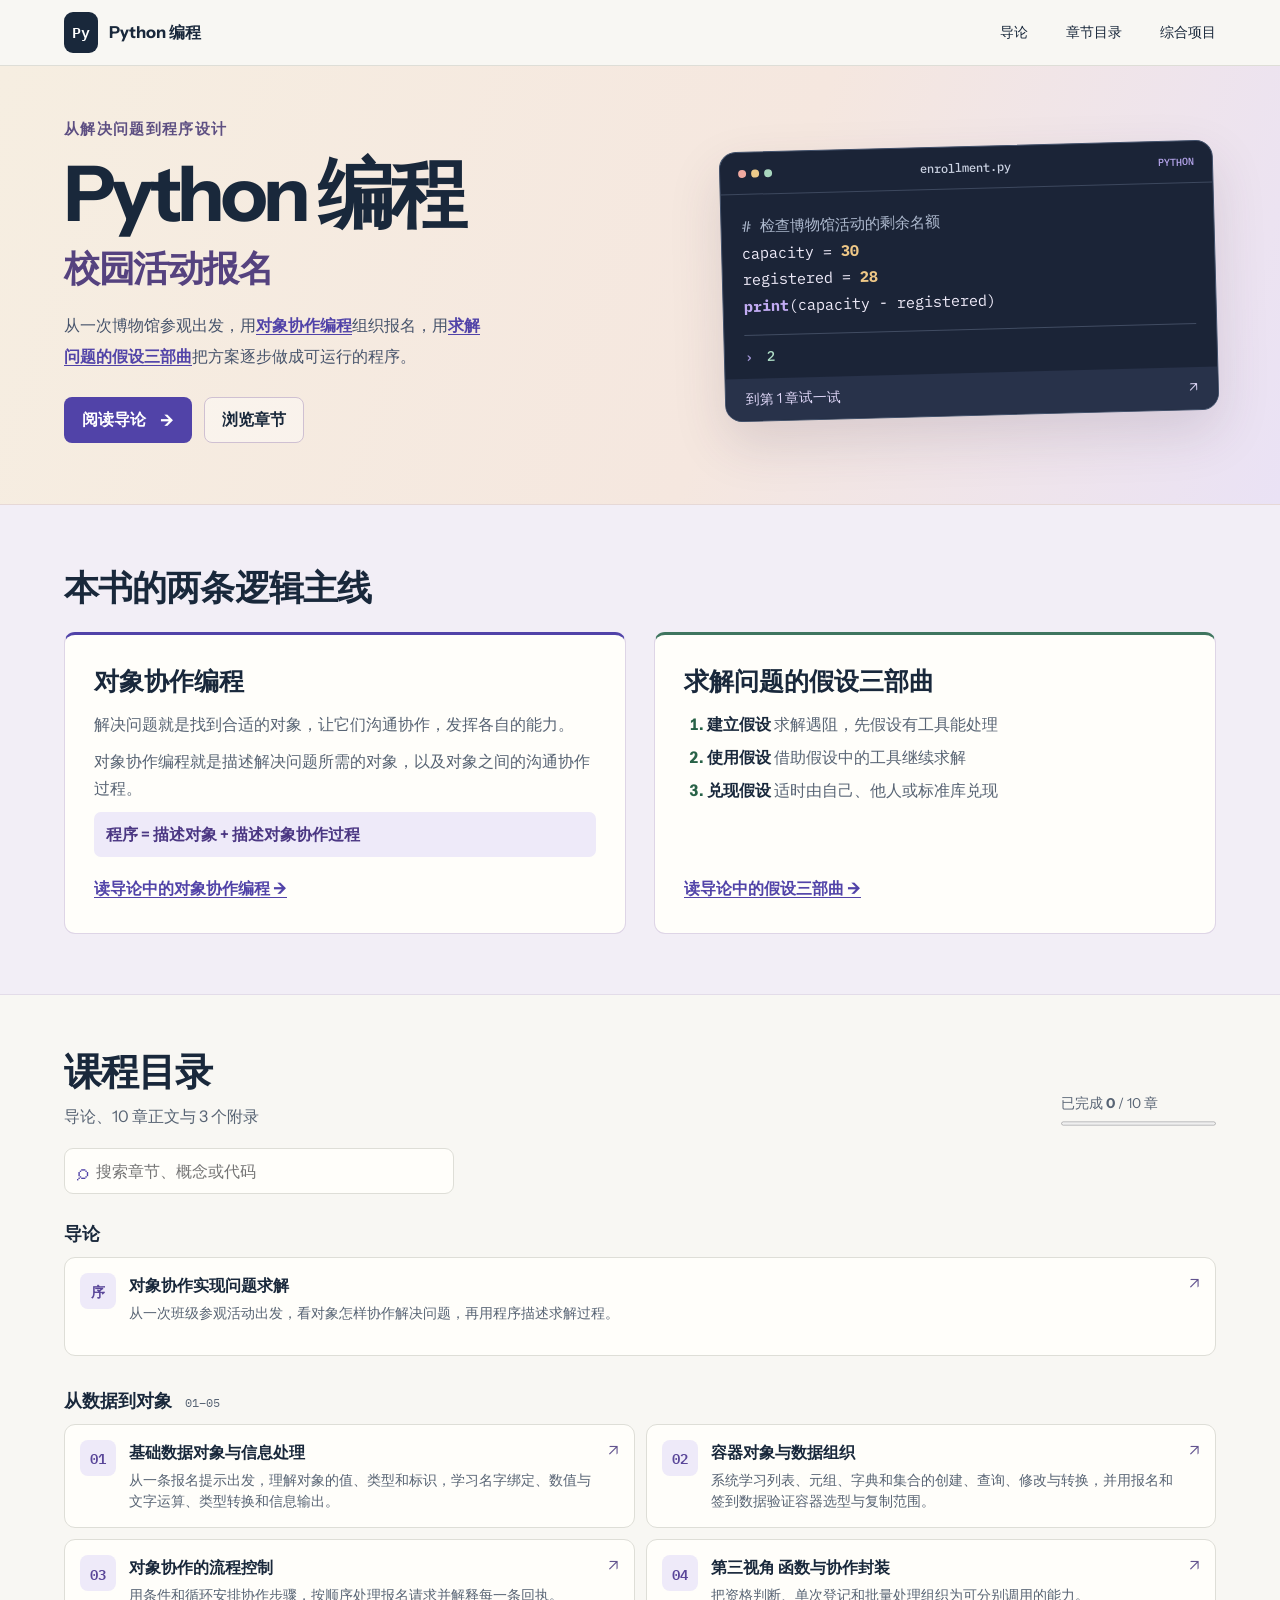
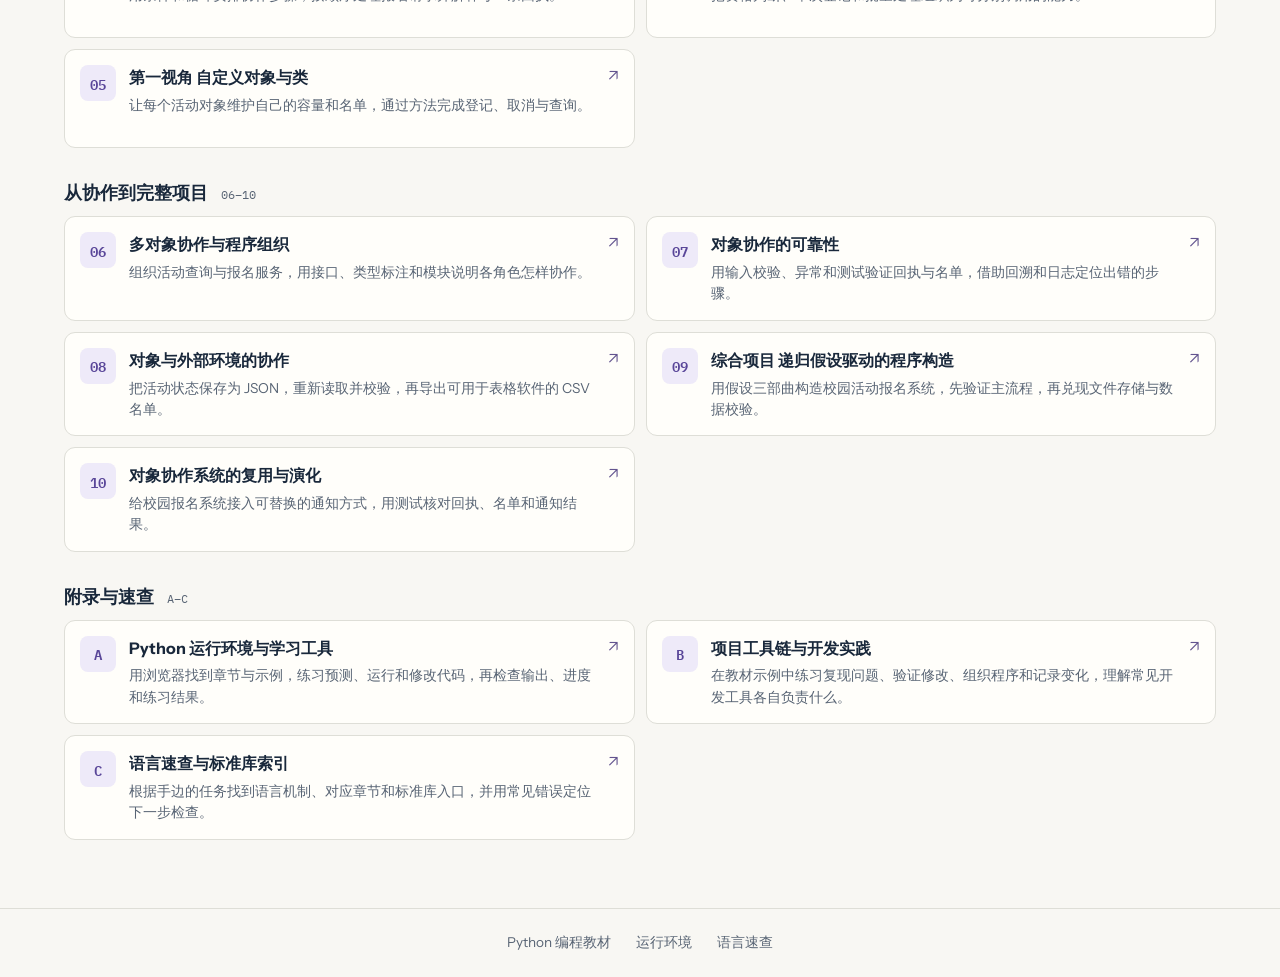
<file: docs/index.html>
<!doctype html>
<html lang="zh-CN">
<head>
<meta charset="utf-8">
<meta name="viewport" content="width=device-width, initial-scale=1">
<meta name="color-scheme" content="light">
<meta name="description" content="以对象协作和假设三部曲为主线的 Python 编程教材。">
<title>Python 编程 · 从解决问题到程序设计</title>
<link rel="stylesheet" href="assets/style.css?v=271b14c33aec">
<script src="assets/site.js?v=3370553bec6f" defer></script>
</head>
<body class="home">
<a class="skip" href="#main">跳到正文</a>
<header class="topbar"><div class="top-inner">
<a class="brand" href="index.html"><span aria-hidden="true">Py</span> Python 编程</a>
<nav aria-label="主导航"><a href="chapter-00.html">导论</a><a href="index.html#catalog">章节目录</a><a href="chapter-09.html">综合项目</a></nav>
</div></header>

<main id="main">
<section class="hero">
 <div class="home-width hero-grid">
  <div>
   <p class="eyebrow">从解决问题到程序设计</p>
   <h1>Python 编程<span>校园活动报名</span></h1>
   <p class="hero-summary">从一次博物馆参观出发，用<a href="#object-collaboration">对象协作编程</a>组织报名，用<a href="#assumption-trilogy">求解问题的假设三部曲</a>把方案逐步做成可运行的程序。</p>
   <div class="hero-links"><a class="primary" href="chapter-00.html" data-resume>阅读导论 <span>→</span></a>
   <a class="secondary" href="#catalog">浏览章节</a></div>
  </div>
  <div class="terminal" aria-label="计算剩余名额的 Python 示例">
   <div class="terminal-bar"><span class="lights" aria-hidden="true"><i></i><i></i><i></i></span><span>enrollment.py</span><span>PYTHON</span></div>
   <div class="terminal-code"><pre><code><span class="code-comment"># 检查博物馆活动的剩余名额</span>
capacity = <b>30</b>
registered = <b>28</b>
<strong>print</strong>(capacity - registered)</code></pre>
   <div class="terminal-output"><span>›</span> 2</div></div>
   <a href="chapter-01.html#first-run">到第 1 章试一试 <span>↗</span></a>
  </div>
 </div>
</section>
<section class="home-methods" aria-labelledby="methods-title">
 <div class="home-width">
  <h2 id="methods-title">本书的两条逻辑主线</h2>
  <div class="methods-grid">
   <article class="method-card" id="object-collaboration">
    <h3>对象协作编程</h3>
    <p>解决问题就是找到合适的对象，让它们沟通协作，发挥各自的能力。</p>
    <p>对象协作编程就是描述解决问题所需的对象，以及对象之间的沟通协作过程。</p>
    <p class="method-formula">程序 = 描述对象 + 描述对象协作过程</p>
    <a class="method-link" href="chapter-00.html#section-2">读导论中的对象协作编程 <span aria-hidden="true">→</span></a>
   </article>
   <article class="method-card method-card-assumptions" id="assumption-trilogy">
    <h3>求解问题的假设三部曲</h3>
    <ol class="method-steps">
     <li><strong>建立假设</strong> 求解遇阻，先假设有工具能处理</li>
     <li><strong>使用假设</strong> 借助假设中的工具继续求解</li>
     <li><strong>兑现假设</strong> 适时由自己、他人或标准库兑现</li>
    </ol>
    <a class="method-link" href="chapter-00.html#section-3">读导论中的假设三部曲 <span aria-hidden="true">→</span></a>
   </article>
  </div>
 </div>
</section>
<section class="home-width catalog" id="catalog">
 <header class="catalog-head"><div><h2>课程目录</h2><p>导论、10 章正文与 3 个附录</p></div>
 <div class="progress" hidden><label for="course-progress">已完成 <b data-count>0</b> / 10 章</label>
 <progress id="course-progress" value="0" max="10"></progress></div></header>
 <label class="search" hidden><span aria-hidden="true">⌕</span><input type="search" placeholder="搜索章节、概念或代码" aria-label="搜索章节、概念或代码"></label>
 <p data-search-status role="status" hidden></p>
 <section class="catalog-group"><h3>导论</h3>
<a class="chapter-card" href="chapter-00.html" data-search="导论 对象协作实现问题求解 从一次班级参观活动出发，看对象怎样协作解决问题，再用程序描述求解过程。  ## 0.1 一次班级参观活动  班级准备组织 30 名同学参观博物馆。大家要在预约时段到馆，参观结束后一起返程。  ### 参与任务的对象集合  这件事需要同学、组织者、博物馆，也需要运输方、车辆和驾驶员。同学确认是否参加，博物馆提供参观时段，运输方和驾驶员负责接送。把完成这项任务所需的对象放在一起，就得到这次参观的对象集合。  ### 组织参观的协作过程  组织者向同学确认人数，与博物馆约定参观时段，再用人数和时段请运输方安排接送。车辆和时间确认后，组织者通知同学集合，驾驶员按约定接送，博物馆按预约接待。前一步确认的信息成为后一步行动的依据，各方就能把参观活动办成。  ### 用同一个视角看日常任务  | 要办成的事 | 对象集合 | 对象协作过程 | | --- | --- | --- | | 小组汇报 | 负责查资料、整理材料和汇报的同学 | 查到的资料交给负责整理的同学，整理成提纲后由汇报人讲解 | | 订一份外卖 | 顾客、餐馆、配送员 | 顾客下单，餐馆按订单备餐，配送员取餐后交给顾客 | | 到图书馆借书 | 读者、图书、图书管理员 | 读者选书后交给管理员，管理员登记借阅并告知归还日期 |  从求解问题的角度看，可以先根据目标找到合适的对象，再安排它们沟通协作，发挥各自的能力。找到的对象构成对象集合，它们交换信息、接手工作并交出结果的方式构成对象协作过程。  ```text 求解方案 = 对象集合 + 对象协作过程 ```  ## 0.2 对象协作编程模型  要把求解方案写成计算机能执行的程序，就要描述对象集合和对象协作过程。以办理报名为例，程序需要描述活动、报名名单和一条带学号的请求。活动有容量，名单保存已确认参加的同学，出发前还可以用它点名。  程序还要描述对象怎样配合。收到请求后，先用学号查名单，再检查活动名额。符合条件时更新名单，最后交回报名结果。本书把这种写法称为对象协作编程模型。  ```text 程序 = 描述对象 + 描述对象协作过程 ```  ### 第一视角 从对象自身描述行为  从驾驶员的角度，可以把接送写成一个任务。四个编号步骤都属于这个任务。每个步骤的具体工作再缩进一级，异常反馈则属于执行接送时的条件分支。  ```text 任务：按约定完成乘客接送     1. 输入         1.1 接收集合地点、目的地、接送时间和乘客名单。     2. 处理：准备接送         2.1 检查车辆，确认行驶路线。     3. 处理：执行接送         3.1 按约定的时间和路线接送乘客。         3.2 如果途中出现异常：             3.2.1 及时向组织者反馈情况。     4. 输出结果         4.1 向组织者报告接送是否完成。 ```  这种从对象本身出发的描述叫第一视角。它关注对象收到哪些信息、怎样完成职责、交出什么结果。  ### 第三视角 从外部组织协作  从整个活动的角度，可以这样安排驾驶员、参加者和博物馆之间的配合。  ```text 任务：组织班级参观博物馆     1. 输入         1.1 收集同学的报名信息，取得场馆可预约时段。     2. 处理：确认车辆和参观时段         2.1 汇总报名名单，按人数向运输方查询座位。         2.2 如果座位不足，调整用车安排，再核对座位。         2.3 确认接送时间后，向博物馆确认预约。     3. 处理：通知并执行行程         3.1 向参加者通知集合时间和地点。         3.2 出发前按名单点名，请驾驶员按约定接送。         3.3 完成参观后再次点名，组织返程。     4. 输出结果         4.1 向班级报告参观和返程的完成情况。 ```  这种从外部使用对象能力、安排多个对象共同完成任务的描述叫第三视角。组织者需要知道驾驶员能否按时接送，以及如何取得确认。驾驶员则需要知道怎样完成接送。两种视角共同说明一项工作怎样办成。  ### 两种视角怎样对接  当组织者发出接送请求，整体安排只需说明交给驾驶员哪些信息、何时能得到确认。驾驶员负责检查车况、选择路线、报告完成情况。这两部分以同一项约定衔接。以后更换驾驶员，只要仍按同一约定提供接送和反馈，原来的活动安排就可以继续使用。  对象自身可以负责检查与自己有关的条件。例如，车辆的座位数由运输方确认。涉及多项条件的取舍则由组织者完成，例如比较预约时段、可用车辆和参加者的集合时间。看到一项工作时，可以先问它只涉及一个角色的职责，还是需要把几个角色的结果接起来。  ## 0.3 假设三部曲  遇到一项暂时缺少的能力，只要眼下还用不到真实结果，就可以先大胆假设它可用。说清它会交回什么，再把预期结果交给后续步骤，先完成整体方案。等到需要真实结果时，再兑现假设。  ### 先排出参观日程  班级已经约好参观时段，车辆还没订好。组织者可以先用暂定的接送时间排日程，其他准备工作也就可以开始了。  ```text 任务：拟定班级参观日程     1. 输入：报名人数、场馆预约时段和用车要求。     2. 处理：先拟定日程         2.1 建立假设：能取得符合要求的接送服务，             并得到发车、到馆和返程时间。         2.2 使用假设：用暂定的发车时间安排集合，             再把到馆和返程时间与预约时段衔接，排出参观日程。     3. 处理：发正式通知前兑现假设         3.1 与运输方确认车辆和实际接送时间。         3.2 按确认的时间核对日程，必要时调整。     4. 输出结果：已确认的参观日程和接送安排。 ```  程序设计中的兑现也有几种做法。可以自己实现所需能力，请别人按约定实现，或使用语言及现有程序库提供的功能。无论用哪种做法，都要检查实际结果是否符合约定。  ### 什么时候应当兑现  “能得到合适的接送安排”是一个起点。把它写成可以检验的假设，还需要说明要提供什么条件、会交回什么信息。在这个例子里，提供报名人数和预约时段，得到暂定的发车、到馆和返程时间。用这些具体结果就能继续排出集合与参观日程。  日程草案允许暂定时间。准备发正式通知时，参加者将按通知行动，这时应拿到实际接送安排。如果运输方给出的到馆时间晚于预约时间，组织者就要重排日程，再决定是否能发布通知。程序也可以先用可预期的数据检查主流程，在结果需要保存或对外使用前验证真实的实现。  ### 兑现遇到新困难时再用一次三部曲  在步骤 3.1 确认用车时，如果一辆车坐不下全班、需要分乘两辆车，组织者就多了一项工作。可以把乘车分组作为子任务，用同样的方法处理。  ```text 子任务：确定乘车分组（步骤 3.1）     3.1.1 建立假设：能按车辆座位数，为两辆车各取得一份乘车名单。     3.1.2 使用假设：用两份暂定名单，分别拟定各车的接送安排。     3.1.3 兑现假设：分配乘客并核对座位，把确认的分组交回用车任务。 ```  分组落实后，组织者就能继续确认接送安排，再用确认的时间核对参观日程。把同一套方法用到子任务上，就是递归使用假设三部曲。  ## 0.4 用两条线索理解程序构造  对象协作模型帮助我们确定需要哪些对象、它们各自做什么，以及工作怎样衔接。假设三部曲帮助我们在某项能力暂时缺少时继续设计，并在适当的时候补上它。  在报名系统里，可以先约定能读到活动容量和报名名单，用这两项信息设计名额检查与登记流程。等到要处理真实记录时，可以借助 Python 标准库读取文件，再按约定交回数据。第 9 章会演示这个过程。  递归使用假设三部曲发生在设计过程中。递归函数则是运行中的函数再次调用自身。报名系统可以用前一种方式设计，再用普通调用和循环实现。  还可以用一条具体情形检查设计。例如，名单只剩一个名额，两条请求先后到达。第一条结果应当更新名单，第二条则要依据更新后的名单判断。能说出每一步取得什么、修改什么、交出什么，就可以进一步选用合适的语言机制。  ## 0.5 从描述需要出发认识 Python 的语言功能  ### 描述对象 从一个数据到一种角色  最先遇到的需要是表达信息。参加人数、票价、活动名称和报名是否成功具有不同含义。Python 提供整数、浮点数、布尔值和字符串来表示这些信息，也提供一种专门的值表示某项信息缺失。给对象绑定名字，便于在后续步骤中引用它。  记录多起来，就要把对象组织起来。列表适合按顺序保存名单，元组可以把固定的一组值放在一起，字典可以按学号查找成绩，集合便于判断成员和去重。选择哪种容器，取决于信息之间的关系和需要进行的操作。  活动、课程或订单有自己的状态和职责。Python 可以用类定义这类对象，用属性保存信息，用方法描述对象自身的行为。更大的结构由多个对象组合而成，例如订单包含多个商品条目。几个名字也可以指向同一个对象。理解这一点，有助于判断一处修改会怎样影响使用同一对象的其他地方。  ### 描述协作 从一次操作到完整流程  最简单的协作是取得信息、进行计算、请求某项工作，再使用它的结果。Python 用表达式和运算符描述计算，用属性访问和方法调用使用对象的信息与行为。普通函数可以从外部处理信息或组织多个对象协作。  任务遇到不同情形，就需要条件判断。比如报名已满时应拒绝新申请。任务要对一批对象重复处理，就需要循环和迭代。比如逐个核对名单。资格检查、费用结算和通知生成等工作会在多处用到，可以把它们写成独立的函数，约定接收什么、交回什么。  ### 组织、检验并扩展协作  对象和函数逐渐增多时，可以用模块和包组织相关能力，用接口约定说明各部分怎样配合。输入有误、文件打不开或外部服务暂时不可用时，可以用异常处理规定失败时的行为，再借助测试、调试和日志检验结果。文件读写、资源管理和数据交换格式则让程序能够与外部环境交换信息。  需要更换通知方式或增加活动类型时，可以用组合、继承、多态或协议复用和替换能力。需要同时等待多个外部操作时，还可以学习异步协作。各章会在出现相应需求后逐步引入这些工具。下面的章节安排把这些需求、语言机制和学习任务对应起来。  ### 从任务推导需要使用的工具  | 求解时的问题 | 需要表达的内容 | 教材中学习的能力 | | --- | --- | --- | | 数据有哪些，彼此是什么关系 | 单个量、顺序、按编号查找、成员关系 | 基础对象、名字、容器 | | 一条请求该怎么处理 | 先做什么，满足条件后做什么，何时结束 | 表达式、条件、循环 | | 哪些工作在别处也会用到 | 一项独立能力的输入、输出和影响 | 普通函数 | | 谁负责维持某项状态 | 对象应记住的信息及允许的修改 | 类、属性和方法 | | 几个对象怎样一起完成工作 | 请求内容、结果与失败行为 | 接口、模块、异常和测试 | | 关闭程序以后如何继续 | 外部记录的格式、读取及恢复规则 | 路径、文件和资源管理 | | 如何验证并更换某项能力 | 不同实现共同遵守的行为 | 综合项目、组合、协议和异步协作 |  这些问题可以反复出现。一个处理文本的短程序可能只要基础对象和函数。一个要保存名单、重新打开并发送通知的系统，还需要明确状态、资源和失败发生在哪里。任务的变化决定要增加哪些工具。  ## 0.6 怎样沿着这条线索学习  每章先提出一项实际任务，尝试用已有知识处理，找出还缺少的描述能力，再学习相应的 Python 功能，最后实现并检验结果。已有条件足以解决时，可以直接做。遇到暂时无法实现的能力，从第 1 章起就可以用假设三部曲推进。  校园活动报名是全书的贯穿案例。成绩统计、文本处理和费用结算等短案例帮助读者把同一种方法用到其他问题。阅读时，可以先用自然语言说出有哪些对象、各自负责什么、怎样传递信息，再看 Python 如何表达这些步骤。  ### 沿同一份任务练到独立交付  | 学习阶段 | 动手完成的事 | 怎样确认自己学会了 | | --- | --- | --- | | 第 1–2 章 | 改一行报名人数，再试着选择和修改容器 | 能先预测输出，并解释改动影响了哪份数据 | | 第 3–4 章 | 跟踪一批请求，再把资格判断写成函数 | 回执顺序与最终名单都符合预期 | | 第 5–6 章 | 让活动各自维护名单，再接好目录和报名服务 | 同一个学号可在两场活动分别登记，查询失败时有明确回执 | | 第 7–8 章 | 让测试先暴露问题，再修复判断或保存流程 | 除了回执，还能核对失败前后的名单或文件 | | 第 9–10 章 | 自己实现余量查询和一种通知方式 | 按验收条件检查新功能、原报名规则与失败后的状态 |  ### 用一组结果检验自己的理解  先读案例里的任务和预期结果。中段讲到一个机制时，可以在独立例子里先预测输出，再在网页上运行。试着每次只改一个输入，观察是对象、状态、还是执行路径发生了变化。最后回到案例，解释为什么选用了这些对象和操作。  例如，学习“名额检查”时，可以分别想象只剩一个名额、没有名额和同一人再次报名。先写出预期回执和名单，再与示例结果核对。以后遇到借阅或预约任务，也可以照这个方式列出几种情形，看看已有的解法哪些能够直接使用。  ## 全书章节结构与教学安排  前两章表示和组织数据，第 3、4 章安排流程并封装处理能力，第 5、6 章构造对象并组织系统，第 7、8 章检验协作并使用外部资源，第 9、10 章完成和扩展一个综合项目。  ### 从数据到独立处理能力  - [第 1 章 基础数据对象与信息处理](01.md)。认识基础对象、名字绑定、运算和信息输出。用活动名称、人数和票价计算费用与剩余名额，生成一条报名提示。 - [第 2 章 容器对象与数据组织](02.md)。比较列表、元组、字典和集合的用途，理解引用、可变性与复制。为报名名单和活动配置选用合适的容器，验证修改时会影响哪些数据。 - [第 3 章 对象协作的流程控制](03.md)。用条件、循环和迭代表示协作步骤。批量处理报名请求，核对重复、满员和正常报名时的结果。 - [第 4 章 第三视角 函数与协作封装](04.md)。学习参数、返回值和函数作为对象的用法。把资格检查、单次登记与批量处理组织成可分别调用和检验的能力。  ### 从专属对象到可靠协作  - [第 5 章 第一视角 自定义对象与类](05.md)。学习类、实例、属性和方法。构造能维护容量与名单的活动对象，验证不同活动独立管理各自的状态。 - [第 6 章 多对象协作与程序组织](06.md)。学习对象组合、接口约定、类型标注和模块组织。划分活动、查询和报名服务的职责，并说明各部分如何交换信息。 - [第 7 章 对象协作的可靠性](07.md)。学习输入校验、异常、调试、测试和日志。为正常与失败情形编写检查，验证返回结果和报名状态。 - [第 8 章 对象与外部环境的协作](08.md)。学习路径、文件读写、资源管理及常见的数据交换格式。保存和恢复报名数据，并生成可在表格软件中打开的名单。  ### 构造并扩展完整系统  - [第 9 章 综合项目 递归假设驱动的程序构造](09.md)。明确目标与验收条件，先用内存中的记录验证主流程，再逐层兑现文件存储和数据检查的假设。交付能够运行和验证的校园活动报名系统。 - [第 10 章 对象协作系统的复用与演化](10.md)。学习用组合和协议替换能力，了解装饰器和异步协作。更换报名通知方式，再用测试检查原有报名规则。  按需查阅三个附录。第 1 章开始时可查[附录 A 运行环境与学习工具](A.md)。从函数和模块实践开始，可查[附录 B 项目工具链与开发实践](B.md)。遇到语言机制或标准库用法时，可查[附录 C 语言速查与标准库索引](C.md)。">
 <span class="chapter-num">序</span>
 <span class="chapter-info"><strong>对象协作实现问题求解</strong><span>从一次班级参观活动出发，看对象怎样协作解决问题，再用程序描述求解过程。</span></span>
 <span class="card-arrow" data-done="00" aria-hidden="true">↗</span>
</a></section>
<section class="catalog-group"><h3>从数据到对象 <small>01–05</small></h3><div>
<a class="chapter-card" href="chapter-01.html" data-search="第 1 章 基础数据对象与信息处理 从一条报名提示出发，理解对象的值、类型和标识，学习名字绑定、数值与文字运算、类型转换和信息输出。  ## 1.1 报名提示需要哪些信息  博物馆参观开放报名。活动最多容纳 30 人，目前有 28 人报名，每人门票 12.50 元。组织者要发布一条提示，让同学知道还剩几个名额，以及已报名同学的门票合计多少钱。  ```text 任务：生成活动报名提示     1. 输入         1.1 活动名称、容量、已报名人数和每人票价。     2. 处理         2.1 用容量减去已报名人数，得到剩余名额。         2.2 用已报名人数乘以每人票价，得到门票合计。         2.3 将名称、名额、金额和单位组织成一句话。     3. 输出         3.1 博物馆参观：剩余 2 个名额，门票合计 350.00 元。 ```  “28 人”和“学号 0028”看起来都有数字，却要做不同的工作。前者要参与计算，后者要保留原来的文字。票价要按分算清楚，输出时还要保留两位小数。把这些要求写清楚，才能为每项信息选择合适的对象和运算。  ### 先改一行，算出剩余名额  点击「运行代码」，核对剩余名额是否为 2。再把第二行的 28 改成 30，预测结果并运行。  ```python first-run capacity = 30 registered = 28 print(capacity - registered) ```  前两行给容量和已报名人数起了名字。第三行相减，`print(...)` 把结果显示在代码框下方。改成 30 后，输出应为 0。接下来再看这些名字怎样指向对象，以及数字和文字各能做什么。  ## 1.2 对象有值、类型和标识  ### 三个问题分别问什么  Python 用对象表示程序中的数据。整数、字符串和布尔值都是对象。理解一个对象，可以分别问它的值是什么、属于什么类型、与另一处引用是否指向同一个对象。  | 要问的问题 | Python 中的观察方法 | 例子 | | --- | --- | --- | | 它表示什么值 | 显示或比较值 | `42 == 42.0` 为真 | | 它是什么类型 | `type(value)` | `42` 是整数，`&quot;42&quot;` 是字符串 | | 两处是否指向同一个对象 | `a is b`，也可观察 `id()` | `second = first` 后两处引用同一个对象 |  `type()` 返回实际类型对象。`isinstance()` 可以判断某对象是否属于一个类型或该类型的子类。`True` 的实际类型是 `bool`。由于 `bool` 是 `int` 的子类，`isinstance(True, int)` 也为真。选择数据时仍可根据含义把真假和数量分开表达。  ```python print(type(42).__name__, type(&quot;42&quot;).__name__) print(type(1.5).__name__, type(True).__name__, type(None).__name__) print(&quot;True 属于布尔类型&quot;, isinstance(True, bool)) print(&quot;True 也满足整数类型检查&quot;, isinstance(True, int)) ```  ### 标识和相等的关系  `id(obj)` 返回表示对象标识的整数。对象存续时标识保持稳定，同时存在的不同对象有不同标识。对象的存续结束后，标识可能被复用。用 `is` 直接判断标识关系，用 `==` 比较值。  ```python whole = 42 approximate = 42.0 same_reference = whole  print(&quot;数值相等&quot;, whole == approximate) print(&quot;整数和浮点数是同一对象&quot;, whole is approximate) print(&quot;两处引用同一整数&quot;, whole is same_reference) print(&quot;三个标识&quot;, id(whole), id(approximate), id(same_reference)) ```  观察第一行和第二行，可以看到“值相等”与“同一个对象”是两个问题。标识的具体数字由运行环境决定，只需核对第一、第三个标识相同。判断空值时常写 `result is None`，因为 `None` 是用来表示缺失的那个单一对象。[Python 官方文档的数据模型](https://docs.python.org/3.12/reference/datamodel.html#objects-values-and-types)  ## 1.3 数值、布尔值和缺失值  ### 按需要选择基础类型  | 类型 | 写法 | 典型任务 | | --- | --- | --- | | 整数 `int` | `42`、`-7`、`1_000` | 计数、序号、以分或厘米为单位的量 | | 浮点数 `float` | `1.5`、`2.5e3` | 测量、比例、允许近似的小数 | | 复数 `complex` | `2 + 3j` | 同时包含实部和虚部的计算 | | 布尔值 `bool` | `True`、`False` | 记录一项条件是否成立 | | 字符串 `str` | `&quot;Python&quot;`、`&quot;0042&quot;` | 文字和需要保留原样的编码 | | 字节序列 `bytes` | `b&quot;OK&quot;` | 文件和通信中的原始字节 | | 空值类型 `NoneType` | `None` | 结果尚未取得、某项数据缺失 |  整数可以写成十进制，也可以用 `0b`、`0o`、`0x` 开头写成二进制、八进制和十六进制。下划线可以分隔数字，方便阅读。`2.5e3` 表示 `2.5` 乘以 10 的三次方，写法中有小数点或指数时，这里得到的是浮点数。  ```python print(&quot;四种写法表示相同的整数&quot;, 42, 0b101010, 0o52, 0x2A) print(&quot;大数按位分组&quot;, 1_000_000) print(&quot;科学计数法&quot;, 2.5e3, 1.25e-2)  z = 3 + 4j print(&quot;实部和虚部&quot;, z.real, z.imag) print(&quot;与共轭复数相乘&quot;, z * (3 - 4j)) print(&quot;复数的模&quot;, abs(z)) ```  实部和虚部可以分别读取。复数支持加减乘除、求模和相等比较。比较 `&lt;`、`&gt;` 需要一种大小顺序，Python 的复数没有这种运算。  ### 浮点数为何出现微小误差  许多十进制小数在二进制浮点数中只能近似表示。近似值相加后，显示结果也可能与十进制心算不同。测量题可以事先确定允许的误差，用标准库的 `math.isclose()` 比较近似值。固定精度的金额或长度可以统一换成整数单位，再做加减乘除。  ```python from math import isclose  result = 0.1 + 0.2 print(&quot;浮点结果&quot;, result) print(&quot;直接判等&quot;, result == 0.3) print(&quot;按误差判断&quot;, isclose(result, 0.3)) print(&quot;以厘米计算&quot;, 10 + 20) ```  最后一行把 0.1 米和 0.2 米分别表示成 10 厘米和 20 厘米，求得 30 厘米。输出时可以再写成 0.30 米。控制显示的小数位数只影响生成的文字，原来的浮点对象仍是近似值。[Python 官方教程的浮点数说明](https://docs.python.org/3.12/tutorial/floatingpoint.html)  ### 真假、零和缺失分别表示什么  数值零、空字符串和 `None` 都可以在真假判断中被当作假，含义仍然不同。零可以是一条已取得的读数，空字符串可能是用户交来的空文本，`None` 可以表示还没有取得读数。字符串 `&quot;False&quot;` 和 `&quot;0&quot;` 含有字符，用 `bool()` 检查都为真。  ```python reading = 0 unmeasured = None  print(&quot;零与缺失的真值&quot;, bool(reading), bool(unmeasured)) print(&quot;零是否缺失&quot;, reading is None) print(&quot;未测量是否缺失&quot;, unmeasured is None) print(&quot;文字是否为空&quot;, bool(&quot;&quot;), bool(&quot;0&quot;), bool(&quot;False&quot;)) ```  如果题目要判断是否取得读数，应检查是否为 `None`。如果题目要判断读数是否大于零，应写数值比较。先用自然语言分清两项任务，再选表达式。  ## 1.4 字符串与字节序列  ### 用字符串表示文字  单引号和双引号都能写字符串。可以用一种引号包住含有另一种引号的文字，用反斜线写换行 `\n`、制表 `\t`、反斜线 `\\` 等字符。字符串有顺序，支持 `len()`、下标、切片和成员判断。  ```python label = &quot;站点：东站&quot; note = &#x27;他说：&quot;已完成。&quot;&#x27; lines = &quot;第一行\n第二行&quot;  print(&quot;字符数&quot;, len(label)) print(&quot;首尾字符&quot;, label[0], label[-1]) print(&quot;末尾的站名&quot;, label[-2:]) print(&quot;包含站名&quot;, &quot;东站&quot; in label) print(note) print(lines) ```  下标从 0 开始，负下标从末尾数。字符串的切片交出相应的文字片段。`&quot;东站&quot; in label` 查找的是连续的子串。字符串是不可变对象，若要更换其中的文字，可以用 `replace()` 生成替换后的结果。第 2 章会进一步解释序列的共同操作。  ### 字节和文字通过编码转换  `str` 处理文字，`bytes` 处理字节。把文字编码为字节时，要指定编码。接收字节后，用相同的编码解读，才有可能还原原来的文字。`b&quot;OK&quot;` 可以直接写出常见 ASCII 字节，汉字通常用 `encode()` 得到字节序列。  ```python text = &quot;东站&quot; data = text.encode(&quot;utf-8&quot;) print(&quot;文字的长度&quot;, len(text)) print(&quot;UTF-8 的字节数&quot;, len(data)) print(&quot;首字节的整数值&quot;, data[0]) print(&quot;还原文字&quot;, data.decode(&quot;utf-8&quot;)) ```  “东站”是两个字符。在 UTF-8 中，这两个字符共占六个字节。对字节序列做下标访问，会得到一个 0 到 255 的整数。第 8 章会用同样的编码知识读写文本文件。[Python 官方文档的文本与二进制序列](https://docs.python.org/3.12/library/stdtypes.html#text-sequence-type-str)  ## 1.5 名字怎样指向对象  ### 先求右边，再绑定左边  执行 `number = 7` 时，Python 先取得右边表示的对象，再让左边的名字引用它。`previous = number` 让两个名字暂时引用同一个对象。执行 `number = number + 1` 时，先用旧值求和，再把 `number` 重新绑定到结果。  ```python number = 7 previous = number print(&quot;初始时共享引用&quot;, number is previous)  number = number + 1 print(&quot;原来的值&quot;, previous) print(&quot;当前的值&quot;, number) print(&quot;现在共享引用&quot;, number is previous) ```  `previous` 仍指向 7。对整数而言，`number += 1` 同样计算结果并重新绑定。第 2 章会比较列表遇到 `+=` 时的行为。一个名字也可以先后指向不同类型的对象，`value = 7` 和 `value = &quot;7&quot;` 使用的是同一个名字，读到的值和可用的运算已经不同。  ### 名字应表达用途和单位  名字可以由字母、数字和下划线等合法字符组成，首字符不能是数字。大小写有区别，`Count` 和 `count` 是两个名字。`if`、`for` 等关键字有固定的语言用途。平时可以用小写单词和下划线连接，`distance_cm` 表示以厘米为单位的距离，`has_reading` 表示是否取得读数。  ```python distance_cm = 125 distance_m = distance_cm / 100 raw_code = &quot;0042&quot;  print(&quot;数值和单位&quot;, distance_cm, distance_m) print(&quot;编号保留原样&quot;, raw_code) ```  名字说明意图，类型由所引用的对象决定。给名字带上单位，有助于发现“以厘米计的距离”和“以米计的距离”混在同一个算式里的问题。  ## 1.6 表达式怎样计算出新对象  ### 算术运算和结果类型  表达式可以是一个字面量、一个名字，也可以由访问、调用和运算组成。每次求值会得到一个结果。例如，`10 - 3` 得到整数，`len(&quot;Python&quot;)` 得到文字的长度，`int(&quot;7&quot;)` 把数字文本转成整数。  | 运算 | 写法 | 结果或用途 | | --- | --- | --- | | 加减乘 | `7 + 2`、`7 - 2`、`7 * 2` | 两个整数得到整数 | | 真除法 | `7 / 2` | 整数相除也得到浮点数 `3.5` | | 向下取整除法 | `7 // 2` | 取不大于商的整数，这里为 `3` | | 余数 | `7 % 2` | 与整除配对，这里为 `1` | | 乘方 | `2 ** 3` | 求 2 的三次方 | | 一元符号 | `-value` | 取得相反数 |  对于整数 `a` 和非零整数 `b`，有 `a == (a // b) * b + a % b`。所以 `-7 // 2` 为 `-4`，余数是 `1`。这与把 `-3.5` 直接转成整数时向零截断不同。`divmod(a, b)` 可以同时取得商和余数。  ```python print(&quot;普通除法、整除、取余&quot;, 7 / 2, 7 // 2, 7 % 2) print(&quot;负数的整除和取余&quot;, -7 // 2, -7 % 2) print(&quot;同时取得商和余数&quot;, divmod(-7, 2)) print(&quot;向零截断&quot;, int(-3.5)) print(&quot;整数与浮点数相加&quot;, 2 + 1.5) ```  整数和浮点数混合做常见算术时会得到浮点数。例如 `2 + 1.5` 得到 `3.5`。`//` 的“取整”描述的是数值，包含浮点数时结果仍可为浮点数，例如 `7.0 // 2` 为 `3.0`。  ### 用优先级和括号说明分组  乘除、整除和取余优先于加减，乘方比乘除更早结合。连续乘方从右边结合。`-2 ** 2` 会先计算乘方，再取相反数。需要对负数底数乘方时写 `(-2) ** 2`。  ```python print(&quot;先乘后加&quot;, 2 + 3 * 4) print(&quot;改变分组&quot;, (2 + 3) * 4) print(&quot;连续乘方&quot;, 2 ** 3 ** 2) print(&quot;符号的位置&quot;, -2 ** 2, (-2) ** 2) ```  前两行得到 14 和 20，最后一行得到 -4 和 4。读长表达式时，可以把某一部分的结果先交给有意义的名字，再写下一步。这样读者容易看出每次运算在解决什么问题。[Python 官方文档的运算优先级](https://docs.python.org/3.12/reference/expressions.html#operator-precedence)  ### 用整数的位保存标志  整数还支持按位运算。`&amp;` 在对应位都为 1 时保留 1，`|` 在至少一位为 1 时保留 1，`^` 在两位不同时保留 1。`&lt;&lt;`、`&gt;&gt;` 移动二进制位，`~` 按位取反。比如用第一个二进制位表示可读，用第三个位表示可导出，可以在一个整数中同时记录两项权限。  ```python can_read = 0b001 can_edit = 0b010 can_export = 0b100  permissions = can_read | can_export print(&quot;组合后的二进制&quot;, bin(permissions)) print(&quot;可读&quot;, (permissions &amp; can_read) != 0) print(&quot;可编辑&quot;, (permissions &amp; can_edit) != 0) print(&quot;去掉可导出标志后的位&quot;, bin(permissions ^ can_export)) ```  最后一行用异或翻转已打开的导出位。如果不确定原位的状态，可以用 `permissions &amp; ~can_export` 清除该位。普通真假判断用 `and`、`or` 和 `not`，接下来会说明它们怎样求值。  ## 1.7 比较、真假和短路  ### 先分清在比较什么  | 需要判断 | 写法举例 | 结果 | | --- | --- | --- | | 值是否相等 | `amount == 42`、`amount != 42` | 按对象支持的相等规则比较 | | 是否在范围内 | `0 &lt;= score &lt;= 100` | 同时满足两边的比较 | | 是否是同一个对象 | `result is None`、`result is not None` | 比较标识 | | 是否包含一段文字 | `&quot;东站&quot; in title` | 查找子串 | | 多个条件怎样结合 | `ready and score &gt;= 60` | 先检查左侧，再决定是否检查右侧 |  整数和浮点数可以按数值比较。文字和数字比较相等时按各自的类型规则处理，`&quot;42&quot; == 42` 为假。字符串之间按字符顺序逐项比较，因此 `&quot;100&quot; &lt; &quot;20&quot;` 为真。若要按数值比较，从文本取得的数据需要先转换。  ```python score = 85  print(&quot;分数在范围内&quot;, 0 &lt;= score &lt;= 100) print(&quot;是否合格&quot;, score &gt;= 60) print(&quot;按字符比较&quot;, &quot;100&quot; &lt; &quot;20&quot;) print(&quot;按数值比较&quot;, int(&quot;100&quot;) &lt; int(&quot;20&quot;)) ```  ### and、or 和 not 怎样求值  `not x` 把 `x` 的真值反过来，得到布尔对象。`a and b` 在 `a` 为假时直接交出 `a`，否则求出并交出 `b`。`a or b` 在 `a` 为真时直接交出 `a`，否则求出并交出 `b`。能从左侧决定结果时，右侧就不再求值，这叫短路。  ```python reading = None print(&quot;取得正数读数&quot;, reading is not None and reading &gt; 0)  label = &quot;&quot; print(&quot;空标题使用默认文字&quot;, label or &quot;未命名&quot;) print(&quot;零也会触发 or 的右侧&quot;, 0 or 100) print(&quot;空标题的取反&quot;, not label) ```  第一行先确认读数存在，才会做大小比较。第二行用非空标题作为优先选择，标题为空时交出默认文字。零是有效值时，应根据是否缺失来选择默认值，例如检查 `reading is None`。优先级按比较和成员判断、`not`、`and`、`or` 的顺序，混合使用时可以用括号写清分组。  ## 1.8 文字处理与类型转换  ### 从一份文本得到可用的值  文本即使看起来像数字，仍然是字符串。先确认下一步需要哪种对象，再用相应的转换。整数转换要有整数字符串，带小数点的文本可以先用 `float()` 读成浮点数。对浮点数用 `int()` 会截去小数部分，是否允许丢掉小数要由任务决定。  | 操作 | 结果 | 常见边界 | | --- | --- | --- | | `int(&quot;42&quot;)` | 整数 `42` | `int(&quot;4.2&quot;)` 报 `ValueError` | | `int(-4.2)` | 整数 `-4` | 向零截断 | | `float(&quot;4.2&quot;)` | 浮点数 `4.2` | `float(&quot;四点二&quot;)` 报 `ValueError` | | `str(42)` | 字符串 `&quot;42&quot;` | 结果用于显示和拼接 | | `bool(&quot;False&quot;)` | `True` | 非空文字为真 | | `int(&quot;2A&quot;, 16)` | 整数 `42` | 第二个参数指定进制 |  ```python raw_text = &quot; 0042 &quot; cleaned = raw_text.strip() number = int(cleaned)  print(&quot;保留编码&quot;, cleaned) print(&quot;用文字拼接&quot;, cleaned + &quot;1&quot;) print(&quot;作为整数计算&quot;, number + 1) print(&quot;把结果变回文字&quot;, str(number + 1) + &quot; 个&quot;) ```  `cleaned` 仍保留两个前导零。`int(cleaned)` 得到数量 42，用于计算。转换后如果还要保留原样，应让原文本和转换值分别拥有自己的名字。收到不符合约定的文本时，先确认格式，再检查转换后的数值范围。第 7 章会处理失败路径。  ### 清理、查找和替换文字  | 常用操作 | 用途 | | --- | --- | | `text.strip()` | 取得去掉首尾空白的文字 | | `text.lower()`、`text.upper()` | 取得相应大小写的文字 | | `text.startswith(prefix)`、`text.endswith(suffix)` | 检查开头或结尾 | | `text.replace(old, new)` | 取得替换后的文字 | | `text.split(separator)` | 按分隔符拆成几段 | | `separator.join(parts)` | 用分隔符连接几段文字 |  ```python raw = &quot;  East-03  &quot; cleaned = raw.strip() updated = cleaned.lower().replace(&quot;-&quot;, &quot;/&quot;) parts = updated.split(&quot;/&quot;)  print(&quot;原文字&quot;, repr(raw)) print(&quot;清理后的文字&quot;, cleaned) print(&quot;是否以 east 开头&quot;, updated.startswith(&quot;east&quot;)) print(&quot;拆分后的各段&quot;, parts) print(&quot;换一种分隔&quot;, &quot; · &quot;.join(parts)) ```  原来的字符串仍可通过 `raw` 取得。上例每一步把新文字交给后续步骤使用。`split()` 返回列表，第 2 章会讲怎样读取它的各项。`repr()` 显示引号和必要的转义字符，便于检查首尾空白或换行。  ## 1.9 让结果成为可读的信息  ### print 接收对象，负责写出文字  `print()` 会把对象转换成文字，默认写入标准输出。在本网站，运行结果显示在代码框下方。多个对象默认用空格分隔，每次输出默认以换行结束。用 `sep` 选择分隔文字，用 `end` 选择末尾内容。  ```python name = &quot;东站&quot; score = 85  print(name, score, sep=&quot;：&quot;) print(&quot;分数&quot;, end=&quot;：&quot;) print(score)  text = &quot;甲\n乙&quot; print(str(text)) print(repr(text)) ```  第一组输出用 `sep` 在名称和分数之间放入冒号。第二组用 `end` 让分数接在提示文字后面。`str(text)` 把换行作为正常文字输出，`repr(text)` 把换行显示成可以观察的转义形式。整理用户提示时用清楚的文字，排查文本格式时可以查看表示形式。  ### 用格式化字符串安排字段  引号前写 `f`，花括号中的表达式会求值。冒号后可以写格式，指定进制、补零、位数或对齐。得到的结果是字符串，可以先保存，之后再决定何时输出。  | 写法 | 显示结果 | 用途 | | --- | --- | --- | | `f&quot;{5:02d}&quot;` | `&quot;05&quot;` | 整数不足两位时补零 | | `f&quot;{2.5:.2f}&quot;` | `&quot;2.50&quot;` | 显示两位小数 | | `f&quot;{12500:,}&quot;` | `&quot;12,500&quot;` | 对长数字分组 | | `f&quot;{0.375:.1%}&quot;` | `&quot;37.5%&quot;` | 显示比例 | | `f&quot;{value!r}&quot;` | 采用 `repr(value)` | 检查输入原样 |  ```python measured = 2.3456 quantity = 5 line = f&quot;第 {quantity:02d} 条 · {measured:.2f} 米&quot;  print(line) print(&quot;仍可用原值计算&quot;, measured * 2) print(f&quot;合格比例 {3 / 8:.1%}&quot;) ```  第一行会显示 `2.35`，第二行仍用 `2.3456` 计算。可以先保留数值，在最后一步决定小数位数和单位。需要从输入取得文字时，真实程序也可以调用 `input()`。网页示例用可编辑的变量给出输入，修改赋值行即可重复试验。[Python 官方教程的输入与输出](https://docs.python.org/3.12/tutorial/inputoutput.html)  ## 1.10 回到案例 生成并核对报名提示  ### 选择类型并标明每步的结果  | 信息或中间结果 | 类型和单位 | 这样选择的原因 | | --- | --- | --- | | 活动名称 | 字符串 | 需要直接出现在通知里 | | 容量、已报名、剩余 | 整数，单位为人 | 计数及相减 | | 票价、门票合计 | 整数，单位为分 | 精确计算到分 | | 提示中的金额与整条消息 | 字符串 | 金额需要两位小数，通知需要带单位 |  先约定收到的数量已经核对，报名人数在零到容量之间，票价为非负整数分。每人 12.50 元写成 1250 分，先用人数乘票价得到合计分数，再将 100 分换算为 1 元。算出来的元数和剩余分数一起组成金额文字。  ```python activity = &quot;博物馆参观&quot; capacity = 30 registered = 28 ticket_cents = 1250  remaining = capacity - registered total_cents = registered * ticket_cents yuan = total_cents // 100 cents = total_cents % 100  amount = f&quot;{yuan}.{cents:02d}&quot; message = f&quot;{activity}：剩余 {remaining} 个名额，门票合计 {amount} 元。&quot; print(message) ```  `remaining` 为 2，`total_cents` 为 35000，`yuan` 为 350，`cents` 为 0。`:02d` 将 0 显示成 `00`，所以通知里的金额是 `350.00`。这几项可以分别检查。若金额文字不合预期，先确认合计分数，再检查换算和格式。  ### 用几组输入检查任务  | 容量、已报名、票价 | 剩余名额 | 门票合计 | | --- | --- | --- | | 30 人、28 人、1250 分 | 2 | 350.00 元 | | 30 人、0 人、1250 分 | 30 | 0.00 元 | | 32 人、31 人、980 分 | 1 | 303.80 元 | | 32 人、32 人、980 分 | 0 | 313.60 元 |  如果门票尚未报价，可以先假设会取得一个以分为单位的票价。拿到暂定票价后，按同样的乘法和换算生成一条测试提示。正式报价到来时，确认单位和计价规则，替换票价再核对结果。接下来若还要查到每位报名者是谁，就需要组织多条记录。[第 2 章 容器对象与数据组织](02.md)  ## 练习  - 修改案例的容量、已报名人数和票价，分别重现表中 31 人和满员的情况。逐步写出合计分数、元数和分数。 - 执行 `registered = 28`、`old_count = registered`、`registered += 1`，预测两个名字的值及 `old_count is registered` 的结果。 - 把输入 `&quot; 0075 &quot;` 同时作为编号和数量处理。输出原编号，再输出数量增加 1 的结果。解释需要保留哪两个对象。 - 将 `8 / 3`、`8 // 3`、`8 % 3` 用于“每盒装 3 支笔”的题目。指出哪个结果表示装满的盒数、哪个结果表示剩下的笔数。  :::answer 31 人合计 30380 分，拆成 303 元和 80 分。32 人合计 31360 分，拆成 313 元和 60 分。剩余名额依次为 1 和 0。 old_count 仍指向 28，registered 指向 29。两个对象的标识不同，is 返回 False。 先用 strip() 得到保留前导零的字符串 &quot;0075&quot;，再用 int() 得到数量 75。编号输出 0075，数量加一输出 76。 8 // 3 得到 2 个整盒，8 % 3 得到 2 支余量。8 / 3 得到近似的普通商。 :::  :::quiz 设 registered 为整数 28，estimate 为浮点数 28.0。哪一项正确？ 两者的值相等，并且指向同一个对象。 两者的值相等，分别指向不同的对象。 两者的值不相等。 2 整数 28 和浮点数 28.0 的数值相等，type 显示它们的类型不同，is 判断得到 False。 :::">
 <span class="chapter-num">01</span>
 <span class="chapter-info"><strong>基础数据对象与信息处理</strong><span>从一条报名提示出发，理解对象的值、类型和标识，学习名字绑定、数值与文字运算、类型转换和信息输出。</span></span>
 <span class="card-arrow" data-done="01" aria-hidden="true">↗</span>
</a>
<a class="chapter-card" href="chapter-02.html" data-search="第 2 章 容器对象与数据组织 系统学习列表、元组、字典和集合的创建、查询、修改与转换，并用报名和签到数据验证容器选型与复制范围。  ## 2.1 一次活动需要组织哪些数据  第 1 章用活动名称、容量和人数生成了一条报名提示。到了签到现场，组织者拿到的是一条条报名和签到记录。他们需要按学号查姓名，也要核对谁还没到。更新班级或活动配置时，还需要保留修改前的数据。  ```text 任务：整理活动报名与签到数据     1. 输入         1.1 活动名称、容量 30、出发地和目的地。         1.2 三条报名记录，学号为 S01、S02、S03。         1.3 签到顺序为 S02、S01、S02。     2. 处理         2.1 根据学号查询报名记录，计算剩余名额。         2.2 保留签到的先后和重复记录，核对已到与未到的报名者。         2.3 在修改容量和班级前保留旧数据，检查哪些内容会跟着变化。     3. 输出         3.1 S02 的姓名、剩余名额、原始签到顺序和未签到名单。         3.2 当前数据和旧数据的比较结果。 ```  按学号查人、按顺序回看记录、判断一个人是否到场，需要保留的数据关系各不相同。先从 Python 的容器类型入手，分别看每种关系怎样表示、查询和修改。  ## 2.2 容器按什么关系组织对象  ### 序列、映射和集合  容器本身也是对象，有类型和标识。容器通过引用组织其他对象。比如 `[&quot;蓝&quot;, &quot;绿&quot;]` 是一个列表对象，它的两个位置分别引用两个字符串对象。容器还可以引用其他容器，形成一条记录、一个表格或多层数据。  | 类型 | 创建举例 | 保存的关系 | 查找方式 | 原地修改 | | --- | --- | --- | --- | --- | | 列表 `list` | `[&quot;蓝&quot;, &quot;绿&quot;, &quot;蓝&quot;]` | 有先后顺序，值可以重复 | 按下标读取，或按值查找 | 可以 | | 元组 `tuple` | `(3, 4)` | 有先后顺序，各位置的引用固定 | 按下标读取，或按值查找 | 不能增删或替换位置 | | 字典 `dict` | `{&quot;x&quot;: 3, &quot;y&quot;: 4}` | 一个键对应一个值，键唯一 | 按键读取 | 可以 | | 集合 `set` | `{&quot;蓝&quot;, &quot;绿&quot;}` | 记录唯一成员 | 判断成员是否存在 | 可以 |  列表和元组属于序列，字符串、字节序列也支持下标和切片。字典属于映射，键可以是字符串、整数或其他可哈希对象。同样写成 `data[0]`，对字典表示“查找键 0”，对列表和元组表示“取得第一项”。集合用来回答归属、交集和差集等问题。集合的遍历顺序没有保证。  ### 四种容器的共同操作  | 操作 | 怎样理解 | | --- | --- | | `len(obj)` | 统计容器中的项。对字典是键值对的数量。 | | `x in obj`、`x not in obj` | 检查某项是否存在。对字典检查的是键。 | | `bool(obj)` | 空容器为假，非空容器为真。 | | `a == b` | 比较内容。两个列表或两个元组须等长且各位置的值相等。字典比较键值对，集合比较成员。 | | `a is b` | 检查两个引用是否指向同一个对象。 |  ```python colors = [&quot;蓝&quot;, &quot;绿&quot;, &quot;蓝&quot;] by_code = {0: &quot;绿&quot;, 1: &quot;蓝&quot;} unique_colors = {&quot;蓝&quot;, &quot;绿&quot;}  print(&quot;按位置取&quot;, colors[0]) print(&quot;按键取&quot;, by_code[0]) print(&quot;字典里查键&quot;, 0 in by_code, &quot;蓝&quot; in by_code) print(&quot;字典里查值&quot;, &quot;蓝&quot; in by_code.values()) print(&quot;项数&quot;, len(colors), len(by_code), len(unique_colors)) print(&quot;空容器的真值&quot;, bool([]), bool(()), bool({}), bool(set())) ```  四种容器都可以逐项取数据。序列按位置，字典默认交出键，集合交出成员。第 3 章会用循环读取它们。这里先弄清每次取到的是什么对象。  ## 2.3 序列的下标、切片与运算  ### 取一项和取一段  下标从 0 开始，`seq[0]` 取第一项，`seq[-1]` 从末尾取最后一项。单个下标超出范围会产生 `IndexError`。切片写成 `seq[start:stop:step]`，从起点按步长取值，终点位置不包含在内。步长省略时是 1，负步长表示往回取，步长为零会产生 `ValueError`。省略起点时从取值方向的第一项开始，省略终点时可以取到另一端。  下表用 `values = [12, 7, 18, 7, 10]` 演示这些写法。  | 写法 | 取得的值 | 取值规则 | | --- | --- | --- | | `values[1]` | `7` | 取下标为 1 的元素 | | `values[-1]` | `10` | 取最后一个元素 | | `values[1:4]` | `[7, 18, 7]` | 取下标 1、2、3 | | `values[:2]` | `[12, 7]` | 从开头取到下标 2 之前 | | `values[-2:]` | `[7, 10]` | 从倒数第二项取到末尾 | | `values[::2]` | `[12, 18, 10]` | 每隔一项取一个 | | `values[::-1]` | `[10, 7, 18, 7, 12]` | 从末尾逐项向前取 | | `values[4:10]` | `[10]` | 只取落在序列范围内的部分 |  `values[1]` 交出一个整数，`values[1:2]` 交出一个只含一项的列表。列表切片创建新的外层列表，所选元素仍来自原列表。对元组做同样的切片，结果是元组。  ### 查询、连接和重复  `count(x)` 统计值 `x` 出现了几次，找不到时返回 0。`index(x)` 返回首次出现的位置，找不到时产生 `ValueError`。对同类型的列表或元组，`+` 把两个序列连接，`*` 按次数重复其中的元素引用。含有可变元素时，重复引用可能造成几处同时变化，稍后会做实验。  ```python values = [12, 7, 18, 7, 10] print(&quot;一项与一段&quot;, values[1], values[1:2]) print(&quot;正向和反向切片&quot;, values[1:4], values[::-1]) print(&quot;出现次数与首个位置&quot;, values.count(7), values.index(7)) print(&quot;连接&quot;, values + [20]) print(&quot;重复&quot;, (&quot;上&quot;, &quot;下&quot;) * 2) print(&quot;汇总&quot;, min(values), max(values), sum(values)) print(&quot;原列表&quot;, values) ```  对数值序列可以求和。求最大值、最小值和排序时，参与比较的值需要能确定先后。两个同类型的列表或元组也可以按顺序比较，先遇到的不同元素决定结果。例如 `[1, 9] &lt; [2, 0]` 为真，因为第一项已经决定大小。[Python 官方文档的序列通用操作](https://docs.python.org/3.12/library/stdtypes.html#common-sequence-operations)  ## 2.4 列表 按顺序保存和修改  ### 创建列表并增加元素  用 `[]` 创建空列表，用 `[12, 7]` 创建带初始元素的列表。`list(...)` 可以把能逐项取值的对象转换为列表，例如 `list(&quot;ABC&quot;)` 得到三个字符组成的列表。一个列表可以存放不同类型的对象。后续需要对每项执行同类计算时，宜让元素具有相同用途并符合运算要求。  | 操作 | 对列表的影响 | | --- | --- | | `items.append(x)` | 把 `x` 作为一个元素加在末尾 | | `items.extend(values)` | 逐项取出 `values` 中的值并追加 | | `items.insert(i, x)` | 在指定位置之前插入一项 | | `items[i] = x` | 替换指定位置的引用 | | `items[i:j] = values` | 用一组元素替换一段，替换前后的长度可以不同 |  :::check 两份列表起初都是 `[&quot;蓝&quot;]`。一份用 `append([&quot;绿&quot;, &quot;黄&quot;])`，另一份用 `extend([&quot;绿&quot;, &quot;黄&quot;])`。刚完成这一步时，两份列表的长度分别是多少？ 2 和 3 3 和 2 都是 3 1 `append()` 把整个列表当作一项加入。`extend()` 会逐项加入两个字符串。再运行下面的示例，看看第二份列表随后怎样变化。 :::  ```python with_group = [&quot;蓝&quot;] with_group.append([&quot;绿&quot;, &quot;黄&quot;]) print(&quot;把一组当作一项&quot;, with_group, len(with_group))  flat = [&quot;蓝&quot;] flat.extend([&quot;绿&quot;, &quot;黄&quot;]) flat.insert(1, &quot;白&quot;) flat[1:3] = [&quot;紫&quot;] print(&quot;逐项加入后修改&quot;, flat, len(flat)) ```  第一份列表的第二项仍是列表，外层长度为 2。第二份列表在加入后有三个颜色，插入“白”后有四项，用一个元素替换中间两项后得到 `[&quot;蓝&quot;, &quot;紫&quot;, &quot;黄&quot;]`。看外层的元素形状，就能判断下一次下标访问会得到字符串还是列表。  ### 按位置或值删除  | 操作 | 删除依据 | 结果 | | --- | --- | --- | | `items.pop(i)` | 下标。省略时取最后一项。 | 返回被删除的元素 | | `items.remove(x)` | 值。删除第一项等于 `x` 的元素。 | 返回 `None` | | `del items[i]`、`del items[i:j]` | 下标或切片 | `del` 语句不返回值 | | `items.clear()` | 清空全部元素 | 返回 `None` |  `pop()` 在没有对应位置时产生 `IndexError`，例如对空列表取最后一项。`remove(x)` 在找不到该值时产生 `ValueError`。下例有两个相同的读数，可以观察按值删除时留下哪一个。  ```python readings = [18, 21, 18, 24, 26] readings.remove(18) print(&quot;删除第一个 18 后&quot;, readings) last = readings.pop() print(&quot;取走的末项&quot;, last) del readings[1:3] print(&quot;删除一段后&quot;, readings) ```  ### 原地排序与新排序结果  `items.sort()` 在原列表上调整顺序，返回 `None`。`sorted(items)` 交出排好序的新列表，也可以接受元组、集合等可迭代对象。二者都能用 `reverse=True` 改为降序，用 `key` 指定比较依据。例如 `key=len` 把求长度的能力交给排序。键相同时，原来靠前的元素仍靠前。  ```python words = [&quot;铅笔&quot;, &quot;尺&quot;, &quot;三角板&quot;, &quot;橡皮&quot;] ordered = sorted(words, key=len) print(&quot;按长度排出的新列表&quot;, ordered) print(&quot;排序前的列表&quot;, words)  returned = words.sort(key=len, reverse=True) print(&quot;原地降序&quot;, words) print(&quot;sort 的返回值&quot;, returned) ```  `items.reverse()` 直接颠倒现有顺序。`list(reversed(items))` 则可取得一份倒序的新列表。`append()`、`extend()`、`sort()` 和 `reverse()` 都在原对象上工作，因此调用后继续用原来的名字读取数据。需要一份可独立增删的外层列表时，用 `items.copy()`。[Python 官方教程的列表方法](https://docs.python.org/3.12/tutorial/datastructures.html#more-on-lists)  ### 顺序还决定先取哪一个对象  把新元素放到列表末尾，再用 `pop()` 取末尾，可以实现后进先出的栈。它适合保存还可以撤回的操作。最近放入的操作最先取出。  按到达顺序处理任务时，需要先进先出的队列。列表可以用 `append()` 和 `pop(0)` 表达这一规则。每次从列表开头取走一项，后面的元素位置都会移动。频繁从两端操作时，标准库的 `collections.deque` 更适合。它提供 `append()`、`appendleft()`、`pop()` 和 `popleft()`。  ```python from collections import deque  history = [&quot;打开文档&quot;, &quot;输入标题&quot;] history.append(&quot;修改标题&quot;) print(&quot;最先撤回&quot;, history.pop()) print(&quot;仍保留的操作&quot;, history)  queue = deque([&quot;第一个请求&quot;, &quot;第二个请求&quot;]) queue.append(&quot;第三个请求&quot;) print(&quot;最先处理&quot;, queue.popleft()) print(&quot;还有哪些请求&quot;, list(queue)) ```  两个例子都追加一项。栈从同一端取出，队列从另一端取出，因而“下一项”的含义不同。选择存储方式时，先确定需要保留的顺序和取出的规则。[Python 官方教程中的栈和队列](https://docs.python.org/3.12/tutorial/datastructures.html#using-lists-as-stacks)  ## 2.5 元组 固定一组值的位置  ### 创建、取值和解包  用 `()` 创建空元组，用 `(3, 4)` 表示一对坐标。只有一项时要保留逗号，`(3,)` 是元组，`(3)` 仍是整数。也可以用 `tuple([3, 4])` 创建元组。元组和列表一样支持下标、切片、`in`、`count()` 和 `index()`。  ```python point = (3, 4) x, y = point print(&quot;横纵坐标&quot;, x, y) print(&quot;一项的类型&quot;, type((3,)).__name__, type((3)).__name__)  stations = (&quot;起点&quot;, &quot;东站&quot;, &quot;西站&quot;, &quot;终点&quot;) first, *middle, last = stations print(&quot;首尾&quot;, first, last) print(&quot;中间的站点&quot;, middle) ```  解包把各位置的对象绑定给左边的名字。逐项解包要求名字和元素数量一致。带星号的名字接收剩余元素，得到列表。知道一组数据的固定含义时，可以用解包把它们赋给能说明用途的名字，例如 `x, y = point`。  ### 固定的是外层位置  元组创建后，位置数量及各位置引用的对象都固定。可以把一个坐标重新绑定到另一个元组。若元组中的一项是列表，还可以通过该位置取得列表，并修改列表内部的内容。  ```python point = (3, 4) previous = point point = (5, 4) print(&quot;新旧坐标&quot;, point, previous)  sample = (&quot;上午&quot;, [18, 20]) readings = sample[1] readings.append(21) print(&quot;元组内的列表&quot;, sample) print(&quot;引用仍指向同一个列表&quot;, sample[1] is readings) ```  固定结构的少量值适合用元组表示，例如横纵坐标。需要通过字段名识别含义时，可以用字典。元组也常用来组成一个复合键，例如用 `(行号, 列号)` 查找网格中的数据，这要求元组里的每一项都可哈希。[Python 官方教程的元组与序列](https://docs.python.org/3.12/tutorial/datastructures.html#tuples-and-sequences)  ## 2.6 字典 用键定位一个值  ### 创建键值关系  字典的每一项由键和值组成。用 `{}` 或 `dict()` 创建空字典，用 `{&quot;x&quot;: 3, &quot;y&quot;: 4}` 写出已有的键值对。`dict([(&quot;x&quot;, 3), (&quot;y&quot;, 4)])` 可以把一组二元记录转换成字典。每个键只对应一个当前值，向已有的键赋值时会替换它关联的对象。  | 操作 | 结果 | 对字典的影响 | | --- | --- | --- | | `d[key]` | 返回指定键的值，缺键时产生 `KeyError` | 读取 | | `key in d` | 判断键是否存在 | 读取 | | `d.get(key, default)` | 有键时返回对应值，缺键时返回默认值。省略默认值时用 `None`。 | 读取 | | `d[key] = value` | 为键建立或更新对应关系 | 新增或替换一项 | | `d.setdefault(key, default)` | 有键时返回对应值，缺键时插入并返回默认值 | 可能新增一项 |  ```python stock = {&quot;铅笔&quot;: 0, &quot;尺&quot;: None}  print(&quot;已有且为零&quot;, stock.get(&quot;铅笔&quot;, 99)) print(&quot;查尺和纸&quot;, stock.get(&quot;尺&quot;), stock.get(&quot;纸&quot;)) print(&quot;尺和纸是否存在&quot;, &quot;尺&quot; in stock, &quot;纸&quot; in stock)  print(&quot;缺键时取默认值&quot;, stock.get(&quot;纸&quot;, 5)) print(&quot;查询后的键&quot;, list(stock)) print(&quot;缺键时存入默认值&quot;, stock.setdefault(&quot;纸&quot;, 5)) print(&quot;再次尝试设置&quot;, stock.setdefault(&quot;纸&quot;, 10)) print(&quot;已有的 None 也保留&quot;, stock.setdefault(&quot;尺&quot;, 10)) print(&quot;当前字典&quot;, stock) ```  库存为零的“铅笔”仍在字典中。“尺”对应的值恰好是 `None`，“纸”起初没有对应项，直接用 `get()` 查找时两者都得到 `None`。用 `in` 可以区分这两种状态。`get()` 只做查询，`setdefault()` 在键缺失时会插入数据。  ### 用字典累计数量或聚合记录  某个键出现时，常要更新它对应的数据。计算每个词出现几次时，可以先用 `get(key, 0)` 取得已有次数，缺键时以 0 开始，再将加一后的结果写回。若想保留每项读数，就让每个站名对应一个列表，首次遇到时建立列表，后续把读数追加进去。  ```python counts = {} counts[&quot;红&quot;] = counts.get(&quot;红&quot;, 0) + 1 counts[&quot;蓝&quot;] = counts.get(&quot;蓝&quot;, 0) + 1 counts[&quot;红&quot;] = counts.get(&quot;红&quot;, 0) + 1 print(&quot;每种颜色出现几次&quot;, counts)  readings = {} readings.setdefault(&quot;东站&quot;, []).append(18) readings.setdefault(&quot;西站&quot;, []).append(20) readings.setdefault(&quot;东站&quot;, []).append(21) print(&quot;按站点保存读数&quot;, readings) print(&quot;两个站点的列表是同一个对象&quot;, readings[&quot;东站&quot;] is readings[&quot;西站&quot;]) ```  次数由整数表示，增加时替换相应键的值。读数由列表保存，增加时修改已有列表。各站第一次出现时分别取得一份新列表。第 3 章会用循环把这些步骤应用到一整批记录。  ### 批量更新、删除与读取视图  | 操作 | 用途 | | --- | --- | | `d.update(other)` | 把另一组键值对写入原字典，已有键采用新值 | | `d \| other` | 合并两个字典，得到新字典。两边都有的键取右侧的值。 | | `del d[key]` | 删除指定键值对。缺键时产生 `KeyError`。 | | `d.pop(key, default)` | 删除指定键并交出原值。缺键时交出默认值，省略默认值则产生 `KeyError`。 | | `d.popitem()` | 移除最后插入的一对键和值，并把它们作为元组交出。空字典会产生 `KeyError`。 | | `d.clear()` | 清空原字典 | | `d.copy()` | 新建一个含有相同键值引用的外层字典 | | `dict.fromkeys(keys, value)` | 创建新字典，让这些键初始关联到同一个值。省略值时使用 `None`。 |  `keys()`、`values()`、`items()` 分别提供键、值、键值对的视图。视图会反映原字典的变化。`list(d)` 和 `list(d.keys())` 可以记录取得列表时有哪些键。`list(d.items())` 会把当前的键值对装入列表，值若引用可变对象，内层内容仍可能共享。  ```python defaults = {&quot;颜色&quot;: &quot;白&quot;, &quot;高度&quot;: 10} changes = {&quot;高度&quot;: 12, &quot;宽度&quot;: 20}  key_view = defaults.keys() before = list(key_view) combined = defaults | changes print(&quot;合并结果&quot;, combined) print(&quot;合并时的原字典&quot;, defaults)  defaults.update(changes) print(&quot;当前的键和值&quot;, list(key_view), list(defaults.values())) print(&quot;原来的键列表&quot;, before) print(&quot;当前的键值对&quot;, list(defaults.items()))  removed = defaults.pop(&quot;宽度&quot;) print(&quot;删去的值&quot;, removed) print(&quot;再次查看键视图&quot;, list(key_view)) ```  字典按插入顺序提供键值对。更新“高度”后，它仍在原来的位置，新插入的“宽度”排在末尾。删掉一个键再插入，它会成为最后插入的键。字典之间用 `==` 比较键和相应的值，插入次序可以不同。[Python 官方文档的字典类型](https://docs.python.org/3.12/library/stdtypes.html#mapping-types-dict)  ### 哪些对象可以作为键  字典用键的散列值辅助定位，再用相等关系区分键。可哈希对象的散列值在其存续期间保持稳定。两个可哈希对象如果相等，它们的散列值也相同。散列值相同的两个对象仍可能有不同的值。集合对元素有同样的要求。  | 对象 | 能否用作键或集合成员 | | --- | --- | | 整数、布尔值、字符串 | 可以 | | `(3, 4)` | 可以，各项均可哈希 | | `(3, [4])` | 不可以，里面有列表 | | `list`、`dict`、`set` 的实例 | 不可以，这几类内置容器不可哈希 | | `frozenset` 的实例 | 可以，成员关系固定 |  ```python grid = {(1, 2): &quot;入口&quot;, (3, 4): &quot;出口&quot;} print(&quot;按两个坐标查找&quot;, grid[(3, 4)])  labels = {1: &quot;整数&quot;} labels[True] = &quot;已更新&quot; print(&quot;整数 1、浮点数 1.0 和 True&quot;, 1 == 1.0 == True) print(&quot;键的个数&quot;, len(labels)) print(&quot;用 1.0 查值&quot;, labels[1.0]) ```  上例中 `1`、`1.0` 与 `True` 彼此相等，所以访问的是同一个键所对应的值。设计编号时，可以让同类编号使用统一类型，避免不同含义的数据碰巧比较相等。字典的值可以引用列表或其他字典。[Python 官方术语表中的可哈希对象](https://docs.python.org/3.12/glossary.html#term-hashable)  ## 2.7 集合 去重、查归属和比较成员  ### 创建集合并维护成员  用 `{&quot;蓝&quot;, &quot;绿&quot;}` 写出有成员的集合。空集合用 `set()` 创建，`{}` 创建的是空字典。`set(values)` 接收可迭代对象，把其中相等的成员合并成一项。集合支持 `in` 和 `len()`，取成员时可以遍历或排序后显示。  | 操作 | 怎样改变集合 | | --- | --- | | `s.add(x)` | 加入一个成员，已存在时保持原样 | | `s.update(values)` | 逐项加入多个成员 | | `s.discard(x)` | 删除指定成员，已缺失时可以继续执行 | | `s.remove(x)` | 删除指定成员，缺失时产生 `KeyError` | | `s.pop()` | 删除并交出一个任意成员，空集合会产生 `KeyError` | | `s.clear()` | 清空集合 |  ```python colors = set([&quot;蓝&quot;, &quot;绿&quot;, &quot;蓝&quot;]) print(&quot;初始成员&quot;, sorted(colors)) colors.add(&quot;蓝&quot;) colors.update([&quot;白&quot;, &quot;黄&quot;]) colors.discard(&quot;黑&quot;) colors.remove(&quot;绿&quot;) print(&quot;更新后的成员&quot;, sorted(colors)) print(&quot;包含白色&quot;, &quot;白&quot; in colors) ```  再次加入“蓝”时，成员数没有变化。示例用 `sorted(colors)` 生成有固定显示顺序的列表，方便核对结果。  ### 用集合运算得到关系  | 关系 | 运算符和方法 | 得到的成员 | | --- | --- | --- | | 交集 | `a &amp; b`、`a.intersection(b)` | 两边都有 | | 并集 | `a \| b`、`a.union(b)` | 至少一边有 | | 差集 | `a - b`、`a.difference(b)` | 左边有，右边没有 | | 对称差 | `a ^ b`、`a.symmetric_difference(b)` | 恰好一边有 |  这些写法会交出新的集合结果。想在原集合上保留交集，可以用 `a.intersection_update(b)` 或 `a &amp;= b`。两个集合可以直接用运算符求交集。如果另一组数据是列表，可以先转成集合，也可以直接交给方法，例如 `a.intersection([&quot;蓝&quot;, &quot;黄&quot;])`。  ```python left = {&quot;蓝&quot;, &quot;绿&quot;, &quot;白&quot;} right = {&quot;绿&quot;, &quot;黄&quot;}  print(&quot;交集&quot;, sorted(left &amp; right)) print(&quot;并集&quot;, sorted(left | right)) print(&quot;左边独有&quot;, sorted(left - right)) print(&quot;右边独有&quot;, sorted(right - left)) print(&quot;只出现于一边&quot;, sorted(left ^ right)) print(&quot;用列表求交集&quot;, sorted(left.intersection([&quot;蓝&quot;, &quot;黄&quot;]))) print(&quot;子集&quot;, {&quot;绿&quot;} &lt;= left) print(&quot;自己是否为自己的子集和真子集&quot;, left &lt;= left, left &lt; left) print(&quot;两边是否没有共同成员&quot;, left.isdisjoint(right)) ```  差集的方向决定保留哪一侧的成员。`a &lt;= b` 检查 `a` 的成员是否都在 `b` 中，相等时也成立。`a &lt; b` 还要求 `b` 有额外成员。`a &gt;= b` 则检查 `a` 是否包含 `b` 的全部成员。`a.isdisjoint(b)` 在两者没有交集时为真。  ### 用不可变集合表示固定的成员组合  `frozenset()` 创建不可变集合，可以做成员判断和集合运算，也可以作为字典的键。下面用颜色的成员组合查找配色方案。两次创建时给出的顺序不同，组成的集合仍相等。  ```python palettes = {frozenset([&quot;蓝&quot;, &quot;绿&quot;]): &quot;方案一&quot;} selected = frozenset([&quot;绿&quot;, &quot;蓝&quot;]) print(&quot;选中的配色&quot;, palettes[selected]) ```  [Python 官方文档的集合类型](https://docs.python.org/3.12/library/stdtypes.html#set-types-set-frozenset)  ## 2.8 组合容器与转换数据  ### 每一层保存一种关系  同一份数据常需要同时使用多种容器。例如用站名查站点，用一对坐标表示位置，用列表保留读数的先后。读取嵌套数据时，可以把每一步的结果先绑定给一个有含义的名字，再继续查询下一层。  ```python stations = {     &quot;东站&quot;: {&quot;position&quot;: (3, 4), &quot;readings&quot;: [18, 21]},     &quot;西站&quot;: {&quot;position&quot;: (7, 2), &quot;readings&quot;: [19]}, }  east = stations[&quot;东站&quot;] x, y = east[&quot;position&quot;] readings = east[&quot;readings&quot;] print(&quot;东站坐标&quot;, x, y) print(&quot;东站最近一次读数&quot;, readings[-1]) print(&quot;东站读数条数&quot;, len(readings)) print(&quot;站点数量&quot;, len(stations)) ```  `stations` 的值是记录字典，`east[&quot;readings&quot;]` 的值是列表，`readings[-1]` 交出一个整数。数据量可以从记录本身推导，例如每次用 `len(readings)` 得到当前条数。这样增加一条读数后，统计就有同一份数据可依据。  ### 转换时明确保留哪些信息  | 转换 | 保留的信息 | | --- | --- | | `list(seq)`、`tuple(seq)` | 元素及原来的先后顺序 | | `set(seq)` | 唯一成员。原顺序和重复次数不再保存。 | | `list(d)` 或 `set(d)` | 字典的键。列表保留键的插入顺序，集合用于成员运算。 | | `list(d.items())` | 一组键值对，每一对是一个二元组 | | `dict(pairs)` | 二元记录中的键值关系。键重复时采用后来读到的值。 | | `list(dict.fromkeys(seq))` | 去掉重复值，按第一次出现的顺序保留各项。元素须可哈希。 |  ```python codes = [&quot;B&quot;, &quot;A&quot;, &quot;B&quot;, &quot;C&quot;] print(&quot;固定一组值&quot;, tuple(codes)) print(&quot;只看成员&quot;, sorted(set(codes))) print(&quot;按首次出现顺序去重&quot;, list(dict.fromkeys(codes)))  pairs = [(&quot;东&quot;, 18), (&quot;西&quot;, 21), (&quot;东&quot;, 20)] by_station = dict(pairs) print(&quot;按站点查最新值&quot;, by_station[&quot;东&quot;]) print(&quot;键值对&quot;, list(by_station.items())) ```  选择转换时，可以先写下需要保留的关系。例如只核对成员时可用集合，需要去重后仍按首次出现的顺序展示时可用字典保留次序。把列表转成元组只改变外层组织方式，里面的对象仍可能是可变的。  也可以看哪项查询最频繁。已知位置时，列表和元组可以直接按下标读取。按值检查成员时，列表和元组逐项比较，找到匹配项或查到末尾才结束。经常按编号查记录，或者反复判断某个成员是否存在，可以分别用字典和集合，让 Python 按散列值定位。  ### 判断派生结果要保存到什么时候  从原始记录可以计算出多种结果。例如原始读数有先后顺序，排序后的列表用于查阅，去重后的集合用于检查出现过哪些值。每种结果的用途不同。若原始记录后来增加一项，可以重新得到当前的排序和集合。若要比较“更新前后”，则应在更新前保留相应结果。  ```python measurements = [21, 18, 21] ordered_before = sorted(measurements) unique_before = set(measurements)  measurements.append(20) print(&quot;更新前的排序结果&quot;, ordered_before) print(&quot;当前的排序结果&quot;, sorted(measurements)) print(&quot;新增的取值&quot;, sorted(set(measurements) - unique_before)) ```  这里的元素都是整数，排序结果和集合保留了计算时的内容。列表中如果存放字典，排序后的新列表仍引用那些字典。是否得到可独立使用的历史记录，还要看元素是否共享。  ## 2.9 可变性、共享引用与复制  ### 区分重新绑定与原地修改  `alias = original` 让两个名字指向同一个对象。执行 `original.append(x)` 会修改这个列表，经由 `alias` 也能看到新元素。执行 `original = original + [x]` 则先生成一个新列表，再让 `original` 指向它。`alias` 仍指向原先的列表。  ```python numbers = [10] alias = numbers  numbers += [20] print(&quot;原地追加后&quot;, numbers, alias, numbers is alias)  numbers = numbers + [30] print(&quot;重新绑定后&quot;, numbers, alias, numbers is alias) ```  这里列表的 `+=` 原地扩展列表。元组是不可变的，用 `+=` 连接元组时会将左侧的名字重新绑定到连接结果。判断其他写法时，先确定它作用于名字、容器的某个位置，还是该位置引用的对象。例如 `rows[0] = [9]` 更换第一项的引用，`rows[0].append(9)` 修改第一项所引用的列表。  ### 复制外层，还是同时复制内层  | 写法 | 外层容器 | 与原容器的内层关系 | | --- | --- | --- | | `alias = original` | 同一个外层对象 | 仍通过同一对象访问成员 | | `shallow = original.copy()` | 新的外层对象 | 保留对原成员的引用 | | `saved = deepcopy(original)` | 对本例会创建新的外层对象 | 嵌套的可变容器也会复制 |  列表、字典和集合的 `copy()` 都做浅复制。列表也可以用 `original[:]` 浅复制。标准库 `copy` 模块提供 `copy()` 和 `deepcopy()`。深复制会递归处理嵌套对象，例如为下面的字典创建副本。不可变的字符串和整数可以继续共享。  :::check 对 `[{&quot;value&quot;: 1}]` 做浅复制和深复制，再把原列表第一项字典里的 `value` 改成 9。两个副本中的 `value` 分别是多少？ 都为 9 浅副本为 9，深副本为 1 浅副本为 1，深副本为 9 2 浅副本的外层列表是新的，内层字典仍然共享。深副本中的字典独立保留原值。用下面的代码再核对。 :::  ```python from copy import deepcopy  original = [{&quot;value&quot;: 1}] alias = original shallow = original.copy() saved = deepcopy(original)  print(&quot;刚复制时内容相等&quot;, original == shallow == saved) print(&quot;共享外层&quot;, alias is original, shallow is original, saved is original) print(&quot;共享第一项&quot;, shallow[0] is original[0], saved[0] is original[0])  original.append({&quot;value&quot;: 2}) original[0][&quot;value&quot;] = 9  print(&quot;三处列表的长度&quot;, len(alias), len(shallow), len(saved)) print(&quot;三处第一项的值&quot;, alias[0][&quot;value&quot;], shallow[0][&quot;value&quot;], saved[0][&quot;value&quot;]) ```  浅副本的外层列表独立，所以追加后仍只有一项。浅副本与原列表的第一项引用同一个字典，因此两处的值都变为 9。深副本保留了修改前的长度和第一项的值。  复制前可以先指出将要修改哪一层。如果只换外层元素或增删键，浅复制已经能保留旧外层。如果只想为第一项保留独立的字典，可以先做 `saved = original.copy()`，再执行 `saved[0] = original[0].copy()`。需要同时保留多层嵌套的可变数据时，可用深复制。[Python 官方文档的浅复制与深复制](https://docs.python.org/3.12/library/copy.html)  ### 同一对象可能出现在多个位置  `[[0, 0]] * 2` 重复的是对同一个列表的引用。修改一行，就会在两个位置看到同一份内容。要让每行可以单独修改，可以分别创建行列表。`dict.fromkeys(keys, [])` 同样会让多个键引用同一个列表，分别写出每个键的初始列表即可避免这种共享。  ```python shared_rows = [[0, 0]] * 2 shared_rows[0][1] = 9 print(&quot;重复引用的两行&quot;, shared_rows)  separate_rows = [[0, 0], [0, 0]] separate_rows[0][1] = 9 print(&quot;分别创建的两行&quot;, separate_rows)  groups = dict.fromkeys([&quot;甲&quot;, &quot;乙&quot;], []) groups[&quot;甲&quot;].append(&quot;读数 1&quot;) print(&quot;两个键指向同一列表&quot;, groups)  groups = {&quot;甲&quot;: [], &quot;乙&quot;: []} groups[&quot;甲&quot;].append(&quot;读数 1&quot;) print(&quot;每个键有自己的列表&quot;, groups) ```  `deepcopy()` 会记录已经复制的对象。若原结构中的两处引用同一行，深副本中的两处仍会引用同一份新行。需要各行独立时，创建数据时就要为每行分别建立对象。  ### 只复制将要编辑的层  如果程序只要编辑一组测量记录中的“东站”，可以复制外层字典和东站的列表。西站的数据在两份结构中仍由同一个列表表示。这样能明确说明哪些状态由新结构独立维护。  ```python original = {&quot;东站&quot;: [18, 20], &quot;西站&quot;: [22]} revised = original.copy() revised[&quot;东站&quot;] = original[&quot;东站&quot;].copy()  revised[&quot;东站&quot;].append(21) print(&quot;原来的东站读数&quot;, original[&quot;东站&quot;]) print(&quot;更新后的东站读数&quot;, revised[&quot;东站&quot;]) print(&quot;东站列表共享&quot;, original[&quot;东站&quot;] is revised[&quot;东站&quot;]) print(&quot;西站列表共享&quot;, original[&quot;西站&quot;] is revised[&quot;西站&quot;]) ```  这种复制方式的前提是接下来只独立更新东站。若西站也会改动，就要同样复制西站，或按实际需要做深复制。选择之前可以沿访问路径说出被修改的是哪一个对象，判断还有哪些地方引用它。  ## 2.10 回到案例 组织报名和签到数据  ### 为每种数据关系选择容器  | 要做的事 | 选择 | 保留的数据关系 | | --- | --- | --- | | 读取活动名称、容量和路线 | 配置字典 | 根据字段名取值 | | 识别出发地与目的地 | 路线元组 | 两个位置分别表示起点、终点 | | 按学号查姓名和班级 | 报名字典，值也是字典 | 由学号找到记录，再按字段名查找 | | 回看签到原始记录 | 签到列表 | 保留先后与重复 | | 核对成员 | 从名单和签到记录取得集合 | 通过交集和差集确定到场、缺席和未报名的学号 |  报名人数从报名记录的数量计算。签到记录只要有更新，就能从原始列表再次计算出现过的学号。两项统计分别以自己的原始记录为依据。  ```python activity = {     &quot;name&quot;: &quot;博物馆参观&quot;,     &quot;capacity&quot;: 30,     &quot;route&quot;: (&quot;教学楼&quot;, &quot;博物馆&quot;), } registrations = {     &quot;S01&quot;: {&quot;name&quot;: &quot;林同学&quot;, &quot;group&quot;: &quot;一班&quot;},     &quot;S02&quot;: {&quot;name&quot;: &quot;周同学&quot;, &quot;group&quot;: &quot;二班&quot;},     &quot;S03&quot;: {&quot;name&quot;: &quot;吴同学&quot;, &quot;group&quot;: &quot;一班&quot;}, } arrival_order = [&quot;S02&quot;, &quot;S01&quot;, &quot;S02&quot;]  departure, destination = activity[&quot;route&quot;] enrolled_ids = set(registrations) scanned_ids = set(arrival_order) present = enrolled_ids &amp; scanned_ids missing = enrolled_ids - scanned_ids unregistered = scanned_ids - enrolled_ids  print(&quot;活动&quot;, activity[&quot;name&quot;]) print(&quot;路线&quot;, departure, &quot;→&quot;, destination) print(&quot;剩余名额&quot;, activity[&quot;capacity&quot;] - len(registrations)) print(&quot;S02 姓名&quot;, registrations[&quot;S02&quot;][&quot;name&quot;]) print(&quot;原始签到记录&quot;, arrival_order) print(&quot;已到的报名者&quot;, sorted(present)) print(&quot;未签到的报名者&quot;, sorted(missing)) print(&quot;签到但未报名&quot;, sorted(unregistered)) ```  运行后会查到 S02 是周同学，还剩 27 个名额。原始记录保留两次 S02，已到的报名者只有 S01 和 S02，未签到的是 S03。报名者集合减去签到集合用于找缺席者，反过来做差可找到未报名却有签到记录的人。  ### 验证配置和名单的复制范围  活动配置的容量是整数，路线是由字符串组成的元组。浅复制可以保留调整容量前的配置。报名记录有两层字典。新增学号改变外层，编辑班级改变内层，因此要分别观察共享引用、浅副本和深副本。  ```python from copy import deepcopy  activity = {&quot;name&quot;: &quot;博物馆参观&quot;, &quot;capacity&quot;: 30, &quot;route&quot;: (&quot;教学楼&quot;, &quot;博物馆&quot;)} old_config = activity.copy() activity[&quot;capacity&quot;] = 32 print(&quot;容量变更前后&quot;, old_config[&quot;capacity&quot;], activity[&quot;capacity&quot;])  registrations = {     &quot;S01&quot;: {&quot;name&quot;: &quot;林同学&quot;, &quot;group&quot;: &quot;一班&quot;},     &quot;S02&quot;: {&quot;name&quot;: &quot;周同学&quot;, &quot;group&quot;: &quot;二班&quot;},     &quot;S03&quot;: {&quot;name&quot;: &quot;吴同学&quot;, &quot;group&quot;: &quot;一班&quot;}, } shared = registrations shallow = registrations.copy() saved = deepcopy(registrations)  registrations[&quot;S04&quot;] = {&quot;name&quot;: &quot;陈同学&quot;, &quot;group&quot;: &quot;二班&quot;} registrations[&quot;S01&quot;][&quot;group&quot;] = &quot;二班&quot;  print(&quot;共享、浅复制、深复制的人数&quot;, len(shared), len(shallow), len(saved)) print(&quot;S01 的班级&quot;, shared[&quot;S01&quot;][&quot;group&quot;], shallow[&quot;S01&quot;][&quot;group&quot;], saved[&quot;S01&quot;][&quot;group&quot;]) ```  | 修改后核对 | 共享引用 `shared` | 浅复制 `shallow` | 深复制 `saved` | | --- | --- | --- | --- | | 新增 S04 后的人数 | 4 | 3 | 3 | | 修改 S01 后看到的班级 | 二班 | 二班 | 一班 |  只想保留原来的学号顺序时，可以用 `list(registrations)` 取出键列表。需要同时保存原班级时，要复制到报名记录这一层。接下来若收到一个新学号，程序还要先检查它是否重复、是否有空位，再决定是否更新字典。[第 3 章 对象协作的流程控制](03.md)  ## 练习  - 对 `colors = [&quot;蓝&quot;]` 分别试用 `append([&quot;绿&quot;, &quot;黄&quot;])` 和 `extend([&quot;绿&quot;, &quot;黄&quot;])`。预测两种结果的长度，以及取第二项时得到什么类型。 - 把案例的签到顺序改成 S02、S03、S02、S04。预测原始顺序、已到、未签到和未报名这四项输出。 - 在案例的复制示例中，改用 `registrations[&quot;S01&quot;] = {&quot;name&quot;: &quot;林同学&quot;, &quot;group&quot;: &quot;二班&quot;}` 替换修改班级的一行。比较三个引用下 S01 的班级，说明改变的是哪一层。 - 先预测 `list(dict.fromkeys([&quot;B&quot;, &quot;A&quot;, &quot;B&quot;, &quot;C&quot;]))` 的结果，再与 `sorted(set([&quot;B&quot;, &quot;A&quot;, &quot;B&quot;, &quot;C&quot;]))` 比较。两者各依据什么次序？ - 图书角要按书号查书名，保留借阅请求的到达顺序，并比较两天来过的读者。为三项任务分别选择容器，说明要保留哪种关系。  :::answer 使用 append 后长度为 2，第二项是列表 [&quot;绿&quot;, &quot;黄&quot;]。使用 extend 后长度为 3，第二项是字符串“绿”。 改动签到顺序后，原始列表保留两次 S02。已到的报名者是 S02 和 S03，未签到的是 S01，签到但未报名的是 S04。 赋新字典给 S01 会替换外层字典中的一个引用。共享引用中 S01 是二班，浅副本与深副本中都是一班。 前者得到 [&quot;B&quot;, &quot;A&quot;, &quot;C&quot;]，沿用各值首次出现的顺序。后者得到 [&quot;A&quot;, &quot;B&quot;, &quot;C&quot;]，按字符串的大小排序。 可以用字典按书号查书名，用列表保留到达次序和重复请求，分别用集合保存每天来过的读者。交集可以找出两天都来的人。 :::  :::quiz 执行 shallow = original.copy() 后，哪项操作会使浅副本也看到变化？ 向原列表末尾增加一个新的字典 修改原列表和副本共同引用的字典里的某个值 将原列表中的某个位置替换为新字典 2 浅复制新建外层列表，内层字典仍被原列表和副本共同引用。修改该字典时，两处都能看到更新。 :::">
 <span class="chapter-num">02</span>
 <span class="chapter-info"><strong>容器对象与数据组织</strong><span>系统学习列表、元组、字典和集合的创建、查询、修改与转换，并用报名和签到数据验证容器选型与复制范围。</span></span>
 <span class="card-arrow" data-done="02" aria-hidden="true">↗</span>
</a>
<a class="chapter-card" href="chapter-03.html" data-search="第 3 章 对象协作的流程控制 用条件和循环安排协作步骤，按顺序处理报名请求并解释每一条回执。  ## 3.1 一批报名请求怎样逐条处理  第 2 章已经选好保存活动配置和名单的容器。现在活动开放报名，程序收到一批有先后顺序的学号。组织者需要为每条请求给出回执，也需要知道整批处理完后谁进入了名单。  - 输入是一场容量为 2 的活动、一份空名单，以及依次到达的请求 `S01`、空白、`S02`、`S03`、`S01`。 - 处理时先去掉学号首尾空白，再依次检查空学号、重复、满员。满足登记条件时才更新名单。 - 输出应有五条回执。最后一次请求到达时，名单既已满又包含 `S01`，按本活动的规则应回执“重复”。  如果只有一条请求，仍要根据名单和容量选择回执。如果有一批请求，同一判断要反复执行，而且每次判断都要使用上一条处理后的名单。这两类要求决定了程序既要能选择路径，也要能组织重复。  ## 3.2 用条件选择执行路径  ### 条件的真值与代码块  `if` 后面的条件可以是比较结果，也可以直接是对象。空字符串、空容器、数值零、`None` 和 `False` 的真值都为假。例如，`if not text` 对空字符串成立。冒号后缩进的语句属于这个分支，退回原来的缩进就离开分支。教材统一用四个空格表示一级缩进。  ### 独立判断与互斥分支  | 写法 | 执行规则 | 适合的任务 | | --- | --- | --- | | 单个 `if` | 条件成立时执行该块 | 需要时追加一条提示 | | 多个并列的 `if` | 各自判断，多个条件可以同时成立 | 分别检查多项指标 | | `if / elif / else` | 从上往下检查，只执行首个成立的分支。前面都不成立时执行可选的 `else` | 按阈值选择一个级别 | | 嵌套的 `if` | 外层分支执行后才检查内层条件 | 先确认有数据，再检查取值 |  下面给温度划分级别。35 同时满足两个阈值，所以要把更高的阈值放在前面。最后两个 `if` 分别检查温度和湿度，可以同时打印两条建议。  ```python temperature = 35 humidity = 80  if temperature &gt;= 35:     level = &quot;高温&quot; elif temperature &gt;= 30:     level = &quot;偏热&quot; else:     level = &quot;常温&quot; print(level)  if temperature &gt;= 30:     print(&quot;注意通风&quot;) if humidity &gt;= 75:     print(&quot;注意防潮&quot;) ```  若只需根据条件在两个值中选一个，可以写 `label = &quot;合格&quot; if score &gt;= 60 else &quot;待复核&quot;`。每条路径需要执行多条语句时，使用分支代码块来展示步骤。  ### 先判断能否执行，再判断要怎样执行  同一个对象的不同状态可能需要不同的处理。温度记录尚未收到时，可以先提示缺失。有了读数后，再检查阈值。空值判断必须放在大小比较前，避免拿缺失值参与数值运算。  ```python reading = None limit = 28  if reading is None:     message = &quot;等待读数&quot; elif reading &gt;= limit:     message = &quot;达到阈值&quot; else:     message = &quot;低于阈值&quot;  print(message) ```  把 `reading` 依次改为 `0`、`27`、`28`。零和 27 都有读数，只是低于阈值。等于 28 时恰好满足 `&gt;=`。如果只需要判断“是否有读数且达到阈值”，也可以写 `reading is not None and reading &gt;= limit`，利用短路先检查安全条件。  ### 用一张表检查边界和重叠  | 输入情形 | 首个成立的条件 | 执行结果 | | --- | --- | --- | | 尚未取得读数 | `reading is None` | 等待读数 | | 27，低于阈值 | 前两个条件都不成立 | 低于阈值 | | 28，正好等于阈值 | `reading &gt;= limit` | 达到阈值 | | 35，高于阈值 | `reading &gt;= limit` | 达到阈值 |  设计分支时，可以分别挑选一个能进入每条分支的输入。两个条件都能成立时，再检查它们的先后是否符合任务规则。测试分界点时，要特意包含恰好等于阈值的情况。  ## 3.3 用 for 遍历一组对象  ### 用 for 逐项处理可迭代对象  `for` 从可迭代对象中逐项取得值，每一轮把当前值绑定到循环变量。列表、元组、字符串、字典和集合都可以遍历。遍历字典时默认得到键，用 `items()` 可以同时取得键和值。空容器不会执行循环体。  | 工具 | 依次提供什么 | 使用场景 | | --- | --- | --- | | `range(start, stop, step)` | 从起点按步长取整数，不包含终点 | 重复固定次数或按间隔取数 | | `enumerate(values, start=1)` | 序号与当前值组成的二元组 | 给记录编号 | | `zip(left, right)` | 从两组数据各取一项组成二元组 | 把名称与测量值配对 | | `mapping.items()` | 键和值组成的二元组 | 同时读取字典的两个字段 |  ```python for minute in range(0, 10, 3):     print(&quot;采样时间&quot;, minute)  stations = [&quot;东站&quot;, &quot;西站&quot;] readings = [18, 21] for row, (station, reading) in enumerate(zip(stations, readings), start=1):     print(row, station, reading) ```  `range(0, 10, 3)` 给出 0、3、6、9。上例先用 `zip` 配对，再用 `enumerate` 编号。`zip` 默认到最短的一组为止。如果两组数据应当一一对应，可用 `zip(stations, readings, strict=True)`，在遍历发现长度不一致时报告错误。  ### 字典、序列和循环变量  遍历字典可以按键、值或键值对进行。循环每取一项就绑定一次循环变量。用 `for name, amount in readings.items()`，元组中的两个位置分别绑定到两个名字。读取字典时，可以准备另一份容器收集结果，待遍历结束再决定怎样更新原数据。  ```python readings = {&quot;东站&quot;: 18, &quot;西站&quot;: None, &quot;南站&quot;: 20} available = {}  for station, value in readings.items():     if value is not None:         available[station] = value         print(station, value)  print(&quot;可用记录&quot;, available) print(&quot;原记录&quot;, readings) ```  如果在遍历一个字典时增删其键，正在遍历的数据范围会改变，Python 可能报告运行错误。也可以先用 `list(readings)` 取得键的快照，再根据各个键更新字典。这个办法利用了第 2 章的视图和复制知识。  ### 嵌套循环描述两层重复  先取一个地点，再对这个地点逐项读取时段。内层循环在每次外层循环时重新开始。缩进表示两个层次分别包含哪些工作。  ```python rooms = [&quot;东室&quot;, &quot;西室&quot;] times = [&quot;上午&quot;, &quot;下午&quot;]  for room in rooms:     print(&quot;开始安排&quot;, room)     for time in times:         print(room, time)     print(&quot;完成安排&quot;, room) ```  按顺序读输出。东室的两个时段都处理完才轮到西室。如果把两层循环交换，地点和时段的所有组合仍会出现，先后次序会改为先安排各个地点的上午，再安排下午。  ## 3.4 用 while 持续到条件改变  ### 用 while 等待条件变化  `while` 在每轮开始前重新判断条件，条件一开始为假时一次也不执行。设计这种循环要指出什么变化会让条件变假，或者在哪个分支明确退出。  ```python balance = 38 payment = 15  while balance &gt;= payment:     balance -= payment     print(&quot;扣款后的余额&quot;, balance)  print(&quot;停止扣款，余额&quot;, balance) ```  每次扣款都使余额变小，余额从 38 到 23，再到 8，循环结束。这里约定 `payment` 是正数，这个前提保证循环会停止。  ### 找出每轮变化的量  还可以用 `while` 重复缩小差距。例如，纸条宽 64 毫米，每次折成一半，直到不超过 10 毫米。每轮之后都重新检查宽度，折叠次数也要一起更新。  ```python width = 64 limit = 10 folds = 0  while width &gt; limit:     width = width // 2     folds += 1     print(&quot;第几次、当前宽度&quot;, folds, width)  print(&quot;总次数&quot;, folds) ```  这里依次得到 32、16、8，第三轮后条件为假。若初始宽度已经不超过限制，循环执行零次。写这类循环时，先检查初始化是否给出了第一次判断所需的数据，再检查每条会继续执行的路径是否都推进了状态。  ## 3.5 选择跳过、退出或继续查找  ### 跳过一轮、提前退出与查找结束  `continue` 跳过本轮剩余的语句，`break` 退出所在的最内层循环。循环后可以接 `else`，在循环正常结束时执行。查找任务中常用 `break` 标记找到目标，用循环的 `else` 处理查找完毕仍未找到的情况。  ```python readings = [None, 16, 20, 28, 31]  for reading in readings:     if reading is None:         continue     if reading &gt;= 25:         print(&quot;首次达到阈值&quot;, reading)         break else:     print(&quot;没有达到阈值的读数&quot;) ```  把 28 和 31 都改为小于 25 的数，再运行一次。循环会检查完所有数据，然后执行 `else`。  ### break 只退出所在的循环  在两层循环中，内层的 `break` 结束本次内层搜索，外层仍可以继续处理下一个对象。下面为每一行寻找第一个非空读数。找到了就停止这一行，整行都没有时输出缺失。  ```python rows = [[None, 18, 21], [None], [19, None]] for number, row in enumerate(rows, start=1):     for value in row:         if value is not None:             print(number, &quot;首个读数&quot;, value)             break     else:         print(number, &quot;本行没有读数&quot;) ```  `else` 与内层 `for` 对齐，所以它说明“这一行没有找到”。如果在 `while` 里使用 `continue`，要检查跳过后是否仍推进循环。计数或位置的更新若被跳过，下一轮可能一直看到同一条件。  ## 3.6 用循环累计、筛选和分组  ### 每轮交出一个中间状态  循环常要维护一份正在构建的结果。例如求平均值时，可以累计有效读数的和以及条数，全部读完再相除。每轮处理后，累计值只反映已经处理的部分。先说明这一点，就容易检查初始值和更新位置。  ```python readings = [12, None, 18, 15] total = 0 count = 0  for value in readings:     if value is None:         continue     total += value     count += 1  if count:     print(&quot;有效条数&quot;, count)     print(&quot;平均值&quot;, total / count) else:     print(&quot;没有可用读数&quot;) ```  | 已处理的元素 | 和 | 条数 | | --- | --- | --- | | 暂无 | 0 | 0 | | 12 | 12 | 1 | | 12、空值 | 12 | 1 | | 12、空值、18 | 30 | 2 | | 12、空值、18、15 | 45 | 3 |  每一轮之后，“和与条数只统计了已读到的有效值”都成立。这样的关系称为循环不变式。将所有值改为缺失后，程序会进入“没有可用读数”的分支，计算平均值之前就处理了条数为零的情形。  ### 按键累计并保留所需信息  输入是“地点、读数”组成的记录时，可以按地点组织结果。第 2 章的 `setdefault()` 可以在地点第一次出现时建立列表。循环负责重复取记录，字典负责找到对应列表。  ```python samples = [(&quot;东站&quot;, 18), (&quot;西站&quot;, 20), (&quot;东站&quot;, 21)] by_station = {}  for station, value in samples:     values = by_station.setdefault(station, [])     values.append(value)  print(by_station) ```  得到的东站读数是 `[18, 21]`。如果只需要各地点的条数，可用 `counts[station] = counts.get(station, 0) + 1`。在设计循环前，先决定最后需要保留全部记录，还是只需要累计值。  ## 3.7 从迭代到推导式和结构匹配  ### 可迭代对象与迭代器  调用 `iter` 会取得一个迭代器，再调用 `next` 就会取出下一项。迭代器记住取到哪里。耗尽时，`next(iterator)` 会抛出 `StopIteration`，而 `next(iterator, 默认值)` 会返回给定的默认值。平常用 `for` 就能自动完成获取和停止的过程。  ```python colors = [&quot;蓝&quot;, &quot;绿&quot;] cursor = iter(colors) print(next(cursor)) print(next(cursor)) print(next(cursor, &quot;取完了&quot;)) print(list(colors)) ```  最后一行重新遍历原列表，仍得到两项。如果继续用原来的 `cursor`，它仍停在末尾。  同一列表可以分别交出两个迭代器，两个迭代器有自己的读取位置。某些对象本身就是迭代器，例如已经创建的 `zip(...)` 结果。把它交给第二个循环时，第二个循环只会拿到尚未消费的部分。若需要反复读同一批结果，可以先转成列表。  ### 用推导式直接生成容器  推导式把逐项转换和可选的筛选写在一起。列表推导式使用方括号，集合推导式使用花括号，字典推导式在花括号中给出键和值。需要同时维护几份状态、选择多条处理路径时，普通循环能明确写出每次更新的时机。  ```python readings = [-1, 4, 9, 4] valid = [value for value in readings if value &gt;= 0] unique = {value for value in valid} squares = {value: value ** 2 for value in valid} print(valid) print(sorted(unique)) print(squares) ```  推导式可以从展开的循环读回去。`[value * 2 for value in readings if value &gt;= 0]` 先逐项取值，再用条件决定是否保留，最后计算要加入列表的值。右边的表达式每保留一项才求值。比如 `[100 // value for value in readings if value &gt; 0]` 会先排除零，再做除法。  ### 用 match 识别数据形状  如果输入包含不同形状的记录，`match` 可以在识别结构时提取其中的值。按顺序尝试各个 `case`，执行第一个模式匹配且附加条件成立的分支。最后的 `case _` 可以接收其余情况。  ```python for command in [&quot;缩放 3&quot;, &quot;查看&quot;, &quot;缩放&quot;, &quot;缩放 大&quot;]:     match command.split():         case [&quot;缩放&quot;, factor] if factor.isdecimal():             print(&quot;设置倍率&quot;, int(factor))         case [&quot;查看&quot;]:             print(&quot;查看设置&quot;)         case _:             print(&quot;无法识别&quot;, command) ```  这里的模式同时约定首项的值和列表的长度，`factor` 取得第二项，再由 `if` 检查它的内容。[Python 官方教程的流程控制章节](https://docs.python.org/3.12/tutorial/controlflow.html)  ## 3.8 回到案例 批量处理报名  用 `for` 按到达顺序取请求。空学号在清理后立即回执，并用 `continue` 进入下一轮。其余请求通过一组互斥分支确定回执，只有“通过”分支写入名单。每轮结束后都应满足两条规则，已登记的学号互不重复，人数不超过容量。这样的条件称为不变式。  ```python capacity = 2 requests = [&quot;S01&quot;, &quot; &quot;, &quot; S02 &quot;, &quot;S03&quot;, &quot;S01&quot;] roster = {}  for number, raw_id in enumerate(requests, start=1):     student_id = raw_id.strip()     if not student_id:         print(number, &quot;（空白）&quot;, &quot;空学号&quot;)         continue      if student_id in roster:         status = &quot;重复&quot;     elif len(roster) &gt;= capacity:         status = &quot;满员&quot;     else:         roster[student_id] = &quot;已报名&quot;         status = &quot;通过&quot;      print(number, student_id, status)  print(&quot;最终名单&quot;, list(roster)) print(&quot;剩余名额&quot;, capacity - len(roster)) ```  | 步骤 | 学号 | 回执 | 处理后的名单 | | --- | --- | --- | --- | | 1 | S01 | 通过 | S01 | | 2 | 空白 | 空学号 | S01 | | 3 | S02 | 通过 | S01、S02 | | 4 | S03 | 满员 | S01、S02 | | 5 | S01 | 重复 | S01、S02 |  对照表格核对每一步。第 4、5 步都发生在满员之后，回执却不同，因为第 5 步先满足了重复条件。名单及余量由各轮的更新逐步得出。  ### 根据新旧状态核对每次处理  这段流程只从“通过”分支写入字典。某轮开始时，容量的判断依据是已有名单的长度。某轮结束时，名单可能多一人，也可能保持原样。下一轮读取的是已经更新的名单，因此同一学号稍后出现时会变成重复。  | 待检查的初始状态或请求 | 对回执的预期 | 对名单的预期 | | --- | --- | --- | | 请求列表为空 | 没有逐条回执 | 名单保持初始状态 | | 只剩一个名额，收到新学号 | 通过 | 新增一人，剩余名额为零 | | 满员后收到另一个新学号 | 满员 | 没有新增 | | 满员后收到已登记学号 | 重复 | 没有新增 | | 学号只包含空白 | 空学号 | 不写入空键 |  可以先用这张表预测每种输入。流程变长时，把可独立验证的资格检查、单次登记和批量处理写成不同能力，会更容易定位规则发生变化的位置。[第 4 章 第三视角 函数与协作封装](04.md)  ### 留下第 4 章要用的预期结果  先看第 4、5 条请求。它们到达前都已满员，前者是新学号，后者已经报名。记下这两条回执和最终名单。第 4 章会给出资格函数的接口，让你独立写出判断，再用同一批请求核对五条回执和名单。[进入资格检查练习](04.md#eligibility-task)  ## 练习  - 先把容量改成 0，预测五条回执和最终名单，再运行核对。恢复容量为 2 后，调换重复与满员判断的顺序，找出第一条发生变化的回执。 - 把报名名单的初始值改成 `{&quot;S02&quot;: &quot;已报名&quot;}`，容量仍为 2。预测前四条回执，并指出哪一步恰好填满活动。 - 把折纸条示例的初始宽度改为 10。预测循环次数，再用一个更大的初值检查终止条件。 - 仿照按站点分组，把每个地点的读数列表换成读数总和。说明循环每轮应该修改哪个键。  :::answer 容量为 0 时，五条回执依次为“满员、空学号、满员、满员、满员”，名单为空。 恢复容量 2 后，调换顺序会使第 5 条从“重复”变成“满员”。此前第 4 条学号是新学号，两种顺序都返回“满员”。 初始已登记 S02 时，前四条依次是“通过、空学号、重复、满员”。第一条加入 S01 后恰好满员。 宽度为 10 时 while 的条件一开始就为假，执行零次。任何大于 10 的正整数宽度都在每轮折半后减小，最终达到限制。 用 `totals[station] = totals.get(station, 0) + value` 更新当前站名对应的和。最后东站是 39，西站是 20。 :::  :::quiz 已经登记 S01、S02，容量为 2。按本章规则处理 S01，会得到什么回执？ 满员 通过 重复 3 重复判断排在容量判断之前，所以程序在第一个成立的分支就得到“重复”。 :::">
 <span class="chapter-num">03</span>
 <span class="chapter-info"><strong>对象协作的流程控制</strong><span>用条件和循环安排协作步骤，按顺序处理报名请求并解释每一条回执。</span></span>
 <span class="card-arrow" data-done="03" aria-hidden="true">↗</span>
</a>
<a class="chapter-card" href="chapter-04.html" data-search="第 4 章 第三视角 函数与协作封装 把资格判断、单次登记和批量处理组织为可分别调用的能力。  ## 4.1 同一套报名规则要用在几个地方  第 3 章用一个循环处理一批请求。现在组织者还希望受理临时到达的单条请求，并且能在不改动名单的情况下回答“这个学号现在能报名吗”。这三个入口需要遵守同一套报名规则。  | 任务 | 接收的信息 | 交出的结果 | | --- | --- | --- | | 检查报名资格 | 整理过的学号、现有名单、容量 | 一条回执，名单保持原样 | | 登记单条请求 | 原始学号、现有名单、容量 | 整理后的学号和回执，通过时更新名单 | | 处理整批请求 | 按到达顺序排列的学号、现有名单、容量 | 按相同顺序排列的回执记录 |  普通函数可以从第三视角接收这些对象，安排它们协作并交出结果。调用者只需要知道它接收什么、返回什么、会改变什么。  ## 4.2 从定义到调用  ### 形参、实参与返回值  `def` 创建函数对象，并把函数名绑定到它。调用时，实参是调用者提供的对象，形参是函数内接收这些对象的名字。函数执行到 `return` 时结束这次调用，把指定对象交给调用者。写空的 `return` 或执行到末尾，结果都是 `None`。  ```python def split_seconds(total):     minutes = total // 60     seconds = total % 60     return minutes, seconds   result = split_seconds(125) minutes, seconds = result print(result) print(f&quot;{minutes} 分 {seconds} 秒&quot;) ```  `return minutes, seconds` 返回一个二元组。调用者可以把整个结果绑定到一个名字，也可以解包。这里由调用者负责显示，函数可以继续为其他调用者计算时长。  读一次调用，可以顺着对象的去向跟踪。先计算实参 `125`，把它绑定给局部名字 `total`。函数体建立 `minutes` 和 `seconds`，最后交出元组。函数调用结束后，调用处通过 `result` 继续引用这个元组。下次调用会有自己的局部名字和计算结果。  ### 参数怎样接收实参  | 形式 | 例子 | 调用方式 | | --- | --- | --- | | 位置或关键字参数 | `value` | 按位置提供，或写成 `value=20` | | 带默认值的参数 | `unit=&quot;米&quot;` | 省略时使用定义时的默认值 | | 仅关键字参数 | `*, digits=1` | 提供时写成 `digits=2` | | 仅位置参数 | `value, /` | 调用时通过位置提供 `value` | | 接收额外位置实参 | `*values` | 额外的位置实参收成元组 | | 接收额外关键字实参 | `**options` | 额外的关键字实参收成字典 |  单独的 `*` 标记后面的形参只接收关键字，`/` 标记前面的形参只接收位置实参。编写普通函数时，可以先用固定参数表达契约，再根据调用场景决定是否需要其余形式。  ```python def format_measurement(value, unit=&quot;米&quot;, *, digits=1):     rounded = f&quot;{value:.{digits}f}&quot;     return f&quot;{rounded} {unit}&quot;   print(format_measurement(2.345)) print(format_measurement(2.345, &quot;千米&quot;, digits=2)) print(format_measurement(value=2.345, unit=&quot;秒&quot;, digits=0)) ```  ### 按接口核对实际调用  | 调用形式 | 怎样绑定或为什么失败 | | --- | --- | | `format_measurement(2.345)` | `value` 取第一个实参，其余使用默认值 | | `format_measurement(2.345, digits=2)` | `digits` 明确按关键字提供 | | `format_measurement(2.345, &quot;米&quot;, 2)` | 给了第三个位置实参，`digits` 只接受关键字 | | `format_measurement(2.345, value=3)` | `value` 已通过位置提供，再用关键字提供会重复 | | `format_measurement()` | 缺少必需的 `value` |  后三种调用在进入函数体前就会报告 `TypeError`。参数规则能帮助设计接口。例如要求调用者写 `capacity=2`，读调用代码时就能看出 2 表示容量。  ## 4.3 默认值、收集参数与展开实参  参数默认值在执行函数定义时求值。如果用空列表作为默认值，每次省略该参数时会得到同一个列表。若每次调用都应获得新列表，可以让参数默认值为 `None`，在函数内部用 `is None` 检查并创建列表。[Python 官方教程的函数定义与参数](https://docs.python.org/3.12/tutorial/controlflow.html#defining-functions)  ### 用两个调用观察默认对象  ```python def collect_shared(value, values=[]):     values.append(value)     return values   def collect_separately(value, values=None):     if values is None:         values = []     values.append(value)     return values   first = collect_shared(&quot;甲&quot;) second = collect_shared(&quot;乙&quot;) print(&quot;共享默认列表&quot;, first, second, first is second)  left = collect_separately(&quot;甲&quot;) right = collect_separately(&quot;乙&quot;) print(&quot;分别创建列表&quot;, left, right, left is right) ```  第一组调用中，两次都使用定义时创建的那份默认列表。第一次保存下来的 `first` 在第二次调用后也会看到“乙”。第二组调用在每次省略参数时新建列表。显式传入一个列表时，仍会在那一份列表中追加内容，这个行为应当写进函数的约定。  ### 用星号把多个对象收集起来或展开  在定义中，`*counts` 收集多余的位置实参，`**details` 收集多余的关键字实参。在调用中，`*values` 把一组数据展开成位置实参，`**options` 则用字典中的键名提供关键字实参。可以用同一组值对比直接传入与展开传入的效果。  ```python def format_counts(title, /, *counts, unit=&quot;项&quot;, **details):     number = sum(counts)     source = details.get(&quot;source&quot;, &quot;未标明来源&quot;)     return f&quot;{title}共 {number} {unit}（{source}）&quot;   values = (3, 4) options = {&quot;unit&quot;: &quot;份&quot;, &quot;source&quot;: &quot;登记表&quot;} print(format_counts(&quot;资料&quot;, 3, 4, unit=&quot;份&quot;, source=&quot;登记表&quot;)) print(format_counts(&quot;资料&quot;, *values, **options)) ```  两次调用交出的内容相同。`unit` 在星号参数后，需要按关键字指定。`details` 里只收集未被其他形参接收的关键字，例如 `source`。固定参数已经能说明契约时，调用代码可以保持简洁。有不同长度的数据或需要转交一组参数时，再使用收集和展开。  ## 4.4 局部名字、外层名字与共享对象  每次调用都会建立自己的局部名字。函数体中对名字赋值，通常建立或改变本次调用的局部绑定。读一个名字时，Python 会根据作用域查找，可能找到局部、外层函数、模块或内置名字。显式传入数据更容易看清函数依赖哪些对象。  ### 名字在哪里可以找到  | 位置 | 例子 | 在哪里可访问 | | --- | --- | --- | | 局部 | 函数参数、函数内部赋值的名字 | 当前这次调用中 | | 外层函数 | 包含当前函数的那次调用中的名字 | 内部函数可读取它 | | 模块 | 在文件顶层绑定的名字 | 同一模块的函数可以访问 | | 内置 | `len`、`print` | 没有被更近的同名绑定覆盖时可访问 |  在函数体里给名字赋值，通常使它成为局部名字。因此，同一个函数中若先读某个尚未赋值的局部名字，之后才给它赋值，可能看到 `UnboundLocalError`。下例用不同的参数显式给计算提供所需数据。  ```python tax_rate = 0.05  def total_with_tax(price, rate):     extra = price * rate     return price + extra   print(&quot;采用模块提供的费率&quot;, total_with_tax(100, tax_rate)) print(&quot;采用指定费率&quot;, total_with_tax(100, 0.08)) print(&quot;模块中的费率&quot;, tax_rate) ```  `global` 可以指定某个名字使用模块的绑定，`nonlocal` 可以指定使用最近的外层函数绑定。先从参数和返回值表达数据怎样流入流出，阅读函数时就能从调用处看出它依赖哪些值。后面会用闭包示例展示 `nonlocal` 的一种用途。[Python 官方文档的作用域规则](https://docs.python.org/3.12/reference/executionmodel.html#resolution-of-names)  ### 改名字与改对象的影响范围  形参与实参可以引用同一个对象。修改可变对象的内容，调用者可以看到变化。把形参改绑到新对象，外面的名字仍引用原来的对象。  ```python def add_sample(values, reading):     values.append(reading)   def start_over(values):     values = []     return values   samples = [12] add_sample(samples, 16) empty = start_over(samples) print(samples) print(empty) ```  `add_sample` 返回 `None` 并原地追加读数。`start_over` 返回一个新列表，`samples` 仍引用含有两项的旧列表。为函数写契约时，可以用一句话写明它会不会修改参数指向的对象。  ## 4.5 用接口说明结果与影响  同一个功能可以用打印提示或返回数据来实现，两种做法给后续步骤的能力不同。调用者需要继续计算时，应取得可使用的值。显示用的函数可以单独接收结果，决定显示成什么格式。  ```python def calculate_area(width, height):     return width * height   def display_area(area):     print(f&quot;面积 {area} 平方米&quot;)   area = calculate_area(3, 4) print(&quot;两块相同区域的总面积&quot;, area * 2) printed = display_area(area) print(&quot;显示函数的返回值&quot;, printed) ```  `calculate_area()` 交出数值，`display_area()` 输出文字并返回 `None`。把两项能力分开后，其他地方可以只使用面积，也可以换一种方式显示面积。  一个可检验的函数契约可以写在文档字符串中，说明接收什么、满足哪些条件、交出什么，以及会不会改变外部对象。还应根据任务说明失败时交出什么。比如一项计算只接受正的宽和高，调用者需要知道是否应先验证取值。对于修改列表的函数，最好明确修改哪一份列表以及成功和失败时有何差别。  ## 4.6 函数也能作为参数或结果  一个函数可以交给另一个函数调用。传递 `abs` 是交出函数对象，写 `abs(-4)` 则立即调用并取得结果。接受函数作为参数，可以让调用者选择规则，组织步骤的函数只负责在合适时机使用它。  ```python def convert_all(values, convert):     return [convert(value) for value in values]   def make_multiplier(factor):     def multiply(value):         return value * factor      return multiply   readings = [-4, 2] print(convert_all(readings, abs)) double = make_multiplier(2) print(convert_all(readings, double)) print(sorted([&quot;铅笔&quot;, &quot;三角板&quot;, &quot;尺&quot;], key=lambda text: len(text))) ```  `make_multiplier` 返回的内部函数仍能访问创建它时外层调用中的 `factor` 绑定。这种函数称为闭包。分别调用 `make_multiplier(2)` 和 `make_multiplier(3)` 会得到使用不同倍数的函数。`lambda` 用一个表达式创建小函数，示例把它交给 `sorted`，以文字长度作为排序依据。  ### 闭包也可以保存一份会变化的状态  内部函数读取外层名字时使用的是绑定。若要重新绑定外层函数里的名字，可以声明 `nonlocal`。下面每次调用 `make_counter` 都创建自己的起始值，返回的函数以后还能读取并增加这份计数。  ```python def make_counter(start):     value = start      def count():         nonlocal value         value += 1         return value      return count   count_a = make_counter(0) count_b = make_counter(10) print(count_a(), count_a()) print(count_b(), count_a()) ```  输出依次展示 A 的 1、2，B 的 11，以及 A 的 3。两个函数共享同一种行为，各自保留创建时的一份状态。若只需要配置一个固定倍数，可以像前面的 `make_multiplier` 那样读取外层值。  ## 4.7 用递归函数处理嵌套结构  递归函数直接或间接调用自己。先确定可以直接回答的情形，再确保每次调用解决更小的问题。例如，统计一份零件清单时，遇到名称就计一个，遇到分组就分别统计组内各项。  ```python def count_parts(group):     if isinstance(group, str):         return 1      total = 0     for item in group:         total += count_parts(item)     return total   parts = [&quot;电池&quot;, [&quot;螺钉&quot;, &quot;垫片&quot;], &quot;外壳&quot;] print(count_parts(parts)) ```  `isinstance(group, str)` 判断对象是否为字符串。对本例的有限嵌套列表，每次递归都进入更小的分组或具体零件。导论中的递归使用假设三部曲是一种设计方法，每次兑现遇到新难题就形成子任务。子任务可以用函数、对象或现成的库来完成。  ### 跟着调用结果逐层返回  | 调用拿到的对象 | 做什么 | 交回结果 | | --- | --- | --- | | `&quot;电池&quot;` | 直接计一项 | 1 | | `[&quot;螺钉&quot;, &quot;垫片&quot;]` | 分别求两项的数量，再相加 | 2 | | `&quot;外壳&quot;` | 直接计一项 | 1 | | 最外层清单 | 使用以上三项结果 | 4 |  递归调用返回后，上一层继续执行自己的累加语句。清单为空时，循环执行零次，返回初始值 0。这个任务约定清单有限，且子组的引用最终会到达具体零件或空组。设计递归时，可以先为最小问题写出结果，再检查每个子问题是否比原问题更接近停止条件。  ## 4.8 用生成器按需产生结果  含有 `yield` 的函数被调用时会返回生成器。每次取下一项才推进函数体，执行到 `yield` 就交出一个值并暂停。调用者可以先消费一部分结果，其余结果留到需要时再产生。  ```python def nonempty_lines(lines):     for line in lines:         text = line.strip()         if text:             yield text   lines = nonempty_lines([&quot;  第一行  &quot;, &quot; &quot;, &quot;第二行&quot;]) print(next(lines)) print(list(lines)) print(list(lines)) ```  第一次 `next` 得到“第一行”。第一次转为列表会取得余下的“第二行”，第二次转为列表时生成器已耗尽。一次性需要全部结果时，返回列表便于重复访问。按需处理很多数据时，可用生成器减少一次性保存的结果。[Python 官方教程的生成器](https://docs.python.org/3.12/tutorial/classes.html#generators)  ### 观察暂停的位置和剩余结果  ```python def convert_readings(values):     for value in values:         print(&quot;正在转换&quot;, value)         yield value * 100   converted = convert_readings([1, 2, 3]) print(&quot;已取得生成器&quot;) print(&quot;先要一项&quot;, next(converted)) print(&quot;继续取得剩余项&quot;, list(converted)) ```  “已取得生成器”先显示，说明调用生成器函数时还没有开始转换。`next()` 只运行到第一次 `yield`。之后 `list()` 继续读取，直到生成器结束。将结果保存为列表会一次收集所有剩余项。如果只需要前几项，可以逐项请求并在达到目的时停止。  ## 4.9 回到案例 封装三个报名任务  先约定资格检查会给出一条回执。单次登记拿到回执后，据此决定是否写入名单，并交出整理后的学号和回执。批量处理对每条请求调用单次登记，把收到的结果累积起来。显示代码接收整批记录并负责输出。  可以先按这个约定写出上层的批量处理，再兑现每次登记所需的判断。用步骤描述函数之间怎样交接结果。  ```text 任务：批量登记并交回逐条结果     1. 输入：原始请求、现有名单、活动容量。     2. 处理：逐条调用单次登记。         2.1 单次登记整理学号，调用资格检查，取得回执。         2.2 回执为“通过”时，单次登记更新名单。         2.3 批量处理取得整理后的学号和回执，将它们加入结果。     3. 输出：交出整批结果，由调用处负责呈现。 ```  ### 先自己写资格检查  接着第 3 章的五条请求来做。`check_eligibility()` 接收已整理的学号、现有名单和容量，交出「空学号」「重复」「满员」或「通过」。调用者根据回执决定是否写入。先补这个函数，再运行整批核对。  ```python eligibility-task def check_eligibility(student_id, roster, *, capacity):     # 写出资格判断，返回回执。     raise NotImplementedError(&quot;请先完成资格检查&quot;)   def register(raw_id, roster, *, capacity):     student_id = raw_id.strip()     status = check_eligibility(student_id, roster, capacity=capacity)     if status == &quot;通过&quot;:         roster[student_id] = &quot;已报名&quot;     return status   roster = {} assert check_eligibility(&quot;S01&quot;, roster, capacity=2) == &quot;通过&quot; assert roster == {}, &quot;资格检查应当保留原名单&quot;  requests = [&quot;S01&quot;, &quot; &quot;, &quot; S02 &quot;, &quot;S03&quot;, &quot;S01&quot;] receipts = [] for raw_id in requests:     receipts.append(register(raw_id, roster, capacity=2))  print(receipts) print(&quot;最终名单&quot;, list(roster)) assert receipts == [&quot;通过&quot;, &quot;空学号&quot;, &quot;通过&quot;, &quot;满员&quot;, &quot;重复&quot;] assert list(roster) == [&quot;S01&quot;, &quot;S02&quot;] print(&quot;资格检查验收通过&quot;) ```  :::answer 先检查空学号，再检查该学号是否在名单中，最后检查人数是否已达容量。三项都允许通过时，返回“通过”。完整写法见下方。 :::  ### 对照三个函数怎样衔接  ```python def check_eligibility(student_id, roster, *, capacity):     &quot;&quot;&quot;接收已去掉首尾空白的学号，返回回执。&quot;&quot;&quot;     if not student_id:         return &quot;空学号&quot;     if student_id in roster:         return &quot;重复&quot;     if len(roster) &gt;= capacity:         return &quot;满员&quot;     return &quot;通过&quot;   def register(raw_id, roster, *, capacity):     student_id = raw_id.strip()     status = check_eligibility(student_id, roster, capacity=capacity)     if status == &quot;通过&quot;:         roster[student_id] = &quot;已报名&quot;     return student_id, status   def process(requests, roster, *, capacity=2):     receipts = []     for raw_id in requests:         receipt = register(raw_id, roster, capacity=capacity)         receipts.append(receipt)     return receipts   roster = {} print(&quot;检查资格&quot;, check_eligibility(&quot;S01&quot;, roster, capacity=2)) print(&quot;检查后的名单&quot;, list(roster)) print(&quot;单次登记&quot;, register(&quot; S01 &quot;, roster, capacity=2)) print(&quot;批量回执&quot;) for student_id, status in process([&quot; &quot;, &quot; S02 &quot;, &quot;S03&quot;, &quot;S01&quot;], roster):     print(student_id or &quot;（空白）&quot;, status) print(&quot;最终名单&quot;, list(roster)) ```  前两行输出表明，资格检查返回“通过”时名单仍为空。单次登记后，批量处理的四条回执依次是“空学号、通过、满员、重复”。最终名单为 `[&quot;S01&quot;, &quot;S02&quot;]`。三个入口都沿用同一处资格规则。  ### 单独验证各项契约  | 验证目标 | 初始状态和输入 | 要核对的结果 | | --- | --- | --- | | 资格检查的影响 | 空名单，查看 S01 是否可报名 | 回执为通过，名单仍为空 | | 登记的输入和结果 | 原始学号带有首尾空格 | 返回整理后的学号，通过时按该学号写入 | | 批量的次序 | 先满员，再收到旧学号 | 回执顺序与输入相同，重复优先于满员 | | 批量为空 | 给出已有名单和空请求列表 | 交出空列表，保留已有名单 |  用不同的名单调用同一组函数，就能复用这套规则。每次登记都要一起传入当前名单和容量。下章会把两项状态交给同一个活动对象维护。[第 5 章 第一视角 自定义对象与类](05.md)  ## 练习  - 对一份新的空名单分别调用 `process([], roster)` 和 `process([&quot;S01&quot;, &quot;S01&quot;], roster)`，预测返回列表和名单。再用容量 1 运行第二组请求，检查回执顺序。 - 给 `format_measurement` 提供值 1.25、单位“千米”和两位小数。分别写出一个正确调用和一个把 `digits` 放到位置上的错误调用，解释区别。 - 将零件清单改成 `[&quot;电池&quot;, [], [&quot;外壳&quot;, [&quot;垫片&quot;, &quot;螺钉&quot;]]]`。画出每个子组交回的数量，再运行验证。 - 在生成器的示例中去掉 `next(converted)` 那行，预测哪些转换会改为在 `list()` 中完成。  :::answer 空批次返回空列表，名单不变。第二个批次返回 [(&quot;S01&quot;, &quot;通过&quot;), (&quot;S01&quot;, &quot;重复&quot;)]，名单只含 S01。 在新的空名单上以容量 1 运行这个批次，回执保持相同。第二次请求先命中重复规则。 正确写法是 `format_measurement(1.25, &quot;千米&quot;, digits=2)`。把第三个值直接写成 2 会违反仅关键字参数的约定。 空组交回 0，含两个小零件的内层组交回 2，外壳所在组交回 3，最外层结果为 4。 生成器在 list() 之前尚未消费，因此 list() 会依次触发三次转换，得到 [100, 200, 300]。 :::  :::quiz 函数收到一个字典 roster，并执行 roster[&quot;S01&quot;] = &quot;已报名&quot;。调用方能观察到什么？ 原名单中新增 S01 只在函数内部新增 S01 名单在函数返回时恢复 1 形参与调用方的名字都引用原字典，给字典添加键会改变这个对象。 :::">
 <span class="chapter-num">04</span>
 <span class="chapter-info"><strong>第三视角 函数与协作封装</strong><span>把资格判断、单次登记和批量处理组织为可分别调用的能力。</span></span>
 <span class="card-arrow" data-done="04" aria-hidden="true">↗</span>
</a>
<a class="chapter-card" href="chapter-05.html" data-search="第 5 章 第一视角 自定义对象与类 让每个活动对象维护自己的容量和名单，通过方法完成登记、取消与查询。  ## 5.1 两场活动各自管理什么  第 4 章把登记写成函数，调用时需要把名单和容量一起传入。现在同时开放博物馆参观和实验室体验，两场活动名额不同。如果调用时把甲活动的名单和乙活动的容量配到一起，程序就可能给出错误的回执。  - 博物馆容量为 2，实验室容量为 1。两场活动都从空名单开始。 - 同一学号可以分别参加两场活动。重复和满员以收到请求的活动为准。 - 取消一场活动的报名只影响这场活动。组织者可以查询名单和剩余名额。  需要一个角色把相关数据和操作集中在一起。调用者选定活动，然后请它自己处理登记或取消。Python 用类描述这种拥有专属状态和职责的对象。  可以先写出两份状态的预期变化。用同一个学号分别报名时，两场活动都能各自接受一次。实验室取消这个学号后，它应释放一个名额，博物馆仍保留原来的报名。后面会用这一组操作检查每个实例是否真的拥有自己的状态。  ## 5.2 从类到实例  类描述一种对象可以保存什么、能做什么。执行 `class` 定义后，类名绑定到一个类对象。调用这个类会创建实例，`__init__` 通常负责设置新实例的初始属性。一个类可以创建多个身份各异的实例。  ```python class StepCounter:     unit = &quot;步&quot;      def __init__(self, label):         self.label = label         self.total = 0      def record(self, steps):         self.total += steps         return self.total   morning = StepCounter(&quot;上午&quot;) evening = StepCounter(&quot;傍晚&quot;) print(type(morning).__name__, morning is evening) print(morning.label, morning.record(120), morning.unit) print(evening.label, evening.total, evening.unit) ```  `label` 和 `total` 属于各自的实例。`unit` 定义在类体里，两次访问都从类中取得同一个单位。若把一份可变列表写成类属性，各实例通过它追加元素时会改动同一个列表。需要独立保存的可变状态应当在 `__init__` 中为每个实例创建。  ### 类对象、实例和初始化的分工  `StepCounter` 是类对象，`morning` 和 `evening` 是通过调用它创建的实例。`type(morning) is StepCounter` 可以核对实际类型。`__init__` 接收刚创建的实例并设置初始属性，它执行完毕后由类调用交出实例。初始化方法本身应正常结束，通常省略 `return`。  构造对象时要决定初始状态应该是什么。调用 `StepCounter(&quot;上午&quot;)` 只要求提供标签，计数从 0 开始。需要为每个实例维护的计数和列表，都应在每次初始化时建立。可以从预期操作反推初始状态，例如允许空记录就要能在刚创建时给出长度 0。  ## 5.3 属性怎样查找与共享  ### 区分实例状态和类上的公共信息  普通实例属性可由 `self.name = value` 建立。读取普通属性时，实例上有自己的值就读取它，否则可以从类上找到公共值。下面让一个标签使用特殊单位，再修改类上的公共单位，观察两个实例读取的是哪里。  ```python class Label:     unit = &quot;厘米&quot;      def __init__(self, name):         self.name = name   left = Label(&quot;左&quot;) right = Label(&quot;右&quot;) right.unit = &quot;毫米&quot; Label.unit = &quot;米&quot;  print(&quot;类的单位&quot;, Label.unit) print(left.name, left.unit) print(right.name, right.unit) ```  右侧标签已建立自己的 `unit` 属性，所以会继续读到“毫米”。左侧标签使用类上的值。`@property` 等机制还可以约定怎样计算或限制某个属性，稍后会介绍。  ### 每个实例应拥有独立的可变状态  若把一个列表设在类上，多个实例可能通过属性找到同一份列表。对其中一个引用做原地追加，会影响其他实例看到的内容。要让每个对象保存自己的操作记录，应在 `__init__` 中分别创建列表。  ```python class SharedNotebook:     lines = []   class Notebook:     def __init__(self):         self.lines = []   a = SharedNotebook() b = SharedNotebook() a.lines.append(&quot;甲的第一条&quot;) print(&quot;共享的记录&quot;, b.lines, a.lines is b.lines)  first = Notebook() second = Notebook() first.lines.append(&quot;甲的第一条&quot;) print(&quot;独立的记录&quot;, second.lines, first.lines is second.lines) ```  前一组中的两个属性引用同一个列表，后一组由两次初始化各建一份。给实例属性重新赋值与修改某个已有列表，是第 2 章讲过的两种操作。  ## 5.4 方法怎样得到要操作的对象  读取 `morning.record` 会得到绑定到 `morning` 的方法。调用 `morning.record(120)` 时，Python 把 `morning` 传给方法的第一个形参，惯例写为 `self`。方法内通过 `self.total` 访问当前实例的总步数。  | 写法 | 访问的内容 | 示例 | | --- | --- | --- | | `obj.name` | 对象公开的一个属性 | 读取计数器的标签 | | `obj.method` | 绑定到这个实例的方法 | 把方法作为可调用对象传递 | | `obj.method(value)` | 请这个实例执行一项操作 | 将新增步数累加到总步数 | | `self.name` | 方法内访问当前实例的属性 | 更新接收调用的计数器 |  普通函数也可以接收实例，调用它的方法并使用结果。当任务需要协调多个角色时，函数可以从第三视角安排先后，实例仍负责各自的行为和状态。[Python 官方教程的类与实例](https://docs.python.org/3.12/tutorial/classes.html#class-objects)  ### 可以保存绑定后的方法  `counter.add` 在读取时就与当前计数器绑定。以后调用这个方法，仍会把那个对象作为 `self`。通过类取得普通函数时，可以显式提供实例。这两种调用方式有助于看清方法的参数从哪里来。  ```python class Counter:     def __init__(self):         self.total = 0      def add(self, amount):         self.total += amount         return self.total   counter = Counter() add_to_counter = counter.add print(&quot;调用保存的方法&quot;, add_to_counter(2)) print(&quot;从类取得函数并提供实例&quot;, Counter.add(counter, 3)) print(&quot;计数结果&quot;, counter.total) ```  第一次调用使总数变为 2，第二次继续加 3。函数定义中的 `self` 在两次调用中都引用同一个对象。读取属性来获得数据，或者读取方法来传递一项能力，由调用处根据任务选择。  ### 实例方法、类方法和静态方法  | 方法形式 | 由 Python 自动提供 | 常见职责 | | --- | --- | --- | | `def method(self, ...)` | 当前实例 | 读取或修改该实例的状态 | | `@classmethod` | 当前类，惯例写作 `cls` | 从另一种输入格式构造实例，或使用类级别配置 | | `@staticmethod` | 没有自动提供的实例或类 | 定义和这个类型相关、只依赖实参的操作 |  ```python class Length:     def __init__(self, centimeters):         if not self.is_valid(centimeters):             raise ValueError(&quot;长度须为非负整数厘米&quot;)         self.centimeters = centimeters      @classmethod     def from_meters(cls, meters):         if meters &lt; 0:             raise ValueError(&quot;以米计的长度须为非负值&quot;)         return cls(round(meters * 100))      @staticmethod     def is_valid(centimeters):         return type(centimeters) is int and centimeters &gt;= 0   length = Length.from_meters(1.25) print(&quot;厘米数&quot;, length.centimeters) print(&quot;负数是有效长度&quot;, Length.is_valid(-2)) ```  `from_meters` 先把单位换成厘米，再通过 `cls(...)` 走同一套初始化规则。`is_valid` 只使用传来的值。是否要把这种操作写在类中，可以看它是否属于这个类型的约定。只依赖数据、也常为其他对象使用的计算，可以写成普通函数。  ## 5.5 用公开操作维护状态  对象的状态可能有需要始终成立的条件。例如，音量必须处在 0 到 100 之间。可以把直接保存的值视为内部实现，将读值和改值作为公开操作。方法先检查新值是否合规，再执行修改。  ```python class Volume:     def __init__(self, level):         self.set_level(level)      @property     def level(self):         return self._level      def set_level(self, level):         if type(level) is not int or not 0 &lt;= level &lt;= 100:             raise ValueError(&quot;音量须为 0 到 100 的整数&quot;)         self._level = level   speaker = Volume(30) speaker.set_level(45) print(speaker.level) ```  `_level` 的前导下划线按惯例表示供类内部使用。外部通过 `speaker.level` 读取当前值，通过 `speaker.set_level(45)` 请求修改。`@property` 让读取操作采用属性的写法。这个属性只定义了读取方法，常规的 `speaker.level = 45` 赋值不会生效，并会报告属性错误。非法音量通过 `raise` 报告，稍后的第 7 章讲解怎样处理这种错误。  如果对象内部保存的是可变容器，查询方法还要考虑调用者能否通过返回值改动原状态。可以按需求返回统计值、复制结果或由不可变值组成的元组快照。快照记录取得它时的数据。  ### 属性可以计算，也可以检查赋值  一个属性可以由已有状态计算出来。例如摄氏温度和华氏温度之间可以转换。只保存摄氏值，读取华氏值时再计算，可以避免同时维护两个容易失去一致性的数值。若希望支持赋值写法，可以用 `@name.setter` 把赋值交给指定的方法。  ```python from math import isfinite   class Temperature:     def __init__(self, celsius):         self.celsius = celsius      @property     def celsius(self):         return self._celsius      @celsius.setter     def celsius(self, value):         if not isfinite(value) or value &lt; -273.15:             raise ValueError(&quot;摄氏温度须为有限值且不低于绝对零度&quot;)         self._celsius = value      @property     def fahrenheit(self):         return self._celsius * 9 / 5 + 32   temperature = Temperature(0) print(&quot;摄氏与华氏&quot;, temperature.celsius, temperature.fahrenheit) temperature.celsius = 20 print(&quot;更新后&quot;, temperature.celsius, temperature.fahrenheit) ```  初始化和外部赋值都通过 `celsius` 的赋值方法，检查结束后才更新底层属性。`fahrenheit` 只提供读取，用同一份状态计算。对需要有明确动作含义的操作，例如“充值”“取消”或“重置”，用有名字的方法通常更容易说明影响。  ### 容器怎样进入和离开对象  对象接受外部列表时，要决定保留共享引用还是独立保存数据。查询时也要决定交出内部列表、外层副本，还是由不可变元素组成的快照。下面的路线只需要记住创建时的站点顺序。  ```python class Route:     def __init__(self, stops):         self._stops = tuple(stops)      def stops(self):         return self._stops   planned = [&quot;起点&quot;, &quot;东站&quot;] route = Route(planned) planned.append(&quot;西站&quot;) print(&quot;原计划列表&quot;, planned) print(&quot;路线对象的站点&quot;, route.stops()) ```  路线使用元组保存站点顺序，站名本身是字符串。传入列表随后增加站点，路线仍保留创建时的两个站名。若成员本身是可变对象，需要根据第 2 章的复制规则判断内层状态是否共享。  ## 5.6 让实例参与 Python 的通用操作  `__init__` 是一种特殊方法。类似的双下划线方法也可为 `len(obj)`、`repr(obj)` 等通用操作定义行为。方法需要遵守相应约定，例如 `__len__` 返回非负整数，`__repr__` 返回便于查看的字符串。  | 公开操作 | 对应的特殊方法 | 约定 | | --- | --- | --- | | `len(obj)` | `__len__` | 交出非负整数 | | `bool(obj)` | `__bool__`，也可依据 `__len__` | 表示在真假判断中的意义 | | `repr(obj)` | `__repr__` | 交出用于查看对象的字符串 | | `str(obj)`、`print(obj)` | `__str__` | 交出面向读者的显示文字 | | `item in obj` | 可通过 `__contains__` 实现 | 判断成员关系 | | `left == right` | 可通过 `__eq__` 实现 | 按领域约定比较值 |  ```python class WordList:     def __init__(self, words):         self._words = list(words)      def __len__(self):         return len(self._words)      def __repr__(self):         return f&quot;WordList({self._words!r})&quot;      def __str__(self):         return &quot;、&quot;.join(self._words)      def __contains__(self, word):         return word in self._words   words = WordList([&quot;蓝&quot;, &quot;绿&quot;]) print(&quot;长度&quot;, len(words)) print(&quot;查看对象&quot;, repr(words)) print(&quot;给读者看的文字&quot;, words) print(&quot;包含绿&quot;, &quot;绿&quot; in words) print(&quot;空对象的真值&quot;, bool(WordList([]))) ```  本例没有定义 `__bool__`，因此 Python 用 `__len__` 的结果判断真值。长度为零的实例在条件中为假。如果要判断某个查找结果是否缺失，使用 `result is None` 可以明确检查缺失值。  ### 什么时候适合按值比较  一对坐标可按横、纵坐标比较。同一坐标的两个对象可以有相同的值和不同的标识。对两个活动对象，则可能需要按活动编号或对象身份区分，标题相同也可能是两场不同的活动。  ```python class Point:     def __init__(self, x, y):         self.x = x         self.y = y      def __eq__(self, other):         if not isinstance(other, Point):             return NotImplemented         return (self.x, self.y) == (other.x, other.y)   left = Point(3, 4) right = Point(3, 4) print(&quot;坐标相等&quot;, left == right) print(&quot;是同一对象&quot;, left is right) ```  `NotImplemented` 表示此方法没有定义与该类型的比较，由 Python 继续处理这次运算。定义特殊方法时，可以先写出它对该对象应表达的含义。若对象没有自然的长度、顺序或相等规则，可以只提供任务实际需要的方法。[Python 官方文档的特殊方法](https://docs.python.org/3.12/reference/datamodel.html#special-method-names)  ## 5.7 回到案例 让活动维护自己的报名  `Activity` 把容量和名单放在同一个实例里。登记依次检查空学号、重复和满员。取消只从当前名单移除对应学号，成功后释放一个名额。查询名单时交出由学号字符串组成的元组，外部可以读取而不会改动名单。  | 活动对外提供的操作 | 结果 | 对状态的影响 | | --- | --- | --- | | `register(raw_id)` | 通过、空学号、重复或满员 | 通过时新增一人 | | `cancel(raw_id)` | 已取消、空学号或未报名 | 已取消时移除一人 | | `student_ids()` | 按登记次序保存学号的元组 | 查询 | | `remaining()`、`len(activity)` | 剩余名额或人数 | 查询 |  名额和名单共同决定两条不变式，人数不能超过容量，学号在同一活动中只出现一次。构造时创建空名单。登记先检查，再写入。取消从当前实例的名单移除指定记录，也就能在下一次登记时重新利用这个名额。  ```python class Activity:     def __init__(self, title, capacity):         if type(capacity) is not int or capacity &lt; 0:             raise ValueError(&quot;容量须为非负整数&quot;)         self.title = title         self._capacity = capacity         self._roster = {}      @property     def capacity(self):         return self._capacity      def register(self, raw_id):         student_id = raw_id.strip()         if not student_id:             return &quot;空学号&quot;         if student_id in self._roster:             return &quot;重复&quot;         if len(self) &gt;= self.capacity:             return &quot;满员&quot;         self._roster[student_id] = &quot;已报名&quot;         return &quot;通过&quot;      def cancel(self, raw_id):         student_id = raw_id.strip()         if not student_id:             return &quot;空学号&quot;         if student_id not in self._roster:             return &quot;未报名&quot;         del self._roster[student_id]         return &quot;已取消&quot;      def student_ids(self):         return tuple(self._roster)      def remaining(self):         return self.capacity - len(self)      def __len__(self):         return len(self._roster)   def show_status(activity):     print(activity.title, activity.student_ids(), &quot;剩余&quot;, activity.remaining())   museum = Activity(&quot;博物馆&quot;, 2) lab = Activity(&quot;实验室&quot;, 1) print(&quot;同一学号分别报名&quot;, museum.register(&quot;S01&quot;), lab.register(&quot;S01&quot;)) print(&quot;实验室再收请求&quot;, lab.register(&quot;S01&quot;), lab.register(&quot;S02&quot;)) print(&quot;取消实验室报名&quot;, lab.cancel(&quot;S01&quot;)) print(&quot;实验室重新接收 S02&quot;, lab.register(&quot;S02&quot;)) show_status(museum) show_status(lab) ```  最后博物馆的名单为 `(&quot;S01&quot;,)`，还剩一个名额。实验室的名单为 `(&quot;S02&quot;,)`，剩余名额为零。两次 `show_status` 调用都使用活动提供的公开操作，同样的函数可以查看任何一个活动的状态。  ### 对比对象内部和外部的职责  | 执行后 | 博物馆名单 | 实验室名单 | | --- | --- | --- | | S01 分别报名 | S01 | S01 | | 实验室重复登记 S01，再收 S02 | S01 | S01 | | 实验室取消 S01 | S01 | 空 | | 实验室再收 S02 | S01 | S02 |  `register` 和 `cancel` 使用 `self` 维护各自的状态，体现第一视角。`show_status` 从第三视角使用对象公开的查询能力。它既能读取博物馆的状态，也能读取实验室的状态。后面如果收到的只有活动编号，就要在调用之前由另一个角色把编号对应到对象。[第 6 章 多对象协作与程序组织](06.md)  在上面的例子中，于取消实验室的报名之前保存 `before = lab.student_ids()`，再在两次 `show_status()` 之后打印 `before`。先写下取消前、取消后和再登记后的实验室名单，并核对博物馆名单。第 6 章会保留这些对象各自的职责，让服务根据编号选择应该调用哪一个活动。[进入多文件报名练习](06.md#workspace-enrollment)  ## 练习  - 在取消实验室的 `S01` 前，保存 `before = lab.student_ids()`。登记 `S02` 后对比 `before`、`lab.student_ids()` 和 `museum.student_ids()`。 - 把实验室容量改为 0，预测两次登记 S01、取消 S01 和再次登记 S02 的结果。解释实例为什么仍然有效。 - 运行类属性示例后，在 `right` 上执行 `del right.unit`，预测接下来两个实例各自读取到的单位。 - 仿照 `Length.from_meters()`，为 `Length` 增加一个接收整数毫米的类方法。检查长度非负，再用 `round()` 取最接近的整数厘米。  :::answer before 仍是 (&quot;S01&quot;,)，它记录取消之前的实验室名单。当前实验室名单为 (&quot;S02&quot;,)，博物馆名单为 (&quot;S01&quot;,)。两个活动的名单在初始化时分别创建。 容量为 0 时，新建活动的空名单符合约定。实验室的登记都回执“满员”，取消回执“未报名”，名单仍为空。 删除右侧实例自己绑定的 unit 后，两个实例都从 Label.unit 读取“米”。 定义接收 cls 和 millimeters 的类方法，检查 millimeters 非负后返回 cls(round(millimeters / 10))。例如 1250 毫米换算为 125 厘米。 :::  :::quiz 把每个活动的名单写成一个可变的类属性，所有实例通过它原地追加学号，会发生什么？ 每次访问都会得到一份空名单 这些实例会修改同一份名单 每个实例会在首次修改时自动得到一份副本 2 实例会查找到同一个类属性。独立的可变状态需要在初始化每个实例时分别创建。 :::">
 <span class="chapter-num">05</span>
 <span class="chapter-info"><strong>第一视角 自定义对象与类</strong><span>让每个活动对象维护自己的容量和名单，通过方法完成登记、取消与查询。</span></span>
 <span class="card-arrow" data-done="05" aria-hidden="true">↗</span>
</a></div></section>
<section class="catalog-group"><h3>从协作到完整项目 <small>06–10</small></h3><div>
<a class="chapter-card" href="chapter-06.html" data-search="第 6 章 多对象协作与程序组织 组织活动查询与报名服务，用接口、类型标注和模块说明各角色怎样协作。  ## 6.1 收到活动编号后，谁负责找到对象  第 5 章可以直接拿着 `museum` 或 `lab` 对象办理报名。真正收到的请求通常只有活动编号和学号，例如 `(&quot;museum&quot;, &quot;S01&quot;)`。程序要先把编号对应到活动，再请该活动决定是否接受请求。  - 输入是若干已开放的活动，以及包含活动编号和学号的报名请求。 - 找到活动时，沿用活动自己的空学号、重复和容量规则。找不到活动时，返回“活动不存在”。 - 输出是每次请求的回执。查询未知编号后，已有活动的名单应保持原样。  从接收请求到给出回执，中间有查找、更新状态和呈现结果几项工作。把这些工作分给不同角色，才能独立调整查询方式或展示方式。  这项任务还有两种不同的变化。活动规则可能增加一个资格条件，查找方式则可能从字典换成别的来源。先分清哪些结果需要跨过职责边界，再决定由谁持有数据、由谁组织调用。  ## 6.2 组合对象与约定接口  当一个对象持有另一个对象并通过其公开操作完成一部分工作，就形成了对象组合。例如，一个补货检查器接收库存查询对象。它只需知道查询操作的名字、需要提供的参数、会交出的结果。创建检查器时把所需对象传进去，就可以让调用者选择它使用哪一份库存数据。  ```python class Stock:     def __init__(self, quantities: dict[str, int]):         self._quantities = dict(quantities)      def quantity(self, code: str) -&gt; int | None:         return self._quantities.get(code)   class ReorderCheck:     def __init__(self, stock: Stock, minimum: int):         self._stock = stock         self._minimum = minimum      def check(self, code: str) -&gt; str:         quantity = self._stock.quantity(code)         if quantity is None:             return &quot;无此货品&quot;         if quantity &lt; self._minimum:             return &quot;需要补货&quot;         return &quot;库存足够&quot;   check = ReorderCheck(Stock({&quot;P1&quot;: 0, &quot;P2&quot;: 8}), minimum=3) for code in [&quot;P1&quot;, &quot;P2&quot;, &quot;P3&quot;]:     print(code, check.check(code)) ```  `quantity` 的接口约定是接收货品编号，返回非负整数，找不到时返回 `None`。检查器拿到 0 时会继续判断是否补货，拿到 `None` 时直接返回“无此货品”。使用接口时，除了记住方法名，还要明确如何解释返回值、调用是否改变状态、什么情况需要报告失败。  依赖方向可以沿着调用关系看出。检查器请求库存对象提供数量，库存对象可以独立使用。测试时可以构造一份只有一两项的库存，覆盖零库存、正常库存和未知编号。  ### 先定职责，再定交接方式  | 要明确的内容 | 用库存查找举例 | | --- | --- | | 谁持有原始数据 | 库存对象持有编号和数量的映射 | | 谁发出请求 | 补货检查器传入一个编号 | | 成功时交出什么 | 一个非负整数，可能为零 | | 找不到时怎样表示 | 交出 `None` | | 调用有没有影响 | 查询只读，补货决定由检查器计算 |  若让检查器直接读库存对象的内部字典，字典字段一改，检查器就得跟着改。经由 `quantity()` 交接时，双方只依赖数量和缺失值的含义。库存对象也可以由多个检查器共享，每个检查器保留自己的补货阈值。  ### 构造时提供需要的对象  下面用很小的数据演示同一个控制器怎样换用不同的计数对象。两个控制器由调用处分别构造，所以可以验证不同初始状态。以后同一个计数器也可以用于其他任务。  ```python class Meter:     def __init__(self, total):         self.total = total      def read(self):         return self.total   class ThresholdAlert:     def __init__(self, meter, threshold):         self._meter = meter         self._threshold = threshold      def exceeded(self):         return self._meter.read() &gt;= self._threshold   normal = ThresholdAlert(Meter(3), 5) at_boundary = ThresholdAlert(Meter(5), 5) print(&quot;低于阈值&quot;, normal.exceeded()) print(&quot;刚好到阈值&quot;, at_boundary.exceeded()) ```  可以沿着“控制器调用计数器”画出依赖方向。计数器不需要知道谁在读取它。把所需对象在构造时传入，读代码的人就能找到它的来源，测试也能准备特定状态。  ## 6.3 用类型标注和记录对象传递信息  ### 读懂接口上的类型标注  | 标注 | 表达的约定 | 使用位置 | | --- | --- | --- | | `code: str` | 参数应为字符串 | 根据编号查找 | | `dict[str, int]` | 字典的键是字符串，值是整数 | 记录各项库存 | | `int \| None` | 结果是整数或缺失值 | 查找可能没有结果 | | `-&gt; str` | 函数交出字符串 | 生成一条检查结论 | | `-&gt; None` | 函数没有需要调用者使用的返回值 | 更新状态或发送输出 |  类型标注帮助读代码的人、编辑器和静态检查工具理解接口。普通调用不会因为写了标注就自动检查或转换实参。诸如整数必须非负、字符串必须非空，仍要通过校验和文档表达。[Python 官方文档的类型标注](https://docs.python.org/3.12/library/typing.html)  ### 标注描述类型，行为还要另外约定  `list[str]` 表示列表中的每项应为字符串。`tuple[str, ...]` 表示长度可变的字符串元组。`A | B` 表示对象可以属于两种类型之一，常用于表示找到对象或交回 `None`。如果还要说明状态只能取几个指定文字，可以在文档里列出允许的值，也可以用 `typing.Literal` 表达给类型检查工具。  ```python from typing import Literal  StockState = Literal[&quot;缺失&quot;, &quot;用完&quot;, &quot;可用&quot;]  def describe(count: int | None) -&gt; StockState:     if count is None:         return &quot;缺失&quot;     if count == 0:         return &quot;用完&quot;     return &quot;可用&quot;   print(describe(None)) print(describe(0)) print(describe(2)) ```  标注让调用者知道返回值属于一组预定的文字。三个结果的实际含义仍由函数体决定。这里假定现有数量是非负数。若外部可能提供负值，入口还需检查这个约定。  ### 把相关参数组成一条记录  一组字段经常一起传递时，可以定义记录类。`dataclasses.dataclass` 根据字段生成初始化、相等比较和便于查看的表示等方法。`frozen=True` 限制常规的字段重新赋值。例中的字段本身都是不可变对象，构造后可在不同组件间传递。  ```python from dataclasses import dataclass   @dataclass(frozen=True) class Measurement:     station: str     value: float   def display(measurement: Measurement) -&gt; str:     return f&quot;{measurement.station} {measurement.value:.1f} ℃&quot;   reading = Measurement(station=&quot;东站&quot;, value=21.5) print(display(reading)) print(reading == Measurement(&quot;东站&quot;, 21.5)) ```  两个 `Measurement` 实例的字段值相同，生成的相等比较返回 `True`。如果字段是列表等可变对象，`frozen=True` 仍允许该列表的内容通过引用被修改。[Python 官方文档的 dataclasses](https://docs.python.org/3.12/library/dataclasses.html)  ### 可变字段需要分别初始化  记录类还可以维护可变字段。使用 `field(default_factory=list)` 可以让每个实例在没有收到列表时取得一份新列表，和第 5 章在 `__init__` 中分别建立状态的原理相同。  ```python from dataclasses import dataclass, field   @dataclass class Draft:     title: str     notes: list[str] = field(default_factory=list)   first = Draft(&quot;上午记录&quot;) second = Draft(&quot;下午记录&quot;) first.notes.append(&quot;核对温度&quot;) print(first) print(second) ```  `default_factory` 接收可调用对象 `list`，创建实例时再调用它。若每个实例要保留不同的修改历史，使用工厂可以让这种独立性在定义中直接表达。  ## 6.4 模块、导入与入口  ### 导入能力并管理名字  通常一个 `.py` 文件可以作为模块。每个模块有自己的名字空间，导入可将其中的能力引入当前模块。`import math` 引入模块名，调用时写 `math.sqrt(9)`。`from statistics import mean` 直接引入指定的函数名。  ```python import math from statistics import mean  print(math.sqrt(9)) print(mean([18, 21, 24])) ```  模块首次导入时会执行顶层语句。把演示或交互步骤放在 `main()`，再用 `if __name__ == &quot;__main__&quot;:` 判断是否启动入口。这样其他模块可以导入其中定义的对象，入口代码在模块作为程序执行时才运行。  ### 每种导入写法在当前模块建立什么名字  | 写法 | 本模块可用的名字 | 典型用法 | | --- | --- | --- | | `import statistics` | `statistics` | 用模块名标明能力的来源 | | `import statistics as stats` | `stats` | 使用更短且明确的模块别名 | | `from statistics import mean` | `mean` | 直接使用模块中的某个对象 | | `from .readings import Measurement` | `Measurement` | 在包内从同包模块导入记录类 |  ```python import statistics import statistics as stats from math import sqrt as root  print(&quot;两处引用同一个模块&quot;, statistics is stats) print(&quot;模块名&quot;, stats.__name__) print(&quot;计算均值和平方根&quot;, stats.mean([3, 6, 9]), root(16)) ```  普通的重复导入会使用已加载的模块对象。若模块顶层立刻运行大量工作，第一次导入时就会触发这些行为。把构造、读文件或显示结果放进入口函数，可以先只导入定义来测试。  ### 使用入口判断区分两种运行方式  ```python def make_message(label):     return f&quot;准备处理 {label}&quot;   def main():     print(make_message(&quot;测量表&quot;))   if __name__ == &quot;__main__&quot;:     main() ```  在网页示例中代码作为入口执行，`__name__` 为 `&quot;__main__&quot;`，于是调用 `main()`。如果这段定义位于 `report.py`，另一个模块导入 `report` 时，`__name__` 是模块名。调用者取得 `report.make_message` 后可以自己决定何时使用它。  ## 6.5 用包和依赖方向组织程序  ### 按职责划分模块  相关模块可以组成包。普通包包含 `__init__.py`，其中可以安排包的初始化或对外入口。包内可以用 `from .readings import Measurement` 导入同包的模块，也可以使用从包名开始的绝对导入。示意目录中的 `report.py` 需要了解记录的格式，记录类则可以独立存在。  ```text weather/     __init__.py    普通包的初始化文件     readings.py    定义 Measurement     report.py      导入 Measurement，组织报告     __main__.py    构造数据并调用报告功能 ```  从包含 `weather` 的目录启动包时，`python -m weather` 会执行 `weather/__main__.py`。当两个模块出现相互导入时，可以沿着职责检查哪一方真正需要另一方的能力，或把共同使用的记录类型放在双方都能导入的位置。[Python 官方教程的模块与包](https://docs.python.org/3.12/tutorial/modules.html)  ### 从实际调用推导模块之间的关系  给出一个目录结构后，还要解释每个文件需要谁。下面的报告程序从入口取得示例数据，由报告模块组织输出。记录模块只负责表达数据，可以独立导入。  ```text weather/__main__.py     导入 readings 里的 Measurement。     导入 report 里的 summarize。     构造读数，再交给 summarize。  weather/report.py     使用 from .readings import Measurement。     接收读数，交回摘要文字。  weather/readings.py     定义 Measurement 的字段和含义。 ```  从文件的依赖来看，`report` 需要认识 `Measurement`，而 `readings` 无需导入 `report`。如果发现两边互相导入，可以先检查其中一个模块是否包办了两项职责。若双方只共享一个记录类型，把记录放在独立模块中，两个模块都可以沿同一方向导入它。  ### 在模块边界保留可以测试的能力  模块的职责和对象的职责是不同层面。一个模块可以包含几个紧密配合的类和函数。先把接口设计清楚，再按照变化原因划分文件。例如调整摘要格式时，主要修改报告模块。增加一种读数来源时，可以在入口换用另一组对象。只要摘要收到的记录仍符合约定，已有的摘要测试仍可复用。  ## 6.6 回到案例 组织多活动报名  | 角色 | 提供的能力 | 被谁使用 | | --- | --- | --- | | `Request` | 用两个字段记录活动编号与学号 | 入口和报名服务 | | `Activity` | 按自己的规则登记，交出名单快照 | 报名服务和查询者 | | `ActivityCatalog` | 按编号找到活动，缺失时交出 `None` | 报名服务 | | `EnrollmentService` | 取得活动对象后请求登记，返回回执 | 入口和测试 | | `main` | 构造对象、提交请求和呈现结果 | 程序入口 |  先假设目录会按编号交出活动对象。服务用查找的结果决定下一步，找到时调用活动的方法，未找到时返回相应回执。用字典实现目录后，服务可以直接使用这份实现。  ```text 任务：受理多场活动的报名     1. 输入：一条包含活动编号和学号的请求。     2. 处理：用编号向目录查找活动。         2.1 找到活动时，把学号交给该对象办理登记。         2.2 查不到时，生成“活动不存在”的回执。     3. 输出：交回回执，由入口呈现。 ```  ### 在网页上接好三个模块  先打开 `enrollment/__main__.py` 看入口怎样构造对象。再编辑 `catalog.py` 的 `find()`，让它按编号交出活动或 `None`。最后在 `service.py` 的 `submit()` 中使用这个结果。点击「运行项目」会从 `__main__.py` 启动，并导入你编辑过的文件。  前两条请求是同一学号分别报名，应各通过一次。接下来应依次得到「满员、活动不存在、重复」。验收会同时检查两份名单。  :::workspace enrollment ```python enrollment/__main__.py from .activity import Activity from .catalog import ActivityCatalog from .service import EnrollmentService, Request  museum = Activity(&quot;博物馆&quot;, 2) lab = Activity(&quot;实验室&quot;, 1) catalog = ActivityCatalog({&quot;museum&quot;: museum, &quot;lab&quot;: lab}) service = EnrollmentService(catalog) requests = [     Request(&quot;museum&quot;, &quot;S01&quot;),     Request(&quot;lab&quot;, &quot;S01&quot;),     Request(&quot;lab&quot;, &quot;S02&quot;),     Request(&quot;unknown&quot;, &quot;S03&quot;),     Request(&quot;lab&quot;, &quot;S01&quot;), ] receipts = [service.submit(request) for request in requests] print(&quot;回执&quot;, receipts) print(&quot;两场活动的名单&quot;, museum.student_ids(), lab.student_ids()) assert receipts == [&quot;通过&quot;, &quot;通过&quot;, &quot;满员&quot;, &quot;活动不存在&quot;, &quot;重复&quot;] assert museum.student_ids() == lab.student_ids() == (&quot;S01&quot;,) print(&quot;模块协作验收通过&quot;) ```  ```python enrollment/catalog.py from .activity import Activity   class ActivityCatalog:     def __init__(self, activities: dict[str, Activity]):         self._activities = dict(activities)      def find(self, activity_id: str) -&gt; Activity | None:         # 通过编号查活动。找不到时交出 None。         raise NotImplementedError(&quot;请在 catalog.py 中完成 find()&quot;) ```  ```python enrollment/service.py from dataclasses import dataclass from .catalog import ActivityCatalog   @dataclass(frozen=True) class Request:     activity_id: str     student_id: str   class EnrollmentService:     def __init__(self, catalog: ActivityCatalog):         self._catalog = catalog      def submit(self, request: Request) -&gt; str:         # 向目录查询，再决定是否请活动登记学号。         raise NotImplementedError(&quot;请在 service.py 中完成 submit()&quot;) ```  ```python enrollment/activity.py class Activity:     def __init__(self, title: str, capacity: int):         if type(capacity) is not int or capacity &lt; 0:             raise ValueError(&quot;容量须为非负整数&quot;)         self.title = title         self._capacity = capacity         self._roster = {}      def register(self, raw_id: str) -&gt; str:         student_id = raw_id.strip()         if not student_id:             return &quot;空学号&quot;         if student_id in self._roster:             return &quot;重复&quot;         if len(self) &gt;= self._capacity:             return &quot;满员&quot;         self._roster[student_id] = &quot;已报名&quot;         return &quot;通过&quot;      def student_ids(self) -&gt; tuple[str, ...]:         return tuple(self._roster)      def __len__(self) -&gt; int:         return len(self._roster) ```  ```python enrollment/__init__.py # 这里是 enrollment 包。 ``` :::  :::answer 目录可以用 `self._activities.get(activity_id)` 返回查找结果。服务先调用 `self._catalog.find(request.activity_id)`。得到 `None` 时交出「活动不存在」，否则把 `request.student_id` 交给活动的 `register()`，并使用它的回执。 :::  下面把各部分放在一起，便于对照接口和调用顺序。  ```python multi-activity-reference solution from dataclasses import dataclass   @dataclass(frozen=True) class Request:     activity_id: str     student_id: str   class Activity:     def __init__(self, title: str, capacity: int):         if type(capacity) is not int or capacity &lt; 0:             raise ValueError(&quot;容量须为非负整数&quot;)         self.title = title         self._capacity = capacity         self._roster: dict[str, str] = {}      def register(self, raw_id: str) -&gt; str:         student_id = raw_id.strip()         if not student_id:             return &quot;空学号&quot;         if student_id in self._roster:             return &quot;重复&quot;         if len(self._roster) &gt;= self._capacity:             return &quot;满员&quot;         self._roster[student_id] = &quot;已报名&quot;         return &quot;通过&quot;      def student_ids(self) -&gt; tuple[str, ...]:         return tuple(self._roster)      def __len__(self) -&gt; int:         return len(self._roster)   class ActivityCatalog:     def __init__(self, activities: dict[str, Activity]):         self._activities = dict(activities)      def find(self, activity_id: str) -&gt; Activity | None:         return self._activities.get(activity_id)   class EnrollmentService:     def __init__(self, catalog: ActivityCatalog):         self._catalog = catalog      def submit(self, request: Request) -&gt; str:         activity = self._catalog.find(request.activity_id)         if activity is None:             return &quot;活动不存在&quot;         return activity.register(request.student_id)   def main() -&gt; None:     museum = Activity(&quot;博物馆&quot;, 2)     lab = Activity(&quot;实验室&quot;, 1)     catalog = ActivityCatalog({&quot;museum&quot;: museum, &quot;lab&quot;: lab})     service = EnrollmentService(catalog)      requests = [         Request(&quot;museum&quot;, &quot;S01&quot;),         Request(&quot;lab&quot;, &quot;S01&quot;),         Request(&quot;lab&quot;, &quot;S02&quot;),         Request(&quot;unknown&quot;, &quot;S03&quot;),         Request(&quot;lab&quot;, &quot;S01&quot;),     ]     for request in requests:         print(request.activity_id, request.student_id, service.submit(request))     print(museum.title, museum.student_ids())     print(lab.title, lab.student_ids())   if __name__ == &quot;__main__&quot;:     main() ```  回执依次是“通过、通过、满员、活动不存在、重复”。两场活动最终都只有 `S01`。目录复制了编号到活动的映射，映射里的值仍引用原来的活动实例，所以入口可以用 `museum.student_ids()` 看到服务完成的登记。服务用 `is None` 检查查找是否失败，长度为零的活动也会接收到它的第一条请求。  程序增长后，可以把 `Activity` 放在 `activity.py`，把目录放在 `catalog.py`，把请求和服务放在 `service.py`，把构造与显示放在 `__main__.py`。入口导入前三者，服务导入目录，目录导入活动。沿这条方向，活动类始终可以独立用于另一个程序。  ### 跟踪请求并验证职责边界  | 请求 | 目录交出的结果 | 服务交出的回执 | 哪个活动会改变 | | --- | --- | --- | --- | | museum / S01 | 空的博物馆活动 | 通过 | 博物馆 | | lab / S01 | 空的实验室活动 | 通过 | 实验室 | | lab / S02 | 已满的实验室活动 | 满员 | 无 | | unknown / S03 | `None` | 活动不存在 | 无 | | lab / S01 | 已满的实验室活动 | 重复 | 无 |  这个例子里，查到一个长度为零的活动是正常结果。判断 `activity is None` 可以让空活动收到第一条请求。如果改用 `if not activity`，活动长度为零时也会进入“活动不存在”的分支，可以试着改动这一行并观察结果。  ### 从网页中的单文件拆出包  | 文件 | 放入的定义 | 需要导入的能力 | | --- | --- | --- | | `activity.py` | `Activity` | 活动规则在本模块内处理 | | `catalog.py` | `ActivityCatalog` | `from .activity import Activity` | | `service.py` | `Request`、`EnrollmentService` | `dataclass` 和同包的 `ActivityCatalog` | | `__main__.py` | `main` 和入口调用 | 从前三个模块取得类，构造并连接它们 |  单文件示例可以先验证角色之间的约定。把类按上表分开时，类内的业务判断可以保持原样，入口仍用同一批请求核对回执和名单。第 7 章会把这些预期写进可重复执行的测试。[第 7 章 对象协作的可靠性](07.md)  完成多文件练习后，试着把 `is None` 改为 `not activity`。看第一次请求为什么进不了活动，再恢复判断。第 7 章会用一个更小的例子练习写出这样的检查。[进入失败用例练习](07.md#registration-regression)  ## 练习  - 把 `main` 中的目录换成只包含 `lab` 的目录，保留原请求。预测前两条回执和两场活动的名单。 - 将 `activity is None` 改成 `not activity`，观察最初的空活动能否接受第一条请求，再恢复原判断。 - 为 `Draft` 创建第三个实例，给它增加一条备注。预测另外两个实例的备注。 - 如果要把回执改成另一种显示格式，指出应改动哪个角色。若要按另一套编号查找活动，再指出应改动哪个角色。  :::answer 第一条回执变为“活动不存在”。第二条仍然“通过”。博物馆实例仍存在，目录无法按 museum 找到它，因此名单为空。实验室的名单为 (&quot;S01&quot;,)。 `not activity` 会把长度为零的活动判为假。首次登记无法发生，两场活动都保持为空。 第三个 Draft 用工厂取得新列表。第一份仍有“核对温度”，第二份仍为空。 显示格式由入口或专门的显示组件处理。查找规则由目录处理，服务仍通过 find 取得活动。 :::  :::quiz 目录找到了一个还没有任何报名的 Activity。服务怎样判断查询是否成功？ 使用 activity is None 区分缺失和找到 用 if not activity 判断查找失败 用活动人数是否为零判断查找失败 1 None 表示编号不存在。找到的活动可能尚未登记任何人，但仍然是可以接收请求的实例。 :::">
 <span class="chapter-num">06</span>
 <span class="chapter-info"><strong>多对象协作与程序组织</strong><span>组织活动查询与报名服务，用接口、类型标注和模块说明各角色怎样协作。</span></span>
 <span class="card-arrow" data-done="06" aria-hidden="true">↗</span>
</a>
<a class="chapter-card" href="chapter-07.html" data-search="第 7 章 对象协作的可靠性 用输入校验、异常和测试验证回执与名单，借助回溯和日志定位出错的步骤。  ## 7.1 一次失败后，怎样知道名单是否正确  报名服务已经能给出回执。组织者还要知道，收到空学号、重复请求或者满员请求时，原来的名单有没有被改动。如果创建活动时填错容量，程序也要说明问题出在哪里。  | 待核对的情形 | 预期结果 | 预期状态 | | --- | --- | --- | | 容量为 1，收到第一个有效学号 | 通过 | 名单恰好有 1 人 | | 活动已满，同一个学号再次提交 | 重复 | 名单保持原样 | | 活动已满，收到另一个有效学号 | 满员 | 名单保持原样 | | 收到空白学号 | 空学号 | 名单保持原样 | | 创建活动时把容量填为“一个” | 说明容量填写有误 | 活动未创建 |  前四种情形都可以按报名规则交出回执。第五种情形下，创建活动的约定无法完成，调用者需要获得错误原因。下面分别学习怎样表达错误、检查状态和定位偏差。  ## 7.2 从症状区分几类失败  程序出现意外时，先确定它运行到了哪里。语法有误时，解释器在开始执行前就可能拒绝代码。运行时异常则说明执行到某一步时无法继续。还有一种情况，程序正常运行，却产生了不合规则的结果。  | 现象 | 独立例子 | 如何定位 | | --- | --- | --- | | 语法有误 | 分支标题漏了冒号 | 阅读 `SyntaxError` 指示的位置，并检查前后代码 | | 执行时无法完成操作 | 用 `int(&quot;三个&quot;)` 转换文字 | 查看异常类型、消息和调用回溯 | | 结果不合规则 | 计价时把每件费用加到件数上 | 比较预期与实际，再追踪中间值 | | 业务请求被拒绝 | 库存为零，无法领用 | 把“无库存”作为约定好的返回结果 |  业务规则可以允许请求被拒绝。拒绝结果仍能交给调用者继续处理，例如显示原因。输入连所需的类型或取值条件都不满足时，函数可以报告异常，交给知道如何应对的一方处理。  ## 7.3 在边界校验并处理异常  ### 从数据到可用的对象  来自表单、文件或其他系统的数据，需要先检查能否转换为所需类型，再核对允许的取值。比如把页数文本转换成整数，再检查它是否大于零。转换完成与符合业务规则是两项独立的检查。函数或方法应在改动状态前完成它负责的检查。  可以把校验分为几个问题。输入的形状和类型是否正确，能否转换为程序使用的值，取值是否符合范围，字段之间的关系是否一致。例如读到“24”时可以转换为整数，读到“0”时也能转换，但页数还需要大于零。  | 边界检查 | 可能发现的问题 | 谁适合做这项检查 | | --- | --- | --- | | 类型或形状 | 文本位置收到列表 | 接收请求的入口 | | 转换 | “二十四”无法用 `int()` 按数字转换 | 解析输入的函数 | | 取值 | 页数小于等于零 | 使用页数的对象或规则函数 | | 状态关系 | 起始页超过总页数 | 维护页数和范围的对象 |  能在修改前完成的检查尽量提前。这样调用者可以用同一份原状态调整输入再试，也能通过测试核对失败发生在哪里。  ### 用 try、except、else 和 finally 表达处理过程  当函数无法按约定交出结果时，可以用 `raise` 抛出异常。异常会沿调用链向外传播，直到遇到能处理它的 `except`。适合处理异常的位置通常知道下一步该怎么做，例如提示用户重新填写。  | 部分 | 负责的工作 | | --- | --- | | `try` | 放入可能发生预期异常的操作 | | `except ValueError as error` | 处理指定类型的异常，并取得异常对象 | | `else` | `try` 正常执行完毕后，继续使用结果 | | `finally` | 在离开整个结构前执行收尾动作 |  ```python def parse_pages(text):     try:         pages = int(text)     except ValueError as error:         raise ValueError(&quot;页数应填写整数&quot;) from error     if pages &lt;= 0:         raise ValueError(&quot;页数须大于零&quot;)     return pages   for raw in [&quot; 24 &quot;, &quot;二十四&quot;, &quot;0&quot;]:     try:         pages = parse_pages(raw)     except ValueError as error:         print(&quot;请修改输入&quot;, error)     else:         print(&quot;准备生成页码&quot;, pages)     finally:         print(&quot;本次检查结束&quot;) ```  转换失败时，`raise ... from error` 在提供更清楚的提示时保留原异常作为原因。把 `try` 限定为预期可能失败的操作，能明确哪一步的错误由这个 `except` 负责。超出它能处理的情况会继续向外传播。[Python 官方教程的异常处理](https://docs.python.org/3.12/tutorial/errors.html)  ### 在边界保留异常的含义  `except` 可以选择一种异常，也可以用元组处理几种需要同样应对的异常。要对一类更具体的异常单独处理时，应把它写在能捕获它的基类之前。比如，读取文件时可以先处理 `FileNotFoundError`，再考虑范围更广的 `OSError`。  领域中有需要专门处理的失败，也可以定义自己的异常类。下面的查找函数把字典的缺键转换成更容易理解的“缺少读数”，同时保留底层原因。  ```python class MissingReading(LookupError):     pass   def require_reading(readings, station):     try:         return readings[station]     except KeyError as error:         raise MissingReading(f&quot;还没有 {station} 的读数&quot;) from error   try:     value = require_reading({&quot;东站&quot;: 0}, &quot;西站&quot;) except MissingReading as error:     print(&quot;给调用者的说明&quot;, error)     print(&quot;底层异常的类型&quot;, type(error.__cause__).__name__) else:     print(&quot;可用于计算的读数&quot;, value) ```  上层能根据 `MissingReading` 决定是否提示补录，调试时仍可通过原因找到缺少的键。只记录一下错误后需要让它继续传播时，可以在 `except` 内写空的 `raise`。`finally` 适合做退出时必须完成的收尾，后续也可以用 `with` 管理常见资源。  ## 7.4 让状态在成功和失败后都可解释  ### 先检查，再更新  状态约束应该在构造和更新后都成立。下面的计量对象只接收一定范围内的整数。尝试无效更新时先报告问题，随后读取对象，可以得到失败前的合法状态。  ```python class Gauge:     def __init__(self, value):         self.update(value)      def update(self, value):         if type(value) is not int or not 0 &lt;= value &lt;= 100:             raise ValueError(&quot;读数须为 0 到 100 的整数&quot;)         self.value = value   gauge = Gauge(40) try:     gauge.update(130) except ValueError as error:     print(&quot;更新失败&quot;, error) print(&quot;当前读数&quot;, gauge.value) ```  如果把赋值放到检查之前，报告失败时对象可能已经保存了非法值。测试要同时核对报告的异常和调用后的状态。  ### 一个流程可以完成一部分工作  协作可能包含几项分别完成的操作。例如，先记录一笔领用，再发送提醒。如果第二步失败，第一步的记录仍然存在。调用者需要分别知道领用和提醒各自的结果，才能决定下一步是重新领用还是补发提醒。第 10 章会用测试验证这种情况。  | 进展 | 可交出的结果 | 下一步能做什么 | | --- | --- | --- | | 领用记录未保存 | 说明保存失败 | 排查保存问题，之后再提交 | | 记录已保存，提醒失败 | 领用完成，提醒待发 | 读取已有记录，单独补发提醒 | | 两项工作都完成 | 领用完成，提醒已发 | 查阅记录和发送结果 |  画出状态在哪一步发生变化，再安排异常处理。这样可以准确说明失败影响的是哪一步，也能据此选择是否需要重试。  ## 7.5 用断言和测试检查程序  不变式是每次有效操作前后都应成立的关系。一个只允许 0 到 100 的百分比值，在构造与更新后都应满足范围约束。`assert` 可检查开发时预期成立的内部条件。解释器以优化模式执行时可以省略 `assert`，所以外部输入的校验应写成显式的 `if` 和 `raise`。  用例从可重复的初始状态出发，提供输入，再比较实际结果和预期结果。状态可能发生变化时，还要检查对象是否按契约更新。选择用例时可以先列出正常情况，再查看边界值、非法输入和操作失败后的状态。  ```python import unittest   def percent(part, total):     if total &lt;= 0 or not 0 &lt;= part &lt;= total:         raise ValueError(&quot;比例须满足 0 ≤ 部分 ≤ 总量，且总量大于零&quot;)     return part * 100 / total   class PercentTests(unittest.TestCase):     def test_bounds(self):         self.assertEqual(percent(0, 5), 0)         self.assertEqual(percent(5, 5), 100)      def test_invalid_total(self):         with self.assertRaises(ValueError):             percent(0, 0)   suite = unittest.defaultTestLoader.loadTestsFromTestCase(PercentTests) unittest.TextTestRunner().run(suite) ```  `TestCase` 是标准库提供的测试基类。括号里的类名表示继承，测试类可以使用基类的断言方法。示例的加载器收集以 `test_` 开头的方法，再交给运行器执行。`assertEqual` 负责比较结果，`assertRaises` 检查指定代码块是否产生约定的异常。[Python 官方文档的 unittest](https://docs.python.org/3.12/library/unittest.html)  ### 让每个用例得到自己的初始状态  测试可以把准备、执行和核对写成三个明确步骤。测试类中的 `setUp()` 在每个测试方法前执行，适合准备一份新对象。若同一个方法有几组相似输入，可以用 `subTest()` 标出当前输入，报告中会包含发生偏差的那一组。  ```python import unittest   def reserve(available, requested):     if requested &lt;= 0:         raise ValueError(&quot;申请量须为正数&quot;)     if requested &gt; available:         return available, &quot;不足&quot;     return available - requested, &quot;已预留&quot;   class ReserveTests(unittest.TestCase):     def setUp(self):         self.available = 2      def test_allowed_requests(self):         for requested, expected in [(1, (1, &quot;已预留&quot;)), (2, (0, &quot;已预留&quot;))]:             with self.subTest(requested=requested):                 self.assertEqual(reserve(self.available, requested), expected)      def test_too_many(self):         self.assertEqual(reserve(self.available, 3), (2, &quot;不足&quot;))      def test_invalid_request(self):         with self.assertRaisesRegex(ValueError, &quot;正数&quot;):             reserve(self.available, 0)   suite = unittest.defaultTestLoader.loadTestsFromTestCase(ReserveTests) unittest.TextTestRunner(verbosity=2).run(suite) ```  恰好用完、差一个就不够、请求量为零，分别检验三个决策边界。`assertRaisesRegex()` 同时核对异常类型和消息中的线索。状态变化的用例可以比较完整数据，而不仅比较数量，避免遗漏“人数相同但名单不同”这类偏差。  ### 区分内部断言和调用者能依赖的行为  | 工具 | 用途 | 举例 | | --- | --- | --- | | 普通条件与 `raise` | 运行中的输入检查 | 收到负数时报告非法容量 | | `assert` | 开发时检验内部假设 | 累计值和记录条数符合约定 | | `assertEqual()` | 在测试中核对值 | 名单与预期元组相等 | | `assertIs()`、`assertIsNone()` | 在测试中核对对象或缺失值 | 查找无结果时交出 `None` | | `assertRaises()` | 在测试中核对失败方式 | 非法调用产生预期异常 |  修复一次问题时，可以先写一个能暴露它的测试，再调整程序。这个用例随后可以保留下来，每次修改后重复运行，检查曾经修好的行为是否再次出错。  ## 7.6 用回溯、调试与日志定位  先用尽可能小的输入重现问题。如果发生异常，从回溯末尾读取异常类型和消息，再查看属于自己程序的调用位置。如果测试只报告结果有偏差，可在关键分支前打印一次中间值，或用调试器暂停并检查当前对象和局部变量。确认原因后，用同一个测试验证修复。  ### 沿调用链找最早可解释的偏差  例如，汇总函数调用读数转换，转换时收到“待测”。可以先读回溯末尾的异常信息，再向上追踪哪一层传入了这段文字。下面把回溯中的函数名提取出来，在网页里观察调用顺序。  ```python from traceback import extract_tb   def parse_reading(text):     return int(text)   def describe_reading(text):     reading = parse_reading(text)     return f&quot;读数 {reading}&quot;   try:     print(describe_reading(&quot;待测&quot;)) except ValueError as error:     print(&quot;异常类型&quot;, type(error).__name__)     print(&quot;错误说明&quot;, error)     print(&quot;回溯中的调用&quot;, [frame.name for frame in extract_tb(error.__traceback__)]) ```  最后一个位置对应抛出异常的调用，前面是它经过的层次。调试时可以在 `parse_reading` 的入口观察收到的值，再回到 `describe_reading` 看它从哪里取得这个值。遇到逻辑错误时，也可以按照“最小输入、预期、实际、产生偏差的第一步”的顺序检查。  ### 用日志保留有用的运行信息  日志用来记录运行中的事件。应用入口可以设置格式和记录级别，各模块用 `logging.getLogger(__name__)` 取得日志器。`DEBUG` 用于诊断细节，`INFO` 记录正常进度，`WARNING` 提醒值得注意的情况，`ERROR` 记录无法完成的操作。  ```python import logging  logging.basicConfig(level=logging.INFO, format=&quot;%(levelname)s %(message)s&quot;) logger = logging.getLogger(__name__) valid = 2 skipped = 1  logger.debug(&quot;开始汇总采样&quot;) logger.info(&quot;已汇总 %s 条有效记录&quot;, valid) if skipped:     logger.warning(&quot;跳过 %s 条缺失记录&quot;, skipped) ```  当前级别下会显示 `INFO` 和 `WARNING`。把级别改为 `logging.DEBUG` 再运行，观察多出的诊断记录。设计日志时，记录能定位问题的操作、结果和数量即可。[Python 官方日志指南](https://docs.python.org/3.12/howto/logging.html)  输出给使用者的回执用于完成任务，诊断日志面向排查程序状态。可以在日志中记录操作、结果和数量。异常处理处需要记录回溯时，`logger.exception()` 可以附上正在处理的异常。日志可以帮助找到要重现的问题，修复后仍可用测试核对实际行为。  ## 7.7 回到案例 为报名规则编写测试  把“容量文本能否转换为整数”留给创建活动的入口，把“容量是否非负”留给活动初始化。报名方法在收到有效文本后依次检查空白、重复和满员。每个测试使用独立的活动，验证回执以及报名方法对状态的影响。  ### 先写出一个能发现偏差的用例  下面的登记函数故意把满员检查放在前面。先保留这处问题，在 `verify_duplicate_when_full()` 里写两条检查。容量为 1、名单已含 S01 时，再提交 S01 应回执「重复」，名单仍应与提交前相同。先运行，看到回执检查失败后再调整判断顺序，重跑两条检查。  ```python registration-regression def register(student_id, roster, capacity):     if len(roster) &gt;= capacity:         return &quot;满员&quot;     if student_id in roster:         return &quot;重复&quot;     roster[student_id] = &quot;已报名&quot;     return &quot;通过&quot;   def verify_duplicate_when_full():     roster = {&quot;S01&quot;: &quot;已报名&quot;}     before = roster.copy()     receipt = register(&quot;S01&quot;, roster, capacity=1)     # 在这里分别断言回执和名单。     raise NotImplementedError(&quot;请先写出两条检查&quot;)   verify_duplicate_when_full() print(&quot;回执和名单检查通过&quot;) ```  :::answer 可用 `assert receipt == &quot;重复&quot;, f&quot;实际回执为 {receipt}&quot;` 和 `assert roster == before, &quot;名单发生变化&quot;` 替换占位语句。第一次运行时，实际回执为“满员”。让重复判断先执行后，两条检查都会通过。 :::  ### 用多组请求检验完整活动对象  | 输入或情形 | 由谁检查 | 预期反馈 | | --- | --- | --- | | 容量是“一个”或负数 | 转换入口和活动初始化 | `ValueError` | | 容量输入不是文本 | 转换入口 | `TypeError` | | 学号不是字符串 | 登记方法 | `TypeError`，名单保持原样 | | 学号为空白、重复或已满 | 登记方法 | 对应的业务回执，名单保持原样 | | 两个活动收到同一学号 | 各活动维护自己的名单 | 两边可分别通过 |  ```python import unittest   class Activity:     def __init__(self, capacity):         if type(capacity) is not int:             raise TypeError(&quot;容量须为整数&quot;)         if capacity &lt; 0:             raise ValueError(&quot;容量须为非负整数&quot;)         self._capacity = capacity         self._roster = {}      def student_ids(self):         return tuple(self._roster)      def register(self, raw_id):         if not isinstance(raw_id, str):             raise TypeError(&quot;学号须为字符串&quot;)         student_id = raw_id.strip()         if not student_id:             return &quot;空学号&quot;         if student_id in self._roster:             return &quot;重复&quot;         if len(self._roster) &gt;= self._capacity:             return &quot;满员&quot;         self._roster[student_id] = &quot;已报名&quot;         return &quot;通过&quot;   def create_activity(raw_capacity):     if not isinstance(raw_capacity, str):         raise TypeError(&quot;容量输入须为文本&quot;)     try:         capacity = int(raw_capacity)     except ValueError as error:         raise ValueError(&quot;容量应填写整数&quot;) from error     return Activity(capacity)   class RegistrationTests(unittest.TestCase):     def test_fills_last_place(self):         activity = create_activity(&quot; 1 &quot;)         self.assertEqual(activity.register(&quot; S01 &quot;), &quot;通过&quot;)         self.assertEqual(activity.student_ids(), (&quot;S01&quot;,))      def test_rejections_leave_full_roster_unchanged(self):         activity = Activity(1)         activity.register(&quot;S01&quot;)         before = activity.student_ids()         for raw, expected in [(&quot;S01&quot;, &quot;重复&quot;), (&quot;S02&quot;, &quot;满员&quot;), (&quot; &quot;, &quot;空学号&quot;)]:             with self.subTest(raw=raw):                 self.assertEqual(activity.register(raw), expected)                 self.assertEqual(activity.student_ids(), before)      def test_zero_capacity(self):         activity = Activity(0)         self.assertEqual(activity.register(&quot;S01&quot;), &quot;满员&quot;)         self.assertEqual(activity.student_ids(), ())      def test_activities_are_independent(self):         first = Activity(1)         second = Activity(1)         self.assertEqual(first.register(&quot;S01&quot;), &quot;通过&quot;)         self.assertEqual(second.student_ids(), ())         self.assertEqual(second.register(&quot;S01&quot;), &quot;通过&quot;)         self.assertEqual(first.student_ids(), (&quot;S01&quot;,))      def test_invalid_input(self):         with self.assertRaises(ValueError):             create_activity(&quot;一个&quot;)         with self.assertRaises(ValueError):             create_activity(&quot;-1&quot;)         with self.assertRaises(TypeError):             create_activity(1.5)         activity = Activity(1)         with self.assertRaises(TypeError):             activity.register(101)         self.assertEqual(activity.student_ids(), ())   suite = unittest.defaultTestLoader.loadTestsFromTestCase(RegistrationTests) unittest.TextTestRunner(verbosity=2).run(suite) ```  运行结果应显示 5 个测试通过。`subTest` 标出满员后分别收到的三个输入。读取报告时可以把用例名、输入和失败的断言连起来看。例如次序写错时，`test_rejections_leave_full_roster_unchanged` 会说明哪条请求的回执不对。  把名单转成元组后再保存在 `before` 中，核对的是操作前的状态。如果只是把同一份可变字典绑定给两个名字，之后原地修改时两处都会看到变化，可能掩盖错误。这里用第 2 章的快照办法，让预期值独立于待检验的操作。报名数据要从文件恢复时，同样需要检查读取结果和失败后保留的状态。[第 8 章 对象与外部环境的协作](08.md)  下一章会把“失败后仍能读到原内容”的预期写成检查，验证保存文件的步骤。[进入文件保存练习](08.md#file-regression)  ## 练习  - 调换 `register` 中的重复与满员判断，运行测试。找出报告中的输入、预期和实际回执，再恢复顺序。 - 在无效容量测试中增加 `create_activity(&quot;0&quot;)` 的检查。判断构造是否成功，再检查它收到新学号时的回执。 - 把 `Gauge.update()` 中的赋值移到检查之前。预测更新失败后打印的读数，再恢复先检查、后更新的顺序。 - 把日志示例的级别改成 `DEBUG` 和 `ERROR` 分别运行，比较显示的事件。  :::answer 已满活动收到 S01 的子用例会失败，实际为“满员”，预期为“重复”。恢复顺序后，五个测试会重新通过。 文本 &quot;0&quot; 能转换成整数，非负校验通过，活动创建成功。新学号会得到“满员”，名单仍为空。 先赋值会使对象在异常后仍持有 130，暴露了部分更新。恢复顺序后，失败会保留 40。 DEBUG 显示诊断、正常进度和警告三条。ERROR 级别下，这组示例没有达到相应级别的事件。 :::  :::quiz 表单文本必须表示非负整数。程序应怎样检查这个条件？ 先转换文本，再用显式条件检查范围并报告非法值 只写 assert，依靠优化模式检查范围 直接把文本当作整数使用 1 转换与范围检查分别确认数据类型和取值。显式检查会作为程序的一部分执行。 :::">
 <span class="chapter-num">07</span>
 <span class="chapter-info"><strong>对象协作的可靠性</strong><span>用输入校验、异常和测试验证回执与名单，借助回溯和日志定位出错的步骤。</span></span>
 <span class="card-arrow" data-done="07" aria-hidden="true">↗</span>
</a>
<a class="chapter-card" href="chapter-08.html" data-search="第 8 章 对象与外部环境的协作 把活动状态保存为 JSON，重新读取并校验，再导出可用于表格软件的 CSV 名单。  ## 8.1 关闭报名程序以后，名单在哪里  前几章的活动对象把名单保存在内存中。组织者结束本次工作后，下次打开程序还需要继续使用同一份名单。另一个需求是把名单交给负责签到的同学，在表格软件里查看。  - 输入是一场已登记 `S01`、`S02` 的博物馆活动，容量为 2。 - 保存活动名称、容量和报名顺序。恢复时从保存的记录重新取得这些数据，并验证名额与名单规则。 - 另外生成一份有表头的名单，每位参加者占一行，供表格软件导入。  这两份文件服务于不同任务。恢复时需要保留有名字的字段及其关系，导出时需要有稳定的行和列。先了解 Python 怎样使用文件资源和两种常见的数据格式。  ## 8.2 用路径定位外部资源  ### 路径怎样指向一个位置  `pathlib.Path` 表示文件系统中的路径。绝对路径从系统规定的位置开始，相对路径通常以当前工作目录为基准。`Path.cwd()` 返回当前工作目录。用 `/` 可以拼接路径段，`path.parent` 取得父目录。若需要创建中间目录，可用 `mkdir(parents=True, exist_ok=True)`。  ### 先构造路径，再使用路径  路径对象可以描述一个尚未创建的文件。`path.name` 取得最后一段文件名，`path.suffix` 取得扩展名，`path.stem` 取得去掉最后一个扩展名的名称。拼接路径只是计算位置，创建目录、打开文件是另外的操作。  ```python from pathlib import Path  path = Path(&quot;records&quot;) / &quot;morning.csv&quot; print(&quot;父目录&quot;, path.parent) print(&quot;文件名&quot;, path.name) print(&quot;主文件名与扩展名&quot;, path.stem, path.suffix) print(&quot;是否为绝对路径&quot;, path.is_absolute()) ```  示例中的路径是相对的，同一写法在不同工作目录下可能指向不同文件。将目标目录作为参数交给函数，能明确在哪个位置读写。相对路径需要先弄清相对的是哪一个目录，绝对路径则可以直接定位到指定位置。[Python 官方文档的 pathlib](https://docs.python.org/3.12/library/pathlib.html)  ## 8.3 选择打开方式并管理文件对象  ### 打开文件时声明读写方式  | 模式 | 用途 | 对已有文件的影响 | | --- | --- | --- | | `&quot;r&quot;` | 读取，默认模式 | 保留内容，文件必须存在 | | `&quot;w&quot;` | 写入，可创建新文件 | 打开时截断已有内容 | | `&quot;a&quot;` | 追加，可创建新文件 | 将新内容加到末尾 | | `&quot;x&quot;` | 创建新文件并写入 | 已存在时报告错误 | | `&quot;rb&quot;` 或 `&quot;wb&quot;` | 按字节读写 | 读写规则沿用对应的 `r` 或 `w` |  文本模式负责在字符与字节之间转换，打开文本文件时可以指定 `encoding=&quot;utf-8&quot;`。二进制模式直接读写字节。文件对象持有打开的资源，使用 `with` 可以在离开代码块时自动关闭文件，包括块内发生异常的情况。  ```python from pathlib import Path from tempfile import TemporaryDirectory  with TemporaryDirectory() as folder:     path = Path(folder) / &quot;samples&quot; / &quot;notes.txt&quot;     path.parent.mkdir(parents=True, exist_ok=True)      with path.open(&quot;x&quot;, encoding=&quot;utf-8&quot;) as stream:         stream.write(&quot;第一条观察\n&quot;)     print(&quot;文件已关闭&quot;, stream.closed)      with path.open(&quot;a&quot;, encoding=&quot;utf-8&quot;) as stream:         stream.write(&quot;第二条观察\n&quot;)      print(path.read_text(encoding=&quot;utf-8&quot;).splitlines()) ```  `TemporaryDirectory` 也由 `with` 管理，离开外层块时清理示例文件。`read_text` 适合一次读取整个小文件，内容较多时可以在打开文件的块内用 `for line in stream` 逐行读。[Python 官方文档的 pathlib](https://docs.python.org/3.12/library/pathlib.html)  ### 一次读完与逐行处理  `read_text()` 一次读出完整文本，适合内容较小、后续要整体处理的文件。逐行处理时可以一边读一边累计结果。下面用一条内存文本流演示同样的迭代写法，每轮得到一行带换行符的文字。  ```python from io import StringIO  total = 0 count = 0 with StringIO(&quot;18\n\n21\n20\n&quot;) as stream:     for number, line in enumerate(stream, start=1):         text = line.strip()         if not text:             continue         value = int(text)         print(&quot;第几行、读数&quot;, number, value)         total += value         count += 1  print(&quot;读数的条数和总和&quot;, count, total) ```  程序跳过空行，在读取下一行前完成当前行的处理。文件流读到末尾后停止迭代。想从头再读，可以重新打开，或对支持定位的流用 `seek(0)` 回到开头。具体的读数格式应由调用者约定，非法行可以按第 7 章的方法报告。  ### with 在正常结束和异常时都执行退出动作  `with` 通过资源对象的进入与退出约定管理资源。文件对象退出时关闭，临时目录退出时清理。嵌套使用时，先离开内层文件块，再离开外层目录块。下面让一个错误发生在读取之后，检查离开代码块时文本流的状态。  ```python from io import StringIO  try:     with StringIO(&quot;无读数&quot;) as stream:         value = int(stream.read()) except ValueError as error:     print(&quot;转换失败&quot;, type(error).__name__)     print(&quot;流是否已经关闭&quot;, stream.closed) ```  异常传播到 `except` 前，`with` 已完成关闭动作。把使用文件的代码放在 `with` 内，将需要交给后续步骤的值保留为普通对象，就能清楚区分文件的使用期限和数据的使用期限。[Python 官方教程的文件读写](https://docs.python.org/3.12/tutorial/inputoutput.html#reading-and-writing-files)  ## 8.4 理解字符、字节和编码  文件中保存的是字节。按文本打开时，Python 依据指定的编码在字符和字节之间转换。用 `encoding=&quot;utf-8&quot;` 明确约定，可以让写入和读取使用同一种编码。按二进制打开时，`read()` 得到字节序列，解释这些字节的工作交给后续步骤。  ```python from pathlib import Path from tempfile import TemporaryDirectory  with TemporaryDirectory() as folder:     path = Path(folder) / &quot;note.txt&quot;     path.write_text(&quot;东站&quot;, encoding=&quot;utf-8&quot;)     data = path.read_bytes()     print(&quot;保存的字节数&quot;, len(data))     print(&quot;按 UTF-8 解读&quot;, data.decode(&quot;utf-8&quot;))     try:         print(data.decode(&quot;ascii&quot;))     except UnicodeDecodeError:         print(&quot;ASCII 无法解释这些字节&quot;) ```  “东站”是两个字符，UTF-8 保存为六个字节。相同的字节交给不同解码规则，可能产生错误或不同文字。读到 `UnicodeDecodeError` 时，先核对实际保存的编码，再选择相应的解码方式。  ## 8.5 用 JSON 保存结构化数据  JSON 把结构化数据写成文本。Python 的字典、列表、字符串、数字、布尔值和 `None` 可转换为对应的 JSON 对象、数组、字符串、数值、真假和 `null`。交换数据时宜使用字符串作为字典键，并事先约定必需字段与类型。  | JSON 中的数据 | 读取为 Python 对象 | 保存时常用的 Python 对象 | | --- | --- | --- | | 对象 | `dict` | 用字符串字段名组织的字典 | | 数组 | `list` | 列表，或可以转成数组的元组 | | 字符串 | `str` | 字符串 | | 数字 | `int` 或 `float` | 整数、有限的浮点数 | | `true`、`false` | `True`、`False` | 布尔值 | | `null` | `None` | 缺失值 |  ```python import json  reading = {&quot;地点&quot;: &quot;东站&quot;, &quot;温度&quot;: [18, 20], &quot;已复核&quot;: True, &quot;备注&quot;: None} text = json.dumps(reading, ensure_ascii=False, indent=2) print(text)  restored = json.loads(text) print(restored[&quot;温度&quot;][0], restored[&quot;已复核&quot;]) ```  `dumps` 和 `loads` 处理字符串，`dump` 和 `load` 处理打开的文件对象。`ensure_ascii=False` 让生成的文本直接显示中文，`indent=2` 便于阅读。自定义对象通常要先挑出要保存的字段，组成可序列化的数据。读取后再根据这些字段恢复对象或供其他组件使用。[Python 官方文档的 json](https://docs.python.org/3.12/library/json.html)  ### 约定能保存什么，以及怎样恢复  JSON 主要保存数据关系。用元组表示的位置在 JSON 里会成为数组，读取后得到列表。如果应用还要求位置固定为两个数，就应校验长度，再按需要恢复成元组。对象的方法和内部状态的更新规则由 Python 中的定义提供。  ```python import json  original = {&quot;position&quot;: (3, 4), &quot;visible&quot;: True, &quot;note&quot;: None} wire = json.dumps(original, ensure_ascii=False) restored = json.loads(wire)  print(&quot;交换文字&quot;, wire) print(&quot;位置字段读为&quot;, type(restored[&quot;position&quot;]).__name__) position = tuple(restored[&quot;position&quot;]) print(&quot;应用需要的坐标&quot;, position) ```  可读性选项控制输出的文字形式。`indent=2` 帮助查阅，紧凑表示更节省空间。程序应依据字段及其值来解析数据。读写前明确字段名称、类型、取值范围和相互关系，才能判断一份记录是否能恢复成可使用的对象。  ## 8.6 用 CSV 交换表格数据  CSV 以记录表示行，以字段表示列。可以用 `csv.writer` 和 `csv.reader` 逐行处理，也可以用 `DictWriter` 和 `DictReader` 按列名组织数据。字段内有逗号、引号或换行时，模块会按规则处理转义和引用。  ```python import csv from io import StringIO  stream = StringIO(newline=&quot;&quot;) writer = csv.DictWriter(stream, fieldnames=[&quot;地点&quot;, &quot;读数&quot;]) writer.writeheader() writer.writerow({&quot;地点&quot;: &quot;东站, 门口&quot;, &quot;读数&quot;: 18})  print(stream.getvalue().strip()) stream.seek(0) row = next(csv.DictReader(stream)) print(row[&quot;地点&quot;], int(row[&quot;读数&quot;]) + 1) ```  `StringIO` 是内存中的文本流，可以像文件一样读写。写完后用 `seek(0)` 回到开头。上例中带逗号的地点保留在同一列，读数读取时仍是字符串，需要计算时再转换。用真实文件读写 CSV 时传入 `newline=&quot;&quot;`，由 `csv` 管理记录的换行。[Python 官方文档的 csv](https://docs.python.org/3.12/library/csv.html)  ### 表头、字段文字和类型转换  使用 `csv.DictReader` 时，第一行通常是表头，之后每一行按照列名交出字段。字段值默认是文字。数量要转换成数字，带前导零的编号则应保留原样。  ```python import csv from io import StringIO  source = StringIO(&quot;编号,件数\n0007,2\n0009,0\n&quot;, newline=&quot;&quot;) reader = csv.DictReader(source) total = 0 for row in reader:     code = row[&quot;编号&quot;]     count = int(row[&quot;件数&quot;])     print(&quot;编号和件数&quot;, code, count)     total += count  print(&quot;总件数&quot;, total) ```  数据来自外部时，还要核对表头是否包含必需列，空字段能否解释，转换后的数量是否在允许范围。导入表格软件时，可以将编号列指定为文本，以保留前导零。需要保存嵌套结构时，可以用 JSON 保存完整记录，再从同一数据生成用于浏览的 CSV。  ## 8.7 在边界区分缺失、格式错误与非法数据  能打开文件、能解析格式、数据符合应用约定，是三个要分别验证的条件。例如，JSON 能把 `{&quot;quantity&quot;: -1}` 解析为字典，使用库存数据的程序还需检查数量是否合法。  | 情形 | 可能出现的异常 | 调用者如何使用这个信息 | | --- | --- | --- | | 路径没有对应的文件 | `FileNotFoundError` | 首次启动时可按约定建立初始状态 | | 当前操作没有足够权限 | `PermissionError` | 报告哪个资源无法访问 | | 字节无法按指定编码解读 | `UnicodeDecodeError` | 确认文件编码，保留原文件供检查 | | JSON 文本格式有误 | `json.JSONDecodeError` | 报告文件内容无法解析 | | 数据类型或取值违反业务规则 | 校验函数报告的 `ValueError` | 报告具体字段或规则 |  ### 只有确实缺失时才启用初始数据  首次启动和已有数据损坏是两种不同的情况。可以在读文件这一小段操作上捕获 `FileNotFoundError`，用默认状态继续。成功取得文字后，再解析内容。格式错误应交给调用者报告。  ```python import json from pathlib import Path from tempfile import TemporaryDirectory   def load_readings(path):     try:         content = path.read_text(encoding=&quot;utf-8&quot;)     except FileNotFoundError:         return {&quot;values&quot;: []}     return json.loads(content)   with TemporaryDirectory() as folder:     path = Path(folder) / &quot;readings.json&quot;     print(&quot;首次启动&quot;, load_readings(path))      path.write_text(&quot;{损坏&quot;, encoding=&quot;utf-8&quot;)     try:         print(load_readings(path))     except json.JSONDecodeError:         print(&quot;原文件需要检查&quot;, path.read_text(encoding=&quot;utf-8&quot;)) ```  这一步只能保证得到可解析的数据。若返回值要参与计算，还应确认是字典、存在 `values` 字段、字段是列表、每项读数符合约定。比如 `{&quot;values&quot;: &quot;18&quot;}` 能成功解析，仍然无法按期望处理多条读数。  ## 8.8 让保存失败保留可恢复的旧数据  ### 把写完和替换分成两个步骤  打开已有文件时选择 `&quot;w&quot;` 会立即截断文件。如果新内容写到一半出现异常，旧内容可能已经丢失。更新正式数据时，可以在同一个目录先写临时文件，完成序列化并关闭后再替换目标。失败时清理临时文件，把原来的错误交给调用者。  ```python import json from pathlib import Path from tempfile import NamedTemporaryFile, TemporaryDirectory   def write_snapshot(path, data):     pending = None     try:         with NamedTemporaryFile(             mode=&quot;w&quot;, encoding=&quot;utf-8&quot;, dir=path.parent, delete=False         ) as stream:             pending = Path(stream.name)             json.dump(data, stream, ensure_ascii=False)         pending.replace(path)     finally:         if pending is not None:             pending.unlink(missing_ok=True)   with TemporaryDirectory() as folder:     path = Path(folder) / &quot;snapshot.json&quot;     write_snapshot(path, {&quot;values&quot;: [18]})     before = path.read_text(encoding=&quot;utf-8&quot;)     try:         write_snapshot(path, {&quot;values&quot;: {18, 20}})     except TypeError:         print(&quot;序列化失败，保留原内容&quot;, path.read_text(encoding=&quot;utf-8&quot;) == before)     write_snapshot(path, {&quot;values&quot;: [18, 20]})     print(&quot;完成后的内容&quot;, json.loads(path.read_text(encoding=&quot;utf-8&quot;))) ```  集合没有默认的 JSON 表示，第二次保存会在替换前失败。第三次改用列表，写完后才替换正式文件。这种写法把“构造完整新文件”和“把新文件作为当前数据”分开。第 9 章会将它用于保存活动状态。[Python 官方文档的 tempfile](https://docs.python.org/3.12/library/tempfile.html#tempfile.NamedTemporaryFile)  ### 先验证失败后的文件，再改写保存步骤  下面的起点直接打开旧文件写入。请在失败时检查文件内容是否与 `before` 一样。运行看到检查失败后，再用上一段的临时文件办法改写 `save()`。重跑时，集合仍会被拒绝，旧内容应能读回，最后一次合法保存也应生效。  ```python file-regression import json from pathlib import Path from tempfile import NamedTemporaryFile, TemporaryDirectory   def save(path, data):     with path.open(&quot;w&quot;, encoding=&quot;utf-8&quot;) as stream:         json.dump(data, stream, ensure_ascii=False)   def verify_failed_save(path):     before = path.read_text(encoding=&quot;utf-8&quot;)     try:         save(path, {&quot;values&quot;: {18, 20}})     except TypeError:         # 比较失败后的文件内容与 before。         raise NotImplementedError(&quot;请先写出旧内容检查&quot;)     else:         raise AssertionError(&quot;应拒绝无法序列化的集合&quot;)   with TemporaryDirectory() as folder:     path = Path(folder) / &quot;readings.json&quot;     save(path, {&quot;values&quot;: [18]})     verify_failed_save(path)     print(&quot;失败后原文件仍可读取&quot;)     save(path, {&quot;values&quot;: [18, 20]})     assert json.loads(path.read_text(encoding=&quot;utf-8&quot;)) == {&quot;values&quot;: [18, 20]}     print(&quot;文件保存验收通过&quot;) ```  :::answer 可写 `assert path.read_text(encoding=&quot;utf-8&quot;) == before, &quot;旧文件内容发生变化&quot;`。直接打开旧文件时，写入模式已经截断内容。参考上一段的 `write_snapshot()`，让 `save()` 先写完同目录的临时文件，再替换目标，并在退出时清理临时文件。 :::  ### 其他外部接口也需要说明交付条件  同样的协作思路也适用于其他外部接口。先约定如何取得资源、结果是什么格式，再判断结果能否进入业务流程。例如，调用网络服务读取数据时，调用方需要处理超时，并校验响应所带的字段。  | 协作步骤 | 读取文件 | 向服务请求数据 | | --- | --- | --- | | 指定资源 | 文件路径 | 地址与查询条件 | | 取得内容 | 文本或字节 | 响应状态和内容 | | 解释数据 | 解码、解析 JSON 或 CSV | 根据约定的格式解析响应 | | 检查与使用 | 校验字段后恢复状态 | 校验字段后继续业务步骤 | | 处理失败 | 区分缺失、权限和坏数据 | 区分超时、失败状态和坏数据 |  可以先用已知的样本文字验证解析，再接上外部读取。这会让测试依赖可控的输入，出错时也能区分是没有拿到内容，还是内容不符合约定。  ## 8.9 回到案例 保存、恢复并导出报名名单  JSON 使用 `title`、`capacity` 和 `students` 三个字段。名单保留原报名顺序。恢复时检查标题、容量及每个学号，确认没有重复且人数不超限。CSV 从恢复后的数据生成，列名为“活动名称”和“学号”。  | 处理步骤 | 接收的内容 | 交给下一步的结果 | | --- | --- | --- | | 保存 | 已校验的活动记录 | 一份 JSON 文件 | | 恢复 | JSON 文本 | 符合规则的活动数据 | | 导出 | 恢复后的报名顺序 | 一份有表头的 CSV | | 核对 | CSV 字段 | 与恢复名单相同的学号顺序 |  校验函数供写入和恢复两条路径使用。写入新文件前先验证原始数据，恢复时先解析再验证，避免把不合规则的内容交给导出功能。  ```python import csv import json from pathlib import Path from tempfile import TemporaryDirectory   def validate_event(data):     required = {&quot;title&quot;, &quot;capacity&quot;, &quot;students&quot;}     if not isinstance(data, dict) or not required &lt;= data.keys():         raise ValueError(&quot;活动数据缺少必需字段&quot;)      title = data[&quot;title&quot;]     capacity = data[&quot;capacity&quot;]     students = data[&quot;students&quot;]     if not isinstance(title, str) or not title.strip():         raise ValueError(&quot;活动名称须为非空字符串&quot;)     if type(capacity) is not int or capacity &lt; 0:         raise ValueError(&quot;容量须为非负整数&quot;)     if not isinstance(students, list):         raise ValueError(&quot;名单须为列表&quot;)     for student_id in students:         if (             not isinstance(student_id, str)             or not student_id             or student_id != student_id.strip()         ):             raise ValueError(&quot;名单中有格式不正确的学号&quot;)     if len(set(students)) != len(students):         raise ValueError(&quot;名单中有重复学号&quot;)     if len(students) &gt; capacity:         raise ValueError(&quot;报名人数超过容量&quot;)     return data   def load_event(path):     with path.open(encoding=&quot;utf-8&quot;) as stream:         data = json.load(stream)     return validate_event(data)   def export_roster(event, path):     with path.open(&quot;x&quot;, encoding=&quot;utf-8&quot;, newline=&quot;&quot;) as stream:         writer = csv.writer(stream)         writer.writerow([&quot;活动名称&quot;, &quot;学号&quot;])         for student_id in event[&quot;students&quot;]:             writer.writerow([event[&quot;title&quot;], student_id])   event = {&quot;title&quot;: &quot;博物馆参观&quot;, &quot;capacity&quot;: 2, &quot;students&quot;: [&quot;S01&quot;, &quot;S02&quot;]} with TemporaryDirectory() as folder:     json_path = Path(folder) / &quot;event.json&quot;     csv_path = Path(folder) / &quot;roster.csv&quot;      validated = validate_event(event)     with json_path.open(&quot;x&quot;, encoding=&quot;utf-8&quot;) as stream:         json.dump(validated, stream, ensure_ascii=False, indent=2)      restored = load_event(json_path)     print(&quot;恢复&quot;, restored[&quot;title&quot;], restored[&quot;students&quot;])     export_roster(restored, csv_path)     print(csv_path.read_text(encoding=&quot;utf-8&quot;).strip())      with csv_path.open(encoding=&quot;utf-8&quot;, newline=&quot;&quot;) as stream:         exported_ids = [row[&quot;学号&quot;] for row in csv.DictReader(stream)]     print(&quot;导出顺序与恢复结果一致&quot;, exported_ids == restored[&quot;students&quot;])      invalid = dict(restored, students=[&quot;S01&quot;, &quot;S01&quot;])     try:         validate_event(invalid)     except ValueError as error:         print(&quot;拒绝非法名单&quot;, error) ```  运行后能看到恢复的两个学号、CSV 表头和两行数据，以及重复学号被拒绝的消息。示例在网页的一次运行里经历关闭文件和重新打开文件。临时目录会在运行结束时清理。  ### 按约定核对读回的数据  CSV 文件中的表头和两行记录能供人查阅。程序还重新读出“学号”列，与 JSON 恢复的顺序比较。修改报名顺序时，两份输出都应反映同一份名单。若把容量改成 1，应在打开新文件前就发现两人超出名额。  下一章会让活动对象维护规则，让不同的存储实现接管读取和保存。程序既可以先用内存验证流程，也可以换成文件实现来验证关闭后再打开的效果。[第 9 章 综合项目 递归假设驱动的程序构造](09.md)  完成失败后的文件检查后，用同样的方法验收第 9 章的查询功能。除了核对余量，也要确认查询前后的文件内容一致。[进入独立交付练习](09.md#remaining-task)  ## 练习  - 给 CSV 增加“签到”列，默认填“未签到”。在临时目录块内用 `csv.DictReader` 读取第一条记录，检查两列的值。 - 把示例活动的容量改为 1，指出程序在哪一步拒绝写入。 - 把 `load_readings()` 示例写入的损坏文字换成合法的 `{&quot;values&quot;: &quot;18&quot;}`。预测能否解析，说明还缺哪项检查。 - 在临时文件替换示例中，改为让第二次写入也使用列表。预测最终文件与最初保存的内容是否相同。  :::answer 表头追加“签到”，数据行追加“未签到”。打开 CSV 时指定 encoding=&quot;utf-8&quot; 和 newline=&quot;&quot;，取 next(csv.DictReader(stream))，结果的“学号”是 S01，“签到”是未签到。 容量为 1 时，validate_event 会报告报名人数超过容量。此时程序尚未打开文件，JSON 文件还没有创建。 JSON 可以解析出字典，但 values 对应的是字符串。需要检查字段是否为列表，再检查其中的每个读数。 第二次写入使用列表时可以完成序列化和替换。若继续运行第三次写入，最终文件仍保存 [18, 20]，与最初的 [18] 不同。 :::  :::quiz json.load 成功读取后，程序还需要做什么？ 检查必需字段、容量、学号和人数是否符合业务规则 把所有值转换成字符串 立即覆盖读取过的文件 1 解析确认文本符合 JSON 格式。活动记录的字段及相互关系需要按应用约定检查。 :::">
 <span class="chapter-num">08</span>
 <span class="chapter-info"><strong>对象与外部环境的协作</strong><span>把活动状态保存为 JSON，重新读取并校验，再导出可用于表格软件的 CSV 名单。</span></span>
 <span class="card-arrow" data-done="08" aria-hidden="true">↗</span>
</a>
<a class="chapter-card" href="chapter-09.html" data-search="第 9 章 综合项目 递归假设驱动的程序构造 用假设三部曲构造校园活动报名系统，先验证主流程，再兑现文件存储与数据校验。  ## 9.1 把报名程序交付给活动组织者  组织者需要在开放报名时受理学号，关闭程序后还可以打开同一份名单。第一个版本管理一场容量为 2 的博物馆参观活动，由一个运行中的程序操作这份名单。入口需要支持提交学号和查看当前名单。  | 验收场景 | 预期结果 | | --- | --- | | 依次提交 ` S01 `、空白、`S02`、`S03`、`S01` | 回执依次为“通过、空学号、通过、满员、重复” | | 处理完请求后重新打开名单 | 按报名顺序读出 `S01` 和 `S02` | | 首次使用时只提交空白 | 给出“空学号”回执，尚未创建名单文件 | | 打开损坏、重复或超容量的旧名单 | 报告数据错误，保留文件原来的内容 | | 取到快照后只在内存中试算 | 已保存的名单仍是试算前的状态 |  要把前面几章的能力接起来，需要先确定主流程应从其他组件取得哪些结果。这样即使负责文件存储的组件还没实现，也可以先把主流程写出来并检验规则。  ### 从验收结果反推要完成的工作  “能报名”包含了检查学号、更新名单、保存结果和报告回执。“下次打开能继续”则要求程序能把文件中的数据恢复成满足规则的活动对象。先分别写出这些结果如何验收，才容易判断一个步骤失败时应该由哪一层处理。  可以先用同一份空名单设计五条请求。前三条检查清理学号、拒绝空白和按顺序登记，名单应依次加入 S01 和 S02。后两条用已经满员的状态检查优先级。需要重读的场景，则要使用新创建的存储对象读取原来的路径。这样才真正经过文件边界。  ## 9.2 把假设写成可以调用的契约  假设三部曲中的“建立”要给出一项能力的输入和输出。“使用”要拿到假设承诺的结果，并说明结果推动了哪一步。“兑现”时可以自己实现、由合作者实现，或用现成的库完成。若某个实现又遇到难题，就把它当作子任务，在这个层次再次建立、使用和兑现假设。  以一份气温摘要为例。先假设有一个读取函数能返回一组可用于计算的温度。摘要函数拿到数据，检查是否为空，再计算并呈现平均温度。早期用一组固定数据兑现读取约定，便可检验摘要。将来可交给另一个函数读取实际数据，并在读取函数中处理文件和校验。  ```python def summarize(read_temperatures):     values = read_temperatures()     if not values:         return &quot;没有可用读数&quot;     average = sum(values) / len(values)     return f&quot;平均温度 {average:.1f} ℃&quot;   def sample_readings():     return [18, 21, 24]   print(summarize(sample_readings)) print(summarize(list)) ```  第一次调用取得三条读数，继续计算得到 `21.0 ℃`。第二次调用把内置的 `list` 作为读取能力，无参数调用时得到空列表，由此可以检查没有数据时的处理。以后换用读取实际文件的函数，只要结果符合这个契约，摘要步骤就可以继续使用。  ### 用交付物写假设  | 写出什么 | 气温摘要中的约定 | 可以怎样检查 | | --- | --- | --- | | 需要的输入 | 读取函数已经知道数据来源 | 用固定输入运行摘要 | | 返回的对象 | 一组数值，缺少数据时交出空列表 | 分别提供三条读数和空列表 | | 结果的用途 | 判断能否计算平均值，再决定显示内容 | 核对两种输出 | | 失败应传到哪里 | 读取失败交由调用摘要的一方处理 | 用会抛异常的读取函数复现 |  把假设写成“系统可以读取数据”时，还无法据此计算或测试。说明会交出数值列表，下一步就能使用 `len()` 和 `sum()`。等到交接工作明确后，可以并行考虑真实的数据来源、错误报告与校验方式。  ## 9.3 选择假设的实现，并在层次之间验证  ### 函数、对象和协议怎样承担契约  | 需要承诺的能力 | Python 中的表达 | 可以怎样验证 | | --- | --- | --- | | 取得一个结果 | 约定函数参数、返回值及失败行为 | 用固定输入检查结果 | | 维护一组相关状态 | 用对象和方法承诺更新规则 | 调用前后比较对象状态 | | 换用多个具备相同操作的实现 | 用文档约定行为，可用 `Protocol` 标注方法的形状 | 用同一组场景检查不同实现 | | 调用文件、编码等外部能力 | 通过独立函数或对象使用标准库 | 用临时文件或目录验证读写 |  协议可以声明调用者需要的方法、参数类型和返回类型。像“读出的快照是否独立”这样的行为，需要在文档中明确，再通过测试核对。第 10 章会进一步解释协议怎样支持替换。  ### 先验证主流程，再验证外部边界  负责业务规则的对象只关心允许哪些更新。负责存储的对象把持久化细节留在自己的方法里。主流程按约定取得快照、执行规则，再决定是否提交保存。快照让一次试算或尚未保存的修改与已保存状态分开。  逐层验证可以从小到大推进。先用内存实现验证判断、更新和回执。再用真实的临时文件验证编码、校验和重新读取。最后通过入口观察一条请求怎样到达存储，以及出错时用户会看到什么。  ### 区分规则、协调和资源  规则负责判定一项操作是否允许，例如数量是否能再增加。协调负责把几项能力串起来，例如先读、再算、最后决定是否保存。资源实现负责怎样取得原数据或写入新数据。可以沿主流程画出依赖方向。  ```text 入口取得一条请求     主流程请存储交出当前状态     主流程请业务对象处理请求     主流程根据结果决定是否要求保存 入口取得回执并呈现 ```  先通过契约连接这些层次。规则的输入可以来自内存，也可以来自已解析的文件。处理后要保存时，主流程可以通过同一种约定调用不同实现。这样能在更换外部资源时保留原有规则。  ## 9.4 先让成功与失败路径可检验  ### 用一个小实现观察读、改、存的次序  以追加一条读数为例。假设读取能力会交出一份独立列表，保存能力能接收更新后的列表。主流程用读到的列表追加读数，保存后再返回新的条数。调用者可以提供一个故意失败的保存函数，观察是否留下了任何更新。  ```python def record_reading(load, save, value):     readings = load()     readings.append(value)     save(readings)     return len(readings)   current = [18]  def load_snapshot():     return current.copy()   def save_to_memory(readings):     current[:] = readings   def reject_save(readings):     raise OSError(&quot;存储暂不可写&quot;)   try:     print(&quot;已记录的条数&quot;, record_reading(load_snapshot, reject_save, 21)) except OSError as error:     print(&quot;保存失败&quot;, error) print(&quot;保存失败后的记录&quot;, current) print(&quot;保存成功后的条数&quot;, record_reading(load_snapshot, save_to_memory, 21)) print(&quot;现在的记录&quot;, current) ```  两次调用使用相同的更新逻辑。第一次在副本上追加后保存失败，调用处获得错误，原记录只有 18。第二次保存成功，调用处得到两条记录。若把读取函数改成直接交出 `current`，第一次追加就会修改原记录。这个试验验证了“独立快照”这个行为约定。  ### 让每层的测试回答不同问题  | 验证层次 | 应回答的问题 | 常用办法 | | --- | --- | --- | | 业务规则 | 输入在边界时得到什么结果 | 直接构造对象，核对状态 | | 主流程 | 何时读，何时保存，何时交回结果 | 传入可控的实现，记录实际行为 | | 资源实现 | 内容怎样保存，能否重新取得 | 用真实临时文件做往返测试 | | 入口 | 用户看见的结果是否清楚 | 运行完整示例，核对输出 |  开发时可以先完成其中最容易验证的一层。真实存储还在编写时，主流程依然能靠内存实现推进。等到文件存储兑现后，用同样的输入复查规则，再增加只有外部资源才会发生的测试。  ## 9.5 回到案例 先兑现报名主流程  校园报名项目先约定一个存储对象能读取并保存活动。主流程先使用这一能力取到活动快照，再请活动判断登记，接着使用回执决定是否保存。  ```text 任务：受理报名并交出回执     1. 输入         1.1 一条学号请求和当前活动的存储对象。     2. 处理：建立假设         2.1 存储对象能交出独立的活动快照，并能保存更新后的活动。     3. 处理：使用假设         3.1 从存储取到活动快照，用快照处理请求，取得报名回执。         3.2 回执为“通过”时，先把更新后的活动交给存储。             3.2.1 保存完成后，交出“通过”回执。         3.3 回执为其他结果时，直接交出回执。     4. 处理：兑现假设         4.1 先用内存存储核对报名规则和名单。         4.2 再用 JSON 文件存储，核对重新打开后的名单。     5. 输出         5.1 报名回执。若读取或保存失败，交由入口报告原因。 ```  `Activity.register` 处理规则并维护单场活动的名单。`Store` 约定 `load()` 返回独立的活动快照，`save(activity)` 保存成功后的状态。`MemoryStore` 用深复制保存和交出活动。即使调用者改变取出的快照，已保存的内存状态仍保持原样，直到调用 `save`。  ### 约定两个存储操作  | 操作 | 给主流程的保证 | 对状态的影响 | | --- | --- | --- | | `load()` | 取得可修改的独立活动快照 | 读取当前保存状态 | | `save(activity)` | 正常返回表示已保存，失败时抛出异常 | 更新保存状态 | | `submit(store, raw_id)` | 返回规则给出的回执，通过时已完成保存 | 只在登记通过时请求写入 |  如果只有空白、重复或满员回执，主流程直接交回业务结果。第一次收到空白时，存储虽然能交出一份初始活动，主流程仍无需创建文件。快照是否独立可先在内存版本验证，例如读取活动并在副本中登记一人，再次读取时应得到此前保存的名单。  ### 用模拟器看清状态变化  模拟器已经填好五条请求。点击「执行下一条」，按下表核对回执和余量。第 2 行为空，最后一行再次提交 `S01`。  :::sim  | 次序 | 请求 | 回执 | 已登记 | 余量 | | --- | --- | --- | --- | --- | | 1 | S01 | 通过 | S01 | 1 | | 2 | 空白 | 空学号 | S01 | 1 | | 3 | S02 | 通过 | S01、S02 | 0 | | 4 | S03 | 满员 | S01、S02 | 0 | | 5 | S01 | 重复 | S01、S02 | 0 |  模拟器便于逐条核对回执和名额。完整 Python 项目还会经过 `load()` 和 `save()`，从而验证重新读取及坏文件处理。可以把上表当作两种实现都要通过的同一组场景。  ## 9.6 在子任务中兑现文件存储  兑现文件存储时，读取和保存各自形成一个子任务。读取需要一个能从文件数据交出有效活动的能力，保存需要一个能用完整新文件替换正式文件的过程。主流程继续沿用相同的 `load` 和 `save`。  ### 子任务一 从文件交出可用的活动  先约定 `activity_from_data` 接收解析后的数据并返回有效的 `Activity`。有了这个约定，`JsonStore.load` 就可以先读文本、解析 JSON，再把返回的活动交给报名主流程。兑现时，检查 `title`、`capacity`、`students`，并按活动规则逐个恢复学号。只在确实没有名单文件时构造初始活动。解析或校验失败时，错误传到调用者。  可以把读取再分成三项动作。取得文本时，区分确实没有文件和其他访问错误。解析文本时，将 JSON 转成基础对象。恢复活动时，让字段满足活动的约定，最后才交出可用于登记的实例。写出这几个层次之后，主流程仍然只需要知道 `load()` 会交回什么。  | 要校验的内容 | 恢复时的处理 | | --- | --- | | 标题和容量 | 由 `Activity` 初始化检查，容量须为非负整数 | | 学号字段的形状 | `students` 应是列表，各项应为已整理的字符串 | | 空学号、重复、超容量 | 逐条交给 `register()`，必须每条都通过 | | 原有顺序 | 按数组顺序调用登记，快照也按这个次序交付 |  `activity_from_data()` 创建的是一份新的活动。遇到某一项失败时，可以丢弃这份尚未交给上层的对象。重新使用合法数据时，已有文件仍能被读取。  ### 子任务二 完成保存后再交回执  先把活动状态转成三个字段组成的字典。用标准库在目标目录中创建临时文件，把完整 JSON 写入并关闭，再通过 `Path.replace` 替换正式文件。若序列化失败，程序还没开始替换，旧文件仍可读取。主流程在 `save` 正常返回后才交出“通过”。  ### 先确认哪些状态需要保存  保存的数据只包含标题、容量和学号列表。剩余名额可以从容量和名单算出，读取时根据恢复后的实际记录计算即可。`save()` 完成后，另一个 `JsonStore` 指向同一路径，就能读取刚保存的数据。  保存动作本身若失败，错误从 `save()` 经过 `submit()` 到入口。这样用户得到的是保存失败的原因。若输入属于满员或重复，流程连写入临时文件这一步都不会进入。两个结果有清楚的发生位置。  ## 9.7 运行项目并对照验收条件  ### 独立交付余量查询  为报名系统实现 `remaining(store)`。它应交回一个整数，供显示或其他步骤使用。先根据下表写出函数，再运行验收。遇到困难时，可以先假设 `load()` 会交回一个活动，用这个对象设计查询。  | 情形 | 预期余量 | 同时检查 | | --- | --- | --- | | 第一次查询，尚无名单文件 | 2 | 查询后仍无文件 | | 登记 S01 后查询 | 1 | 保存的名单仍只有 S01，文件内容与查询前相同 | | 再次提交 S01 后查询 | 1 | 回执为「重复」，名单和文件内容保持原样 |  ```python remaining-task campus from pathlib import Path from tempfile import TemporaryDirectory from campus import JsonStore, submit   def remaining(store):     # 返回当前活动的剩余名额。     raise NotImplementedError(&quot;请先实现 remaining()&quot;)   with TemporaryDirectory() as folder:     path = Path(folder) / &quot;roster.json&quot;     store = JsonStore(path)     first = remaining(store)     assert first == 2, &quot;首次查询应有两个名额&quot;     assert not path.exists(), &quot;首次查询不应创建文件&quot;      assert submit(store, &quot;S01&quot;) == &quot;通过&quot;     before = path.read_text(encoding=&quot;utf-8&quot;)     after = remaining(store)     assert after == 1, &quot;登记后应剩一个名额&quot;     assert path.read_text(encoding=&quot;utf-8&quot;) == before, &quot;查询改变了文件内容&quot;      assert submit(store, &quot;S01&quot;) == &quot;重复&quot;     repeated = remaining(store)     assert repeated == 1, &quot;重复提交后余量应相同&quot;     assert store.load().students == (&quot;S01&quot;,), &quot;名单应只有 S01&quot;     assert path.read_text(encoding=&quot;utf-8&quot;) == before, &quot;原文件内容发生变化&quot;     print(&quot;初始、登记后、重复后的余量&quot;, first, after, repeated)     print(&quot;余量查询验收通过&quot;) ```  :::answer 用 `activity = store.load()` 取得快照。容量在 `activity.capacity`，已报名学号在 `activity.students`。查询只需要读取这些数据。 :::  ```python remaining-reference campus solution from campus import Activity, MemoryStore, submit   def remaining(store):     activity = store.load()     return activity.capacity - len(activity.students)   store = MemoryStore(Activity(&quot;博物馆参观&quot;, 2)) print(&quot;初始余量&quot;, remaining(store)) print(&quot;报名回执&quot;, submit(store, &quot;S01&quot;)) print(&quot;报名后余量&quot;, remaining(store)) ```  ### 查阅完整的报名项目  展开项目源码，再点击运行。浏览器会先执行演示，再执行项目自测。可以从 `submit` 开始读，找出它在哪一步使用活动、在哪一步使用存储。  | 在代码中查找 | 阅读时验证什么 | | --- | --- | | `Activity.register` | 检查顺序、更新时机和名单约束 | | `Store`、`MemoryStore` | 读取快照和保存后的行为 | | `activity_from_data`、`JsonStore` | 外部数据怎样通过校验，写入什么时候生效 | | `submit` | 回执如何决定是否保存 | | `demo`、`self_test` | 演示给人看什么，自测实际核对什么 | | `main` | 怎样接收操作和报告错误 |  :::project  应看到内存版和文件版给出相同的五条回执。演示重新构造一个 `JsonStore` 读取同一路径，应读到 `(&quot;S01&quot;, &quot;S02&quot;)`。自测通过后会显示“项目验收通过”，其中还检查了首次空白请求和读取坏文件的情形。每次点击运行都会创建独立的练习环境，重新打开文件的过程在一次运行内完成。  入口 `main` 负责组织 `enroll` 和 `list` 两个操作。它把存储异常转换成清楚的错误消息，规则与读写各自由对应的对象完成。做完查询功能后，可以继续给回执增加一种通知方式。[进入第 10 章的通知练习](10.md#notifier-task)  ### 从输出判断是哪一层出了偏差  如果内存版和文件版都在第 5 步回执“满员”，先检查活动规则中的判断顺序。如果内存结果正常，重读文件后名单顺序发生变化，重点检查数据转换和存储。如果读到坏数据却生成了空名单，检查 `load()` 是否把格式错误也当成了首次运行。  只看“项目验收通过”还可以追问它覆盖了什么。自测包含快照独立、首次空请求、五条回执、重读和坏文件保持原样。若将来增加取消或候补，需要为新操作定义回执、保存条件与旧文件恢复方式，再把新场景加入自测。[第 10 章 对象协作系统的复用与演化](10.md)  ## 练习  - 在项目自测中，找到用于检查坏文件的 JSON 文本，加入一份标题为空的记录。预测读取失败后自测要核对什么。 - 把独立读数示例的 `load_snapshot()` 改成直接返回 `current`。预测保存失败后和下一次成功后各有多少条记录。 - 在模拟器中把容量改为 1，依次输入 S01、S02、S01。说明两条失败回执为什么不同。 - 扩展余量查询的验收，登记 S02 后再查一次。然后提交 S03，分别核对回执、余量和名单。  :::answer 可加入 &#x27;{&quot;title&quot;:&quot;&quot;,&quot;capacity&quot;:2,&quot;students&quot;:[]}&#x27;。初始化会报告标题非法。自测应核对读取失败且文件原文没有被覆盖。 直接返回 current 会让失败前的追加也进入已保存列表。失败后列表有两条记录，第二次又追加 21，保存后共有三条。 回执是“通过、满员、重复”。第三条的学号已登记，先触发重复规则。 S02 登记通过，余量为 0。S03 得到“满员”，余量仍为 0，名单按次序保存 S01、S02。 :::  :::quiz 内存版已经验证报名流程。怎样兑现文件存储假设？ 让界面直接修改 JSON 文本 实现符合 load 和 save 契约的文件存储，用同样的回执规则和文件用例验收 遇到坏文件就用空名单覆盖 2 主流程可通过同一组操作使用两种存储。文件格式、校验和替换由文件存储负责。 :::">
 <span class="chapter-num">09</span>
 <span class="chapter-info"><strong>综合项目 递归假设驱动的程序构造</strong><span>用假设三部曲构造校园活动报名系统，先验证主流程，再兑现文件存储与数据校验。</span></span>
 <span class="card-arrow" data-done="09" aria-hidden="true">↗</span>
</a>
<a class="chapter-card" href="chapter-10.html" data-search="第 10 章 对象协作系统的复用与演化 给校园报名系统接入可替换的通知方式，用测试核对回执、名单和通知结果。  ## 10.1 报名已经完成，回执可以发到哪里  第 9 章的项目会把报名结果交给调用者。现在活动组织者需要在终端查看回执，测试程序需要把同一批回执收集起来，逐条核对。以后若接入外部通知服务，还要能辨认报名已保存、通知却未完成的情形。  - 两种通知方式都应收到相同的回执内容，报名请求仍由第 9 章的程序处理。 - 通过报名时先保存再通知。空学号、满员和重复都应有自己的回执。 - 已保存的报名遇到通知故障时，应同时报告报名“通过”和“通知待处理”。用同一组用例验证更换通知方式前后的名单。  要做到这些，程序需要明确哪些能力可以替换、各自遵守什么约定。下面先用小例子比较 Python 中组织和复用行为的几种方式。  可先把变化分成两部分。通知目的地会变，回执内容和报名状态必须有可比较的预期。存储失败发生在回执返回前，通知失败发生在取得回执后。用两组用例分别检查，才能知道哪一步已经完成。  ## 10.2 用组合和协议约定可替换能力  ### 通过组合选择要使用的对象  当一项工作的一部分有多种实现，可以把这个能力交给单独的对象。下面的报告函数只需要一个能够接收字符串的输出端。输出端可以显示文字，也可以保存文字供后续使用。  ```python from typing import Protocol   class TextSink(Protocol):     def write(self, text: str) -&gt; None:         ...   class Screen:     def write(self, text: str) -&gt; None:         print(text)   class Buffer:     def __init__(self):         self.lines = []      def write(self, text: str) -&gt; None:         self.lines.append(text)   def report(value: float, target: TextSink) -&gt; None:     target.write(f&quot;测量结果 {value:.1f}&quot;)   report(18.0, Screen()) buffer = Buffer() report(18.0, buffer) print(buffer.lines) ```  同一个调用位置可以通过共同约定使用不同对象，这体现了多态。`Protocol` 把调用者需要的能力写成类型标注。两个类只要提供兼容的 `write` 方法，就能满足静态类型检查所要求的形状。方法的实际行为仍要用测试检查，例如每次调用应该写入一条完整的记录。[Python 官方文档的 Protocol](https://docs.python.org/3.12/library/typing.html#typing.Protocol)  ### 协议说明调用形状，契约说明使用结果  `TextSink` 描述 `write(text: str) -&gt; None`。实现类可以各自定义这项能力，无需继承某个输出类。调用时 Python 会调用对象实际提供的 `write()`。类型检查工具可以提前发现名称、参数或返回类型不合约定的实现。  | 约定层次 | 要核对的问题 | | --- | --- | | 方法形状 | 能否用一个字符串调用，调用者是否需要使用返回值 | | 行为 | 一次调用是否处理一条完整文字，是否按顺序接收 | | 失败 | 失败怎样告诉调用方，之前已完成的工作能否读取 |  协议标注主要说明方法形状。能接收文字的对象如果把每行都悄悄丢掉，仍可能符合方法形状。把同一组输入交给不同实现，检查接收的内容和次数，才能验证实际行为。  ### 组合已有能力形成新的行为  假设数据显示时需要加一个前缀，核心数据仍应交给原有的输出端。可以用一个对象保存下游的输出能力，在转发前处理文字。调用者仍按相同的 `write()` 接口工作。  ```python class Buffer:     def __init__(self):         self.lines = []      def write(self, text):         self.lines.append(text)   class PrefixSink:     def __init__(self, prefix, downstream):         self._prefix = prefix         self._downstream = downstream      def write(self, text):         self._downstream.write(f&quot;{self._prefix}{text}&quot;)   buffer = Buffer() output = PrefixSink(&quot;上午 · &quot;, buffer) output.write(&quot;测量完成&quot;) print(buffer.lines) ```  新增的前缀功能可以与任意满足输出约定的对象组合。测试时使用缓冲区就能看到完整文字。以后更换显示方式，只需要提供另一个下游对象。  ## 10.3 继承、重写与共同的行为约定  ### 用继承复用共同的实现  子类可以继承基类的方法，也可以重写部分行为。例如，一个标题的标准格式保持一致，某类标题还需要加编号。  ```python class Heading:     def __init__(self, title):         self.title = title      def render(self):         return self.title   class NumberedHeading(Heading):     def __init__(self, title, number):         super().__init__(title)         self.number = number      def render(self):         return f&quot;{self.number}. {super().render()}&quot;   for heading in [Heading(&quot;目录&quot;), NumberedHeading(&quot;观察结果&quot;, 2)]:     print(heading.render()) ```  `super()` 在这个例子中把调用交给基类的相应实现。使用标题的代码可以继续依赖 `render()` 交出字符串。设计继承时，检查子类是否仍遵守调用者依赖的约定。如果一个能力经常独立改变，可将该能力作为成员传入，通过组合选择所需对象。[Python 官方教程的继承](https://docs.python.org/3.12/tutorial/classes.html#inheritance)  ### 看哪一种变化需要复用  | 需要解决的问题 | 可选方式 | 核对重点 | | --- | --- | --- | | 将输出、存储等能力交给另一个对象 | 组合 | 调用时需要的方法、结果与失败行为 | | 让不同实现都能参加一项协作 | 协议 | 方法形状和共同的行为约定 | | 几种对象具有同一基本职责，共享初始化或方法 | 继承 | 重写后仍遵守调用者使用的接口 | | 给多个函数统一增加外围工作 | 装饰器 | 调用参数、返回值和异常能继续传递 |  如果一个编号标题仍然交出可显示的标题文字，就可以放在使用普通标题的地方。设计子类时，可以挑选几项基类调用者依赖的行为，用同一组用例检查子类。如果变化独立于原有角色，例如是否给文字加前缀，可以让负责转发的组件承担它。  ## 10.4 用装饰器复用函数外围的行为  装饰器接收一个函数并交出替代对象。写在定义上方的 `@report_call`，相当于函数定义后用 `report_call` 处理它，再把结果绑定回原函数名。记录日志、统计耗时等重复工作可放进包装函数。  ```python from functools import wraps   def report_call(function):     @wraps(function)     def wrapped(*args, **kwargs):         result = function(*args, **kwargs)         print(function.__name__, &quot;计算完成&quot;)         return result      return wrapped   @report_call def rectangle_area(width, height):     return width * height   print(rectangle_area(3, height=4)) print(rectangle_area.__name__) ```  `*args` 和 `**kwargs` 接收并转交位置实参与关键字实参。包装函数照常交出计算结果，调用异常也会继续传播。`wraps` 保留原函数名、文档字符串等元数据，帮助调用者和工具识别被包装的函数。[Python 官方文档的 functools.wraps](https://docs.python.org/3.12/library/functools.html#functools.wraps)  ### 装饰发生在定义时，包装发生在调用时  执行函数定义时，Python 会用装饰器处理函数对象。以后调用该名字时，执行的是包装后的函数。需要给包装行为提供额外参数时，可以先创建装饰器，再用它接收函数。  ```python from functools import wraps   def report_as(label):     def decorate(function):         @wraps(function)         def wrapped(*args, **kwargs):             result = function(*args, **kwargs)             print(label, result)             return result          return wrapped      return decorate   @report_as(&quot;换算后的厘米数&quot;) def to_centimeters(meters):     return meters * 100   print(&quot;用于后续计算&quot;, to_centimeters(1.25) + 25) ```  `report_as(&quot;换算后的厘米数&quot;)` 在定义时取得一个带标签的装饰器。包装函数在调用时计算结果并记录。调用处仍能取得数值并继续相加。如果原函数报告错误，包装函数中位于调用之后的记录不会执行。可以另外在明确知道如何处理时记录失败或重新抛出异常。  ## 10.5 用迭代协议和泛型复用遍历能力  第 3 章已经通过 `iter` 和 `next` 观察过迭代。自定义对象可以通过 `__iter__` 交出迭代器，使 `for` 和 `list()` 等通用操作能够使用它。迭代器通过 `__next__` 取得下一项，耗尽时抛出 `StopIteration`。  ```python from collections.abc import Iterable from typing import TypeVar   T = TypeVar(&quot;T&quot;)   def first(values: Iterable[T]) -&gt; T | None:     return next(iter(values), None)   class Readings:     def __init__(self, values):         self._values = tuple(values)      def __iter__(self):         return iter(self._values)   print(first([&quot;东站&quot;, &quot;西站&quot;])) print(first(Readings([18, 20]))) print(list(Readings([18, 20]))) print(first([])) ```  `Readings` 把实际迭代交给元组的迭代器。`T` 表示由调用决定的元素类型，使接口能表达“第一项的类型来自输入元素”。传入字符串列表时，结果标注对应 `str | None`。这种把类型关系写成参数的方式称为泛型。[Python 官方文档的迭代器类型](https://docs.python.org/3.12/library/stdtypes.html#iterator-types) [Python 官方文档的泛型](https://docs.python.org/3.12/library/typing.html#generics)  ### 迭代对象和迭代器可以分工  一个可迭代对象可以为每次遍历交出新的迭代器。迭代器自己记住当前的位置，`iter(iterator)` 返回它自身。下面显式实现读取位置和结束条件，再对同一批数据取得两个迭代器。  ```python class ReadingCursor:     def __init__(self, values):         self._values = values         self._position = 0      def __iter__(self):         return self      def __next__(self):         if self._position &gt;= len(self._values):             raise StopIteration         value = self._values[self._position]         self._position += 1         return value   class Series:     def __init__(self, values):         self._values = tuple(values)      def __iter__(self):         return ReadingCursor(self._values)   series = Series([18, 20, 22]) first = iter(series) second = iter(series) print(&quot;两个游标各取第一项&quot;, next(first), next(second)) print(&quot;第一个剩下&quot;, list(first)) print(&quot;第一个耗尽&quot;, list(first)) print(&quot;再次遍历序列&quot;, list(series)) ```  两个游标的第一项都是 18。读完第一个游标后，它仍停在末尾。再次遍历 `series` 时会创建新游标，因此又能取得完整数据。若底层已有合适的迭代器，像前例一样直接返回 `iter(self._values)` 可以复用这些操作。  ### 泛型把不同位置的类型关系写出来  `Iterable[T]` 表示可逐项取得 `T` 类型的值。使用同一个 `T` 可以让函数的返回值和输入建立联系。类也可以用类型变量描述自己保存和交出的值。  ```python from typing import Generic, TypeVar   T = TypeVar(&quot;T&quot;)  class Box(Generic[T]):     def __init__(self, value: T):         self._value = value      def get(self) -&gt; T:         return self._value   count = Box(18) title = Box(&quot;东站&quot;) print(&quot;可用于计算&quot;, count.get() + 2) print(&quot;可用于拼接&quot;, title.get() + &quot;读数&quot;) ```  类型检查工具可以从构造实参推导出 `count` 保存整数、`title` 保存字符串。这样两处 `get()` 具有相应的结果类型。泛型帮助描述关系，运行时仍由构造方法和调用者遵守数据约定。  ## 10.6 用异步协作等待多个结果  `async def` 定义异步函数。调用它会得到协程对象，通过 `await` 可以等待它完成。协程等待可以让出执行权的操作时，事件循环能够推进其他任务。适合一起等待的独立操作可以用 `asyncio.gather` 组织。  | 表达方式 | 执行含义 | | --- | --- | | 调用异步函数 | 创建协程对象，准备工作 | | `await operation()` | 等待该协程完成后继续本层步骤 | | 逐个写 `await` | 前一项完成后才开始等待下一项 | | `await asyncio.gather(a(), b())` | 让事件循环推进多个可并发等待的协程 |  若后一项依赖前一项的结果，逐项等待能表达这个依赖。若两个结果来自互相独立的来源，可以一起等待。下面观察各自完成的时刻，再观察汇总的结果顺序。  ```python import asyncio import sys   async def read_station(name, delay, value):     await asyncio.sleep(delay)     print(name, &quot;完成&quot;)     return name, value   async def main():     results = await asyncio.gather(         read_station(&quot;东站&quot;, 0.03, 18),         read_station(&quot;西站&quot;, 0.01, 20),     )     print(&quot;汇总&quot;, results)   if sys.platform == &quot;emscripten&quot;:     __lesson_task__ = asyncio.ensure_future(main()) else:     asyncio.run(main()) ```  示例用 `sleep` 模拟等待，西站可以先完成。`gather` 按传入协程的顺序交出汇总结果，因此汇总中东站仍排在前面。实际访问外部服务时，需要给每项等待规定超时和失败处理。网页运行器已有事件循环，示例最后几行用它启动协程。[Python 官方文档的协程与任务](https://docs.python.org/3.12/library/asyncio-task.html#asyncio.gather)  ### 为每个结果保留超时状态  多个等待任务中，有的可能按时完成，有的可能超时。可以把超时处理放到单项任务内部，让它交出明确的状态，再将各项结果汇总。这里用 `asyncio.wait_for()` 为每个模拟读取设置等待期限。  ```python import asyncio import sys   async def read_after(delay, value):     await asyncio.sleep(delay)     return value   async def read_with_deadline(name, delay, value):     try:         reading = await asyncio.wait_for(read_after(delay, value), timeout=0.1)     except asyncio.TimeoutError:         return name, &quot;超时&quot;, None     return name, &quot;完成&quot;, reading   async def main():     results = await asyncio.gather(         read_with_deadline(&quot;东站&quot;, 0, 18),         read_with_deadline(&quot;西站&quot;, 1, 20),     )     for name, status, reading in results:         print(name, status, reading)   if sys.platform == &quot;emscripten&quot;:     __lesson_task__ = asyncio.ensure_future(main()) else:     asyncio.run(main()) ```  西站的等待超时后被取消，东站的读数仍可使用。这里仅处理了预期的超时。其他异常仍会沿调用链报告。异步等待适合同时推进多个外部等待，本章的报名更新则依赖已有名单和保存的结果，必须按原有顺序完成。[Python 官方文档的超时处理](https://docs.python.org/3.12/library/asyncio-task.html#asyncio.wait_for)  ## 10.7 回到案例 为报名回执更换通知方式  第 9 章的 `submit` 在报名保存成功后返回回执。新增的 `submit_and_notify` 先取得这一回执，再交给提供 `send(message)` 的通知对象。存储异常会沿调用链传播。通知对象报告已知的发送故障时，调用者会同时取得报名回执和“通知待处理”。  | 要替换的对象或能力 | 负责的工作 | 核对方式 | | --- | --- | --- | | 第 9 章的报名能力 | 检查规则，必要时完成保存，再交出回执 | 用同一批请求核对回执和名单 | | 终端通知 | 把回执写到输出 | 查看五条回执 | | 内存通知 | 按次序保留收到的文字 | 比较消息列表 | | 模拟故障的通知 | 报告预期的发送异常 | 核对报名已经保存，通知待处理 | | 模拟故障的存储 | 报告保存异常 | 核对没有生成通知，保存状态未更新 |  协调函数用 `Callable[[str], str]` 说明它需要一个接收学号并交出回执的可调用对象。这里用 `partial(submit, store)` 固定原来函数的存储参数。网页示例加载第 9 章同一份项目代码，报名规则和文件格式由那个项目定义。  ### 交付带活动名称的通知  实现 `PrefixNotifier.send()`，给每条回执加上活动名称，再交给已有的通知对象。先写出 `S01：通过` 应如何显示，再运行。遇到发送异常时，协调函数还要能给出「通知待处理」，并保留已登记的学号。  | 验收情形 | 预期结果 | | --- | --- | | 同一批五条请求 | 回执和名单与第 9 章相同，每条通知都带活动名称 | | 通知对象报告发送故障 | 报名通过，通知待处理，名单仍有 S01 | | 存储对象报告保存故障 | 失败交给调用者，名单为空，通知列表为空 |  ```python notifier-task campus from campus import Activity, MemoryStore, submit   class NoticeError(Exception):     pass   class RecordingNotifier:     def __init__(self):         self.messages = []      def send(self, message):         self.messages.append(message)   class PrefixNotifier:     def __init__(self, title, target):         self.title = title         self.target = target      def send(self, message):         # 加上活动名称和空格，再转交通知。         raise NotImplementedError(&quot;请先完成 PrefixNotifier.send()&quot;)   def submit_and_notify(store, raw_id, notifier):     receipt = submit(store, raw_id)     student = raw_id.strip() or &quot;（空白）&quot;     try:         notifier.send(f&quot;{student}：{receipt}&quot;)     except NoticeError:         return receipt, &quot;通知待处理&quot;     return receipt, &quot;已通知&quot;   requests = [&quot;S01&quot;, &quot; &quot;, &quot;S02&quot;, &quot;S03&quot;, &quot;S01&quot;] receipts = [&quot;通过&quot;, &quot;空学号&quot;, &quot;通过&quot;, &quot;满员&quot;, &quot;重复&quot;] store = MemoryStore(Activity(&quot;博物馆&quot;, 2)) recording = RecordingNotifier() notifier = PrefixNotifier(&quot;博物馆&quot;, recording) outcomes = [submit_and_notify(store, raw, notifier) for raw in requests] assert outcomes == [(receipt, &quot;已通知&quot;) for receipt in receipts] assert store.load().students == (&quot;S01&quot;, &quot;S02&quot;) assert recording.messages == [     &quot;博物馆 S01：通过&quot;, &quot;博物馆 （空白）：空学号&quot;, &quot;博物馆 S02：通过&quot;,     &quot;博物馆 S03：满员&quot;, &quot;博物馆 S01：重复&quot;, ] print(&quot;带活动名的通知&quot;, recording.messages)   class FailingNotifier:     def send(self, message):         raise NoticeError(&quot;通知暂时不可用&quot;)   store = MemoryStore(Activity(&quot;博物馆&quot;, 2)) notifier = PrefixNotifier(&quot;博物馆&quot;, FailingNotifier()) assert submit_and_notify(store, &quot;S01&quot;, notifier) == (&quot;通过&quot;, &quot;通知待处理&quot;) assert store.load().students == (&quot;S01&quot;,) print(&quot;通知故障时保留已保存名单&quot;)   class ReadOnlyStore(MemoryStore):     def save(self, activity):         raise OSError(&quot;存储不可写&quot;)   store = ReadOnlyStore(Activity(&quot;博物馆&quot;, 2)) recording = RecordingNotifier() try:     submit_and_notify(store, &quot;S01&quot;, PrefixNotifier(&quot;博物馆&quot;, recording)) except OSError:     assert store.load().students == ()     assert recording.messages == [] else:     raise AssertionError(&quot;应报告保存失败&quot;) print(&quot;保存故障时未发送通知&quot;) print(&quot;通知扩展验收通过&quot;) ```  :::answer 在 `send()` 中生成带活动名的文字，再调用 `self.target.send(...)`。目标对象报告发送故障时，异常会传到上层的 `submit_and_notify()`，由它交出两个状态。 :::  ### 对照协议和完整实现  ```python notifier-reference campus solution from campus import Activity, MemoryStore, submit from collections.abc import Callable from functools import partial from typing import Protocol   class NoticeError(Exception):     pass   class Notifier(Protocol):     def send(self, message: str) -&gt; None:         ...   class ConsoleNotifier:     def send(self, message: str) -&gt; None:         print(message)   class RecordingNotifier:     def __init__(self):         self.messages: list[str] = []      def send(self, message: str) -&gt; None:         self.messages.append(message)   class PrefixNotifier:     def __init__(self, title: str, target: Notifier):         self.title = title         self.target = target      def send(self, message: str) -&gt; None:         self.target.send(f&quot;{self.title} {message}&quot;)   class FailingNotifier:     def send(self, message: str) -&gt; None:         raise NoticeError(&quot;通知暂时不可用&quot;)   def submit_and_notify(     submit_request: Callable[[str], str], raw_id: str, notifier: Notifier ) -&gt; tuple[str, str]:     status = submit_request(raw_id)     student_id = raw_id.strip() or &quot;（空白）&quot;     try:         notifier.send(f&quot;{student_id}：{status}&quot;)     except NoticeError:         return status, &quot;通知待处理&quot;     return status, &quot;已通知&quot;   def verify() -&gt; None:     requests = [&quot; S01 &quot;, &quot; &quot;, &quot;S02&quot;, &quot;S03&quot;, &quot;S01&quot;]     expected = [&quot;通过&quot;, &quot;空学号&quot;, &quot;通过&quot;, &quot;满员&quot;, &quot;重复&quot;]      def verify_channel(notifier: Notifier) -&gt; None:         store = MemoryStore(Activity(&quot;博物馆参观&quot;, 2))         submit_request = partial(submit, store)         outcomes = [submit_and_notify(submit_request, raw, notifier) for raw in requests]         assert outcomes == [(status, &quot;已通知&quot;) for status in expected]         assert store.load().students == (&quot;S01&quot;, &quot;S02&quot;)      verify_channel(ConsoleNotifier())     recording = RecordingNotifier()     verify_channel(PrefixNotifier(&quot;博物馆&quot;, recording))     assert recording.messages == [         &quot;博物馆 S01：通过&quot;, &quot;博物馆 （空白）：空学号&quot;, &quot;博物馆 S02：通过&quot;,         &quot;博物馆 S03：满员&quot;, &quot;博物馆 S01：重复&quot;,     ]     print(&quot;内存通知&quot;, recording.messages)      store = MemoryStore(Activity(&quot;博物馆参观&quot;, 2))     outcome = submit_and_notify(partial(submit, store), &quot;S01&quot;, FailingNotifier())     assert outcome == (&quot;通过&quot;, &quot;通知待处理&quot;)     assert store.load().students == (&quot;S01&quot;,)     print(&quot;通知故障时&quot;, outcome, store.load().students)      class ReadOnlyStore(MemoryStore):         def save(self, activity):             raise OSError(&quot;存储不可写&quot;)      read_only = ReadOnlyStore(Activity(&quot;博物馆参观&quot;, 2))     unused_notifier = RecordingNotifier()     try:         submit_and_notify(partial(submit, read_only), &quot;S01&quot;, unused_notifier)     except OSError:         assert read_only.load().students == ()         assert unused_notifier.messages == []         print(&quot;保存故障时未发送通知&quot;)     else:         raise AssertionError(&quot;应报告保存失败&quot;)     print(&quot;扩展验收通过&quot;)   verify() ```  ### 沿完成状态决定下一步  终端和内存两种通知收到相同顺序的回执。内存通知额外记录活动名称，两次的最终名单都为 `(&quot;S01&quot;, &quot;S02&quot;)`。模拟通知故障时，名单中已包含 S01，可以按原回执补发。模拟保存故障时，应先处理存储错误。  | 观察到的情况 | 已完成的状态 | 之后可以做什么 | | --- | --- | --- | | 报名通过，已通知 | 报名已保存，通知完成 | 正常查阅回执 | | 报名通过，通知待处理 | 报名已保存 | 以原回执补发 | | 保存失败 | 未提交新的报名状态 | 存储恢复后再提交报名 |  把原有用例保留到扩展之后，能检查代码是否仍按约定给出回执和状态。如果以后要引入多个可并发的通知渠道，可以在取得同一条回执之后组织它们，各自记录结果。这样每项通知的失败都有对应的处理位置。  ## 练习  - 把通知的活动名改成「实验室」，先写出应收到的新文案。更新文案验收，再核对原来的回执和名单。 - 修改 `ReadingCursor` 的示例，在消耗完第一个游标后再读取第二个游标，预测第二个剩下几项。 - 调整超时示例，让西站也立即给出读数，核对两个任务的状态以及结果顺序。 - 模拟通知失败后，将本次生成的“S01：通过”交给新的通知对象。说明为什么重复提交报名会得到不同的回执。  :::answer 用 `PrefixNotifier(&quot;实验室&quot;, recording)`，把预期文案的活动名前缀换成“实验室”。第一条通知应是“实验室 S01：通过”。再运行验收，确认登记和失败处理仍符合预期。 第二个游标只取走了第一项，仍能交出 20 和 22。 西站延迟为 0 时，两项均完成。gather 仍按传入的次序交出东站、西站。 补发时可以调用 recording.send(&quot;S01：通过&quot;)。重新提交 S01 会读取已保存名单，从而返回“重复”。 :::  :::quiz 报名已经保存，通知对象抛出 NoticeError。这个示例会报告什么结果？ 报名失败，名单自动删除该学号 报名通过，通知待处理 报名通过，通知已发送 2 保存发生在调用通知之前。通知故障改变的是发送状态，报名回执和已保存的名单保留。 :::">
 <span class="chapter-num">10</span>
 <span class="chapter-info"><strong>对象协作系统的复用与演化</strong><span>给校园报名系统接入可替换的通知方式，用测试核对回执、名单和通知结果。</span></span>
 <span class="card-arrow" data-done="10" aria-hidden="true">↗</span>
</a></div></section>
<section class="catalog-group"><h3>附录与速查 <small>A–C</small></h3><div>
<a class="chapter-card" href="chapter-A.html" data-search="附录 A 附录 A Python 运行环境与学习工具 用浏览器找到章节与示例，练习预测、运行和修改代码，再检查输出、进度和练习结果。  ## A.1 从目录找到要读的内容  首页的课程目录按学习阶段排列。知道要读哪一章时，可以直接打开章节。想查某个概念或写法时，可以在搜索框输入“浅复制”“异常”或 `setdefault`，从匹配结果进入相关章节。  章节目录用于在全书中切换。进入一章后，用“本页目录”跳转到其中的小节。窄屏上可以展开章节目录和本页目录。查阅某个语法时，先读该小节的独立例子，再看章末怎样把它用回原任务。  ## A.2 在网页里运行和修改示例  有运行按钮的代码框可以直接编辑。先读示例准备了哪些输入，再预测输出，然后点击“运行代码”或按 `Ctrl + Enter`。输出会显示在同一个代码框下方。  ```python message = &quot;我的第一段 Python&quot; print(message) ```  先运行一次，核对输出与字符串内容。再修改 `message` 的值，保留 `print(message)`，观察哪一行决定输入、哪一行负责输出。使用“重置”可以恢复教材原来的示例，使用“复制”可以把当前代码粘贴到自己的练习记录中。  编辑的代码会保存在当前浏览器，刷新或返回时可以接着修改。遇到较长的代码行，可以用「自动换行」切换显示。第 6 章的练习有多个文件，用下拉菜单选文件，再运行整个项目。  | 练习动作 | 可以观察什么 | | --- | --- | | 先预测再运行 | 检查自己是否读懂表达式和执行顺序 | | 只改一个输入 | 找到结果变化由哪一项数据引起 | | 改一处判断或调用 | 比较两种写法的行为 | | 重置后再运行 | 用原示例核对偏差来自哪里 |  示例使用网页上的 Python 运行环境，每次运行会重新准备一份练习环境。第 8、9 章中的文件在一次示例运行里创建、关闭和重新读取。若需要比较两次操作，可以把它们写在同一个代码框中，并分别输出结果。  ## A.3 阅读输出和错误信息  输出面板中的文字可以来自 `print()`、测试运行器或错误报告。读输出时，先找最后一项结果，再沿着它的来源检查中间值。例如一个“空名单”的结果，可能来自初始化，也可能来自某条分支跳过了写入。  | 页面显示 | 接下来查看 | | --- | --- | | 正在加载浏览器中的 Python | 等待运行环境准备完成，之后再观察输出 | | Python 加载失败或加载超时 | 刷新页面后重试，检查网络是否可用 | | 出现异常类型和回溯 | 找到错误说明，再定位对应的代码和输入 | | 程序运行超时 | 检查循环是否有终止条件，再运行一次 | | 运行结束但没有输出 | 检查代码是否只是定义了对象，或是否需要调用和输出结果 |  示例可逐步添加少量输出帮助定位。例如先显示原文字和转换后的数值，再显示最后的计算结果。下面可以改变原文字，观察它是否真的能按预期转换。  ```python raw = &quot; 18 &quot; value = int(raw) print(&quot;原文字&quot;, repr(raw)) print(&quot;整数&quot;, value) print(&quot;增加一项后的值&quot;, value + 1) ```  把输入换成 `&quot;十八&quot;` 后，转换会报告 `ValueError`。这是可以预期的练习结果。恢复数字文本后再运行，核对三个输出。更多错误类型和调试方法见[第 7 章 对象协作的可靠性](07.md)。  ## A.4 做完一章后怎样回看  每章最后的练习可以先自己做，再展开参考解答。自测会给出反馈。答错时，可以回到对应小节，用一组更简单的数据重现规则，再重新作答。  “标记本章完成”会更新首页的学习进度。首页的「继续阅读」会打开上次读到的小节，手机上可以随时展开「本页目录」。进度和代码草稿保存在当前浏览器中。需要带到另一处时，可以保存章节链接和自己的练习结果。  继续阅读时，建议每章至少挑一项输入变化、一项边界情况和一项迁移任务。能先预测结果并解释原因，就可以尝试把学过的机制用到新的数据上。[附录 B 项目工具链与开发实践](B.md)">
 <span class="chapter-num">A</span>
 <span class="chapter-info"><strong>Python 运行环境与学习工具</strong><span>用浏览器找到章节与示例，练习预测、运行和修改代码，再检查输出、进度和练习结果。</span></span>
 <span class="card-arrow" data-done="A" aria-hidden="true">↗</span>
</a>
<a class="chapter-card" href="chapter-B.html" data-search="附录 B 附录 B 项目工具链与开发实践 在教材示例中练习复现问题、验证修改、组织程序和记录变化，理解常见开发工具各自负责什么。  ## B.1 让一次运行可以被重新核对  完成一个程序时，记录使用了哪些输入、预计得到什么、实际发生了什么。比如“重复报名不应改变名单”，需要写明开始时名单里有谁、提交哪个学号、预期回执和预期名单。这样过一段时间，另一位读者也可以用相同的条件核对。  | 应记录的内容 | 可以怎样写 | | --- | --- | | 输入和初始状态 | 容量 1，已有 S01，再提交 S01 | | 预期回执 | 重复 | | 预期状态 | 仍只有 S01 | | 执行观察 | 实际回执为满员，名单仍只有 S01 | | 定位过程 | 检查重复与容量判断的先后 |  这样的记录可以直接转成测试。若只有“程序报错”或“结果有问题”，要先补上产生问题的最小输入。  ## B.2 把计算结果和显示方式分开验证  可以先让小函数交出可比较的对象，再由调用处输出。把预期写成表格或几条断言，便于在改变显示方式或替换数据来源后复查。  ```python def normalize_names(values):     names = []     for raw in values:         text = raw.strip()         if text:             names.append(text)     return names   cases = [     ([], []),     ([&quot; 甲 &quot;, &quot; &quot;, &quot;乙&quot;], [&quot;甲&quot;, &quot;乙&quot;]),     ([&quot;甲&quot;, &quot;甲&quot;], [&quot;甲&quot;, &quot;甲&quot;]), ] for values, expected in cases:     result = normalize_names(values)     print(&quot;输入与结果&quot;, values, result)     assert result == expected  print(&quot;三个用例通过&quot;) ```  最后一组检查重复项是否保留。如果任务改为去重，应先明确先后顺序和预期输出，再修改实现与相应测试。如果任务只要求调整显示，则可以保留这三组原有用例，另外核对显示结果。  ## B.3 用工具解决不同的开发问题  | 工具或机制 | 能检查什么 | 仍需要怎样验证 | | --- | --- | --- | | 格式化工具 | 缩进、换行与布局 | 确认原有结果仍正确 | | 静态检查 | 部分名字、导入和类型问题 | 运行实际场景检查业务规则 | | 调试器 | 暂停执行，观察调用、对象与局部变量 | 找到最早出现错误结果的步骤 | | 自动测试 | 重复核对明确的预期 | 根据任务增补缺失用例 | | 日志 | 记录运行时发生的事件 | 用最小输入重现，再确认原因 | | 版本记录 | 追踪每次修改了什么及其目的 | 复查差异和相关用例 |  这些工具可以配合使用。例如类型检查能提示函数可能收到 `None`，测试则能检查收到 `None` 时的具体行为。单步调试可以确认问题出在检查前还是状态写入后，日志可以帮助收集以后需要重现的输入条件。  ## B.4 认识程序依赖与模块边界  Python 解释器自带标准库。第 9 章用其中的 `json`、`pathlib` 和 `tempfile` 等能力完成文件存储。项目若使用第三方库，则要另外知道它提供什么能力、使用的版本，以及哪些场景需要复查。读到导入语句时，可以先沿着名字确认它来自语言内置能力、标准库、项目模块还是第三方库。  一个项目可以把规则、外部资源和入口放在不同模块。阅读时先找入口，然后沿调用看它如何取得数据、请哪个对象处理、将结果交给谁。测试时则可以直接使用负责规则的对象，也可以从入口运行完整流程。[第 6 章 多对象协作与程序组织](06.md)  ## B.5 每次修改都留下可以说明的结果  准备修改时，先写出变更的需求。修改完成后，比较发生变化的内容，并运行直接相关的用例。以容量判断为例，从“已登记人数大于容量时拒绝”改成“已登记人数达到容量时拒绝”，就要用“恰好满员”来区分两个版本。  版本记录可以把一次修改及其原因保留下来。描述一次变化时，可以写“满员时拒绝新学号，保留重复判断优先级”，再附上恰好满员和满员后重复的核对结果。将范围明确的改变和用例放在一起，之后继续扩展时就知道哪些行为已经经过验证。  扩展功能前，可以把最重要的原有场景保存为一组检查。第 10 章更换通知方式时，就会重用第 9 章的五条请求，并增加存储失败和通知失败的情形。[第 10 章 对象协作系统的复用与演化](10.md)">
 <span class="chapter-num">B</span>
 <span class="chapter-info"><strong>项目工具链与开发实践</strong><span>在教材示例中练习复现问题、验证修改、组织程序和记录变化，理解常见开发工具各自负责什么。</span></span>
 <span class="card-arrow" data-done="B" aria-hidden="true">↗</span>
</a>
<a class="chapter-card" href="chapter-C.html" data-search="附录 C 附录 C 语言速查与标准库索引 根据手边的任务找到语言机制、对应章节和标准库入口，并用常见错误定位下一步检查。  ## C.1 按求解任务查找语言能力  | 要做的事 | 先看哪些写法 | 学习位置 | | --- | --- | --- | | 查对象的类型和标识 | `type(value)`、`id(value)`、`is` | [第 1 章](01.md) | | 计算数量、取商和余数 | `+`、`-`、`*`、`/`、`//`、`%`、`divmod()` | [第 1 章](01.md) | | 清理输入并生成文字 | `strip()`、`int()`、`str()`、格式化字符串 | [第 1 章](01.md) | | 按位置或按键取值 | `seq[i]`、`seq[start:stop]`、`mapping[key]`、`get()` | [第 2 章](02.md) | | 核对成员与复制范围 | `in`、`set()`、`&amp;`、`-`、`copy()`、`deepcopy()` | [第 2 章](02.md) | | 在不同条件下执行 | `if / elif / else`、`match / case` | [第 3 章](03.md) | | 重复、配对和编号 | `for`、`while`、`range()`、`zip()`、`enumerate()` | [第 3 章](03.md) | | 把工作交给独立能力 | `def`、参数、`return`、`yield` | [第 4 章](04.md) | | 维护一个对象自己的状态 | `class`、`self`、`__init__`、`@property` | [第 5 章](05.md) | | 传递记录并组织模块 | `dataclass`、类型标注、`import`、`__name__` | [第 6 章](06.md) | | 报告、处理并检验失败 | `raise`、`try / except`、断言和测试 | [第 7 章](07.md) | | 管理文件并交换数据 | `Path`、`with`、JSON、CSV | [第 8 章](08.md) | | 连接规则和存储 | 存储契约、快照、读改存、自测 | [第 9 章](09.md) | | 更换实现并复用协作 | `Protocol`、继承、装饰器、`async def` 和 `await` | [第 10 章](10.md) |  ## C.2 一些常用写法的区别  | 容易混淆的写法 | 用哪一个问题区分 | | --- | --- | | `a == b` 和 `a is b` | 值是否相等，或两处是否引用同一个对象 | | `x is None` 和 `not x` | 是否缺失，或真值是否为假 | | `append()` 和 `extend()` | 添加一个对象，或逐项加入多个对象 | | `sorted(values)` 和 `values.sort()` | 取得新的排序结果，或在原列表上排序 | | `d[key]`、`d.get(key)`、`d.setdefault(key, value)` | 读取必需的键、读取可缺失的键，或缺失时写入 | | `a = b` 和 `b.copy()` | 建立共享引用，或创建一个浅副本 | | `break` 和 `continue` | 退出所在循环，或跳过当前这一轮 | | `print(result)` 和 `return result` | 显示结果，或交给调用者继续使用 | | `json.load()` 和 `json.loads()` | 从打开的文件读取，或从文字中解析 | | `write()` 和 `Path.replace()` | 写入打开的流，或用一个完整文件替换目标 |  ## C.3 根据异常查找输入与调用  | 异常 | 典型例子 | 先检查什么 | | --- | --- | --- | | `SyntaxError` | 分支标题漏冒号 | 错误位置前后的语法 | | `NameError` | 读取未绑定的名字 | 拼写、定义位置、作用域 | | `TypeError` | 字符串与整数直接相加 | 运算需要的对象类型或调用方式 | | `ValueError` | `int(&quot;四十二&quot;)` | 内容能否转换，取值是否满足约定 | | `KeyError` | 读取字典里没有的键 | 是否允许缺键及默认行为 | | `IndexError` | 读取超出范围的下标 | 长度、起始位置和结束条件 | | `AttributeError` | 对象没有要调用的方法 | 当前对象类型与公开接口 | | `FileNotFoundError` | 路径找不到文件 | 目标位置，以及是否允许首次创建 | | `UnicodeDecodeError` | 用不合适的编码读取文本 | 实际编码与读写时的约定 | | `JSONDecodeError` | JSON 文本没有闭合 | 是否读到了完整且合法的内容 |  遇到错误时先找出最小输入，再看异常类型和回溯。能读到数据后还要检查它的含义。例如 JSON 能解析出一份活动数据，容量、名单和学号仍要按规则验证。[第 7 章](07.md) [第 8 章](08.md)  ## C.4 按任务查标准库  | 模块 | 用途 | 官方文档 | | --- | --- | --- | | `math` | 浮点近似比较、平方根等计算 | [math](https://docs.python.org/3.12/library/math.html) | | `collections` | 队列、计数等容器工具 | [collections](https://docs.python.org/3.12/library/collections.html) | | `copy` | 浅复制与深复制 | [copy](https://docs.python.org/3.12/library/copy.html) | | `dataclasses` | 从字段生成记录类的常用方法 | [dataclasses](https://docs.python.org/3.12/library/dataclasses.html) | | `typing` | 描述类型关系、泛型和协议 | [typing](https://docs.python.org/3.12/library/typing.html) | | `unittest` | 组织和执行测试 | [unittest](https://docs.python.org/3.12/library/unittest.html) | | `traceback` | 读取和呈现异常的调用路径 | [traceback](https://docs.python.org/3.12/library/traceback.html) | | `logging` | 按级别记录运行事件 | [logging](https://docs.python.org/3.12/library/logging.html) | | `pathlib` | 用对象表达和操作路径 | [pathlib](https://docs.python.org/3.12/library/pathlib.html) | | `io` | 操作文件流或内存文本流 | [io](https://docs.python.org/3.12/library/io.html) | | `tempfile` | 建立临时文件和目录 | [tempfile](https://docs.python.org/3.12/library/tempfile.html) | | `json` | 编码、解码结构化 JSON | [json](https://docs.python.org/3.12/library/json.html) | | `csv` | 按记录和字段读写表格 | [csv](https://docs.python.org/3.12/library/csv.html) | | `functools` | 包装函数或固定一部分参数 | [functools](https://docs.python.org/3.12/library/functools.html) | | `asyncio` | 组织协程、并发等待与超时 | [asyncio](https://docs.python.org/3.12/library/asyncio.html) |  知道模块名后，可以先找函数或类的用法，再查输入、结果、错误和示例。需要核对语言规则时看 Python 语言参考。想从更小的例子逐步阅读时，可从官方教程开始。[Python 语言参考](https://docs.python.org/3.12/reference/) [Python 官方教程](https://docs.python.org/3.12/tutorial/)">
 <span class="chapter-num">C</span>
 <span class="chapter-info"><strong>语言速查与标准库索引</strong><span>根据手边的任务找到语言机制、对应章节和标准库入口，并用常见错误定位下一步检查。</span></span>
 <span class="card-arrow" data-done="C" aria-hidden="true">↗</span>
</a></div></section>
</section>
</main>
<footer class="site-footer"><a href="index.html">Python 编程教材</a><a href="chapter-A.html">运行环境</a><a href="chapter-C.html">语言速查</a></footer>
</body></html>
</file>
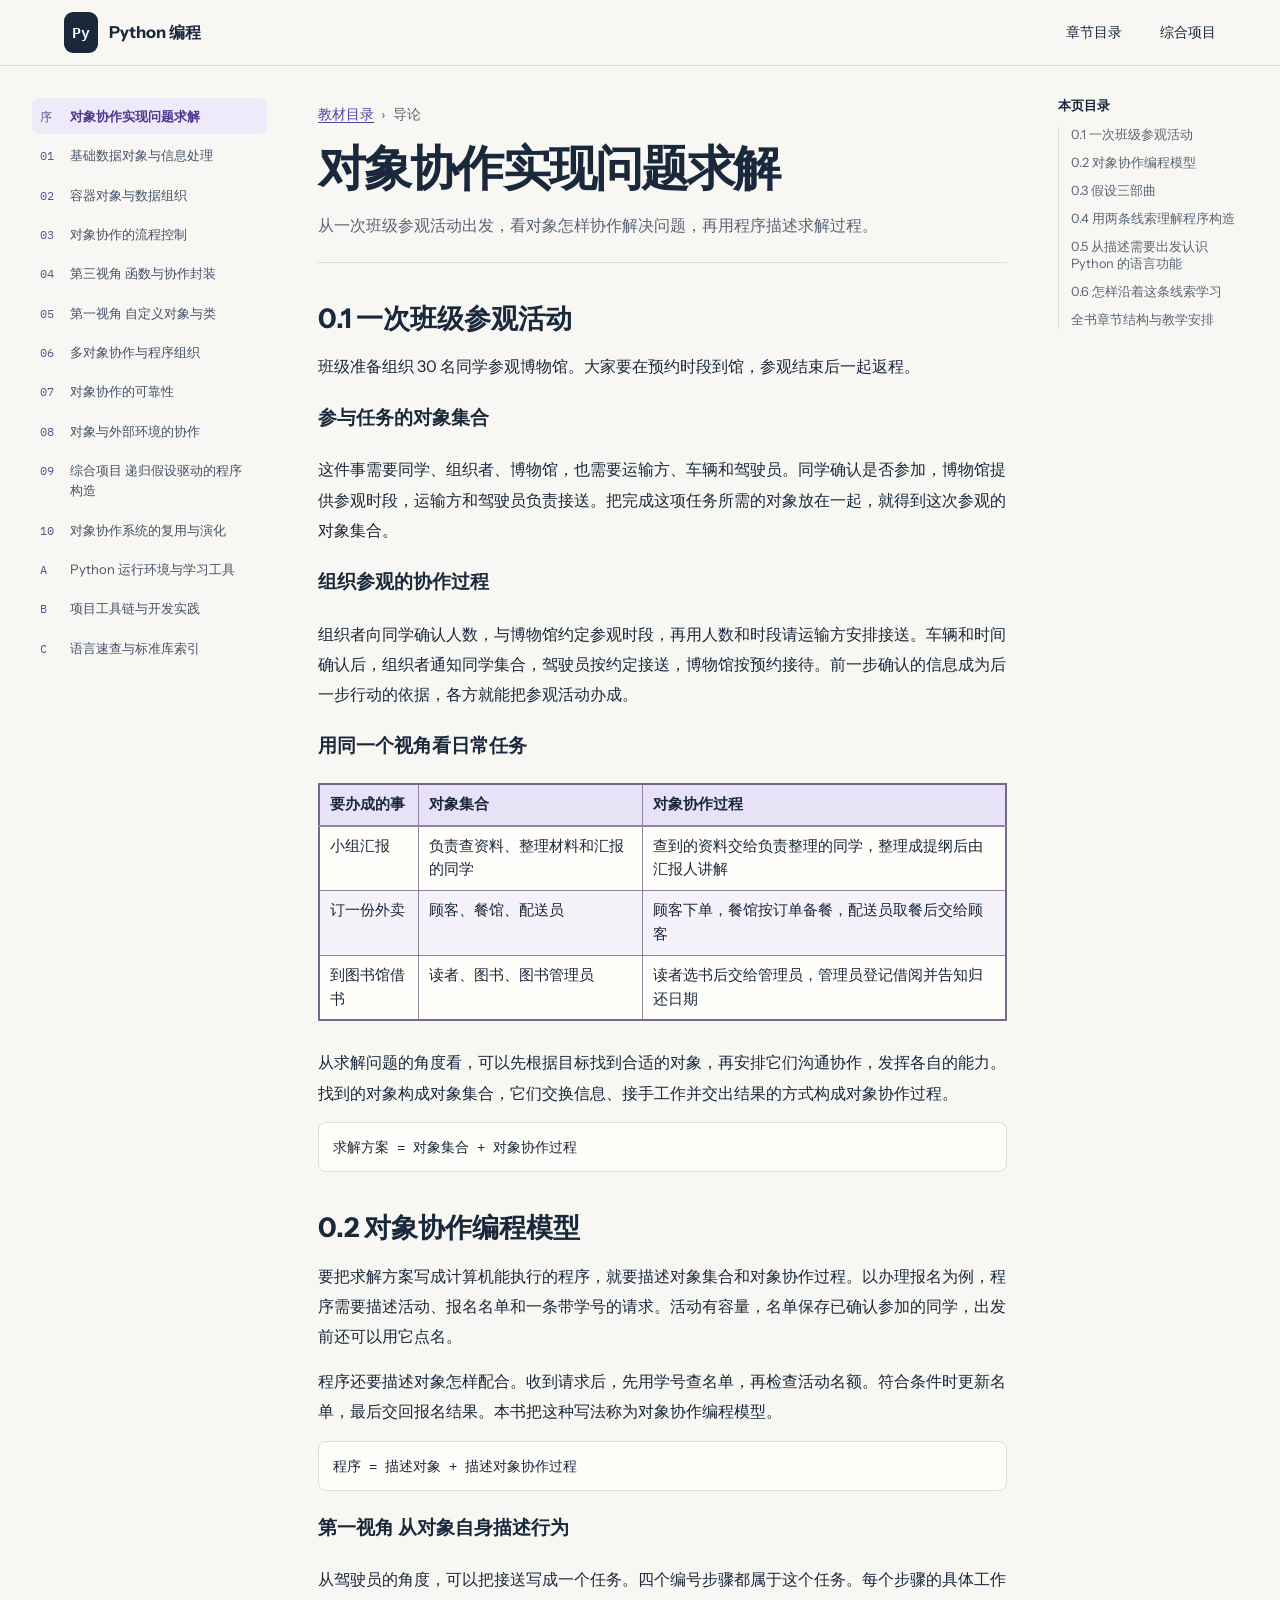
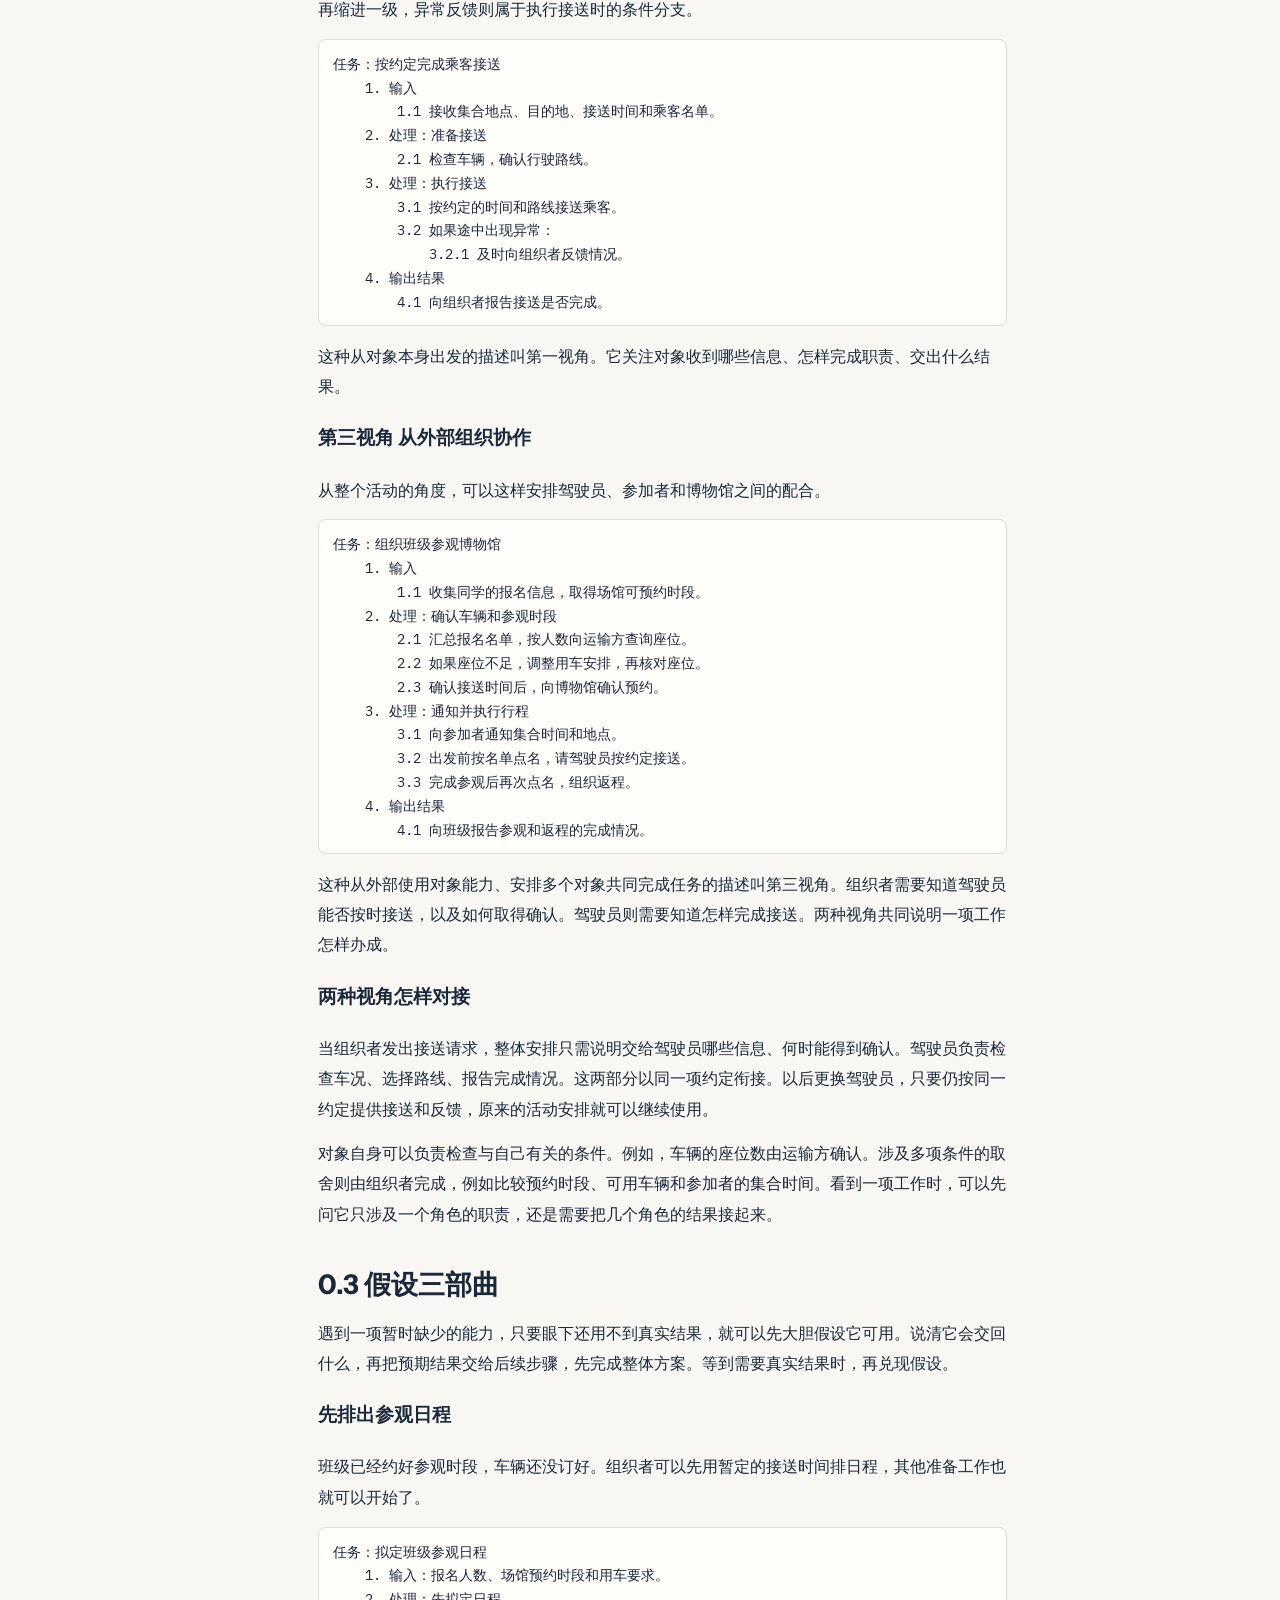
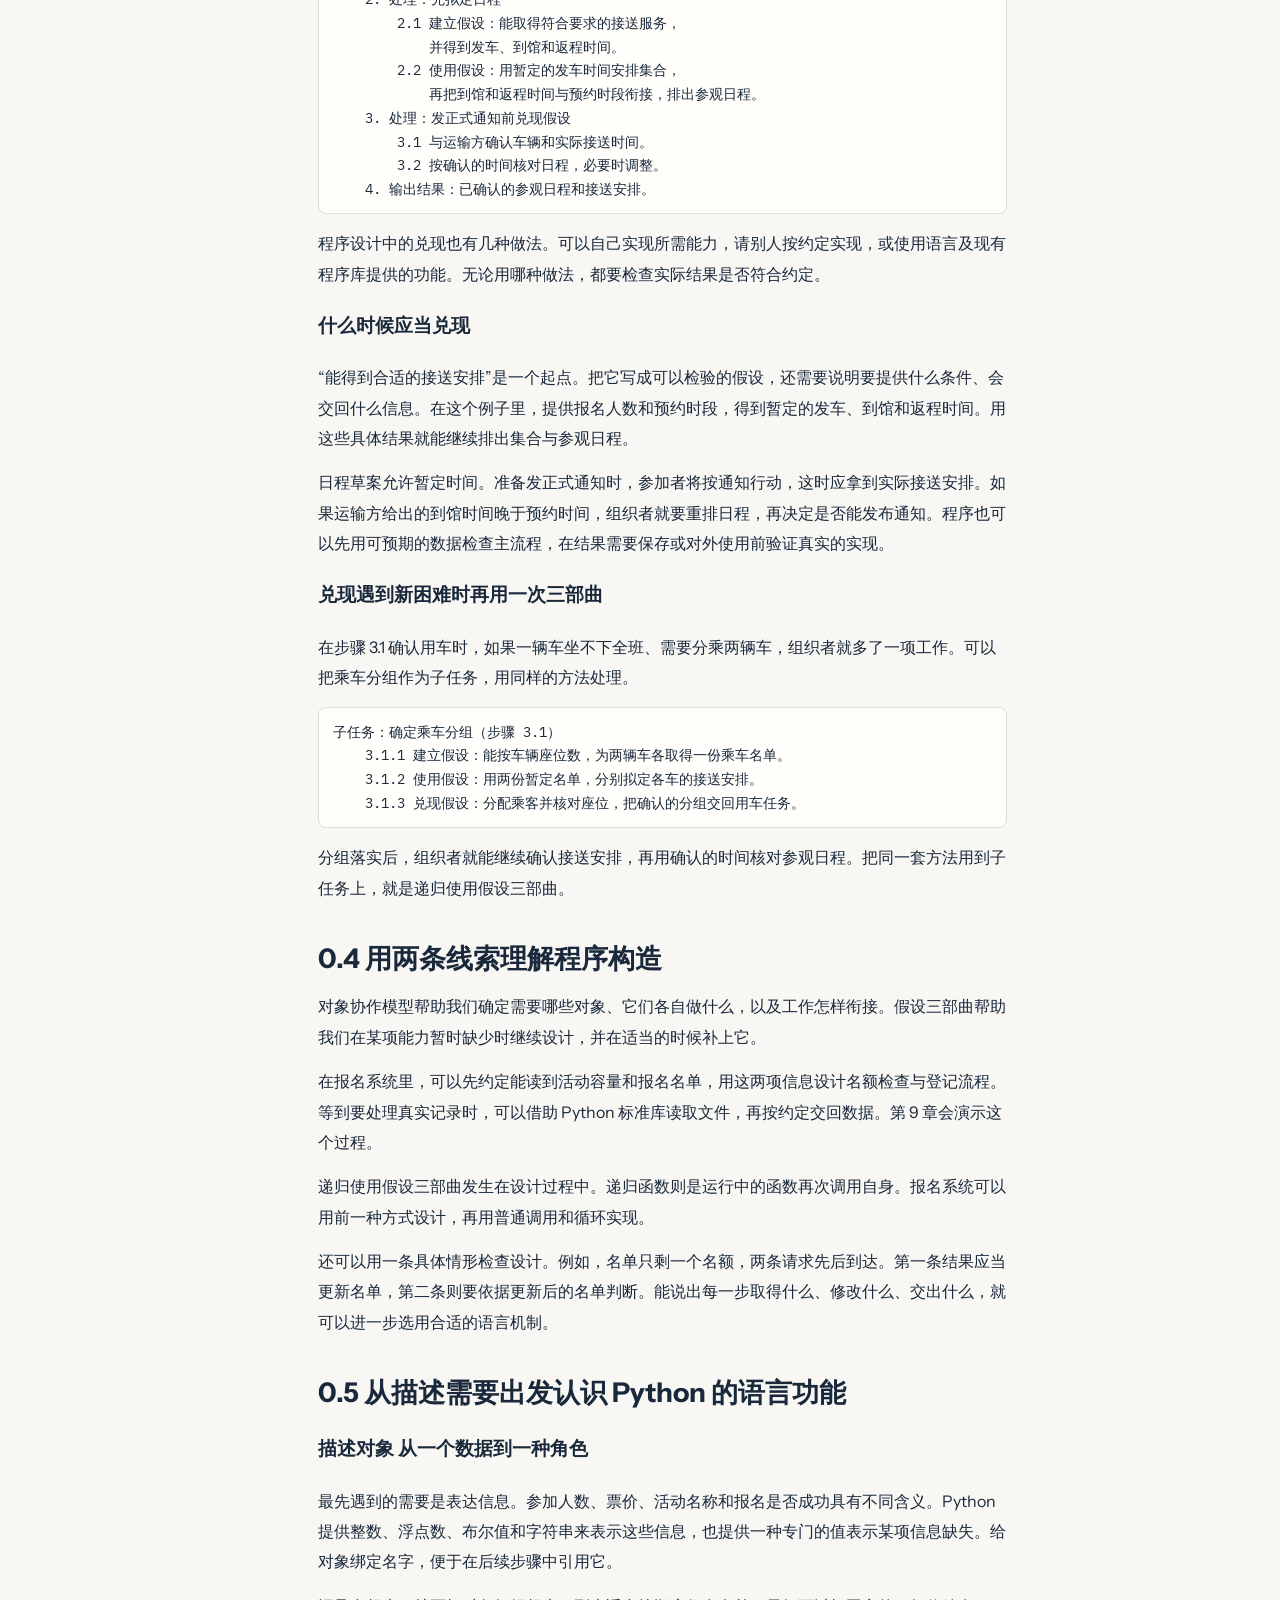
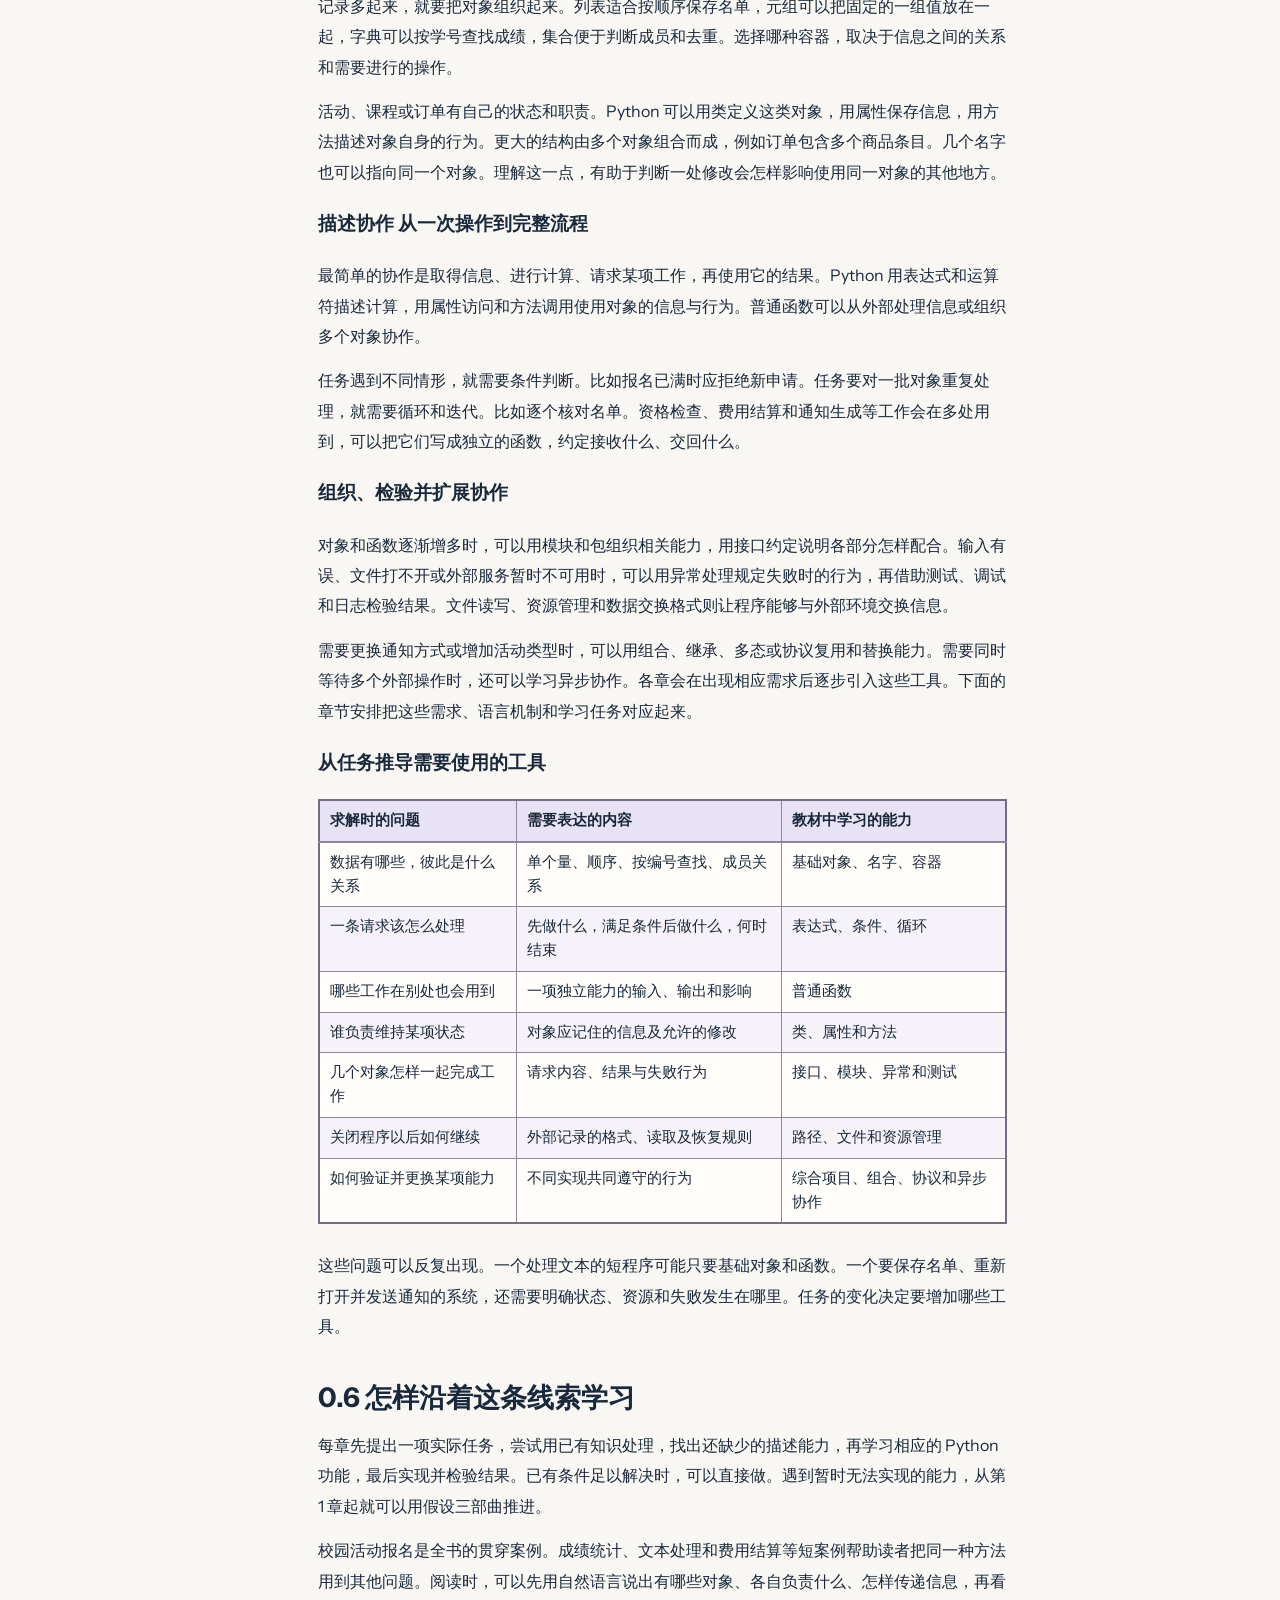
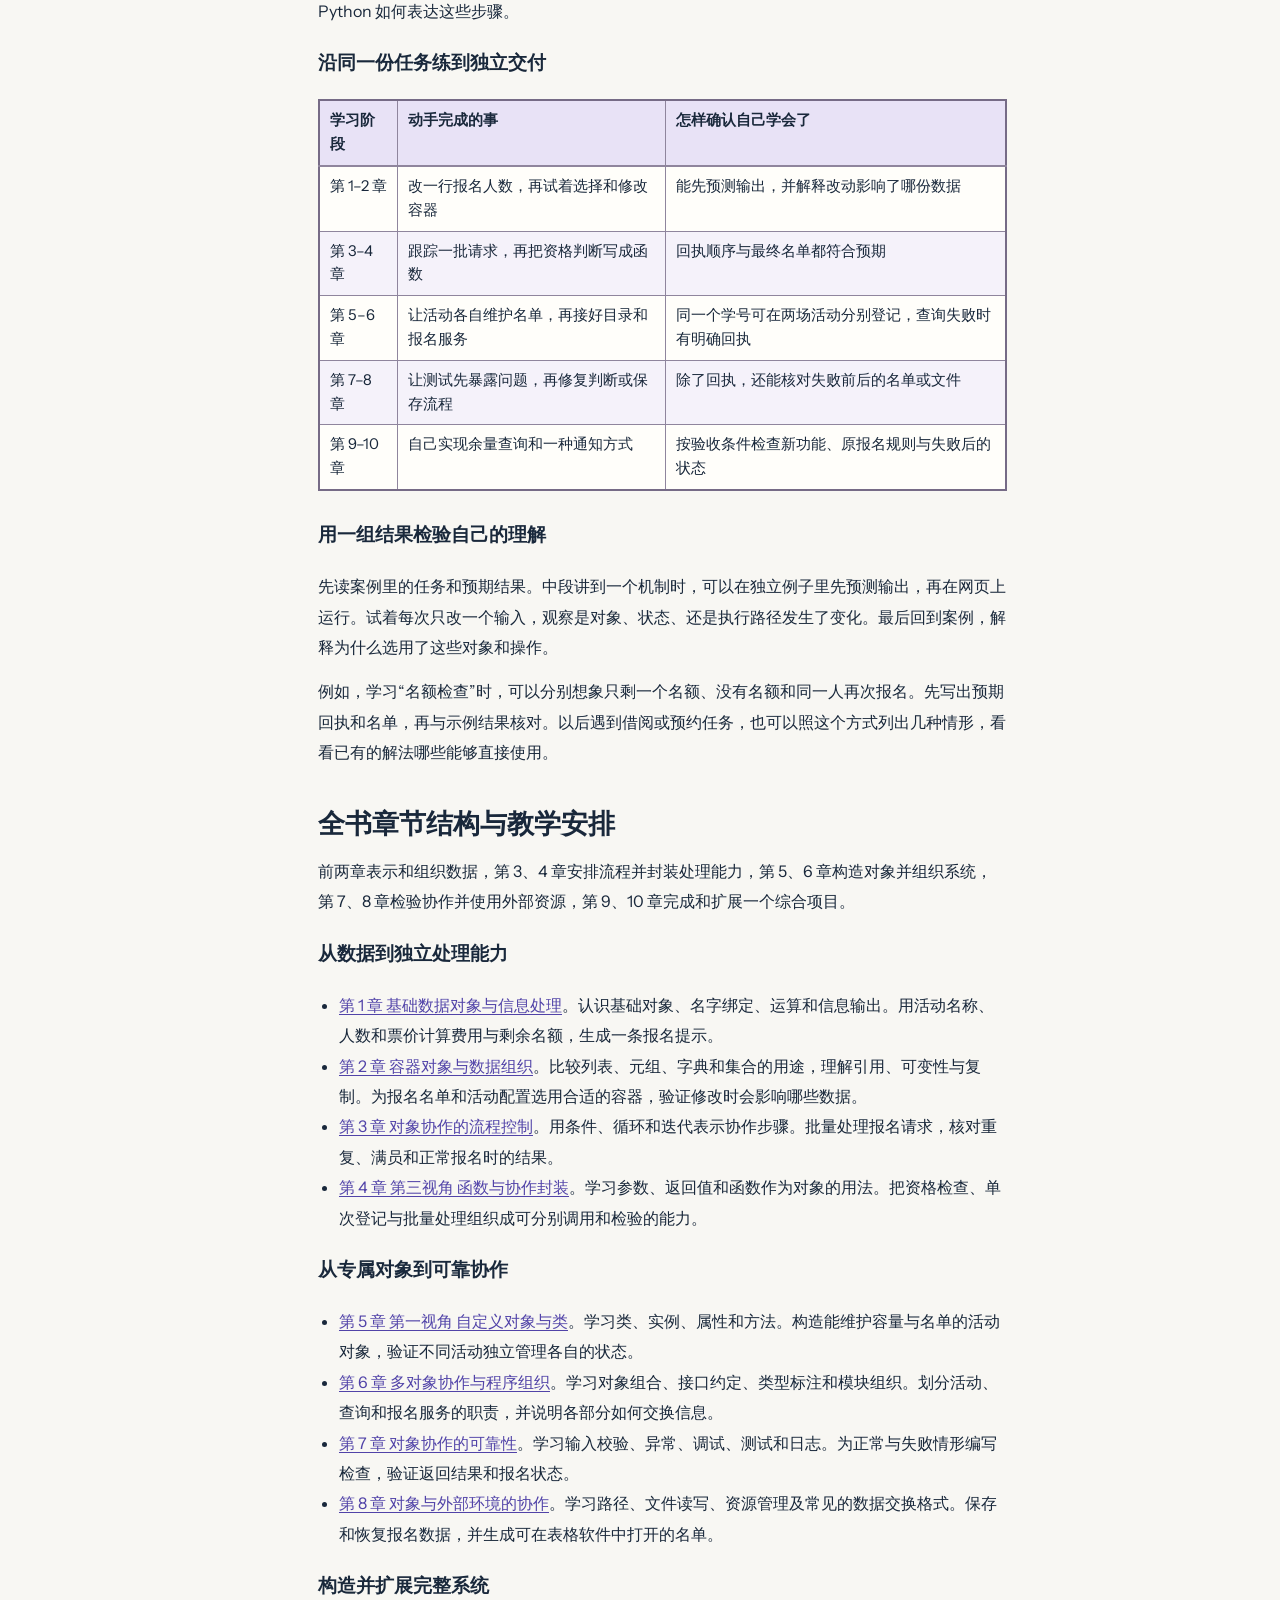
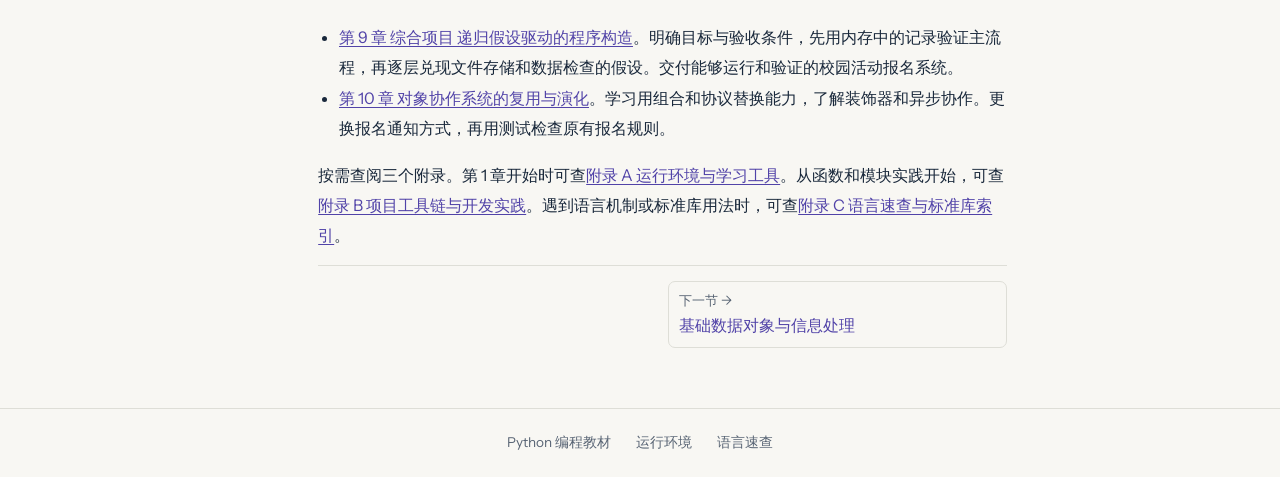
<file: docs/chapter-00.html>
<!doctype html>
<html lang="zh-CN">
<head>
<meta charset="utf-8">
<meta name="viewport" content="width=device-width, initial-scale=1">
<meta name="color-scheme" content="light">
<meta name="description" content="以对象协作和假设三部曲为主线的 Python 编程教材。">
<title>对象协作实现问题求解 · Python 编程</title>
<link rel="stylesheet" href="assets/style.css?v=271b14c33aec">
<script src="assets/site.js?v=3370553bec6f" defer></script>
</head>
<body class="">
<a class="skip" href="#main">跳到正文</a>
<header class="topbar"><div class="top-inner">
<a class="brand" href="index.html"><span aria-hidden="true">Py</span> Python 编程</a>
<nav aria-label="主导航"><a href="index.html#catalog">章节目录</a><a href="chapter-09.html">综合项目</a></nav>
</div></header>

<div class="lesson-layout">
 <aside class="side"><details class="mobile-nav" open><summary>章节目录</summary>
  <nav aria-label="章节目录"><a href="chapter-00.html" aria-current="page"><span class="nav-num">序</span><span>对象协作实现问题求解</span><span class="nav-done" data-done="00"></span></a><a href="chapter-01.html"><span class="nav-num">01</span><span>基础数据对象与信息处理</span><span class="nav-done" data-done="01"></span></a><a href="chapter-02.html"><span class="nav-num">02</span><span>容器对象与数据组织</span><span class="nav-done" data-done="02"></span></a><a href="chapter-03.html"><span class="nav-num">03</span><span>对象协作的流程控制</span><span class="nav-done" data-done="03"></span></a><a href="chapter-04.html"><span class="nav-num">04</span><span>第三视角 函数与协作封装</span><span class="nav-done" data-done="04"></span></a><a href="chapter-05.html"><span class="nav-num">05</span><span>第一视角 自定义对象与类</span><span class="nav-done" data-done="05"></span></a><a href="chapter-06.html"><span class="nav-num">06</span><span>多对象协作与程序组织</span><span class="nav-done" data-done="06"></span></a><a href="chapter-07.html"><span class="nav-num">07</span><span>对象协作的可靠性</span><span class="nav-done" data-done="07"></span></a><a href="chapter-08.html"><span class="nav-num">08</span><span>对象与外部环境的协作</span><span class="nav-done" data-done="08"></span></a><a href="chapter-09.html"><span class="nav-num">09</span><span>综合项目 递归假设驱动的程序构造</span><span class="nav-done" data-done="09"></span></a><a href="chapter-10.html"><span class="nav-num">10</span><span>对象协作系统的复用与演化</span><span class="nav-done" data-done="10"></span></a><a href="chapter-A.html"><span class="nav-num">A</span><span>Python 运行环境与学习工具</span><span class="nav-done" data-done="A"></span></a><a href="chapter-B.html"><span class="nav-num">B</span><span>项目工具链与开发实践</span><span class="nav-done" data-done="B"></span></a><a href="chapter-C.html"><span class="nav-num">C</span><span>语言速查与标准库索引</span><span class="nav-done" data-done="C"></span></a></nav>
 </details></aside>
 <main id="main" class="lesson">
  <header class="lesson-head"><div class="crumb"><a href="index.html#catalog">教材目录</a> <span>›</span> 导论</div>
  <h1>对象协作实现问题求解</h1><p>从一次班级参观活动出发，看对象怎样协作解决问题，再用程序描述求解过程。</p></header>
  <details class="lesson-contents"><summary>本页目录</summary>
   <nav aria-label="本页目录"><ol><li><a href="#section-1">0.1 一次班级参观活动</a></li><li><a href="#section-2">0.2 对象协作编程模型</a></li><li><a href="#section-3">0.3 假设三部曲</a></li><li><a href="#section-4">0.4 用两条线索理解程序构造</a></li><li><a href="#section-5">0.5 从描述需要出发认识 Python 的语言功能</a></li><li><a href="#section-6">0.6 怎样沿着这条线索学习</a></li><li><a href="#section-7">全书章节结构与教学安排</a></li></ol></nav>
  </details>
  <article><h2 id="section-1">0.1 一次班级参观活动</h2>
<p>班级准备组织 30 名同学参观博物馆。大家要在预约时段到馆，参观结束后一起返程。</p>
<h3>参与任务的对象集合</h3>
<p>这件事需要同学、组织者、博物馆，也需要运输方、车辆和驾驶员。同学确认是否参加，博物馆提供参观时段，运输方和驾驶员负责接送。把完成这项任务所需的对象放在一起，就得到这次参观的对象集合。</p>
<h3>组织参观的协作过程</h3>
<p>组织者向同学确认人数，与博物馆约定参观时段，再用人数和时段请运输方安排接送。车辆和时间确认后，组织者通知同学集合，驾驶员按约定接送，博物馆按预约接待。前一步确认的信息成为后一步行动的依据，各方就能把参观活动办成。</p>
<h3>用同一个视角看日常任务</h3>
<div class="lesson-table"><table><thead><tr><th scope="col">要办成的事</th><th scope="col">对象集合</th><th scope="col">对象协作过程</th></tr></thead><tbody><tr><td>小组汇报</td><td>负责查资料、整理材料和汇报的同学</td><td>查到的资料交给负责整理的同学，整理成提纲后由汇报人讲解</td></tr><tr><td>订一份外卖</td><td>顾客、餐馆、配送员</td><td>顾客下单，餐馆按订单备餐，配送员取餐后交给顾客</td></tr><tr><td>到图书馆借书</td><td>读者、图书、图书管理员</td><td>读者选书后交给管理员，管理员登记借阅并告知归还日期</td></tr></tbody></table></div>
<p>从求解问题的角度看，可以先根据目标找到合适的对象，再安排它们沟通协作，发挥各自的能力。找到的对象构成对象集合，它们交换信息、接手工作并交出结果的方式构成对象协作过程。</p>
<pre class="listing">求解方案 = 对象集合 + 对象协作过程</pre>
<h2 id="section-2">0.2 对象协作编程模型</h2>
<p>要把求解方案写成计算机能执行的程序，就要描述对象集合和对象协作过程。以办理报名为例，程序需要描述活动、报名名单和一条带学号的请求。活动有容量，名单保存已确认参加的同学，出发前还可以用它点名。</p>
<p>程序还要描述对象怎样配合。收到请求后，先用学号查名单，再检查活动名额。符合条件时更新名单，最后交回报名结果。本书把这种写法称为对象协作编程模型。</p>
<pre class="listing">程序 = 描述对象 + 描述对象协作过程</pre>
<h3>第一视角 从对象自身描述行为</h3>
<p>从驾驶员的角度，可以把接送写成一个任务。四个编号步骤都属于这个任务。每个步骤的具体工作再缩进一级，异常反馈则属于执行接送时的条件分支。</p>
<pre class="listing">任务：按约定完成乘客接送
    1. 输入
        1.1 接收集合地点、目的地、接送时间和乘客名单。
    2. 处理：准备接送
        2.1 检查车辆，确认行驶路线。
    3. 处理：执行接送
        3.1 按约定的时间和路线接送乘客。
        3.2 如果途中出现异常：
            3.2.1 及时向组织者反馈情况。
    4. 输出结果
        4.1 向组织者报告接送是否完成。</pre>
<p>这种从对象本身出发的描述叫第一视角。它关注对象收到哪些信息、怎样完成职责、交出什么结果。</p>
<h3>第三视角 从外部组织协作</h3>
<p>从整个活动的角度，可以这样安排驾驶员、参加者和博物馆之间的配合。</p>
<pre class="listing">任务：组织班级参观博物馆
    1. 输入
        1.1 收集同学的报名信息，取得场馆可预约时段。
    2. 处理：确认车辆和参观时段
        2.1 汇总报名名单，按人数向运输方查询座位。
        2.2 如果座位不足，调整用车安排，再核对座位。
        2.3 确认接送时间后，向博物馆确认预约。
    3. 处理：通知并执行行程
        3.1 向参加者通知集合时间和地点。
        3.2 出发前按名单点名，请驾驶员按约定接送。
        3.3 完成参观后再次点名，组织返程。
    4. 输出结果
        4.1 向班级报告参观和返程的完成情况。</pre>
<p>这种从外部使用对象能力、安排多个对象共同完成任务的描述叫第三视角。组织者需要知道驾驶员能否按时接送，以及如何取得确认。驾驶员则需要知道怎样完成接送。两种视角共同说明一项工作怎样办成。</p>
<h3>两种视角怎样对接</h3>
<p>当组织者发出接送请求，整体安排只需说明交给驾驶员哪些信息、何时能得到确认。驾驶员负责检查车况、选择路线、报告完成情况。这两部分以同一项约定衔接。以后更换驾驶员，只要仍按同一约定提供接送和反馈，原来的活动安排就可以继续使用。</p>
<p>对象自身可以负责检查与自己有关的条件。例如，车辆的座位数由运输方确认。涉及多项条件的取舍则由组织者完成，例如比较预约时段、可用车辆和参加者的集合时间。看到一项工作时，可以先问它只涉及一个角色的职责，还是需要把几个角色的结果接起来。</p>
<h2 id="section-3">0.3 假设三部曲</h2>
<p>遇到一项暂时缺少的能力，只要眼下还用不到真实结果，就可以先大胆假设它可用。说清它会交回什么，再把预期结果交给后续步骤，先完成整体方案。等到需要真实结果时，再兑现假设。</p>
<h3>先排出参观日程</h3>
<p>班级已经约好参观时段，车辆还没订好。组织者可以先用暂定的接送时间排日程，其他准备工作也就可以开始了。</p>
<pre class="listing">任务：拟定班级参观日程
    1. 输入：报名人数、场馆预约时段和用车要求。
    2. 处理：先拟定日程
        2.1 建立假设：能取得符合要求的接送服务，
            并得到发车、到馆和返程时间。
        2.2 使用假设：用暂定的发车时间安排集合，
            再把到馆和返程时间与预约时段衔接，排出参观日程。
    3. 处理：发正式通知前兑现假设
        3.1 与运输方确认车辆和实际接送时间。
        3.2 按确认的时间核对日程，必要时调整。
    4. 输出结果：已确认的参观日程和接送安排。</pre>
<p>程序设计中的兑现也有几种做法。可以自己实现所需能力，请别人按约定实现，或使用语言及现有程序库提供的功能。无论用哪种做法，都要检查实际结果是否符合约定。</p>
<h3>什么时候应当兑现</h3>
<p>“能得到合适的接送安排”是一个起点。把它写成可以检验的假设，还需要说明要提供什么条件、会交回什么信息。在这个例子里，提供报名人数和预约时段，得到暂定的发车、到馆和返程时间。用这些具体结果就能继续排出集合与参观日程。</p>
<p>日程草案允许暂定时间。准备发正式通知时，参加者将按通知行动，这时应拿到实际接送安排。如果运输方给出的到馆时间晚于预约时间，组织者就要重排日程，再决定是否能发布通知。程序也可以先用可预期的数据检查主流程，在结果需要保存或对外使用前验证真实的实现。</p>
<h3>兑现遇到新困难时再用一次三部曲</h3>
<p>在步骤 3.1 确认用车时，如果一辆车坐不下全班、需要分乘两辆车，组织者就多了一项工作。可以把乘车分组作为子任务，用同样的方法处理。</p>
<pre class="listing">子任务：确定乘车分组（步骤 3.1）
    3.1.1 建立假设：能按车辆座位数，为两辆车各取得一份乘车名单。
    3.1.2 使用假设：用两份暂定名单，分别拟定各车的接送安排。
    3.1.3 兑现假设：分配乘客并核对座位，把确认的分组交回用车任务。</pre>
<p>分组落实后，组织者就能继续确认接送安排，再用确认的时间核对参观日程。把同一套方法用到子任务上，就是递归使用假设三部曲。</p>
<h2 id="section-4">0.4 用两条线索理解程序构造</h2>
<p>对象协作模型帮助我们确定需要哪些对象、它们各自做什么，以及工作怎样衔接。假设三部曲帮助我们在某项能力暂时缺少时继续设计，并在适当的时候补上它。</p>
<p>在报名系统里，可以先约定能读到活动容量和报名名单，用这两项信息设计名额检查与登记流程。等到要处理真实记录时，可以借助 Python 标准库读取文件，再按约定交回数据。第 9 章会演示这个过程。</p>
<p>递归使用假设三部曲发生在设计过程中。递归函数则是运行中的函数再次调用自身。报名系统可以用前一种方式设计，再用普通调用和循环实现。</p>
<p>还可以用一条具体情形检查设计。例如，名单只剩一个名额，两条请求先后到达。第一条结果应当更新名单，第二条则要依据更新后的名单判断。能说出每一步取得什么、修改什么、交出什么，就可以进一步选用合适的语言机制。</p>
<h2 id="section-5">0.5 从描述需要出发认识 Python 的语言功能</h2>
<h3>描述对象 从一个数据到一种角色</h3>
<p>最先遇到的需要是表达信息。参加人数、票价、活动名称和报名是否成功具有不同含义。Python 提供整数、浮点数、布尔值和字符串来表示这些信息，也提供一种专门的值表示某项信息缺失。给对象绑定名字，便于在后续步骤中引用它。</p>
<p>记录多起来，就要把对象组织起来。列表适合按顺序保存名单，元组可以把固定的一组值放在一起，字典可以按学号查找成绩，集合便于判断成员和去重。选择哪种容器，取决于信息之间的关系和需要进行的操作。</p>
<p>活动、课程或订单有自己的状态和职责。Python 可以用类定义这类对象，用属性保存信息，用方法描述对象自身的行为。更大的结构由多个对象组合而成，例如订单包含多个商品条目。几个名字也可以指向同一个对象。理解这一点，有助于判断一处修改会怎样影响使用同一对象的其他地方。</p>
<h3>描述协作 从一次操作到完整流程</h3>
<p>最简单的协作是取得信息、进行计算、请求某项工作，再使用它的结果。Python 用表达式和运算符描述计算，用属性访问和方法调用使用对象的信息与行为。普通函数可以从外部处理信息或组织多个对象协作。</p>
<p>任务遇到不同情形，就需要条件判断。比如报名已满时应拒绝新申请。任务要对一批对象重复处理，就需要循环和迭代。比如逐个核对名单。资格检查、费用结算和通知生成等工作会在多处用到，可以把它们写成独立的函数，约定接收什么、交回什么。</p>
<h3>组织、检验并扩展协作</h3>
<p>对象和函数逐渐增多时，可以用模块和包组织相关能力，用接口约定说明各部分怎样配合。输入有误、文件打不开或外部服务暂时不可用时，可以用异常处理规定失败时的行为，再借助测试、调试和日志检验结果。文件读写、资源管理和数据交换格式则让程序能够与外部环境交换信息。</p>
<p>需要更换通知方式或增加活动类型时，可以用组合、继承、多态或协议复用和替换能力。需要同时等待多个外部操作时，还可以学习异步协作。各章会在出现相应需求后逐步引入这些工具。下面的章节安排把这些需求、语言机制和学习任务对应起来。</p>
<h3>从任务推导需要使用的工具</h3>
<div class="lesson-table"><table><thead><tr><th scope="col">求解时的问题</th><th scope="col">需要表达的内容</th><th scope="col">教材中学习的能力</th></tr></thead><tbody><tr><td>数据有哪些，彼此是什么关系</td><td>单个量、顺序、按编号查找、成员关系</td><td>基础对象、名字、容器</td></tr><tr><td>一条请求该怎么处理</td><td>先做什么，满足条件后做什么，何时结束</td><td>表达式、条件、循环</td></tr><tr><td>哪些工作在别处也会用到</td><td>一项独立能力的输入、输出和影响</td><td>普通函数</td></tr><tr><td>谁负责维持某项状态</td><td>对象应记住的信息及允许的修改</td><td>类、属性和方法</td></tr><tr><td>几个对象怎样一起完成工作</td><td>请求内容、结果与失败行为</td><td>接口、模块、异常和测试</td></tr><tr><td>关闭程序以后如何继续</td><td>外部记录的格式、读取及恢复规则</td><td>路径、文件和资源管理</td></tr><tr><td>如何验证并更换某项能力</td><td>不同实现共同遵守的行为</td><td>综合项目、组合、协议和异步协作</td></tr></tbody></table></div>
<p>这些问题可以反复出现。一个处理文本的短程序可能只要基础对象和函数。一个要保存名单、重新打开并发送通知的系统，还需要明确状态、资源和失败发生在哪里。任务的变化决定要增加哪些工具。</p>
<h2 id="section-6">0.6 怎样沿着这条线索学习</h2>
<p>每章先提出一项实际任务，尝试用已有知识处理，找出还缺少的描述能力，再学习相应的 Python 功能，最后实现并检验结果。已有条件足以解决时，可以直接做。遇到暂时无法实现的能力，从第 1 章起就可以用假设三部曲推进。</p>
<p>校园活动报名是全书的贯穿案例。成绩统计、文本处理和费用结算等短案例帮助读者把同一种方法用到其他问题。阅读时，可以先用自然语言说出有哪些对象、各自负责什么、怎样传递信息，再看 Python 如何表达这些步骤。</p>
<h3>沿同一份任务练到独立交付</h3>
<div class="lesson-table"><table><thead><tr><th scope="col">学习阶段</th><th scope="col">动手完成的事</th><th scope="col">怎样确认自己学会了</th></tr></thead><tbody><tr><td>第 1–2 章</td><td>改一行报名人数，再试着选择和修改容器</td><td>能先预测输出，并解释改动影响了哪份数据</td></tr><tr><td>第 3–4 章</td><td>跟踪一批请求，再把资格判断写成函数</td><td>回执顺序与最终名单都符合预期</td></tr><tr><td>第 5–6 章</td><td>让活动各自维护名单，再接好目录和报名服务</td><td>同一个学号可在两场活动分别登记，查询失败时有明确回执</td></tr><tr><td>第 7–8 章</td><td>让测试先暴露问题，再修复判断或保存流程</td><td>除了回执，还能核对失败前后的名单或文件</td></tr><tr><td>第 9–10 章</td><td>自己实现余量查询和一种通知方式</td><td>按验收条件检查新功能、原报名规则与失败后的状态</td></tr></tbody></table></div>
<h3>用一组结果检验自己的理解</h3>
<p>先读案例里的任务和预期结果。中段讲到一个机制时，可以在独立例子里先预测输出，再在网页上运行。试着每次只改一个输入，观察是对象、状态、还是执行路径发生了变化。最后回到案例，解释为什么选用了这些对象和操作。</p>
<p>例如，学习“名额检查”时，可以分别想象只剩一个名额、没有名额和同一人再次报名。先写出预期回执和名单，再与示例结果核对。以后遇到借阅或预约任务，也可以照这个方式列出几种情形，看看已有的解法哪些能够直接使用。</p>
<h2 id="section-7">全书章节结构与教学安排</h2>
<p>前两章表示和组织数据，第 3、4 章安排流程并封装处理能力，第 5、6 章构造对象并组织系统，第 7、8 章检验协作并使用外部资源，第 9、10 章完成和扩展一个综合项目。</p>
<h3>从数据到独立处理能力</h3>
<ul><li><a href="chapter-01.html">第 1 章 基础数据对象与信息处理</a>。认识基础对象、名字绑定、运算和信息输出。用活动名称、人数和票价计算费用与剩余名额，生成一条报名提示。</li><li><a href="chapter-02.html">第 2 章 容器对象与数据组织</a>。比较列表、元组、字典和集合的用途，理解引用、可变性与复制。为报名名单和活动配置选用合适的容器，验证修改时会影响哪些数据。</li><li><a href="chapter-03.html">第 3 章 对象协作的流程控制</a>。用条件、循环和迭代表示协作步骤。批量处理报名请求，核对重复、满员和正常报名时的结果。</li><li><a href="chapter-04.html">第 4 章 第三视角 函数与协作封装</a>。学习参数、返回值和函数作为对象的用法。把资格检查、单次登记与批量处理组织成可分别调用和检验的能力。</li></ul>
<h3>从专属对象到可靠协作</h3>
<ul><li><a href="chapter-05.html">第 5 章 第一视角 自定义对象与类</a>。学习类、实例、属性和方法。构造能维护容量与名单的活动对象，验证不同活动独立管理各自的状态。</li><li><a href="chapter-06.html">第 6 章 多对象协作与程序组织</a>。学习对象组合、接口约定、类型标注和模块组织。划分活动、查询和报名服务的职责，并说明各部分如何交换信息。</li><li><a href="chapter-07.html">第 7 章 对象协作的可靠性</a>。学习输入校验、异常、调试、测试和日志。为正常与失败情形编写检查，验证返回结果和报名状态。</li><li><a href="chapter-08.html">第 8 章 对象与外部环境的协作</a>。学习路径、文件读写、资源管理及常见的数据交换格式。保存和恢复报名数据，并生成可在表格软件中打开的名单。</li></ul>
<h3>构造并扩展完整系统</h3>
<ul><li><a href="chapter-09.html">第 9 章 综合项目 递归假设驱动的程序构造</a>。明确目标与验收条件，先用内存中的记录验证主流程，再逐层兑现文件存储和数据检查的假设。交付能够运行和验证的校园活动报名系统。</li><li><a href="chapter-10.html">第 10 章 对象协作系统的复用与演化</a>。学习用组合和协议替换能力，了解装饰器和异步协作。更换报名通知方式，再用测试检查原有报名规则。</li></ul>
<p>按需查阅三个附录。第 1 章开始时可查<a href="chapter-A.html">附录 A 运行环境与学习工具</a>。从函数和模块实践开始，可查<a href="chapter-B.html">附录 B 项目工具链与开发实践</a>。遇到语言机制或标准库用法时，可查<a href="chapter-C.html">附录 C 语言速查与标准库索引</a>。</p></article>
  
  <nav class="adjacent" aria-label="前后章节"><span></span><a href="chapter-01.html"><small>下一节 →</small>基础数据对象与信息处理</a></nav>
 </main>
 <aside class="outline"><p>本页目录</p><nav aria-label="本页目录"><ol><li><a href="#section-1">0.1 一次班级参观活动</a></li><li><a href="#section-2">0.2 对象协作编程模型</a></li><li><a href="#section-3">0.3 假设三部曲</a></li><li><a href="#section-4">0.4 用两条线索理解程序构造</a></li><li><a href="#section-5">0.5 从描述需要出发认识 Python 的语言功能</a></li><li><a href="#section-6">0.6 怎样沿着这条线索学习</a></li><li><a href="#section-7">全书章节结构与教学安排</a></li></ol></nav></aside>
</div>
<footer class="site-footer"><a href="index.html">Python 编程教材</a><a href="chapter-A.html">运行环境</a><a href="chapter-C.html">语言速查</a></footer>
</body></html>
</file>
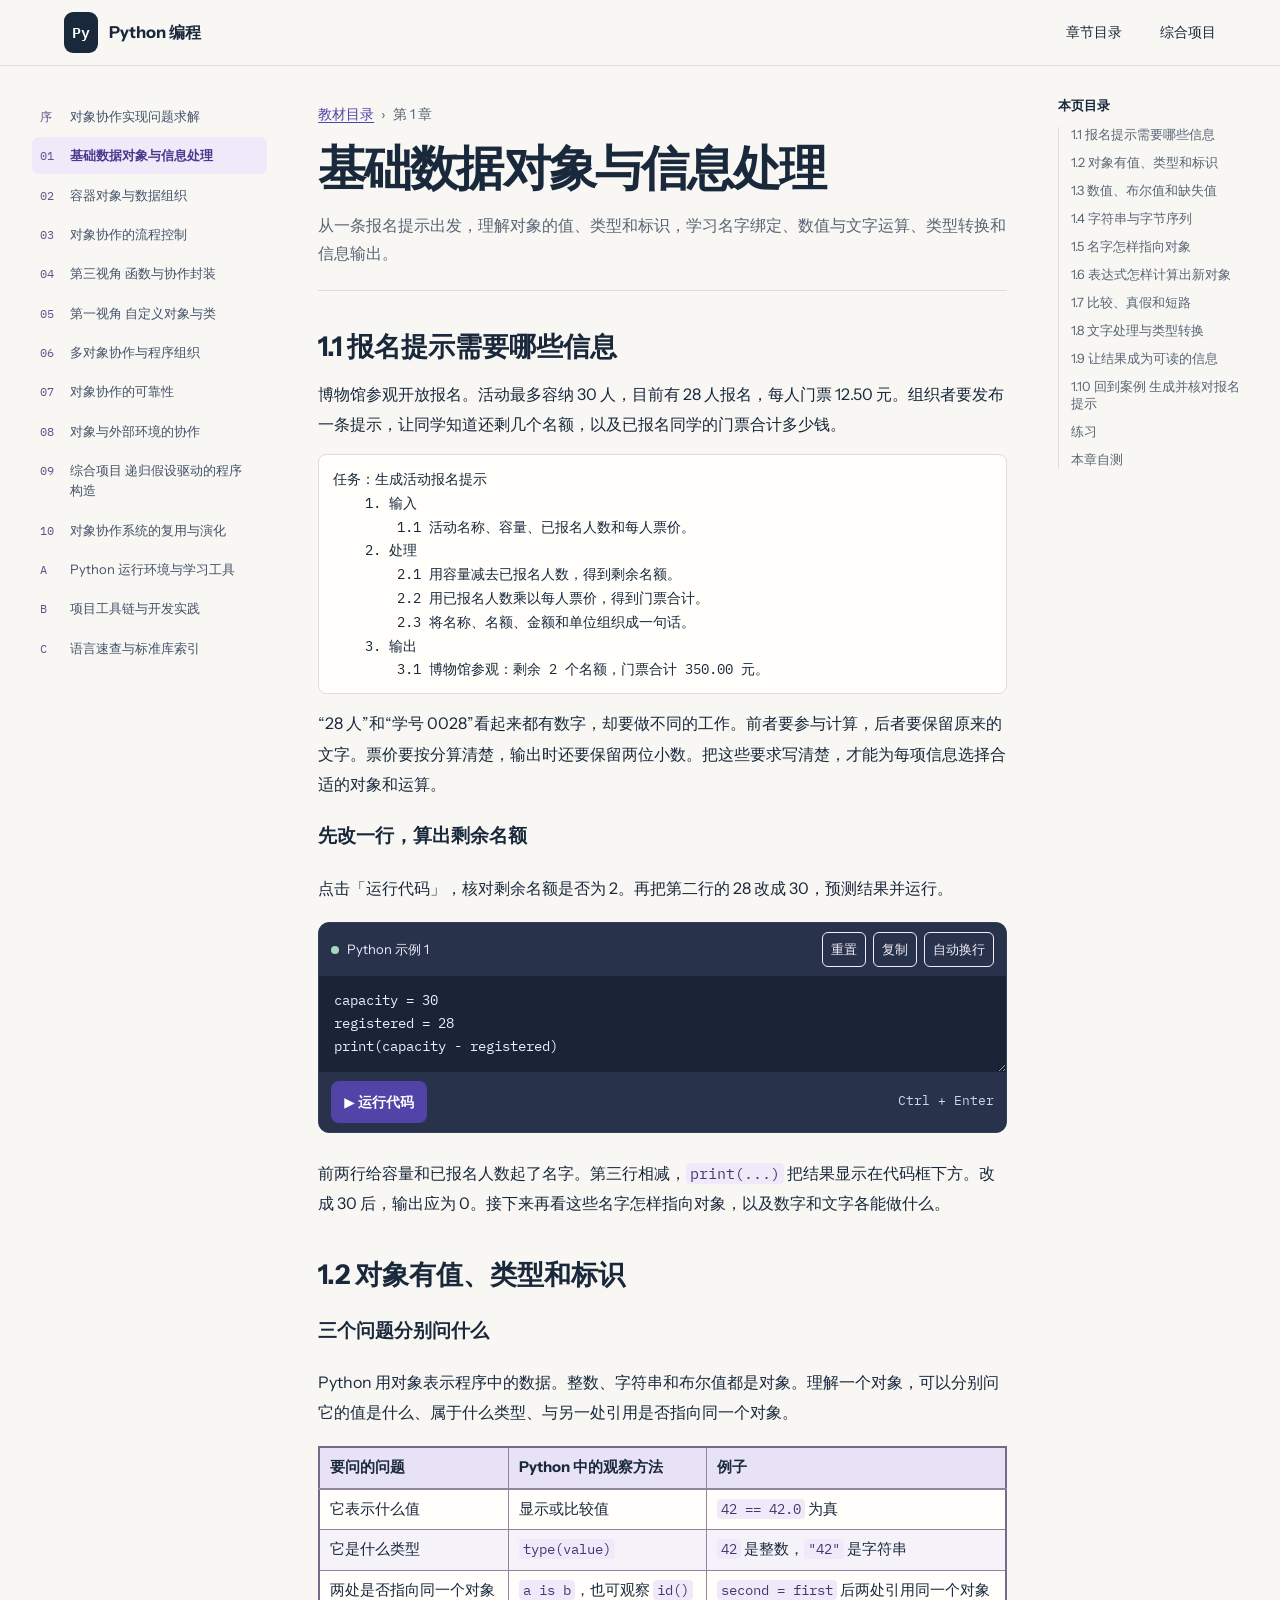
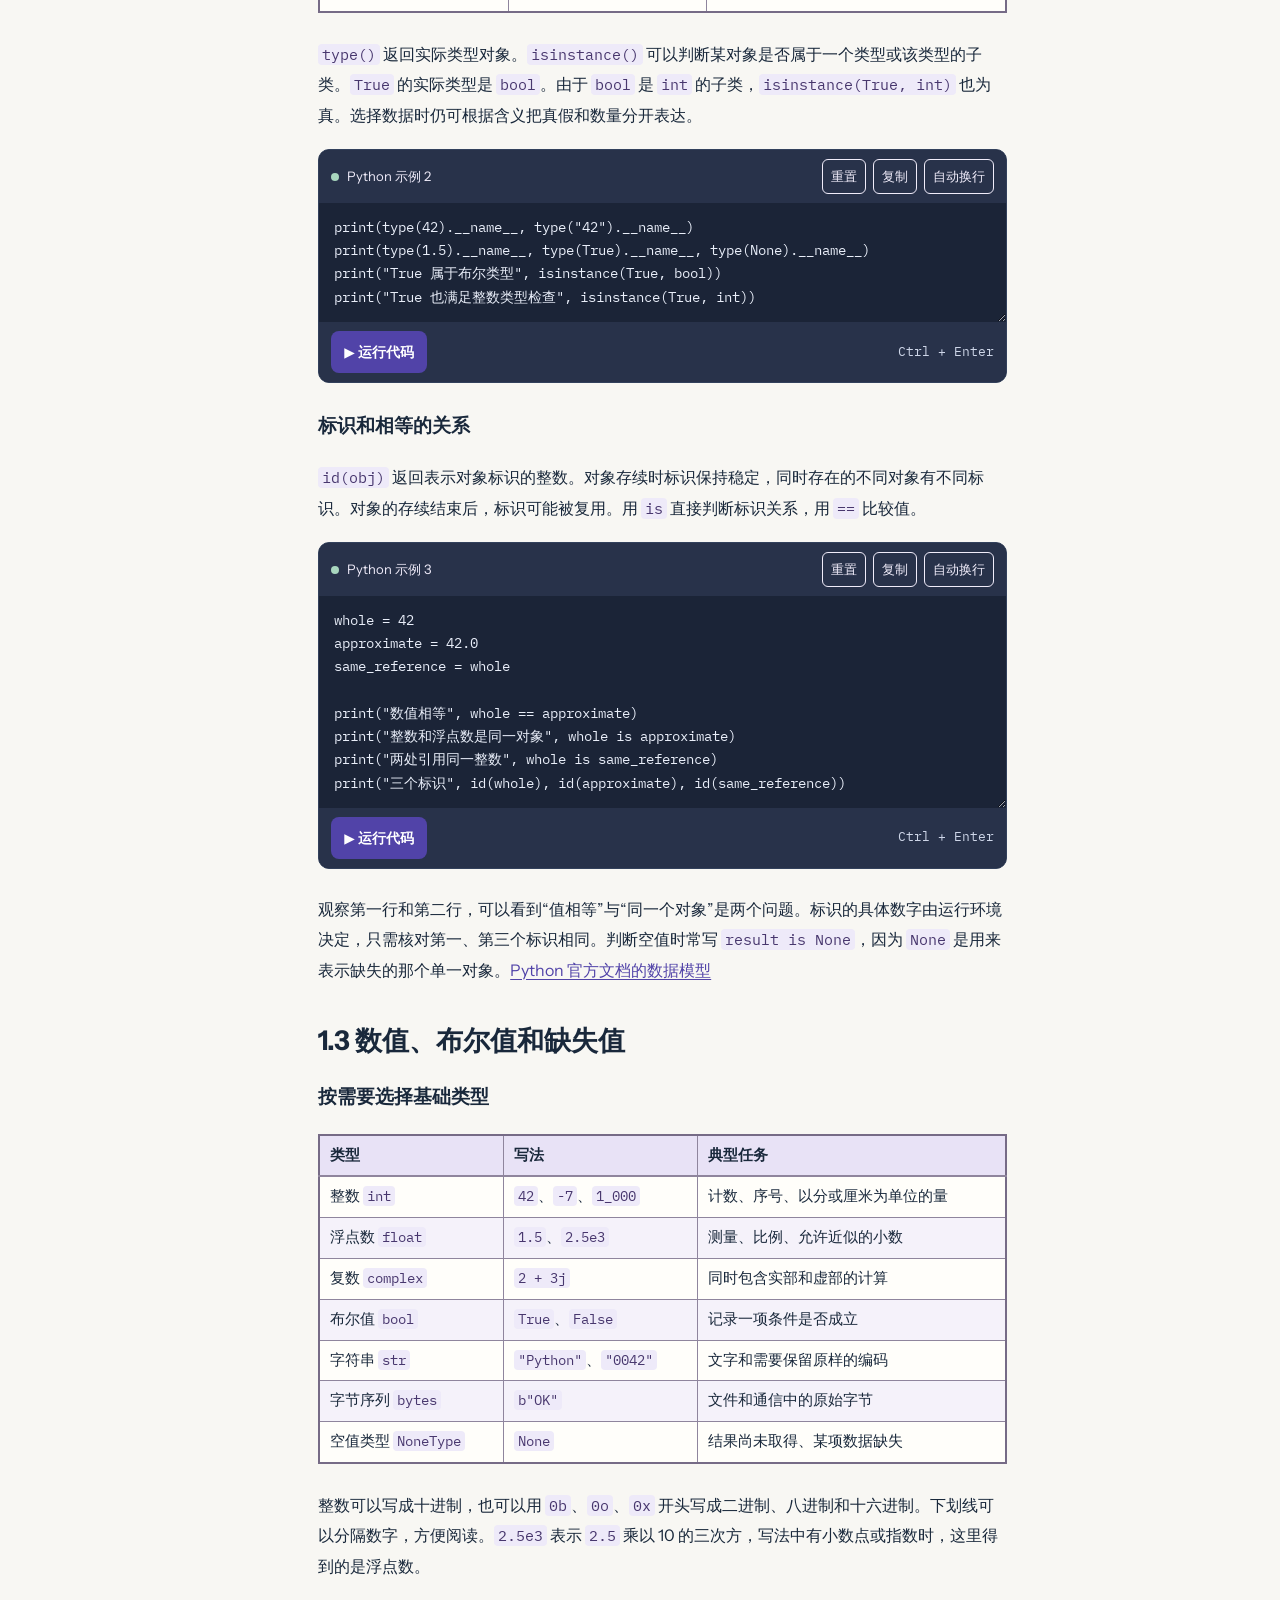
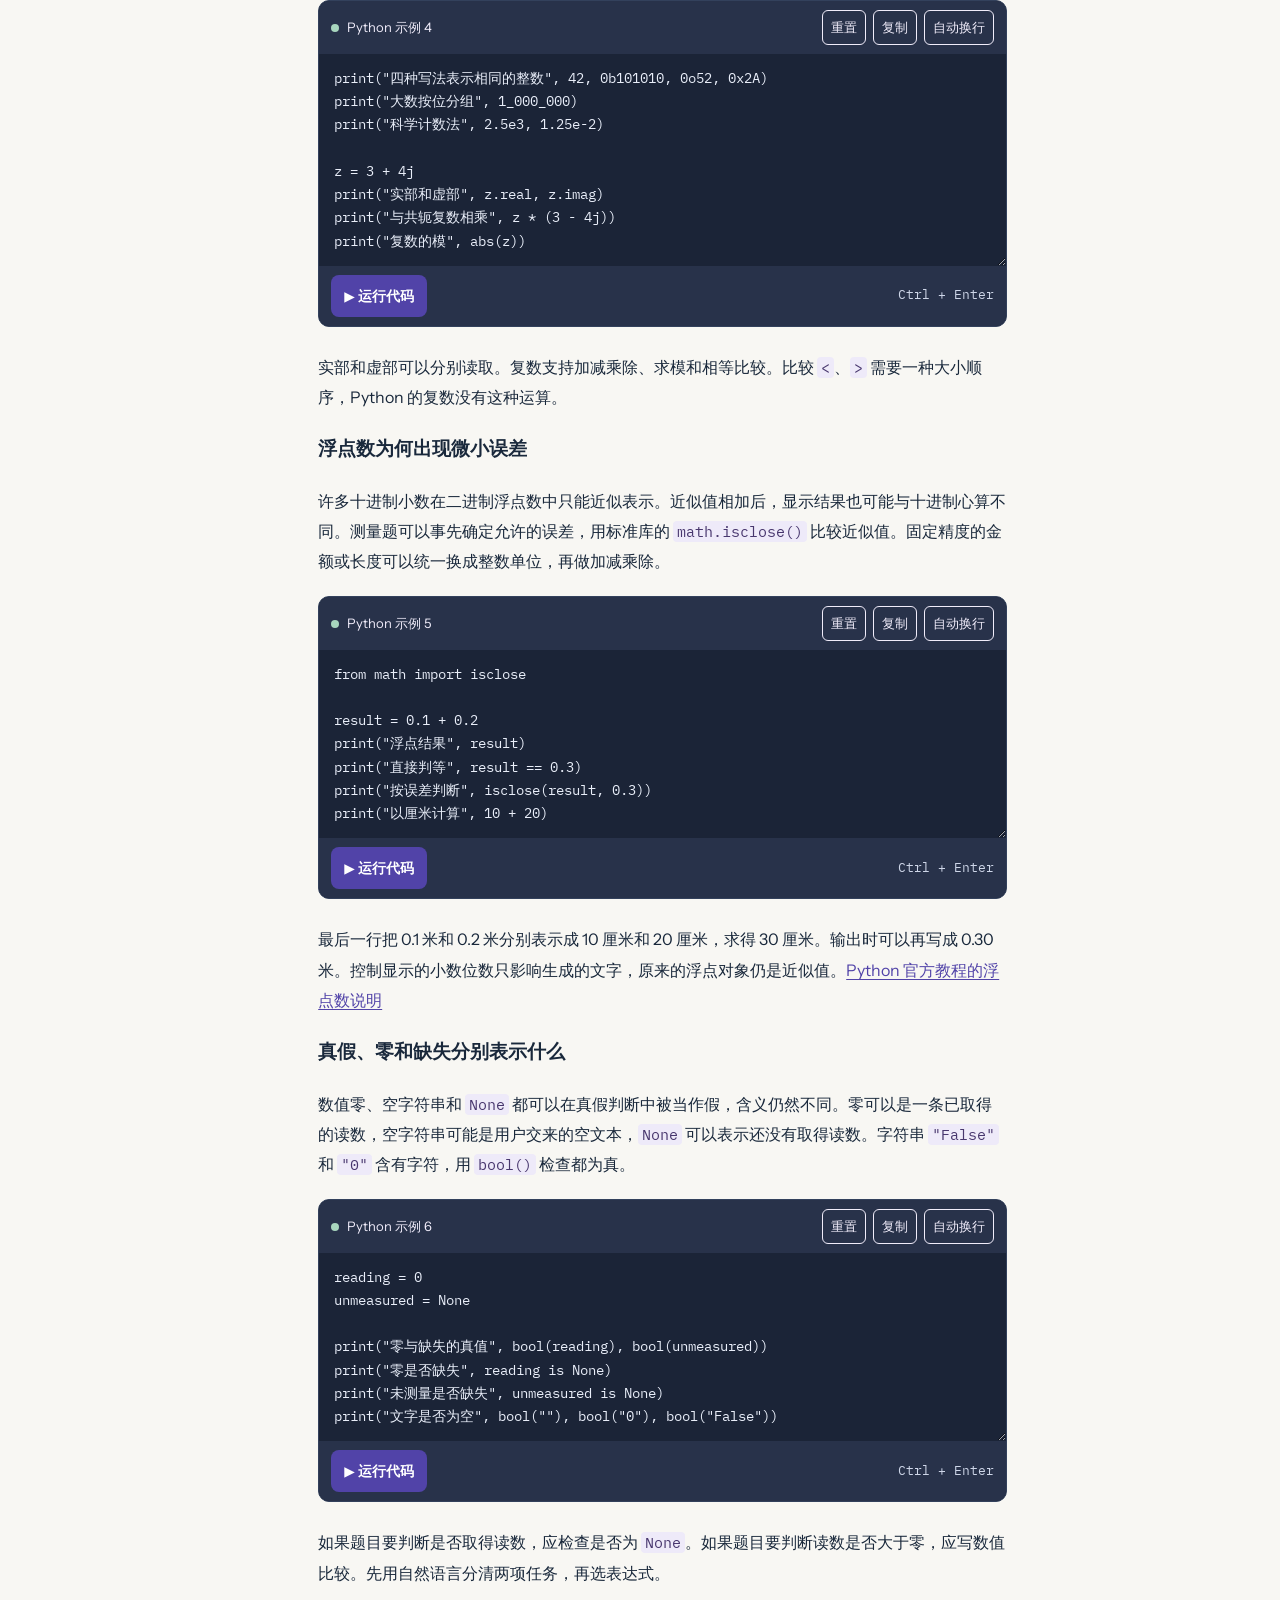
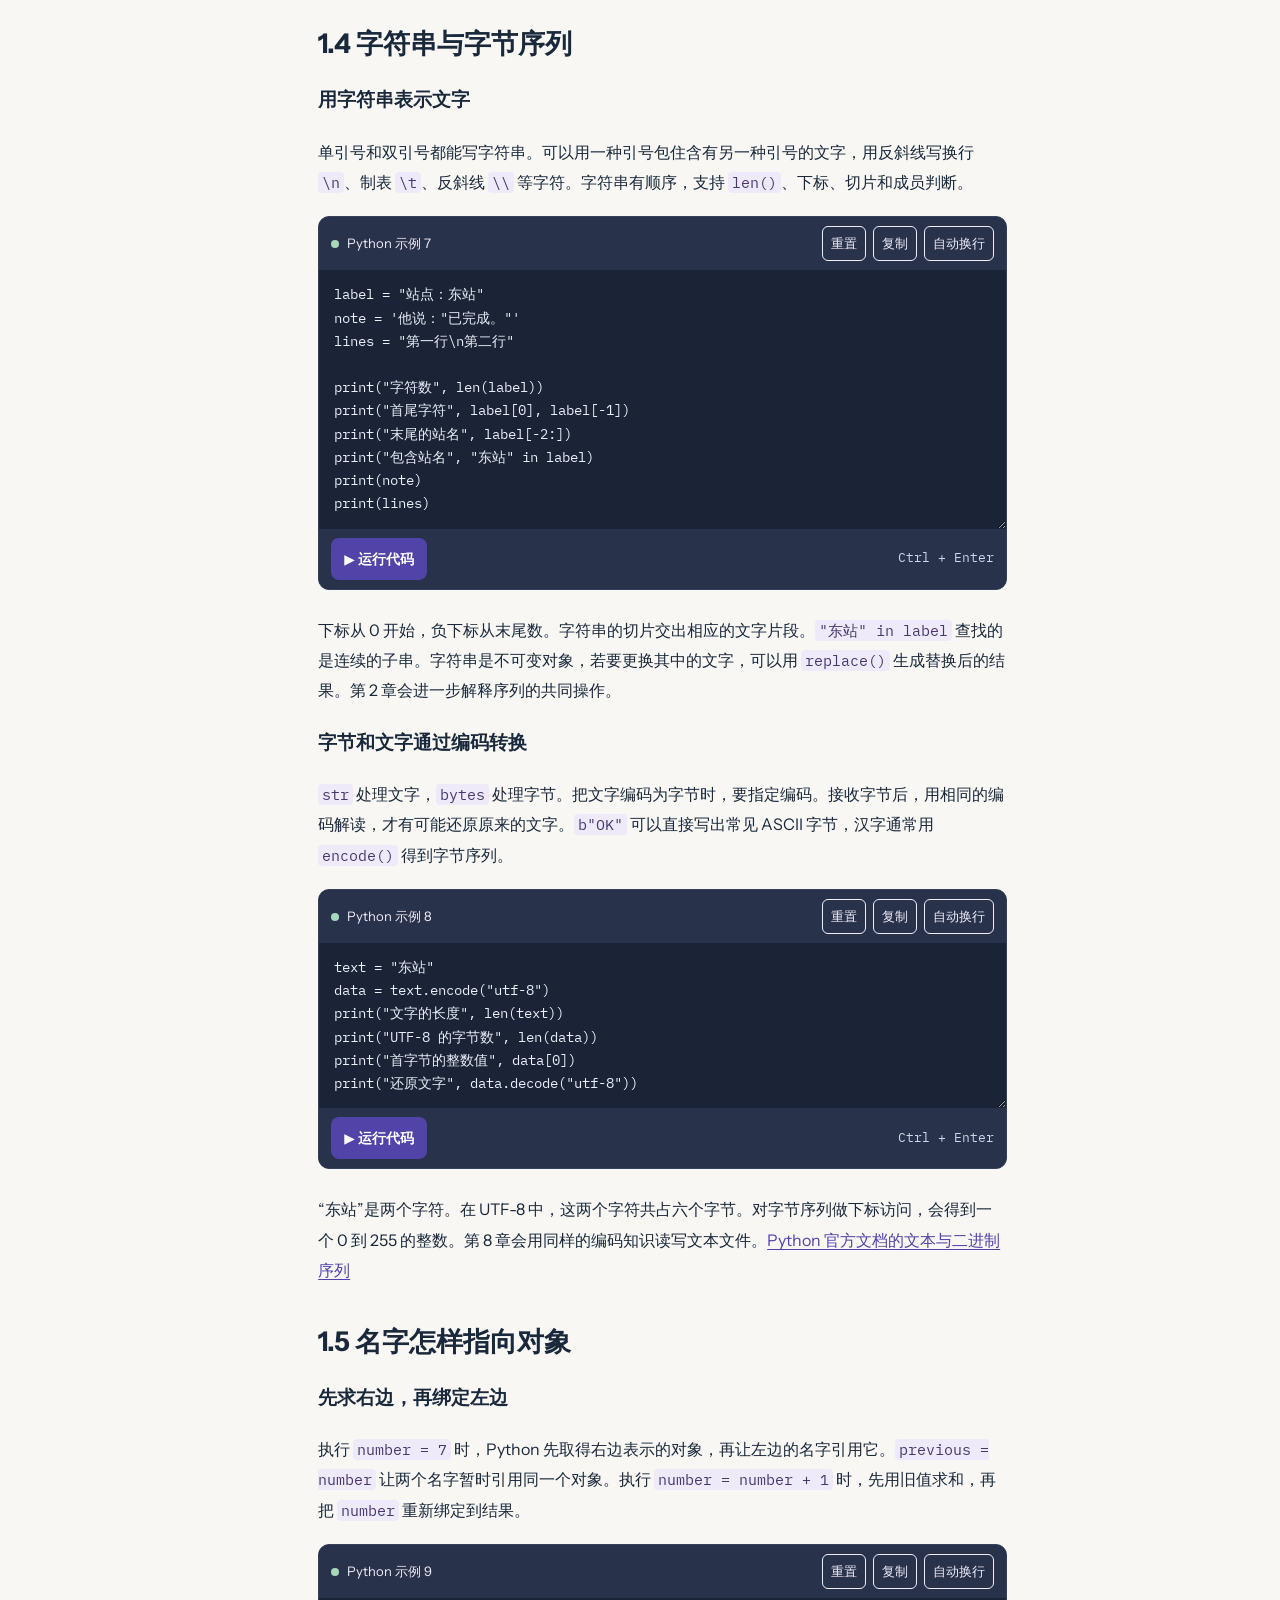
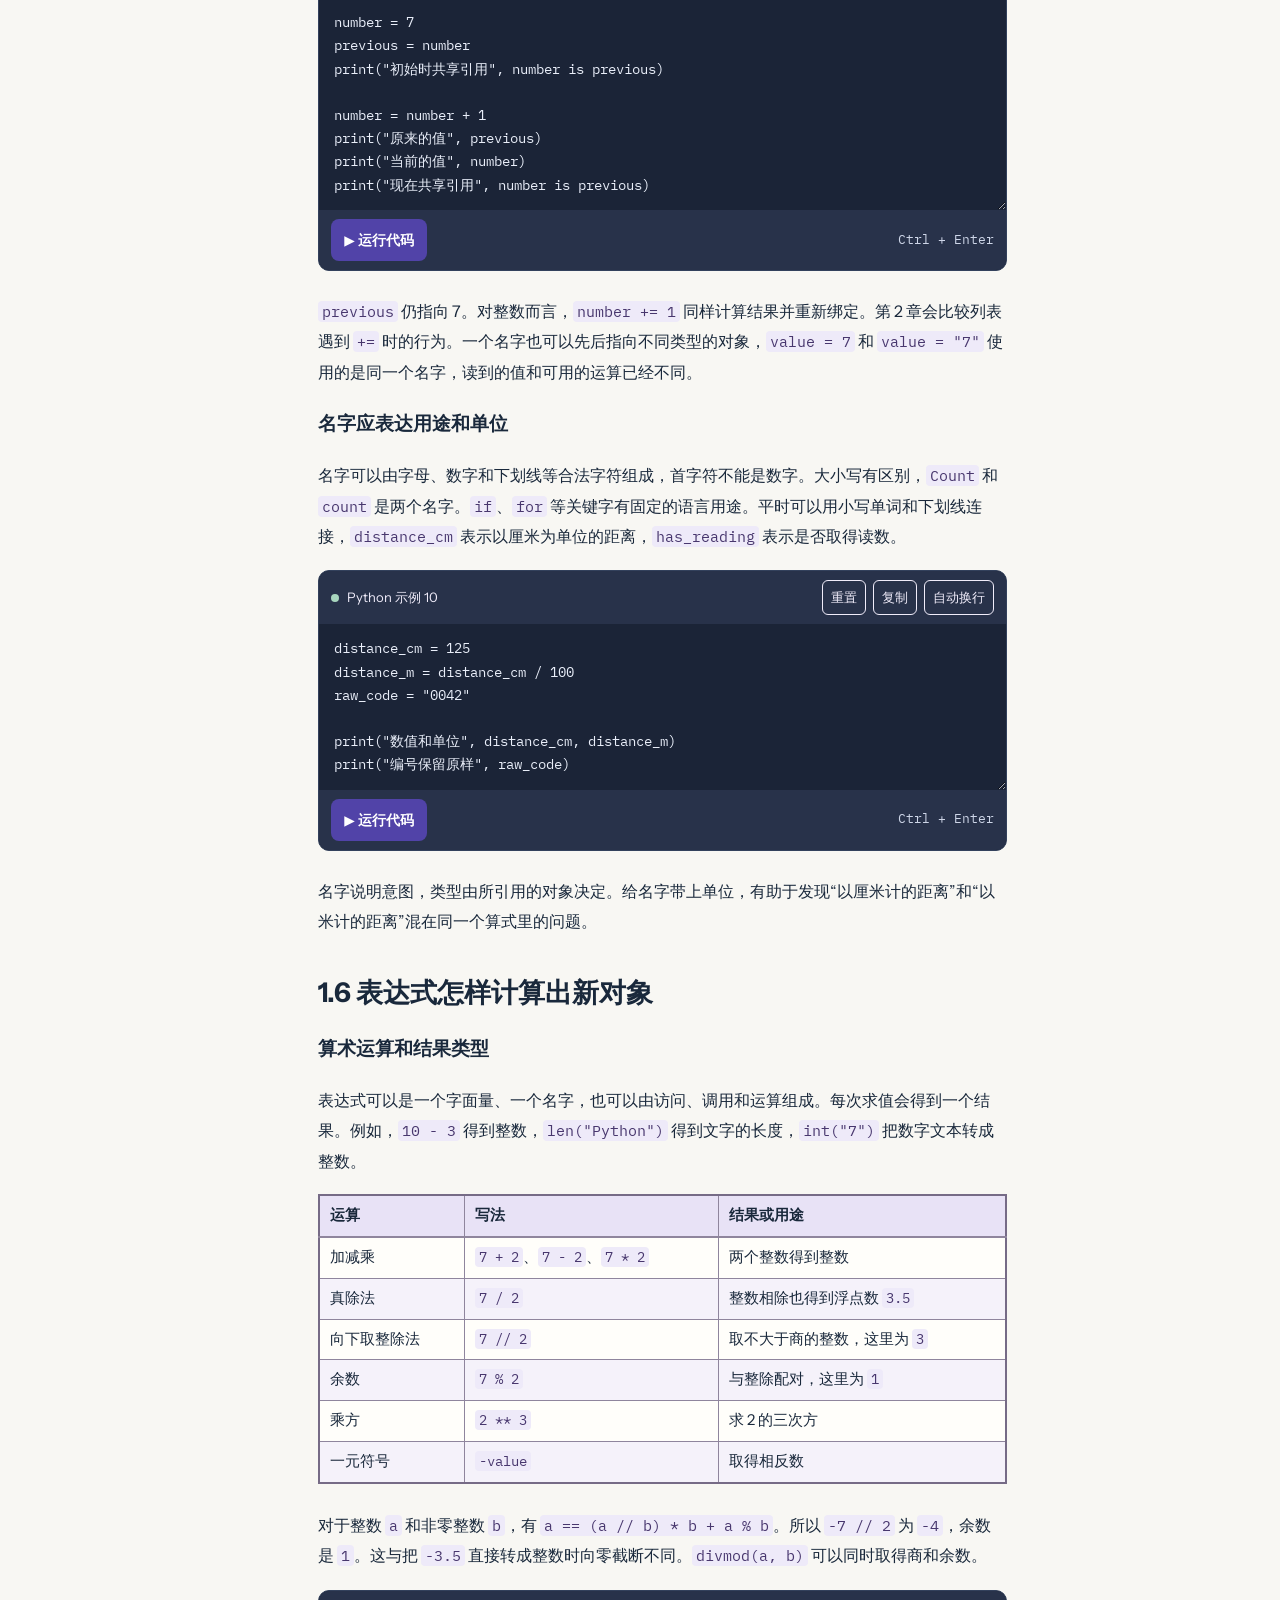
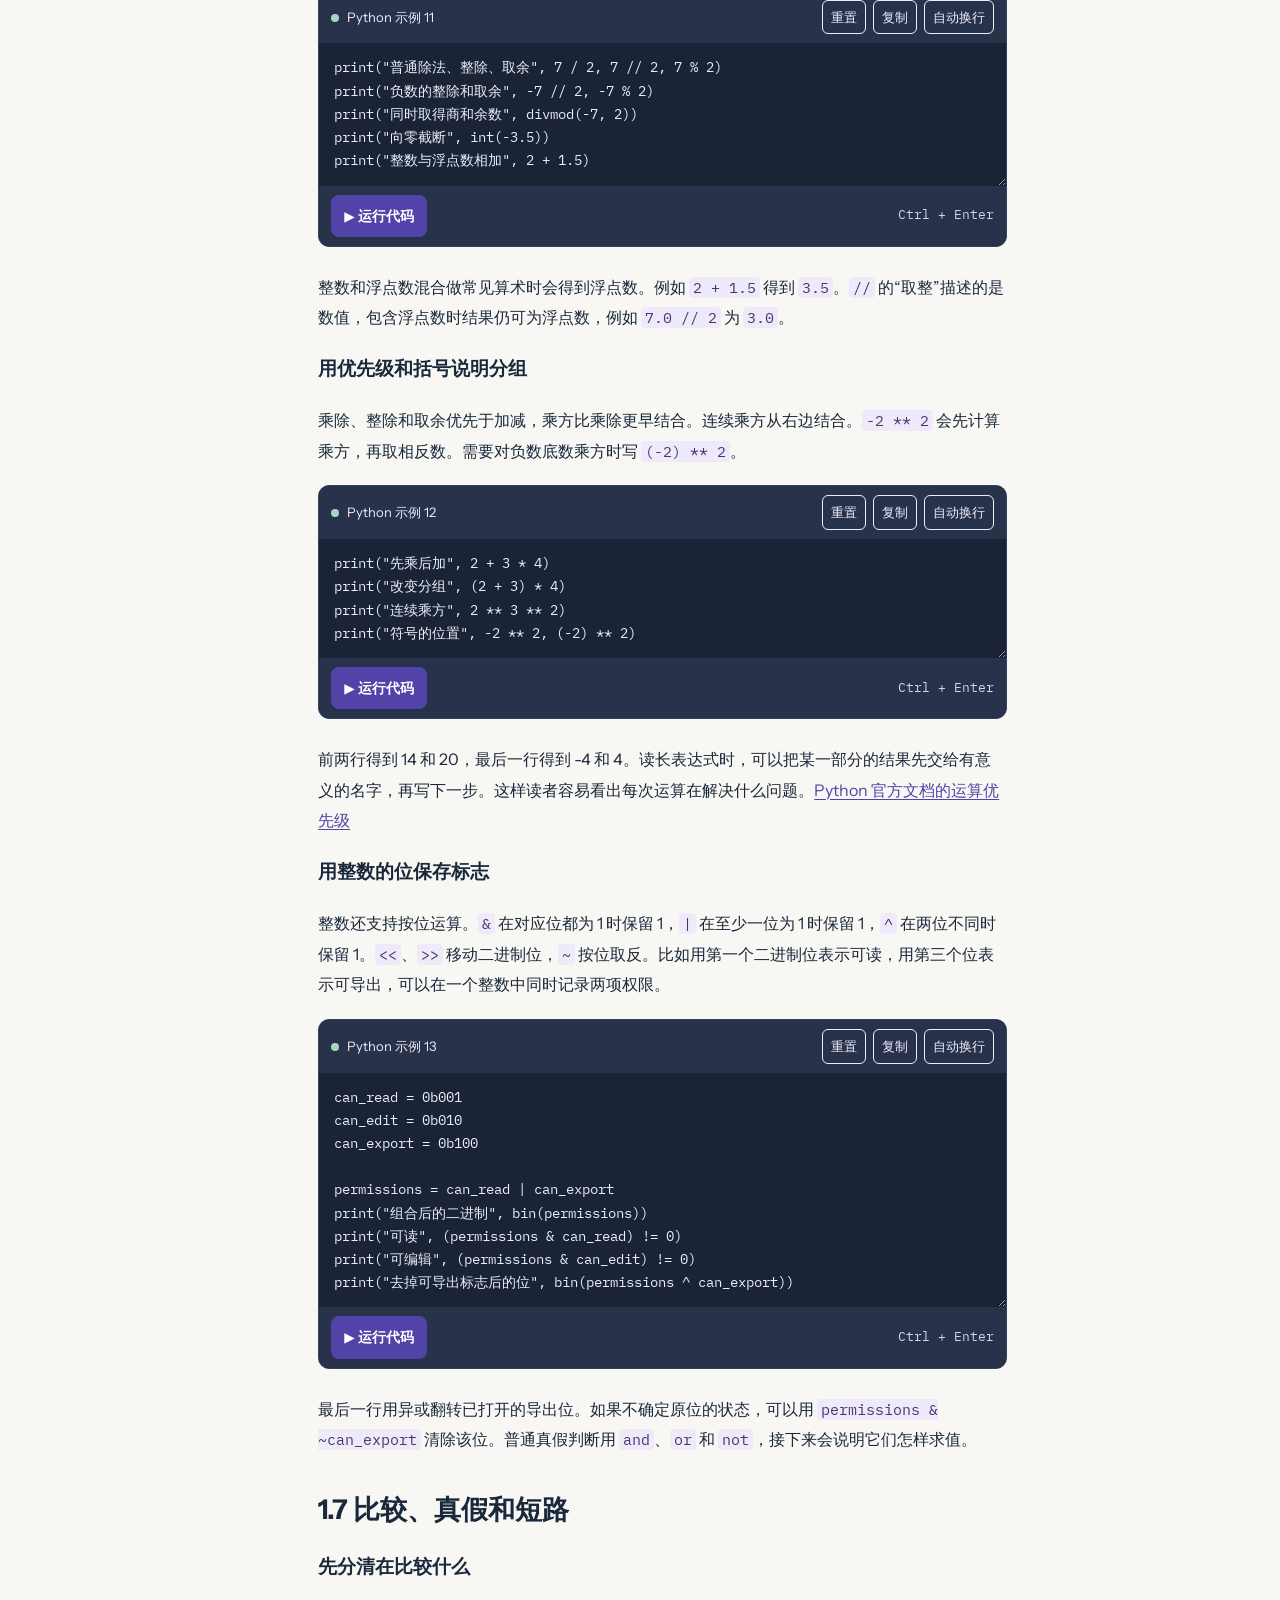
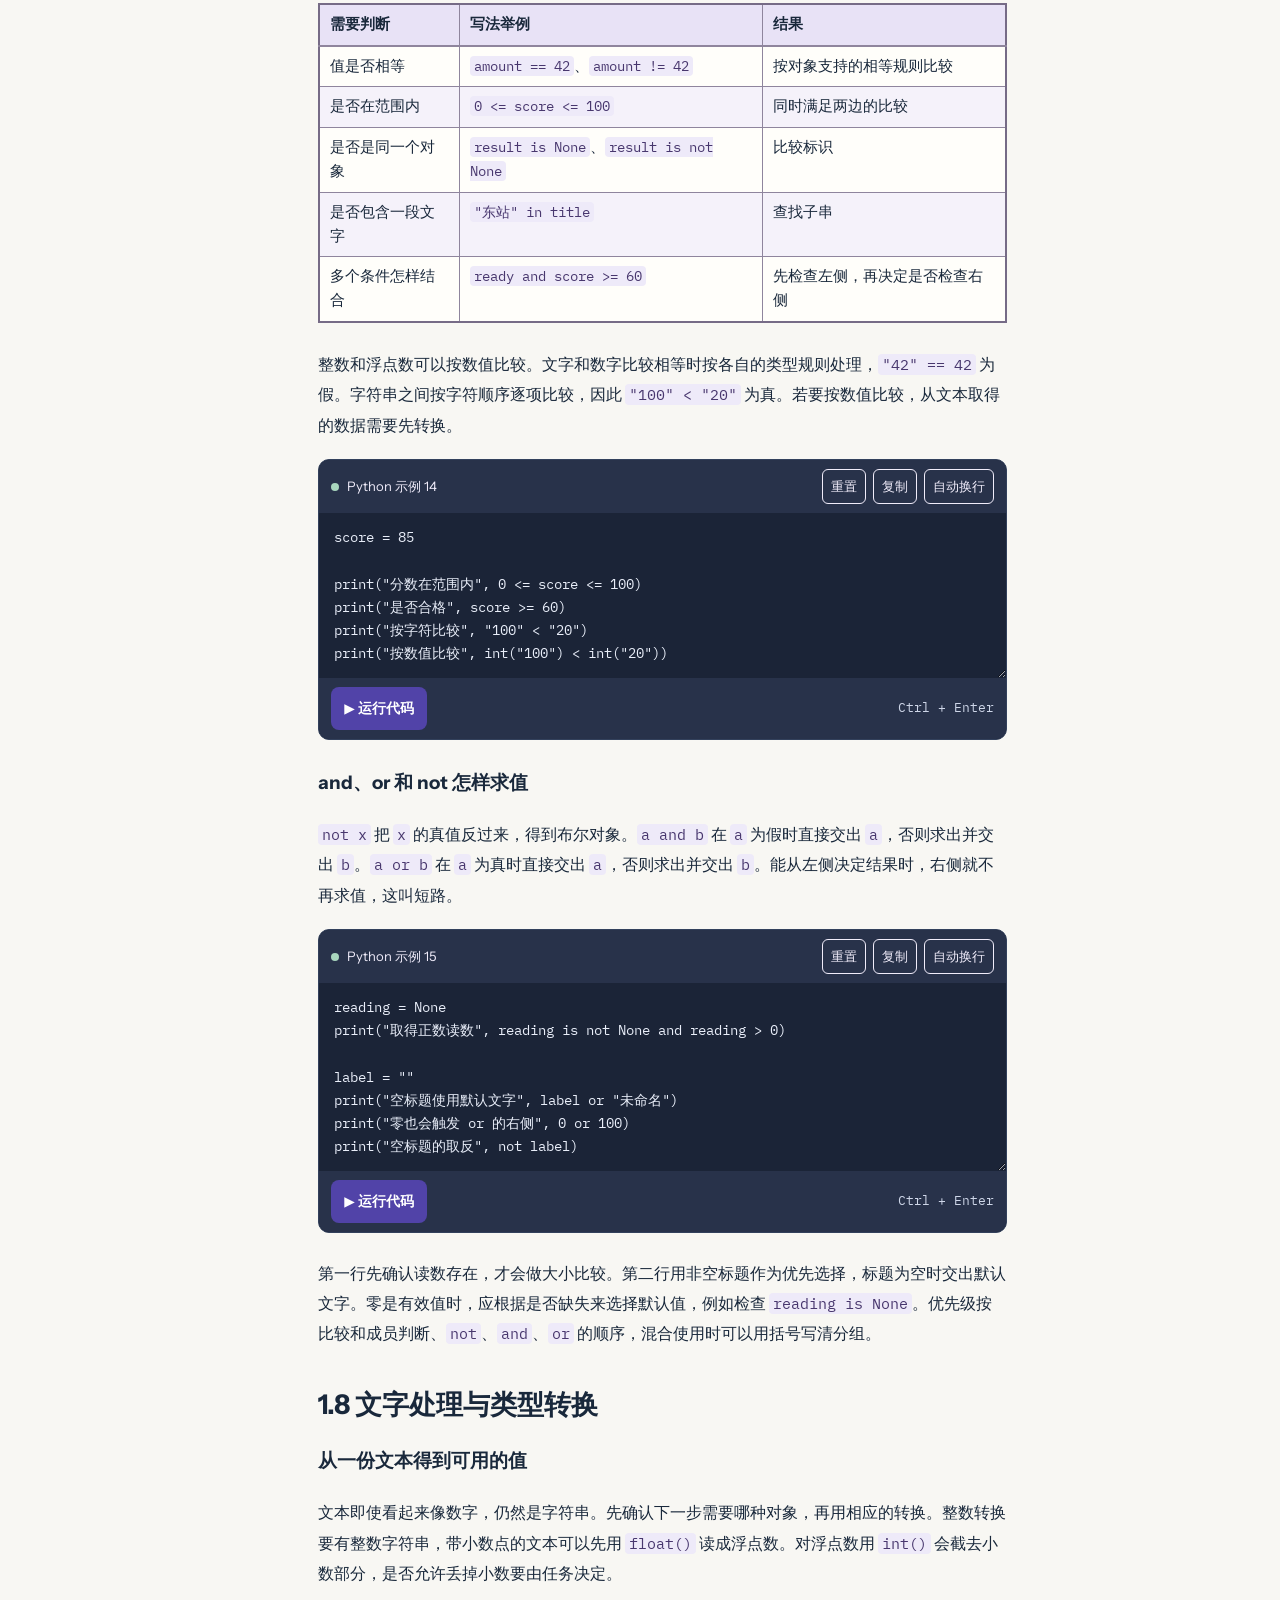
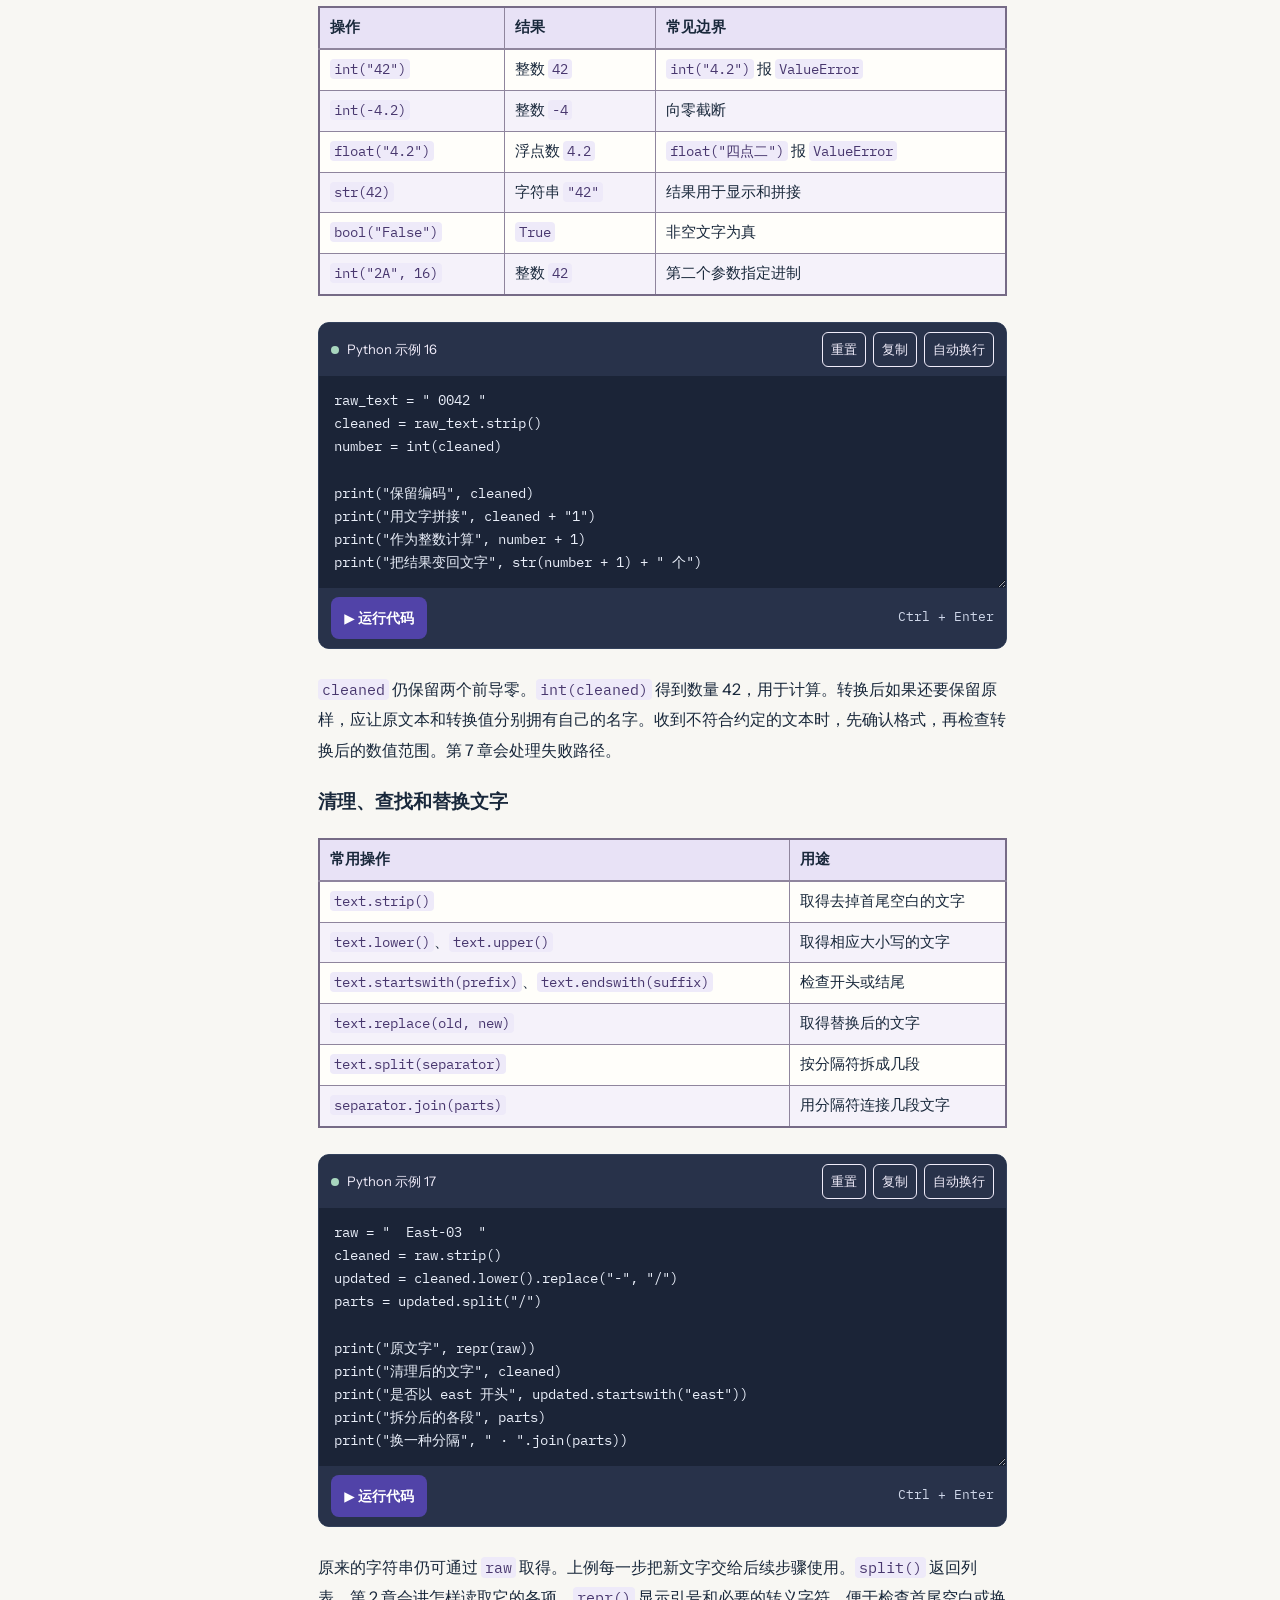
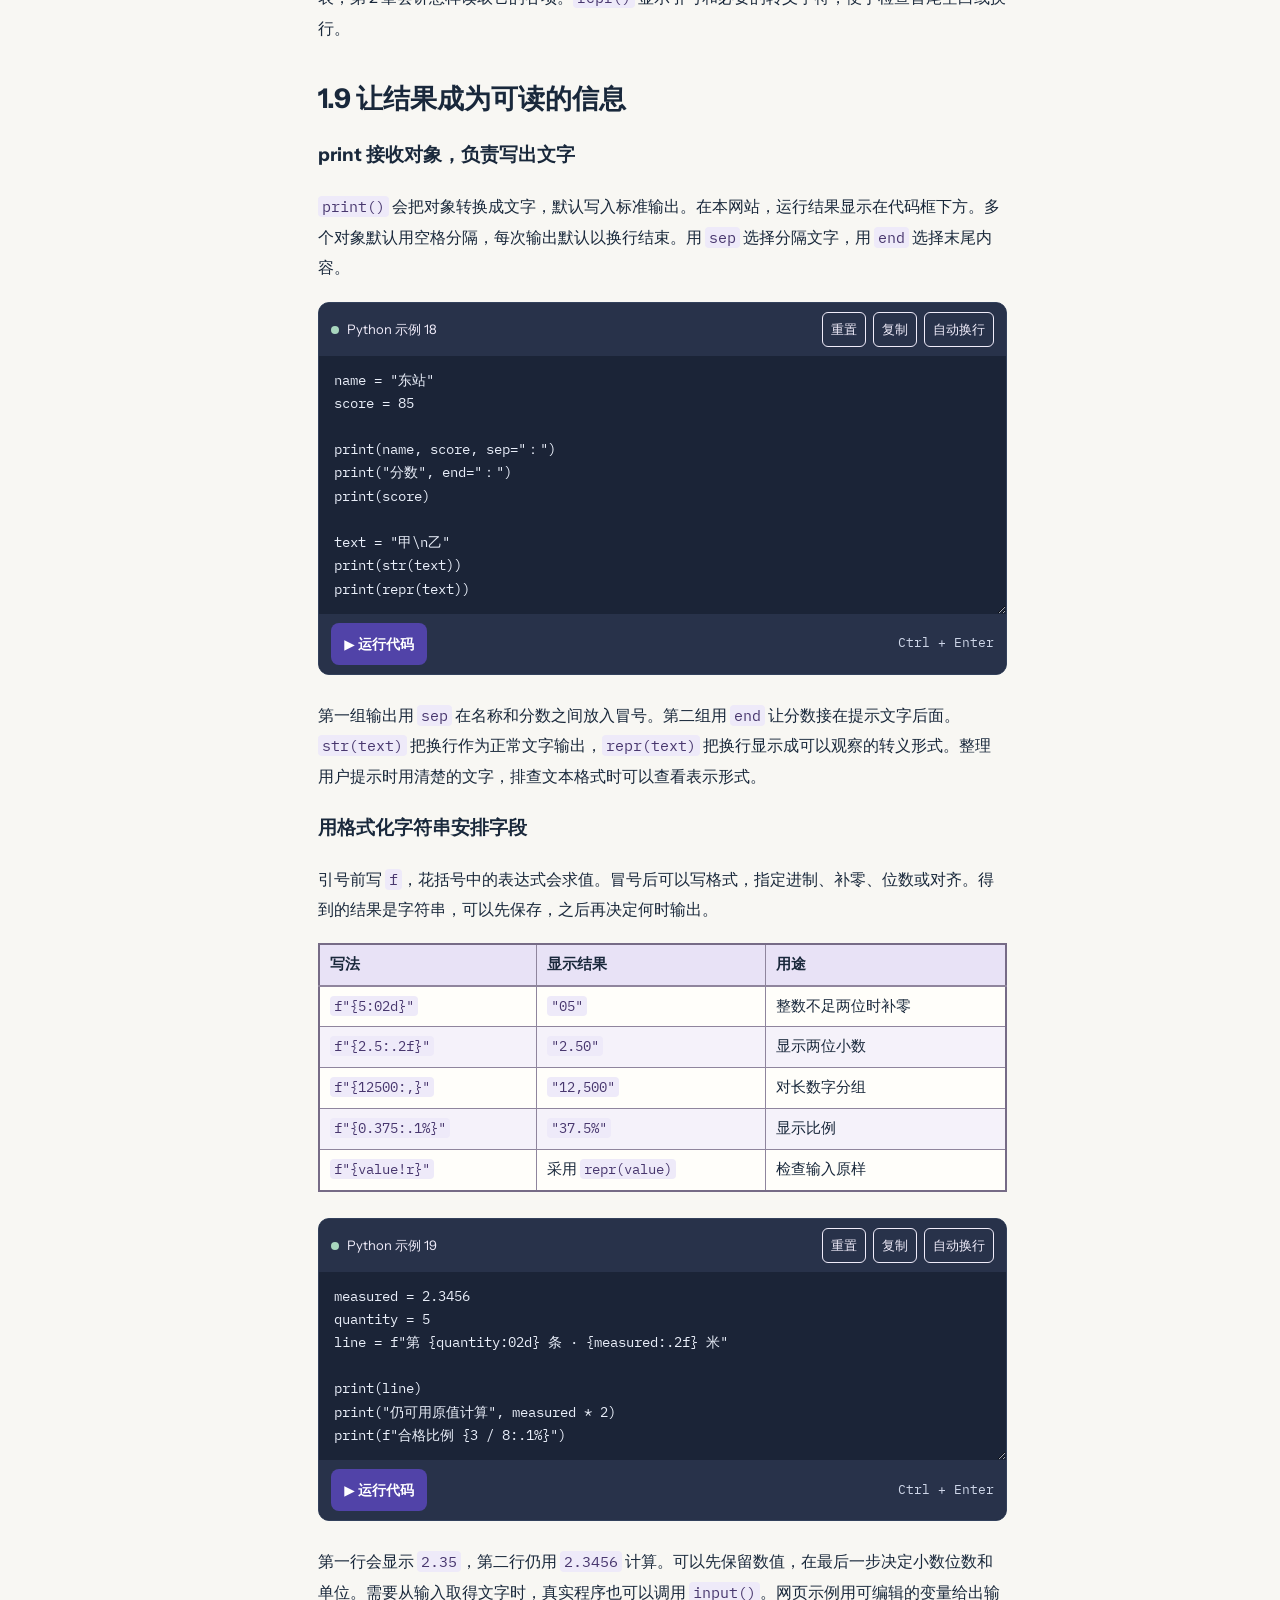
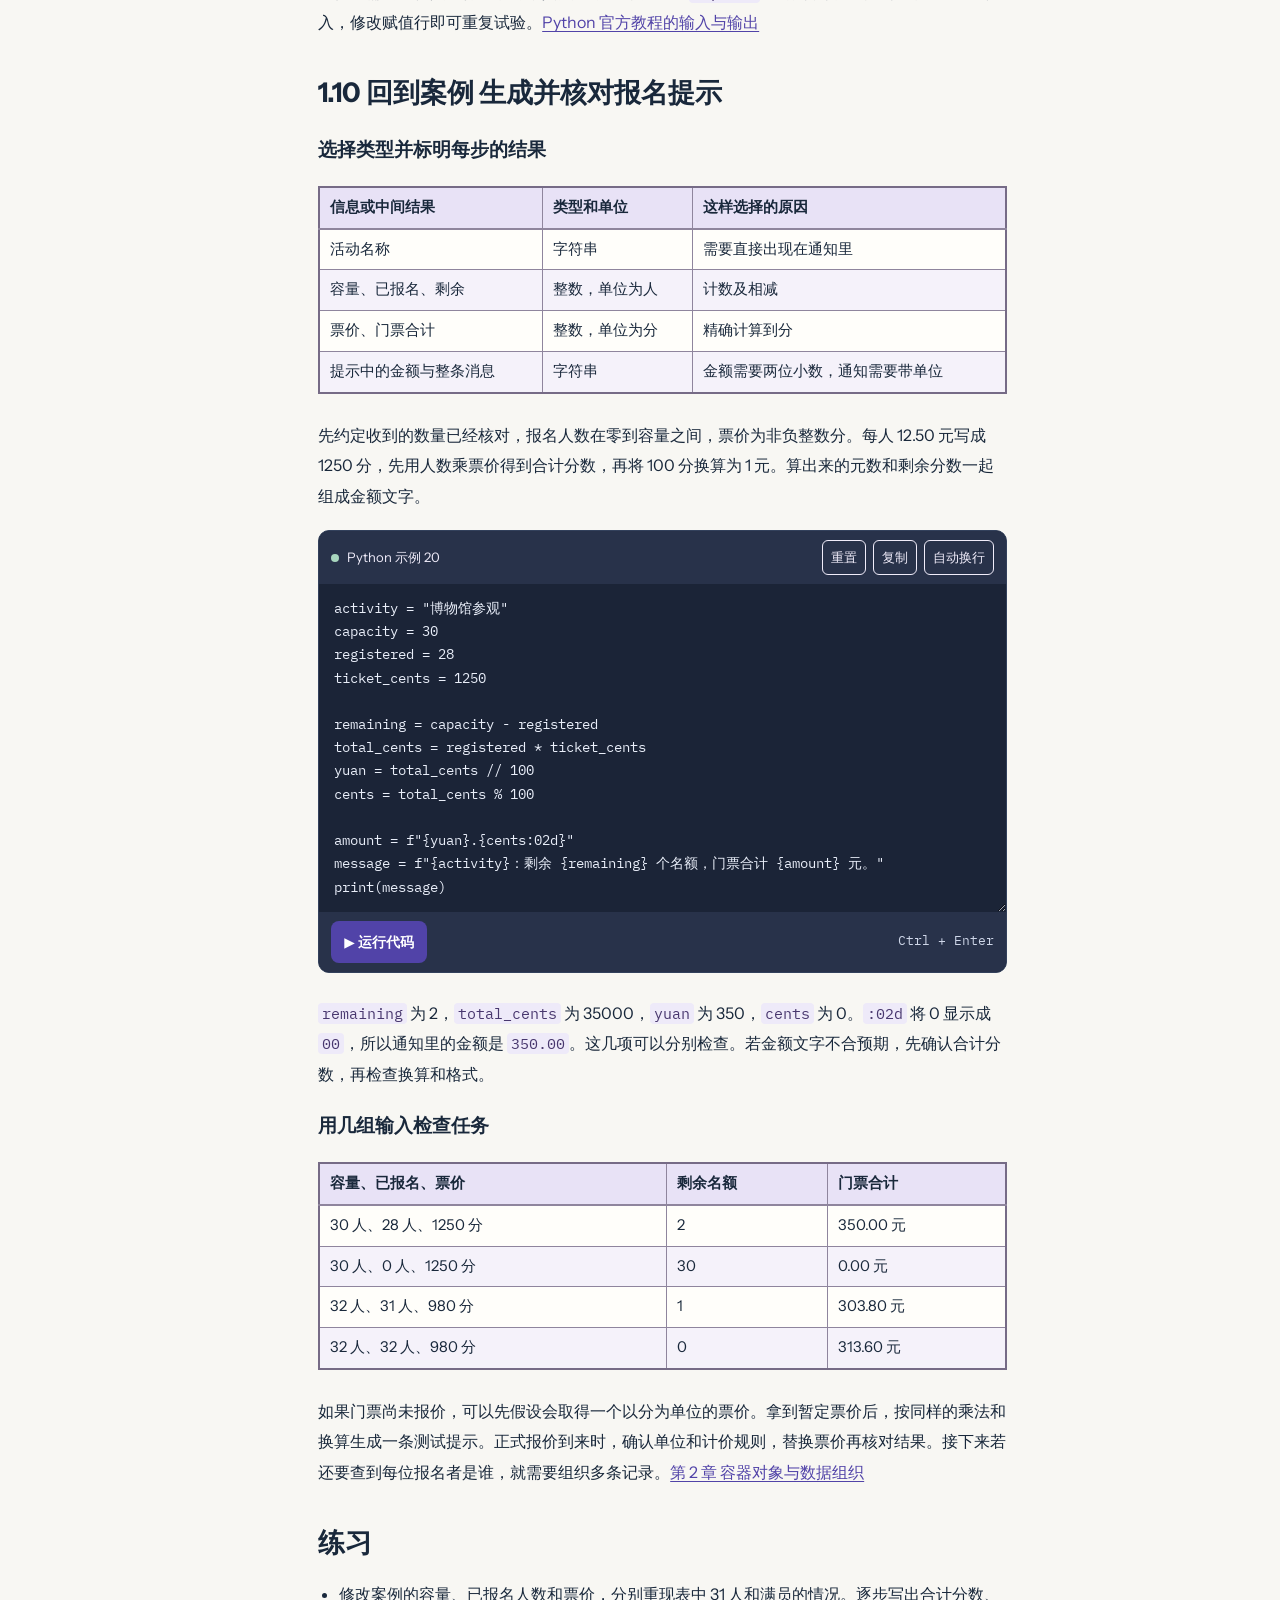
<file: docs/chapter-01.html>
<!doctype html>
<html lang="zh-CN">
<head>
<meta charset="utf-8">
<meta name="viewport" content="width=device-width, initial-scale=1">
<meta name="color-scheme" content="light">
<meta name="description" content="以对象协作和假设三部曲为主线的 Python 编程教材。">
<title>基础数据对象与信息处理 · Python 编程</title>
<link rel="stylesheet" href="assets/style.css?v=271b14c33aec">
<script src="assets/site.js?v=3370553bec6f" defer></script>
</head>
<body class="">
<a class="skip" href="#main">跳到正文</a>
<header class="topbar"><div class="top-inner">
<a class="brand" href="index.html"><span aria-hidden="true">Py</span> Python 编程</a>
<nav aria-label="主导航"><a href="index.html#catalog">章节目录</a><a href="chapter-09.html">综合项目</a></nav>
</div></header>

<div class="lesson-layout">
 <aside class="side"><details class="mobile-nav" open><summary>章节目录</summary>
  <nav aria-label="章节目录"><a href="chapter-00.html"><span class="nav-num">序</span><span>对象协作实现问题求解</span><span class="nav-done" data-done="00"></span></a><a href="chapter-01.html" aria-current="page"><span class="nav-num">01</span><span>基础数据对象与信息处理</span><span class="nav-done" data-done="01"></span></a><a href="chapter-02.html"><span class="nav-num">02</span><span>容器对象与数据组织</span><span class="nav-done" data-done="02"></span></a><a href="chapter-03.html"><span class="nav-num">03</span><span>对象协作的流程控制</span><span class="nav-done" data-done="03"></span></a><a href="chapter-04.html"><span class="nav-num">04</span><span>第三视角 函数与协作封装</span><span class="nav-done" data-done="04"></span></a><a href="chapter-05.html"><span class="nav-num">05</span><span>第一视角 自定义对象与类</span><span class="nav-done" data-done="05"></span></a><a href="chapter-06.html"><span class="nav-num">06</span><span>多对象协作与程序组织</span><span class="nav-done" data-done="06"></span></a><a href="chapter-07.html"><span class="nav-num">07</span><span>对象协作的可靠性</span><span class="nav-done" data-done="07"></span></a><a href="chapter-08.html"><span class="nav-num">08</span><span>对象与外部环境的协作</span><span class="nav-done" data-done="08"></span></a><a href="chapter-09.html"><span class="nav-num">09</span><span>综合项目 递归假设驱动的程序构造</span><span class="nav-done" data-done="09"></span></a><a href="chapter-10.html"><span class="nav-num">10</span><span>对象协作系统的复用与演化</span><span class="nav-done" data-done="10"></span></a><a href="chapter-A.html"><span class="nav-num">A</span><span>Python 运行环境与学习工具</span><span class="nav-done" data-done="A"></span></a><a href="chapter-B.html"><span class="nav-num">B</span><span>项目工具链与开发实践</span><span class="nav-done" data-done="B"></span></a><a href="chapter-C.html"><span class="nav-num">C</span><span>语言速查与标准库索引</span><span class="nav-done" data-done="C"></span></a></nav>
 </details></aside>
 <main id="main" class="lesson">
  <header class="lesson-head"><div class="crumb"><a href="index.html#catalog">教材目录</a> <span>›</span> 第 1 章</div>
  <h1>基础数据对象与信息处理</h1><p>从一条报名提示出发，理解对象的值、类型和标识，学习名字绑定、数值与文字运算、类型转换和信息输出。</p></header>
  <details class="lesson-contents"><summary>本页目录</summary>
   <nav aria-label="本页目录"><ol><li><a href="#section-1">1.1 报名提示需要哪些信息</a></li><li><a href="#section-2">1.2 对象有值、类型和标识</a></li><li><a href="#section-3">1.3 数值、布尔值和缺失值</a></li><li><a href="#section-4">1.4 字符串与字节序列</a></li><li><a href="#section-5">1.5 名字怎样指向对象</a></li><li><a href="#section-6">1.6 表达式怎样计算出新对象</a></li><li><a href="#section-7">1.7 比较、真假和短路</a></li><li><a href="#section-8">1.8 文字处理与类型转换</a></li><li><a href="#section-9">1.9 让结果成为可读的信息</a></li><li><a href="#section-10">1.10 回到案例 生成并核对报名提示</a></li><li><a href="#section-11">练习</a></li><li><a href="#section-12">本章自测</a></li></ol></nav>
  </details>
  <article><h2 id="section-1">1.1 报名提示需要哪些信息</h2>
<p>博物馆参观开放报名。活动最多容纳 30 人，目前有 28 人报名，每人门票 12.50 元。组织者要发布一条提示，让同学知道还剩几个名额，以及已报名同学的门票合计多少钱。</p>
<pre class="listing">任务：生成活动报名提示
    1. 输入
        1.1 活动名称、容量、已报名人数和每人票价。
    2. 处理
        2.1 用容量减去已报名人数，得到剩余名额。
        2.2 用已报名人数乘以每人票价，得到门票合计。
        2.3 将名称、名额、金额和单位组织成一句话。
    3. 输出
        3.1 博物馆参观：剩余 2 个名额，门票合计 350.00 元。</pre>
<p>“28 人”和“学号 0028”看起来都有数字，却要做不同的工作。前者要参与计算，后者要保留原来的文字。票价要按分算清楚，输出时还要保留两位小数。把这些要求写清楚，才能为每项信息选择合适的对象和运算。</p>
<h3>先改一行，算出剩余名额</h3>
<p>点击「运行代码」，核对剩余名额是否为 2。再把第二行的 28 改成 30，预测结果并运行。</p>

<section class="playground" aria-label="Python 示例 1" data-draft="first-run" id="first-run">
  <div class="editor-bar">
    <span><i></i> Python 示例 1</span>
    <div><button class="quiet" type="button" data-reset hidden>重置</button>
    <button class="quiet" type="button" data-copy hidden>复制</button>
    <button class="quiet" type="button" data-wrap aria-pressed="false" hidden>自动换行</button></div>
  </div>
  <textarea aria-label="Python 示例 1 代码" rows="3" wrap="off"
    data-code-file="" spellcheck="false" autocapitalize="off" autocomplete="off">capacity = 30
registered = 28
print(capacity - registered)</textarea>
  <div class="runner-bar" hidden>
    <button class="primary small" type="button" data-run>▶ 运行代码</button>
    <button class="quiet" type="button" data-stop hidden>停止</button>
    <span class="draft-status" data-draft-status role="status"></span>
    <span class="run-shortcut">Ctrl + Enter</span>
  </div>
  <pre class="output" aria-live="polite" aria-label="运行输出" hidden></pre>
</section>

<p>前两行给容量和已报名人数起了名字。第三行相减，<code>print(...)</code> 把结果显示在代码框下方。改成 30 后，输出应为 0。接下来再看这些名字怎样指向对象，以及数字和文字各能做什么。</p>
<h2 id="section-2">1.2 对象有值、类型和标识</h2>
<h3>三个问题分别问什么</h3>
<p>Python 用对象表示程序中的数据。整数、字符串和布尔值都是对象。理解一个对象，可以分别问它的值是什么、属于什么类型、与另一处引用是否指向同一个对象。</p>
<div class="lesson-table"><table><thead><tr><th scope="col">要问的问题</th><th scope="col">Python 中的观察方法</th><th scope="col">例子</th></tr></thead><tbody><tr><td>它表示什么值</td><td>显示或比较值</td><td><code>42 == 42.0</code> 为真</td></tr><tr><td>它是什么类型</td><td><code>type(value)</code></td><td><code>42</code> 是整数，<code>&quot;42&quot;</code> 是字符串</td></tr><tr><td>两处是否指向同一个对象</td><td><code>a is b</code>，也可观察 <code>id()</code></td><td><code>second = first</code> 后两处引用同一个对象</td></tr></tbody></table></div>
<p><code>type()</code> 返回实际类型对象。<code>isinstance()</code> 可以判断某对象是否属于一个类型或该类型的子类。<code>True</code> 的实际类型是 <code>bool</code>。由于 <code>bool</code> 是 <code>int</code> 的子类，<code>isinstance(True, int)</code> 也为真。选择数据时仍可根据含义把真假和数量分开表达。</p>

<section class="playground" aria-label="Python 示例 2" data-draft="example-2-fda0109e3cda">
  <div class="editor-bar">
    <span><i></i> Python 示例 2</span>
    <div><button class="quiet" type="button" data-reset hidden>重置</button>
    <button class="quiet" type="button" data-copy hidden>复制</button>
    <button class="quiet" type="button" data-wrap aria-pressed="false" hidden>自动换行</button></div>
  </div>
  <textarea aria-label="Python 示例 2 代码" rows="4" wrap="off"
    data-code-file="" spellcheck="false" autocapitalize="off" autocomplete="off">print(type(42).__name__, type(&quot;42&quot;).__name__)
print(type(1.5).__name__, type(True).__name__, type(None).__name__)
print(&quot;True 属于布尔类型&quot;, isinstance(True, bool))
print(&quot;True 也满足整数类型检查&quot;, isinstance(True, int))</textarea>
  <div class="runner-bar" hidden>
    <button class="primary small" type="button" data-run>▶ 运行代码</button>
    <button class="quiet" type="button" data-stop hidden>停止</button>
    <span class="draft-status" data-draft-status role="status"></span>
    <span class="run-shortcut">Ctrl + Enter</span>
  </div>
  <pre class="output" aria-live="polite" aria-label="运行输出" hidden></pre>
</section>

<h3>标识和相等的关系</h3>
<p><code>id(obj)</code> 返回表示对象标识的整数。对象存续时标识保持稳定，同时存在的不同对象有不同标识。对象的存续结束后，标识可能被复用。用 <code>is</code> 直接判断标识关系，用 <code>==</code> 比较值。</p>

<section class="playground" aria-label="Python 示例 3" data-draft="example-3-18e37ebb058c">
  <div class="editor-bar">
    <span><i></i> Python 示例 3</span>
    <div><button class="quiet" type="button" data-reset hidden>重置</button>
    <button class="quiet" type="button" data-copy hidden>复制</button>
    <button class="quiet" type="button" data-wrap aria-pressed="false" hidden>自动换行</button></div>
  </div>
  <textarea aria-label="Python 示例 3 代码" rows="8" wrap="off"
    data-code-file="" spellcheck="false" autocapitalize="off" autocomplete="off">whole = 42
approximate = 42.0
same_reference = whole

print(&quot;数值相等&quot;, whole == approximate)
print(&quot;整数和浮点数是同一对象&quot;, whole is approximate)
print(&quot;两处引用同一整数&quot;, whole is same_reference)
print(&quot;三个标识&quot;, id(whole), id(approximate), id(same_reference))</textarea>
  <div class="runner-bar" hidden>
    <button class="primary small" type="button" data-run>▶ 运行代码</button>
    <button class="quiet" type="button" data-stop hidden>停止</button>
    <span class="draft-status" data-draft-status role="status"></span>
    <span class="run-shortcut">Ctrl + Enter</span>
  </div>
  <pre class="output" aria-live="polite" aria-label="运行输出" hidden></pre>
</section>

<p>观察第一行和第二行，可以看到“值相等”与“同一个对象”是两个问题。标识的具体数字由运行环境决定，只需核对第一、第三个标识相同。判断空值时常写 <code>result is None</code>，因为 <code>None</code> 是用来表示缺失的那个单一对象。<a href="https://docs.python.org/3.12/reference/datamodel.html#objects-values-and-types">Python 官方文档的数据模型</a></p>
<h2 id="section-3">1.3 数值、布尔值和缺失值</h2>
<h3>按需要选择基础类型</h3>
<div class="lesson-table"><table><thead><tr><th scope="col">类型</th><th scope="col">写法</th><th scope="col">典型任务</th></tr></thead><tbody><tr><td>整数 <code>int</code></td><td><code>42</code>、<code>-7</code>、<code>1_000</code></td><td>计数、序号、以分或厘米为单位的量</td></tr><tr><td>浮点数 <code>float</code></td><td><code>1.5</code>、<code>2.5e3</code></td><td>测量、比例、允许近似的小数</td></tr><tr><td>复数 <code>complex</code></td><td><code>2 + 3j</code></td><td>同时包含实部和虚部的计算</td></tr><tr><td>布尔值 <code>bool</code></td><td><code>True</code>、<code>False</code></td><td>记录一项条件是否成立</td></tr><tr><td>字符串 <code>str</code></td><td><code>&quot;Python&quot;</code>、<code>&quot;0042&quot;</code></td><td>文字和需要保留原样的编码</td></tr><tr><td>字节序列 <code>bytes</code></td><td><code>b&quot;OK&quot;</code></td><td>文件和通信中的原始字节</td></tr><tr><td>空值类型 <code>NoneType</code></td><td><code>None</code></td><td>结果尚未取得、某项数据缺失</td></tr></tbody></table></div>
<p>整数可以写成十进制，也可以用 <code>0b</code>、<code>0o</code>、<code>0x</code> 开头写成二进制、八进制和十六进制。下划线可以分隔数字，方便阅读。<code>2.5e3</code> 表示 <code>2.5</code> 乘以 10 的三次方，写法中有小数点或指数时，这里得到的是浮点数。</p>

<section class="playground" aria-label="Python 示例 4" data-draft="example-4-35a7be956208">
  <div class="editor-bar">
    <span><i></i> Python 示例 4</span>
    <div><button class="quiet" type="button" data-reset hidden>重置</button>
    <button class="quiet" type="button" data-copy hidden>复制</button>
    <button class="quiet" type="button" data-wrap aria-pressed="false" hidden>自动换行</button></div>
  </div>
  <textarea aria-label="Python 示例 4 代码" rows="8" wrap="off"
    data-code-file="" spellcheck="false" autocapitalize="off" autocomplete="off">print(&quot;四种写法表示相同的整数&quot;, 42, 0b101010, 0o52, 0x2A)
print(&quot;大数按位分组&quot;, 1_000_000)
print(&quot;科学计数法&quot;, 2.5e3, 1.25e-2)

z = 3 + 4j
print(&quot;实部和虚部&quot;, z.real, z.imag)
print(&quot;与共轭复数相乘&quot;, z * (3 - 4j))
print(&quot;复数的模&quot;, abs(z))</textarea>
  <div class="runner-bar" hidden>
    <button class="primary small" type="button" data-run>▶ 运行代码</button>
    <button class="quiet" type="button" data-stop hidden>停止</button>
    <span class="draft-status" data-draft-status role="status"></span>
    <span class="run-shortcut">Ctrl + Enter</span>
  </div>
  <pre class="output" aria-live="polite" aria-label="运行输出" hidden></pre>
</section>

<p>实部和虚部可以分别读取。复数支持加减乘除、求模和相等比较。比较 <code>&lt;</code>、<code>&gt;</code> 需要一种大小顺序，Python 的复数没有这种运算。</p>
<h3>浮点数为何出现微小误差</h3>
<p>许多十进制小数在二进制浮点数中只能近似表示。近似值相加后，显示结果也可能与十进制心算不同。测量题可以事先确定允许的误差，用标准库的 <code>math.isclose()</code> 比较近似值。固定精度的金额或长度可以统一换成整数单位，再做加减乘除。</p>

<section class="playground" aria-label="Python 示例 5" data-draft="example-5-8aa8400ea7f8">
  <div class="editor-bar">
    <span><i></i> Python 示例 5</span>
    <div><button class="quiet" type="button" data-reset hidden>重置</button>
    <button class="quiet" type="button" data-copy hidden>复制</button>
    <button class="quiet" type="button" data-wrap aria-pressed="false" hidden>自动换行</button></div>
  </div>
  <textarea aria-label="Python 示例 5 代码" rows="7" wrap="off"
    data-code-file="" spellcheck="false" autocapitalize="off" autocomplete="off">from math import isclose

result = 0.1 + 0.2
print(&quot;浮点结果&quot;, result)
print(&quot;直接判等&quot;, result == 0.3)
print(&quot;按误差判断&quot;, isclose(result, 0.3))
print(&quot;以厘米计算&quot;, 10 + 20)</textarea>
  <div class="runner-bar" hidden>
    <button class="primary small" type="button" data-run>▶ 运行代码</button>
    <button class="quiet" type="button" data-stop hidden>停止</button>
    <span class="draft-status" data-draft-status role="status"></span>
    <span class="run-shortcut">Ctrl + Enter</span>
  </div>
  <pre class="output" aria-live="polite" aria-label="运行输出" hidden></pre>
</section>

<p>最后一行把 0.1 米和 0.2 米分别表示成 10 厘米和 20 厘米，求得 30 厘米。输出时可以再写成 0.30 米。控制显示的小数位数只影响生成的文字，原来的浮点对象仍是近似值。<a href="https://docs.python.org/3.12/tutorial/floatingpoint.html">Python 官方教程的浮点数说明</a></p>
<h3>真假、零和缺失分别表示什么</h3>
<p>数值零、空字符串和 <code>None</code> 都可以在真假判断中被当作假，含义仍然不同。零可以是一条已取得的读数，空字符串可能是用户交来的空文本，<code>None</code> 可以表示还没有取得读数。字符串 <code>&quot;False&quot;</code> 和 <code>&quot;0&quot;</code> 含有字符，用 <code>bool()</code> 检查都为真。</p>

<section class="playground" aria-label="Python 示例 6" data-draft="example-6-949d9b5ec6a9">
  <div class="editor-bar">
    <span><i></i> Python 示例 6</span>
    <div><button class="quiet" type="button" data-reset hidden>重置</button>
    <button class="quiet" type="button" data-copy hidden>复制</button>
    <button class="quiet" type="button" data-wrap aria-pressed="false" hidden>自动换行</button></div>
  </div>
  <textarea aria-label="Python 示例 6 代码" rows="7" wrap="off"
    data-code-file="" spellcheck="false" autocapitalize="off" autocomplete="off">reading = 0
unmeasured = None

print(&quot;零与缺失的真值&quot;, bool(reading), bool(unmeasured))
print(&quot;零是否缺失&quot;, reading is None)
print(&quot;未测量是否缺失&quot;, unmeasured is None)
print(&quot;文字是否为空&quot;, bool(&quot;&quot;), bool(&quot;0&quot;), bool(&quot;False&quot;))</textarea>
  <div class="runner-bar" hidden>
    <button class="primary small" type="button" data-run>▶ 运行代码</button>
    <button class="quiet" type="button" data-stop hidden>停止</button>
    <span class="draft-status" data-draft-status role="status"></span>
    <span class="run-shortcut">Ctrl + Enter</span>
  </div>
  <pre class="output" aria-live="polite" aria-label="运行输出" hidden></pre>
</section>

<p>如果题目要判断是否取得读数，应检查是否为 <code>None</code>。如果题目要判断读数是否大于零，应写数值比较。先用自然语言分清两项任务，再选表达式。</p>
<h2 id="section-4">1.4 字符串与字节序列</h2>
<h3>用字符串表示文字</h3>
<p>单引号和双引号都能写字符串。可以用一种引号包住含有另一种引号的文字，用反斜线写换行 <code>\n</code>、制表 <code>\t</code>、反斜线 <code>\\</code> 等字符。字符串有顺序，支持 <code>len()</code>、下标、切片和成员判断。</p>

<section class="playground" aria-label="Python 示例 7" data-draft="example-7-a8a8a92a2f45">
  <div class="editor-bar">
    <span><i></i> Python 示例 7</span>
    <div><button class="quiet" type="button" data-reset hidden>重置</button>
    <button class="quiet" type="button" data-copy hidden>复制</button>
    <button class="quiet" type="button" data-wrap aria-pressed="false" hidden>自动换行</button></div>
  </div>
  <textarea aria-label="Python 示例 7 代码" rows="10" wrap="off"
    data-code-file="" spellcheck="false" autocapitalize="off" autocomplete="off">label = &quot;站点：东站&quot;
note = &#x27;他说：&quot;已完成。&quot;&#x27;
lines = &quot;第一行\n第二行&quot;

print(&quot;字符数&quot;, len(label))
print(&quot;首尾字符&quot;, label[0], label[-1])
print(&quot;末尾的站名&quot;, label[-2:])
print(&quot;包含站名&quot;, &quot;东站&quot; in label)
print(note)
print(lines)</textarea>
  <div class="runner-bar" hidden>
    <button class="primary small" type="button" data-run>▶ 运行代码</button>
    <button class="quiet" type="button" data-stop hidden>停止</button>
    <span class="draft-status" data-draft-status role="status"></span>
    <span class="run-shortcut">Ctrl + Enter</span>
  </div>
  <pre class="output" aria-live="polite" aria-label="运行输出" hidden></pre>
</section>

<p>下标从 0 开始，负下标从末尾数。字符串的切片交出相应的文字片段。<code>&quot;东站&quot; in label</code> 查找的是连续的子串。字符串是不可变对象，若要更换其中的文字，可以用 <code>replace()</code> 生成替换后的结果。第 2 章会进一步解释序列的共同操作。</p>
<h3>字节和文字通过编码转换</h3>
<p><code>str</code> 处理文字，<code>bytes</code> 处理字节。把文字编码为字节时，要指定编码。接收字节后，用相同的编码解读，才有可能还原原来的文字。<code>b&quot;OK&quot;</code> 可以直接写出常见 ASCII 字节，汉字通常用 <code>encode()</code> 得到字节序列。</p>

<section class="playground" aria-label="Python 示例 8" data-draft="example-8-690d9ca8c046">
  <div class="editor-bar">
    <span><i></i> Python 示例 8</span>
    <div><button class="quiet" type="button" data-reset hidden>重置</button>
    <button class="quiet" type="button" data-copy hidden>复制</button>
    <button class="quiet" type="button" data-wrap aria-pressed="false" hidden>自动换行</button></div>
  </div>
  <textarea aria-label="Python 示例 8 代码" rows="6" wrap="off"
    data-code-file="" spellcheck="false" autocapitalize="off" autocomplete="off">text = &quot;东站&quot;
data = text.encode(&quot;utf-8&quot;)
print(&quot;文字的长度&quot;, len(text))
print(&quot;UTF-8 的字节数&quot;, len(data))
print(&quot;首字节的整数值&quot;, data[0])
print(&quot;还原文字&quot;, data.decode(&quot;utf-8&quot;))</textarea>
  <div class="runner-bar" hidden>
    <button class="primary small" type="button" data-run>▶ 运行代码</button>
    <button class="quiet" type="button" data-stop hidden>停止</button>
    <span class="draft-status" data-draft-status role="status"></span>
    <span class="run-shortcut">Ctrl + Enter</span>
  </div>
  <pre class="output" aria-live="polite" aria-label="运行输出" hidden></pre>
</section>

<p>“东站”是两个字符。在 UTF-8 中，这两个字符共占六个字节。对字节序列做下标访问，会得到一个 0 到 255 的整数。第 8 章会用同样的编码知识读写文本文件。<a href="https://docs.python.org/3.12/library/stdtypes.html#text-sequence-type-str">Python 官方文档的文本与二进制序列</a></p>
<h2 id="section-5">1.5 名字怎样指向对象</h2>
<h3>先求右边，再绑定左边</h3>
<p>执行 <code>number = 7</code> 时，Python 先取得右边表示的对象，再让左边的名字引用它。<code>previous = number</code> 让两个名字暂时引用同一个对象。执行 <code>number = number + 1</code> 时，先用旧值求和，再把 <code>number</code> 重新绑定到结果。</p>

<section class="playground" aria-label="Python 示例 9" data-draft="example-9-dbe36f627511">
  <div class="editor-bar">
    <span><i></i> Python 示例 9</span>
    <div><button class="quiet" type="button" data-reset hidden>重置</button>
    <button class="quiet" type="button" data-copy hidden>复制</button>
    <button class="quiet" type="button" data-wrap aria-pressed="false" hidden>自动换行</button></div>
  </div>
  <textarea aria-label="Python 示例 9 代码" rows="8" wrap="off"
    data-code-file="" spellcheck="false" autocapitalize="off" autocomplete="off">number = 7
previous = number
print(&quot;初始时共享引用&quot;, number is previous)

number = number + 1
print(&quot;原来的值&quot;, previous)
print(&quot;当前的值&quot;, number)
print(&quot;现在共享引用&quot;, number is previous)</textarea>
  <div class="runner-bar" hidden>
    <button class="primary small" type="button" data-run>▶ 运行代码</button>
    <button class="quiet" type="button" data-stop hidden>停止</button>
    <span class="draft-status" data-draft-status role="status"></span>
    <span class="run-shortcut">Ctrl + Enter</span>
  </div>
  <pre class="output" aria-live="polite" aria-label="运行输出" hidden></pre>
</section>

<p><code>previous</code> 仍指向 7。对整数而言，<code>number += 1</code> 同样计算结果并重新绑定。第 2 章会比较列表遇到 <code>+=</code> 时的行为。一个名字也可以先后指向不同类型的对象，<code>value = 7</code> 和 <code>value = &quot;7&quot;</code> 使用的是同一个名字，读到的值和可用的运算已经不同。</p>
<h3>名字应表达用途和单位</h3>
<p>名字可以由字母、数字和下划线等合法字符组成，首字符不能是数字。大小写有区别，<code>Count</code> 和 <code>count</code> 是两个名字。<code>if</code>、<code>for</code> 等关键字有固定的语言用途。平时可以用小写单词和下划线连接，<code>distance_cm</code> 表示以厘米为单位的距离，<code>has_reading</code> 表示是否取得读数。</p>

<section class="playground" aria-label="Python 示例 10" data-draft="example-10-48b623221c08">
  <div class="editor-bar">
    <span><i></i> Python 示例 10</span>
    <div><button class="quiet" type="button" data-reset hidden>重置</button>
    <button class="quiet" type="button" data-copy hidden>复制</button>
    <button class="quiet" type="button" data-wrap aria-pressed="false" hidden>自动换行</button></div>
  </div>
  <textarea aria-label="Python 示例 10 代码" rows="6" wrap="off"
    data-code-file="" spellcheck="false" autocapitalize="off" autocomplete="off">distance_cm = 125
distance_m = distance_cm / 100
raw_code = &quot;0042&quot;

print(&quot;数值和单位&quot;, distance_cm, distance_m)
print(&quot;编号保留原样&quot;, raw_code)</textarea>
  <div class="runner-bar" hidden>
    <button class="primary small" type="button" data-run>▶ 运行代码</button>
    <button class="quiet" type="button" data-stop hidden>停止</button>
    <span class="draft-status" data-draft-status role="status"></span>
    <span class="run-shortcut">Ctrl + Enter</span>
  </div>
  <pre class="output" aria-live="polite" aria-label="运行输出" hidden></pre>
</section>

<p>名字说明意图，类型由所引用的对象决定。给名字带上单位，有助于发现“以厘米计的距离”和“以米计的距离”混在同一个算式里的问题。</p>
<h2 id="section-6">1.6 表达式怎样计算出新对象</h2>
<h3>算术运算和结果类型</h3>
<p>表达式可以是一个字面量、一个名字，也可以由访问、调用和运算组成。每次求值会得到一个结果。例如，<code>10 - 3</code> 得到整数，<code>len(&quot;Python&quot;)</code> 得到文字的长度，<code>int(&quot;7&quot;)</code> 把数字文本转成整数。</p>
<div class="lesson-table"><table><thead><tr><th scope="col">运算</th><th scope="col">写法</th><th scope="col">结果或用途</th></tr></thead><tbody><tr><td>加减乘</td><td><code>7 + 2</code>、<code>7 - 2</code>、<code>7 * 2</code></td><td>两个整数得到整数</td></tr><tr><td>真除法</td><td><code>7 / 2</code></td><td>整数相除也得到浮点数 <code>3.5</code></td></tr><tr><td>向下取整除法</td><td><code>7 // 2</code></td><td>取不大于商的整数，这里为 <code>3</code></td></tr><tr><td>余数</td><td><code>7 % 2</code></td><td>与整除配对，这里为 <code>1</code></td></tr><tr><td>乘方</td><td><code>2 ** 3</code></td><td>求 2 的三次方</td></tr><tr><td>一元符号</td><td><code>-value</code></td><td>取得相反数</td></tr></tbody></table></div>
<p>对于整数 <code>a</code> 和非零整数 <code>b</code>，有 <code>a == (a // b) * b + a % b</code>。所以 <code>-7 // 2</code> 为 <code>-4</code>，余数是 <code>1</code>。这与把 <code>-3.5</code> 直接转成整数时向零截断不同。<code>divmod(a, b)</code> 可以同时取得商和余数。</p>

<section class="playground" aria-label="Python 示例 11" data-draft="example-11-d2bb8dc989f5">
  <div class="editor-bar">
    <span><i></i> Python 示例 11</span>
    <div><button class="quiet" type="button" data-reset hidden>重置</button>
    <button class="quiet" type="button" data-copy hidden>复制</button>
    <button class="quiet" type="button" data-wrap aria-pressed="false" hidden>自动换行</button></div>
  </div>
  <textarea aria-label="Python 示例 11 代码" rows="5" wrap="off"
    data-code-file="" spellcheck="false" autocapitalize="off" autocomplete="off">print(&quot;普通除法、整除、取余&quot;, 7 / 2, 7 // 2, 7 % 2)
print(&quot;负数的整除和取余&quot;, -7 // 2, -7 % 2)
print(&quot;同时取得商和余数&quot;, divmod(-7, 2))
print(&quot;向零截断&quot;, int(-3.5))
print(&quot;整数与浮点数相加&quot;, 2 + 1.5)</textarea>
  <div class="runner-bar" hidden>
    <button class="primary small" type="button" data-run>▶ 运行代码</button>
    <button class="quiet" type="button" data-stop hidden>停止</button>
    <span class="draft-status" data-draft-status role="status"></span>
    <span class="run-shortcut">Ctrl + Enter</span>
  </div>
  <pre class="output" aria-live="polite" aria-label="运行输出" hidden></pre>
</section>

<p>整数和浮点数混合做常见算术时会得到浮点数。例如 <code>2 + 1.5</code> 得到 <code>3.5</code>。<code>//</code> 的“取整”描述的是数值，包含浮点数时结果仍可为浮点数，例如 <code>7.0 // 2</code> 为 <code>3.0</code>。</p>
<h3>用优先级和括号说明分组</h3>
<p>乘除、整除和取余优先于加减，乘方比乘除更早结合。连续乘方从右边结合。<code>-2 ** 2</code> 会先计算乘方，再取相反数。需要对负数底数乘方时写 <code>(-2) ** 2</code>。</p>

<section class="playground" aria-label="Python 示例 12" data-draft="example-12-b0d596360a88">
  <div class="editor-bar">
    <span><i></i> Python 示例 12</span>
    <div><button class="quiet" type="button" data-reset hidden>重置</button>
    <button class="quiet" type="button" data-copy hidden>复制</button>
    <button class="quiet" type="button" data-wrap aria-pressed="false" hidden>自动换行</button></div>
  </div>
  <textarea aria-label="Python 示例 12 代码" rows="4" wrap="off"
    data-code-file="" spellcheck="false" autocapitalize="off" autocomplete="off">print(&quot;先乘后加&quot;, 2 + 3 * 4)
print(&quot;改变分组&quot;, (2 + 3) * 4)
print(&quot;连续乘方&quot;, 2 ** 3 ** 2)
print(&quot;符号的位置&quot;, -2 ** 2, (-2) ** 2)</textarea>
  <div class="runner-bar" hidden>
    <button class="primary small" type="button" data-run>▶ 运行代码</button>
    <button class="quiet" type="button" data-stop hidden>停止</button>
    <span class="draft-status" data-draft-status role="status"></span>
    <span class="run-shortcut">Ctrl + Enter</span>
  </div>
  <pre class="output" aria-live="polite" aria-label="运行输出" hidden></pre>
</section>

<p>前两行得到 14 和 20，最后一行得到 -4 和 4。读长表达式时，可以把某一部分的结果先交给有意义的名字，再写下一步。这样读者容易看出每次运算在解决什么问题。<a href="https://docs.python.org/3.12/reference/expressions.html#operator-precedence">Python 官方文档的运算优先级</a></p>
<h3>用整数的位保存标志</h3>
<p>整数还支持按位运算。<code>&amp;</code> 在对应位都为 1 时保留 1，<code>|</code> 在至少一位为 1 时保留 1，<code>^</code> 在两位不同时保留 1。<code>&lt;&lt;</code>、<code>&gt;&gt;</code> 移动二进制位，<code>~</code> 按位取反。比如用第一个二进制位表示可读，用第三个位表示可导出，可以在一个整数中同时记录两项权限。</p>

<section class="playground" aria-label="Python 示例 13" data-draft="example-13-6ad866c01623">
  <div class="editor-bar">
    <span><i></i> Python 示例 13</span>
    <div><button class="quiet" type="button" data-reset hidden>重置</button>
    <button class="quiet" type="button" data-copy hidden>复制</button>
    <button class="quiet" type="button" data-wrap aria-pressed="false" hidden>自动换行</button></div>
  </div>
  <textarea aria-label="Python 示例 13 代码" rows="9" wrap="off"
    data-code-file="" spellcheck="false" autocapitalize="off" autocomplete="off">can_read = 0b001
can_edit = 0b010
can_export = 0b100

permissions = can_read | can_export
print(&quot;组合后的二进制&quot;, bin(permissions))
print(&quot;可读&quot;, (permissions &amp; can_read) != 0)
print(&quot;可编辑&quot;, (permissions &amp; can_edit) != 0)
print(&quot;去掉可导出标志后的位&quot;, bin(permissions ^ can_export))</textarea>
  <div class="runner-bar" hidden>
    <button class="primary small" type="button" data-run>▶ 运行代码</button>
    <button class="quiet" type="button" data-stop hidden>停止</button>
    <span class="draft-status" data-draft-status role="status"></span>
    <span class="run-shortcut">Ctrl + Enter</span>
  </div>
  <pre class="output" aria-live="polite" aria-label="运行输出" hidden></pre>
</section>

<p>最后一行用异或翻转已打开的导出位。如果不确定原位的状态，可以用 <code>permissions &amp; ~can_export</code> 清除该位。普通真假判断用 <code>and</code>、<code>or</code> 和 <code>not</code>，接下来会说明它们怎样求值。</p>
<h2 id="section-7">1.7 比较、真假和短路</h2>
<h3>先分清在比较什么</h3>
<div class="lesson-table"><table><thead><tr><th scope="col">需要判断</th><th scope="col">写法举例</th><th scope="col">结果</th></tr></thead><tbody><tr><td>值是否相等</td><td><code>amount == 42</code>、<code>amount != 42</code></td><td>按对象支持的相等规则比较</td></tr><tr><td>是否在范围内</td><td><code>0 &lt;= score &lt;= 100</code></td><td>同时满足两边的比较</td></tr><tr><td>是否是同一个对象</td><td><code>result is None</code>、<code>result is not None</code></td><td>比较标识</td></tr><tr><td>是否包含一段文字</td><td><code>&quot;东站&quot; in title</code></td><td>查找子串</td></tr><tr><td>多个条件怎样结合</td><td><code>ready and score &gt;= 60</code></td><td>先检查左侧，再决定是否检查右侧</td></tr></tbody></table></div>
<p>整数和浮点数可以按数值比较。文字和数字比较相等时按各自的类型规则处理，<code>&quot;42&quot; == 42</code> 为假。字符串之间按字符顺序逐项比较，因此 <code>&quot;100&quot; &lt; &quot;20&quot;</code> 为真。若要按数值比较，从文本取得的数据需要先转换。</p>

<section class="playground" aria-label="Python 示例 14" data-draft="example-14-772e949d82df">
  <div class="editor-bar">
    <span><i></i> Python 示例 14</span>
    <div><button class="quiet" type="button" data-reset hidden>重置</button>
    <button class="quiet" type="button" data-copy hidden>复制</button>
    <button class="quiet" type="button" data-wrap aria-pressed="false" hidden>自动换行</button></div>
  </div>
  <textarea aria-label="Python 示例 14 代码" rows="6" wrap="off"
    data-code-file="" spellcheck="false" autocapitalize="off" autocomplete="off">score = 85

print(&quot;分数在范围内&quot;, 0 &lt;= score &lt;= 100)
print(&quot;是否合格&quot;, score &gt;= 60)
print(&quot;按字符比较&quot;, &quot;100&quot; &lt; &quot;20&quot;)
print(&quot;按数值比较&quot;, int(&quot;100&quot;) &lt; int(&quot;20&quot;))</textarea>
  <div class="runner-bar" hidden>
    <button class="primary small" type="button" data-run>▶ 运行代码</button>
    <button class="quiet" type="button" data-stop hidden>停止</button>
    <span class="draft-status" data-draft-status role="status"></span>
    <span class="run-shortcut">Ctrl + Enter</span>
  </div>
  <pre class="output" aria-live="polite" aria-label="运行输出" hidden></pre>
</section>

<h3>and、or 和 not 怎样求值</h3>
<p><code>not x</code> 把 <code>x</code> 的真值反过来，得到布尔对象。<code>a and b</code> 在 <code>a</code> 为假时直接交出 <code>a</code>，否则求出并交出 <code>b</code>。<code>a or b</code> 在 <code>a</code> 为真时直接交出 <code>a</code>，否则求出并交出 <code>b</code>。能从左侧决定结果时，右侧就不再求值，这叫短路。</p>

<section class="playground" aria-label="Python 示例 15" data-draft="example-15-d135f49456af">
  <div class="editor-bar">
    <span><i></i> Python 示例 15</span>
    <div><button class="quiet" type="button" data-reset hidden>重置</button>
    <button class="quiet" type="button" data-copy hidden>复制</button>
    <button class="quiet" type="button" data-wrap aria-pressed="false" hidden>自动换行</button></div>
  </div>
  <textarea aria-label="Python 示例 15 代码" rows="7" wrap="off"
    data-code-file="" spellcheck="false" autocapitalize="off" autocomplete="off">reading = None
print(&quot;取得正数读数&quot;, reading is not None and reading &gt; 0)

label = &quot;&quot;
print(&quot;空标题使用默认文字&quot;, label or &quot;未命名&quot;)
print(&quot;零也会触发 or 的右侧&quot;, 0 or 100)
print(&quot;空标题的取反&quot;, not label)</textarea>
  <div class="runner-bar" hidden>
    <button class="primary small" type="button" data-run>▶ 运行代码</button>
    <button class="quiet" type="button" data-stop hidden>停止</button>
    <span class="draft-status" data-draft-status role="status"></span>
    <span class="run-shortcut">Ctrl + Enter</span>
  </div>
  <pre class="output" aria-live="polite" aria-label="运行输出" hidden></pre>
</section>

<p>第一行先确认读数存在，才会做大小比较。第二行用非空标题作为优先选择，标题为空时交出默认文字。零是有效值时，应根据是否缺失来选择默认值，例如检查 <code>reading is None</code>。优先级按比较和成员判断、<code>not</code>、<code>and</code>、<code>or</code> 的顺序，混合使用时可以用括号写清分组。</p>
<h2 id="section-8">1.8 文字处理与类型转换</h2>
<h3>从一份文本得到可用的值</h3>
<p>文本即使看起来像数字，仍然是字符串。先确认下一步需要哪种对象，再用相应的转换。整数转换要有整数字符串，带小数点的文本可以先用 <code>float()</code> 读成浮点数。对浮点数用 <code>int()</code> 会截去小数部分，是否允许丢掉小数要由任务决定。</p>
<div class="lesson-table"><table><thead><tr><th scope="col">操作</th><th scope="col">结果</th><th scope="col">常见边界</th></tr></thead><tbody><tr><td><code>int(&quot;42&quot;)</code></td><td>整数 <code>42</code></td><td><code>int(&quot;4.2&quot;)</code> 报 <code>ValueError</code></td></tr><tr><td><code>int(-4.2)</code></td><td>整数 <code>-4</code></td><td>向零截断</td></tr><tr><td><code>float(&quot;4.2&quot;)</code></td><td>浮点数 <code>4.2</code></td><td><code>float(&quot;四点二&quot;)</code> 报 <code>ValueError</code></td></tr><tr><td><code>str(42)</code></td><td>字符串 <code>&quot;42&quot;</code></td><td>结果用于显示和拼接</td></tr><tr><td><code>bool(&quot;False&quot;)</code></td><td><code>True</code></td><td>非空文字为真</td></tr><tr><td><code>int(&quot;2A&quot;, 16)</code></td><td>整数 <code>42</code></td><td>第二个参数指定进制</td></tr></tbody></table></div>

<section class="playground" aria-label="Python 示例 16" data-draft="example-16-4c37d79bb650">
  <div class="editor-bar">
    <span><i></i> Python 示例 16</span>
    <div><button class="quiet" type="button" data-reset hidden>重置</button>
    <button class="quiet" type="button" data-copy hidden>复制</button>
    <button class="quiet" type="button" data-wrap aria-pressed="false" hidden>自动换行</button></div>
  </div>
  <textarea aria-label="Python 示例 16 代码" rows="8" wrap="off"
    data-code-file="" spellcheck="false" autocapitalize="off" autocomplete="off">raw_text = &quot; 0042 &quot;
cleaned = raw_text.strip()
number = int(cleaned)

print(&quot;保留编码&quot;, cleaned)
print(&quot;用文字拼接&quot;, cleaned + &quot;1&quot;)
print(&quot;作为整数计算&quot;, number + 1)
print(&quot;把结果变回文字&quot;, str(number + 1) + &quot; 个&quot;)</textarea>
  <div class="runner-bar" hidden>
    <button class="primary small" type="button" data-run>▶ 运行代码</button>
    <button class="quiet" type="button" data-stop hidden>停止</button>
    <span class="draft-status" data-draft-status role="status"></span>
    <span class="run-shortcut">Ctrl + Enter</span>
  </div>
  <pre class="output" aria-live="polite" aria-label="运行输出" hidden></pre>
</section>

<p><code>cleaned</code> 仍保留两个前导零。<code>int(cleaned)</code> 得到数量 42，用于计算。转换后如果还要保留原样，应让原文本和转换值分别拥有自己的名字。收到不符合约定的文本时，先确认格式，再检查转换后的数值范围。第 7 章会处理失败路径。</p>
<h3>清理、查找和替换文字</h3>
<div class="lesson-table"><table><thead><tr><th scope="col">常用操作</th><th scope="col">用途</th></tr></thead><tbody><tr><td><code>text.strip()</code></td><td>取得去掉首尾空白的文字</td></tr><tr><td><code>text.lower()</code>、<code>text.upper()</code></td><td>取得相应大小写的文字</td></tr><tr><td><code>text.startswith(prefix)</code>、<code>text.endswith(suffix)</code></td><td>检查开头或结尾</td></tr><tr><td><code>text.replace(old, new)</code></td><td>取得替换后的文字</td></tr><tr><td><code>text.split(separator)</code></td><td>按分隔符拆成几段</td></tr><tr><td><code>separator.join(parts)</code></td><td>用分隔符连接几段文字</td></tr></tbody></table></div>

<section class="playground" aria-label="Python 示例 17" data-draft="example-17-09fe197e065a">
  <div class="editor-bar">
    <span><i></i> Python 示例 17</span>
    <div><button class="quiet" type="button" data-reset hidden>重置</button>
    <button class="quiet" type="button" data-copy hidden>复制</button>
    <button class="quiet" type="button" data-wrap aria-pressed="false" hidden>自动换行</button></div>
  </div>
  <textarea aria-label="Python 示例 17 代码" rows="10" wrap="off"
    data-code-file="" spellcheck="false" autocapitalize="off" autocomplete="off">raw = &quot;  East-03  &quot;
cleaned = raw.strip()
updated = cleaned.lower().replace(&quot;-&quot;, &quot;/&quot;)
parts = updated.split(&quot;/&quot;)

print(&quot;原文字&quot;, repr(raw))
print(&quot;清理后的文字&quot;, cleaned)
print(&quot;是否以 east 开头&quot;, updated.startswith(&quot;east&quot;))
print(&quot;拆分后的各段&quot;, parts)
print(&quot;换一种分隔&quot;, &quot; · &quot;.join(parts))</textarea>
  <div class="runner-bar" hidden>
    <button class="primary small" type="button" data-run>▶ 运行代码</button>
    <button class="quiet" type="button" data-stop hidden>停止</button>
    <span class="draft-status" data-draft-status role="status"></span>
    <span class="run-shortcut">Ctrl + Enter</span>
  </div>
  <pre class="output" aria-live="polite" aria-label="运行输出" hidden></pre>
</section>

<p>原来的字符串仍可通过 <code>raw</code> 取得。上例每一步把新文字交给后续步骤使用。<code>split()</code> 返回列表，第 2 章会讲怎样读取它的各项。<code>repr()</code> 显示引号和必要的转义字符，便于检查首尾空白或换行。</p>
<h2 id="section-9">1.9 让结果成为可读的信息</h2>
<h3>print 接收对象，负责写出文字</h3>
<p><code>print()</code> 会把对象转换成文字，默认写入标准输出。在本网站，运行结果显示在代码框下方。多个对象默认用空格分隔，每次输出默认以换行结束。用 <code>sep</code> 选择分隔文字，用 <code>end</code> 选择末尾内容。</p>

<section class="playground" aria-label="Python 示例 18" data-draft="example-18-edec6a733488">
  <div class="editor-bar">
    <span><i></i> Python 示例 18</span>
    <div><button class="quiet" type="button" data-reset hidden>重置</button>
    <button class="quiet" type="button" data-copy hidden>复制</button>
    <button class="quiet" type="button" data-wrap aria-pressed="false" hidden>自动换行</button></div>
  </div>
  <textarea aria-label="Python 示例 18 代码" rows="10" wrap="off"
    data-code-file="" spellcheck="false" autocapitalize="off" autocomplete="off">name = &quot;东站&quot;
score = 85

print(name, score, sep=&quot;：&quot;)
print(&quot;分数&quot;, end=&quot;：&quot;)
print(score)

text = &quot;甲\n乙&quot;
print(str(text))
print(repr(text))</textarea>
  <div class="runner-bar" hidden>
    <button class="primary small" type="button" data-run>▶ 运行代码</button>
    <button class="quiet" type="button" data-stop hidden>停止</button>
    <span class="draft-status" data-draft-status role="status"></span>
    <span class="run-shortcut">Ctrl + Enter</span>
  </div>
  <pre class="output" aria-live="polite" aria-label="运行输出" hidden></pre>
</section>

<p>第一组输出用 <code>sep</code> 在名称和分数之间放入冒号。第二组用 <code>end</code> 让分数接在提示文字后面。<code>str(text)</code> 把换行作为正常文字输出，<code>repr(text)</code> 把换行显示成可以观察的转义形式。整理用户提示时用清楚的文字，排查文本格式时可以查看表示形式。</p>
<h3>用格式化字符串安排字段</h3>
<p>引号前写 <code>f</code>，花括号中的表达式会求值。冒号后可以写格式，指定进制、补零、位数或对齐。得到的结果是字符串，可以先保存，之后再决定何时输出。</p>
<div class="lesson-table"><table><thead><tr><th scope="col">写法</th><th scope="col">显示结果</th><th scope="col">用途</th></tr></thead><tbody><tr><td><code>f&quot;{5:02d}&quot;</code></td><td><code>&quot;05&quot;</code></td><td>整数不足两位时补零</td></tr><tr><td><code>f&quot;{2.5:.2f}&quot;</code></td><td><code>&quot;2.50&quot;</code></td><td>显示两位小数</td></tr><tr><td><code>f&quot;{12500:,}&quot;</code></td><td><code>&quot;12,500&quot;</code></td><td>对长数字分组</td></tr><tr><td><code>f&quot;{0.375:.1%}&quot;</code></td><td><code>&quot;37.5%&quot;</code></td><td>显示比例</td></tr><tr><td><code>f&quot;{value!r}&quot;</code></td><td>采用 <code>repr(value)</code></td><td>检查输入原样</td></tr></tbody></table></div>

<section class="playground" aria-label="Python 示例 19" data-draft="example-19-1b5b617ef3f8">
  <div class="editor-bar">
    <span><i></i> Python 示例 19</span>
    <div><button class="quiet" type="button" data-reset hidden>重置</button>
    <button class="quiet" type="button" data-copy hidden>复制</button>
    <button class="quiet" type="button" data-wrap aria-pressed="false" hidden>自动换行</button></div>
  </div>
  <textarea aria-label="Python 示例 19 代码" rows="7" wrap="off"
    data-code-file="" spellcheck="false" autocapitalize="off" autocomplete="off">measured = 2.3456
quantity = 5
line = f&quot;第 {quantity:02d} 条 · {measured:.2f} 米&quot;

print(line)
print(&quot;仍可用原值计算&quot;, measured * 2)
print(f&quot;合格比例 {3 / 8:.1%}&quot;)</textarea>
  <div class="runner-bar" hidden>
    <button class="primary small" type="button" data-run>▶ 运行代码</button>
    <button class="quiet" type="button" data-stop hidden>停止</button>
    <span class="draft-status" data-draft-status role="status"></span>
    <span class="run-shortcut">Ctrl + Enter</span>
  </div>
  <pre class="output" aria-live="polite" aria-label="运行输出" hidden></pre>
</section>

<p>第一行会显示 <code>2.35</code>，第二行仍用 <code>2.3456</code> 计算。可以先保留数值，在最后一步决定小数位数和单位。需要从输入取得文字时，真实程序也可以调用 <code>input()</code>。网页示例用可编辑的变量给出输入，修改赋值行即可重复试验。<a href="https://docs.python.org/3.12/tutorial/inputoutput.html">Python 官方教程的输入与输出</a></p>
<h2 id="section-10">1.10 回到案例 生成并核对报名提示</h2>
<h3>选择类型并标明每步的结果</h3>
<div class="lesson-table"><table><thead><tr><th scope="col">信息或中间结果</th><th scope="col">类型和单位</th><th scope="col">这样选择的原因</th></tr></thead><tbody><tr><td>活动名称</td><td>字符串</td><td>需要直接出现在通知里</td></tr><tr><td>容量、已报名、剩余</td><td>整数，单位为人</td><td>计数及相减</td></tr><tr><td>票价、门票合计</td><td>整数，单位为分</td><td>精确计算到分</td></tr><tr><td>提示中的金额与整条消息</td><td>字符串</td><td>金额需要两位小数，通知需要带单位</td></tr></tbody></table></div>
<p>先约定收到的数量已经核对，报名人数在零到容量之间，票价为非负整数分。每人 12.50 元写成 1250 分，先用人数乘票价得到合计分数，再将 100 分换算为 1 元。算出来的元数和剩余分数一起组成金额文字。</p>

<section class="playground" aria-label="Python 示例 20" data-draft="example-20-43bfebbf7c56">
  <div class="editor-bar">
    <span><i></i> Python 示例 20</span>
    <div><button class="quiet" type="button" data-reset hidden>重置</button>
    <button class="quiet" type="button" data-copy hidden>复制</button>
    <button class="quiet" type="button" data-wrap aria-pressed="false" hidden>自动换行</button></div>
  </div>
  <textarea aria-label="Python 示例 20 代码" rows="13" wrap="off"
    data-code-file="" spellcheck="false" autocapitalize="off" autocomplete="off">activity = &quot;博物馆参观&quot;
capacity = 30
registered = 28
ticket_cents = 1250

remaining = capacity - registered
total_cents = registered * ticket_cents
yuan = total_cents // 100
cents = total_cents % 100

amount = f&quot;{yuan}.{cents:02d}&quot;
message = f&quot;{activity}：剩余 {remaining} 个名额，门票合计 {amount} 元。&quot;
print(message)</textarea>
  <div class="runner-bar" hidden>
    <button class="primary small" type="button" data-run>▶ 运行代码</button>
    <button class="quiet" type="button" data-stop hidden>停止</button>
    <span class="draft-status" data-draft-status role="status"></span>
    <span class="run-shortcut">Ctrl + Enter</span>
  </div>
  <pre class="output" aria-live="polite" aria-label="运行输出" hidden></pre>
</section>

<p><code>remaining</code> 为 2，<code>total_cents</code> 为 35000，<code>yuan</code> 为 350，<code>cents</code> 为 0。<code>:02d</code> 将 0 显示成 <code>00</code>，所以通知里的金额是 <code>350.00</code>。这几项可以分别检查。若金额文字不合预期，先确认合计分数，再检查换算和格式。</p>
<h3>用几组输入检查任务</h3>
<div class="lesson-table"><table><thead><tr><th scope="col">容量、已报名、票价</th><th scope="col">剩余名额</th><th scope="col">门票合计</th></tr></thead><tbody><tr><td>30 人、28 人、1250 分</td><td>2</td><td>350.00 元</td></tr><tr><td>30 人、0 人、1250 分</td><td>30</td><td>0.00 元</td></tr><tr><td>32 人、31 人、980 分</td><td>1</td><td>303.80 元</td></tr><tr><td>32 人、32 人、980 分</td><td>0</td><td>313.60 元</td></tr></tbody></table></div>
<p>如果门票尚未报价，可以先假设会取得一个以分为单位的票价。拿到暂定票价后，按同样的乘法和换算生成一条测试提示。正式报价到来时，确认单位和计价规则，替换票价再核对结果。接下来若还要查到每位报名者是谁，就需要组织多条记录。<a href="chapter-02.html">第 2 章 容器对象与数据组织</a></p>
<h2 id="section-11">练习</h2>
<ul><li>修改案例的容量、已报名人数和票价，分别重现表中 31 人和满员的情况。逐步写出合计分数、元数和分数。</li><li>执行 <code>registered = 28</code>、<code>old_count = registered</code>、<code>registered += 1</code>，预测两个名字的值及 <code>old_count is registered</code> 的结果。</li><li>把输入 <code>&quot; 0075 &quot;</code> 同时作为编号和数量处理。输出原编号，再输出数量增加 1 的结果。解释需要保留哪两个对象。</li><li>将 <code>8 / 3</code>、<code>8 // 3</code>、<code>8 % 3</code> 用于“每盒装 3 支笔”的题目。指出哪个结果表示装满的盒数、哪个结果表示剩下的笔数。</li></ul>
<details class='answer'><summary>参考解答</summary><p>31 人合计 30380 分，拆成 303 元和 80 分。32 人合计 31360 分，拆成 313 元和 60 分。剩余名额依次为 1 和 0。</p><p>old_count 仍指向 28，registered 指向 29。两个对象的标识不同，is 返回 False。</p><p>先用 strip() 得到保留前导零的字符串 &quot;0075&quot;，再用 int() 得到数量 75。编号输出 0075，数量加一输出 76。</p><p>8 // 3 得到 2 个整盒，8 % 3 得到 2 支余量。8 / 3 得到近似的普通商。</p></details>
<h2 id="section-12">本章自测</h2>

<form class="quiz" data-correct="2">
 <fieldset><legend>设 registered 为整数 28，estimate 为浮点数 28.0。哪一项正确？</legend><label><input type="radio" name="choice" value="1" required> 两者的值相等，并且指向同一个对象。</label><label><input type="radio" name="choice" value="2" required> 两者的值相等，分别指向不同的对象。</label><label><input type="radio" name="choice" value="3" required> 两者的值不相等。</label></fieldset>
 <button class="primary small" type="submit" disabled>检查答案</button>
 <p class="feedback" aria-live="polite"></p>
 <details><summary>查看解析</summary><p>整数 28 和浮点数 28.0 的数值相等，type 显示它们的类型不同，is 判断得到 False。</p></details>
</form>
</article>
  <button type="button" class="complete" data-mark="01" aria-pressed="false" hidden>标记本章完成</button>
  <nav class="adjacent" aria-label="前后章节"><a href="chapter-00.html"><small>← 上一节</small>对象协作实现问题求解</a><a href="chapter-02.html"><small>下一节 →</small>容器对象与数据组织</a></nav>
 </main>
 <aside class="outline"><p>本页目录</p><nav aria-label="本页目录"><ol><li><a href="#section-1">1.1 报名提示需要哪些信息</a></li><li><a href="#section-2">1.2 对象有值、类型和标识</a></li><li><a href="#section-3">1.3 数值、布尔值和缺失值</a></li><li><a href="#section-4">1.4 字符串与字节序列</a></li><li><a href="#section-5">1.5 名字怎样指向对象</a></li><li><a href="#section-6">1.6 表达式怎样计算出新对象</a></li><li><a href="#section-7">1.7 比较、真假和短路</a></li><li><a href="#section-8">1.8 文字处理与类型转换</a></li><li><a href="#section-9">1.9 让结果成为可读的信息</a></li><li><a href="#section-10">1.10 回到案例 生成并核对报名提示</a></li><li><a href="#section-11">练习</a></li><li><a href="#section-12">本章自测</a></li></ol></nav></aside>
</div>
<footer class="site-footer"><a href="index.html">Python 编程教材</a><a href="chapter-A.html">运行环境</a><a href="chapter-C.html">语言速查</a></footer>
</body></html>
</file>
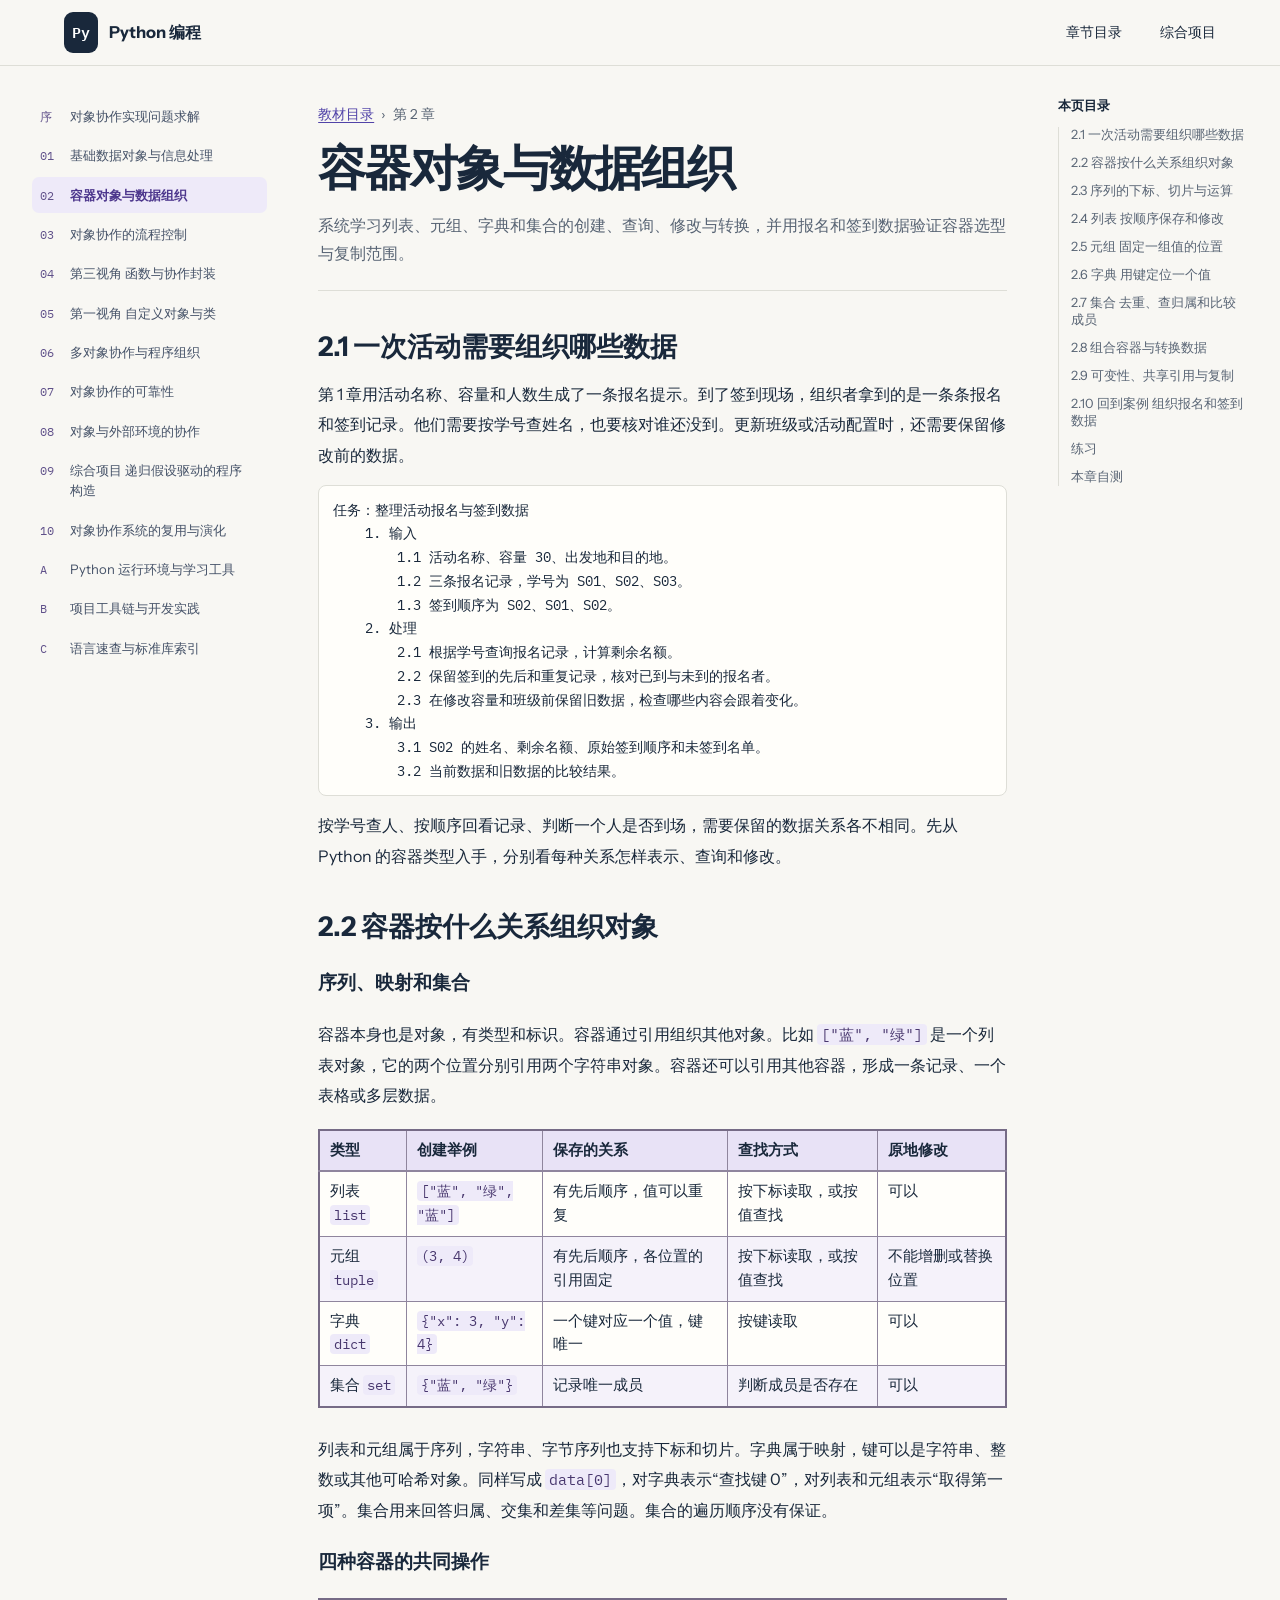
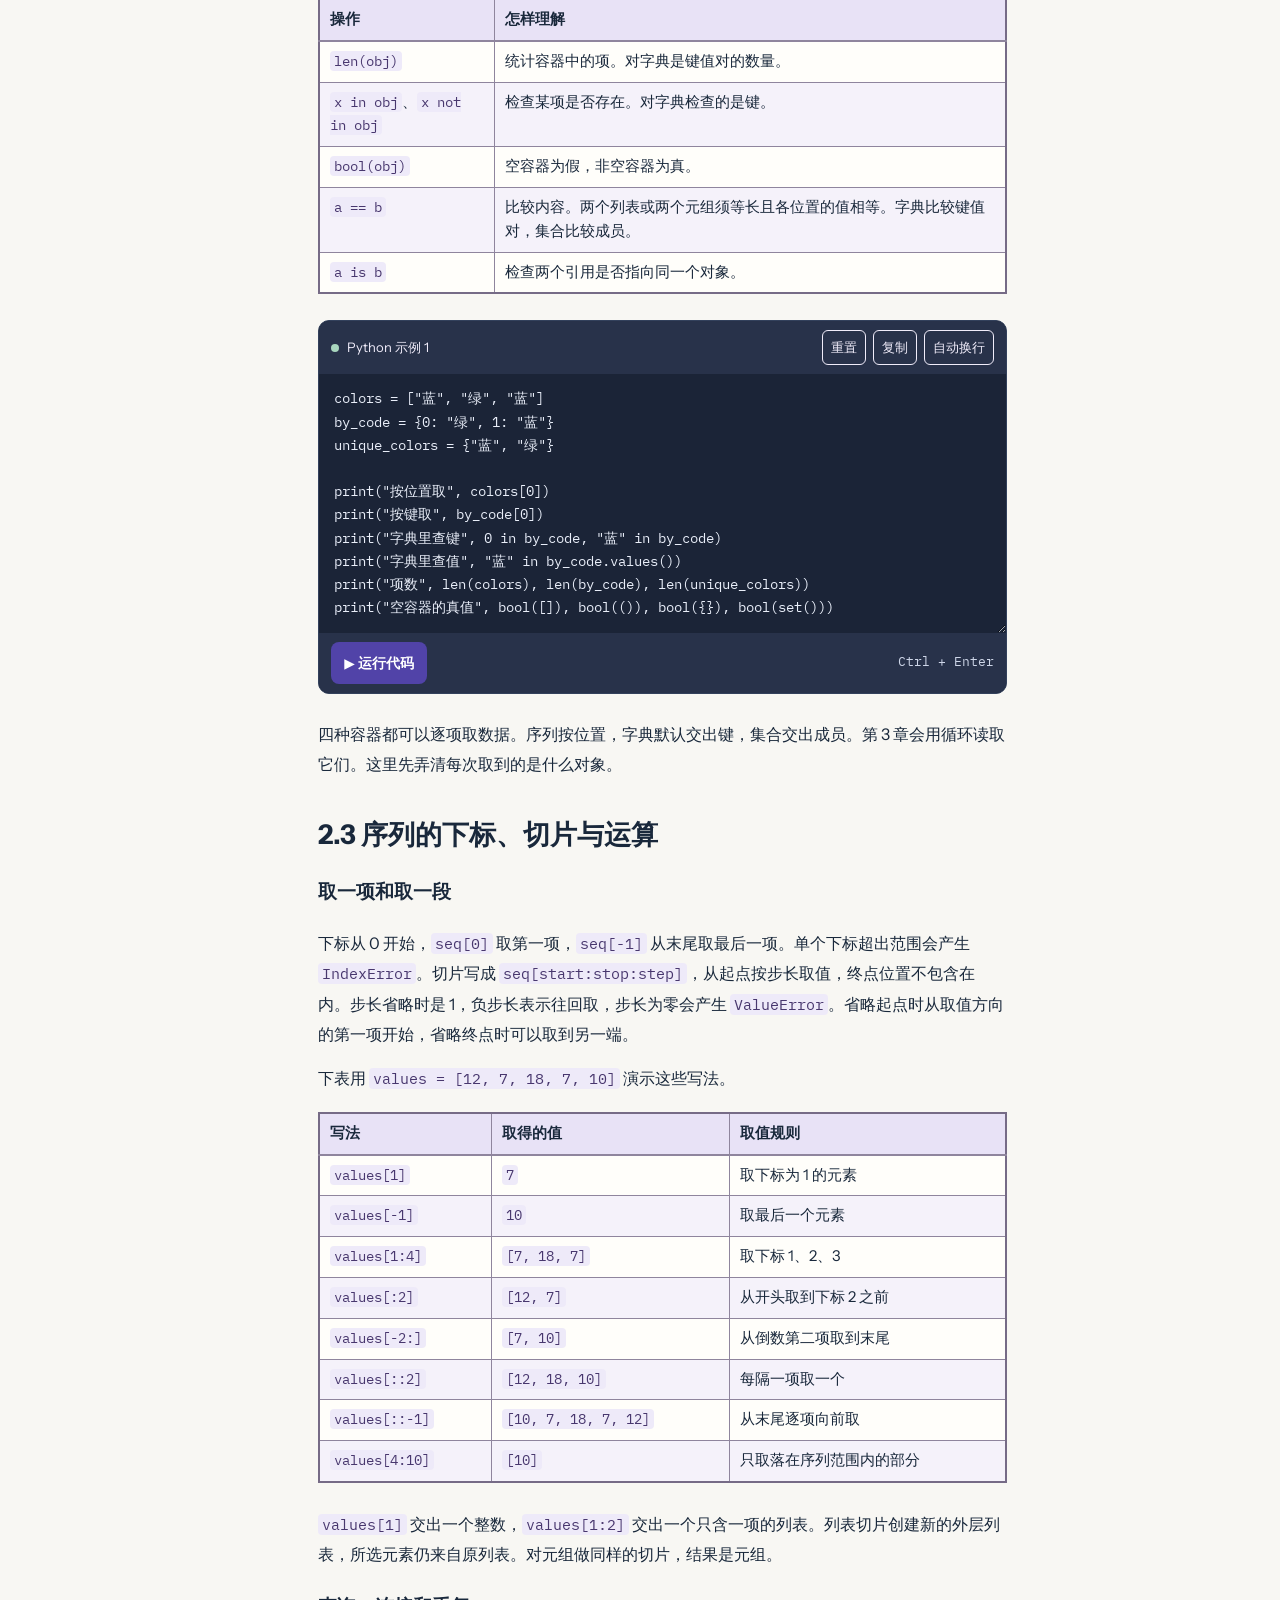
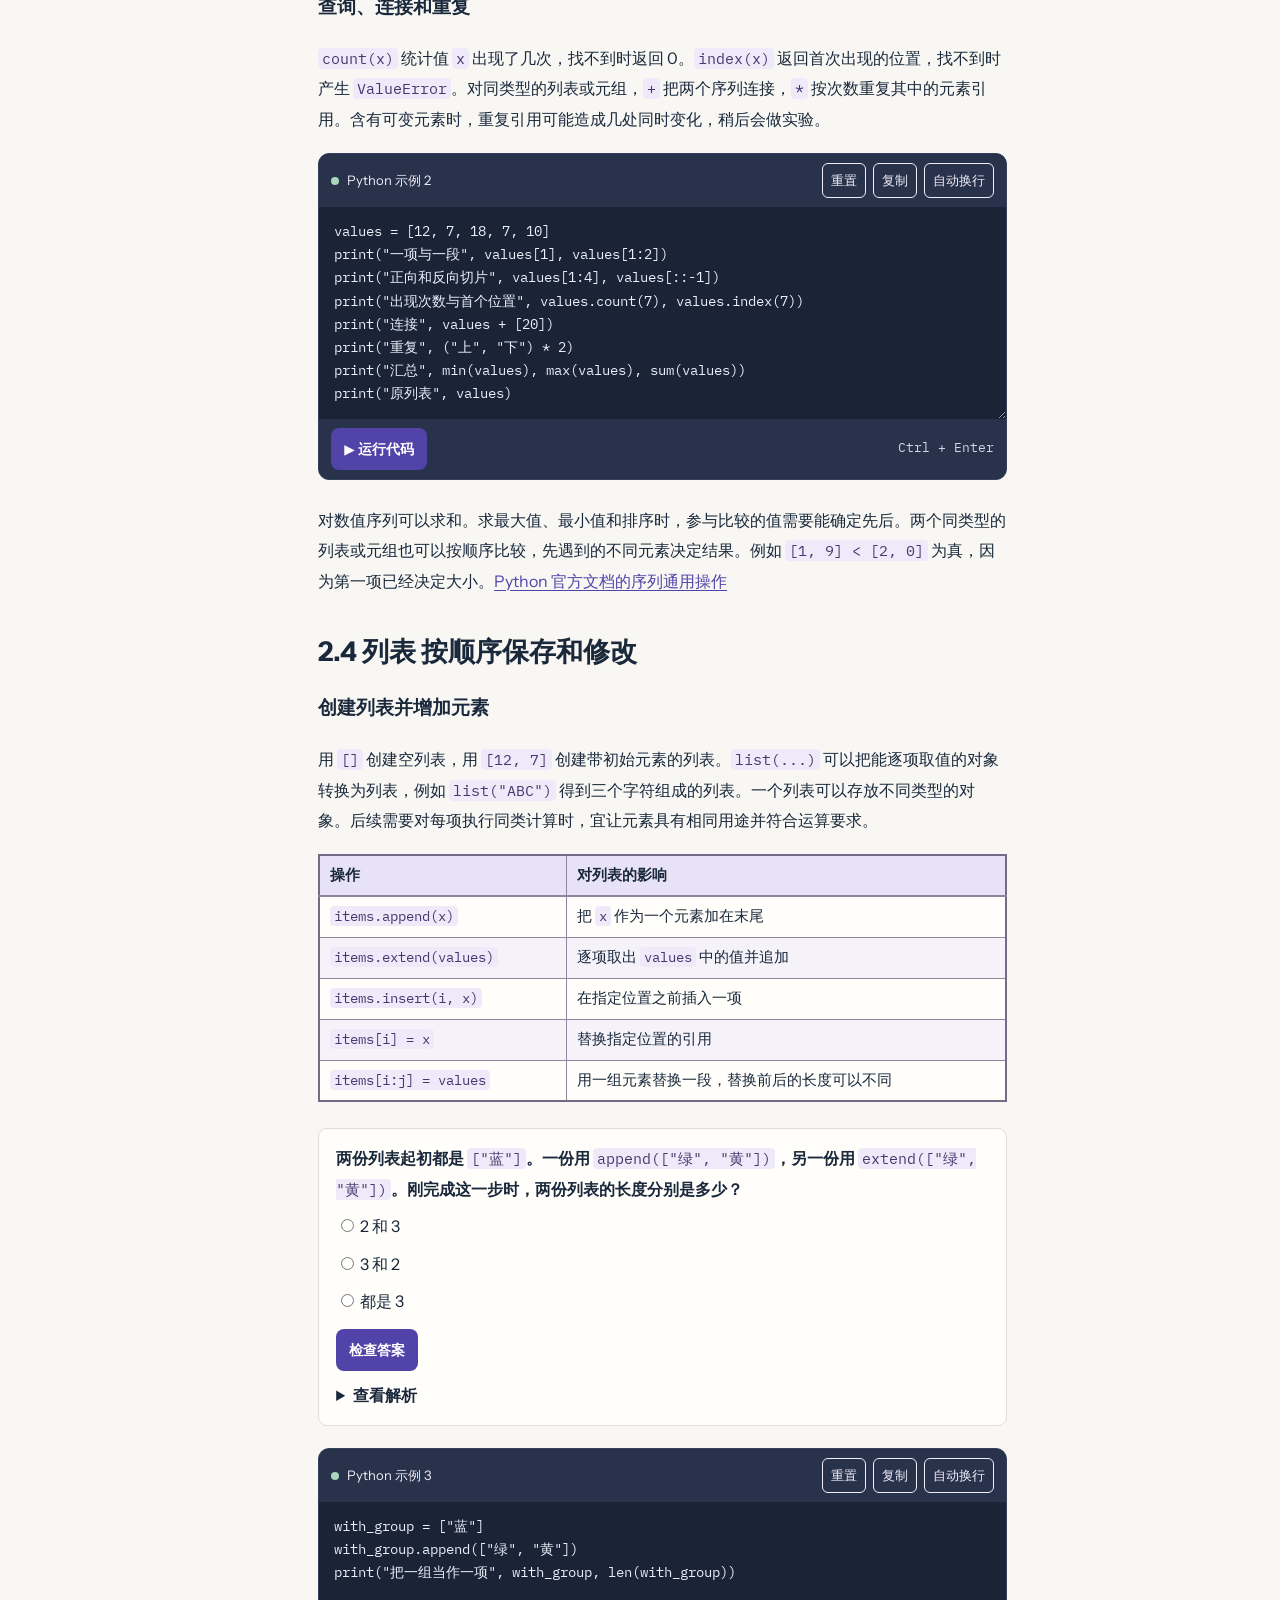
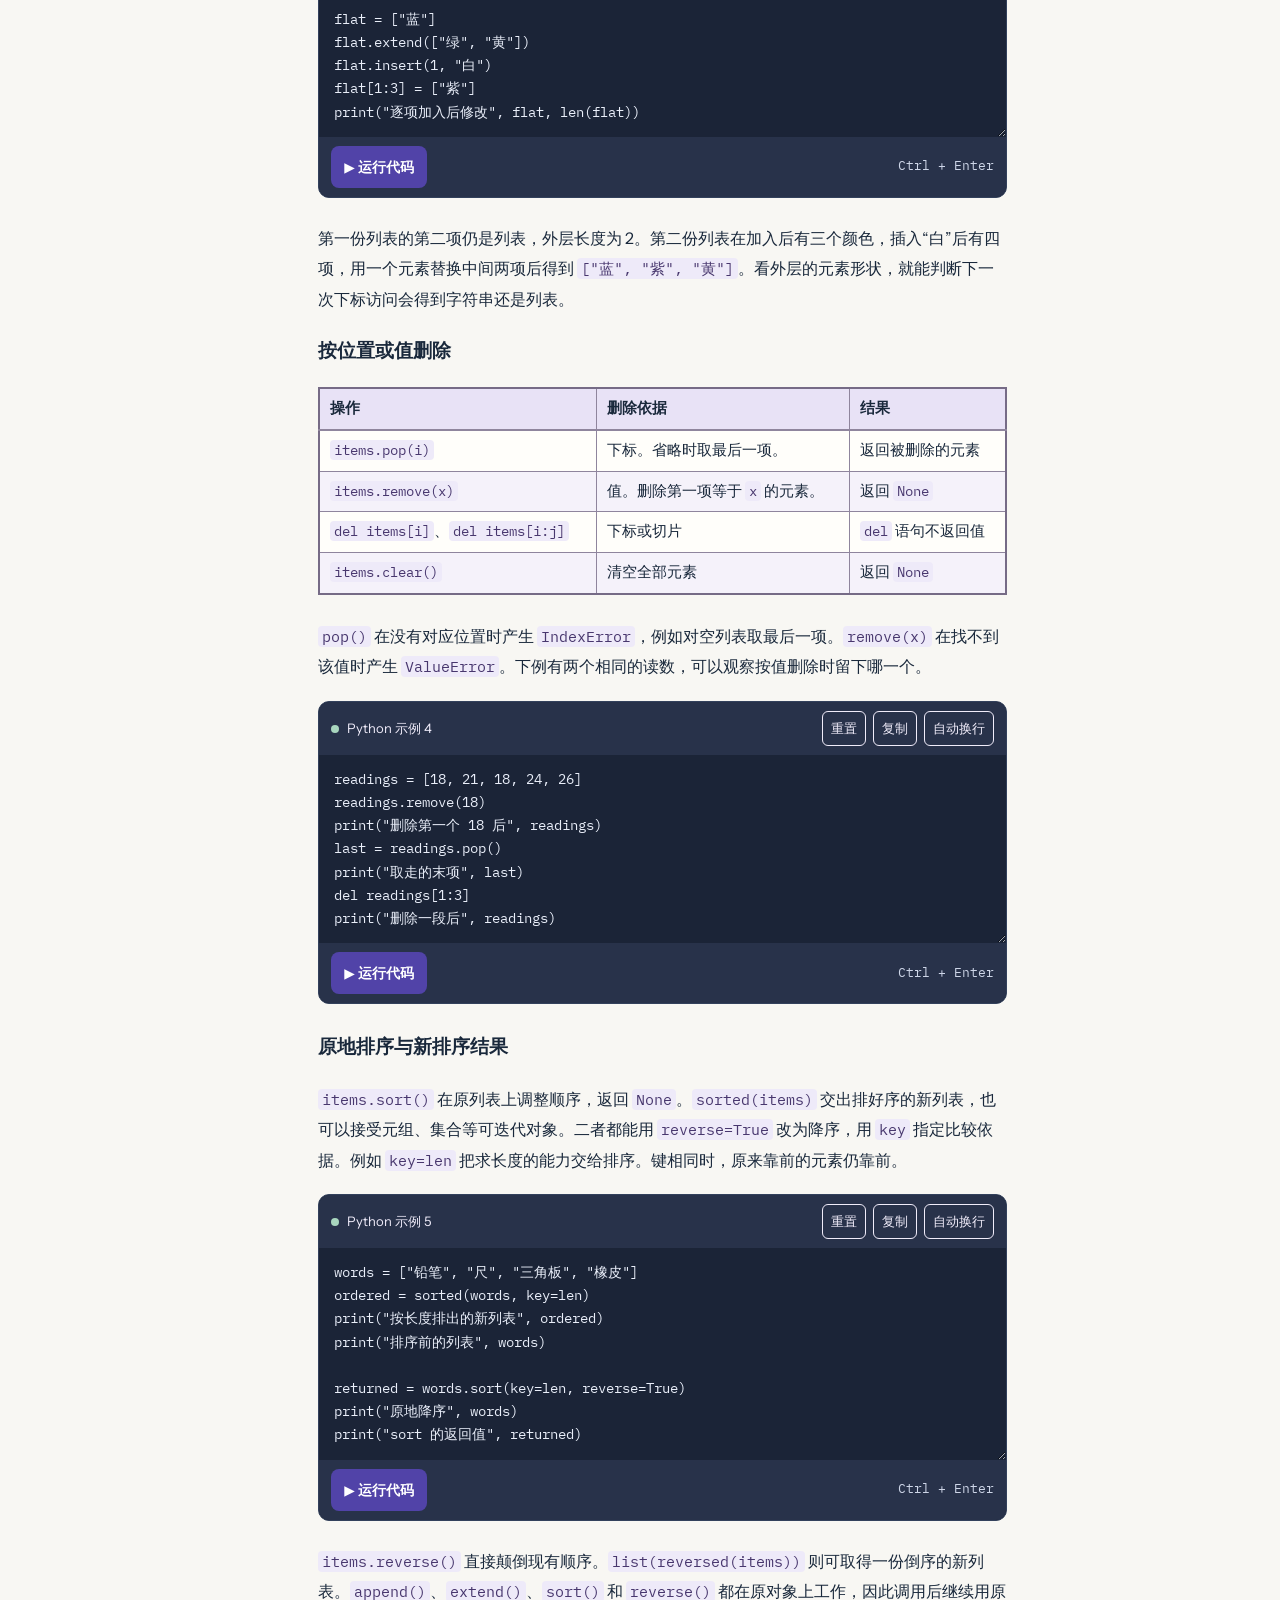
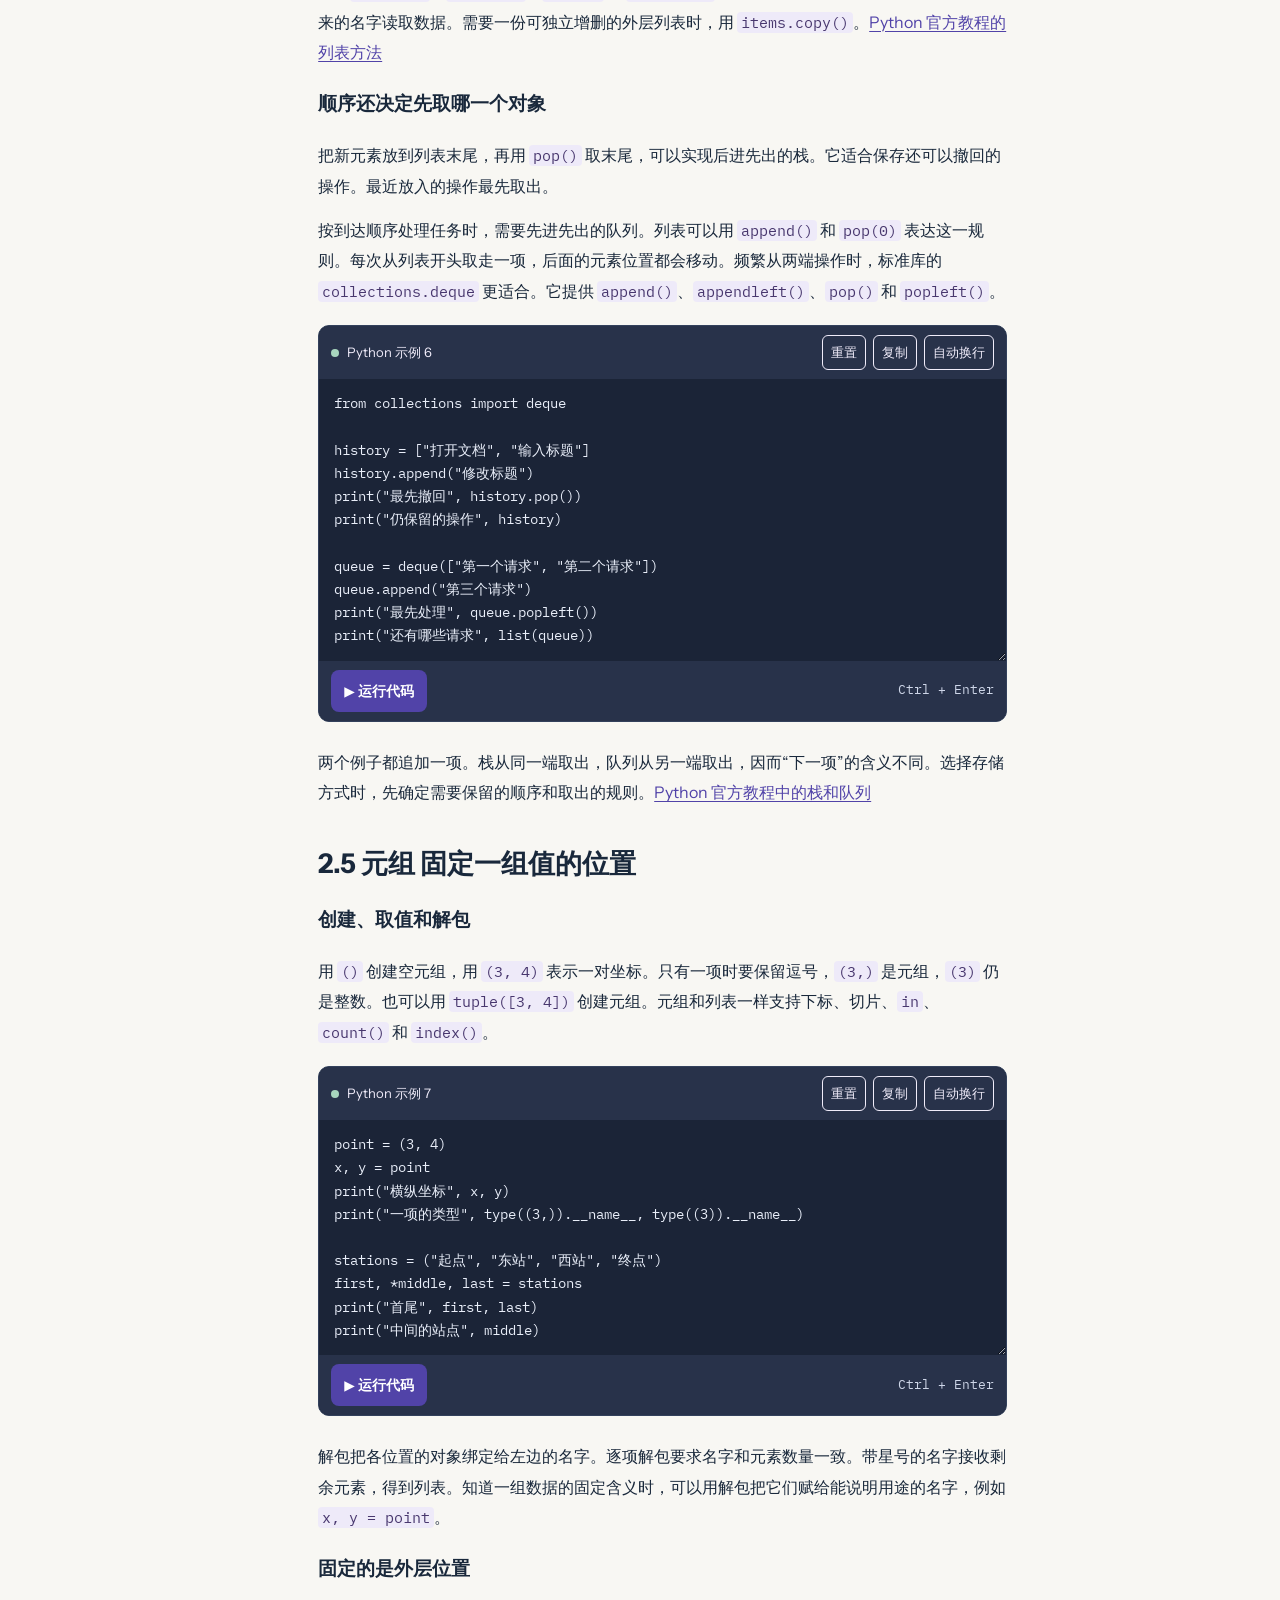
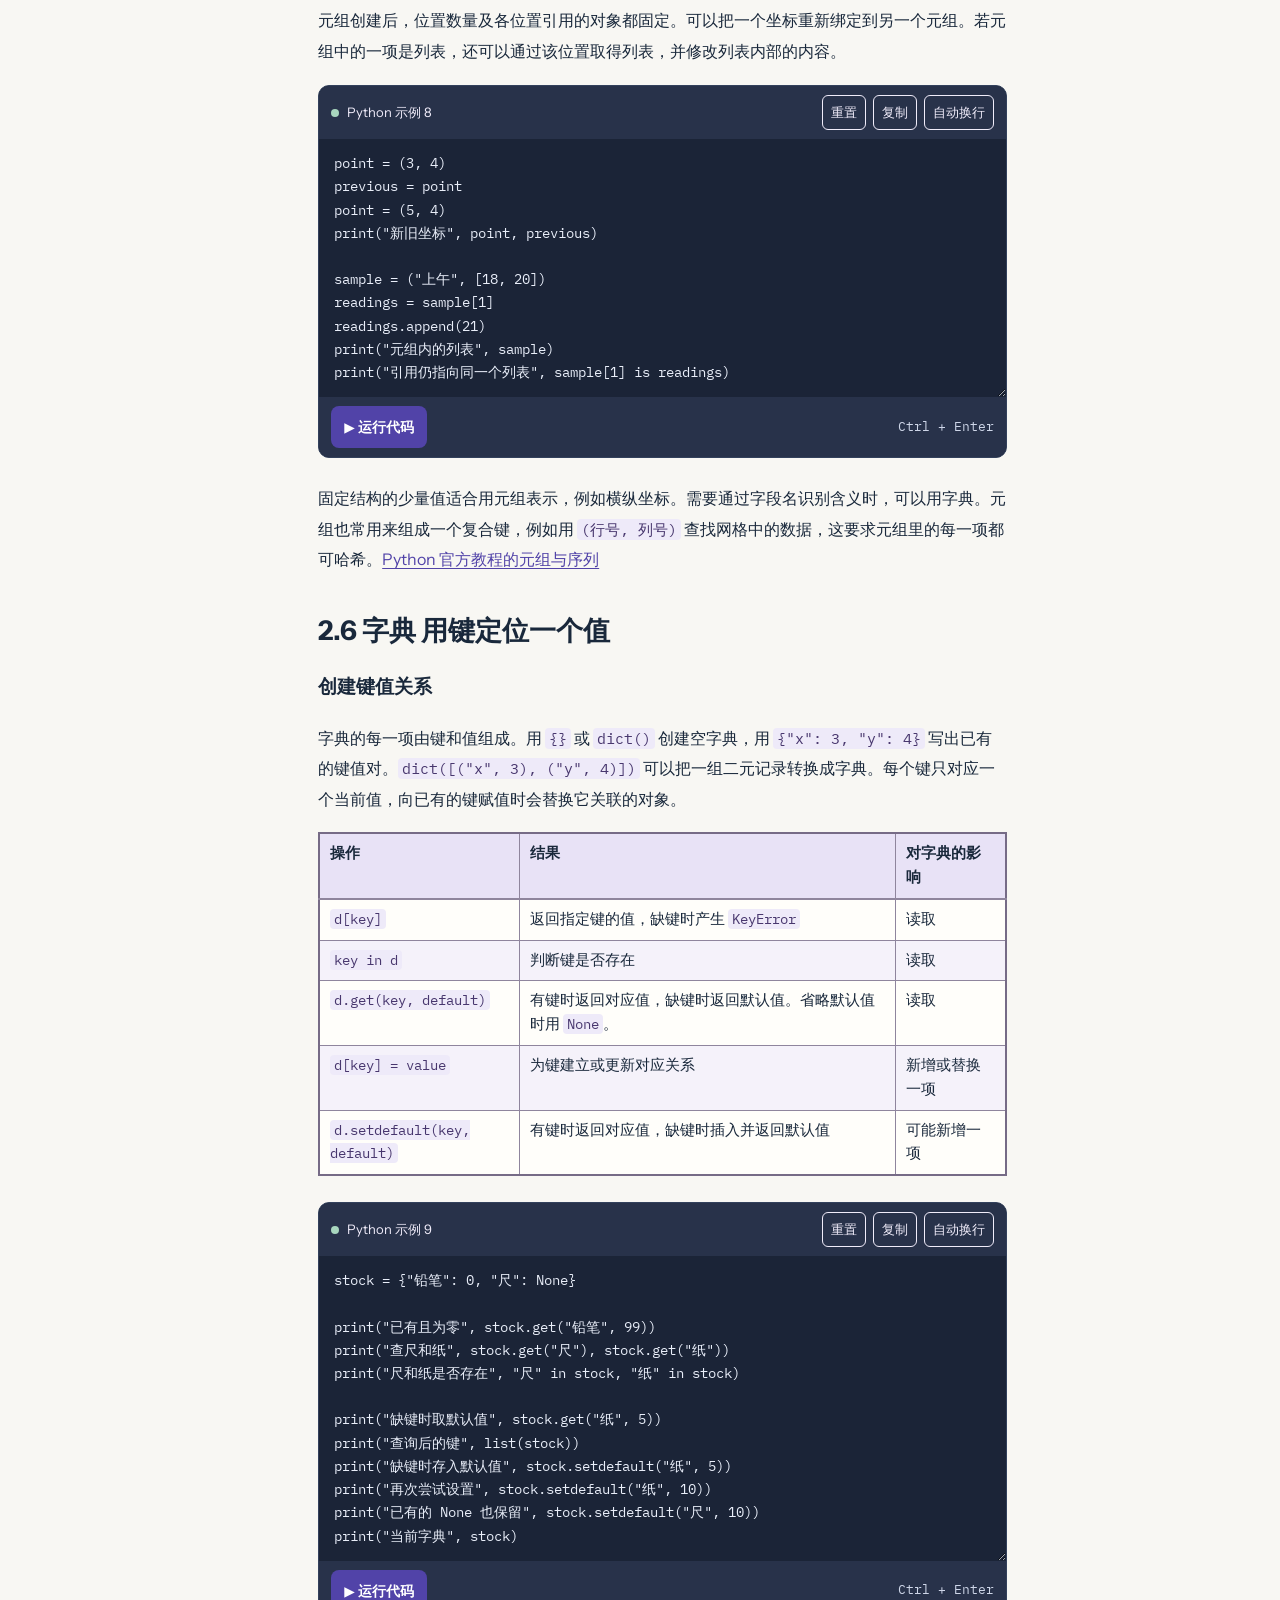
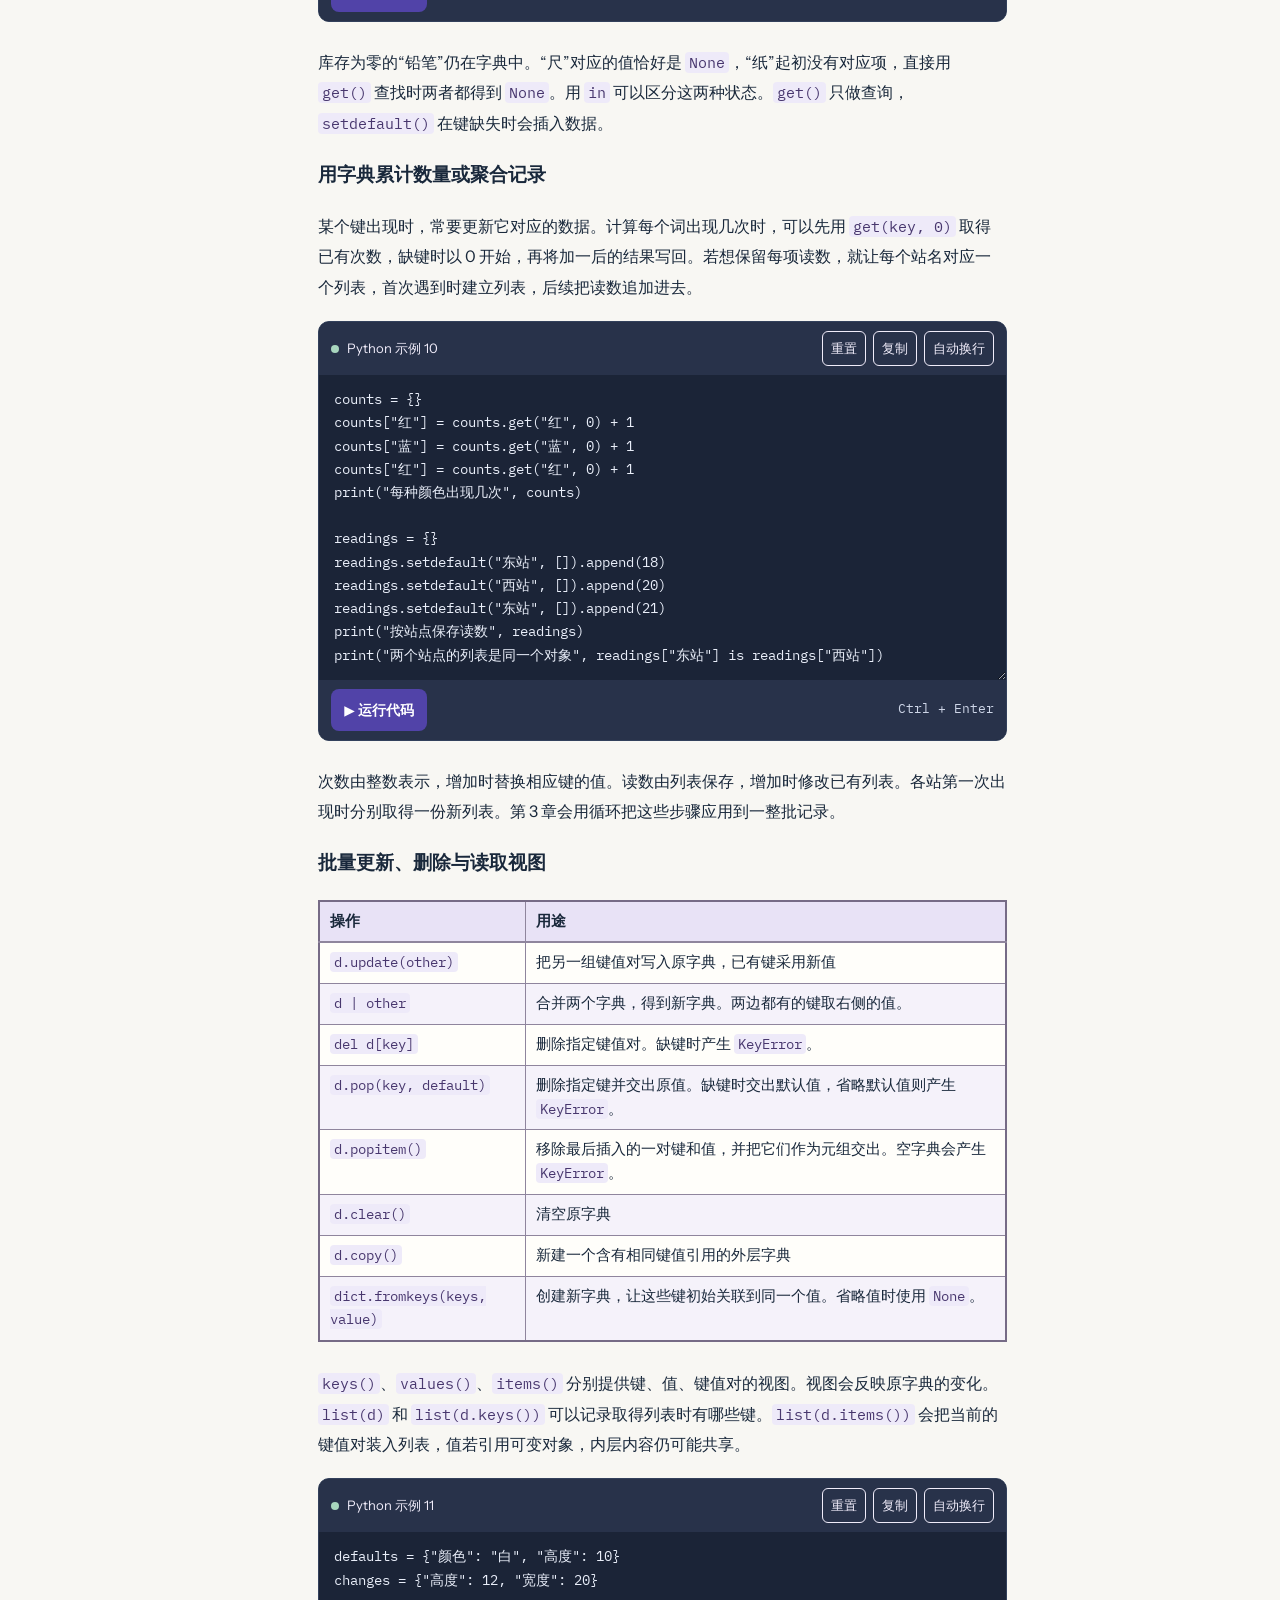
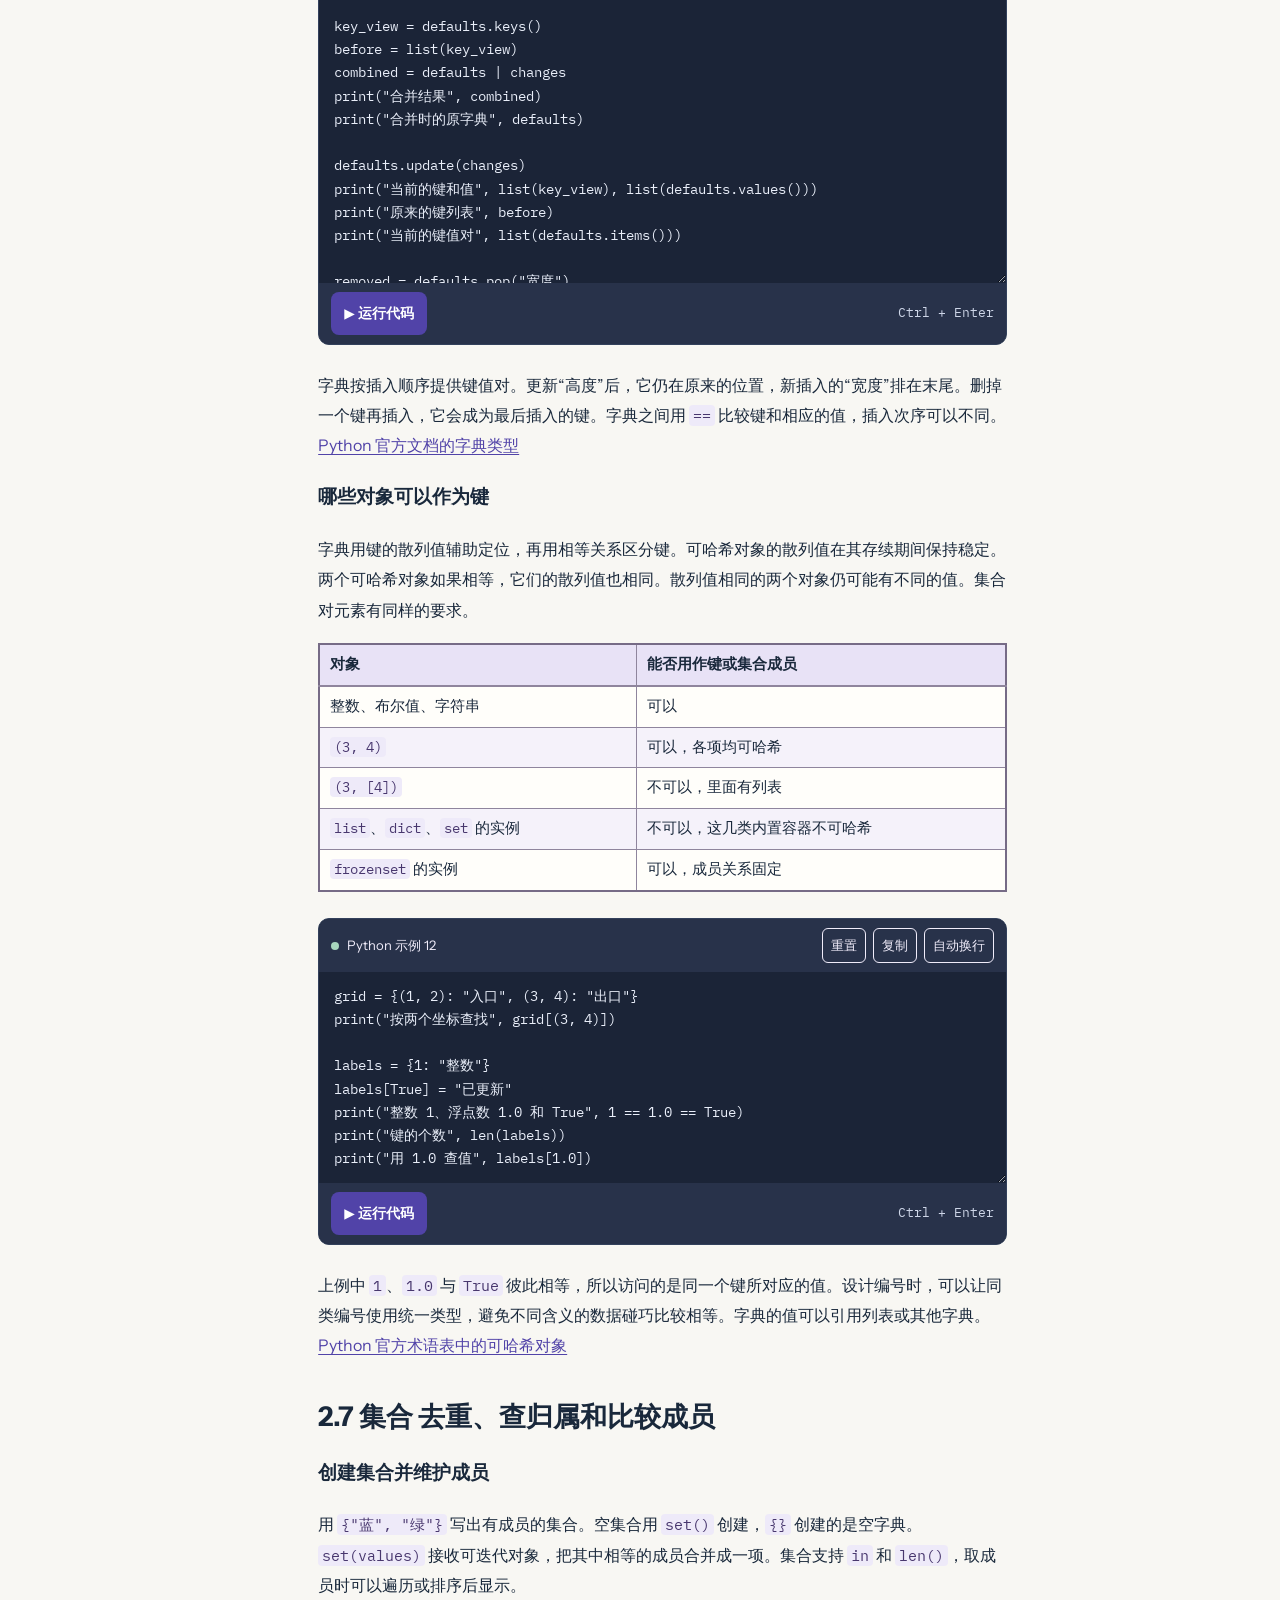
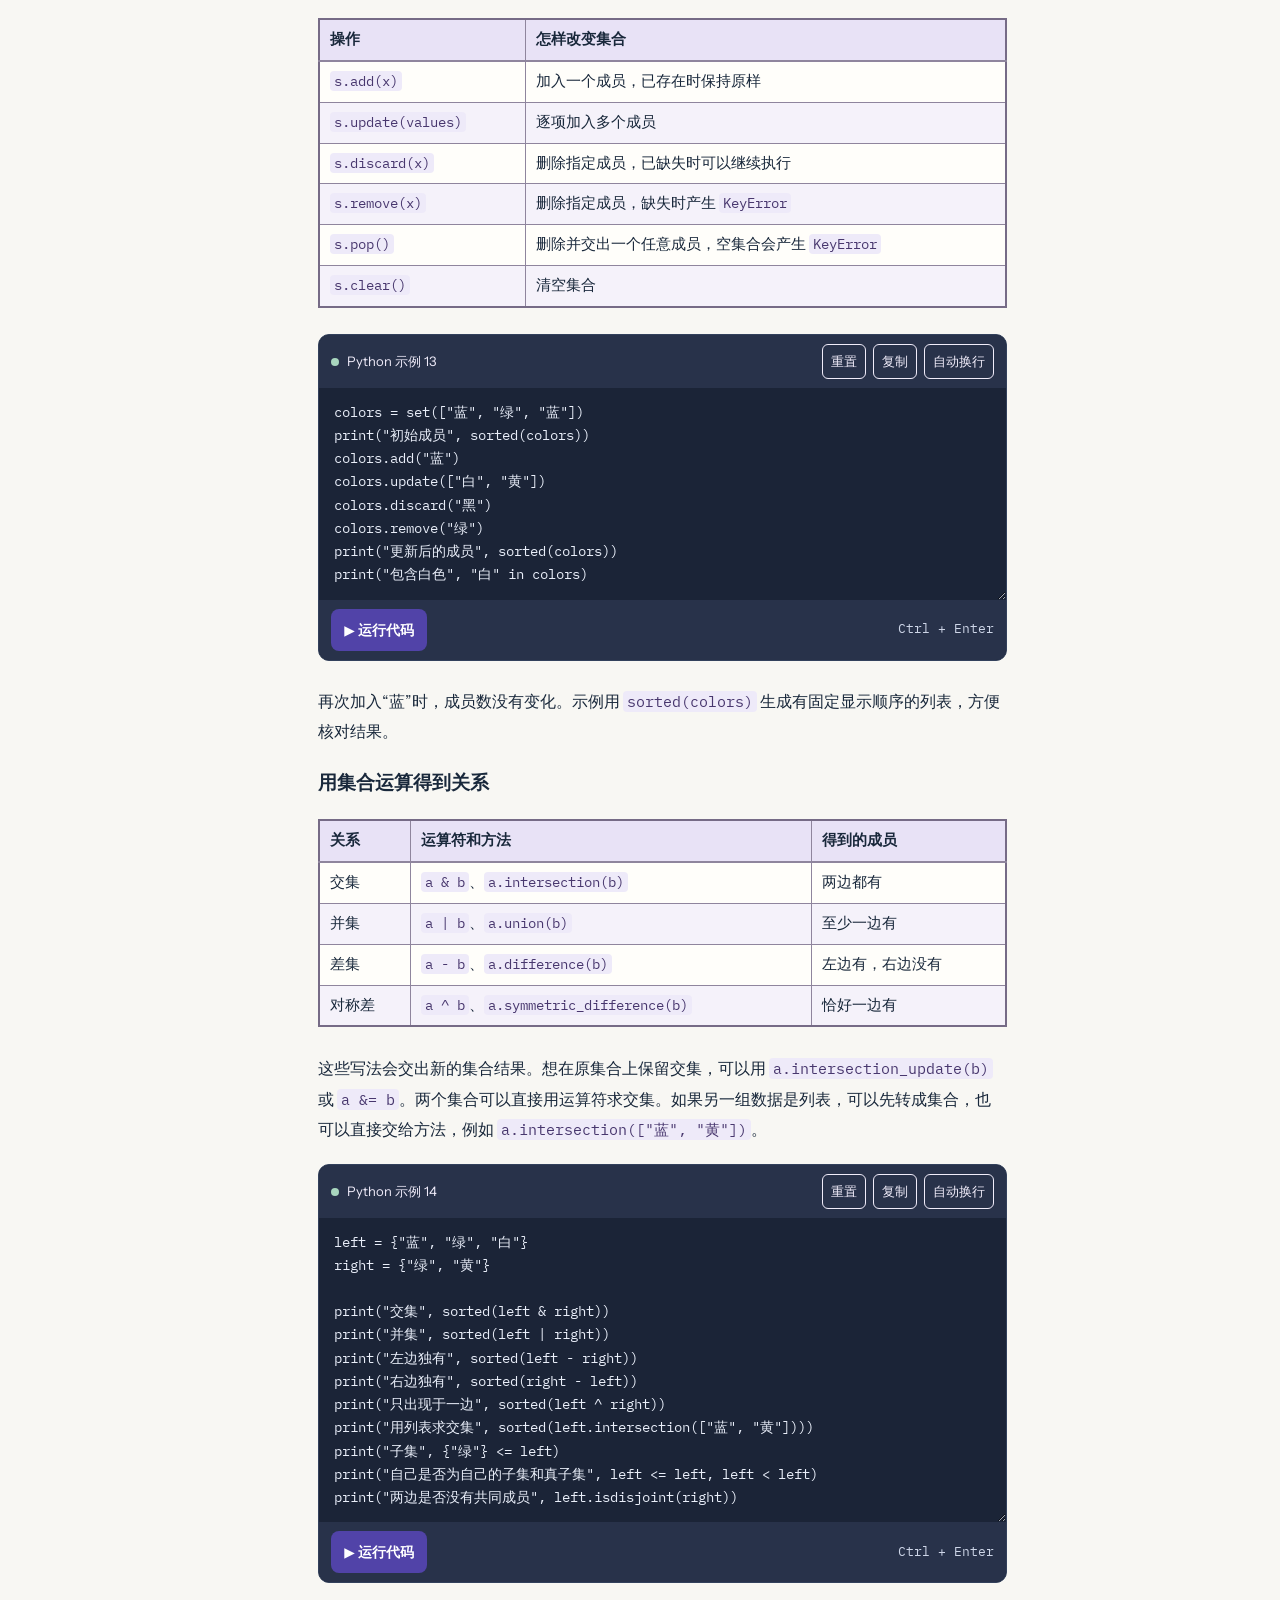
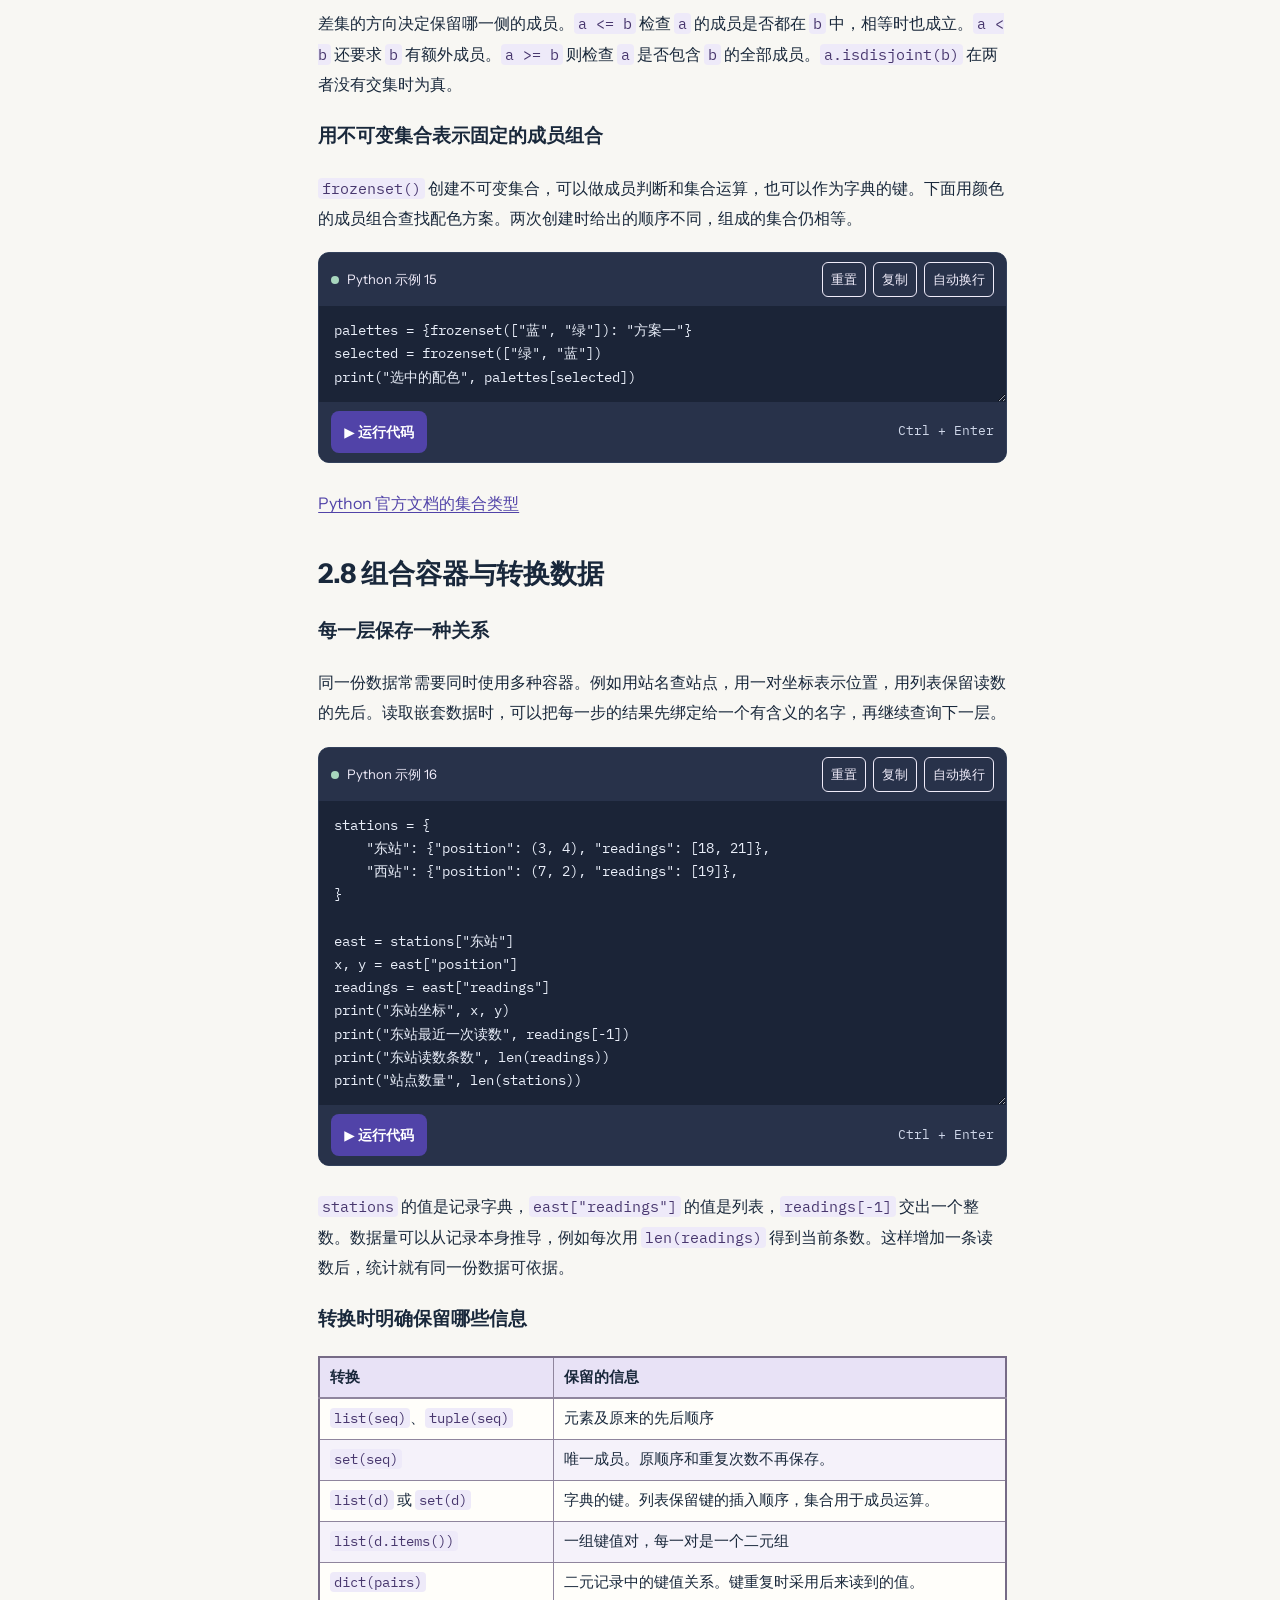
<file: docs/chapter-02.html>
<!doctype html>
<html lang="zh-CN">
<head>
<meta charset="utf-8">
<meta name="viewport" content="width=device-width, initial-scale=1">
<meta name="color-scheme" content="light">
<meta name="description" content="以对象协作和假设三部曲为主线的 Python 编程教材。">
<title>容器对象与数据组织 · Python 编程</title>
<link rel="stylesheet" href="assets/style.css?v=271b14c33aec">
<script src="assets/site.js?v=3370553bec6f" defer></script>
</head>
<body class="">
<a class="skip" href="#main">跳到正文</a>
<header class="topbar"><div class="top-inner">
<a class="brand" href="index.html"><span aria-hidden="true">Py</span> Python 编程</a>
<nav aria-label="主导航"><a href="index.html#catalog">章节目录</a><a href="chapter-09.html">综合项目</a></nav>
</div></header>

<div class="lesson-layout">
 <aside class="side"><details class="mobile-nav" open><summary>章节目录</summary>
  <nav aria-label="章节目录"><a href="chapter-00.html"><span class="nav-num">序</span><span>对象协作实现问题求解</span><span class="nav-done" data-done="00"></span></a><a href="chapter-01.html"><span class="nav-num">01</span><span>基础数据对象与信息处理</span><span class="nav-done" data-done="01"></span></a><a href="chapter-02.html" aria-current="page"><span class="nav-num">02</span><span>容器对象与数据组织</span><span class="nav-done" data-done="02"></span></a><a href="chapter-03.html"><span class="nav-num">03</span><span>对象协作的流程控制</span><span class="nav-done" data-done="03"></span></a><a href="chapter-04.html"><span class="nav-num">04</span><span>第三视角 函数与协作封装</span><span class="nav-done" data-done="04"></span></a><a href="chapter-05.html"><span class="nav-num">05</span><span>第一视角 自定义对象与类</span><span class="nav-done" data-done="05"></span></a><a href="chapter-06.html"><span class="nav-num">06</span><span>多对象协作与程序组织</span><span class="nav-done" data-done="06"></span></a><a href="chapter-07.html"><span class="nav-num">07</span><span>对象协作的可靠性</span><span class="nav-done" data-done="07"></span></a><a href="chapter-08.html"><span class="nav-num">08</span><span>对象与外部环境的协作</span><span class="nav-done" data-done="08"></span></a><a href="chapter-09.html"><span class="nav-num">09</span><span>综合项目 递归假设驱动的程序构造</span><span class="nav-done" data-done="09"></span></a><a href="chapter-10.html"><span class="nav-num">10</span><span>对象协作系统的复用与演化</span><span class="nav-done" data-done="10"></span></a><a href="chapter-A.html"><span class="nav-num">A</span><span>Python 运行环境与学习工具</span><span class="nav-done" data-done="A"></span></a><a href="chapter-B.html"><span class="nav-num">B</span><span>项目工具链与开发实践</span><span class="nav-done" data-done="B"></span></a><a href="chapter-C.html"><span class="nav-num">C</span><span>语言速查与标准库索引</span><span class="nav-done" data-done="C"></span></a></nav>
 </details></aside>
 <main id="main" class="lesson">
  <header class="lesson-head"><div class="crumb"><a href="index.html#catalog">教材目录</a> <span>›</span> 第 2 章</div>
  <h1>容器对象与数据组织</h1><p>系统学习列表、元组、字典和集合的创建、查询、修改与转换，并用报名和签到数据验证容器选型与复制范围。</p></header>
  <details class="lesson-contents"><summary>本页目录</summary>
   <nav aria-label="本页目录"><ol><li><a href="#section-1">2.1 一次活动需要组织哪些数据</a></li><li><a href="#section-2">2.2 容器按什么关系组织对象</a></li><li><a href="#section-3">2.3 序列的下标、切片与运算</a></li><li><a href="#section-4">2.4 列表 按顺序保存和修改</a></li><li><a href="#section-5">2.5 元组 固定一组值的位置</a></li><li><a href="#section-6">2.6 字典 用键定位一个值</a></li><li><a href="#section-7">2.7 集合 去重、查归属和比较成员</a></li><li><a href="#section-8">2.8 组合容器与转换数据</a></li><li><a href="#section-9">2.9 可变性、共享引用与复制</a></li><li><a href="#section-10">2.10 回到案例 组织报名和签到数据</a></li><li><a href="#section-11">练习</a></li><li><a href="#section-12">本章自测</a></li></ol></nav>
  </details>
  <article><h2 id="section-1">2.1 一次活动需要组织哪些数据</h2>
<p>第 1 章用活动名称、容量和人数生成了一条报名提示。到了签到现场，组织者拿到的是一条条报名和签到记录。他们需要按学号查姓名，也要核对谁还没到。更新班级或活动配置时，还需要保留修改前的数据。</p>
<pre class="listing">任务：整理活动报名与签到数据
    1. 输入
        1.1 活动名称、容量 30、出发地和目的地。
        1.2 三条报名记录，学号为 S01、S02、S03。
        1.3 签到顺序为 S02、S01、S02。
    2. 处理
        2.1 根据学号查询报名记录，计算剩余名额。
        2.2 保留签到的先后和重复记录，核对已到与未到的报名者。
        2.3 在修改容量和班级前保留旧数据，检查哪些内容会跟着变化。
    3. 输出
        3.1 S02 的姓名、剩余名额、原始签到顺序和未签到名单。
        3.2 当前数据和旧数据的比较结果。</pre>
<p>按学号查人、按顺序回看记录、判断一个人是否到场，需要保留的数据关系各不相同。先从 Python 的容器类型入手，分别看每种关系怎样表示、查询和修改。</p>
<h2 id="section-2">2.2 容器按什么关系组织对象</h2>
<h3>序列、映射和集合</h3>
<p>容器本身也是对象，有类型和标识。容器通过引用组织其他对象。比如 <code>[&quot;蓝&quot;, &quot;绿&quot;]</code> 是一个列表对象，它的两个位置分别引用两个字符串对象。容器还可以引用其他容器，形成一条记录、一个表格或多层数据。</p>
<div class="lesson-table"><table><thead><tr><th scope="col">类型</th><th scope="col">创建举例</th><th scope="col">保存的关系</th><th scope="col">查找方式</th><th scope="col">原地修改</th></tr></thead><tbody><tr><td>列表 <code>list</code></td><td><code>[&quot;蓝&quot;, &quot;绿&quot;, &quot;蓝&quot;]</code></td><td>有先后顺序，值可以重复</td><td>按下标读取，或按值查找</td><td>可以</td></tr><tr><td>元组 <code>tuple</code></td><td><code>(3, 4)</code></td><td>有先后顺序，各位置的引用固定</td><td>按下标读取，或按值查找</td><td>不能增删或替换位置</td></tr><tr><td>字典 <code>dict</code></td><td><code>{&quot;x&quot;: 3, &quot;y&quot;: 4}</code></td><td>一个键对应一个值，键唯一</td><td>按键读取</td><td>可以</td></tr><tr><td>集合 <code>set</code></td><td><code>{&quot;蓝&quot;, &quot;绿&quot;}</code></td><td>记录唯一成员</td><td>判断成员是否存在</td><td>可以</td></tr></tbody></table></div>
<p>列表和元组属于序列，字符串、字节序列也支持下标和切片。字典属于映射，键可以是字符串、整数或其他可哈希对象。同样写成 <code>data[0]</code>，对字典表示“查找键 0”，对列表和元组表示“取得第一项”。集合用来回答归属、交集和差集等问题。集合的遍历顺序没有保证。</p>
<h3>四种容器的共同操作</h3>
<div class="lesson-table"><table><thead><tr><th scope="col">操作</th><th scope="col">怎样理解</th></tr></thead><tbody><tr><td><code>len(obj)</code></td><td>统计容器中的项。对字典是键值对的数量。</td></tr><tr><td><code>x in obj</code>、<code>x not in obj</code></td><td>检查某项是否存在。对字典检查的是键。</td></tr><tr><td><code>bool(obj)</code></td><td>空容器为假，非空容器为真。</td></tr><tr><td><code>a == b</code></td><td>比较内容。两个列表或两个元组须等长且各位置的值相等。字典比较键值对，集合比较成员。</td></tr><tr><td><code>a is b</code></td><td>检查两个引用是否指向同一个对象。</td></tr></tbody></table></div>

<section class="playground" aria-label="Python 示例 1" data-draft="example-1-ffa73f14d75f">
  <div class="editor-bar">
    <span><i></i> Python 示例 1</span>
    <div><button class="quiet" type="button" data-reset hidden>重置</button>
    <button class="quiet" type="button" data-copy hidden>复制</button>
    <button class="quiet" type="button" data-wrap aria-pressed="false" hidden>自动换行</button></div>
  </div>
  <textarea aria-label="Python 示例 1 代码" rows="10" wrap="off"
    data-code-file="" spellcheck="false" autocapitalize="off" autocomplete="off">colors = [&quot;蓝&quot;, &quot;绿&quot;, &quot;蓝&quot;]
by_code = {0: &quot;绿&quot;, 1: &quot;蓝&quot;}
unique_colors = {&quot;蓝&quot;, &quot;绿&quot;}

print(&quot;按位置取&quot;, colors[0])
print(&quot;按键取&quot;, by_code[0])
print(&quot;字典里查键&quot;, 0 in by_code, &quot;蓝&quot; in by_code)
print(&quot;字典里查值&quot;, &quot;蓝&quot; in by_code.values())
print(&quot;项数&quot;, len(colors), len(by_code), len(unique_colors))
print(&quot;空容器的真值&quot;, bool([]), bool(()), bool({}), bool(set()))</textarea>
  <div class="runner-bar" hidden>
    <button class="primary small" type="button" data-run>▶ 运行代码</button>
    <button class="quiet" type="button" data-stop hidden>停止</button>
    <span class="draft-status" data-draft-status role="status"></span>
    <span class="run-shortcut">Ctrl + Enter</span>
  </div>
  <pre class="output" aria-live="polite" aria-label="运行输出" hidden></pre>
</section>

<p>四种容器都可以逐项取数据。序列按位置，字典默认交出键，集合交出成员。第 3 章会用循环读取它们。这里先弄清每次取到的是什么对象。</p>
<h2 id="section-3">2.3 序列的下标、切片与运算</h2>
<h3>取一项和取一段</h3>
<p>下标从 0 开始，<code>seq[0]</code> 取第一项，<code>seq[-1]</code> 从末尾取最后一项。单个下标超出范围会产生 <code>IndexError</code>。切片写成 <code>seq[start:stop:step]</code>，从起点按步长取值，终点位置不包含在内。步长省略时是 1，负步长表示往回取，步长为零会产生 <code>ValueError</code>。省略起点时从取值方向的第一项开始，省略终点时可以取到另一端。</p>
<p>下表用 <code>values = [12, 7, 18, 7, 10]</code> 演示这些写法。</p>
<div class="lesson-table"><table><thead><tr><th scope="col">写法</th><th scope="col">取得的值</th><th scope="col">取值规则</th></tr></thead><tbody><tr><td><code>values[1]</code></td><td><code>7</code></td><td>取下标为 1 的元素</td></tr><tr><td><code>values[-1]</code></td><td><code>10</code></td><td>取最后一个元素</td></tr><tr><td><code>values[1:4]</code></td><td><code>[7, 18, 7]</code></td><td>取下标 1、2、3</td></tr><tr><td><code>values[:2]</code></td><td><code>[12, 7]</code></td><td>从开头取到下标 2 之前</td></tr><tr><td><code>values[-2:]</code></td><td><code>[7, 10]</code></td><td>从倒数第二项取到末尾</td></tr><tr><td><code>values[::2]</code></td><td><code>[12, 18, 10]</code></td><td>每隔一项取一个</td></tr><tr><td><code>values[::-1]</code></td><td><code>[10, 7, 18, 7, 12]</code></td><td>从末尾逐项向前取</td></tr><tr><td><code>values[4:10]</code></td><td><code>[10]</code></td><td>只取落在序列范围内的部分</td></tr></tbody></table></div>
<p><code>values[1]</code> 交出一个整数，<code>values[1:2]</code> 交出一个只含一项的列表。列表切片创建新的外层列表，所选元素仍来自原列表。对元组做同样的切片，结果是元组。</p>
<h3>查询、连接和重复</h3>
<p><code>count(x)</code> 统计值 <code>x</code> 出现了几次，找不到时返回 0。<code>index(x)</code> 返回首次出现的位置，找不到时产生 <code>ValueError</code>。对同类型的列表或元组，<code>+</code> 把两个序列连接，<code>*</code> 按次数重复其中的元素引用。含有可变元素时，重复引用可能造成几处同时变化，稍后会做实验。</p>

<section class="playground" aria-label="Python 示例 2" data-draft="example-2-7ea86d1900e0">
  <div class="editor-bar">
    <span><i></i> Python 示例 2</span>
    <div><button class="quiet" type="button" data-reset hidden>重置</button>
    <button class="quiet" type="button" data-copy hidden>复制</button>
    <button class="quiet" type="button" data-wrap aria-pressed="false" hidden>自动换行</button></div>
  </div>
  <textarea aria-label="Python 示例 2 代码" rows="8" wrap="off"
    data-code-file="" spellcheck="false" autocapitalize="off" autocomplete="off">values = [12, 7, 18, 7, 10]
print(&quot;一项与一段&quot;, values[1], values[1:2])
print(&quot;正向和反向切片&quot;, values[1:4], values[::-1])
print(&quot;出现次数与首个位置&quot;, values.count(7), values.index(7))
print(&quot;连接&quot;, values + [20])
print(&quot;重复&quot;, (&quot;上&quot;, &quot;下&quot;) * 2)
print(&quot;汇总&quot;, min(values), max(values), sum(values))
print(&quot;原列表&quot;, values)</textarea>
  <div class="runner-bar" hidden>
    <button class="primary small" type="button" data-run>▶ 运行代码</button>
    <button class="quiet" type="button" data-stop hidden>停止</button>
    <span class="draft-status" data-draft-status role="status"></span>
    <span class="run-shortcut">Ctrl + Enter</span>
  </div>
  <pre class="output" aria-live="polite" aria-label="运行输出" hidden></pre>
</section>

<p>对数值序列可以求和。求最大值、最小值和排序时，参与比较的值需要能确定先后。两个同类型的列表或元组也可以按顺序比较，先遇到的不同元素决定结果。例如 <code>[1, 9] &lt; [2, 0]</code> 为真，因为第一项已经决定大小。<a href="https://docs.python.org/3.12/library/stdtypes.html#common-sequence-operations">Python 官方文档的序列通用操作</a></p>
<h2 id="section-4">2.4 列表 按顺序保存和修改</h2>
<h3>创建列表并增加元素</h3>
<p>用 <code>[]</code> 创建空列表，用 <code>[12, 7]</code> 创建带初始元素的列表。<code>list(...)</code> 可以把能逐项取值的对象转换为列表，例如 <code>list(&quot;ABC&quot;)</code> 得到三个字符组成的列表。一个列表可以存放不同类型的对象。后续需要对每项执行同类计算时，宜让元素具有相同用途并符合运算要求。</p>
<div class="lesson-table"><table><thead><tr><th scope="col">操作</th><th scope="col">对列表的影响</th></tr></thead><tbody><tr><td><code>items.append(x)</code></td><td>把 <code>x</code> 作为一个元素加在末尾</td></tr><tr><td><code>items.extend(values)</code></td><td>逐项取出 <code>values</code> 中的值并追加</td></tr><tr><td><code>items.insert(i, x)</code></td><td>在指定位置之前插入一项</td></tr><tr><td><code>items[i] = x</code></td><td>替换指定位置的引用</td></tr><tr><td><code>items[i:j] = values</code></td><td>用一组元素替换一段，替换前后的长度可以不同</td></tr></tbody></table></div>

<form class="quiz" data-correct="1">
 <fieldset><legend>两份列表起初都是 <code>[&quot;蓝&quot;]</code>。一份用 <code>append([&quot;绿&quot;, &quot;黄&quot;])</code>，另一份用 <code>extend([&quot;绿&quot;, &quot;黄&quot;])</code>。刚完成这一步时，两份列表的长度分别是多少？</legend><label><input type="radio" name="choice" value="1" required> 2 和 3</label><label><input type="radio" name="choice" value="2" required> 3 和 2</label><label><input type="radio" name="choice" value="3" required> 都是 3</label></fieldset>
 <button class="primary small" type="submit" disabled>检查答案</button>
 <p class="feedback" aria-live="polite"></p>
 <details><summary>查看解析</summary><p><code>append()</code> 把整个列表当作一项加入。<code>extend()</code> 会逐项加入两个字符串。再运行下面的示例，看看第二份列表随后怎样变化。</p></details>
</form>


<section class="playground" aria-label="Python 示例 3" data-draft="example-3-b8dd881b3215">
  <div class="editor-bar">
    <span><i></i> Python 示例 3</span>
    <div><button class="quiet" type="button" data-reset hidden>重置</button>
    <button class="quiet" type="button" data-copy hidden>复制</button>
    <button class="quiet" type="button" data-wrap aria-pressed="false" hidden>自动换行</button></div>
  </div>
  <textarea aria-label="Python 示例 3 代码" rows="9" wrap="off"
    data-code-file="" spellcheck="false" autocapitalize="off" autocomplete="off">with_group = [&quot;蓝&quot;]
with_group.append([&quot;绿&quot;, &quot;黄&quot;])
print(&quot;把一组当作一项&quot;, with_group, len(with_group))

flat = [&quot;蓝&quot;]
flat.extend([&quot;绿&quot;, &quot;黄&quot;])
flat.insert(1, &quot;白&quot;)
flat[1:3] = [&quot;紫&quot;]
print(&quot;逐项加入后修改&quot;, flat, len(flat))</textarea>
  <div class="runner-bar" hidden>
    <button class="primary small" type="button" data-run>▶ 运行代码</button>
    <button class="quiet" type="button" data-stop hidden>停止</button>
    <span class="draft-status" data-draft-status role="status"></span>
    <span class="run-shortcut">Ctrl + Enter</span>
  </div>
  <pre class="output" aria-live="polite" aria-label="运行输出" hidden></pre>
</section>

<p>第一份列表的第二项仍是列表，外层长度为 2。第二份列表在加入后有三个颜色，插入“白”后有四项，用一个元素替换中间两项后得到 <code>[&quot;蓝&quot;, &quot;紫&quot;, &quot;黄&quot;]</code>。看外层的元素形状，就能判断下一次下标访问会得到字符串还是列表。</p>
<h3>按位置或值删除</h3>
<div class="lesson-table"><table><thead><tr><th scope="col">操作</th><th scope="col">删除依据</th><th scope="col">结果</th></tr></thead><tbody><tr><td><code>items.pop(i)</code></td><td>下标。省略时取最后一项。</td><td>返回被删除的元素</td></tr><tr><td><code>items.remove(x)</code></td><td>值。删除第一项等于 <code>x</code> 的元素。</td><td>返回 <code>None</code></td></tr><tr><td><code>del items[i]</code>、<code>del items[i:j]</code></td><td>下标或切片</td><td><code>del</code> 语句不返回值</td></tr><tr><td><code>items.clear()</code></td><td>清空全部元素</td><td>返回 <code>None</code></td></tr></tbody></table></div>
<p><code>pop()</code> 在没有对应位置时产生 <code>IndexError</code>，例如对空列表取最后一项。<code>remove(x)</code> 在找不到该值时产生 <code>ValueError</code>。下例有两个相同的读数，可以观察按值删除时留下哪一个。</p>

<section class="playground" aria-label="Python 示例 4" data-draft="example-4-1a4443fbd7a3">
  <div class="editor-bar">
    <span><i></i> Python 示例 4</span>
    <div><button class="quiet" type="button" data-reset hidden>重置</button>
    <button class="quiet" type="button" data-copy hidden>复制</button>
    <button class="quiet" type="button" data-wrap aria-pressed="false" hidden>自动换行</button></div>
  </div>
  <textarea aria-label="Python 示例 4 代码" rows="7" wrap="off"
    data-code-file="" spellcheck="false" autocapitalize="off" autocomplete="off">readings = [18, 21, 18, 24, 26]
readings.remove(18)
print(&quot;删除第一个 18 后&quot;, readings)
last = readings.pop()
print(&quot;取走的末项&quot;, last)
del readings[1:3]
print(&quot;删除一段后&quot;, readings)</textarea>
  <div class="runner-bar" hidden>
    <button class="primary small" type="button" data-run>▶ 运行代码</button>
    <button class="quiet" type="button" data-stop hidden>停止</button>
    <span class="draft-status" data-draft-status role="status"></span>
    <span class="run-shortcut">Ctrl + Enter</span>
  </div>
  <pre class="output" aria-live="polite" aria-label="运行输出" hidden></pre>
</section>

<h3>原地排序与新排序结果</h3>
<p><code>items.sort()</code> 在原列表上调整顺序，返回 <code>None</code>。<code>sorted(items)</code> 交出排好序的新列表，也可以接受元组、集合等可迭代对象。二者都能用 <code>reverse=True</code> 改为降序，用 <code>key</code> 指定比较依据。例如 <code>key=len</code> 把求长度的能力交给排序。键相同时，原来靠前的元素仍靠前。</p>

<section class="playground" aria-label="Python 示例 5" data-draft="example-5-63d98ea8bd42">
  <div class="editor-bar">
    <span><i></i> Python 示例 5</span>
    <div><button class="quiet" type="button" data-reset hidden>重置</button>
    <button class="quiet" type="button" data-copy hidden>复制</button>
    <button class="quiet" type="button" data-wrap aria-pressed="false" hidden>自动换行</button></div>
  </div>
  <textarea aria-label="Python 示例 5 代码" rows="8" wrap="off"
    data-code-file="" spellcheck="false" autocapitalize="off" autocomplete="off">words = [&quot;铅笔&quot;, &quot;尺&quot;, &quot;三角板&quot;, &quot;橡皮&quot;]
ordered = sorted(words, key=len)
print(&quot;按长度排出的新列表&quot;, ordered)
print(&quot;排序前的列表&quot;, words)

returned = words.sort(key=len, reverse=True)
print(&quot;原地降序&quot;, words)
print(&quot;sort 的返回值&quot;, returned)</textarea>
  <div class="runner-bar" hidden>
    <button class="primary small" type="button" data-run>▶ 运行代码</button>
    <button class="quiet" type="button" data-stop hidden>停止</button>
    <span class="draft-status" data-draft-status role="status"></span>
    <span class="run-shortcut">Ctrl + Enter</span>
  </div>
  <pre class="output" aria-live="polite" aria-label="运行输出" hidden></pre>
</section>

<p><code>items.reverse()</code> 直接颠倒现有顺序。<code>list(reversed(items))</code> 则可取得一份倒序的新列表。<code>append()</code>、<code>extend()</code>、<code>sort()</code> 和 <code>reverse()</code> 都在原对象上工作，因此调用后继续用原来的名字读取数据。需要一份可独立增删的外层列表时，用 <code>items.copy()</code>。<a href="https://docs.python.org/3.12/tutorial/datastructures.html#more-on-lists">Python 官方教程的列表方法</a></p>
<h3>顺序还决定先取哪一个对象</h3>
<p>把新元素放到列表末尾，再用 <code>pop()</code> 取末尾，可以实现后进先出的栈。它适合保存还可以撤回的操作。最近放入的操作最先取出。</p>
<p>按到达顺序处理任务时，需要先进先出的队列。列表可以用 <code>append()</code> 和 <code>pop(0)</code> 表达这一规则。每次从列表开头取走一项，后面的元素位置都会移动。频繁从两端操作时，标准库的 <code>collections.deque</code> 更适合。它提供 <code>append()</code>、<code>appendleft()</code>、<code>pop()</code> 和 <code>popleft()</code>。</p>

<section class="playground" aria-label="Python 示例 6" data-draft="example-6-d17c83d23211">
  <div class="editor-bar">
    <span><i></i> Python 示例 6</span>
    <div><button class="quiet" type="button" data-reset hidden>重置</button>
    <button class="quiet" type="button" data-copy hidden>复制</button>
    <button class="quiet" type="button" data-wrap aria-pressed="false" hidden>自动换行</button></div>
  </div>
  <textarea aria-label="Python 示例 6 代码" rows="11" wrap="off"
    data-code-file="" spellcheck="false" autocapitalize="off" autocomplete="off">from collections import deque

history = [&quot;打开文档&quot;, &quot;输入标题&quot;]
history.append(&quot;修改标题&quot;)
print(&quot;最先撤回&quot;, history.pop())
print(&quot;仍保留的操作&quot;, history)

queue = deque([&quot;第一个请求&quot;, &quot;第二个请求&quot;])
queue.append(&quot;第三个请求&quot;)
print(&quot;最先处理&quot;, queue.popleft())
print(&quot;还有哪些请求&quot;, list(queue))</textarea>
  <div class="runner-bar" hidden>
    <button class="primary small" type="button" data-run>▶ 运行代码</button>
    <button class="quiet" type="button" data-stop hidden>停止</button>
    <span class="draft-status" data-draft-status role="status"></span>
    <span class="run-shortcut">Ctrl + Enter</span>
  </div>
  <pre class="output" aria-live="polite" aria-label="运行输出" hidden></pre>
</section>

<p>两个例子都追加一项。栈从同一端取出，队列从另一端取出，因而“下一项”的含义不同。选择存储方式时，先确定需要保留的顺序和取出的规则。<a href="https://docs.python.org/3.12/tutorial/datastructures.html#using-lists-as-stacks">Python 官方教程中的栈和队列</a></p>
<h2 id="section-5">2.5 元组 固定一组值的位置</h2>
<h3>创建、取值和解包</h3>
<p>用 <code>()</code> 创建空元组，用 <code>(3, 4)</code> 表示一对坐标。只有一项时要保留逗号，<code>(3,)</code> 是元组，<code>(3)</code> 仍是整数。也可以用 <code>tuple([3, 4])</code> 创建元组。元组和列表一样支持下标、切片、<code>in</code>、<code>count()</code> 和 <code>index()</code>。</p>

<section class="playground" aria-label="Python 示例 7" data-draft="example-7-bb79e3fae84c">
  <div class="editor-bar">
    <span><i></i> Python 示例 7</span>
    <div><button class="quiet" type="button" data-reset hidden>重置</button>
    <button class="quiet" type="button" data-copy hidden>复制</button>
    <button class="quiet" type="button" data-wrap aria-pressed="false" hidden>自动换行</button></div>
  </div>
  <textarea aria-label="Python 示例 7 代码" rows="9" wrap="off"
    data-code-file="" spellcheck="false" autocapitalize="off" autocomplete="off">point = (3, 4)
x, y = point
print(&quot;横纵坐标&quot;, x, y)
print(&quot;一项的类型&quot;, type((3,)).__name__, type((3)).__name__)

stations = (&quot;起点&quot;, &quot;东站&quot;, &quot;西站&quot;, &quot;终点&quot;)
first, *middle, last = stations
print(&quot;首尾&quot;, first, last)
print(&quot;中间的站点&quot;, middle)</textarea>
  <div class="runner-bar" hidden>
    <button class="primary small" type="button" data-run>▶ 运行代码</button>
    <button class="quiet" type="button" data-stop hidden>停止</button>
    <span class="draft-status" data-draft-status role="status"></span>
    <span class="run-shortcut">Ctrl + Enter</span>
  </div>
  <pre class="output" aria-live="polite" aria-label="运行输出" hidden></pre>
</section>

<p>解包把各位置的对象绑定给左边的名字。逐项解包要求名字和元素数量一致。带星号的名字接收剩余元素，得到列表。知道一组数据的固定含义时，可以用解包把它们赋给能说明用途的名字，例如 <code>x, y = point</code>。</p>
<h3>固定的是外层位置</h3>
<p>元组创建后，位置数量及各位置引用的对象都固定。可以把一个坐标重新绑定到另一个元组。若元组中的一项是列表，还可以通过该位置取得列表，并修改列表内部的内容。</p>

<section class="playground" aria-label="Python 示例 8" data-draft="example-8-3ff63f68379c">
  <div class="editor-bar">
    <span><i></i> Python 示例 8</span>
    <div><button class="quiet" type="button" data-reset hidden>重置</button>
    <button class="quiet" type="button" data-copy hidden>复制</button>
    <button class="quiet" type="button" data-wrap aria-pressed="false" hidden>自动换行</button></div>
  </div>
  <textarea aria-label="Python 示例 8 代码" rows="10" wrap="off"
    data-code-file="" spellcheck="false" autocapitalize="off" autocomplete="off">point = (3, 4)
previous = point
point = (5, 4)
print(&quot;新旧坐标&quot;, point, previous)

sample = (&quot;上午&quot;, [18, 20])
readings = sample[1]
readings.append(21)
print(&quot;元组内的列表&quot;, sample)
print(&quot;引用仍指向同一个列表&quot;, sample[1] is readings)</textarea>
  <div class="runner-bar" hidden>
    <button class="primary small" type="button" data-run>▶ 运行代码</button>
    <button class="quiet" type="button" data-stop hidden>停止</button>
    <span class="draft-status" data-draft-status role="status"></span>
    <span class="run-shortcut">Ctrl + Enter</span>
  </div>
  <pre class="output" aria-live="polite" aria-label="运行输出" hidden></pre>
</section>

<p>固定结构的少量值适合用元组表示，例如横纵坐标。需要通过字段名识别含义时，可以用字典。元组也常用来组成一个复合键，例如用 <code>(行号, 列号)</code> 查找网格中的数据，这要求元组里的每一项都可哈希。<a href="https://docs.python.org/3.12/tutorial/datastructures.html#tuples-and-sequences">Python 官方教程的元组与序列</a></p>
<h2 id="section-6">2.6 字典 用键定位一个值</h2>
<h3>创建键值关系</h3>
<p>字典的每一项由键和值组成。用 <code>{}</code> 或 <code>dict()</code> 创建空字典，用 <code>{&quot;x&quot;: 3, &quot;y&quot;: 4}</code> 写出已有的键值对。<code>dict([(&quot;x&quot;, 3), (&quot;y&quot;, 4)])</code> 可以把一组二元记录转换成字典。每个键只对应一个当前值，向已有的键赋值时会替换它关联的对象。</p>
<div class="lesson-table"><table><thead><tr><th scope="col">操作</th><th scope="col">结果</th><th scope="col">对字典的影响</th></tr></thead><tbody><tr><td><code>d[key]</code></td><td>返回指定键的值，缺键时产生 <code>KeyError</code></td><td>读取</td></tr><tr><td><code>key in d</code></td><td>判断键是否存在</td><td>读取</td></tr><tr><td><code>d.get(key, default)</code></td><td>有键时返回对应值，缺键时返回默认值。省略默认值时用 <code>None</code>。</td><td>读取</td></tr><tr><td><code>d[key] = value</code></td><td>为键建立或更新对应关系</td><td>新增或替换一项</td></tr><tr><td><code>d.setdefault(key, default)</code></td><td>有键时返回对应值，缺键时插入并返回默认值</td><td>可能新增一项</td></tr></tbody></table></div>

<section class="playground" aria-label="Python 示例 9" data-draft="example-9-06a49ce08893">
  <div class="editor-bar">
    <span><i></i> Python 示例 9</span>
    <div><button class="quiet" type="button" data-reset hidden>重置</button>
    <button class="quiet" type="button" data-copy hidden>复制</button>
    <button class="quiet" type="button" data-wrap aria-pressed="false" hidden>自动换行</button></div>
  </div>
  <textarea aria-label="Python 示例 9 代码" rows="12" wrap="off"
    data-code-file="" spellcheck="false" autocapitalize="off" autocomplete="off">stock = {&quot;铅笔&quot;: 0, &quot;尺&quot;: None}

print(&quot;已有且为零&quot;, stock.get(&quot;铅笔&quot;, 99))
print(&quot;查尺和纸&quot;, stock.get(&quot;尺&quot;), stock.get(&quot;纸&quot;))
print(&quot;尺和纸是否存在&quot;, &quot;尺&quot; in stock, &quot;纸&quot; in stock)

print(&quot;缺键时取默认值&quot;, stock.get(&quot;纸&quot;, 5))
print(&quot;查询后的键&quot;, list(stock))
print(&quot;缺键时存入默认值&quot;, stock.setdefault(&quot;纸&quot;, 5))
print(&quot;再次尝试设置&quot;, stock.setdefault(&quot;纸&quot;, 10))
print(&quot;已有的 None 也保留&quot;, stock.setdefault(&quot;尺&quot;, 10))
print(&quot;当前字典&quot;, stock)</textarea>
  <div class="runner-bar" hidden>
    <button class="primary small" type="button" data-run>▶ 运行代码</button>
    <button class="quiet" type="button" data-stop hidden>停止</button>
    <span class="draft-status" data-draft-status role="status"></span>
    <span class="run-shortcut">Ctrl + Enter</span>
  </div>
  <pre class="output" aria-live="polite" aria-label="运行输出" hidden></pre>
</section>

<p>库存为零的“铅笔”仍在字典中。“尺”对应的值恰好是 <code>None</code>，“纸”起初没有对应项，直接用 <code>get()</code> 查找时两者都得到 <code>None</code>。用 <code>in</code> 可以区分这两种状态。<code>get()</code> 只做查询，<code>setdefault()</code> 在键缺失时会插入数据。</p>
<h3>用字典累计数量或聚合记录</h3>
<p>某个键出现时，常要更新它对应的数据。计算每个词出现几次时，可以先用 <code>get(key, 0)</code> 取得已有次数，缺键时以 0 开始，再将加一后的结果写回。若想保留每项读数，就让每个站名对应一个列表，首次遇到时建立列表，后续把读数追加进去。</p>

<section class="playground" aria-label="Python 示例 10" data-draft="example-10-4e74a442a269">
  <div class="editor-bar">
    <span><i></i> Python 示例 10</span>
    <div><button class="quiet" type="button" data-reset hidden>重置</button>
    <button class="quiet" type="button" data-copy hidden>复制</button>
    <button class="quiet" type="button" data-wrap aria-pressed="false" hidden>自动换行</button></div>
  </div>
  <textarea aria-label="Python 示例 10 代码" rows="12" wrap="off"
    data-code-file="" spellcheck="false" autocapitalize="off" autocomplete="off">counts = {}
counts[&quot;红&quot;] = counts.get(&quot;红&quot;, 0) + 1
counts[&quot;蓝&quot;] = counts.get(&quot;蓝&quot;, 0) + 1
counts[&quot;红&quot;] = counts.get(&quot;红&quot;, 0) + 1
print(&quot;每种颜色出现几次&quot;, counts)

readings = {}
readings.setdefault(&quot;东站&quot;, []).append(18)
readings.setdefault(&quot;西站&quot;, []).append(20)
readings.setdefault(&quot;东站&quot;, []).append(21)
print(&quot;按站点保存读数&quot;, readings)
print(&quot;两个站点的列表是同一个对象&quot;, readings[&quot;东站&quot;] is readings[&quot;西站&quot;])</textarea>
  <div class="runner-bar" hidden>
    <button class="primary small" type="button" data-run>▶ 运行代码</button>
    <button class="quiet" type="button" data-stop hidden>停止</button>
    <span class="draft-status" data-draft-status role="status"></span>
    <span class="run-shortcut">Ctrl + Enter</span>
  </div>
  <pre class="output" aria-live="polite" aria-label="运行输出" hidden></pre>
</section>

<p>次数由整数表示，增加时替换相应键的值。读数由列表保存，增加时修改已有列表。各站第一次出现时分别取得一份新列表。第 3 章会用循环把这些步骤应用到一整批记录。</p>
<h3>批量更新、删除与读取视图</h3>
<div class="lesson-table"><table><thead><tr><th scope="col">操作</th><th scope="col">用途</th></tr></thead><tbody><tr><td><code>d.update(other)</code></td><td>把另一组键值对写入原字典，已有键采用新值</td></tr><tr><td><code>d | other</code></td><td>合并两个字典，得到新字典。两边都有的键取右侧的值。</td></tr><tr><td><code>del d[key]</code></td><td>删除指定键值对。缺键时产生 <code>KeyError</code>。</td></tr><tr><td><code>d.pop(key, default)</code></td><td>删除指定键并交出原值。缺键时交出默认值，省略默认值则产生 <code>KeyError</code>。</td></tr><tr><td><code>d.popitem()</code></td><td>移除最后插入的一对键和值，并把它们作为元组交出。空字典会产生 <code>KeyError</code>。</td></tr><tr><td><code>d.clear()</code></td><td>清空原字典</td></tr><tr><td><code>d.copy()</code></td><td>新建一个含有相同键值引用的外层字典</td></tr><tr><td><code>dict.fromkeys(keys, value)</code></td><td>创建新字典，让这些键初始关联到同一个值。省略值时使用 <code>None</code>。</td></tr></tbody></table></div>
<p><code>keys()</code>、<code>values()</code>、<code>items()</code> 分别提供键、值、键值对的视图。视图会反映原字典的变化。<code>list(d)</code> 和 <code>list(d.keys())</code> 可以记录取得列表时有哪些键。<code>list(d.items())</code> 会把当前的键值对装入列表，值若引用可变对象，内层内容仍可能共享。</p>

<section class="playground" aria-label="Python 示例 11" data-draft="example-11-f37a24841d73">
  <div class="editor-bar">
    <span><i></i> Python 示例 11</span>
    <div><button class="quiet" type="button" data-reset hidden>重置</button>
    <button class="quiet" type="button" data-copy hidden>复制</button>
    <button class="quiet" type="button" data-wrap aria-pressed="false" hidden>自动换行</button></div>
  </div>
  <textarea aria-label="Python 示例 11 代码" rows="14" wrap="off"
    data-code-file="" spellcheck="false" autocapitalize="off" autocomplete="off">defaults = {&quot;颜色&quot;: &quot;白&quot;, &quot;高度&quot;: 10}
changes = {&quot;高度&quot;: 12, &quot;宽度&quot;: 20}

key_view = defaults.keys()
before = list(key_view)
combined = defaults | changes
print(&quot;合并结果&quot;, combined)
print(&quot;合并时的原字典&quot;, defaults)

defaults.update(changes)
print(&quot;当前的键和值&quot;, list(key_view), list(defaults.values()))
print(&quot;原来的键列表&quot;, before)
print(&quot;当前的键值对&quot;, list(defaults.items()))

removed = defaults.pop(&quot;宽度&quot;)
print(&quot;删去的值&quot;, removed)
print(&quot;再次查看键视图&quot;, list(key_view))</textarea>
  <div class="runner-bar" hidden>
    <button class="primary small" type="button" data-run>▶ 运行代码</button>
    <button class="quiet" type="button" data-stop hidden>停止</button>
    <span class="draft-status" data-draft-status role="status"></span>
    <span class="run-shortcut">Ctrl + Enter</span>
  </div>
  <pre class="output" aria-live="polite" aria-label="运行输出" hidden></pre>
</section>

<p>字典按插入顺序提供键值对。更新“高度”后，它仍在原来的位置，新插入的“宽度”排在末尾。删掉一个键再插入，它会成为最后插入的键。字典之间用 <code>==</code> 比较键和相应的值，插入次序可以不同。<a href="https://docs.python.org/3.12/library/stdtypes.html#mapping-types-dict">Python 官方文档的字典类型</a></p>
<h3>哪些对象可以作为键</h3>
<p>字典用键的散列值辅助定位，再用相等关系区分键。可哈希对象的散列值在其存续期间保持稳定。两个可哈希对象如果相等，它们的散列值也相同。散列值相同的两个对象仍可能有不同的值。集合对元素有同样的要求。</p>
<div class="lesson-table"><table><thead><tr><th scope="col">对象</th><th scope="col">能否用作键或集合成员</th></tr></thead><tbody><tr><td>整数、布尔值、字符串</td><td>可以</td></tr><tr><td><code>(3, 4)</code></td><td>可以，各项均可哈希</td></tr><tr><td><code>(3, [4])</code></td><td>不可以，里面有列表</td></tr><tr><td><code>list</code>、<code>dict</code>、<code>set</code> 的实例</td><td>不可以，这几类内置容器不可哈希</td></tr><tr><td><code>frozenset</code> 的实例</td><td>可以，成员关系固定</td></tr></tbody></table></div>

<section class="playground" aria-label="Python 示例 12" data-draft="example-12-b1a7e33b3c76">
  <div class="editor-bar">
    <span><i></i> Python 示例 12</span>
    <div><button class="quiet" type="button" data-reset hidden>重置</button>
    <button class="quiet" type="button" data-copy hidden>复制</button>
    <button class="quiet" type="button" data-wrap aria-pressed="false" hidden>自动换行</button></div>
  </div>
  <textarea aria-label="Python 示例 12 代码" rows="8" wrap="off"
    data-code-file="" spellcheck="false" autocapitalize="off" autocomplete="off">grid = {(1, 2): &quot;入口&quot;, (3, 4): &quot;出口&quot;}
print(&quot;按两个坐标查找&quot;, grid[(3, 4)])

labels = {1: &quot;整数&quot;}
labels[True] = &quot;已更新&quot;
print(&quot;整数 1、浮点数 1.0 和 True&quot;, 1 == 1.0 == True)
print(&quot;键的个数&quot;, len(labels))
print(&quot;用 1.0 查值&quot;, labels[1.0])</textarea>
  <div class="runner-bar" hidden>
    <button class="primary small" type="button" data-run>▶ 运行代码</button>
    <button class="quiet" type="button" data-stop hidden>停止</button>
    <span class="draft-status" data-draft-status role="status"></span>
    <span class="run-shortcut">Ctrl + Enter</span>
  </div>
  <pre class="output" aria-live="polite" aria-label="运行输出" hidden></pre>
</section>

<p>上例中 <code>1</code>、<code>1.0</code> 与 <code>True</code> 彼此相等，所以访问的是同一个键所对应的值。设计编号时，可以让同类编号使用统一类型，避免不同含义的数据碰巧比较相等。字典的值可以引用列表或其他字典。<a href="https://docs.python.org/3.12/glossary.html#term-hashable">Python 官方术语表中的可哈希对象</a></p>
<h2 id="section-7">2.7 集合 去重、查归属和比较成员</h2>
<h3>创建集合并维护成员</h3>
<p>用 <code>{&quot;蓝&quot;, &quot;绿&quot;}</code> 写出有成员的集合。空集合用 <code>set()</code> 创建，<code>{}</code> 创建的是空字典。<code>set(values)</code> 接收可迭代对象，把其中相等的成员合并成一项。集合支持 <code>in</code> 和 <code>len()</code>，取成员时可以遍历或排序后显示。</p>
<div class="lesson-table"><table><thead><tr><th scope="col">操作</th><th scope="col">怎样改变集合</th></tr></thead><tbody><tr><td><code>s.add(x)</code></td><td>加入一个成员，已存在时保持原样</td></tr><tr><td><code>s.update(values)</code></td><td>逐项加入多个成员</td></tr><tr><td><code>s.discard(x)</code></td><td>删除指定成员，已缺失时可以继续执行</td></tr><tr><td><code>s.remove(x)</code></td><td>删除指定成员，缺失时产生 <code>KeyError</code></td></tr><tr><td><code>s.pop()</code></td><td>删除并交出一个任意成员，空集合会产生 <code>KeyError</code></td></tr><tr><td><code>s.clear()</code></td><td>清空集合</td></tr></tbody></table></div>

<section class="playground" aria-label="Python 示例 13" data-draft="example-13-dd1b185ae850">
  <div class="editor-bar">
    <span><i></i> Python 示例 13</span>
    <div><button class="quiet" type="button" data-reset hidden>重置</button>
    <button class="quiet" type="button" data-copy hidden>复制</button>
    <button class="quiet" type="button" data-wrap aria-pressed="false" hidden>自动换行</button></div>
  </div>
  <textarea aria-label="Python 示例 13 代码" rows="8" wrap="off"
    data-code-file="" spellcheck="false" autocapitalize="off" autocomplete="off">colors = set([&quot;蓝&quot;, &quot;绿&quot;, &quot;蓝&quot;])
print(&quot;初始成员&quot;, sorted(colors))
colors.add(&quot;蓝&quot;)
colors.update([&quot;白&quot;, &quot;黄&quot;])
colors.discard(&quot;黑&quot;)
colors.remove(&quot;绿&quot;)
print(&quot;更新后的成员&quot;, sorted(colors))
print(&quot;包含白色&quot;, &quot;白&quot; in colors)</textarea>
  <div class="runner-bar" hidden>
    <button class="primary small" type="button" data-run>▶ 运行代码</button>
    <button class="quiet" type="button" data-stop hidden>停止</button>
    <span class="draft-status" data-draft-status role="status"></span>
    <span class="run-shortcut">Ctrl + Enter</span>
  </div>
  <pre class="output" aria-live="polite" aria-label="运行输出" hidden></pre>
</section>

<p>再次加入“蓝”时，成员数没有变化。示例用 <code>sorted(colors)</code> 生成有固定显示顺序的列表，方便核对结果。</p>
<h3>用集合运算得到关系</h3>
<div class="lesson-table"><table><thead><tr><th scope="col">关系</th><th scope="col">运算符和方法</th><th scope="col">得到的成员</th></tr></thead><tbody><tr><td>交集</td><td><code>a &amp; b</code>、<code>a.intersection(b)</code></td><td>两边都有</td></tr><tr><td>并集</td><td><code>a | b</code>、<code>a.union(b)</code></td><td>至少一边有</td></tr><tr><td>差集</td><td><code>a - b</code>、<code>a.difference(b)</code></td><td>左边有，右边没有</td></tr><tr><td>对称差</td><td><code>a ^ b</code>、<code>a.symmetric_difference(b)</code></td><td>恰好一边有</td></tr></tbody></table></div>
<p>这些写法会交出新的集合结果。想在原集合上保留交集，可以用 <code>a.intersection_update(b)</code> 或 <code>a &amp;= b</code>。两个集合可以直接用运算符求交集。如果另一组数据是列表，可以先转成集合，也可以直接交给方法，例如 <code>a.intersection([&quot;蓝&quot;, &quot;黄&quot;])</code>。</p>

<section class="playground" aria-label="Python 示例 14" data-draft="example-14-e4189dc6477a">
  <div class="editor-bar">
    <span><i></i> Python 示例 14</span>
    <div><button class="quiet" type="button" data-reset hidden>重置</button>
    <button class="quiet" type="button" data-copy hidden>复制</button>
    <button class="quiet" type="button" data-wrap aria-pressed="false" hidden>自动换行</button></div>
  </div>
  <textarea aria-label="Python 示例 14 代码" rows="12" wrap="off"
    data-code-file="" spellcheck="false" autocapitalize="off" autocomplete="off">left = {&quot;蓝&quot;, &quot;绿&quot;, &quot;白&quot;}
right = {&quot;绿&quot;, &quot;黄&quot;}

print(&quot;交集&quot;, sorted(left &amp; right))
print(&quot;并集&quot;, sorted(left | right))
print(&quot;左边独有&quot;, sorted(left - right))
print(&quot;右边独有&quot;, sorted(right - left))
print(&quot;只出现于一边&quot;, sorted(left ^ right))
print(&quot;用列表求交集&quot;, sorted(left.intersection([&quot;蓝&quot;, &quot;黄&quot;])))
print(&quot;子集&quot;, {&quot;绿&quot;} &lt;= left)
print(&quot;自己是否为自己的子集和真子集&quot;, left &lt;= left, left &lt; left)
print(&quot;两边是否没有共同成员&quot;, left.isdisjoint(right))</textarea>
  <div class="runner-bar" hidden>
    <button class="primary small" type="button" data-run>▶ 运行代码</button>
    <button class="quiet" type="button" data-stop hidden>停止</button>
    <span class="draft-status" data-draft-status role="status"></span>
    <span class="run-shortcut">Ctrl + Enter</span>
  </div>
  <pre class="output" aria-live="polite" aria-label="运行输出" hidden></pre>
</section>

<p>差集的方向决定保留哪一侧的成员。<code>a &lt;= b</code> 检查 <code>a</code> 的成员是否都在 <code>b</code> 中，相等时也成立。<code>a &lt; b</code> 还要求 <code>b</code> 有额外成员。<code>a &gt;= b</code> 则检查 <code>a</code> 是否包含 <code>b</code> 的全部成员。<code>a.isdisjoint(b)</code> 在两者没有交集时为真。</p>
<h3>用不可变集合表示固定的成员组合</h3>
<p><code>frozenset()</code> 创建不可变集合，可以做成员判断和集合运算，也可以作为字典的键。下面用颜色的成员组合查找配色方案。两次创建时给出的顺序不同，组成的集合仍相等。</p>

<section class="playground" aria-label="Python 示例 15" data-draft="example-15-afa6edaae929">
  <div class="editor-bar">
    <span><i></i> Python 示例 15</span>
    <div><button class="quiet" type="button" data-reset hidden>重置</button>
    <button class="quiet" type="button" data-copy hidden>复制</button>
    <button class="quiet" type="button" data-wrap aria-pressed="false" hidden>自动换行</button></div>
  </div>
  <textarea aria-label="Python 示例 15 代码" rows="3" wrap="off"
    data-code-file="" spellcheck="false" autocapitalize="off" autocomplete="off">palettes = {frozenset([&quot;蓝&quot;, &quot;绿&quot;]): &quot;方案一&quot;}
selected = frozenset([&quot;绿&quot;, &quot;蓝&quot;])
print(&quot;选中的配色&quot;, palettes[selected])</textarea>
  <div class="runner-bar" hidden>
    <button class="primary small" type="button" data-run>▶ 运行代码</button>
    <button class="quiet" type="button" data-stop hidden>停止</button>
    <span class="draft-status" data-draft-status role="status"></span>
    <span class="run-shortcut">Ctrl + Enter</span>
  </div>
  <pre class="output" aria-live="polite" aria-label="运行输出" hidden></pre>
</section>

<p><a href="https://docs.python.org/3.12/library/stdtypes.html#set-types-set-frozenset">Python 官方文档的集合类型</a></p>
<h2 id="section-8">2.8 组合容器与转换数据</h2>
<h3>每一层保存一种关系</h3>
<p>同一份数据常需要同时使用多种容器。例如用站名查站点，用一对坐标表示位置，用列表保留读数的先后。读取嵌套数据时，可以把每一步的结果先绑定给一个有含义的名字，再继续查询下一层。</p>

<section class="playground" aria-label="Python 示例 16" data-draft="example-16-a82b06cd7da5">
  <div class="editor-bar">
    <span><i></i> Python 示例 16</span>
    <div><button class="quiet" type="button" data-reset hidden>重置</button>
    <button class="quiet" type="button" data-copy hidden>复制</button>
    <button class="quiet" type="button" data-wrap aria-pressed="false" hidden>自动换行</button></div>
  </div>
  <textarea aria-label="Python 示例 16 代码" rows="12" wrap="off"
    data-code-file="" spellcheck="false" autocapitalize="off" autocomplete="off">stations = {
    &quot;东站&quot;: {&quot;position&quot;: (3, 4), &quot;readings&quot;: [18, 21]},
    &quot;西站&quot;: {&quot;position&quot;: (7, 2), &quot;readings&quot;: [19]},
}

east = stations[&quot;东站&quot;]
x, y = east[&quot;position&quot;]
readings = east[&quot;readings&quot;]
print(&quot;东站坐标&quot;, x, y)
print(&quot;东站最近一次读数&quot;, readings[-1])
print(&quot;东站读数条数&quot;, len(readings))
print(&quot;站点数量&quot;, len(stations))</textarea>
  <div class="runner-bar" hidden>
    <button class="primary small" type="button" data-run>▶ 运行代码</button>
    <button class="quiet" type="button" data-stop hidden>停止</button>
    <span class="draft-status" data-draft-status role="status"></span>
    <span class="run-shortcut">Ctrl + Enter</span>
  </div>
  <pre class="output" aria-live="polite" aria-label="运行输出" hidden></pre>
</section>

<p><code>stations</code> 的值是记录字典，<code>east[&quot;readings&quot;]</code> 的值是列表，<code>readings[-1]</code> 交出一个整数。数据量可以从记录本身推导，例如每次用 <code>len(readings)</code> 得到当前条数。这样增加一条读数后，统计就有同一份数据可依据。</p>
<h3>转换时明确保留哪些信息</h3>
<div class="lesson-table"><table><thead><tr><th scope="col">转换</th><th scope="col">保留的信息</th></tr></thead><tbody><tr><td><code>list(seq)</code>、<code>tuple(seq)</code></td><td>元素及原来的先后顺序</td></tr><tr><td><code>set(seq)</code></td><td>唯一成员。原顺序和重复次数不再保存。</td></tr><tr><td><code>list(d)</code> 或 <code>set(d)</code></td><td>字典的键。列表保留键的插入顺序，集合用于成员运算。</td></tr><tr><td><code>list(d.items())</code></td><td>一组键值对，每一对是一个二元组</td></tr><tr><td><code>dict(pairs)</code></td><td>二元记录中的键值关系。键重复时采用后来读到的值。</td></tr><tr><td><code>list(dict.fromkeys(seq))</code></td><td>去掉重复值，按第一次出现的顺序保留各项。元素须可哈希。</td></tr></tbody></table></div>

<section class="playground" aria-label="Python 示例 17" data-draft="example-17-88a8ce7e987b">
  <div class="editor-bar">
    <span><i></i> Python 示例 17</span>
    <div><button class="quiet" type="button" data-reset hidden>重置</button>
    <button class="quiet" type="button" data-copy hidden>复制</button>
    <button class="quiet" type="button" data-wrap aria-pressed="false" hidden>自动换行</button></div>
  </div>
  <textarea aria-label="Python 示例 17 代码" rows="9" wrap="off"
    data-code-file="" spellcheck="false" autocapitalize="off" autocomplete="off">codes = [&quot;B&quot;, &quot;A&quot;, &quot;B&quot;, &quot;C&quot;]
print(&quot;固定一组值&quot;, tuple(codes))
print(&quot;只看成员&quot;, sorted(set(codes)))
print(&quot;按首次出现顺序去重&quot;, list(dict.fromkeys(codes)))

pairs = [(&quot;东&quot;, 18), (&quot;西&quot;, 21), (&quot;东&quot;, 20)]
by_station = dict(pairs)
print(&quot;按站点查最新值&quot;, by_station[&quot;东&quot;])
print(&quot;键值对&quot;, list(by_station.items()))</textarea>
  <div class="runner-bar" hidden>
    <button class="primary small" type="button" data-run>▶ 运行代码</button>
    <button class="quiet" type="button" data-stop hidden>停止</button>
    <span class="draft-status" data-draft-status role="status"></span>
    <span class="run-shortcut">Ctrl + Enter</span>
  </div>
  <pre class="output" aria-live="polite" aria-label="运行输出" hidden></pre>
</section>

<p>选择转换时，可以先写下需要保留的关系。例如只核对成员时可用集合，需要去重后仍按首次出现的顺序展示时可用字典保留次序。把列表转成元组只改变外层组织方式，里面的对象仍可能是可变的。</p>
<p>也可以看哪项查询最频繁。已知位置时，列表和元组可以直接按下标读取。按值检查成员时，列表和元组逐项比较，找到匹配项或查到末尾才结束。经常按编号查记录，或者反复判断某个成员是否存在，可以分别用字典和集合，让 Python 按散列值定位。</p>
<h3>判断派生结果要保存到什么时候</h3>
<p>从原始记录可以计算出多种结果。例如原始读数有先后顺序，排序后的列表用于查阅，去重后的集合用于检查出现过哪些值。每种结果的用途不同。若原始记录后来增加一项，可以重新得到当前的排序和集合。若要比较“更新前后”，则应在更新前保留相应结果。</p>

<section class="playground" aria-label="Python 示例 18" data-draft="example-18-d947ae097443">
  <div class="editor-bar">
    <span><i></i> Python 示例 18</span>
    <div><button class="quiet" type="button" data-reset hidden>重置</button>
    <button class="quiet" type="button" data-copy hidden>复制</button>
    <button class="quiet" type="button" data-wrap aria-pressed="false" hidden>自动换行</button></div>
  </div>
  <textarea aria-label="Python 示例 18 代码" rows="8" wrap="off"
    data-code-file="" spellcheck="false" autocapitalize="off" autocomplete="off">measurements = [21, 18, 21]
ordered_before = sorted(measurements)
unique_before = set(measurements)

measurements.append(20)
print(&quot;更新前的排序结果&quot;, ordered_before)
print(&quot;当前的排序结果&quot;, sorted(measurements))
print(&quot;新增的取值&quot;, sorted(set(measurements) - unique_before))</textarea>
  <div class="runner-bar" hidden>
    <button class="primary small" type="button" data-run>▶ 运行代码</button>
    <button class="quiet" type="button" data-stop hidden>停止</button>
    <span class="draft-status" data-draft-status role="status"></span>
    <span class="run-shortcut">Ctrl + Enter</span>
  </div>
  <pre class="output" aria-live="polite" aria-label="运行输出" hidden></pre>
</section>

<p>这里的元素都是整数，排序结果和集合保留了计算时的内容。列表中如果存放字典，排序后的新列表仍引用那些字典。是否得到可独立使用的历史记录，还要看元素是否共享。</p>
<h2 id="section-9">2.9 可变性、共享引用与复制</h2>
<h3>区分重新绑定与原地修改</h3>
<p><code>alias = original</code> 让两个名字指向同一个对象。执行 <code>original.append(x)</code> 会修改这个列表，经由 <code>alias</code> 也能看到新元素。执行 <code>original = original + [x]</code> 则先生成一个新列表，再让 <code>original</code> 指向它。<code>alias</code> 仍指向原先的列表。</p>

<section class="playground" aria-label="Python 示例 19" data-draft="example-19-0aaa0412876e">
  <div class="editor-bar">
    <span><i></i> Python 示例 19</span>
    <div><button class="quiet" type="button" data-reset hidden>重置</button>
    <button class="quiet" type="button" data-copy hidden>复制</button>
    <button class="quiet" type="button" data-wrap aria-pressed="false" hidden>自动换行</button></div>
  </div>
  <textarea aria-label="Python 示例 19 代码" rows="8" wrap="off"
    data-code-file="" spellcheck="false" autocapitalize="off" autocomplete="off">numbers = [10]
alias = numbers

numbers += [20]
print(&quot;原地追加后&quot;, numbers, alias, numbers is alias)

numbers = numbers + [30]
print(&quot;重新绑定后&quot;, numbers, alias, numbers is alias)</textarea>
  <div class="runner-bar" hidden>
    <button class="primary small" type="button" data-run>▶ 运行代码</button>
    <button class="quiet" type="button" data-stop hidden>停止</button>
    <span class="draft-status" data-draft-status role="status"></span>
    <span class="run-shortcut">Ctrl + Enter</span>
  </div>
  <pre class="output" aria-live="polite" aria-label="运行输出" hidden></pre>
</section>

<p>这里列表的 <code>+=</code> 原地扩展列表。元组是不可变的，用 <code>+=</code> 连接元组时会将左侧的名字重新绑定到连接结果。判断其他写法时，先确定它作用于名字、容器的某个位置，还是该位置引用的对象。例如 <code>rows[0] = [9]</code> 更换第一项的引用，<code>rows[0].append(9)</code> 修改第一项所引用的列表。</p>
<h3>复制外层，还是同时复制内层</h3>
<div class="lesson-table"><table><thead><tr><th scope="col">写法</th><th scope="col">外层容器</th><th scope="col">与原容器的内层关系</th></tr></thead><tbody><tr><td><code>alias = original</code></td><td>同一个外层对象</td><td>仍通过同一对象访问成员</td></tr><tr><td><code>shallow = original.copy()</code></td><td>新的外层对象</td><td>保留对原成员的引用</td></tr><tr><td><code>saved = deepcopy(original)</code></td><td>对本例会创建新的外层对象</td><td>嵌套的可变容器也会复制</td></tr></tbody></table></div>
<p>列表、字典和集合的 <code>copy()</code> 都做浅复制。列表也可以用 <code>original[:]</code> 浅复制。标准库 <code>copy</code> 模块提供 <code>copy()</code> 和 <code>deepcopy()</code>。深复制会递归处理嵌套对象，例如为下面的字典创建副本。不可变的字符串和整数可以继续共享。</p>

<form class="quiz" data-correct="2">
 <fieldset><legend>对 <code>[{&quot;value&quot;: 1}]</code> 做浅复制和深复制，再把原列表第一项字典里的 <code>value</code> 改成 9。两个副本中的 <code>value</code> 分别是多少？</legend><label><input type="radio" name="choice" value="1" required> 都为 9</label><label><input type="radio" name="choice" value="2" required> 浅副本为 9，深副本为 1</label><label><input type="radio" name="choice" value="3" required> 浅副本为 1，深副本为 9</label></fieldset>
 <button class="primary small" type="submit" disabled>检查答案</button>
 <p class="feedback" aria-live="polite"></p>
 <details><summary>查看解析</summary><p>浅副本的外层列表是新的，内层字典仍然共享。深副本中的字典独立保留原值。用下面的代码再核对。</p></details>
</form>


<section class="playground" aria-label="Python 示例 20" data-draft="example-20-e6129746ae3d">
  <div class="editor-bar">
    <span><i></i> Python 示例 20</span>
    <div><button class="quiet" type="button" data-reset hidden>重置</button>
    <button class="quiet" type="button" data-copy hidden>复制</button>
    <button class="quiet" type="button" data-wrap aria-pressed="false" hidden>自动换行</button></div>
  </div>
  <textarea aria-label="Python 示例 20 代码" rows="14" wrap="off"
    data-code-file="" spellcheck="false" autocapitalize="off" autocomplete="off">from copy import deepcopy

original = [{&quot;value&quot;: 1}]
alias = original
shallow = original.copy()
saved = deepcopy(original)

print(&quot;刚复制时内容相等&quot;, original == shallow == saved)
print(&quot;共享外层&quot;, alias is original, shallow is original, saved is original)
print(&quot;共享第一项&quot;, shallow[0] is original[0], saved[0] is original[0])

original.append({&quot;value&quot;: 2})
original[0][&quot;value&quot;] = 9

print(&quot;三处列表的长度&quot;, len(alias), len(shallow), len(saved))
print(&quot;三处第一项的值&quot;, alias[0][&quot;value&quot;], shallow[0][&quot;value&quot;], saved[0][&quot;value&quot;])</textarea>
  <div class="runner-bar" hidden>
    <button class="primary small" type="button" data-run>▶ 运行代码</button>
    <button class="quiet" type="button" data-stop hidden>停止</button>
    <span class="draft-status" data-draft-status role="status"></span>
    <span class="run-shortcut">Ctrl + Enter</span>
  </div>
  <pre class="output" aria-live="polite" aria-label="运行输出" hidden></pre>
</section>

<p>浅副本的外层列表独立，所以追加后仍只有一项。浅副本与原列表的第一项引用同一个字典，因此两处的值都变为 9。深副本保留了修改前的长度和第一项的值。</p>
<p>复制前可以先指出将要修改哪一层。如果只换外层元素或增删键，浅复制已经能保留旧外层。如果只想为第一项保留独立的字典，可以先做 <code>saved = original.copy()</code>，再执行 <code>saved[0] = original[0].copy()</code>。需要同时保留多层嵌套的可变数据时，可用深复制。<a href="https://docs.python.org/3.12/library/copy.html">Python 官方文档的浅复制与深复制</a></p>
<h3>同一对象可能出现在多个位置</h3>
<p><code>[[0, 0]] * 2</code> 重复的是对同一个列表的引用。修改一行，就会在两个位置看到同一份内容。要让每行可以单独修改，可以分别创建行列表。<code>dict.fromkeys(keys, [])</code> 同样会让多个键引用同一个列表，分别写出每个键的初始列表即可避免这种共享。</p>

<section class="playground" aria-label="Python 示例 21" data-draft="example-21-ac7d46fd07eb">
  <div class="editor-bar">
    <span><i></i> Python 示例 21</span>
    <div><button class="quiet" type="button" data-reset hidden>重置</button>
    <button class="quiet" type="button" data-copy hidden>复制</button>
    <button class="quiet" type="button" data-wrap aria-pressed="false" hidden>自动换行</button></div>
  </div>
  <textarea aria-label="Python 示例 21 代码" rows="14" wrap="off"
    data-code-file="" spellcheck="false" autocapitalize="off" autocomplete="off">shared_rows = [[0, 0]] * 2
shared_rows[0][1] = 9
print(&quot;重复引用的两行&quot;, shared_rows)

separate_rows = [[0, 0], [0, 0]]
separate_rows[0][1] = 9
print(&quot;分别创建的两行&quot;, separate_rows)

groups = dict.fromkeys([&quot;甲&quot;, &quot;乙&quot;], [])
groups[&quot;甲&quot;].append(&quot;读数 1&quot;)
print(&quot;两个键指向同一列表&quot;, groups)

groups = {&quot;甲&quot;: [], &quot;乙&quot;: []}
groups[&quot;甲&quot;].append(&quot;读数 1&quot;)
print(&quot;每个键有自己的列表&quot;, groups)</textarea>
  <div class="runner-bar" hidden>
    <button class="primary small" type="button" data-run>▶ 运行代码</button>
    <button class="quiet" type="button" data-stop hidden>停止</button>
    <span class="draft-status" data-draft-status role="status"></span>
    <span class="run-shortcut">Ctrl + Enter</span>
  </div>
  <pre class="output" aria-live="polite" aria-label="运行输出" hidden></pre>
</section>

<p><code>deepcopy()</code> 会记录已经复制的对象。若原结构中的两处引用同一行，深副本中的两处仍会引用同一份新行。需要各行独立时，创建数据时就要为每行分别建立对象。</p>
<h3>只复制将要编辑的层</h3>
<p>如果程序只要编辑一组测量记录中的“东站”，可以复制外层字典和东站的列表。西站的数据在两份结构中仍由同一个列表表示。这样能明确说明哪些状态由新结构独立维护。</p>

<section class="playground" aria-label="Python 示例 22" data-draft="example-22-cf677dde5f6c">
  <div class="editor-bar">
    <span><i></i> Python 示例 22</span>
    <div><button class="quiet" type="button" data-reset hidden>重置</button>
    <button class="quiet" type="button" data-copy hidden>复制</button>
    <button class="quiet" type="button" data-wrap aria-pressed="false" hidden>自动换行</button></div>
  </div>
  <textarea aria-label="Python 示例 22 代码" rows="9" wrap="off"
    data-code-file="" spellcheck="false" autocapitalize="off" autocomplete="off">original = {&quot;东站&quot;: [18, 20], &quot;西站&quot;: [22]}
revised = original.copy()
revised[&quot;东站&quot;] = original[&quot;东站&quot;].copy()

revised[&quot;东站&quot;].append(21)
print(&quot;原来的东站读数&quot;, original[&quot;东站&quot;])
print(&quot;更新后的东站读数&quot;, revised[&quot;东站&quot;])
print(&quot;东站列表共享&quot;, original[&quot;东站&quot;] is revised[&quot;东站&quot;])
print(&quot;西站列表共享&quot;, original[&quot;西站&quot;] is revised[&quot;西站&quot;])</textarea>
  <div class="runner-bar" hidden>
    <button class="primary small" type="button" data-run>▶ 运行代码</button>
    <button class="quiet" type="button" data-stop hidden>停止</button>
    <span class="draft-status" data-draft-status role="status"></span>
    <span class="run-shortcut">Ctrl + Enter</span>
  </div>
  <pre class="output" aria-live="polite" aria-label="运行输出" hidden></pre>
</section>

<p>这种复制方式的前提是接下来只独立更新东站。若西站也会改动，就要同样复制西站，或按实际需要做深复制。选择之前可以沿访问路径说出被修改的是哪一个对象，判断还有哪些地方引用它。</p>
<h2 id="section-10">2.10 回到案例 组织报名和签到数据</h2>
<h3>为每种数据关系选择容器</h3>
<div class="lesson-table"><table><thead><tr><th scope="col">要做的事</th><th scope="col">选择</th><th scope="col">保留的数据关系</th></tr></thead><tbody><tr><td>读取活动名称、容量和路线</td><td>配置字典</td><td>根据字段名取值</td></tr><tr><td>识别出发地与目的地</td><td>路线元组</td><td>两个位置分别表示起点、终点</td></tr><tr><td>按学号查姓名和班级</td><td>报名字典，值也是字典</td><td>由学号找到记录，再按字段名查找</td></tr><tr><td>回看签到原始记录</td><td>签到列表</td><td>保留先后与重复</td></tr><tr><td>核对成员</td><td>从名单和签到记录取得集合</td><td>通过交集和差集确定到场、缺席和未报名的学号</td></tr></tbody></table></div>
<p>报名人数从报名记录的数量计算。签到记录只要有更新，就能从原始列表再次计算出现过的学号。两项统计分别以自己的原始记录为依据。</p>

<section class="playground" aria-label="Python 示例 23" data-draft="example-23-0a4b841d26a5">
  <div class="editor-bar">
    <span><i></i> Python 示例 23</span>
    <div><button class="quiet" type="button" data-reset hidden>重置</button>
    <button class="quiet" type="button" data-copy hidden>复制</button>
    <button class="quiet" type="button" data-wrap aria-pressed="false" hidden>自动换行</button></div>
  </div>
  <textarea aria-label="Python 示例 23 代码" rows="14" wrap="off"
    data-code-file="" spellcheck="false" autocapitalize="off" autocomplete="off">activity = {
    &quot;name&quot;: &quot;博物馆参观&quot;,
    &quot;capacity&quot;: 30,
    &quot;route&quot;: (&quot;教学楼&quot;, &quot;博物馆&quot;),
}
registrations = {
    &quot;S01&quot;: {&quot;name&quot;: &quot;林同学&quot;, &quot;group&quot;: &quot;一班&quot;},
    &quot;S02&quot;: {&quot;name&quot;: &quot;周同学&quot;, &quot;group&quot;: &quot;二班&quot;},
    &quot;S03&quot;: {&quot;name&quot;: &quot;吴同学&quot;, &quot;group&quot;: &quot;一班&quot;},
}
arrival_order = [&quot;S02&quot;, &quot;S01&quot;, &quot;S02&quot;]

departure, destination = activity[&quot;route&quot;]
enrolled_ids = set(registrations)
scanned_ids = set(arrival_order)
present = enrolled_ids &amp; scanned_ids
missing = enrolled_ids - scanned_ids
unregistered = scanned_ids - enrolled_ids

print(&quot;活动&quot;, activity[&quot;name&quot;])
print(&quot;路线&quot;, departure, &quot;→&quot;, destination)
print(&quot;剩余名额&quot;, activity[&quot;capacity&quot;] - len(registrations))
print(&quot;S02 姓名&quot;, registrations[&quot;S02&quot;][&quot;name&quot;])
print(&quot;原始签到记录&quot;, arrival_order)
print(&quot;已到的报名者&quot;, sorted(present))
print(&quot;未签到的报名者&quot;, sorted(missing))
print(&quot;签到但未报名&quot;, sorted(unregistered))</textarea>
  <div class="runner-bar" hidden>
    <button class="primary small" type="button" data-run>▶ 运行代码</button>
    <button class="quiet" type="button" data-stop hidden>停止</button>
    <span class="draft-status" data-draft-status role="status"></span>
    <span class="run-shortcut">Ctrl + Enter</span>
  </div>
  <pre class="output" aria-live="polite" aria-label="运行输出" hidden></pre>
</section>

<p>运行后会查到 S02 是周同学，还剩 27 个名额。原始记录保留两次 S02，已到的报名者只有 S01 和 S02，未签到的是 S03。报名者集合减去签到集合用于找缺席者，反过来做差可找到未报名却有签到记录的人。</p>
<h3>验证配置和名单的复制范围</h3>
<p>活动配置的容量是整数，路线是由字符串组成的元组。浅复制可以保留调整容量前的配置。报名记录有两层字典。新增学号改变外层，编辑班级改变内层，因此要分别观察共享引用、浅副本和深副本。</p>

<section class="playground" aria-label="Python 示例 24" data-draft="example-24-da2a5be4732a">
  <div class="editor-bar">
    <span><i></i> Python 示例 24</span>
    <div><button class="quiet" type="button" data-reset hidden>重置</button>
    <button class="quiet" type="button" data-copy hidden>复制</button>
    <button class="quiet" type="button" data-wrap aria-pressed="false" hidden>自动换行</button></div>
  </div>
  <textarea aria-label="Python 示例 24 代码" rows="14" wrap="off"
    data-code-file="" spellcheck="false" autocapitalize="off" autocomplete="off">from copy import deepcopy

activity = {&quot;name&quot;: &quot;博物馆参观&quot;, &quot;capacity&quot;: 30, &quot;route&quot;: (&quot;教学楼&quot;, &quot;博物馆&quot;)}
old_config = activity.copy()
activity[&quot;capacity&quot;] = 32
print(&quot;容量变更前后&quot;, old_config[&quot;capacity&quot;], activity[&quot;capacity&quot;])

registrations = {
    &quot;S01&quot;: {&quot;name&quot;: &quot;林同学&quot;, &quot;group&quot;: &quot;一班&quot;},
    &quot;S02&quot;: {&quot;name&quot;: &quot;周同学&quot;, &quot;group&quot;: &quot;二班&quot;},
    &quot;S03&quot;: {&quot;name&quot;: &quot;吴同学&quot;, &quot;group&quot;: &quot;一班&quot;},
}
shared = registrations
shallow = registrations.copy()
saved = deepcopy(registrations)

registrations[&quot;S04&quot;] = {&quot;name&quot;: &quot;陈同学&quot;, &quot;group&quot;: &quot;二班&quot;}
registrations[&quot;S01&quot;][&quot;group&quot;] = &quot;二班&quot;

print(&quot;共享、浅复制、深复制的人数&quot;, len(shared), len(shallow), len(saved))
print(&quot;S01 的班级&quot;, shared[&quot;S01&quot;][&quot;group&quot;], shallow[&quot;S01&quot;][&quot;group&quot;], saved[&quot;S01&quot;][&quot;group&quot;])</textarea>
  <div class="runner-bar" hidden>
    <button class="primary small" type="button" data-run>▶ 运行代码</button>
    <button class="quiet" type="button" data-stop hidden>停止</button>
    <span class="draft-status" data-draft-status role="status"></span>
    <span class="run-shortcut">Ctrl + Enter</span>
  </div>
  <pre class="output" aria-live="polite" aria-label="运行输出" hidden></pre>
</section>

<div class="lesson-table"><table><thead><tr><th scope="col">修改后核对</th><th scope="col">共享引用 <code>shared</code></th><th scope="col">浅复制 <code>shallow</code></th><th scope="col">深复制 <code>saved</code></th></tr></thead><tbody><tr><td>新增 S04 后的人数</td><td>4</td><td>3</td><td>3</td></tr><tr><td>修改 S01 后看到的班级</td><td>二班</td><td>二班</td><td>一班</td></tr></tbody></table></div>
<p>只想保留原来的学号顺序时，可以用 <code>list(registrations)</code> 取出键列表。需要同时保存原班级时，要复制到报名记录这一层。接下来若收到一个新学号，程序还要先检查它是否重复、是否有空位，再决定是否更新字典。<a href="chapter-03.html">第 3 章 对象协作的流程控制</a></p>
<h2 id="section-11">练习</h2>
<ul><li>对 <code>colors = [&quot;蓝&quot;]</code> 分别试用 <code>append([&quot;绿&quot;, &quot;黄&quot;])</code> 和 <code>extend([&quot;绿&quot;, &quot;黄&quot;])</code>。预测两种结果的长度，以及取第二项时得到什么类型。</li><li>把案例的签到顺序改成 S02、S03、S02、S04。预测原始顺序、已到、未签到和未报名这四项输出。</li><li>在案例的复制示例中，改用 <code>registrations[&quot;S01&quot;] = {&quot;name&quot;: &quot;林同学&quot;, &quot;group&quot;: &quot;二班&quot;}</code> 替换修改班级的一行。比较三个引用下 S01 的班级，说明改变的是哪一层。</li><li>先预测 <code>list(dict.fromkeys([&quot;B&quot;, &quot;A&quot;, &quot;B&quot;, &quot;C&quot;]))</code> 的结果，再与 <code>sorted(set([&quot;B&quot;, &quot;A&quot;, &quot;B&quot;, &quot;C&quot;]))</code> 比较。两者各依据什么次序？</li><li>图书角要按书号查书名，保留借阅请求的到达顺序，并比较两天来过的读者。为三项任务分别选择容器，说明要保留哪种关系。</li></ul>
<details class='answer'><summary>参考解答</summary><p>使用 append 后长度为 2，第二项是列表 [&quot;绿&quot;, &quot;黄&quot;]。使用 extend 后长度为 3，第二项是字符串“绿”。</p><p>改动签到顺序后，原始列表保留两次 S02。已到的报名者是 S02 和 S03，未签到的是 S01，签到但未报名的是 S04。</p><p>赋新字典给 S01 会替换外层字典中的一个引用。共享引用中 S01 是二班，浅副本与深副本中都是一班。</p><p>前者得到 [&quot;B&quot;, &quot;A&quot;, &quot;C&quot;]，沿用各值首次出现的顺序。后者得到 [&quot;A&quot;, &quot;B&quot;, &quot;C&quot;]，按字符串的大小排序。</p><p>可以用字典按书号查书名，用列表保留到达次序和重复请求，分别用集合保存每天来过的读者。交集可以找出两天都来的人。</p></details>
<h2 id="section-12">本章自测</h2>

<form class="quiz" data-correct="2">
 <fieldset><legend>执行 shallow = original.copy() 后，哪项操作会使浅副本也看到变化？</legend><label><input type="radio" name="choice" value="1" required> 向原列表末尾增加一个新的字典</label><label><input type="radio" name="choice" value="2" required> 修改原列表和副本共同引用的字典里的某个值</label><label><input type="radio" name="choice" value="3" required> 将原列表中的某个位置替换为新字典</label></fieldset>
 <button class="primary small" type="submit" disabled>检查答案</button>
 <p class="feedback" aria-live="polite"></p>
 <details><summary>查看解析</summary><p>浅复制新建外层列表，内层字典仍被原列表和副本共同引用。修改该字典时，两处都能看到更新。</p></details>
</form>
</article>
  <button type="button" class="complete" data-mark="02" aria-pressed="false" hidden>标记本章完成</button>
  <nav class="adjacent" aria-label="前后章节"><a href="chapter-01.html"><small>← 上一节</small>基础数据对象与信息处理</a><a href="chapter-03.html"><small>下一节 →</small>对象协作的流程控制</a></nav>
 </main>
 <aside class="outline"><p>本页目录</p><nav aria-label="本页目录"><ol><li><a href="#section-1">2.1 一次活动需要组织哪些数据</a></li><li><a href="#section-2">2.2 容器按什么关系组织对象</a></li><li><a href="#section-3">2.3 序列的下标、切片与运算</a></li><li><a href="#section-4">2.4 列表 按顺序保存和修改</a></li><li><a href="#section-5">2.5 元组 固定一组值的位置</a></li><li><a href="#section-6">2.6 字典 用键定位一个值</a></li><li><a href="#section-7">2.7 集合 去重、查归属和比较成员</a></li><li><a href="#section-8">2.8 组合容器与转换数据</a></li><li><a href="#section-9">2.9 可变性、共享引用与复制</a></li><li><a href="#section-10">2.10 回到案例 组织报名和签到数据</a></li><li><a href="#section-11">练习</a></li><li><a href="#section-12">本章自测</a></li></ol></nav></aside>
</div>
<footer class="site-footer"><a href="index.html">Python 编程教材</a><a href="chapter-A.html">运行环境</a><a href="chapter-C.html">语言速查</a></footer>
</body></html>
</file>
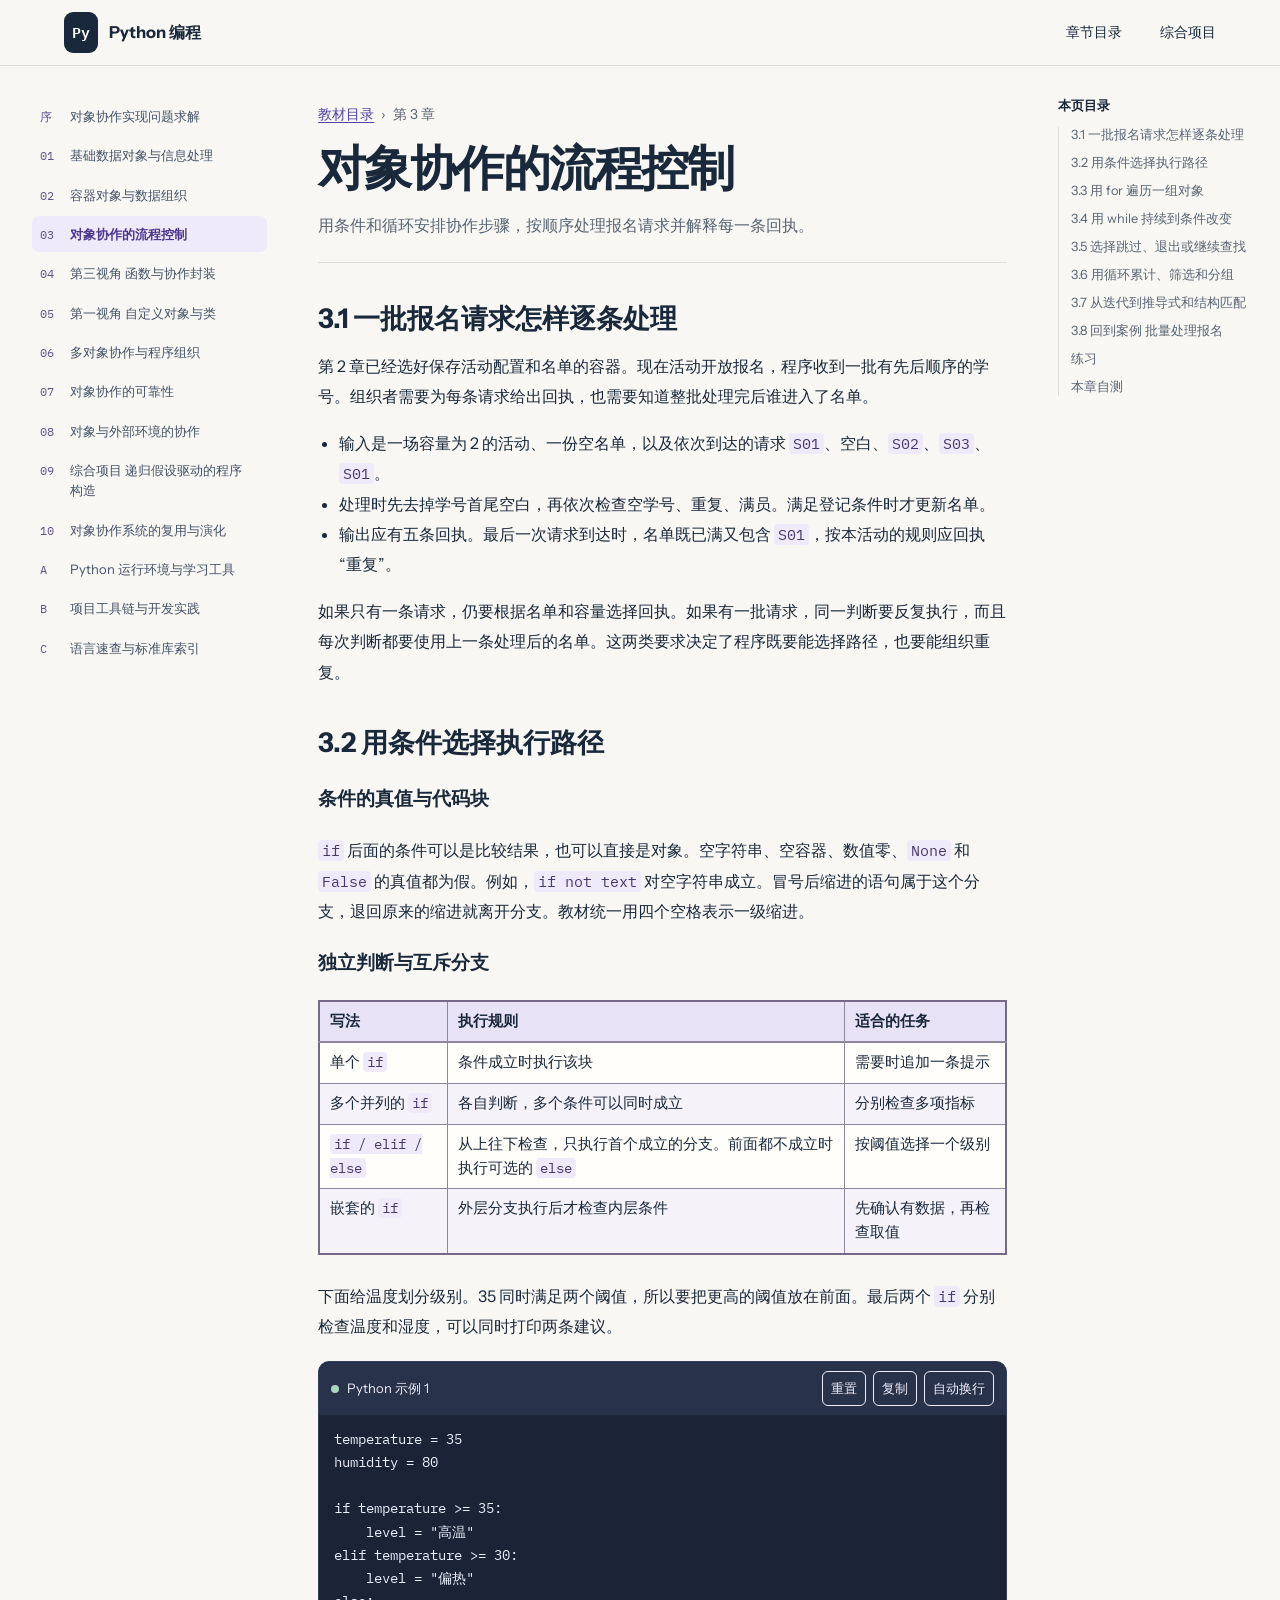
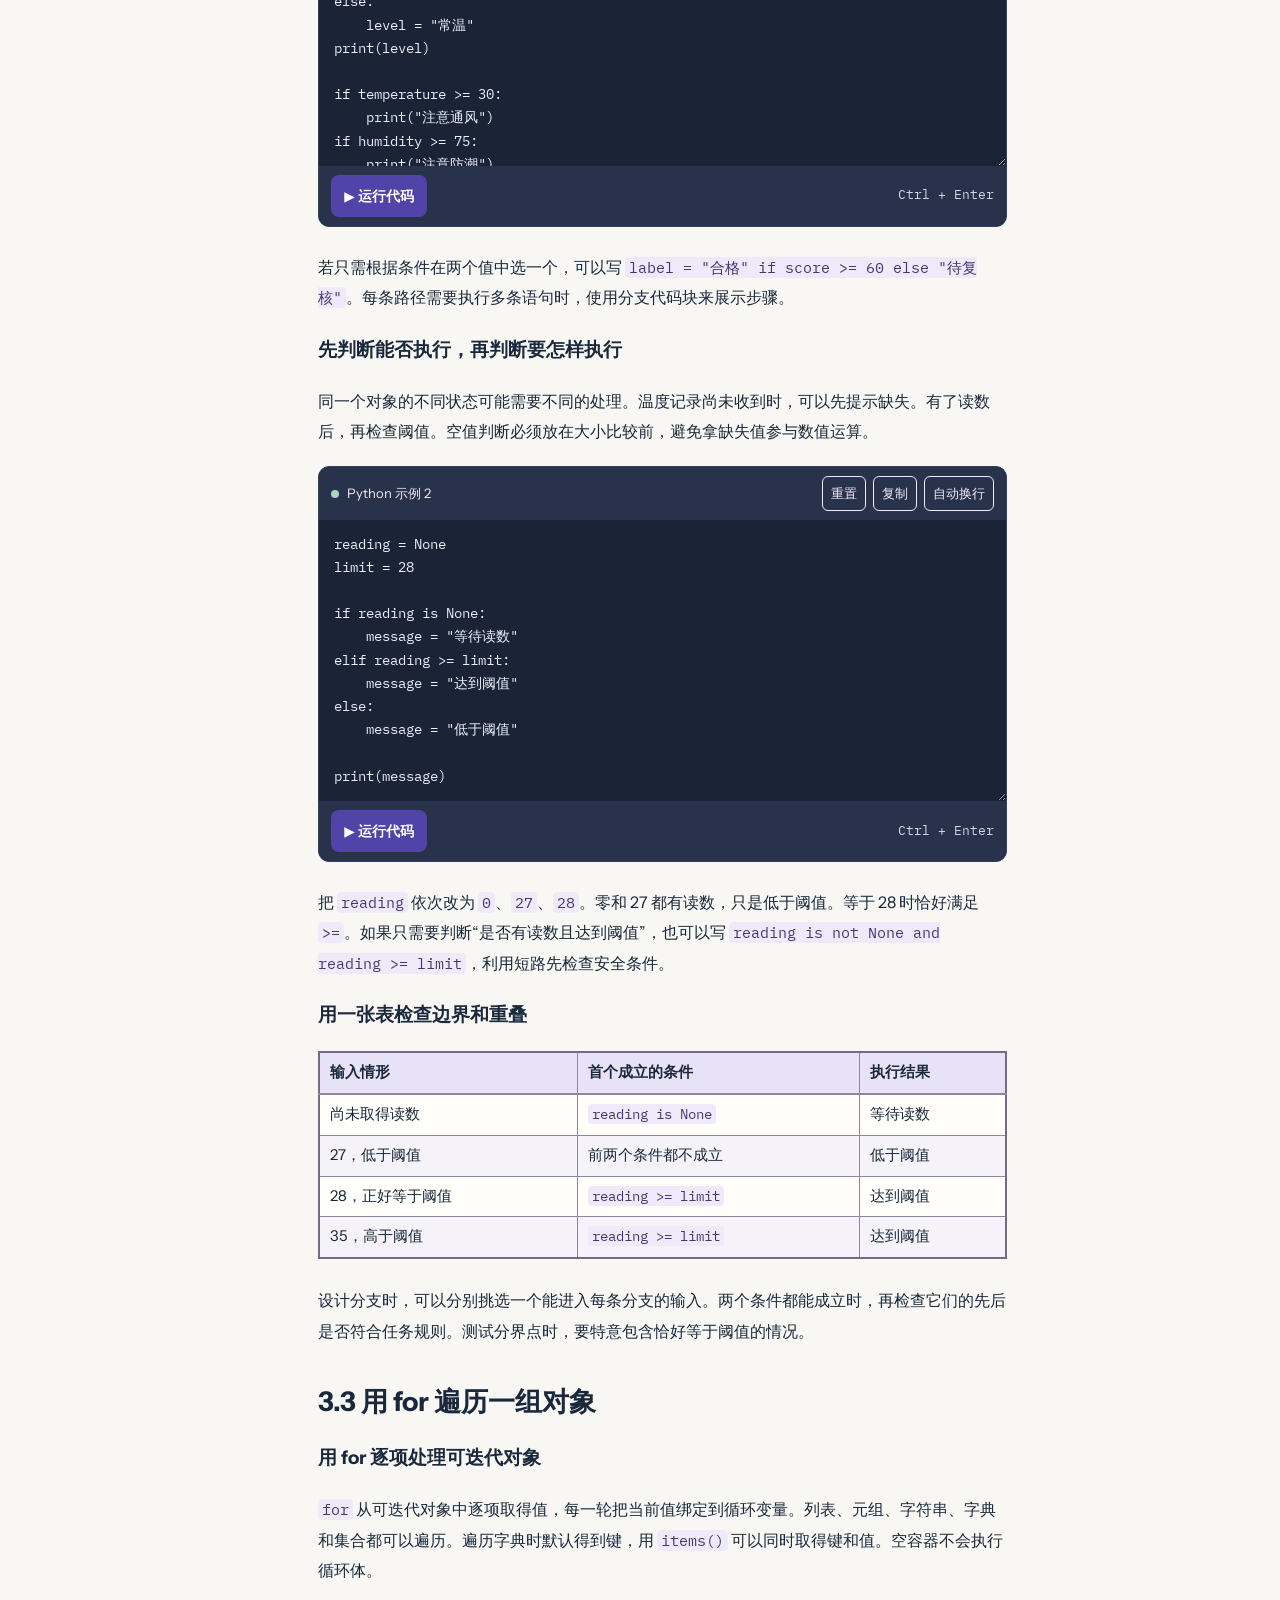
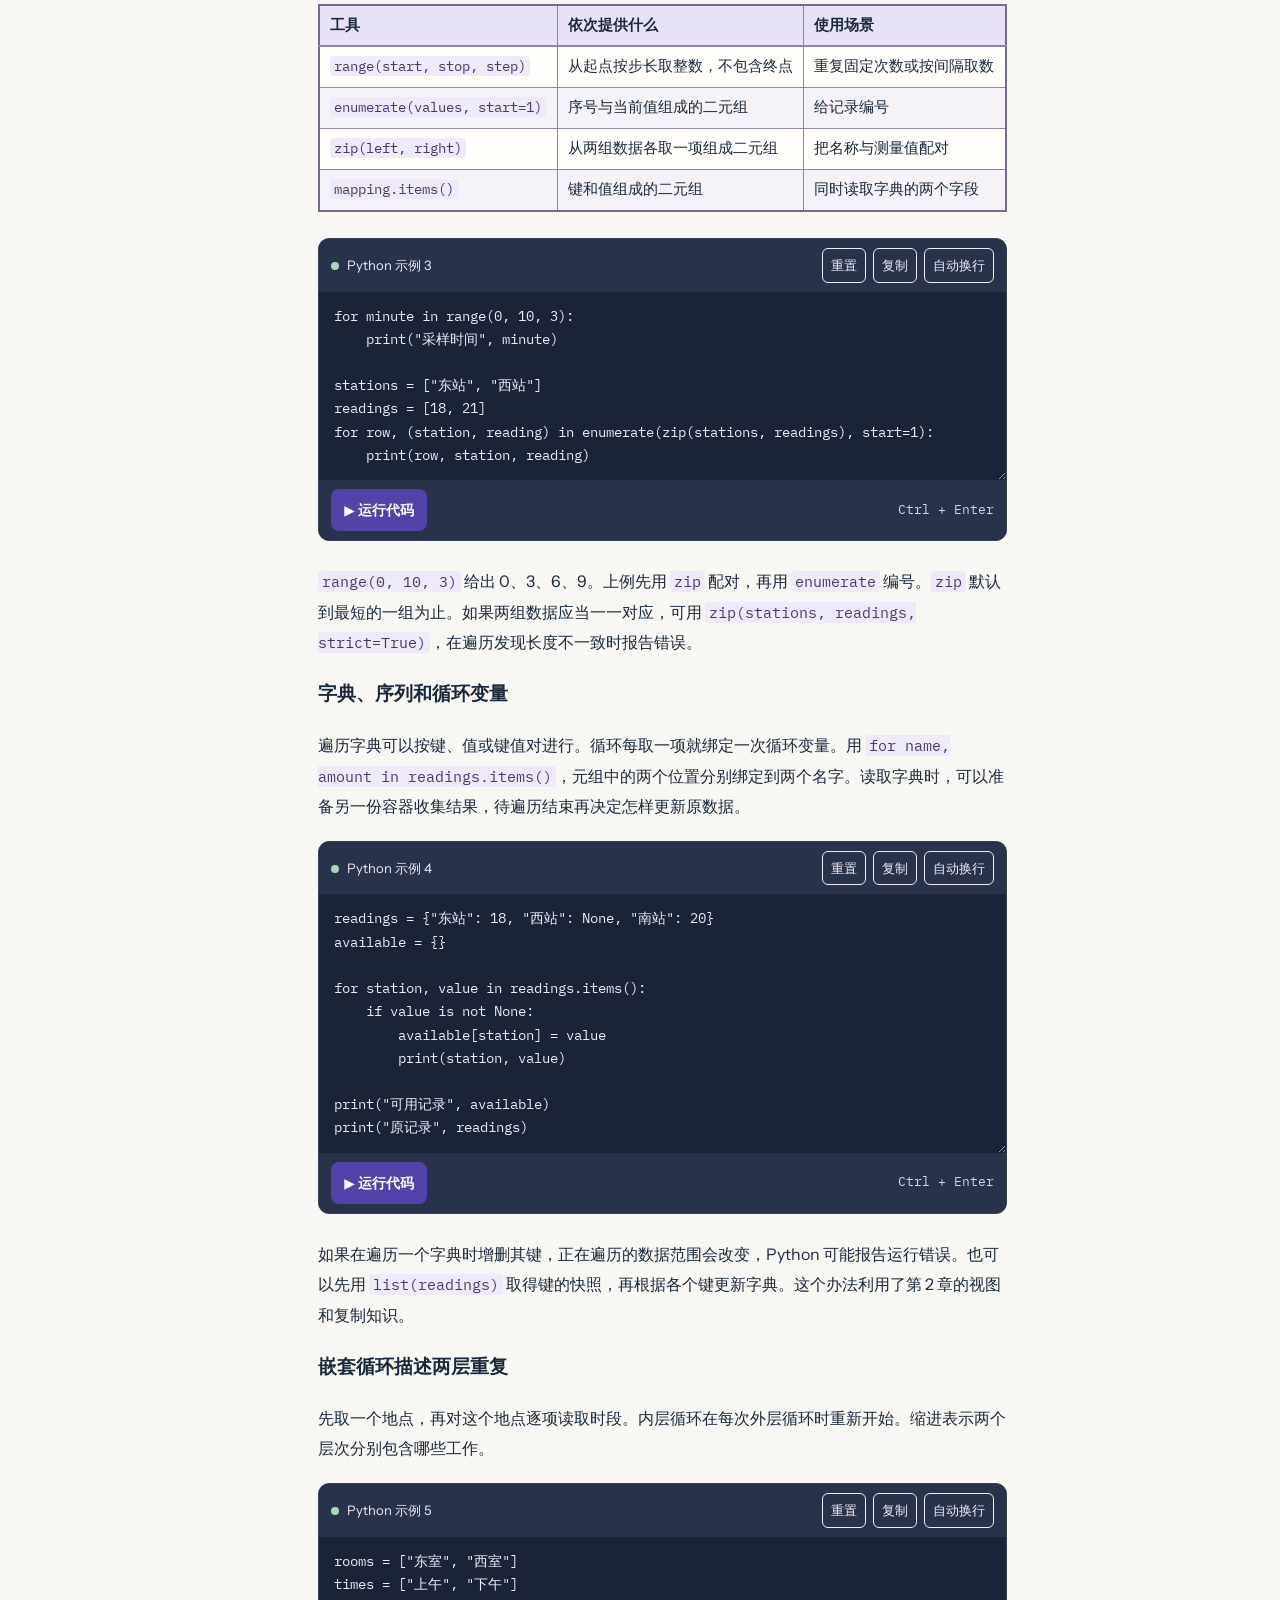
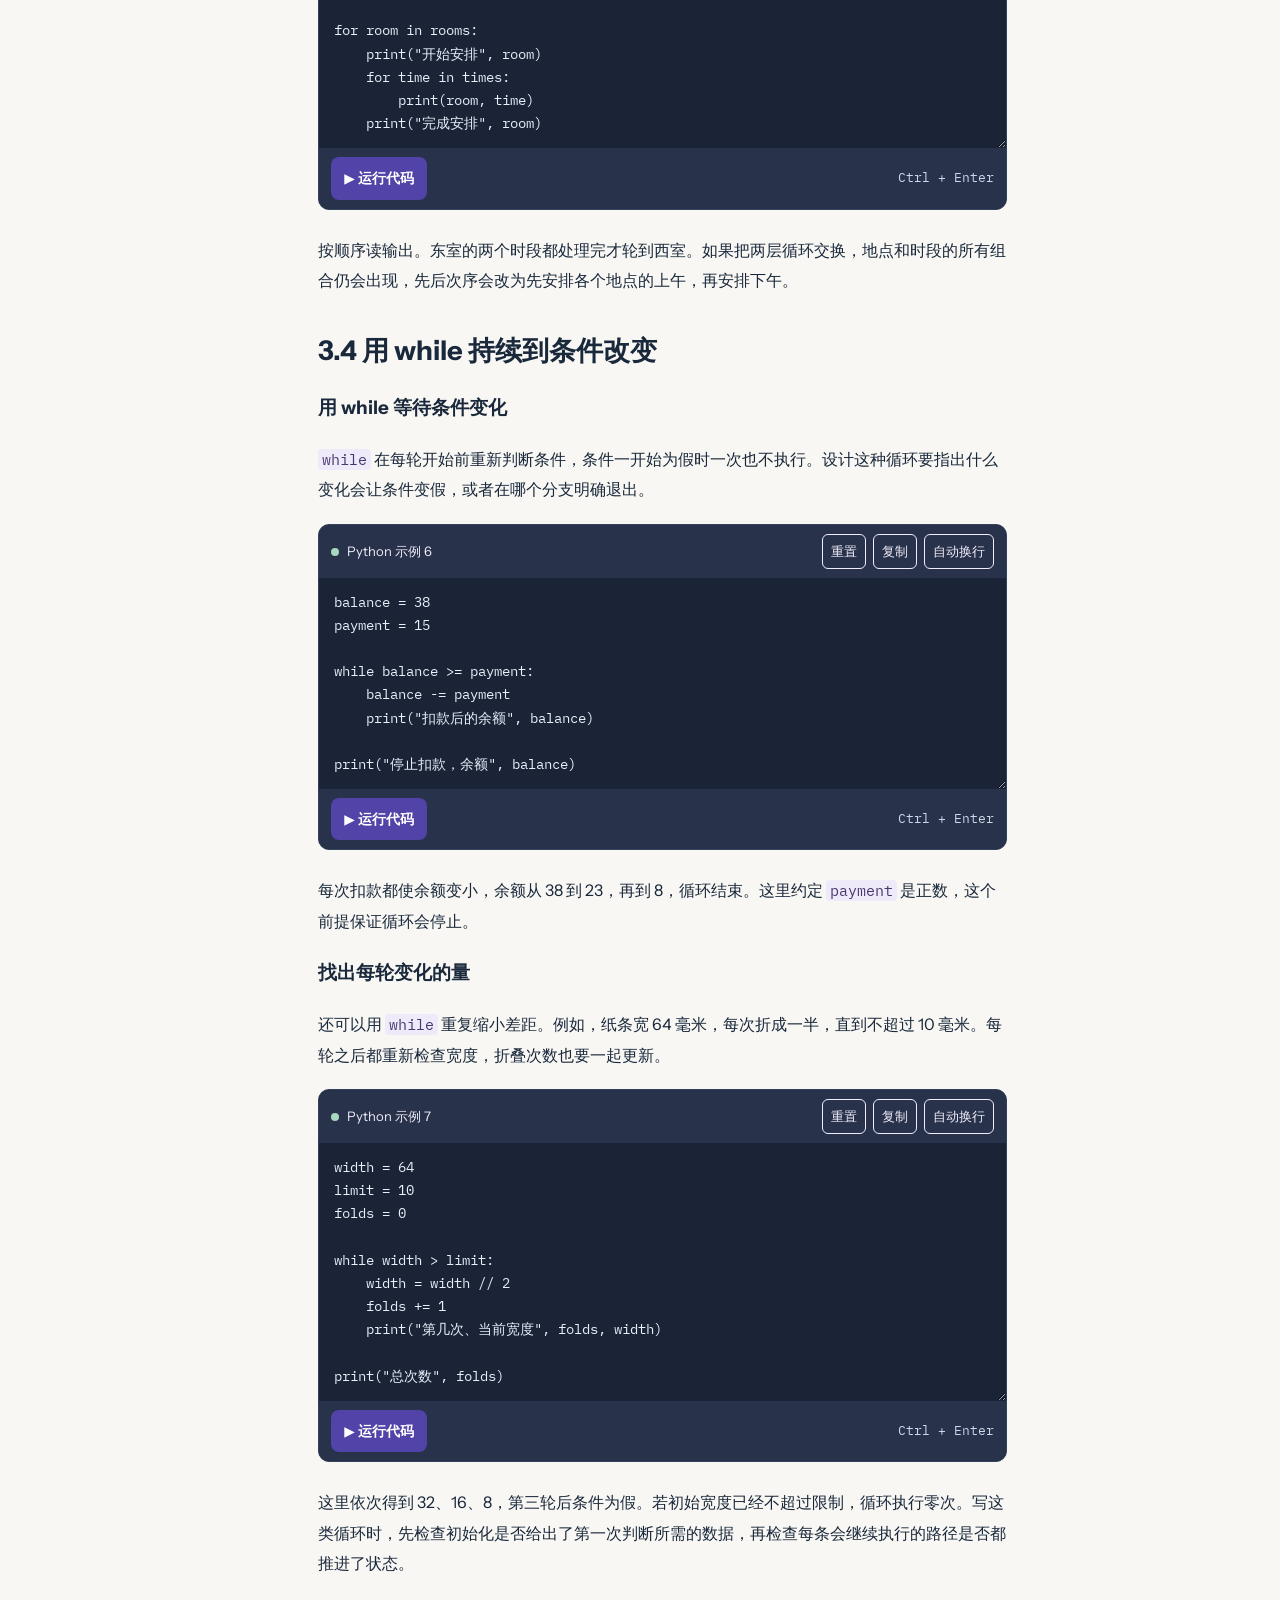
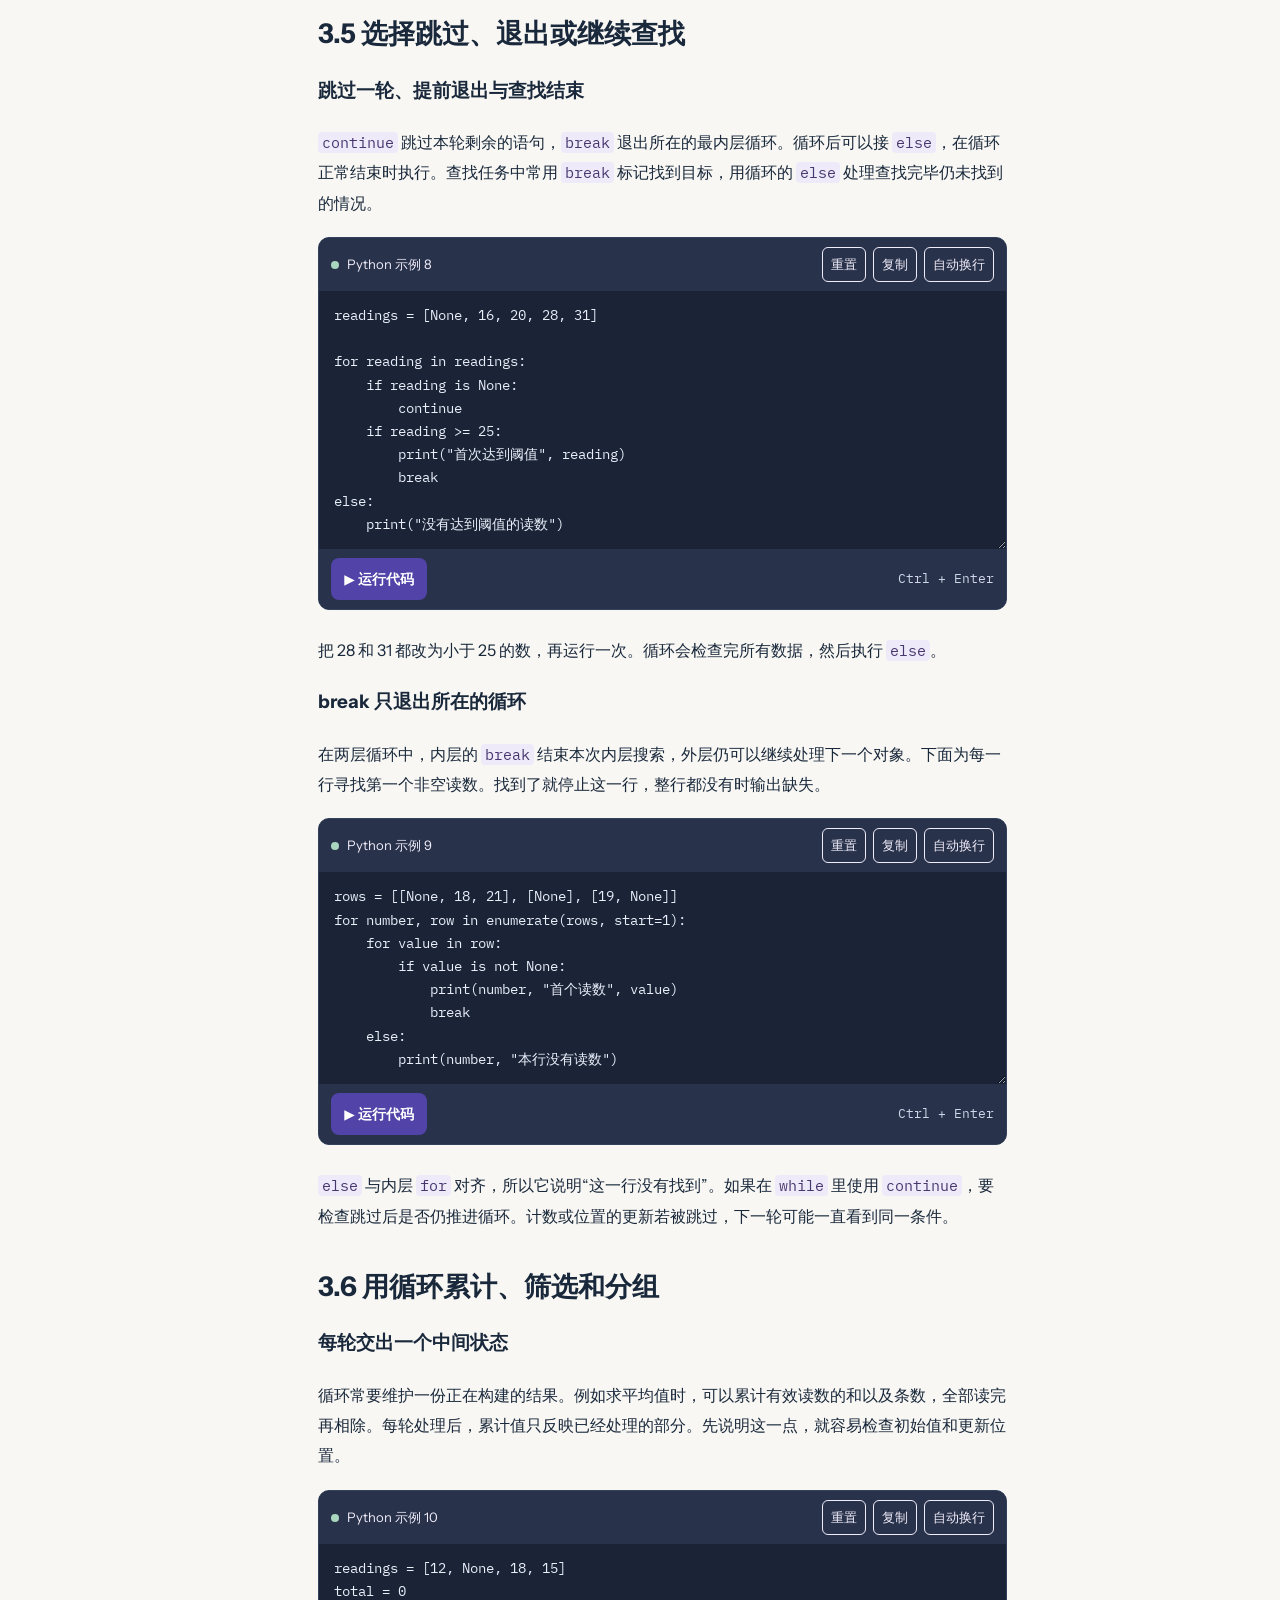
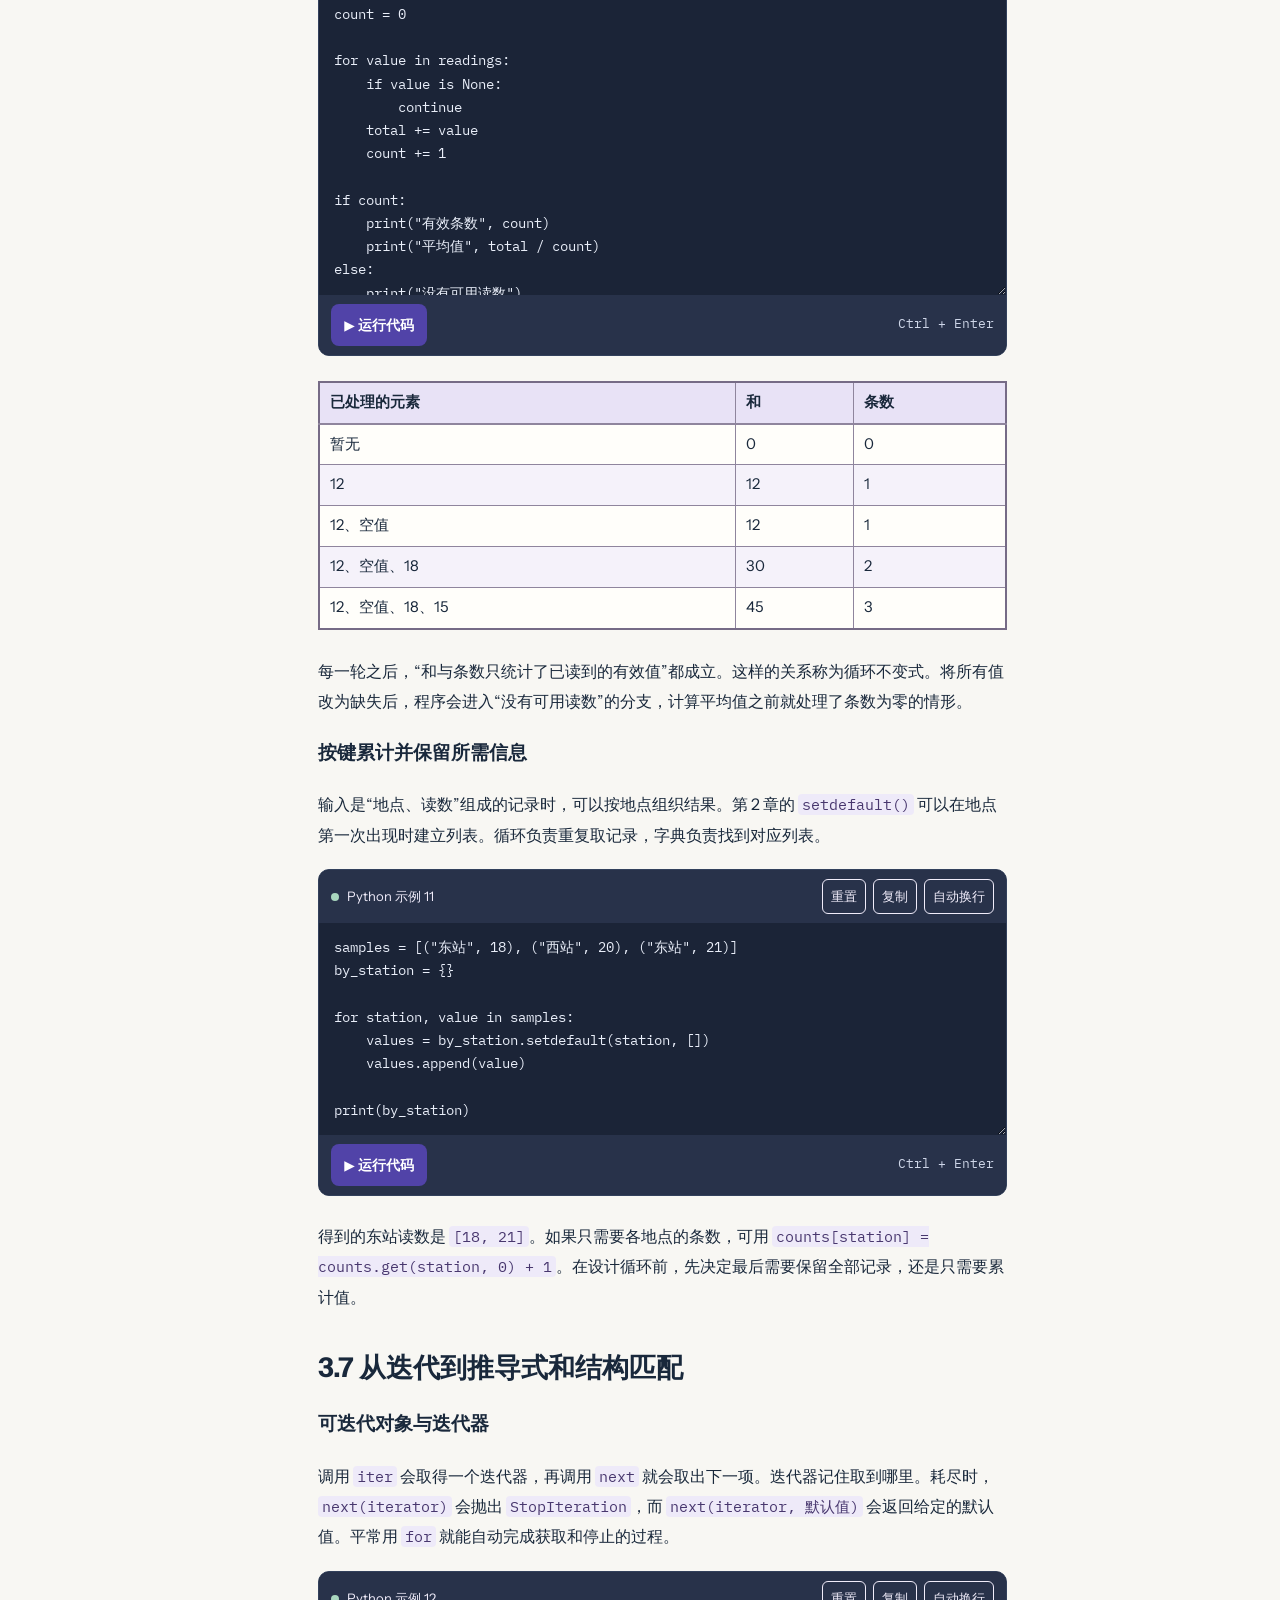
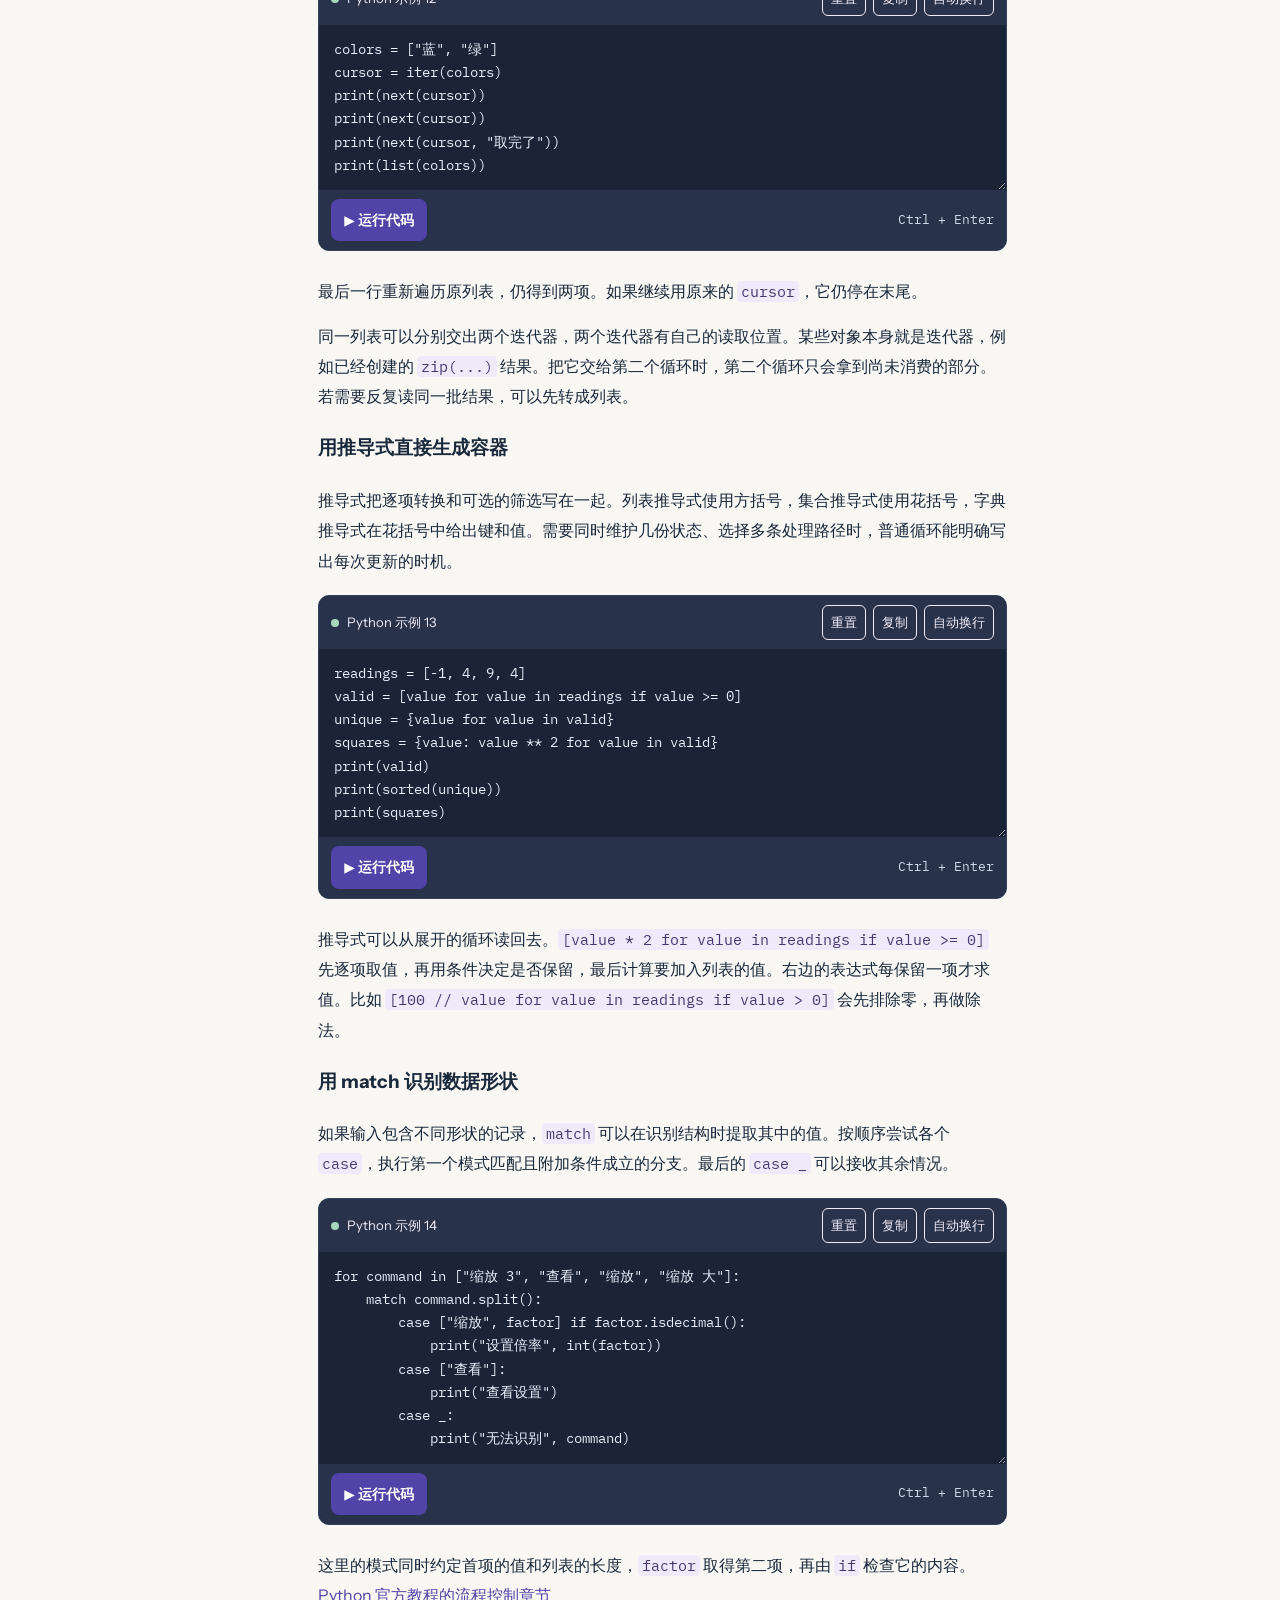
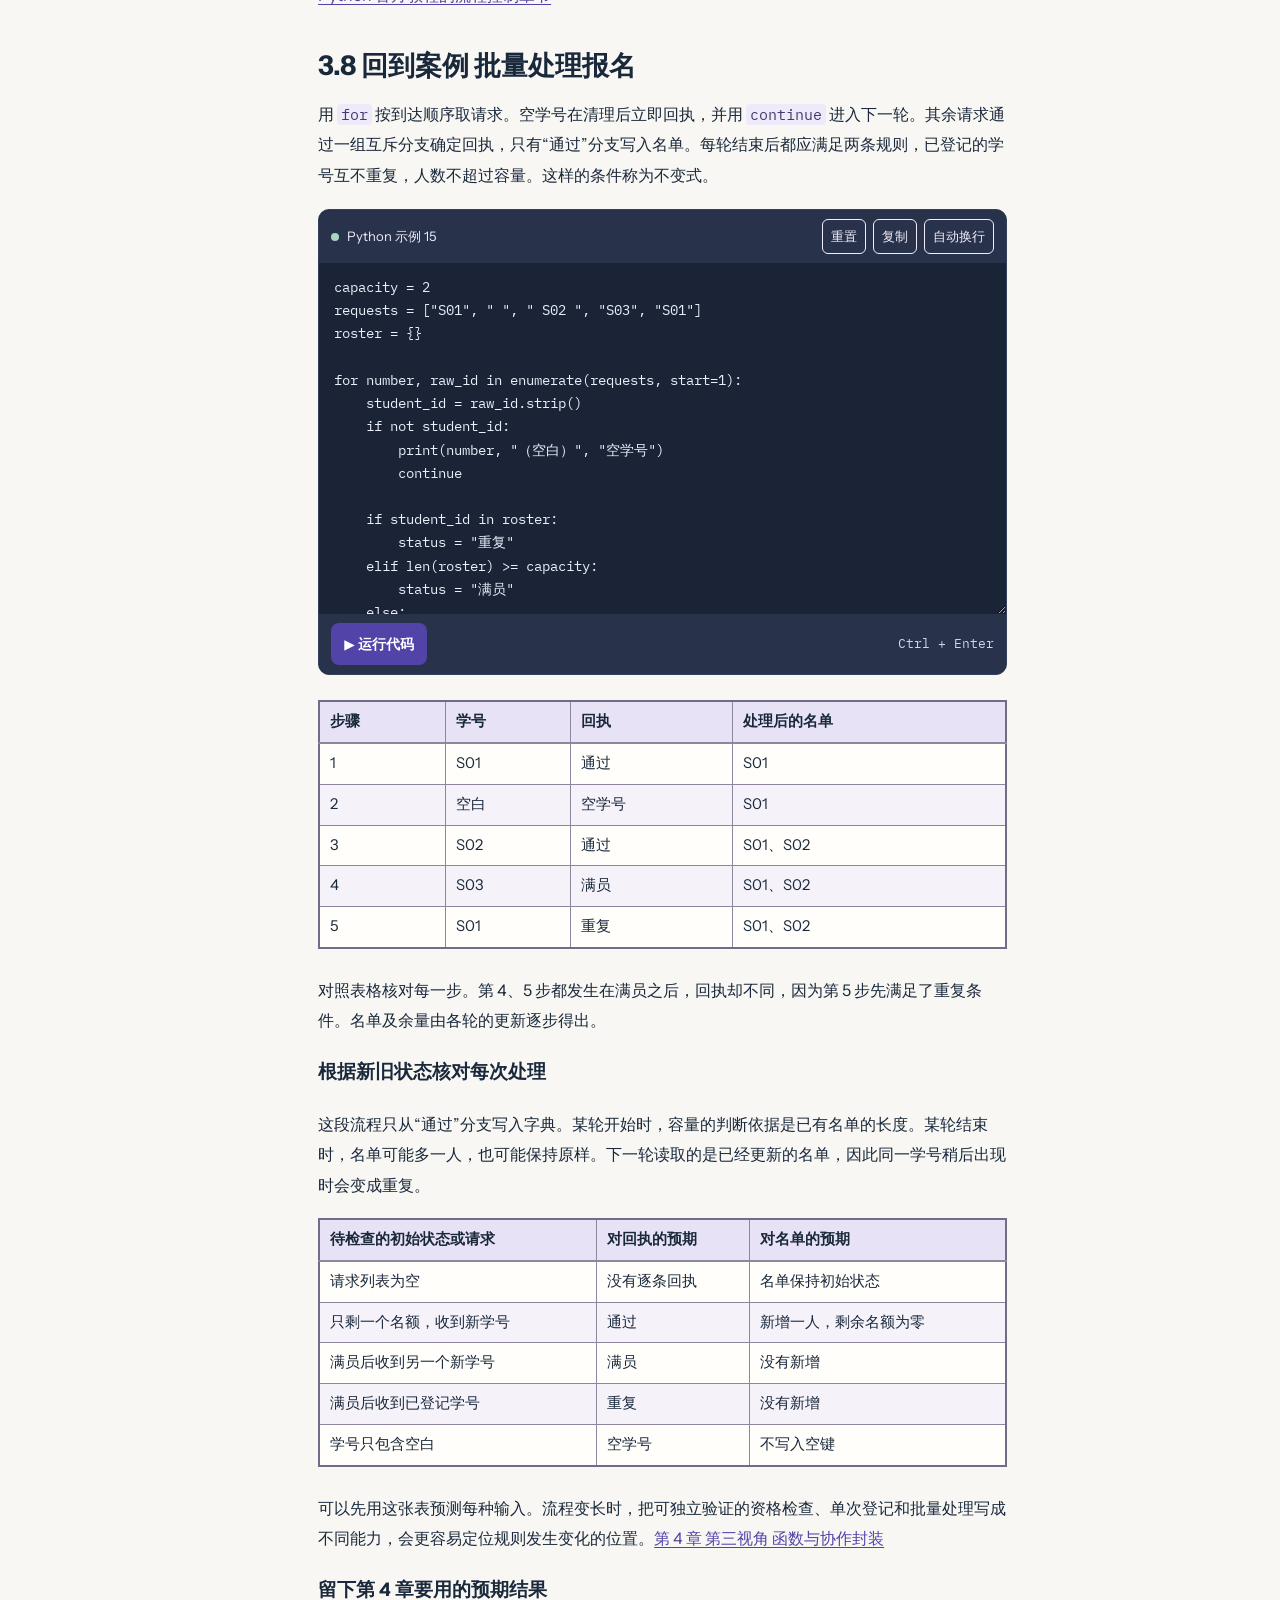
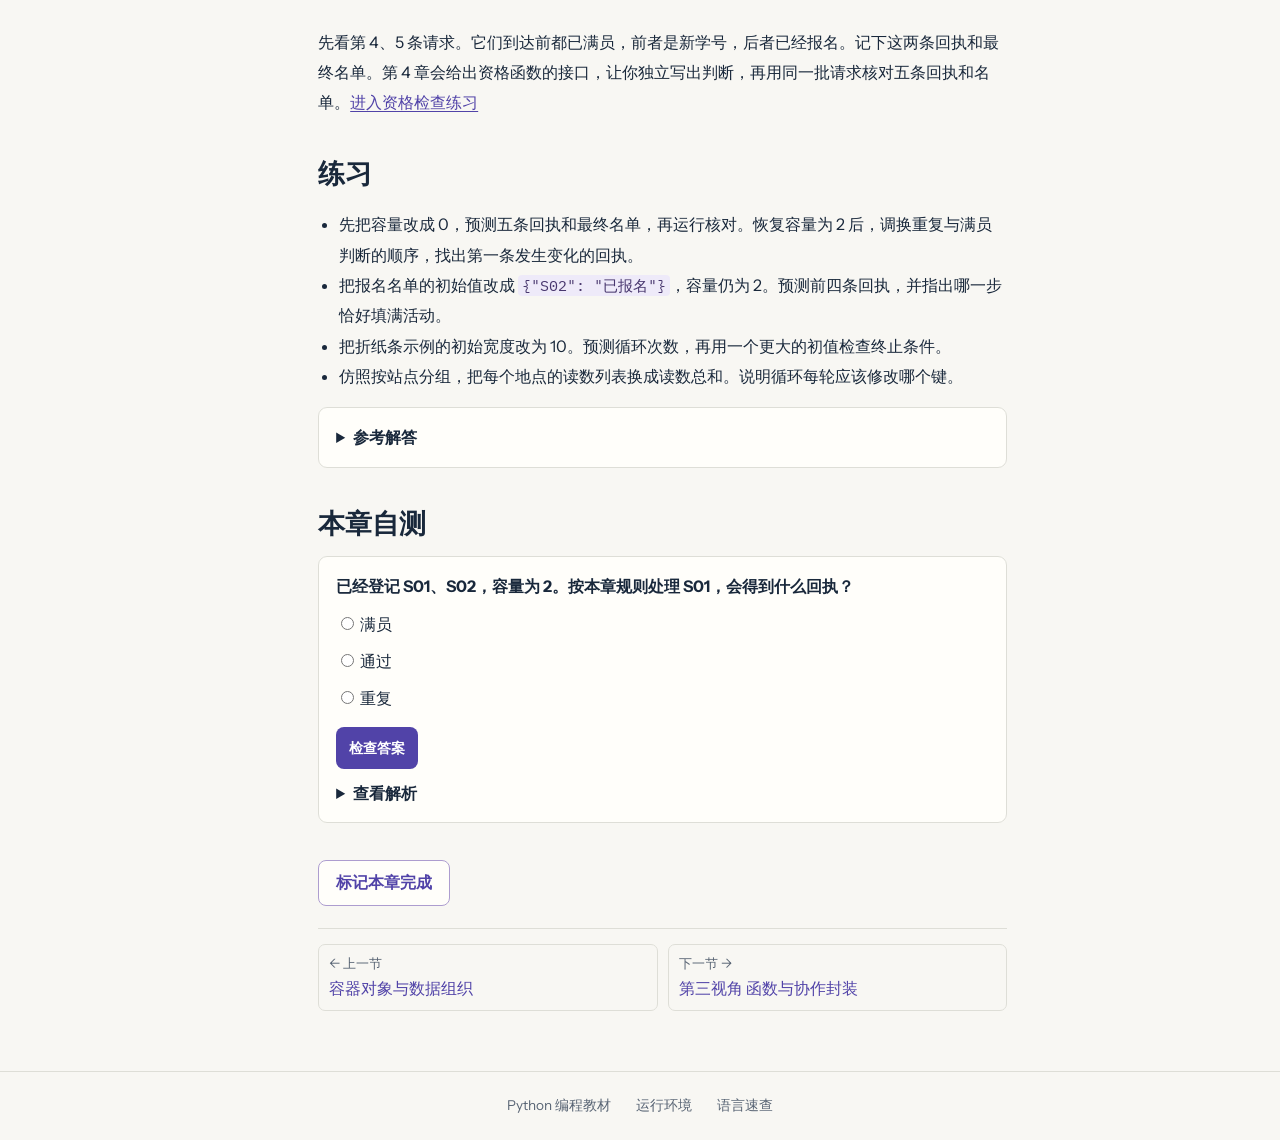
<file: docs/chapter-03.html>
<!doctype html>
<html lang="zh-CN">
<head>
<meta charset="utf-8">
<meta name="viewport" content="width=device-width, initial-scale=1">
<meta name="color-scheme" content="light">
<meta name="description" content="以对象协作和假设三部曲为主线的 Python 编程教材。">
<title>对象协作的流程控制 · Python 编程</title>
<link rel="stylesheet" href="assets/style.css?v=271b14c33aec">
<script src="assets/site.js?v=3370553bec6f" defer></script>
</head>
<body class="">
<a class="skip" href="#main">跳到正文</a>
<header class="topbar"><div class="top-inner">
<a class="brand" href="index.html"><span aria-hidden="true">Py</span> Python 编程</a>
<nav aria-label="主导航"><a href="index.html#catalog">章节目录</a><a href="chapter-09.html">综合项目</a></nav>
</div></header>

<div class="lesson-layout">
 <aside class="side"><details class="mobile-nav" open><summary>章节目录</summary>
  <nav aria-label="章节目录"><a href="chapter-00.html"><span class="nav-num">序</span><span>对象协作实现问题求解</span><span class="nav-done" data-done="00"></span></a><a href="chapter-01.html"><span class="nav-num">01</span><span>基础数据对象与信息处理</span><span class="nav-done" data-done="01"></span></a><a href="chapter-02.html"><span class="nav-num">02</span><span>容器对象与数据组织</span><span class="nav-done" data-done="02"></span></a><a href="chapter-03.html" aria-current="page"><span class="nav-num">03</span><span>对象协作的流程控制</span><span class="nav-done" data-done="03"></span></a><a href="chapter-04.html"><span class="nav-num">04</span><span>第三视角 函数与协作封装</span><span class="nav-done" data-done="04"></span></a><a href="chapter-05.html"><span class="nav-num">05</span><span>第一视角 自定义对象与类</span><span class="nav-done" data-done="05"></span></a><a href="chapter-06.html"><span class="nav-num">06</span><span>多对象协作与程序组织</span><span class="nav-done" data-done="06"></span></a><a href="chapter-07.html"><span class="nav-num">07</span><span>对象协作的可靠性</span><span class="nav-done" data-done="07"></span></a><a href="chapter-08.html"><span class="nav-num">08</span><span>对象与外部环境的协作</span><span class="nav-done" data-done="08"></span></a><a href="chapter-09.html"><span class="nav-num">09</span><span>综合项目 递归假设驱动的程序构造</span><span class="nav-done" data-done="09"></span></a><a href="chapter-10.html"><span class="nav-num">10</span><span>对象协作系统的复用与演化</span><span class="nav-done" data-done="10"></span></a><a href="chapter-A.html"><span class="nav-num">A</span><span>Python 运行环境与学习工具</span><span class="nav-done" data-done="A"></span></a><a href="chapter-B.html"><span class="nav-num">B</span><span>项目工具链与开发实践</span><span class="nav-done" data-done="B"></span></a><a href="chapter-C.html"><span class="nav-num">C</span><span>语言速查与标准库索引</span><span class="nav-done" data-done="C"></span></a></nav>
 </details></aside>
 <main id="main" class="lesson">
  <header class="lesson-head"><div class="crumb"><a href="index.html#catalog">教材目录</a> <span>›</span> 第 3 章</div>
  <h1>对象协作的流程控制</h1><p>用条件和循环安排协作步骤，按顺序处理报名请求并解释每一条回执。</p></header>
  <details class="lesson-contents"><summary>本页目录</summary>
   <nav aria-label="本页目录"><ol><li><a href="#section-1">3.1 一批报名请求怎样逐条处理</a></li><li><a href="#section-2">3.2 用条件选择执行路径</a></li><li><a href="#section-3">3.3 用 for 遍历一组对象</a></li><li><a href="#section-4">3.4 用 while 持续到条件改变</a></li><li><a href="#section-5">3.5 选择跳过、退出或继续查找</a></li><li><a href="#section-6">3.6 用循环累计、筛选和分组</a></li><li><a href="#section-7">3.7 从迭代到推导式和结构匹配</a></li><li><a href="#section-8">3.8 回到案例 批量处理报名</a></li><li><a href="#section-9">练习</a></li><li><a href="#section-10">本章自测</a></li></ol></nav>
  </details>
  <article><h2 id="section-1">3.1 一批报名请求怎样逐条处理</h2>
<p>第 2 章已经选好保存活动配置和名单的容器。现在活动开放报名，程序收到一批有先后顺序的学号。组织者需要为每条请求给出回执，也需要知道整批处理完后谁进入了名单。</p>
<ul><li>输入是一场容量为 2 的活动、一份空名单，以及依次到达的请求 <code>S01</code>、空白、<code>S02</code>、<code>S03</code>、<code>S01</code>。</li><li>处理时先去掉学号首尾空白，再依次检查空学号、重复、满员。满足登记条件时才更新名单。</li><li>输出应有五条回执。最后一次请求到达时，名单既已满又包含 <code>S01</code>，按本活动的规则应回执“重复”。</li></ul>
<p>如果只有一条请求，仍要根据名单和容量选择回执。如果有一批请求，同一判断要反复执行，而且每次判断都要使用上一条处理后的名单。这两类要求决定了程序既要能选择路径，也要能组织重复。</p>
<h2 id="section-2">3.2 用条件选择执行路径</h2>
<h3>条件的真值与代码块</h3>
<p><code>if</code> 后面的条件可以是比较结果，也可以直接是对象。空字符串、空容器、数值零、<code>None</code> 和 <code>False</code> 的真值都为假。例如，<code>if not text</code> 对空字符串成立。冒号后缩进的语句属于这个分支，退回原来的缩进就离开分支。教材统一用四个空格表示一级缩进。</p>
<h3>独立判断与互斥分支</h3>
<div class="lesson-table"><table><thead><tr><th scope="col">写法</th><th scope="col">执行规则</th><th scope="col">适合的任务</th></tr></thead><tbody><tr><td>单个 <code>if</code></td><td>条件成立时执行该块</td><td>需要时追加一条提示</td></tr><tr><td>多个并列的 <code>if</code></td><td>各自判断，多个条件可以同时成立</td><td>分别检查多项指标</td></tr><tr><td><code>if / elif / else</code></td><td>从上往下检查，只执行首个成立的分支。前面都不成立时执行可选的 <code>else</code></td><td>按阈值选择一个级别</td></tr><tr><td>嵌套的 <code>if</code></td><td>外层分支执行后才检查内层条件</td><td>先确认有数据，再检查取值</td></tr></tbody></table></div>
<p>下面给温度划分级别。35 同时满足两个阈值，所以要把更高的阈值放在前面。最后两个 <code>if</code> 分别检查温度和湿度，可以同时打印两条建议。</p>

<section class="playground" aria-label="Python 示例 1" data-draft="example-1-d543f3bce9d6">
  <div class="editor-bar">
    <span><i></i> Python 示例 1</span>
    <div><button class="quiet" type="button" data-reset hidden>重置</button>
    <button class="quiet" type="button" data-copy hidden>复制</button>
    <button class="quiet" type="button" data-wrap aria-pressed="false" hidden>自动换行</button></div>
  </div>
  <textarea aria-label="Python 示例 1 代码" rows="14" wrap="off"
    data-code-file="" spellcheck="false" autocapitalize="off" autocomplete="off">temperature = 35
humidity = 80

if temperature &gt;= 35:
    level = &quot;高温&quot;
elif temperature &gt;= 30:
    level = &quot;偏热&quot;
else:
    level = &quot;常温&quot;
print(level)

if temperature &gt;= 30:
    print(&quot;注意通风&quot;)
if humidity &gt;= 75:
    print(&quot;注意防潮&quot;)</textarea>
  <div class="runner-bar" hidden>
    <button class="primary small" type="button" data-run>▶ 运行代码</button>
    <button class="quiet" type="button" data-stop hidden>停止</button>
    <span class="draft-status" data-draft-status role="status"></span>
    <span class="run-shortcut">Ctrl + Enter</span>
  </div>
  <pre class="output" aria-live="polite" aria-label="运行输出" hidden></pre>
</section>

<p>若只需根据条件在两个值中选一个，可以写 <code>label = &quot;合格&quot; if score &gt;= 60 else &quot;待复核&quot;</code>。每条路径需要执行多条语句时，使用分支代码块来展示步骤。</p>
<h3>先判断能否执行，再判断要怎样执行</h3>
<p>同一个对象的不同状态可能需要不同的处理。温度记录尚未收到时，可以先提示缺失。有了读数后，再检查阈值。空值判断必须放在大小比较前，避免拿缺失值参与数值运算。</p>

<section class="playground" aria-label="Python 示例 2" data-draft="example-2-fa756c86c035">
  <div class="editor-bar">
    <span><i></i> Python 示例 2</span>
    <div><button class="quiet" type="button" data-reset hidden>重置</button>
    <button class="quiet" type="button" data-copy hidden>复制</button>
    <button class="quiet" type="button" data-wrap aria-pressed="false" hidden>自动换行</button></div>
  </div>
  <textarea aria-label="Python 示例 2 代码" rows="11" wrap="off"
    data-code-file="" spellcheck="false" autocapitalize="off" autocomplete="off">reading = None
limit = 28

if reading is None:
    message = &quot;等待读数&quot;
elif reading &gt;= limit:
    message = &quot;达到阈值&quot;
else:
    message = &quot;低于阈值&quot;

print(message)</textarea>
  <div class="runner-bar" hidden>
    <button class="primary small" type="button" data-run>▶ 运行代码</button>
    <button class="quiet" type="button" data-stop hidden>停止</button>
    <span class="draft-status" data-draft-status role="status"></span>
    <span class="run-shortcut">Ctrl + Enter</span>
  </div>
  <pre class="output" aria-live="polite" aria-label="运行输出" hidden></pre>
</section>

<p>把 <code>reading</code> 依次改为 <code>0</code>、<code>27</code>、<code>28</code>。零和 27 都有读数，只是低于阈值。等于 28 时恰好满足 <code>&gt;=</code>。如果只需要判断“是否有读数且达到阈值”，也可以写 <code>reading is not None and reading &gt;= limit</code>，利用短路先检查安全条件。</p>
<h3>用一张表检查边界和重叠</h3>
<div class="lesson-table"><table><thead><tr><th scope="col">输入情形</th><th scope="col">首个成立的条件</th><th scope="col">执行结果</th></tr></thead><tbody><tr><td>尚未取得读数</td><td><code>reading is None</code></td><td>等待读数</td></tr><tr><td>27，低于阈值</td><td>前两个条件都不成立</td><td>低于阈值</td></tr><tr><td>28，正好等于阈值</td><td><code>reading &gt;= limit</code></td><td>达到阈值</td></tr><tr><td>35，高于阈值</td><td><code>reading &gt;= limit</code></td><td>达到阈值</td></tr></tbody></table></div>
<p>设计分支时，可以分别挑选一个能进入每条分支的输入。两个条件都能成立时，再检查它们的先后是否符合任务规则。测试分界点时，要特意包含恰好等于阈值的情况。</p>
<h2 id="section-3">3.3 用 for 遍历一组对象</h2>
<h3>用 for 逐项处理可迭代对象</h3>
<p><code>for</code> 从可迭代对象中逐项取得值，每一轮把当前值绑定到循环变量。列表、元组、字符串、字典和集合都可以遍历。遍历字典时默认得到键，用 <code>items()</code> 可以同时取得键和值。空容器不会执行循环体。</p>
<div class="lesson-table"><table><thead><tr><th scope="col">工具</th><th scope="col">依次提供什么</th><th scope="col">使用场景</th></tr></thead><tbody><tr><td><code>range(start, stop, step)</code></td><td>从起点按步长取整数，不包含终点</td><td>重复固定次数或按间隔取数</td></tr><tr><td><code>enumerate(values, start=1)</code></td><td>序号与当前值组成的二元组</td><td>给记录编号</td></tr><tr><td><code>zip(left, right)</code></td><td>从两组数据各取一项组成二元组</td><td>把名称与测量值配对</td></tr><tr><td><code>mapping.items()</code></td><td>键和值组成的二元组</td><td>同时读取字典的两个字段</td></tr></tbody></table></div>

<section class="playground" aria-label="Python 示例 3" data-draft="example-3-7e681029e2d3">
  <div class="editor-bar">
    <span><i></i> Python 示例 3</span>
    <div><button class="quiet" type="button" data-reset hidden>重置</button>
    <button class="quiet" type="button" data-copy hidden>复制</button>
    <button class="quiet" type="button" data-wrap aria-pressed="false" hidden>自动换行</button></div>
  </div>
  <textarea aria-label="Python 示例 3 代码" rows="7" wrap="off"
    data-code-file="" spellcheck="false" autocapitalize="off" autocomplete="off">for minute in range(0, 10, 3):
    print(&quot;采样时间&quot;, minute)

stations = [&quot;东站&quot;, &quot;西站&quot;]
readings = [18, 21]
for row, (station, reading) in enumerate(zip(stations, readings), start=1):
    print(row, station, reading)</textarea>
  <div class="runner-bar" hidden>
    <button class="primary small" type="button" data-run>▶ 运行代码</button>
    <button class="quiet" type="button" data-stop hidden>停止</button>
    <span class="draft-status" data-draft-status role="status"></span>
    <span class="run-shortcut">Ctrl + Enter</span>
  </div>
  <pre class="output" aria-live="polite" aria-label="运行输出" hidden></pre>
</section>

<p><code>range(0, 10, 3)</code> 给出 0、3、6、9。上例先用 <code>zip</code> 配对，再用 <code>enumerate</code> 编号。<code>zip</code> 默认到最短的一组为止。如果两组数据应当一一对应，可用 <code>zip(stations, readings, strict=True)</code>，在遍历发现长度不一致时报告错误。</p>
<h3>字典、序列和循环变量</h3>
<p>遍历字典可以按键、值或键值对进行。循环每取一项就绑定一次循环变量。用 <code>for name, amount in readings.items()</code>，元组中的两个位置分别绑定到两个名字。读取字典时，可以准备另一份容器收集结果，待遍历结束再决定怎样更新原数据。</p>

<section class="playground" aria-label="Python 示例 4" data-draft="example-4-19f9d4bd46e0">
  <div class="editor-bar">
    <span><i></i> Python 示例 4</span>
    <div><button class="quiet" type="button" data-reset hidden>重置</button>
    <button class="quiet" type="button" data-copy hidden>复制</button>
    <button class="quiet" type="button" data-wrap aria-pressed="false" hidden>自动换行</button></div>
  </div>
  <textarea aria-label="Python 示例 4 代码" rows="10" wrap="off"
    data-code-file="" spellcheck="false" autocapitalize="off" autocomplete="off">readings = {&quot;东站&quot;: 18, &quot;西站&quot;: None, &quot;南站&quot;: 20}
available = {}

for station, value in readings.items():
    if value is not None:
        available[station] = value
        print(station, value)

print(&quot;可用记录&quot;, available)
print(&quot;原记录&quot;, readings)</textarea>
  <div class="runner-bar" hidden>
    <button class="primary small" type="button" data-run>▶ 运行代码</button>
    <button class="quiet" type="button" data-stop hidden>停止</button>
    <span class="draft-status" data-draft-status role="status"></span>
    <span class="run-shortcut">Ctrl + Enter</span>
  </div>
  <pre class="output" aria-live="polite" aria-label="运行输出" hidden></pre>
</section>

<p>如果在遍历一个字典时增删其键，正在遍历的数据范围会改变，Python 可能报告运行错误。也可以先用 <code>list(readings)</code> 取得键的快照，再根据各个键更新字典。这个办法利用了第 2 章的视图和复制知识。</p>
<h3>嵌套循环描述两层重复</h3>
<p>先取一个地点，再对这个地点逐项读取时段。内层循环在每次外层循环时重新开始。缩进表示两个层次分别包含哪些工作。</p>

<section class="playground" aria-label="Python 示例 5" data-draft="example-5-38bd3f825b7b">
  <div class="editor-bar">
    <span><i></i> Python 示例 5</span>
    <div><button class="quiet" type="button" data-reset hidden>重置</button>
    <button class="quiet" type="button" data-copy hidden>复制</button>
    <button class="quiet" type="button" data-wrap aria-pressed="false" hidden>自动换行</button></div>
  </div>
  <textarea aria-label="Python 示例 5 代码" rows="8" wrap="off"
    data-code-file="" spellcheck="false" autocapitalize="off" autocomplete="off">rooms = [&quot;东室&quot;, &quot;西室&quot;]
times = [&quot;上午&quot;, &quot;下午&quot;]

for room in rooms:
    print(&quot;开始安排&quot;, room)
    for time in times:
        print(room, time)
    print(&quot;完成安排&quot;, room)</textarea>
  <div class="runner-bar" hidden>
    <button class="primary small" type="button" data-run>▶ 运行代码</button>
    <button class="quiet" type="button" data-stop hidden>停止</button>
    <span class="draft-status" data-draft-status role="status"></span>
    <span class="run-shortcut">Ctrl + Enter</span>
  </div>
  <pre class="output" aria-live="polite" aria-label="运行输出" hidden></pre>
</section>

<p>按顺序读输出。东室的两个时段都处理完才轮到西室。如果把两层循环交换，地点和时段的所有组合仍会出现，先后次序会改为先安排各个地点的上午，再安排下午。</p>
<h2 id="section-4">3.4 用 while 持续到条件改变</h2>
<h3>用 while 等待条件变化</h3>
<p><code>while</code> 在每轮开始前重新判断条件，条件一开始为假时一次也不执行。设计这种循环要指出什么变化会让条件变假，或者在哪个分支明确退出。</p>

<section class="playground" aria-label="Python 示例 6" data-draft="example-6-c017e461b23b">
  <div class="editor-bar">
    <span><i></i> Python 示例 6</span>
    <div><button class="quiet" type="button" data-reset hidden>重置</button>
    <button class="quiet" type="button" data-copy hidden>复制</button>
    <button class="quiet" type="button" data-wrap aria-pressed="false" hidden>自动换行</button></div>
  </div>
  <textarea aria-label="Python 示例 6 代码" rows="8" wrap="off"
    data-code-file="" spellcheck="false" autocapitalize="off" autocomplete="off">balance = 38
payment = 15

while balance &gt;= payment:
    balance -= payment
    print(&quot;扣款后的余额&quot;, balance)

print(&quot;停止扣款，余额&quot;, balance)</textarea>
  <div class="runner-bar" hidden>
    <button class="primary small" type="button" data-run>▶ 运行代码</button>
    <button class="quiet" type="button" data-stop hidden>停止</button>
    <span class="draft-status" data-draft-status role="status"></span>
    <span class="run-shortcut">Ctrl + Enter</span>
  </div>
  <pre class="output" aria-live="polite" aria-label="运行输出" hidden></pre>
</section>

<p>每次扣款都使余额变小，余额从 38 到 23，再到 8，循环结束。这里约定 <code>payment</code> 是正数，这个前提保证循环会停止。</p>
<h3>找出每轮变化的量</h3>
<p>还可以用 <code>while</code> 重复缩小差距。例如，纸条宽 64 毫米，每次折成一半，直到不超过 10 毫米。每轮之后都重新检查宽度，折叠次数也要一起更新。</p>

<section class="playground" aria-label="Python 示例 7" data-draft="example-7-fa4d67d66b94">
  <div class="editor-bar">
    <span><i></i> Python 示例 7</span>
    <div><button class="quiet" type="button" data-reset hidden>重置</button>
    <button class="quiet" type="button" data-copy hidden>复制</button>
    <button class="quiet" type="button" data-wrap aria-pressed="false" hidden>自动换行</button></div>
  </div>
  <textarea aria-label="Python 示例 7 代码" rows="10" wrap="off"
    data-code-file="" spellcheck="false" autocapitalize="off" autocomplete="off">width = 64
limit = 10
folds = 0

while width &gt; limit:
    width = width // 2
    folds += 1
    print(&quot;第几次、当前宽度&quot;, folds, width)

print(&quot;总次数&quot;, folds)</textarea>
  <div class="runner-bar" hidden>
    <button class="primary small" type="button" data-run>▶ 运行代码</button>
    <button class="quiet" type="button" data-stop hidden>停止</button>
    <span class="draft-status" data-draft-status role="status"></span>
    <span class="run-shortcut">Ctrl + Enter</span>
  </div>
  <pre class="output" aria-live="polite" aria-label="运行输出" hidden></pre>
</section>

<p>这里依次得到 32、16、8，第三轮后条件为假。若初始宽度已经不超过限制，循环执行零次。写这类循环时，先检查初始化是否给出了第一次判断所需的数据，再检查每条会继续执行的路径是否都推进了状态。</p>
<h2 id="section-5">3.5 选择跳过、退出或继续查找</h2>
<h3>跳过一轮、提前退出与查找结束</h3>
<p><code>continue</code> 跳过本轮剩余的语句，<code>break</code> 退出所在的最内层循环。循环后可以接 <code>else</code>，在循环正常结束时执行。查找任务中常用 <code>break</code> 标记找到目标，用循环的 <code>else</code> 处理查找完毕仍未找到的情况。</p>

<section class="playground" aria-label="Python 示例 8" data-draft="example-8-dacfbf8083d2">
  <div class="editor-bar">
    <span><i></i> Python 示例 8</span>
    <div><button class="quiet" type="button" data-reset hidden>重置</button>
    <button class="quiet" type="button" data-copy hidden>复制</button>
    <button class="quiet" type="button" data-wrap aria-pressed="false" hidden>自动换行</button></div>
  </div>
  <textarea aria-label="Python 示例 8 代码" rows="10" wrap="off"
    data-code-file="" spellcheck="false" autocapitalize="off" autocomplete="off">readings = [None, 16, 20, 28, 31]

for reading in readings:
    if reading is None:
        continue
    if reading &gt;= 25:
        print(&quot;首次达到阈值&quot;, reading)
        break
else:
    print(&quot;没有达到阈值的读数&quot;)</textarea>
  <div class="runner-bar" hidden>
    <button class="primary small" type="button" data-run>▶ 运行代码</button>
    <button class="quiet" type="button" data-stop hidden>停止</button>
    <span class="draft-status" data-draft-status role="status"></span>
    <span class="run-shortcut">Ctrl + Enter</span>
  </div>
  <pre class="output" aria-live="polite" aria-label="运行输出" hidden></pre>
</section>

<p>把 28 和 31 都改为小于 25 的数，再运行一次。循环会检查完所有数据，然后执行 <code>else</code>。</p>
<h3>break 只退出所在的循环</h3>
<p>在两层循环中，内层的 <code>break</code> 结束本次内层搜索，外层仍可以继续处理下一个对象。下面为每一行寻找第一个非空读数。找到了就停止这一行，整行都没有时输出缺失。</p>

<section class="playground" aria-label="Python 示例 9" data-draft="example-9-400556dd463b">
  <div class="editor-bar">
    <span><i></i> Python 示例 9</span>
    <div><button class="quiet" type="button" data-reset hidden>重置</button>
    <button class="quiet" type="button" data-copy hidden>复制</button>
    <button class="quiet" type="button" data-wrap aria-pressed="false" hidden>自动换行</button></div>
  </div>
  <textarea aria-label="Python 示例 9 代码" rows="8" wrap="off"
    data-code-file="" spellcheck="false" autocapitalize="off" autocomplete="off">rows = [[None, 18, 21], [None], [19, None]]
for number, row in enumerate(rows, start=1):
    for value in row:
        if value is not None:
            print(number, &quot;首个读数&quot;, value)
            break
    else:
        print(number, &quot;本行没有读数&quot;)</textarea>
  <div class="runner-bar" hidden>
    <button class="primary small" type="button" data-run>▶ 运行代码</button>
    <button class="quiet" type="button" data-stop hidden>停止</button>
    <span class="draft-status" data-draft-status role="status"></span>
    <span class="run-shortcut">Ctrl + Enter</span>
  </div>
  <pre class="output" aria-live="polite" aria-label="运行输出" hidden></pre>
</section>

<p><code>else</code> 与内层 <code>for</code> 对齐，所以它说明“这一行没有找到”。如果在 <code>while</code> 里使用 <code>continue</code>，要检查跳过后是否仍推进循环。计数或位置的更新若被跳过，下一轮可能一直看到同一条件。</p>
<h2 id="section-6">3.6 用循环累计、筛选和分组</h2>
<h3>每轮交出一个中间状态</h3>
<p>循环常要维护一份正在构建的结果。例如求平均值时，可以累计有效读数的和以及条数，全部读完再相除。每轮处理后，累计值只反映已经处理的部分。先说明这一点，就容易检查初始值和更新位置。</p>

<section class="playground" aria-label="Python 示例 10" data-draft="example-10-216af5bcbd91">
  <div class="editor-bar">
    <span><i></i> Python 示例 10</span>
    <div><button class="quiet" type="button" data-reset hidden>重置</button>
    <button class="quiet" type="button" data-copy hidden>复制</button>
    <button class="quiet" type="button" data-wrap aria-pressed="false" hidden>自动换行</button></div>
  </div>
  <textarea aria-label="Python 示例 10 代码" rows="14" wrap="off"
    data-code-file="" spellcheck="false" autocapitalize="off" autocomplete="off">readings = [12, None, 18, 15]
total = 0
count = 0

for value in readings:
    if value is None:
        continue
    total += value
    count += 1

if count:
    print(&quot;有效条数&quot;, count)
    print(&quot;平均值&quot;, total / count)
else:
    print(&quot;没有可用读数&quot;)</textarea>
  <div class="runner-bar" hidden>
    <button class="primary small" type="button" data-run>▶ 运行代码</button>
    <button class="quiet" type="button" data-stop hidden>停止</button>
    <span class="draft-status" data-draft-status role="status"></span>
    <span class="run-shortcut">Ctrl + Enter</span>
  </div>
  <pre class="output" aria-live="polite" aria-label="运行输出" hidden></pre>
</section>

<div class="lesson-table"><table><thead><tr><th scope="col">已处理的元素</th><th scope="col">和</th><th scope="col">条数</th></tr></thead><tbody><tr><td>暂无</td><td>0</td><td>0</td></tr><tr><td>12</td><td>12</td><td>1</td></tr><tr><td>12、空值</td><td>12</td><td>1</td></tr><tr><td>12、空值、18</td><td>30</td><td>2</td></tr><tr><td>12、空值、18、15</td><td>45</td><td>3</td></tr></tbody></table></div>
<p>每一轮之后，“和与条数只统计了已读到的有效值”都成立。这样的关系称为循环不变式。将所有值改为缺失后，程序会进入“没有可用读数”的分支，计算平均值之前就处理了条数为零的情形。</p>
<h3>按键累计并保留所需信息</h3>
<p>输入是“地点、读数”组成的记录时，可以按地点组织结果。第 2 章的 <code>setdefault()</code> 可以在地点第一次出现时建立列表。循环负责重复取记录，字典负责找到对应列表。</p>

<section class="playground" aria-label="Python 示例 11" data-draft="example-11-9e48d8b6a600">
  <div class="editor-bar">
    <span><i></i> Python 示例 11</span>
    <div><button class="quiet" type="button" data-reset hidden>重置</button>
    <button class="quiet" type="button" data-copy hidden>复制</button>
    <button class="quiet" type="button" data-wrap aria-pressed="false" hidden>自动换行</button></div>
  </div>
  <textarea aria-label="Python 示例 11 代码" rows="8" wrap="off"
    data-code-file="" spellcheck="false" autocapitalize="off" autocomplete="off">samples = [(&quot;东站&quot;, 18), (&quot;西站&quot;, 20), (&quot;东站&quot;, 21)]
by_station = {}

for station, value in samples:
    values = by_station.setdefault(station, [])
    values.append(value)

print(by_station)</textarea>
  <div class="runner-bar" hidden>
    <button class="primary small" type="button" data-run>▶ 运行代码</button>
    <button class="quiet" type="button" data-stop hidden>停止</button>
    <span class="draft-status" data-draft-status role="status"></span>
    <span class="run-shortcut">Ctrl + Enter</span>
  </div>
  <pre class="output" aria-live="polite" aria-label="运行输出" hidden></pre>
</section>

<p>得到的东站读数是 <code>[18, 21]</code>。如果只需要各地点的条数，可用 <code>counts[station] = counts.get(station, 0) + 1</code>。在设计循环前，先决定最后需要保留全部记录，还是只需要累计值。</p>
<h2 id="section-7">3.7 从迭代到推导式和结构匹配</h2>
<h3>可迭代对象与迭代器</h3>
<p>调用 <code>iter</code> 会取得一个迭代器，再调用 <code>next</code> 就会取出下一项。迭代器记住取到哪里。耗尽时，<code>next(iterator)</code> 会抛出 <code>StopIteration</code>，而 <code>next(iterator, 默认值)</code> 会返回给定的默认值。平常用 <code>for</code> 就能自动完成获取和停止的过程。</p>

<section class="playground" aria-label="Python 示例 12" data-draft="example-12-d8865e2b87c7">
  <div class="editor-bar">
    <span><i></i> Python 示例 12</span>
    <div><button class="quiet" type="button" data-reset hidden>重置</button>
    <button class="quiet" type="button" data-copy hidden>复制</button>
    <button class="quiet" type="button" data-wrap aria-pressed="false" hidden>自动换行</button></div>
  </div>
  <textarea aria-label="Python 示例 12 代码" rows="6" wrap="off"
    data-code-file="" spellcheck="false" autocapitalize="off" autocomplete="off">colors = [&quot;蓝&quot;, &quot;绿&quot;]
cursor = iter(colors)
print(next(cursor))
print(next(cursor))
print(next(cursor, &quot;取完了&quot;))
print(list(colors))</textarea>
  <div class="runner-bar" hidden>
    <button class="primary small" type="button" data-run>▶ 运行代码</button>
    <button class="quiet" type="button" data-stop hidden>停止</button>
    <span class="draft-status" data-draft-status role="status"></span>
    <span class="run-shortcut">Ctrl + Enter</span>
  </div>
  <pre class="output" aria-live="polite" aria-label="运行输出" hidden></pre>
</section>

<p>最后一行重新遍历原列表，仍得到两项。如果继续用原来的 <code>cursor</code>，它仍停在末尾。</p>
<p>同一列表可以分别交出两个迭代器，两个迭代器有自己的读取位置。某些对象本身就是迭代器，例如已经创建的 <code>zip(...)</code> 结果。把它交给第二个循环时，第二个循环只会拿到尚未消费的部分。若需要反复读同一批结果，可以先转成列表。</p>
<h3>用推导式直接生成容器</h3>
<p>推导式把逐项转换和可选的筛选写在一起。列表推导式使用方括号，集合推导式使用花括号，字典推导式在花括号中给出键和值。需要同时维护几份状态、选择多条处理路径时，普通循环能明确写出每次更新的时机。</p>

<section class="playground" aria-label="Python 示例 13" data-draft="example-13-97b65315e95d">
  <div class="editor-bar">
    <span><i></i> Python 示例 13</span>
    <div><button class="quiet" type="button" data-reset hidden>重置</button>
    <button class="quiet" type="button" data-copy hidden>复制</button>
    <button class="quiet" type="button" data-wrap aria-pressed="false" hidden>自动换行</button></div>
  </div>
  <textarea aria-label="Python 示例 13 代码" rows="7" wrap="off"
    data-code-file="" spellcheck="false" autocapitalize="off" autocomplete="off">readings = [-1, 4, 9, 4]
valid = [value for value in readings if value &gt;= 0]
unique = {value for value in valid}
squares = {value: value ** 2 for value in valid}
print(valid)
print(sorted(unique))
print(squares)</textarea>
  <div class="runner-bar" hidden>
    <button class="primary small" type="button" data-run>▶ 运行代码</button>
    <button class="quiet" type="button" data-stop hidden>停止</button>
    <span class="draft-status" data-draft-status role="status"></span>
    <span class="run-shortcut">Ctrl + Enter</span>
  </div>
  <pre class="output" aria-live="polite" aria-label="运行输出" hidden></pre>
</section>

<p>推导式可以从展开的循环读回去。<code>[value * 2 for value in readings if value &gt;= 0]</code> 先逐项取值，再用条件决定是否保留，最后计算要加入列表的值。右边的表达式每保留一项才求值。比如 <code>[100 // value for value in readings if value &gt; 0]</code> 会先排除零，再做除法。</p>
<h3>用 match 识别数据形状</h3>
<p>如果输入包含不同形状的记录，<code>match</code> 可以在识别结构时提取其中的值。按顺序尝试各个 <code>case</code>，执行第一个模式匹配且附加条件成立的分支。最后的 <code>case _</code> 可以接收其余情况。</p>

<section class="playground" aria-label="Python 示例 14" data-draft="example-14-d7f44587279f">
  <div class="editor-bar">
    <span><i></i> Python 示例 14</span>
    <div><button class="quiet" type="button" data-reset hidden>重置</button>
    <button class="quiet" type="button" data-copy hidden>复制</button>
    <button class="quiet" type="button" data-wrap aria-pressed="false" hidden>自动换行</button></div>
  </div>
  <textarea aria-label="Python 示例 14 代码" rows="8" wrap="off"
    data-code-file="" spellcheck="false" autocapitalize="off" autocomplete="off">for command in [&quot;缩放 3&quot;, &quot;查看&quot;, &quot;缩放&quot;, &quot;缩放 大&quot;]:
    match command.split():
        case [&quot;缩放&quot;, factor] if factor.isdecimal():
            print(&quot;设置倍率&quot;, int(factor))
        case [&quot;查看&quot;]:
            print(&quot;查看设置&quot;)
        case _:
            print(&quot;无法识别&quot;, command)</textarea>
  <div class="runner-bar" hidden>
    <button class="primary small" type="button" data-run>▶ 运行代码</button>
    <button class="quiet" type="button" data-stop hidden>停止</button>
    <span class="draft-status" data-draft-status role="status"></span>
    <span class="run-shortcut">Ctrl + Enter</span>
  </div>
  <pre class="output" aria-live="polite" aria-label="运行输出" hidden></pre>
</section>

<p>这里的模式同时约定首项的值和列表的长度，<code>factor</code> 取得第二项，再由 <code>if</code> 检查它的内容。<a href="https://docs.python.org/3.12/tutorial/controlflow.html">Python 官方教程的流程控制章节</a></p>
<h2 id="section-8">3.8 回到案例 批量处理报名</h2>
<p>用 <code>for</code> 按到达顺序取请求。空学号在清理后立即回执，并用 <code>continue</code> 进入下一轮。其余请求通过一组互斥分支确定回执，只有“通过”分支写入名单。每轮结束后都应满足两条规则，已登记的学号互不重复，人数不超过容量。这样的条件称为不变式。</p>

<section class="playground" aria-label="Python 示例 15" data-draft="example-15-9cdb0666a593">
  <div class="editor-bar">
    <span><i></i> Python 示例 15</span>
    <div><button class="quiet" type="button" data-reset hidden>重置</button>
    <button class="quiet" type="button" data-copy hidden>复制</button>
    <button class="quiet" type="button" data-wrap aria-pressed="false" hidden>自动换行</button></div>
  </div>
  <textarea aria-label="Python 示例 15 代码" rows="14" wrap="off"
    data-code-file="" spellcheck="false" autocapitalize="off" autocomplete="off">capacity = 2
requests = [&quot;S01&quot;, &quot; &quot;, &quot; S02 &quot;, &quot;S03&quot;, &quot;S01&quot;]
roster = {}

for number, raw_id in enumerate(requests, start=1):
    student_id = raw_id.strip()
    if not student_id:
        print(number, &quot;（空白）&quot;, &quot;空学号&quot;)
        continue

    if student_id in roster:
        status = &quot;重复&quot;
    elif len(roster) &gt;= capacity:
        status = &quot;满员&quot;
    else:
        roster[student_id] = &quot;已报名&quot;
        status = &quot;通过&quot;

    print(number, student_id, status)

print(&quot;最终名单&quot;, list(roster))
print(&quot;剩余名额&quot;, capacity - len(roster))</textarea>
  <div class="runner-bar" hidden>
    <button class="primary small" type="button" data-run>▶ 运行代码</button>
    <button class="quiet" type="button" data-stop hidden>停止</button>
    <span class="draft-status" data-draft-status role="status"></span>
    <span class="run-shortcut">Ctrl + Enter</span>
  </div>
  <pre class="output" aria-live="polite" aria-label="运行输出" hidden></pre>
</section>

<div class="lesson-table"><table><thead><tr><th scope="col">步骤</th><th scope="col">学号</th><th scope="col">回执</th><th scope="col">处理后的名单</th></tr></thead><tbody><tr><td>1</td><td>S01</td><td>通过</td><td>S01</td></tr><tr><td>2</td><td>空白</td><td>空学号</td><td>S01</td></tr><tr><td>3</td><td>S02</td><td>通过</td><td>S01、S02</td></tr><tr><td>4</td><td>S03</td><td>满员</td><td>S01、S02</td></tr><tr><td>5</td><td>S01</td><td>重复</td><td>S01、S02</td></tr></tbody></table></div>
<p>对照表格核对每一步。第 4、5 步都发生在满员之后，回执却不同，因为第 5 步先满足了重复条件。名单及余量由各轮的更新逐步得出。</p>
<h3>根据新旧状态核对每次处理</h3>
<p>这段流程只从“通过”分支写入字典。某轮开始时，容量的判断依据是已有名单的长度。某轮结束时，名单可能多一人，也可能保持原样。下一轮读取的是已经更新的名单，因此同一学号稍后出现时会变成重复。</p>
<div class="lesson-table"><table><thead><tr><th scope="col">待检查的初始状态或请求</th><th scope="col">对回执的预期</th><th scope="col">对名单的预期</th></tr></thead><tbody><tr><td>请求列表为空</td><td>没有逐条回执</td><td>名单保持初始状态</td></tr><tr><td>只剩一个名额，收到新学号</td><td>通过</td><td>新增一人，剩余名额为零</td></tr><tr><td>满员后收到另一个新学号</td><td>满员</td><td>没有新增</td></tr><tr><td>满员后收到已登记学号</td><td>重复</td><td>没有新增</td></tr><tr><td>学号只包含空白</td><td>空学号</td><td>不写入空键</td></tr></tbody></table></div>
<p>可以先用这张表预测每种输入。流程变长时，把可独立验证的资格检查、单次登记和批量处理写成不同能力，会更容易定位规则发生变化的位置。<a href="chapter-04.html">第 4 章 第三视角 函数与协作封装</a></p>
<h3>留下第 4 章要用的预期结果</h3>
<p>先看第 4、5 条请求。它们到达前都已满员，前者是新学号，后者已经报名。记下这两条回执和最终名单。第 4 章会给出资格函数的接口，让你独立写出判断，再用同一批请求核对五条回执和名单。<a href="chapter-04.html#eligibility-task">进入资格检查练习</a></p>
<h2 id="section-9">练习</h2>
<ul><li>先把容量改成 0，预测五条回执和最终名单，再运行核对。恢复容量为 2 后，调换重复与满员判断的顺序，找出第一条发生变化的回执。</li><li>把报名名单的初始值改成 <code>{&quot;S02&quot;: &quot;已报名&quot;}</code>，容量仍为 2。预测前四条回执，并指出哪一步恰好填满活动。</li><li>把折纸条示例的初始宽度改为 10。预测循环次数，再用一个更大的初值检查终止条件。</li><li>仿照按站点分组，把每个地点的读数列表换成读数总和。说明循环每轮应该修改哪个键。</li></ul>
<details class='answer'><summary>参考解答</summary><p>容量为 0 时，五条回执依次为“满员、空学号、满员、满员、满员”，名单为空。</p><p>恢复容量 2 后，调换顺序会使第 5 条从“重复”变成“满员”。此前第 4 条学号是新学号，两种顺序都返回“满员”。</p><p>初始已登记 S02 时，前四条依次是“通过、空学号、重复、满员”。第一条加入 S01 后恰好满员。</p><p>宽度为 10 时 while 的条件一开始就为假，执行零次。任何大于 10 的正整数宽度都在每轮折半后减小，最终达到限制。</p><p>用 <code>totals[station] = totals.get(station, 0) + value</code> 更新当前站名对应的和。最后东站是 39，西站是 20。</p></details>
<h2 id="section-10">本章自测</h2>

<form class="quiz" data-correct="3">
 <fieldset><legend>已经登记 S01、S02，容量为 2。按本章规则处理 S01，会得到什么回执？</legend><label><input type="radio" name="choice" value="1" required> 满员</label><label><input type="radio" name="choice" value="2" required> 通过</label><label><input type="radio" name="choice" value="3" required> 重复</label></fieldset>
 <button class="primary small" type="submit" disabled>检查答案</button>
 <p class="feedback" aria-live="polite"></p>
 <details><summary>查看解析</summary><p>重复判断排在容量判断之前，所以程序在第一个成立的分支就得到“重复”。</p></details>
</form>
</article>
  <button type="button" class="complete" data-mark="03" aria-pressed="false" hidden>标记本章完成</button>
  <nav class="adjacent" aria-label="前后章节"><a href="chapter-02.html"><small>← 上一节</small>容器对象与数据组织</a><a href="chapter-04.html"><small>下一节 →</small>第三视角 函数与协作封装</a></nav>
 </main>
 <aside class="outline"><p>本页目录</p><nav aria-label="本页目录"><ol><li><a href="#section-1">3.1 一批报名请求怎样逐条处理</a></li><li><a href="#section-2">3.2 用条件选择执行路径</a></li><li><a href="#section-3">3.3 用 for 遍历一组对象</a></li><li><a href="#section-4">3.4 用 while 持续到条件改变</a></li><li><a href="#section-5">3.5 选择跳过、退出或继续查找</a></li><li><a href="#section-6">3.6 用循环累计、筛选和分组</a></li><li><a href="#section-7">3.7 从迭代到推导式和结构匹配</a></li><li><a href="#section-8">3.8 回到案例 批量处理报名</a></li><li><a href="#section-9">练习</a></li><li><a href="#section-10">本章自测</a></li></ol></nav></aside>
</div>
<footer class="site-footer"><a href="index.html">Python 编程教材</a><a href="chapter-A.html">运行环境</a><a href="chapter-C.html">语言速查</a></footer>
</body></html>
</file>
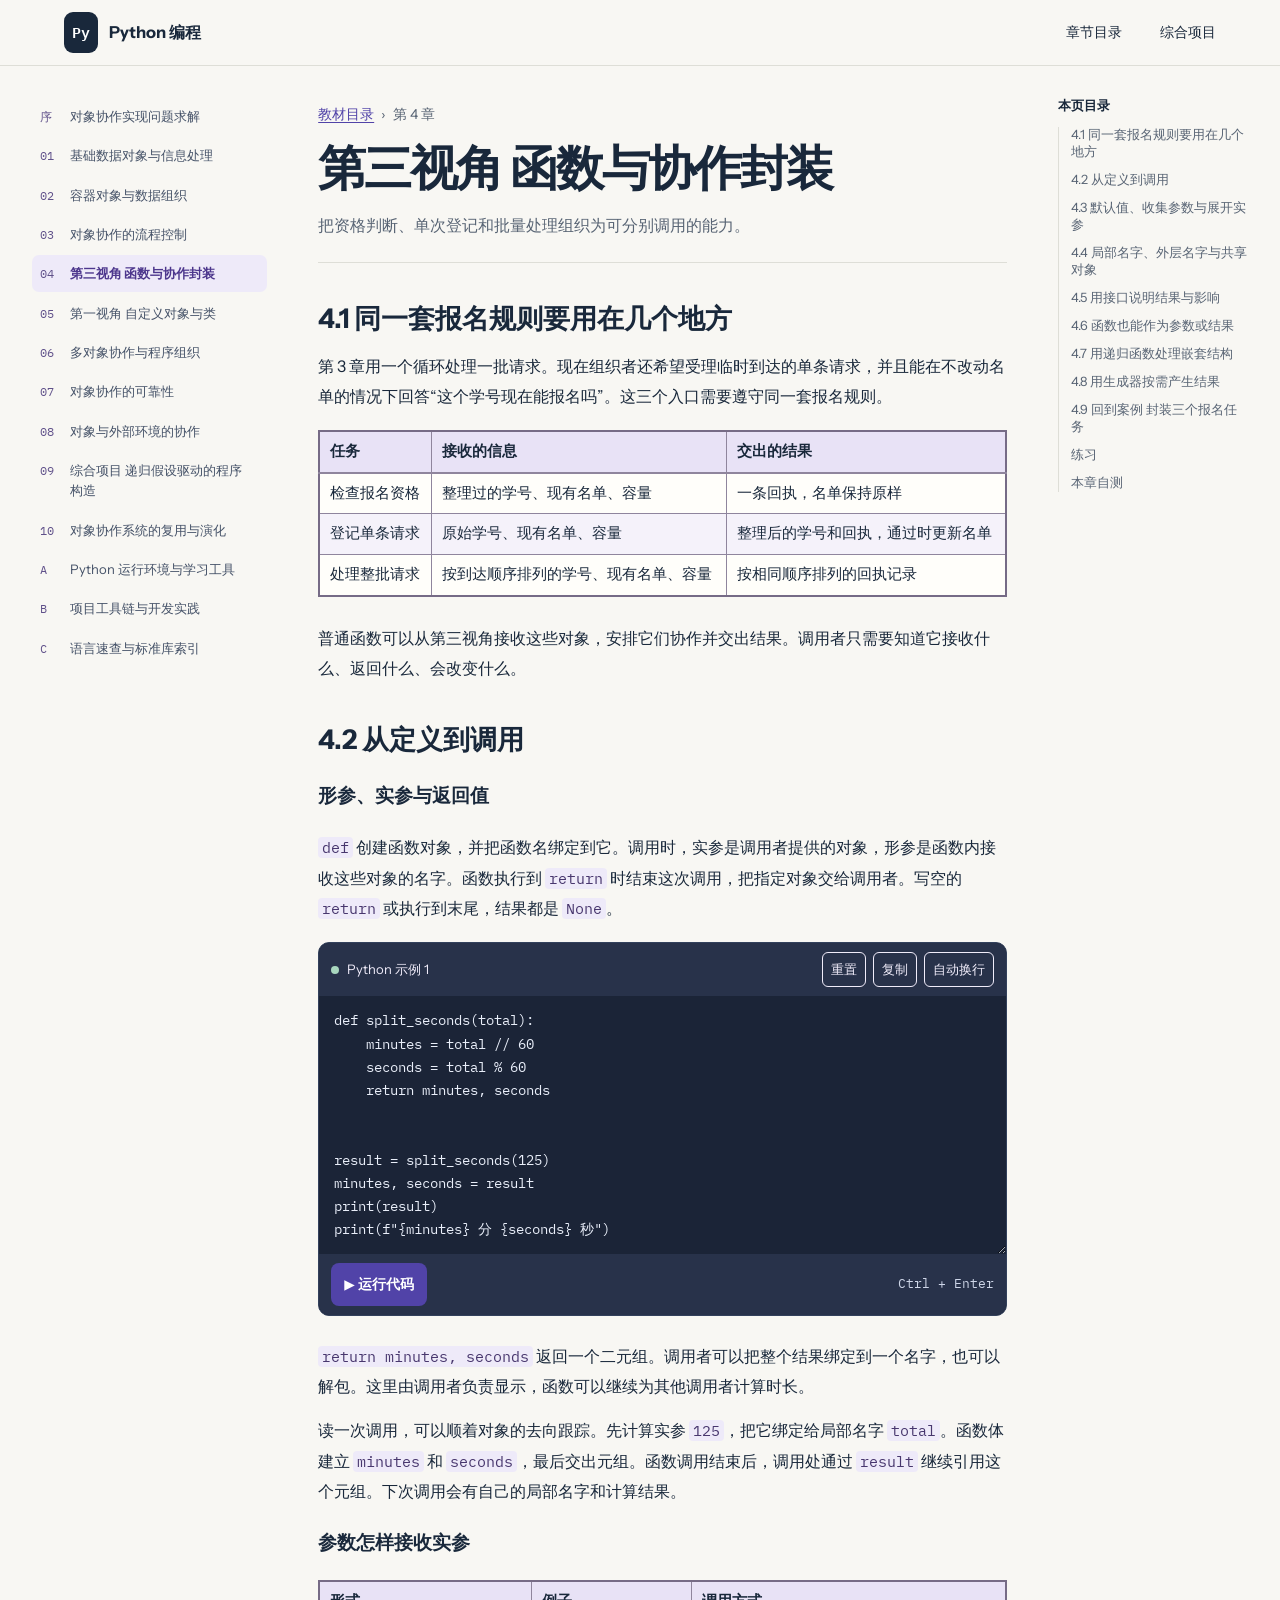
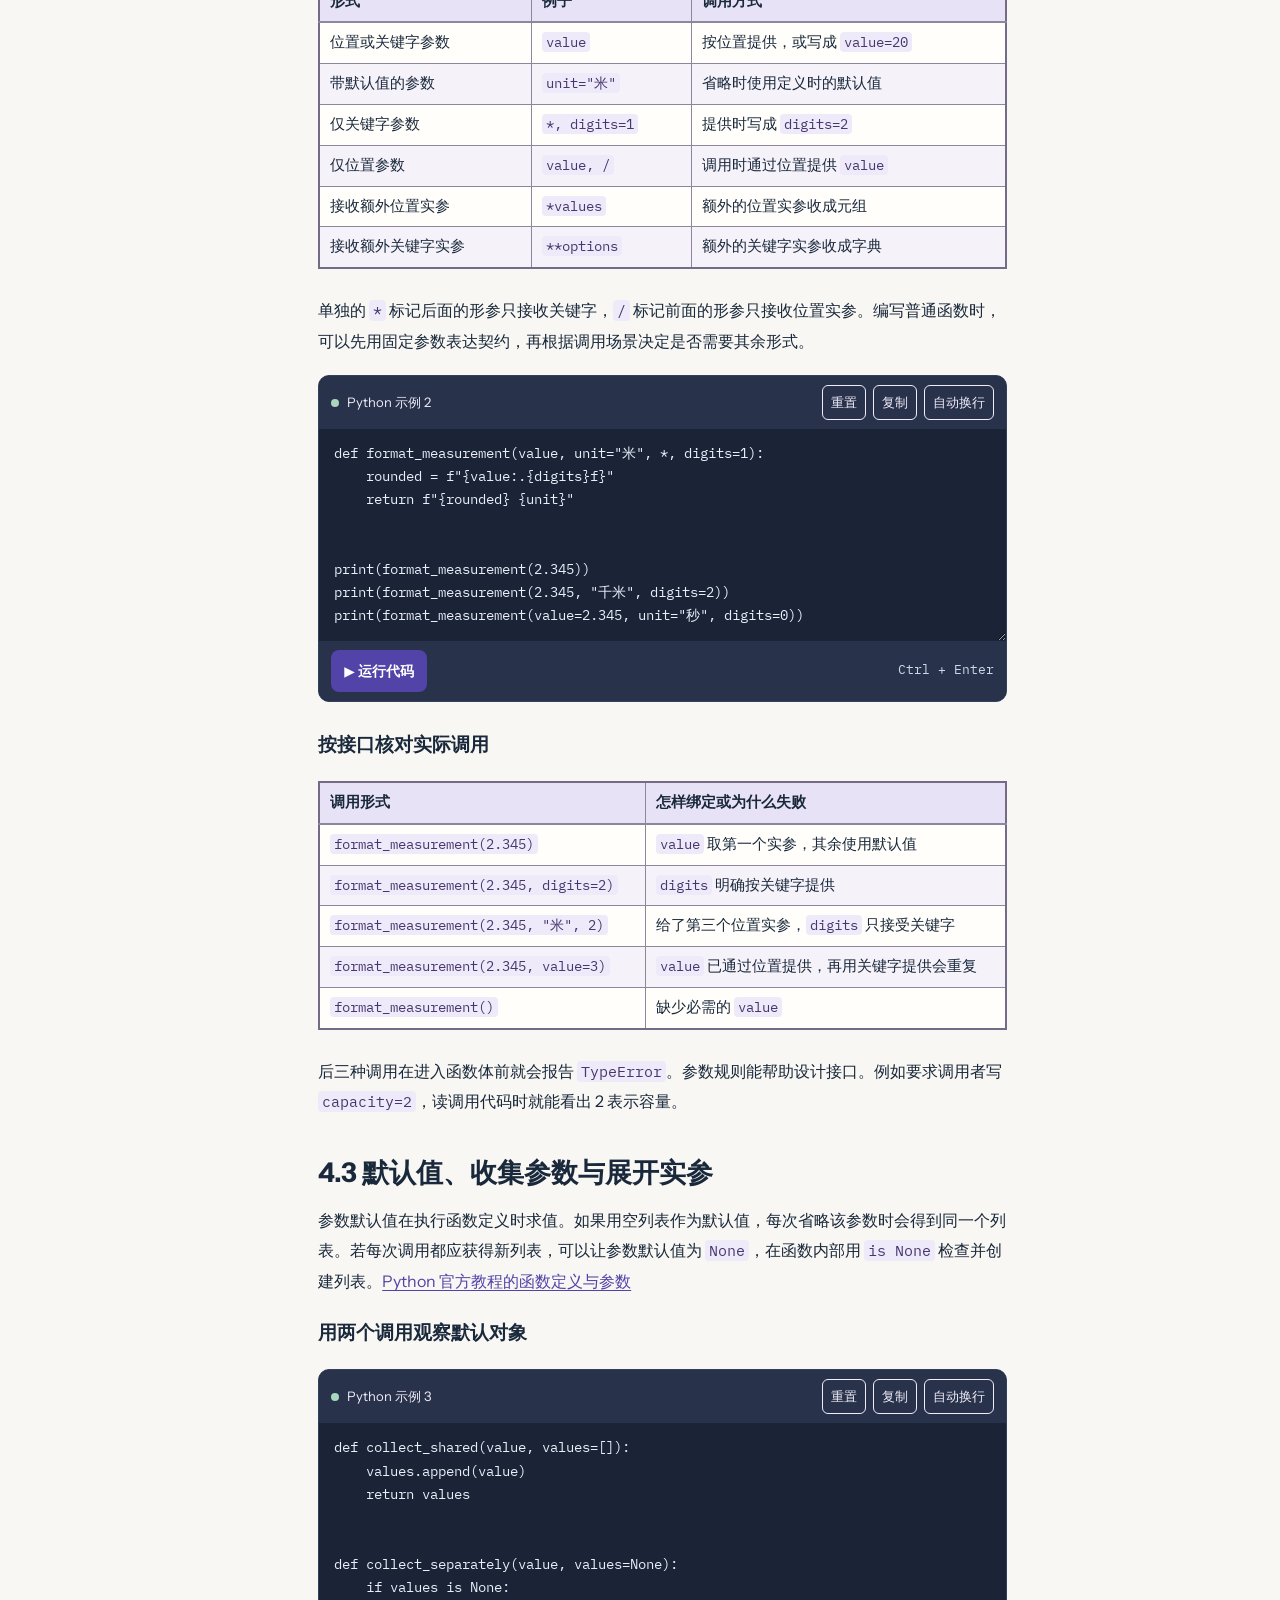
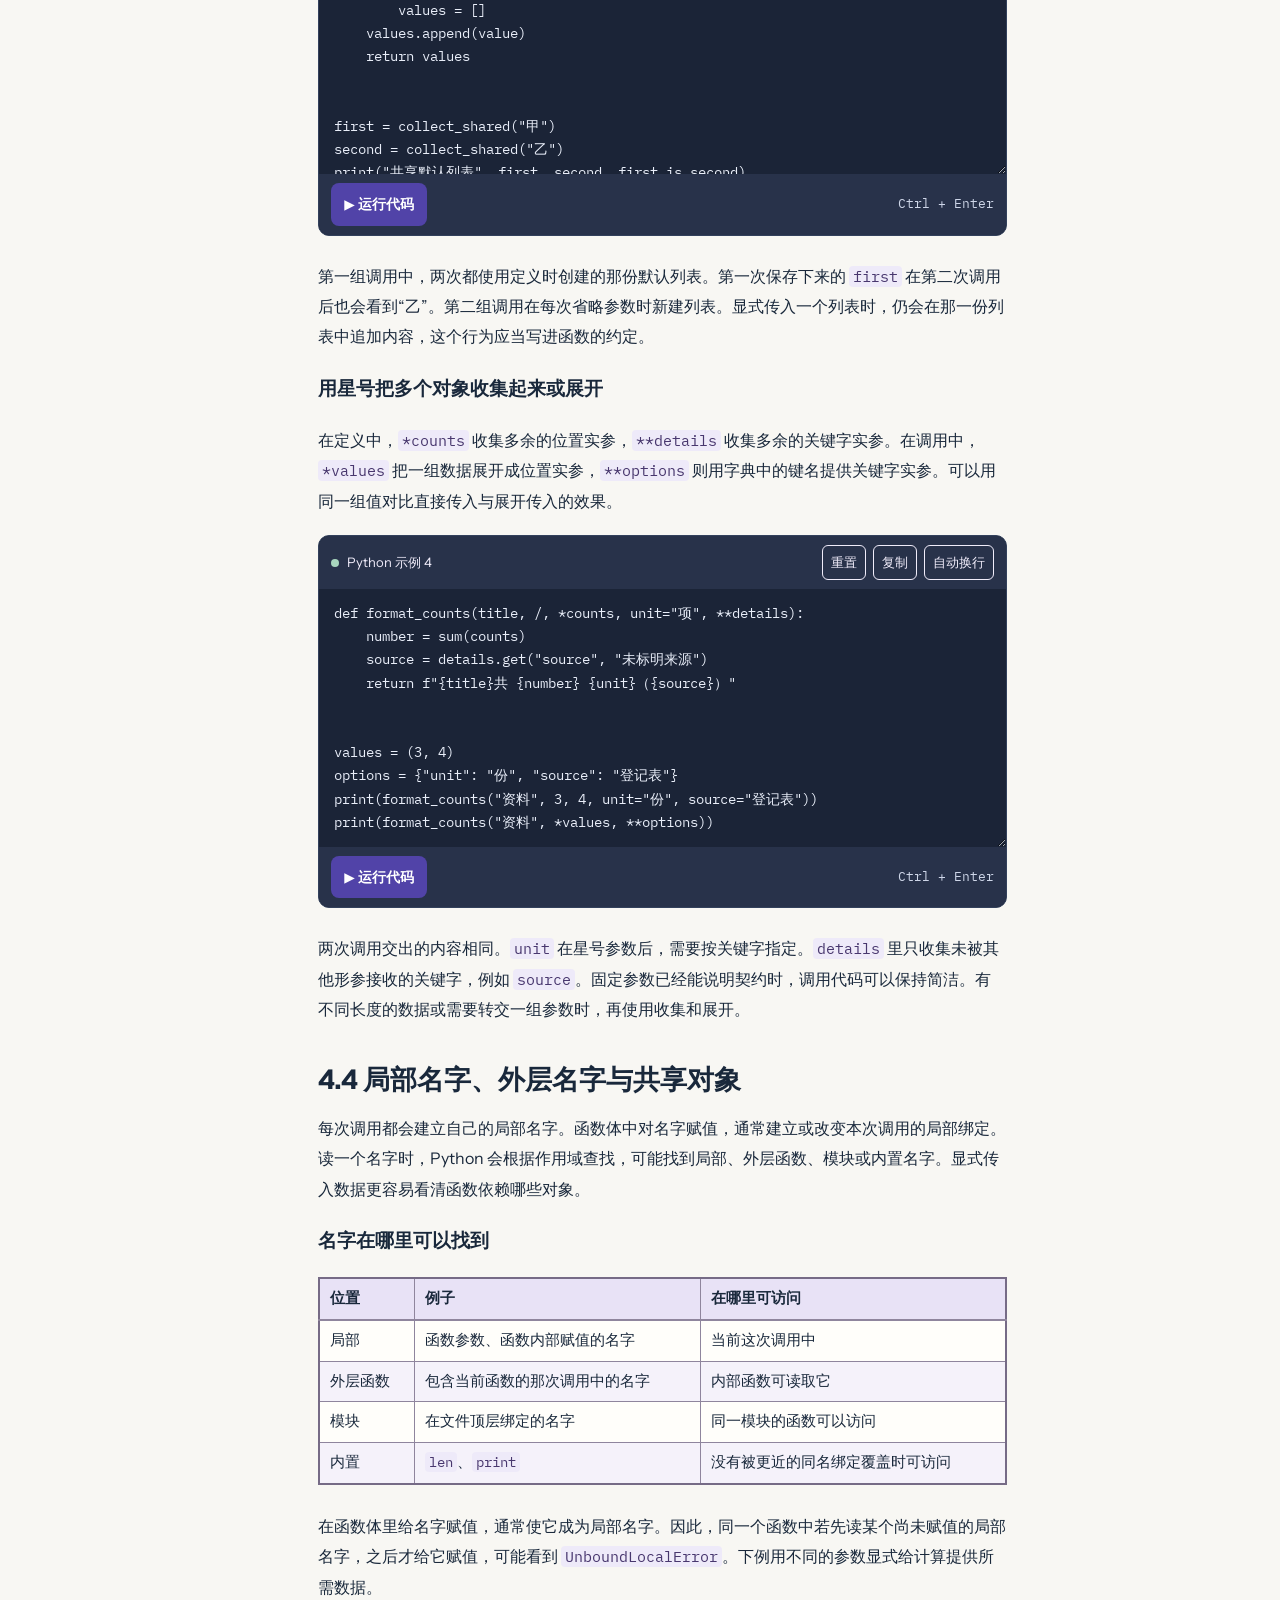
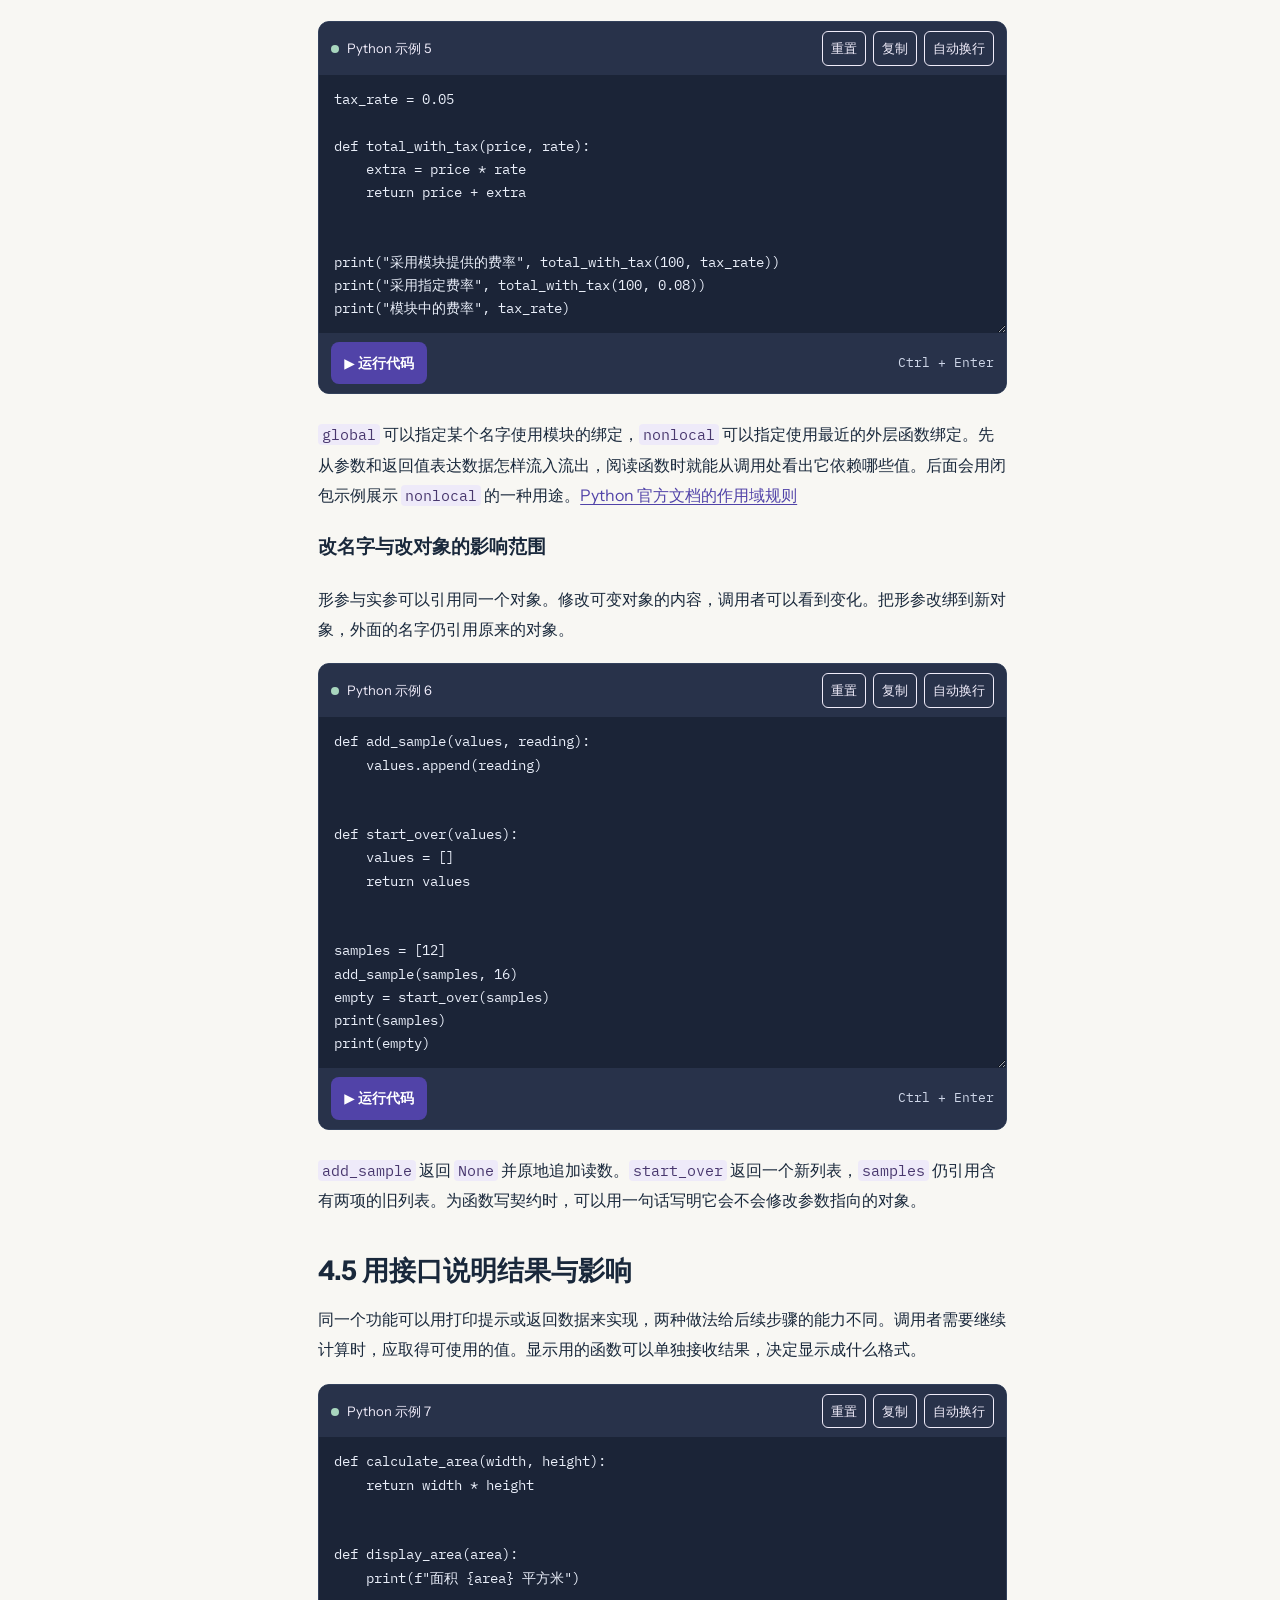
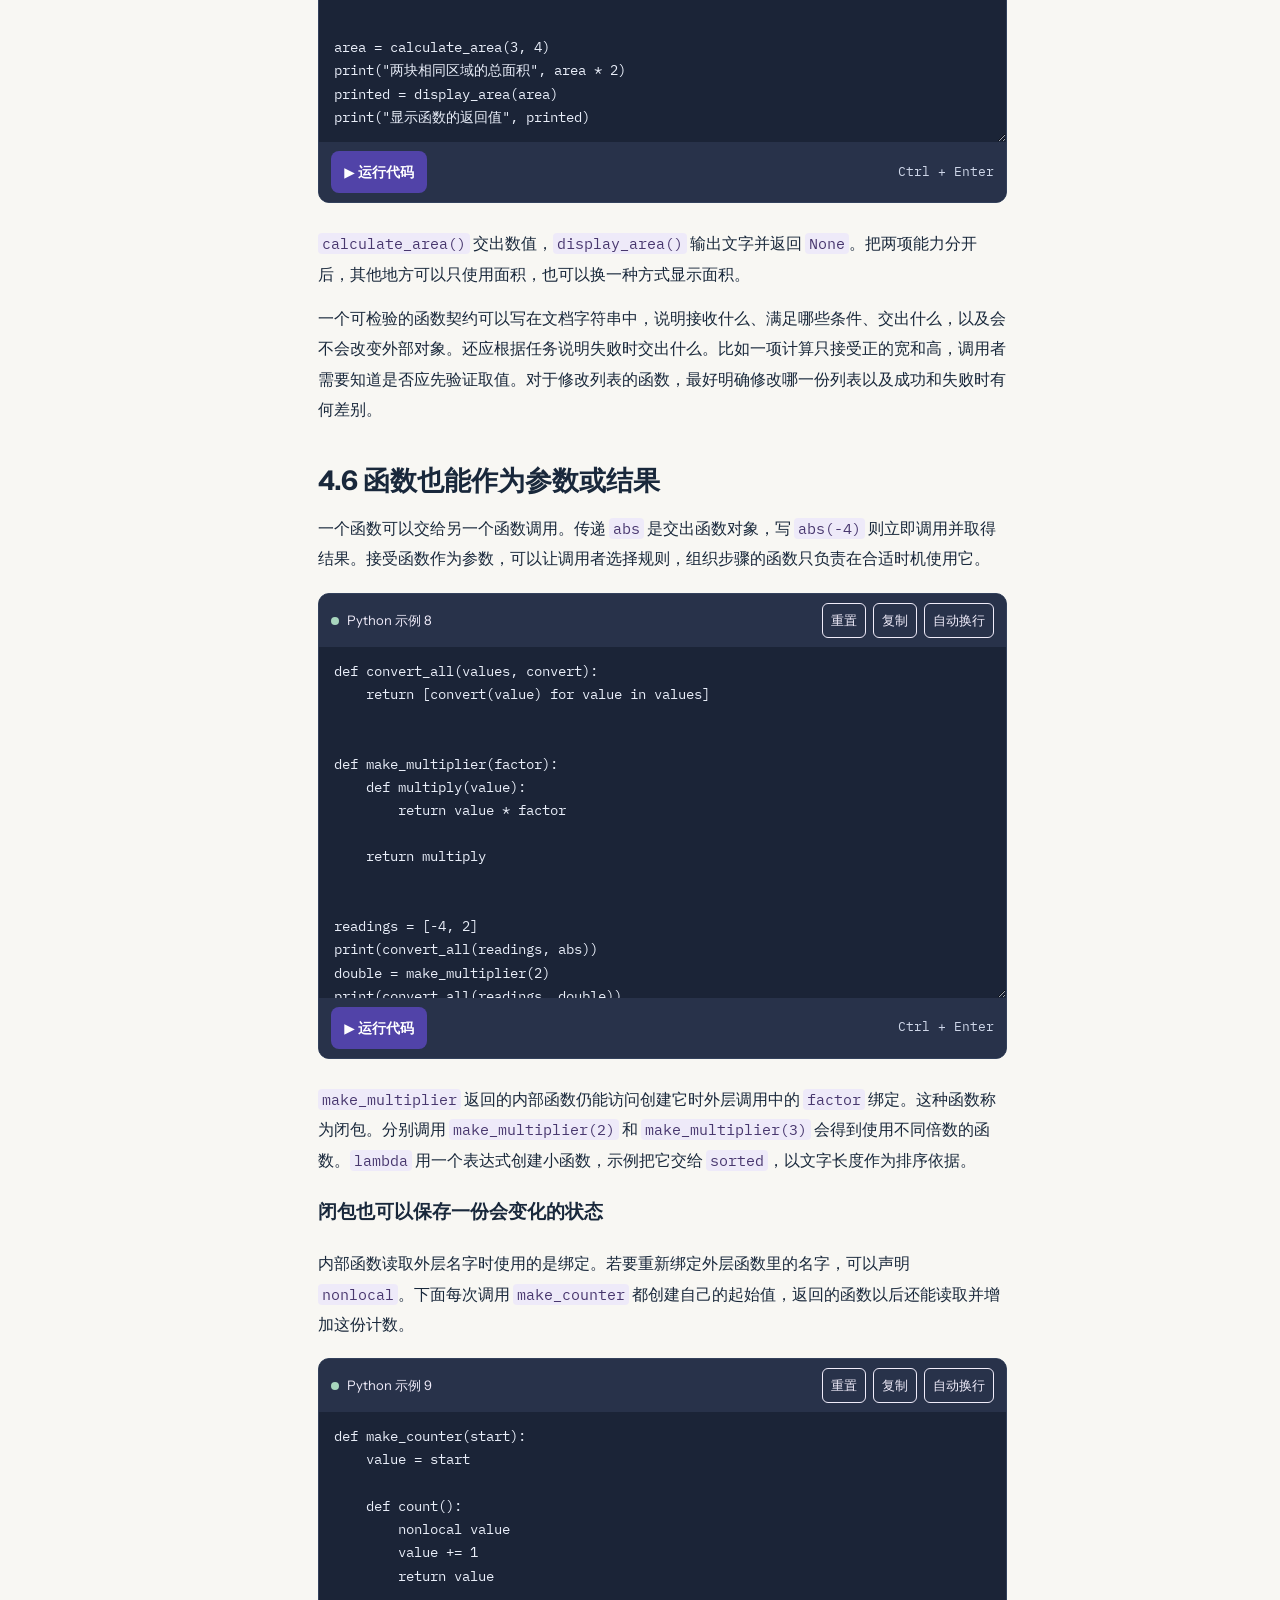
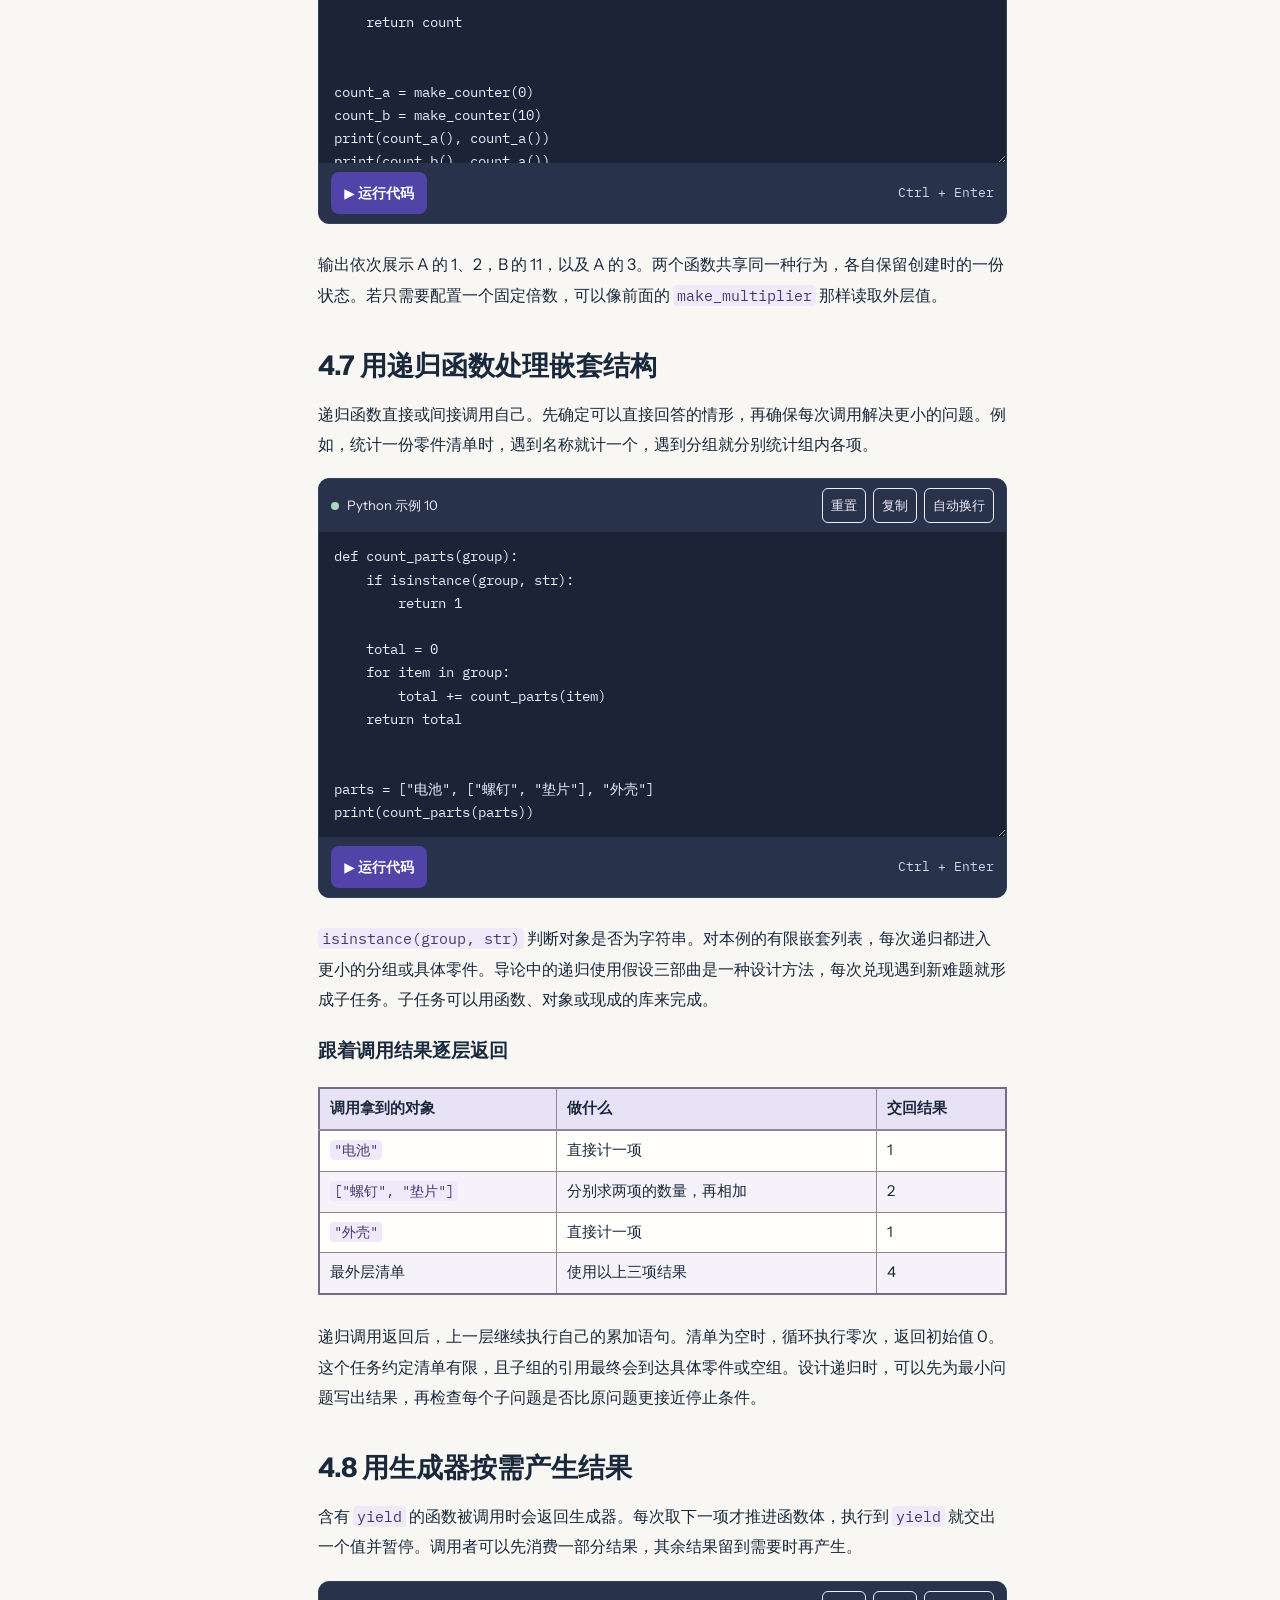
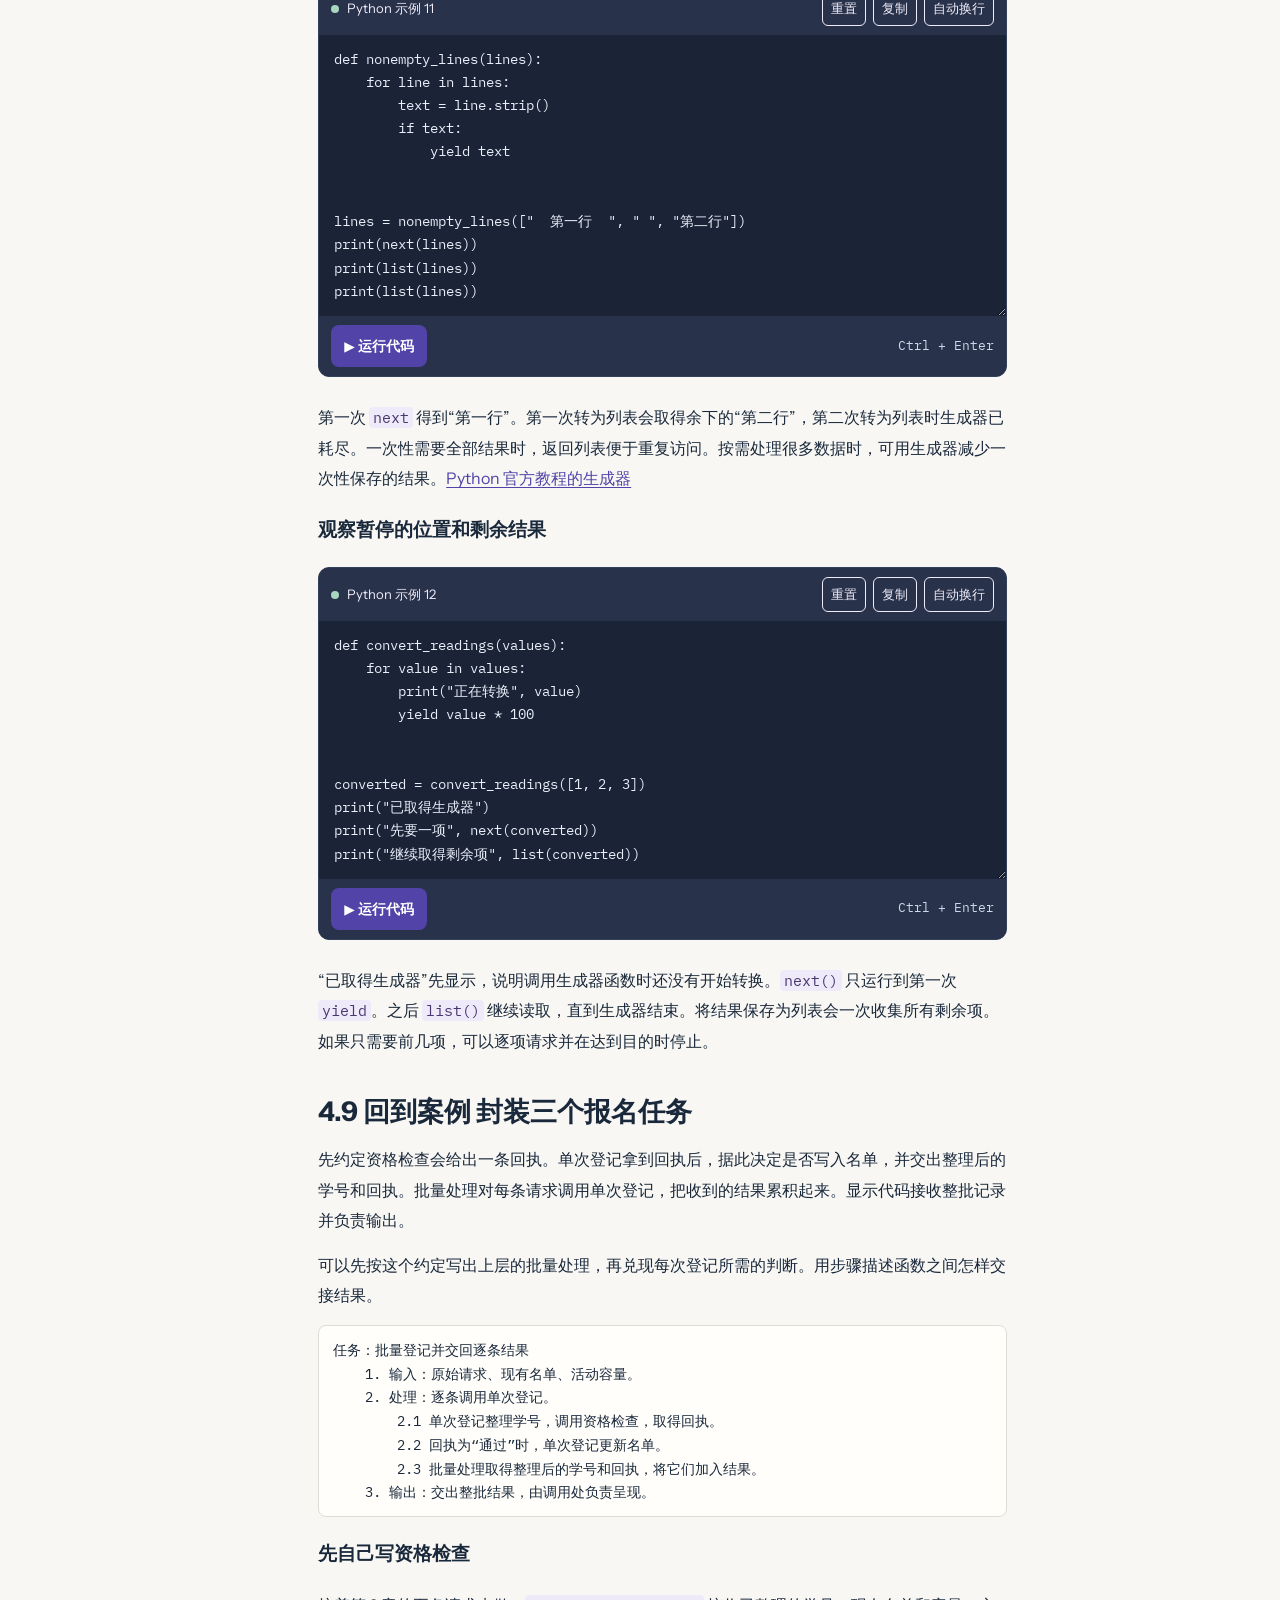
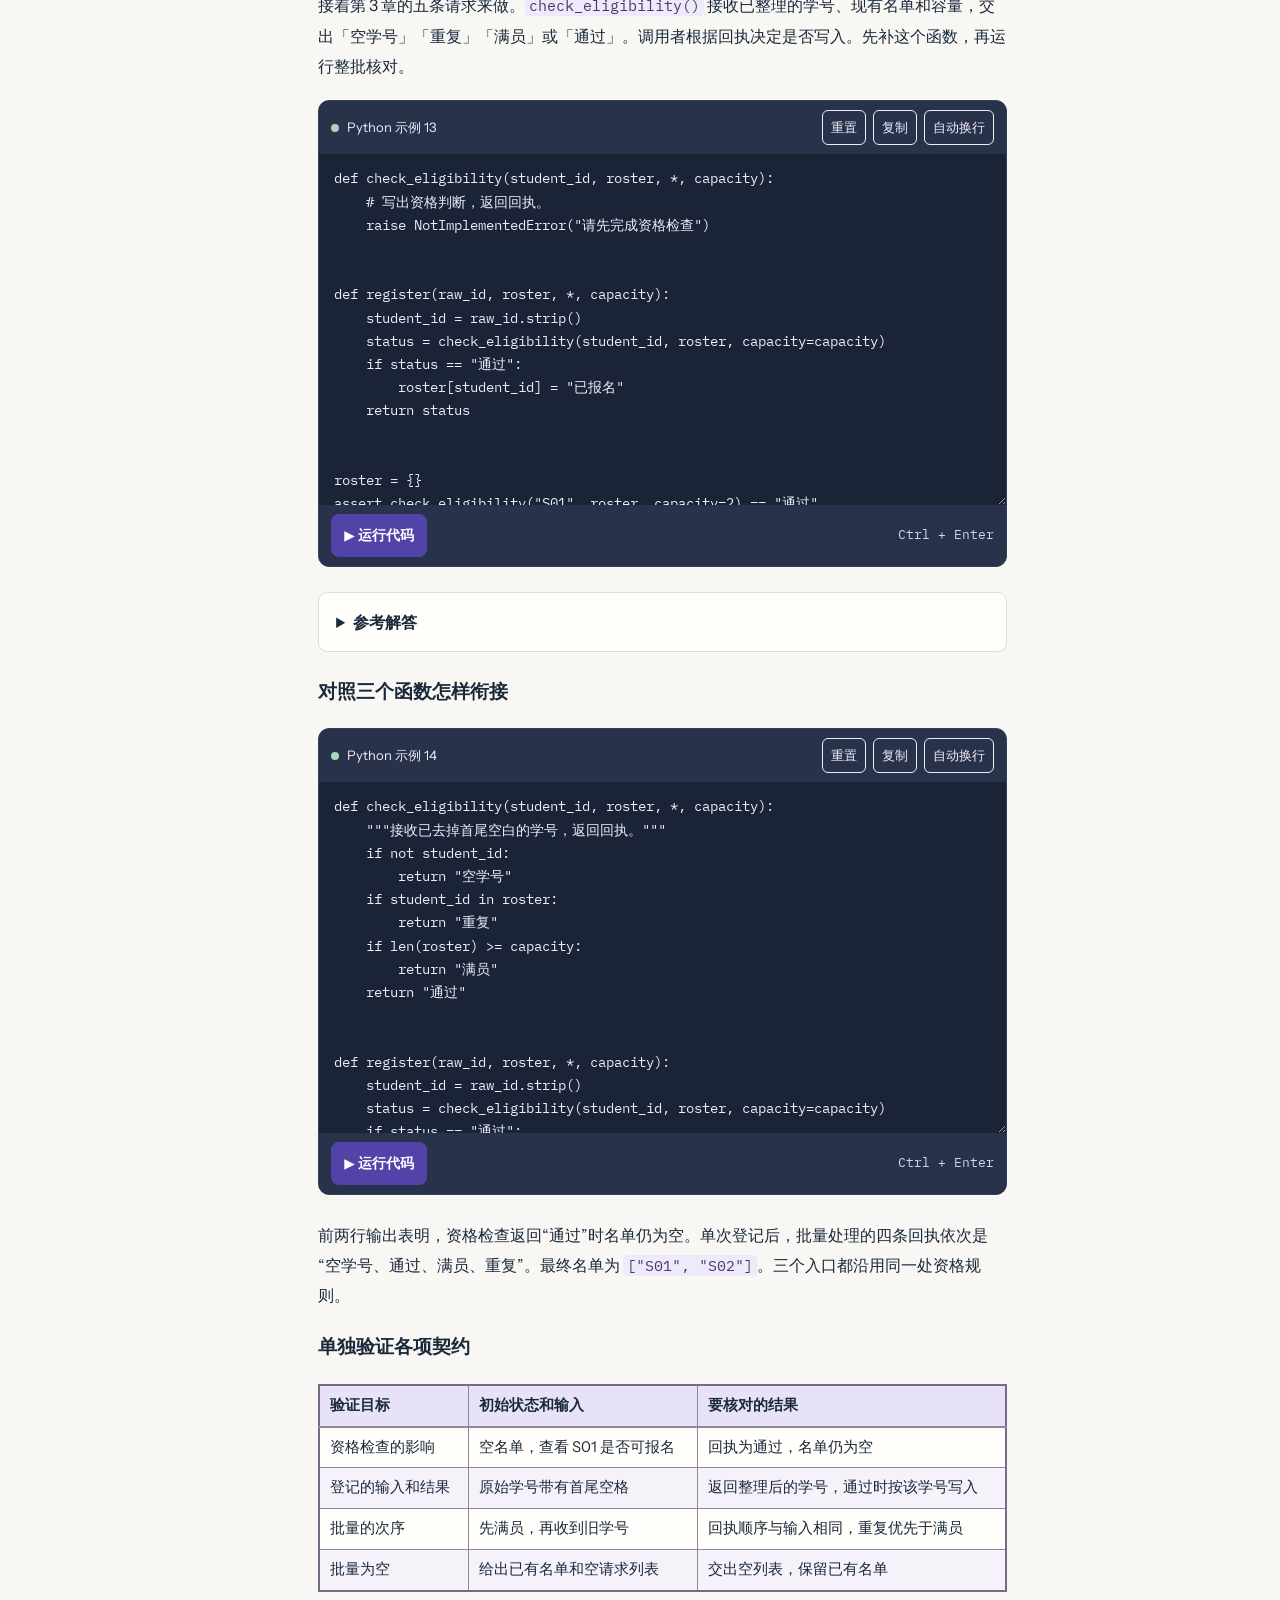
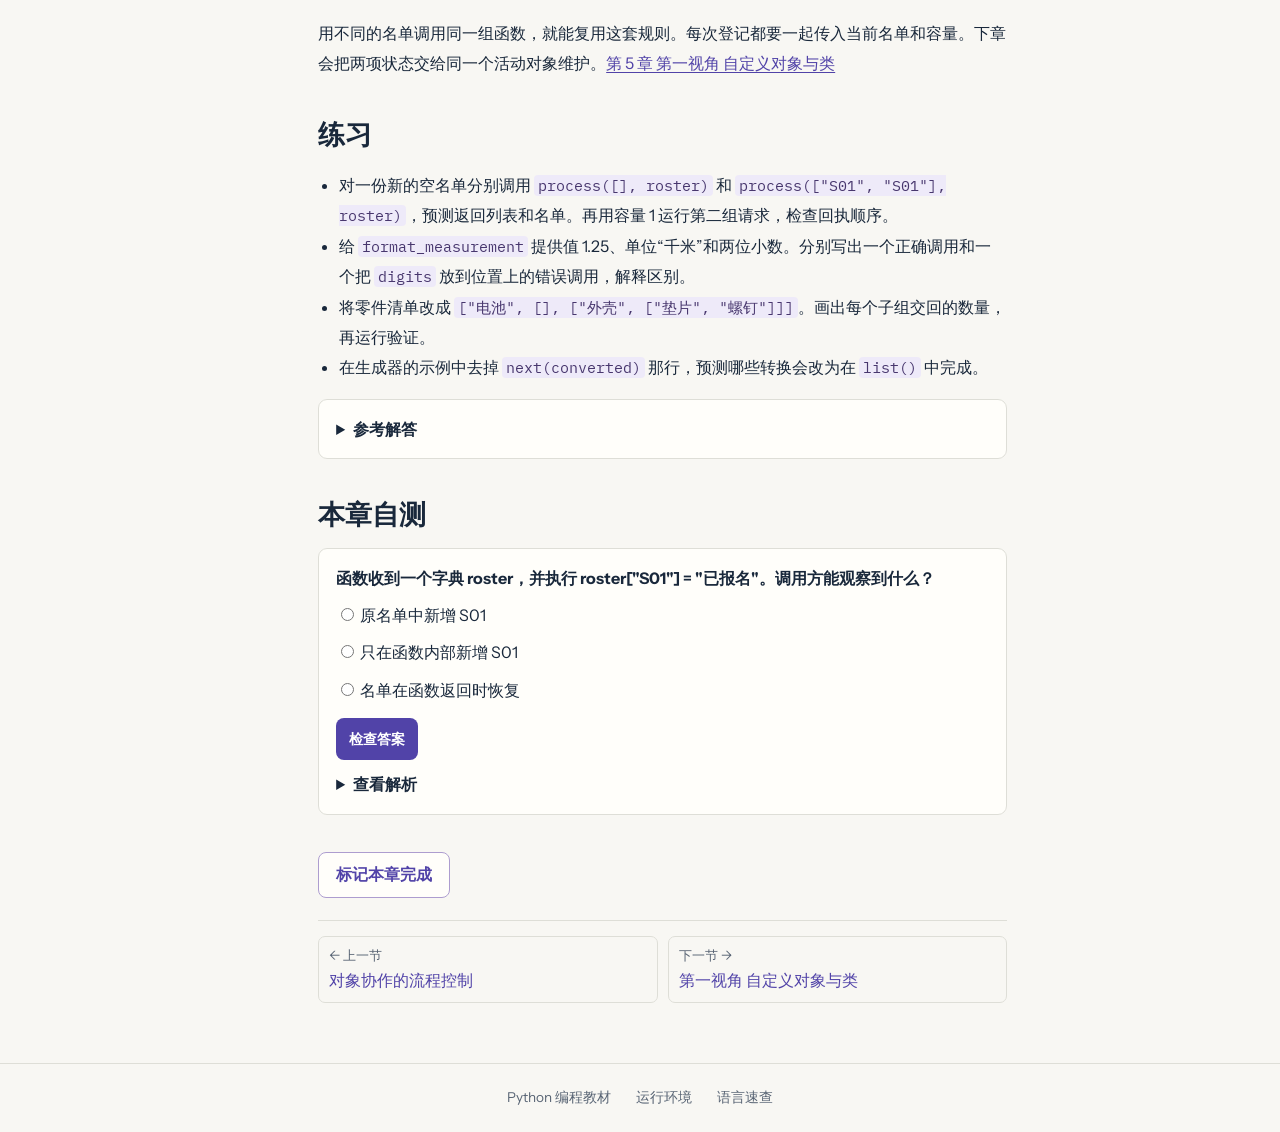
<file: docs/chapter-04.html>
<!doctype html>
<html lang="zh-CN">
<head>
<meta charset="utf-8">
<meta name="viewport" content="width=device-width, initial-scale=1">
<meta name="color-scheme" content="light">
<meta name="description" content="以对象协作和假设三部曲为主线的 Python 编程教材。">
<title>第三视角 函数与协作封装 · Python 编程</title>
<link rel="stylesheet" href="assets/style.css?v=271b14c33aec">
<script src="assets/site.js?v=3370553bec6f" defer></script>
</head>
<body class="">
<a class="skip" href="#main">跳到正文</a>
<header class="topbar"><div class="top-inner">
<a class="brand" href="index.html"><span aria-hidden="true">Py</span> Python 编程</a>
<nav aria-label="主导航"><a href="index.html#catalog">章节目录</a><a href="chapter-09.html">综合项目</a></nav>
</div></header>

<div class="lesson-layout">
 <aside class="side"><details class="mobile-nav" open><summary>章节目录</summary>
  <nav aria-label="章节目录"><a href="chapter-00.html"><span class="nav-num">序</span><span>对象协作实现问题求解</span><span class="nav-done" data-done="00"></span></a><a href="chapter-01.html"><span class="nav-num">01</span><span>基础数据对象与信息处理</span><span class="nav-done" data-done="01"></span></a><a href="chapter-02.html"><span class="nav-num">02</span><span>容器对象与数据组织</span><span class="nav-done" data-done="02"></span></a><a href="chapter-03.html"><span class="nav-num">03</span><span>对象协作的流程控制</span><span class="nav-done" data-done="03"></span></a><a href="chapter-04.html" aria-current="page"><span class="nav-num">04</span><span>第三视角 函数与协作封装</span><span class="nav-done" data-done="04"></span></a><a href="chapter-05.html"><span class="nav-num">05</span><span>第一视角 自定义对象与类</span><span class="nav-done" data-done="05"></span></a><a href="chapter-06.html"><span class="nav-num">06</span><span>多对象协作与程序组织</span><span class="nav-done" data-done="06"></span></a><a href="chapter-07.html"><span class="nav-num">07</span><span>对象协作的可靠性</span><span class="nav-done" data-done="07"></span></a><a href="chapter-08.html"><span class="nav-num">08</span><span>对象与外部环境的协作</span><span class="nav-done" data-done="08"></span></a><a href="chapter-09.html"><span class="nav-num">09</span><span>综合项目 递归假设驱动的程序构造</span><span class="nav-done" data-done="09"></span></a><a href="chapter-10.html"><span class="nav-num">10</span><span>对象协作系统的复用与演化</span><span class="nav-done" data-done="10"></span></a><a href="chapter-A.html"><span class="nav-num">A</span><span>Python 运行环境与学习工具</span><span class="nav-done" data-done="A"></span></a><a href="chapter-B.html"><span class="nav-num">B</span><span>项目工具链与开发实践</span><span class="nav-done" data-done="B"></span></a><a href="chapter-C.html"><span class="nav-num">C</span><span>语言速查与标准库索引</span><span class="nav-done" data-done="C"></span></a></nav>
 </details></aside>
 <main id="main" class="lesson">
  <header class="lesson-head"><div class="crumb"><a href="index.html#catalog">教材目录</a> <span>›</span> 第 4 章</div>
  <h1>第三视角 函数与协作封装</h1><p>把资格判断、单次登记和批量处理组织为可分别调用的能力。</p></header>
  <details class="lesson-contents"><summary>本页目录</summary>
   <nav aria-label="本页目录"><ol><li><a href="#section-1">4.1 同一套报名规则要用在几个地方</a></li><li><a href="#section-2">4.2 从定义到调用</a></li><li><a href="#section-3">4.3 默认值、收集参数与展开实参</a></li><li><a href="#section-4">4.4 局部名字、外层名字与共享对象</a></li><li><a href="#section-5">4.5 用接口说明结果与影响</a></li><li><a href="#section-6">4.6 函数也能作为参数或结果</a></li><li><a href="#section-7">4.7 用递归函数处理嵌套结构</a></li><li><a href="#section-8">4.8 用生成器按需产生结果</a></li><li><a href="#section-9">4.9 回到案例 封装三个报名任务</a></li><li><a href="#section-10">练习</a></li><li><a href="#section-11">本章自测</a></li></ol></nav>
  </details>
  <article><h2 id="section-1">4.1 同一套报名规则要用在几个地方</h2>
<p>第 3 章用一个循环处理一批请求。现在组织者还希望受理临时到达的单条请求，并且能在不改动名单的情况下回答“这个学号现在能报名吗”。这三个入口需要遵守同一套报名规则。</p>
<div class="lesson-table"><table><thead><tr><th scope="col">任务</th><th scope="col">接收的信息</th><th scope="col">交出的结果</th></tr></thead><tbody><tr><td>检查报名资格</td><td>整理过的学号、现有名单、容量</td><td>一条回执，名单保持原样</td></tr><tr><td>登记单条请求</td><td>原始学号、现有名单、容量</td><td>整理后的学号和回执，通过时更新名单</td></tr><tr><td>处理整批请求</td><td>按到达顺序排列的学号、现有名单、容量</td><td>按相同顺序排列的回执记录</td></tr></tbody></table></div>
<p>普通函数可以从第三视角接收这些对象，安排它们协作并交出结果。调用者只需要知道它接收什么、返回什么、会改变什么。</p>
<h2 id="section-2">4.2 从定义到调用</h2>
<h3>形参、实参与返回值</h3>
<p><code>def</code> 创建函数对象，并把函数名绑定到它。调用时，实参是调用者提供的对象，形参是函数内接收这些对象的名字。函数执行到 <code>return</code> 时结束这次调用，把指定对象交给调用者。写空的 <code>return</code> 或执行到末尾，结果都是 <code>None</code>。</p>

<section class="playground" aria-label="Python 示例 1" data-draft="example-1-f4c561b1a3fd">
  <div class="editor-bar">
    <span><i></i> Python 示例 1</span>
    <div><button class="quiet" type="button" data-reset hidden>重置</button>
    <button class="quiet" type="button" data-copy hidden>复制</button>
    <button class="quiet" type="button" data-wrap aria-pressed="false" hidden>自动换行</button></div>
  </div>
  <textarea aria-label="Python 示例 1 代码" rows="10" wrap="off"
    data-code-file="" spellcheck="false" autocapitalize="off" autocomplete="off">def split_seconds(total):
    minutes = total // 60
    seconds = total % 60
    return minutes, seconds


result = split_seconds(125)
minutes, seconds = result
print(result)
print(f&quot;{minutes} 分 {seconds} 秒&quot;)</textarea>
  <div class="runner-bar" hidden>
    <button class="primary small" type="button" data-run>▶ 运行代码</button>
    <button class="quiet" type="button" data-stop hidden>停止</button>
    <span class="draft-status" data-draft-status role="status"></span>
    <span class="run-shortcut">Ctrl + Enter</span>
  </div>
  <pre class="output" aria-live="polite" aria-label="运行输出" hidden></pre>
</section>

<p><code>return minutes, seconds</code> 返回一个二元组。调用者可以把整个结果绑定到一个名字，也可以解包。这里由调用者负责显示，函数可以继续为其他调用者计算时长。</p>
<p>读一次调用，可以顺着对象的去向跟踪。先计算实参 <code>125</code>，把它绑定给局部名字 <code>total</code>。函数体建立 <code>minutes</code> 和 <code>seconds</code>，最后交出元组。函数调用结束后，调用处通过 <code>result</code> 继续引用这个元组。下次调用会有自己的局部名字和计算结果。</p>
<h3>参数怎样接收实参</h3>
<div class="lesson-table"><table><thead><tr><th scope="col">形式</th><th scope="col">例子</th><th scope="col">调用方式</th></tr></thead><tbody><tr><td>位置或关键字参数</td><td><code>value</code></td><td>按位置提供，或写成 <code>value=20</code></td></tr><tr><td>带默认值的参数</td><td><code>unit=&quot;米&quot;</code></td><td>省略时使用定义时的默认值</td></tr><tr><td>仅关键字参数</td><td><code>*, digits=1</code></td><td>提供时写成 <code>digits=2</code></td></tr><tr><td>仅位置参数</td><td><code>value, /</code></td><td>调用时通过位置提供 <code>value</code></td></tr><tr><td>接收额外位置实参</td><td><code>*values</code></td><td>额外的位置实参收成元组</td></tr><tr><td>接收额外关键字实参</td><td><code>**options</code></td><td>额外的关键字实参收成字典</td></tr></tbody></table></div>
<p>单独的 <code>*</code> 标记后面的形参只接收关键字，<code>/</code> 标记前面的形参只接收位置实参。编写普通函数时，可以先用固定参数表达契约，再根据调用场景决定是否需要其余形式。</p>

<section class="playground" aria-label="Python 示例 2" data-draft="example-2-bf890600f046">
  <div class="editor-bar">
    <span><i></i> Python 示例 2</span>
    <div><button class="quiet" type="button" data-reset hidden>重置</button>
    <button class="quiet" type="button" data-copy hidden>复制</button>
    <button class="quiet" type="button" data-wrap aria-pressed="false" hidden>自动换行</button></div>
  </div>
  <textarea aria-label="Python 示例 2 代码" rows="8" wrap="off"
    data-code-file="" spellcheck="false" autocapitalize="off" autocomplete="off">def format_measurement(value, unit=&quot;米&quot;, *, digits=1):
    rounded = f&quot;{value:.{digits}f}&quot;
    return f&quot;{rounded} {unit}&quot;


print(format_measurement(2.345))
print(format_measurement(2.345, &quot;千米&quot;, digits=2))
print(format_measurement(value=2.345, unit=&quot;秒&quot;, digits=0))</textarea>
  <div class="runner-bar" hidden>
    <button class="primary small" type="button" data-run>▶ 运行代码</button>
    <button class="quiet" type="button" data-stop hidden>停止</button>
    <span class="draft-status" data-draft-status role="status"></span>
    <span class="run-shortcut">Ctrl + Enter</span>
  </div>
  <pre class="output" aria-live="polite" aria-label="运行输出" hidden></pre>
</section>

<h3>按接口核对实际调用</h3>
<div class="lesson-table"><table><thead><tr><th scope="col">调用形式</th><th scope="col">怎样绑定或为什么失败</th></tr></thead><tbody><tr><td><code>format_measurement(2.345)</code></td><td><code>value</code> 取第一个实参，其余使用默认值</td></tr><tr><td><code>format_measurement(2.345, digits=2)</code></td><td><code>digits</code> 明确按关键字提供</td></tr><tr><td><code>format_measurement(2.345, &quot;米&quot;, 2)</code></td><td>给了第三个位置实参，<code>digits</code> 只接受关键字</td></tr><tr><td><code>format_measurement(2.345, value=3)</code></td><td><code>value</code> 已通过位置提供，再用关键字提供会重复</td></tr><tr><td><code>format_measurement()</code></td><td>缺少必需的 <code>value</code></td></tr></tbody></table></div>
<p>后三种调用在进入函数体前就会报告 <code>TypeError</code>。参数规则能帮助设计接口。例如要求调用者写 <code>capacity=2</code>，读调用代码时就能看出 2 表示容量。</p>
<h2 id="section-3">4.3 默认值、收集参数与展开实参</h2>
<p>参数默认值在执行函数定义时求值。如果用空列表作为默认值，每次省略该参数时会得到同一个列表。若每次调用都应获得新列表，可以让参数默认值为 <code>None</code>，在函数内部用 <code>is None</code> 检查并创建列表。<a href="https://docs.python.org/3.12/tutorial/controlflow.html#defining-functions">Python 官方教程的函数定义与参数</a></p>
<h3>用两个调用观察默认对象</h3>

<section class="playground" aria-label="Python 示例 3" data-draft="example-3-4a37930acf9e">
  <div class="editor-bar">
    <span><i></i> Python 示例 3</span>
    <div><button class="quiet" type="button" data-reset hidden>重置</button>
    <button class="quiet" type="button" data-copy hidden>复制</button>
    <button class="quiet" type="button" data-wrap aria-pressed="false" hidden>自动换行</button></div>
  </div>
  <textarea aria-label="Python 示例 3 代码" rows="14" wrap="off"
    data-code-file="" spellcheck="false" autocapitalize="off" autocomplete="off">def collect_shared(value, values=[]):
    values.append(value)
    return values


def collect_separately(value, values=None):
    if values is None:
        values = []
    values.append(value)
    return values


first = collect_shared(&quot;甲&quot;)
second = collect_shared(&quot;乙&quot;)
print(&quot;共享默认列表&quot;, first, second, first is second)

left = collect_separately(&quot;甲&quot;)
right = collect_separately(&quot;乙&quot;)
print(&quot;分别创建列表&quot;, left, right, left is right)</textarea>
  <div class="runner-bar" hidden>
    <button class="primary small" type="button" data-run>▶ 运行代码</button>
    <button class="quiet" type="button" data-stop hidden>停止</button>
    <span class="draft-status" data-draft-status role="status"></span>
    <span class="run-shortcut">Ctrl + Enter</span>
  </div>
  <pre class="output" aria-live="polite" aria-label="运行输出" hidden></pre>
</section>

<p>第一组调用中，两次都使用定义时创建的那份默认列表。第一次保存下来的 <code>first</code> 在第二次调用后也会看到“乙”。第二组调用在每次省略参数时新建列表。显式传入一个列表时，仍会在那一份列表中追加内容，这个行为应当写进函数的约定。</p>
<h3>用星号把多个对象收集起来或展开</h3>
<p>在定义中，<code>*counts</code> 收集多余的位置实参，<code>**details</code> 收集多余的关键字实参。在调用中，<code>*values</code> 把一组数据展开成位置实参，<code>**options</code> 则用字典中的键名提供关键字实参。可以用同一组值对比直接传入与展开传入的效果。</p>

<section class="playground" aria-label="Python 示例 4" data-draft="example-4-20f1c043ff19">
  <div class="editor-bar">
    <span><i></i> Python 示例 4</span>
    <div><button class="quiet" type="button" data-reset hidden>重置</button>
    <button class="quiet" type="button" data-copy hidden>复制</button>
    <button class="quiet" type="button" data-wrap aria-pressed="false" hidden>自动换行</button></div>
  </div>
  <textarea aria-label="Python 示例 4 代码" rows="10" wrap="off"
    data-code-file="" spellcheck="false" autocapitalize="off" autocomplete="off">def format_counts(title, /, *counts, unit=&quot;项&quot;, **details):
    number = sum(counts)
    source = details.get(&quot;source&quot;, &quot;未标明来源&quot;)
    return f&quot;{title}共 {number} {unit}（{source}）&quot;


values = (3, 4)
options = {&quot;unit&quot;: &quot;份&quot;, &quot;source&quot;: &quot;登记表&quot;}
print(format_counts(&quot;资料&quot;, 3, 4, unit=&quot;份&quot;, source=&quot;登记表&quot;))
print(format_counts(&quot;资料&quot;, *values, **options))</textarea>
  <div class="runner-bar" hidden>
    <button class="primary small" type="button" data-run>▶ 运行代码</button>
    <button class="quiet" type="button" data-stop hidden>停止</button>
    <span class="draft-status" data-draft-status role="status"></span>
    <span class="run-shortcut">Ctrl + Enter</span>
  </div>
  <pre class="output" aria-live="polite" aria-label="运行输出" hidden></pre>
</section>

<p>两次调用交出的内容相同。<code>unit</code> 在星号参数后，需要按关键字指定。<code>details</code> 里只收集未被其他形参接收的关键字，例如 <code>source</code>。固定参数已经能说明契约时，调用代码可以保持简洁。有不同长度的数据或需要转交一组参数时，再使用收集和展开。</p>
<h2 id="section-4">4.4 局部名字、外层名字与共享对象</h2>
<p>每次调用都会建立自己的局部名字。函数体中对名字赋值，通常建立或改变本次调用的局部绑定。读一个名字时，Python 会根据作用域查找，可能找到局部、外层函数、模块或内置名字。显式传入数据更容易看清函数依赖哪些对象。</p>
<h3>名字在哪里可以找到</h3>
<div class="lesson-table"><table><thead><tr><th scope="col">位置</th><th scope="col">例子</th><th scope="col">在哪里可访问</th></tr></thead><tbody><tr><td>局部</td><td>函数参数、函数内部赋值的名字</td><td>当前这次调用中</td></tr><tr><td>外层函数</td><td>包含当前函数的那次调用中的名字</td><td>内部函数可读取它</td></tr><tr><td>模块</td><td>在文件顶层绑定的名字</td><td>同一模块的函数可以访问</td></tr><tr><td>内置</td><td><code>len</code>、<code>print</code></td><td>没有被更近的同名绑定覆盖时可访问</td></tr></tbody></table></div>
<p>在函数体里给名字赋值，通常使它成为局部名字。因此，同一个函数中若先读某个尚未赋值的局部名字，之后才给它赋值，可能看到 <code>UnboundLocalError</code>。下例用不同的参数显式给计算提供所需数据。</p>

<section class="playground" aria-label="Python 示例 5" data-draft="example-5-c8b60c71ecdf">
  <div class="editor-bar">
    <span><i></i> Python 示例 5</span>
    <div><button class="quiet" type="button" data-reset hidden>重置</button>
    <button class="quiet" type="button" data-copy hidden>复制</button>
    <button class="quiet" type="button" data-wrap aria-pressed="false" hidden>自动换行</button></div>
  </div>
  <textarea aria-label="Python 示例 5 代码" rows="10" wrap="off"
    data-code-file="" spellcheck="false" autocapitalize="off" autocomplete="off">tax_rate = 0.05

def total_with_tax(price, rate):
    extra = price * rate
    return price + extra


print(&quot;采用模块提供的费率&quot;, total_with_tax(100, tax_rate))
print(&quot;采用指定费率&quot;, total_with_tax(100, 0.08))
print(&quot;模块中的费率&quot;, tax_rate)</textarea>
  <div class="runner-bar" hidden>
    <button class="primary small" type="button" data-run>▶ 运行代码</button>
    <button class="quiet" type="button" data-stop hidden>停止</button>
    <span class="draft-status" data-draft-status role="status"></span>
    <span class="run-shortcut">Ctrl + Enter</span>
  </div>
  <pre class="output" aria-live="polite" aria-label="运行输出" hidden></pre>
</section>

<p><code>global</code> 可以指定某个名字使用模块的绑定，<code>nonlocal</code> 可以指定使用最近的外层函数绑定。先从参数和返回值表达数据怎样流入流出，阅读函数时就能从调用处看出它依赖哪些值。后面会用闭包示例展示 <code>nonlocal</code> 的一种用途。<a href="https://docs.python.org/3.12/reference/executionmodel.html#resolution-of-names">Python 官方文档的作用域规则</a></p>
<h3>改名字与改对象的影响范围</h3>
<p>形参与实参可以引用同一个对象。修改可变对象的内容，调用者可以看到变化。把形参改绑到新对象，外面的名字仍引用原来的对象。</p>

<section class="playground" aria-label="Python 示例 6" data-draft="example-6-0651227fe296">
  <div class="editor-bar">
    <span><i></i> Python 示例 6</span>
    <div><button class="quiet" type="button" data-reset hidden>重置</button>
    <button class="quiet" type="button" data-copy hidden>复制</button>
    <button class="quiet" type="button" data-wrap aria-pressed="false" hidden>自动换行</button></div>
  </div>
  <textarea aria-label="Python 示例 6 代码" rows="14" wrap="off"
    data-code-file="" spellcheck="false" autocapitalize="off" autocomplete="off">def add_sample(values, reading):
    values.append(reading)


def start_over(values):
    values = []
    return values


samples = [12]
add_sample(samples, 16)
empty = start_over(samples)
print(samples)
print(empty)</textarea>
  <div class="runner-bar" hidden>
    <button class="primary small" type="button" data-run>▶ 运行代码</button>
    <button class="quiet" type="button" data-stop hidden>停止</button>
    <span class="draft-status" data-draft-status role="status"></span>
    <span class="run-shortcut">Ctrl + Enter</span>
  </div>
  <pre class="output" aria-live="polite" aria-label="运行输出" hidden></pre>
</section>

<p><code>add_sample</code> 返回 <code>None</code> 并原地追加读数。<code>start_over</code> 返回一个新列表，<code>samples</code> 仍引用含有两项的旧列表。为函数写契约时，可以用一句话写明它会不会修改参数指向的对象。</p>
<h2 id="section-5">4.5 用接口说明结果与影响</h2>
<p>同一个功能可以用打印提示或返回数据来实现，两种做法给后续步骤的能力不同。调用者需要继续计算时，应取得可使用的值。显示用的函数可以单独接收结果，决定显示成什么格式。</p>

<section class="playground" aria-label="Python 示例 7" data-draft="example-7-1fa0c33321d6">
  <div class="editor-bar">
    <span><i></i> Python 示例 7</span>
    <div><button class="quiet" type="button" data-reset hidden>重置</button>
    <button class="quiet" type="button" data-copy hidden>复制</button>
    <button class="quiet" type="button" data-wrap aria-pressed="false" hidden>自动换行</button></div>
  </div>
  <textarea aria-label="Python 示例 7 代码" rows="12" wrap="off"
    data-code-file="" spellcheck="false" autocapitalize="off" autocomplete="off">def calculate_area(width, height):
    return width * height


def display_area(area):
    print(f&quot;面积 {area} 平方米&quot;)


area = calculate_area(3, 4)
print(&quot;两块相同区域的总面积&quot;, area * 2)
printed = display_area(area)
print(&quot;显示函数的返回值&quot;, printed)</textarea>
  <div class="runner-bar" hidden>
    <button class="primary small" type="button" data-run>▶ 运行代码</button>
    <button class="quiet" type="button" data-stop hidden>停止</button>
    <span class="draft-status" data-draft-status role="status"></span>
    <span class="run-shortcut">Ctrl + Enter</span>
  </div>
  <pre class="output" aria-live="polite" aria-label="运行输出" hidden></pre>
</section>

<p><code>calculate_area()</code> 交出数值，<code>display_area()</code> 输出文字并返回 <code>None</code>。把两项能力分开后，其他地方可以只使用面积，也可以换一种方式显示面积。</p>
<p>一个可检验的函数契约可以写在文档字符串中，说明接收什么、满足哪些条件、交出什么，以及会不会改变外部对象。还应根据任务说明失败时交出什么。比如一项计算只接受正的宽和高，调用者需要知道是否应先验证取值。对于修改列表的函数，最好明确修改哪一份列表以及成功和失败时有何差别。</p>
<h2 id="section-6">4.6 函数也能作为参数或结果</h2>
<p>一个函数可以交给另一个函数调用。传递 <code>abs</code> 是交出函数对象，写 <code>abs(-4)</code> 则立即调用并取得结果。接受函数作为参数，可以让调用者选择规则，组织步骤的函数只负责在合适时机使用它。</p>

<section class="playground" aria-label="Python 示例 8" data-draft="example-8-90a795fc6719">
  <div class="editor-bar">
    <span><i></i> Python 示例 8</span>
    <div><button class="quiet" type="button" data-reset hidden>重置</button>
    <button class="quiet" type="button" data-copy hidden>复制</button>
    <button class="quiet" type="button" data-wrap aria-pressed="false" hidden>自动换行</button></div>
  </div>
  <textarea aria-label="Python 示例 8 代码" rows="14" wrap="off"
    data-code-file="" spellcheck="false" autocapitalize="off" autocomplete="off">def convert_all(values, convert):
    return [convert(value) for value in values]


def make_multiplier(factor):
    def multiply(value):
        return value * factor

    return multiply


readings = [-4, 2]
print(convert_all(readings, abs))
double = make_multiplier(2)
print(convert_all(readings, double))
print(sorted([&quot;铅笔&quot;, &quot;三角板&quot;, &quot;尺&quot;], key=lambda text: len(text)))</textarea>
  <div class="runner-bar" hidden>
    <button class="primary small" type="button" data-run>▶ 运行代码</button>
    <button class="quiet" type="button" data-stop hidden>停止</button>
    <span class="draft-status" data-draft-status role="status"></span>
    <span class="run-shortcut">Ctrl + Enter</span>
  </div>
  <pre class="output" aria-live="polite" aria-label="运行输出" hidden></pre>
</section>

<p><code>make_multiplier</code> 返回的内部函数仍能访问创建它时外层调用中的 <code>factor</code> 绑定。这种函数称为闭包。分别调用 <code>make_multiplier(2)</code> 和 <code>make_multiplier(3)</code> 会得到使用不同倍数的函数。<code>lambda</code> 用一个表达式创建小函数，示例把它交给 <code>sorted</code>，以文字长度作为排序依据。</p>
<h3>闭包也可以保存一份会变化的状态</h3>
<p>内部函数读取外层名字时使用的是绑定。若要重新绑定外层函数里的名字，可以声明 <code>nonlocal</code>。下面每次调用 <code>make_counter</code> 都创建自己的起始值，返回的函数以后还能读取并增加这份计数。</p>

<section class="playground" aria-label="Python 示例 9" data-draft="example-9-1a16163c2a16">
  <div class="editor-bar">
    <span><i></i> Python 示例 9</span>
    <div><button class="quiet" type="button" data-reset hidden>重置</button>
    <button class="quiet" type="button" data-copy hidden>复制</button>
    <button class="quiet" type="button" data-wrap aria-pressed="false" hidden>自动换行</button></div>
  </div>
  <textarea aria-label="Python 示例 9 代码" rows="14" wrap="off"
    data-code-file="" spellcheck="false" autocapitalize="off" autocomplete="off">def make_counter(start):
    value = start

    def count():
        nonlocal value
        value += 1
        return value

    return count


count_a = make_counter(0)
count_b = make_counter(10)
print(count_a(), count_a())
print(count_b(), count_a())</textarea>
  <div class="runner-bar" hidden>
    <button class="primary small" type="button" data-run>▶ 运行代码</button>
    <button class="quiet" type="button" data-stop hidden>停止</button>
    <span class="draft-status" data-draft-status role="status"></span>
    <span class="run-shortcut">Ctrl + Enter</span>
  </div>
  <pre class="output" aria-live="polite" aria-label="运行输出" hidden></pre>
</section>

<p>输出依次展示 A 的 1、2，B 的 11，以及 A 的 3。两个函数共享同一种行为，各自保留创建时的一份状态。若只需要配置一个固定倍数，可以像前面的 <code>make_multiplier</code> 那样读取外层值。</p>
<h2 id="section-7">4.7 用递归函数处理嵌套结构</h2>
<p>递归函数直接或间接调用自己。先确定可以直接回答的情形，再确保每次调用解决更小的问题。例如，统计一份零件清单时，遇到名称就计一个，遇到分组就分别统计组内各项。</p>

<section class="playground" aria-label="Python 示例 10" data-draft="example-10-ff44e8b34ab7">
  <div class="editor-bar">
    <span><i></i> Python 示例 10</span>
    <div><button class="quiet" type="button" data-reset hidden>重置</button>
    <button class="quiet" type="button" data-copy hidden>复制</button>
    <button class="quiet" type="button" data-wrap aria-pressed="false" hidden>自动换行</button></div>
  </div>
  <textarea aria-label="Python 示例 10 代码" rows="12" wrap="off"
    data-code-file="" spellcheck="false" autocapitalize="off" autocomplete="off">def count_parts(group):
    if isinstance(group, str):
        return 1

    total = 0
    for item in group:
        total += count_parts(item)
    return total


parts = [&quot;电池&quot;, [&quot;螺钉&quot;, &quot;垫片&quot;], &quot;外壳&quot;]
print(count_parts(parts))</textarea>
  <div class="runner-bar" hidden>
    <button class="primary small" type="button" data-run>▶ 运行代码</button>
    <button class="quiet" type="button" data-stop hidden>停止</button>
    <span class="draft-status" data-draft-status role="status"></span>
    <span class="run-shortcut">Ctrl + Enter</span>
  </div>
  <pre class="output" aria-live="polite" aria-label="运行输出" hidden></pre>
</section>

<p><code>isinstance(group, str)</code> 判断对象是否为字符串。对本例的有限嵌套列表，每次递归都进入更小的分组或具体零件。导论中的递归使用假设三部曲是一种设计方法，每次兑现遇到新难题就形成子任务。子任务可以用函数、对象或现成的库来完成。</p>
<h3>跟着调用结果逐层返回</h3>
<div class="lesson-table"><table><thead><tr><th scope="col">调用拿到的对象</th><th scope="col">做什么</th><th scope="col">交回结果</th></tr></thead><tbody><tr><td><code>&quot;电池&quot;</code></td><td>直接计一项</td><td>1</td></tr><tr><td><code>[&quot;螺钉&quot;, &quot;垫片&quot;]</code></td><td>分别求两项的数量，再相加</td><td>2</td></tr><tr><td><code>&quot;外壳&quot;</code></td><td>直接计一项</td><td>1</td></tr><tr><td>最外层清单</td><td>使用以上三项结果</td><td>4</td></tr></tbody></table></div>
<p>递归调用返回后，上一层继续执行自己的累加语句。清单为空时，循环执行零次，返回初始值 0。这个任务约定清单有限，且子组的引用最终会到达具体零件或空组。设计递归时，可以先为最小问题写出结果，再检查每个子问题是否比原问题更接近停止条件。</p>
<h2 id="section-8">4.8 用生成器按需产生结果</h2>
<p>含有 <code>yield</code> 的函数被调用时会返回生成器。每次取下一项才推进函数体，执行到 <code>yield</code> 就交出一个值并暂停。调用者可以先消费一部分结果，其余结果留到需要时再产生。</p>

<section class="playground" aria-label="Python 示例 11" data-draft="example-11-bd8cbb92c134">
  <div class="editor-bar">
    <span><i></i> Python 示例 11</span>
    <div><button class="quiet" type="button" data-reset hidden>重置</button>
    <button class="quiet" type="button" data-copy hidden>复制</button>
    <button class="quiet" type="button" data-wrap aria-pressed="false" hidden>自动换行</button></div>
  </div>
  <textarea aria-label="Python 示例 11 代码" rows="11" wrap="off"
    data-code-file="" spellcheck="false" autocapitalize="off" autocomplete="off">def nonempty_lines(lines):
    for line in lines:
        text = line.strip()
        if text:
            yield text


lines = nonempty_lines([&quot;  第一行  &quot;, &quot; &quot;, &quot;第二行&quot;])
print(next(lines))
print(list(lines))
print(list(lines))</textarea>
  <div class="runner-bar" hidden>
    <button class="primary small" type="button" data-run>▶ 运行代码</button>
    <button class="quiet" type="button" data-stop hidden>停止</button>
    <span class="draft-status" data-draft-status role="status"></span>
    <span class="run-shortcut">Ctrl + Enter</span>
  </div>
  <pre class="output" aria-live="polite" aria-label="运行输出" hidden></pre>
</section>

<p>第一次 <code>next</code> 得到“第一行”。第一次转为列表会取得余下的“第二行”，第二次转为列表时生成器已耗尽。一次性需要全部结果时，返回列表便于重复访问。按需处理很多数据时，可用生成器减少一次性保存的结果。<a href="https://docs.python.org/3.12/tutorial/classes.html#generators">Python 官方教程的生成器</a></p>
<h3>观察暂停的位置和剩余结果</h3>

<section class="playground" aria-label="Python 示例 12" data-draft="example-12-8b4c2268e3b0">
  <div class="editor-bar">
    <span><i></i> Python 示例 12</span>
    <div><button class="quiet" type="button" data-reset hidden>重置</button>
    <button class="quiet" type="button" data-copy hidden>复制</button>
    <button class="quiet" type="button" data-wrap aria-pressed="false" hidden>自动换行</button></div>
  </div>
  <textarea aria-label="Python 示例 12 代码" rows="10" wrap="off"
    data-code-file="" spellcheck="false" autocapitalize="off" autocomplete="off">def convert_readings(values):
    for value in values:
        print(&quot;正在转换&quot;, value)
        yield value * 100


converted = convert_readings([1, 2, 3])
print(&quot;已取得生成器&quot;)
print(&quot;先要一项&quot;, next(converted))
print(&quot;继续取得剩余项&quot;, list(converted))</textarea>
  <div class="runner-bar" hidden>
    <button class="primary small" type="button" data-run>▶ 运行代码</button>
    <button class="quiet" type="button" data-stop hidden>停止</button>
    <span class="draft-status" data-draft-status role="status"></span>
    <span class="run-shortcut">Ctrl + Enter</span>
  </div>
  <pre class="output" aria-live="polite" aria-label="运行输出" hidden></pre>
</section>

<p>“已取得生成器”先显示，说明调用生成器函数时还没有开始转换。<code>next()</code> 只运行到第一次 <code>yield</code>。之后 <code>list()</code> 继续读取，直到生成器结束。将结果保存为列表会一次收集所有剩余项。如果只需要前几项，可以逐项请求并在达到目的时停止。</p>
<h2 id="section-9">4.9 回到案例 封装三个报名任务</h2>
<p>先约定资格检查会给出一条回执。单次登记拿到回执后，据此决定是否写入名单，并交出整理后的学号和回执。批量处理对每条请求调用单次登记，把收到的结果累积起来。显示代码接收整批记录并负责输出。</p>
<p>可以先按这个约定写出上层的批量处理，再兑现每次登记所需的判断。用步骤描述函数之间怎样交接结果。</p>
<pre class="listing">任务：批量登记并交回逐条结果
    1. 输入：原始请求、现有名单、活动容量。
    2. 处理：逐条调用单次登记。
        2.1 单次登记整理学号，调用资格检查，取得回执。
        2.2 回执为“通过”时，单次登记更新名单。
        2.3 批量处理取得整理后的学号和回执，将它们加入结果。
    3. 输出：交出整批结果，由调用处负责呈现。</pre>
<h3>先自己写资格检查</h3>
<p>接着第 3 章的五条请求来做。<code>check_eligibility()</code> 接收已整理的学号、现有名单和容量，交出「空学号」「重复」「满员」或「通过」。调用者根据回执决定是否写入。先补这个函数，再运行整批核对。</p>

<section class="playground" aria-label="Python 示例 13" data-draft="eligibility-task" id="eligibility-task">
  <div class="editor-bar">
    <span><i></i> Python 示例 13</span>
    <div><button class="quiet" type="button" data-reset hidden>重置</button>
    <button class="quiet" type="button" data-copy hidden>复制</button>
    <button class="quiet" type="button" data-wrap aria-pressed="false" hidden>自动换行</button></div>
  </div>
  <textarea aria-label="Python 示例 13 代码" rows="14" wrap="off"
    data-code-file="" spellcheck="false" autocapitalize="off" autocomplete="off">def check_eligibility(student_id, roster, *, capacity):
    # 写出资格判断，返回回执。
    raise NotImplementedError(&quot;请先完成资格检查&quot;)


def register(raw_id, roster, *, capacity):
    student_id = raw_id.strip()
    status = check_eligibility(student_id, roster, capacity=capacity)
    if status == &quot;通过&quot;:
        roster[student_id] = &quot;已报名&quot;
    return status


roster = {}
assert check_eligibility(&quot;S01&quot;, roster, capacity=2) == &quot;通过&quot;
assert roster == {}, &quot;资格检查应当保留原名单&quot;

requests = [&quot;S01&quot;, &quot; &quot;, &quot; S02 &quot;, &quot;S03&quot;, &quot;S01&quot;]
receipts = []
for raw_id in requests:
    receipts.append(register(raw_id, roster, capacity=2))

print(receipts)
print(&quot;最终名单&quot;, list(roster))
assert receipts == [&quot;通过&quot;, &quot;空学号&quot;, &quot;通过&quot;, &quot;满员&quot;, &quot;重复&quot;]
assert list(roster) == [&quot;S01&quot;, &quot;S02&quot;]
print(&quot;资格检查验收通过&quot;)</textarea>
  <div class="runner-bar" hidden>
    <button class="primary small" type="button" data-run>▶ 运行代码</button>
    <button class="quiet" type="button" data-stop hidden>停止</button>
    <span class="draft-status" data-draft-status role="status"></span>
    <span class="run-shortcut">Ctrl + Enter</span>
  </div>
  <pre class="output" aria-live="polite" aria-label="运行输出" hidden></pre>
</section>

<details class='answer'><summary>参考解答</summary><p>先检查空学号，再检查该学号是否在名单中，最后检查人数是否已达容量。三项都允许通过时，返回“通过”。完整写法见下方。</p></details>
<h3>对照三个函数怎样衔接</h3>

<section class="playground" aria-label="Python 示例 14" data-draft="example-14-d9d8a56c92d3">
  <div class="editor-bar">
    <span><i></i> Python 示例 14</span>
    <div><button class="quiet" type="button" data-reset hidden>重置</button>
    <button class="quiet" type="button" data-copy hidden>复制</button>
    <button class="quiet" type="button" data-wrap aria-pressed="false" hidden>自动换行</button></div>
  </div>
  <textarea aria-label="Python 示例 14 代码" rows="14" wrap="off"
    data-code-file="" spellcheck="false" autocapitalize="off" autocomplete="off">def check_eligibility(student_id, roster, *, capacity):
    &quot;&quot;&quot;接收已去掉首尾空白的学号，返回回执。&quot;&quot;&quot;
    if not student_id:
        return &quot;空学号&quot;
    if student_id in roster:
        return &quot;重复&quot;
    if len(roster) &gt;= capacity:
        return &quot;满员&quot;
    return &quot;通过&quot;


def register(raw_id, roster, *, capacity):
    student_id = raw_id.strip()
    status = check_eligibility(student_id, roster, capacity=capacity)
    if status == &quot;通过&quot;:
        roster[student_id] = &quot;已报名&quot;
    return student_id, status


def process(requests, roster, *, capacity=2):
    receipts = []
    for raw_id in requests:
        receipt = register(raw_id, roster, capacity=capacity)
        receipts.append(receipt)
    return receipts


roster = {}
print(&quot;检查资格&quot;, check_eligibility(&quot;S01&quot;, roster, capacity=2))
print(&quot;检查后的名单&quot;, list(roster))
print(&quot;单次登记&quot;, register(&quot; S01 &quot;, roster, capacity=2))
print(&quot;批量回执&quot;)
for student_id, status in process([&quot; &quot;, &quot; S02 &quot;, &quot;S03&quot;, &quot;S01&quot;], roster):
    print(student_id or &quot;（空白）&quot;, status)
print(&quot;最终名单&quot;, list(roster))</textarea>
  <div class="runner-bar" hidden>
    <button class="primary small" type="button" data-run>▶ 运行代码</button>
    <button class="quiet" type="button" data-stop hidden>停止</button>
    <span class="draft-status" data-draft-status role="status"></span>
    <span class="run-shortcut">Ctrl + Enter</span>
  </div>
  <pre class="output" aria-live="polite" aria-label="运行输出" hidden></pre>
</section>

<p>前两行输出表明，资格检查返回“通过”时名单仍为空。单次登记后，批量处理的四条回执依次是“空学号、通过、满员、重复”。最终名单为 <code>[&quot;S01&quot;, &quot;S02&quot;]</code>。三个入口都沿用同一处资格规则。</p>
<h3>单独验证各项契约</h3>
<div class="lesson-table"><table><thead><tr><th scope="col">验证目标</th><th scope="col">初始状态和输入</th><th scope="col">要核对的结果</th></tr></thead><tbody><tr><td>资格检查的影响</td><td>空名单，查看 S01 是否可报名</td><td>回执为通过，名单仍为空</td></tr><tr><td>登记的输入和结果</td><td>原始学号带有首尾空格</td><td>返回整理后的学号，通过时按该学号写入</td></tr><tr><td>批量的次序</td><td>先满员，再收到旧学号</td><td>回执顺序与输入相同，重复优先于满员</td></tr><tr><td>批量为空</td><td>给出已有名单和空请求列表</td><td>交出空列表，保留已有名单</td></tr></tbody></table></div>
<p>用不同的名单调用同一组函数，就能复用这套规则。每次登记都要一起传入当前名单和容量。下章会把两项状态交给同一个活动对象维护。<a href="chapter-05.html">第 5 章 第一视角 自定义对象与类</a></p>
<h2 id="section-10">练习</h2>
<ul><li>对一份新的空名单分别调用 <code>process([], roster)</code> 和 <code>process([&quot;S01&quot;, &quot;S01&quot;], roster)</code>，预测返回列表和名单。再用容量 1 运行第二组请求，检查回执顺序。</li><li>给 <code>format_measurement</code> 提供值 1.25、单位“千米”和两位小数。分别写出一个正确调用和一个把 <code>digits</code> 放到位置上的错误调用，解释区别。</li><li>将零件清单改成 <code>[&quot;电池&quot;, [], [&quot;外壳&quot;, [&quot;垫片&quot;, &quot;螺钉&quot;]]]</code>。画出每个子组交回的数量，再运行验证。</li><li>在生成器的示例中去掉 <code>next(converted)</code> 那行，预测哪些转换会改为在 <code>list()</code> 中完成。</li></ul>
<details class='answer'><summary>参考解答</summary><p>空批次返回空列表，名单不变。第二个批次返回 [(&quot;S01&quot;, &quot;通过&quot;), (&quot;S01&quot;, &quot;重复&quot;)]，名单只含 S01。</p><p>在新的空名单上以容量 1 运行这个批次，回执保持相同。第二次请求先命中重复规则。</p><p>正确写法是 <code>format_measurement(1.25, &quot;千米&quot;, digits=2)</code>。把第三个值直接写成 2 会违反仅关键字参数的约定。</p><p>空组交回 0，含两个小零件的内层组交回 2，外壳所在组交回 3，最外层结果为 4。</p><p>生成器在 list() 之前尚未消费，因此 list() 会依次触发三次转换，得到 [100, 200, 300]。</p></details>
<h2 id="section-11">本章自测</h2>

<form class="quiz" data-correct="1">
 <fieldset><legend>函数收到一个字典 roster，并执行 roster[&quot;S01&quot;] = &quot;已报名&quot;。调用方能观察到什么？</legend><label><input type="radio" name="choice" value="1" required> 原名单中新增 S01</label><label><input type="radio" name="choice" value="2" required> 只在函数内部新增 S01</label><label><input type="radio" name="choice" value="3" required> 名单在函数返回时恢复</label></fieldset>
 <button class="primary small" type="submit" disabled>检查答案</button>
 <p class="feedback" aria-live="polite"></p>
 <details><summary>查看解析</summary><p>形参与调用方的名字都引用原字典，给字典添加键会改变这个对象。</p></details>
</form>
</article>
  <button type="button" class="complete" data-mark="04" aria-pressed="false" hidden>标记本章完成</button>
  <nav class="adjacent" aria-label="前后章节"><a href="chapter-03.html"><small>← 上一节</small>对象协作的流程控制</a><a href="chapter-05.html"><small>下一节 →</small>第一视角 自定义对象与类</a></nav>
 </main>
 <aside class="outline"><p>本页目录</p><nav aria-label="本页目录"><ol><li><a href="#section-1">4.1 同一套报名规则要用在几个地方</a></li><li><a href="#section-2">4.2 从定义到调用</a></li><li><a href="#section-3">4.3 默认值、收集参数与展开实参</a></li><li><a href="#section-4">4.4 局部名字、外层名字与共享对象</a></li><li><a href="#section-5">4.5 用接口说明结果与影响</a></li><li><a href="#section-6">4.6 函数也能作为参数或结果</a></li><li><a href="#section-7">4.7 用递归函数处理嵌套结构</a></li><li><a href="#section-8">4.8 用生成器按需产生结果</a></li><li><a href="#section-9">4.9 回到案例 封装三个报名任务</a></li><li><a href="#section-10">练习</a></li><li><a href="#section-11">本章自测</a></li></ol></nav></aside>
</div>
<footer class="site-footer"><a href="index.html">Python 编程教材</a><a href="chapter-A.html">运行环境</a><a href="chapter-C.html">语言速查</a></footer>
</body></html>
</file>
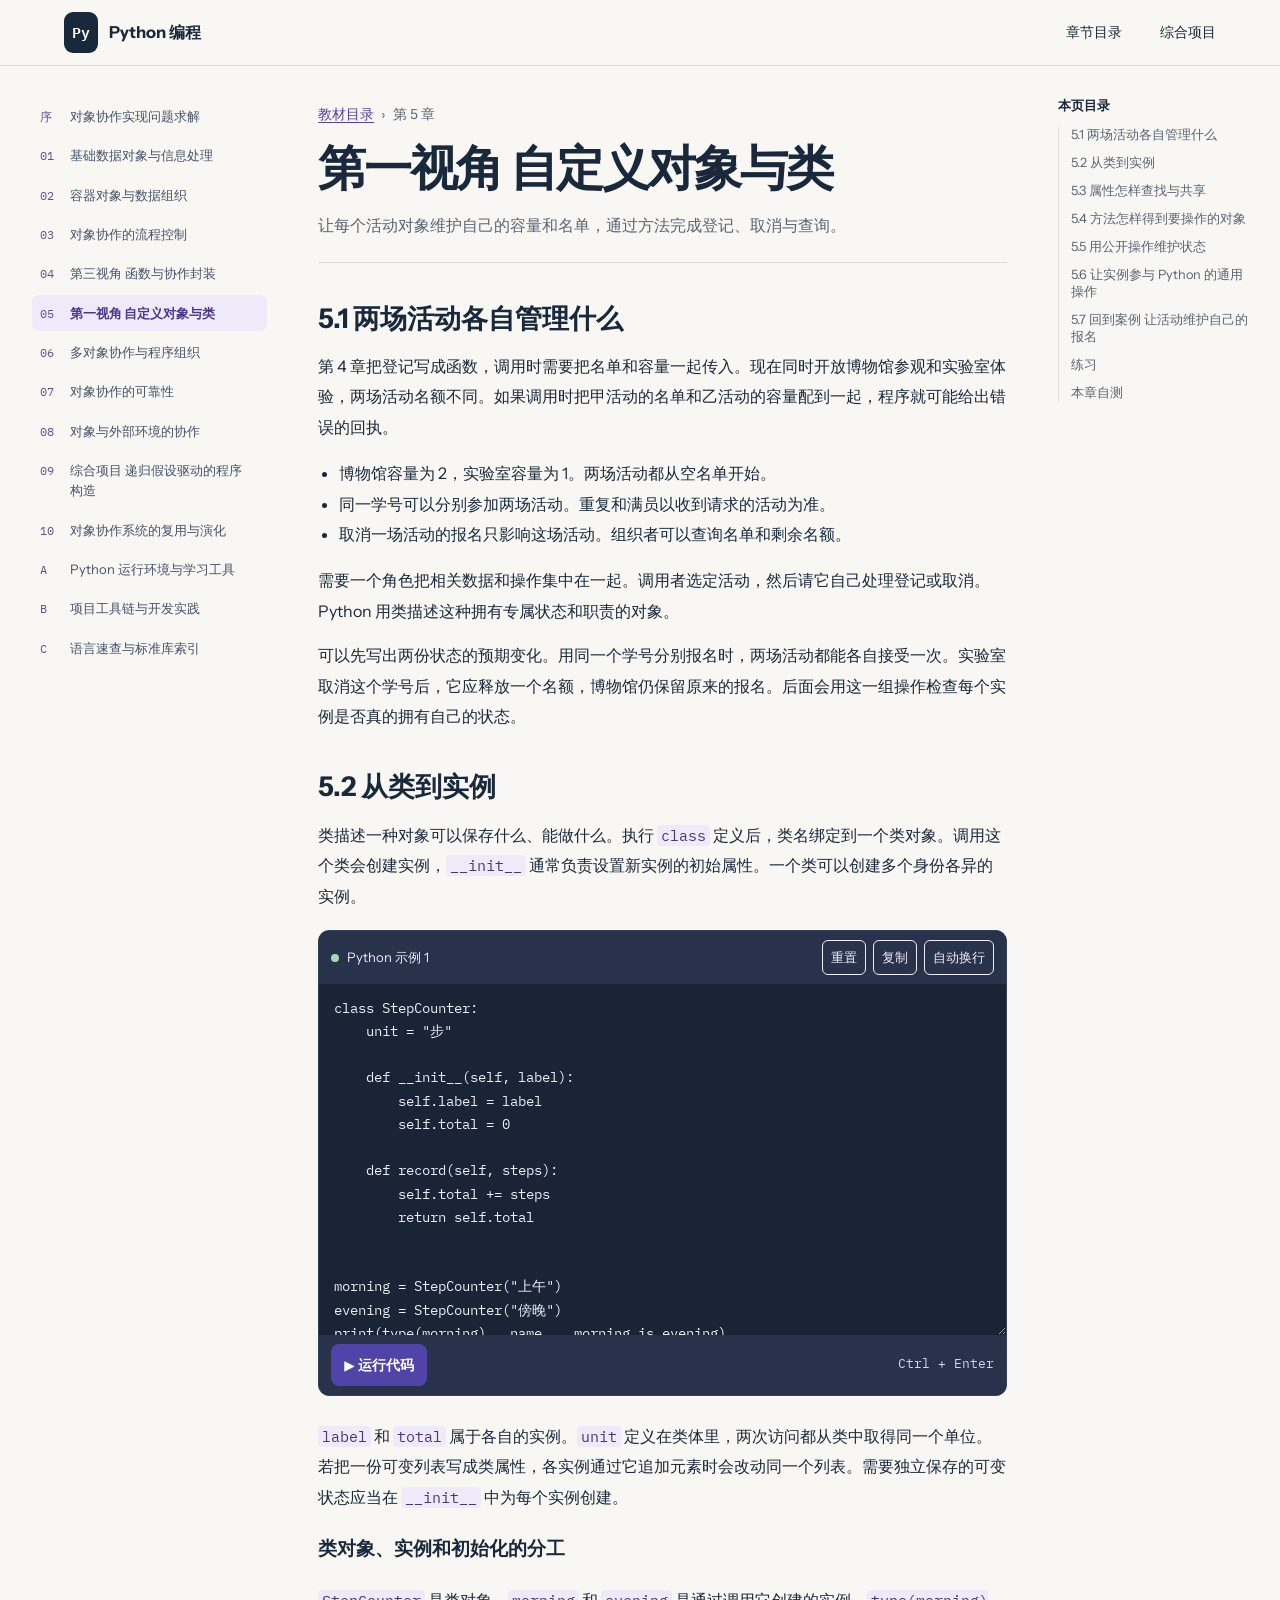
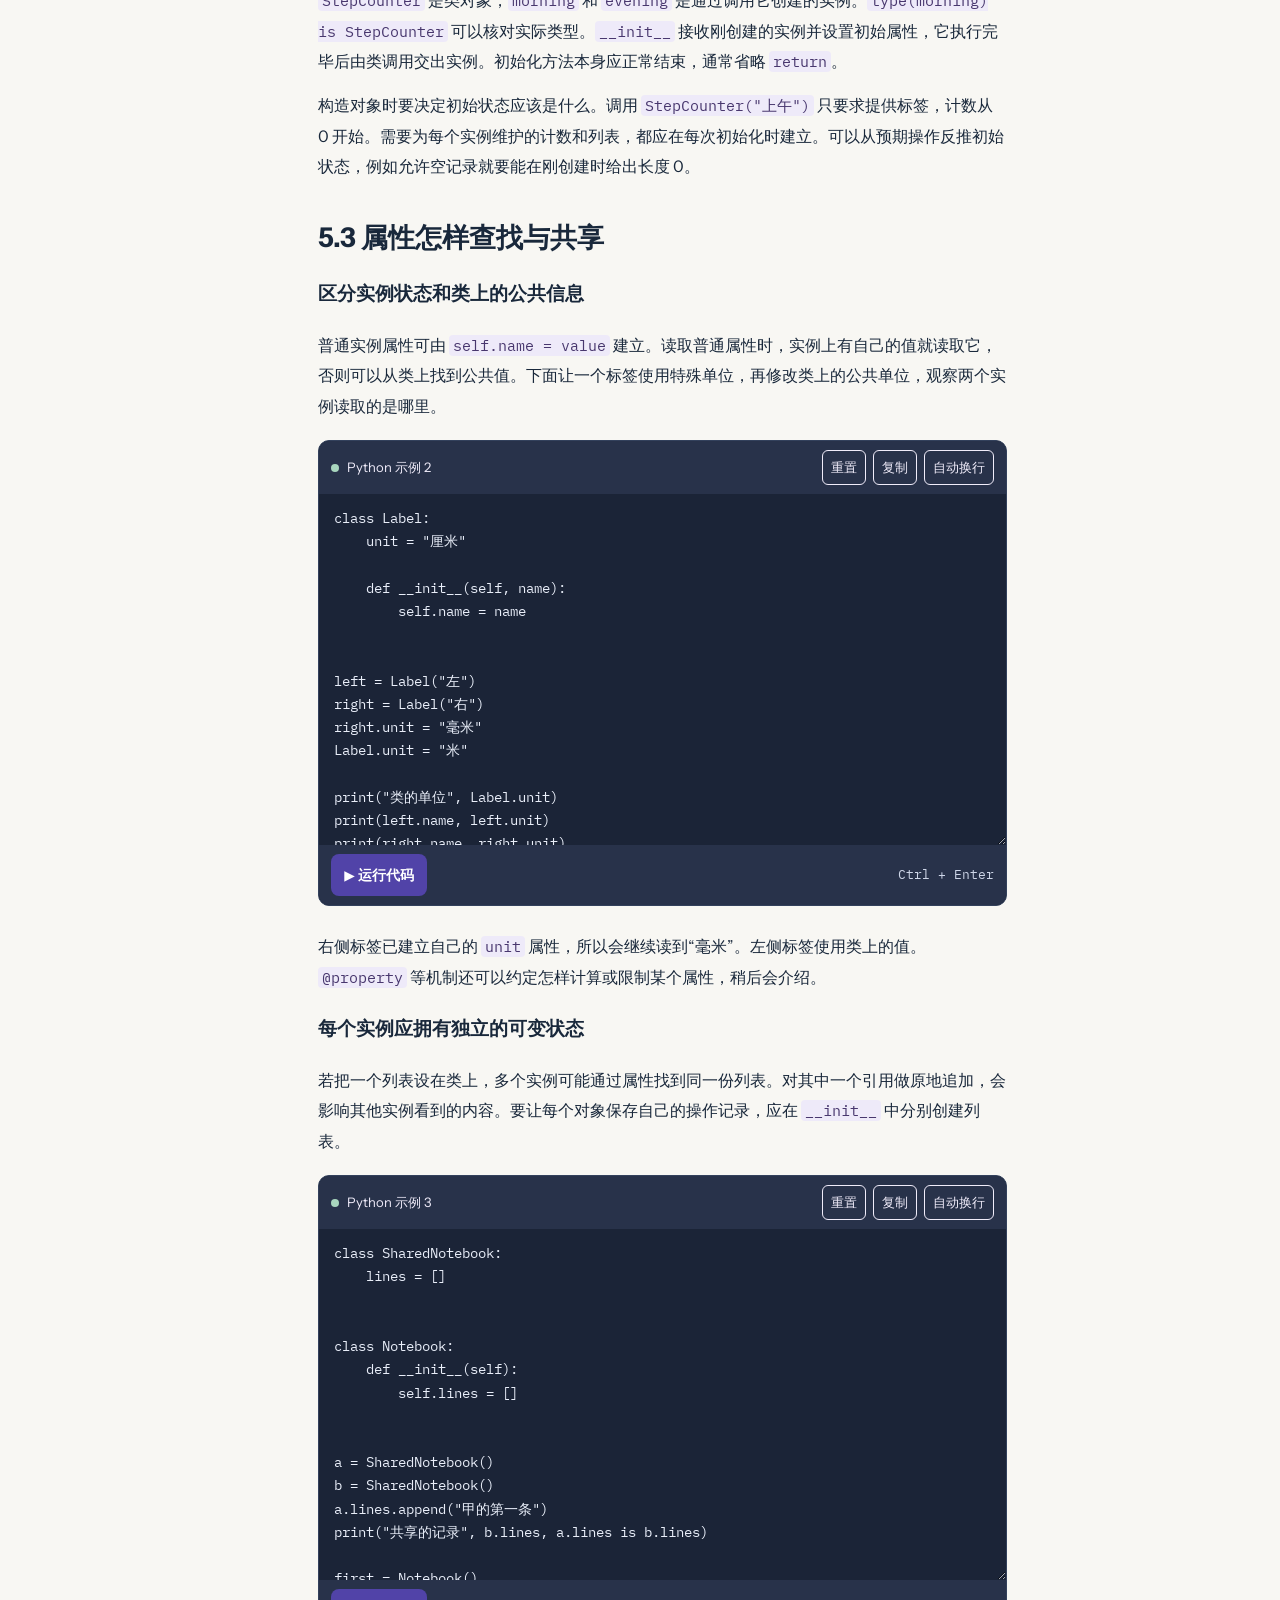
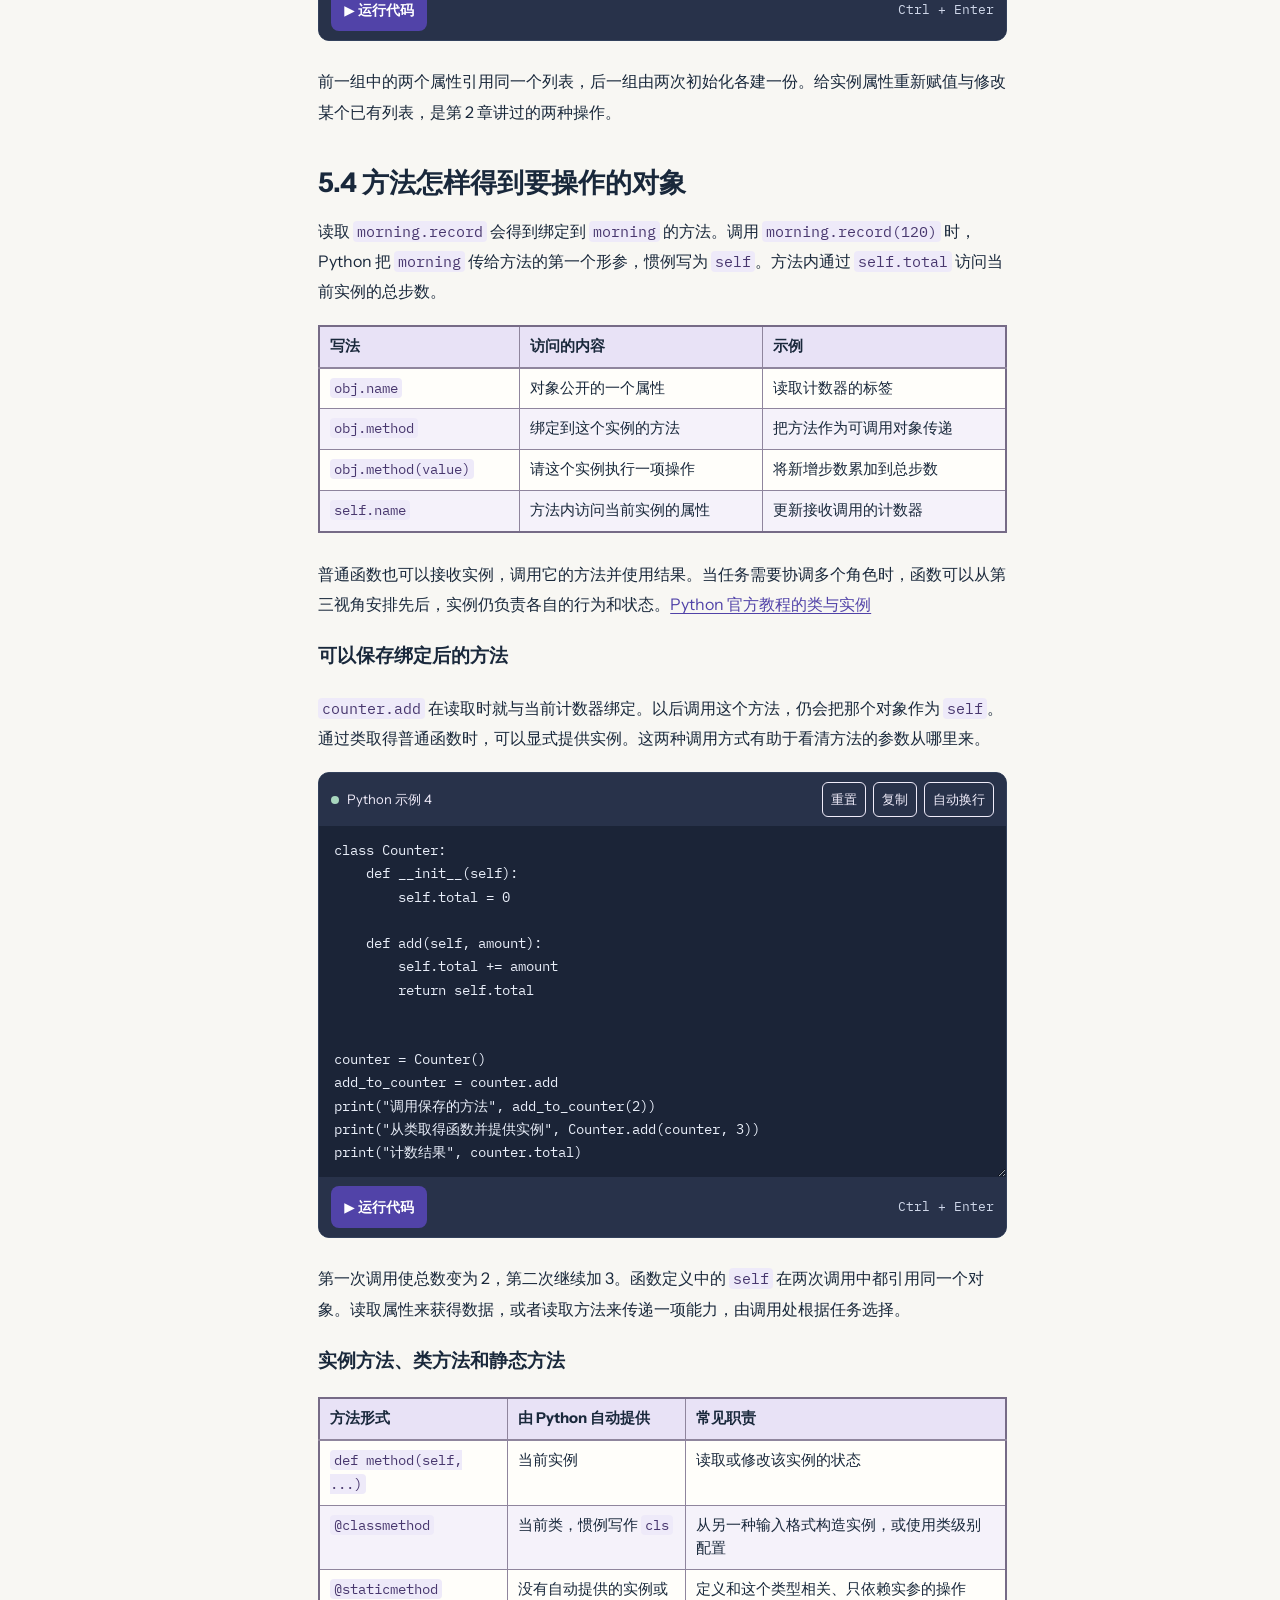
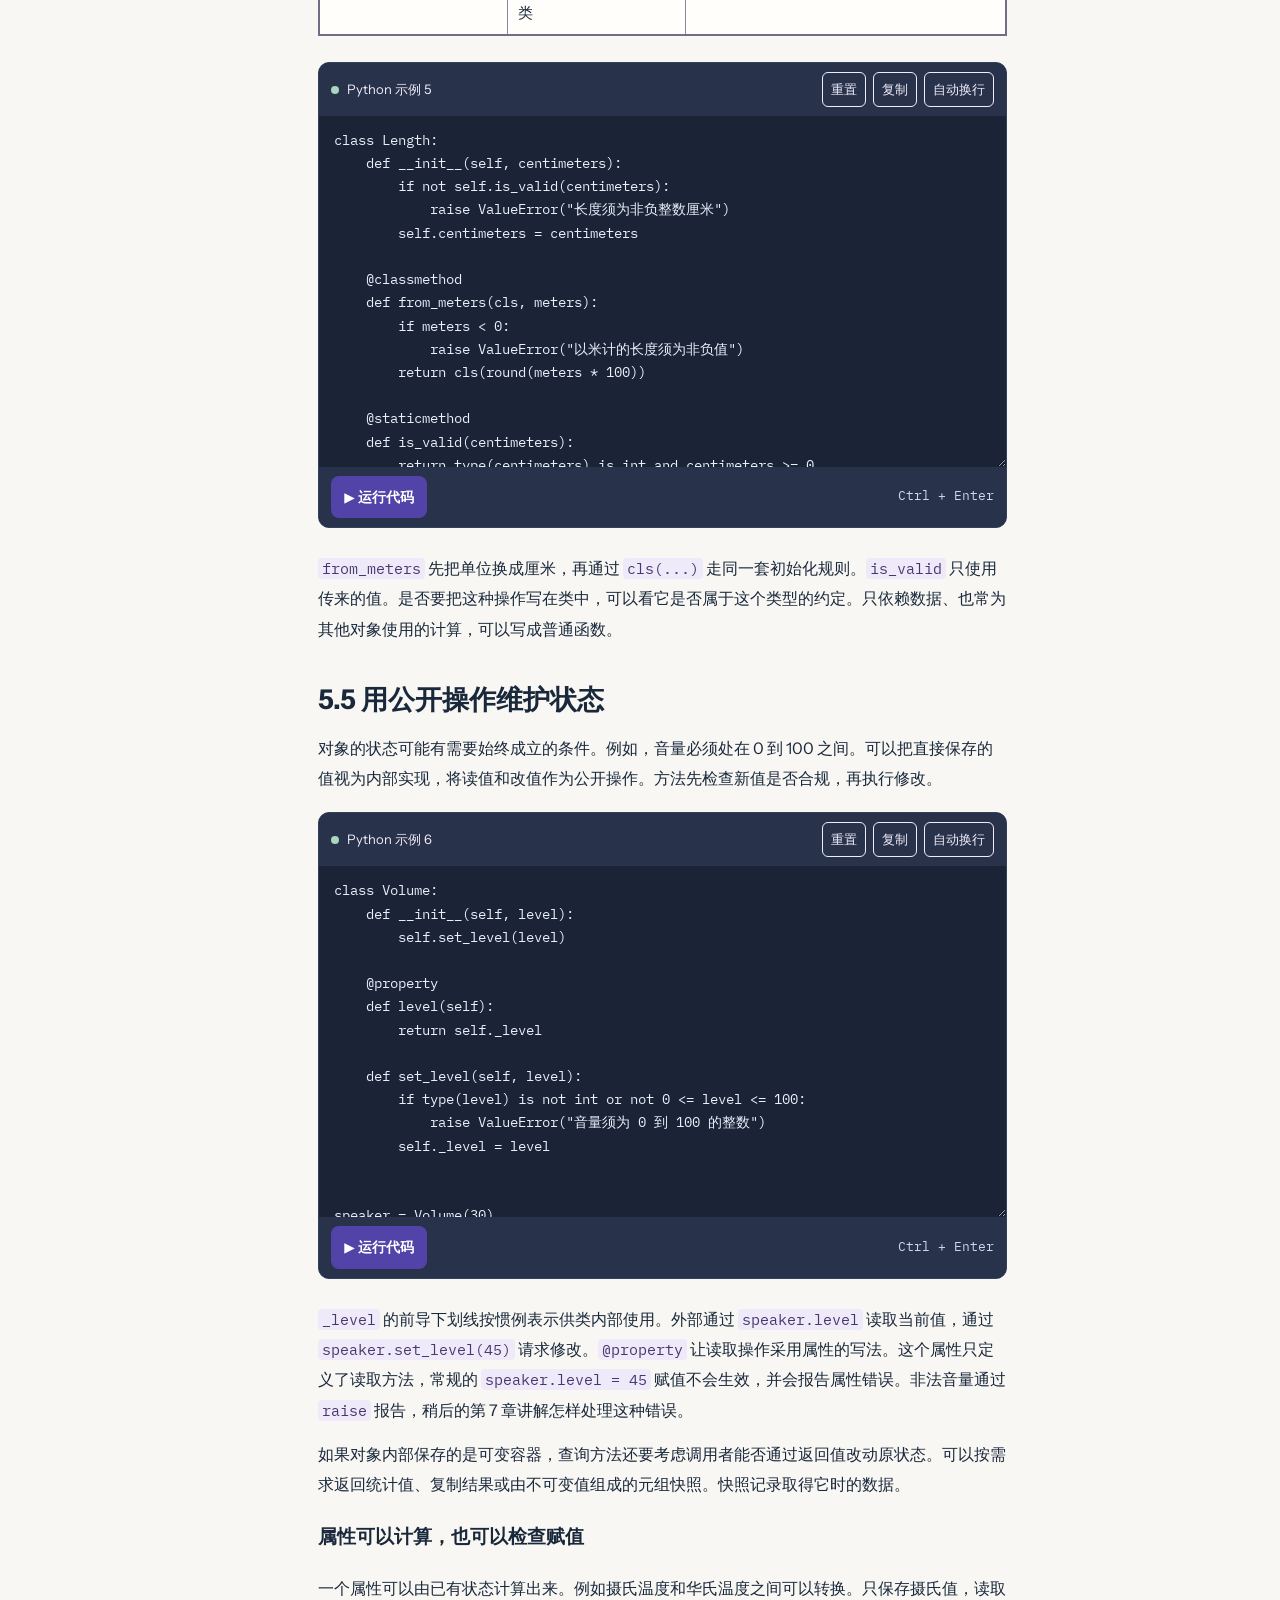
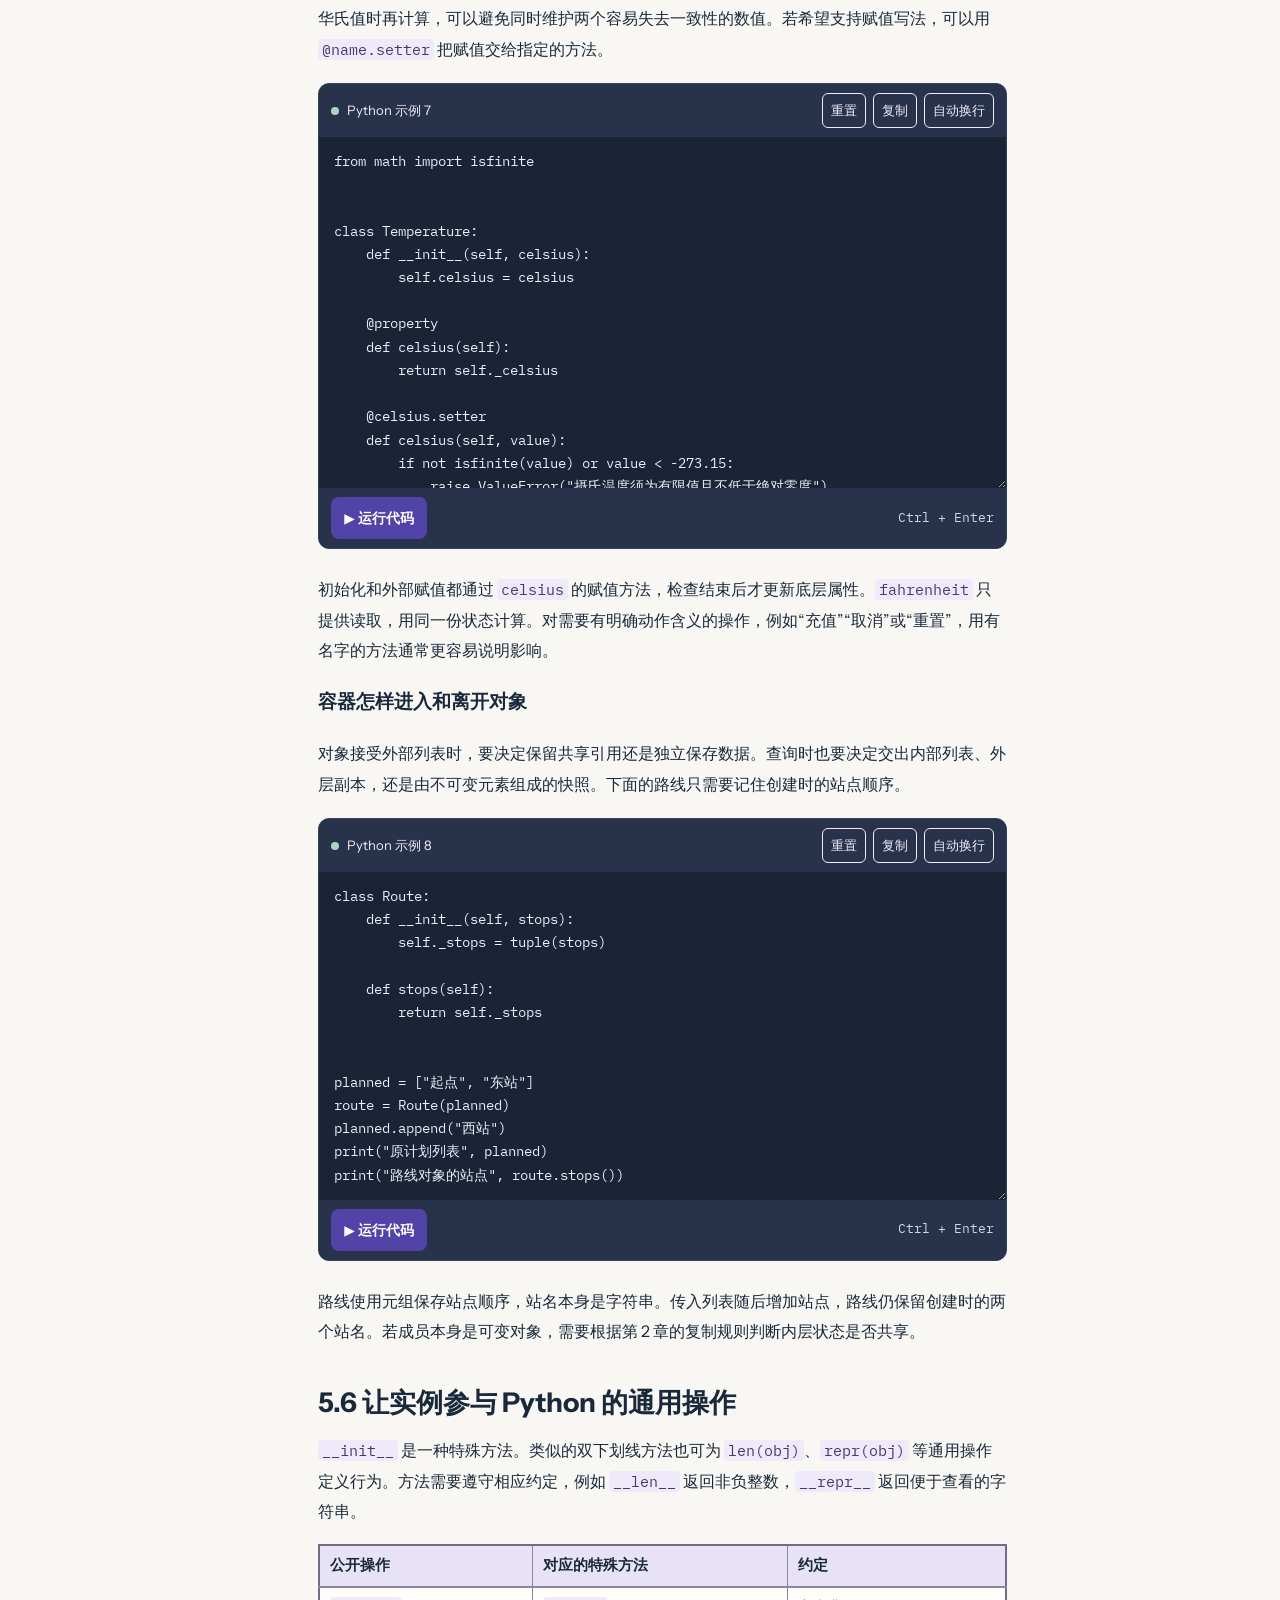
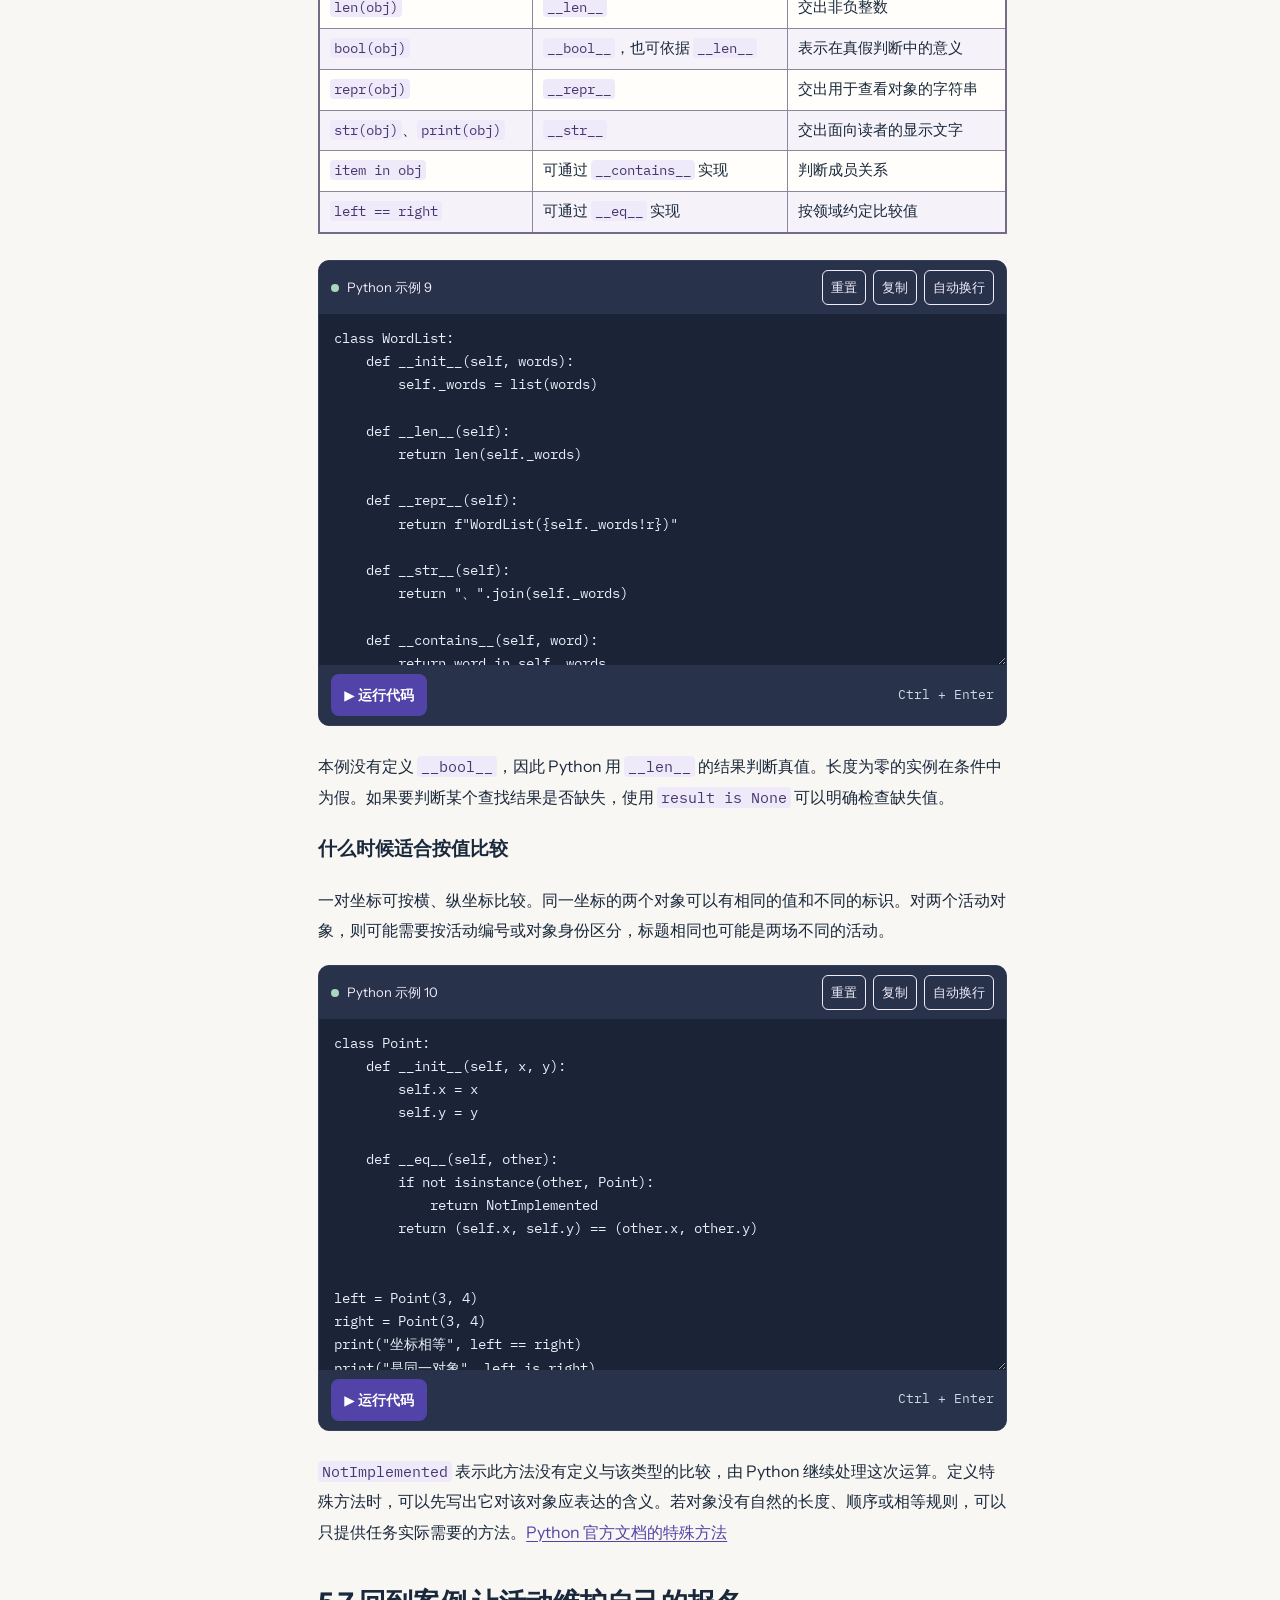
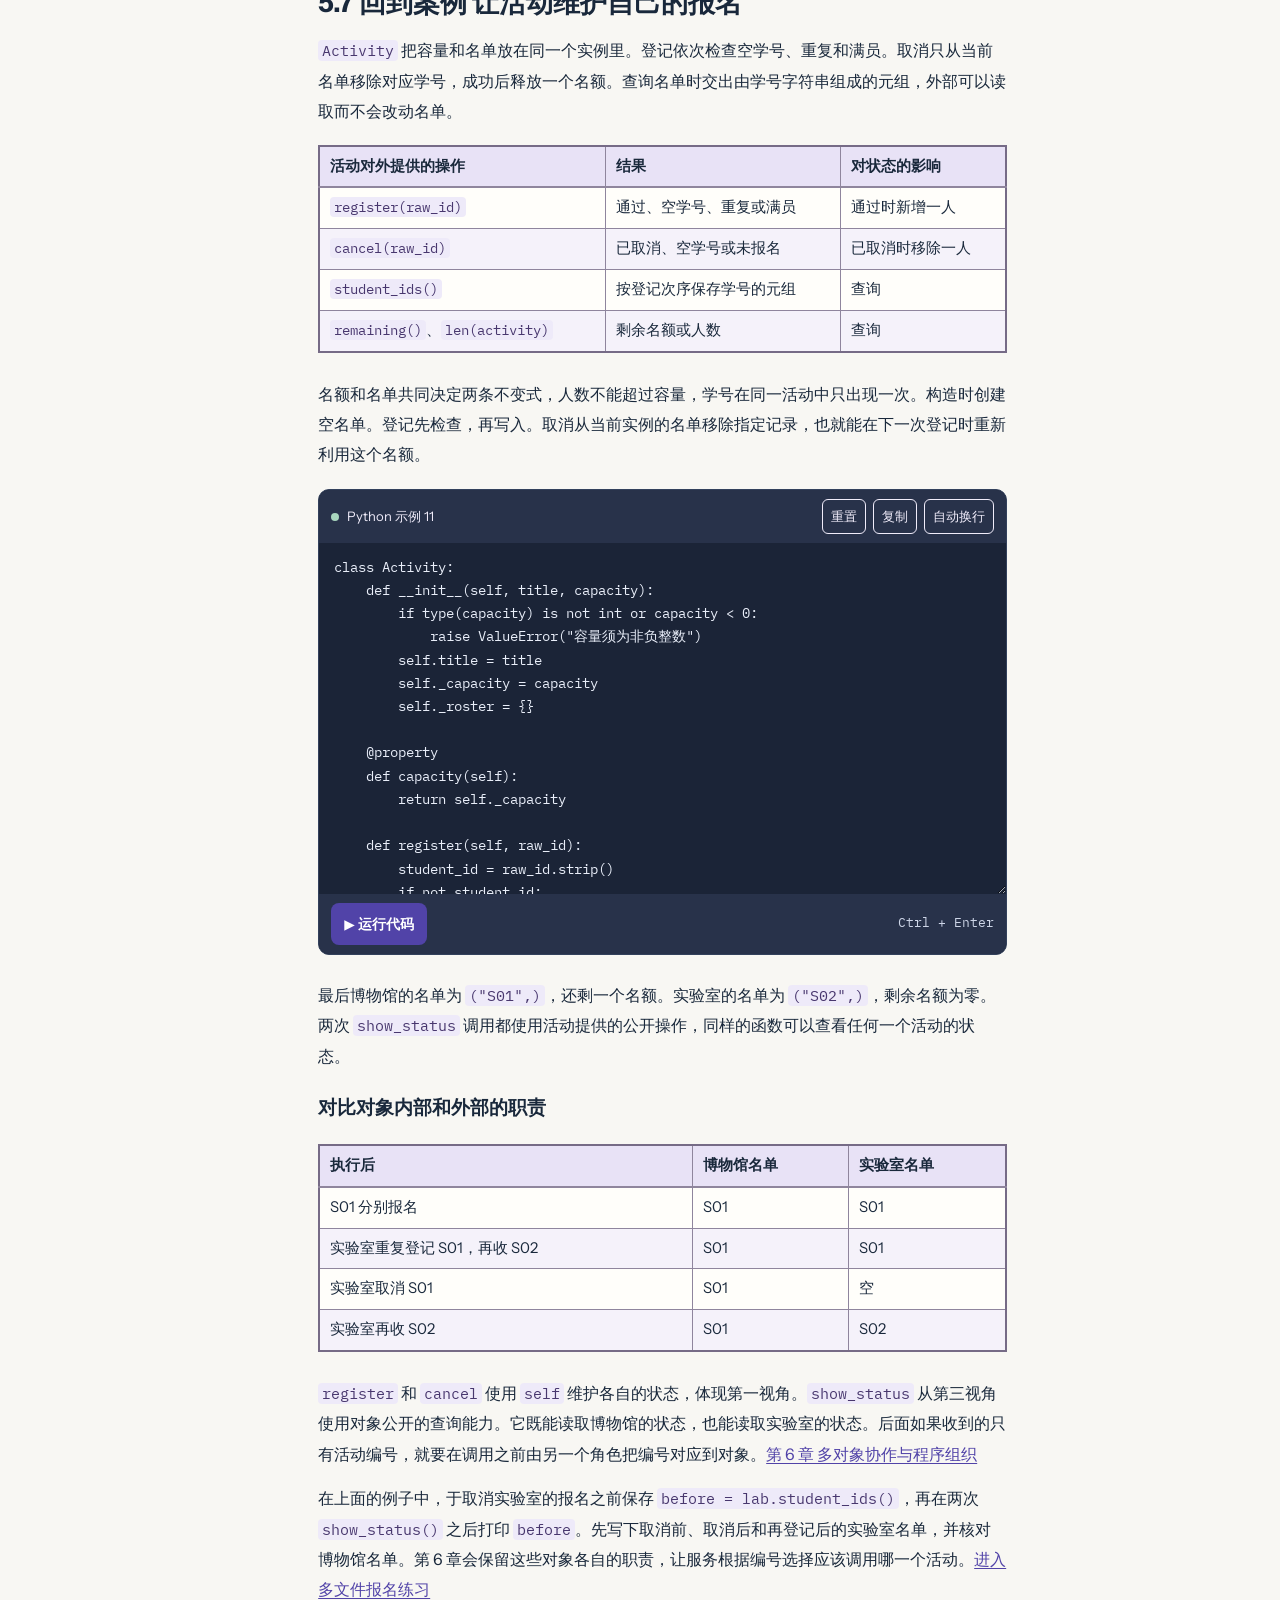
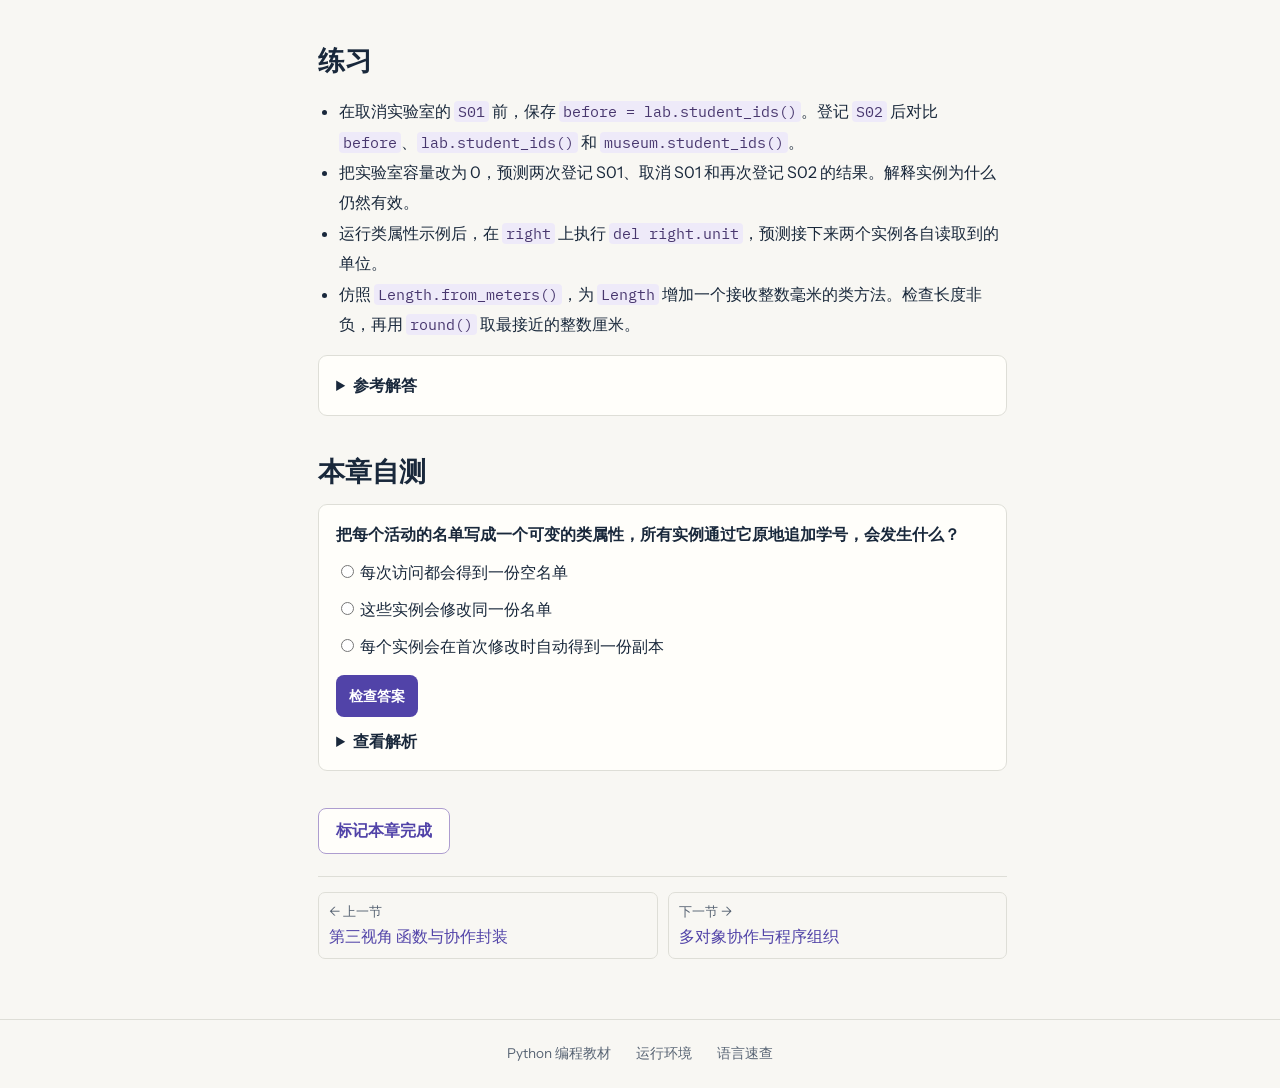
<file: docs/chapter-05.html>
<!doctype html>
<html lang="zh-CN">
<head>
<meta charset="utf-8">
<meta name="viewport" content="width=device-width, initial-scale=1">
<meta name="color-scheme" content="light">
<meta name="description" content="以对象协作和假设三部曲为主线的 Python 编程教材。">
<title>第一视角 自定义对象与类 · Python 编程</title>
<link rel="stylesheet" href="assets/style.css?v=271b14c33aec">
<script src="assets/site.js?v=3370553bec6f" defer></script>
</head>
<body class="">
<a class="skip" href="#main">跳到正文</a>
<header class="topbar"><div class="top-inner">
<a class="brand" href="index.html"><span aria-hidden="true">Py</span> Python 编程</a>
<nav aria-label="主导航"><a href="index.html#catalog">章节目录</a><a href="chapter-09.html">综合项目</a></nav>
</div></header>

<div class="lesson-layout">
 <aside class="side"><details class="mobile-nav" open><summary>章节目录</summary>
  <nav aria-label="章节目录"><a href="chapter-00.html"><span class="nav-num">序</span><span>对象协作实现问题求解</span><span class="nav-done" data-done="00"></span></a><a href="chapter-01.html"><span class="nav-num">01</span><span>基础数据对象与信息处理</span><span class="nav-done" data-done="01"></span></a><a href="chapter-02.html"><span class="nav-num">02</span><span>容器对象与数据组织</span><span class="nav-done" data-done="02"></span></a><a href="chapter-03.html"><span class="nav-num">03</span><span>对象协作的流程控制</span><span class="nav-done" data-done="03"></span></a><a href="chapter-04.html"><span class="nav-num">04</span><span>第三视角 函数与协作封装</span><span class="nav-done" data-done="04"></span></a><a href="chapter-05.html" aria-current="page"><span class="nav-num">05</span><span>第一视角 自定义对象与类</span><span class="nav-done" data-done="05"></span></a><a href="chapter-06.html"><span class="nav-num">06</span><span>多对象协作与程序组织</span><span class="nav-done" data-done="06"></span></a><a href="chapter-07.html"><span class="nav-num">07</span><span>对象协作的可靠性</span><span class="nav-done" data-done="07"></span></a><a href="chapter-08.html"><span class="nav-num">08</span><span>对象与外部环境的协作</span><span class="nav-done" data-done="08"></span></a><a href="chapter-09.html"><span class="nav-num">09</span><span>综合项目 递归假设驱动的程序构造</span><span class="nav-done" data-done="09"></span></a><a href="chapter-10.html"><span class="nav-num">10</span><span>对象协作系统的复用与演化</span><span class="nav-done" data-done="10"></span></a><a href="chapter-A.html"><span class="nav-num">A</span><span>Python 运行环境与学习工具</span><span class="nav-done" data-done="A"></span></a><a href="chapter-B.html"><span class="nav-num">B</span><span>项目工具链与开发实践</span><span class="nav-done" data-done="B"></span></a><a href="chapter-C.html"><span class="nav-num">C</span><span>语言速查与标准库索引</span><span class="nav-done" data-done="C"></span></a></nav>
 </details></aside>
 <main id="main" class="lesson">
  <header class="lesson-head"><div class="crumb"><a href="index.html#catalog">教材目录</a> <span>›</span> 第 5 章</div>
  <h1>第一视角 自定义对象与类</h1><p>让每个活动对象维护自己的容量和名单，通过方法完成登记、取消与查询。</p></header>
  <details class="lesson-contents"><summary>本页目录</summary>
   <nav aria-label="本页目录"><ol><li><a href="#section-1">5.1 两场活动各自管理什么</a></li><li><a href="#section-2">5.2 从类到实例</a></li><li><a href="#section-3">5.3 属性怎样查找与共享</a></li><li><a href="#section-4">5.4 方法怎样得到要操作的对象</a></li><li><a href="#section-5">5.5 用公开操作维护状态</a></li><li><a href="#section-6">5.6 让实例参与 Python 的通用操作</a></li><li><a href="#section-7">5.7 回到案例 让活动维护自己的报名</a></li><li><a href="#section-8">练习</a></li><li><a href="#section-9">本章自测</a></li></ol></nav>
  </details>
  <article><h2 id="section-1">5.1 两场活动各自管理什么</h2>
<p>第 4 章把登记写成函数，调用时需要把名单和容量一起传入。现在同时开放博物馆参观和实验室体验，两场活动名额不同。如果调用时把甲活动的名单和乙活动的容量配到一起，程序就可能给出错误的回执。</p>
<ul><li>博物馆容量为 2，实验室容量为 1。两场活动都从空名单开始。</li><li>同一学号可以分别参加两场活动。重复和满员以收到请求的活动为准。</li><li>取消一场活动的报名只影响这场活动。组织者可以查询名单和剩余名额。</li></ul>
<p>需要一个角色把相关数据和操作集中在一起。调用者选定活动，然后请它自己处理登记或取消。Python 用类描述这种拥有专属状态和职责的对象。</p>
<p>可以先写出两份状态的预期变化。用同一个学号分别报名时，两场活动都能各自接受一次。实验室取消这个学号后，它应释放一个名额，博物馆仍保留原来的报名。后面会用这一组操作检查每个实例是否真的拥有自己的状态。</p>
<h2 id="section-2">5.2 从类到实例</h2>
<p>类描述一种对象可以保存什么、能做什么。执行 <code>class</code> 定义后，类名绑定到一个类对象。调用这个类会创建实例，<code>__init__</code> 通常负责设置新实例的初始属性。一个类可以创建多个身份各异的实例。</p>

<section class="playground" aria-label="Python 示例 1" data-draft="example-1-e79a1e0c1121">
  <div class="editor-bar">
    <span><i></i> Python 示例 1</span>
    <div><button class="quiet" type="button" data-reset hidden>重置</button>
    <button class="quiet" type="button" data-copy hidden>复制</button>
    <button class="quiet" type="button" data-wrap aria-pressed="false" hidden>自动换行</button></div>
  </div>
  <textarea aria-label="Python 示例 1 代码" rows="14" wrap="off"
    data-code-file="" spellcheck="false" autocapitalize="off" autocomplete="off">class StepCounter:
    unit = &quot;步&quot;

    def __init__(self, label):
        self.label = label
        self.total = 0

    def record(self, steps):
        self.total += steps
        return self.total


morning = StepCounter(&quot;上午&quot;)
evening = StepCounter(&quot;傍晚&quot;)
print(type(morning).__name__, morning is evening)
print(morning.label, morning.record(120), morning.unit)
print(evening.label, evening.total, evening.unit)</textarea>
  <div class="runner-bar" hidden>
    <button class="primary small" type="button" data-run>▶ 运行代码</button>
    <button class="quiet" type="button" data-stop hidden>停止</button>
    <span class="draft-status" data-draft-status role="status"></span>
    <span class="run-shortcut">Ctrl + Enter</span>
  </div>
  <pre class="output" aria-live="polite" aria-label="运行输出" hidden></pre>
</section>

<p><code>label</code> 和 <code>total</code> 属于各自的实例。<code>unit</code> 定义在类体里，两次访问都从类中取得同一个单位。若把一份可变列表写成类属性，各实例通过它追加元素时会改动同一个列表。需要独立保存的可变状态应当在 <code>__init__</code> 中为每个实例创建。</p>
<h3>类对象、实例和初始化的分工</h3>
<p><code>StepCounter</code> 是类对象，<code>morning</code> 和 <code>evening</code> 是通过调用它创建的实例。<code>type(morning) is StepCounter</code> 可以核对实际类型。<code>__init__</code> 接收刚创建的实例并设置初始属性，它执行完毕后由类调用交出实例。初始化方法本身应正常结束，通常省略 <code>return</code>。</p>
<p>构造对象时要决定初始状态应该是什么。调用 <code>StepCounter(&quot;上午&quot;)</code> 只要求提供标签，计数从 0 开始。需要为每个实例维护的计数和列表，都应在每次初始化时建立。可以从预期操作反推初始状态，例如允许空记录就要能在刚创建时给出长度 0。</p>
<h2 id="section-3">5.3 属性怎样查找与共享</h2>
<h3>区分实例状态和类上的公共信息</h3>
<p>普通实例属性可由 <code>self.name = value</code> 建立。读取普通属性时，实例上有自己的值就读取它，否则可以从类上找到公共值。下面让一个标签使用特殊单位，再修改类上的公共单位，观察两个实例读取的是哪里。</p>

<section class="playground" aria-label="Python 示例 2" data-draft="example-2-691d1a03b3d9">
  <div class="editor-bar">
    <span><i></i> Python 示例 2</span>
    <div><button class="quiet" type="button" data-reset hidden>重置</button>
    <button class="quiet" type="button" data-copy hidden>复制</button>
    <button class="quiet" type="button" data-wrap aria-pressed="false" hidden>自动换行</button></div>
  </div>
  <textarea aria-label="Python 示例 2 代码" rows="14" wrap="off"
    data-code-file="" spellcheck="false" autocapitalize="off" autocomplete="off">class Label:
    unit = &quot;厘米&quot;

    def __init__(self, name):
        self.name = name


left = Label(&quot;左&quot;)
right = Label(&quot;右&quot;)
right.unit = &quot;毫米&quot;
Label.unit = &quot;米&quot;

print(&quot;类的单位&quot;, Label.unit)
print(left.name, left.unit)
print(right.name, right.unit)</textarea>
  <div class="runner-bar" hidden>
    <button class="primary small" type="button" data-run>▶ 运行代码</button>
    <button class="quiet" type="button" data-stop hidden>停止</button>
    <span class="draft-status" data-draft-status role="status"></span>
    <span class="run-shortcut">Ctrl + Enter</span>
  </div>
  <pre class="output" aria-live="polite" aria-label="运行输出" hidden></pre>
</section>

<p>右侧标签已建立自己的 <code>unit</code> 属性，所以会继续读到“毫米”。左侧标签使用类上的值。<code>@property</code> 等机制还可以约定怎样计算或限制某个属性，稍后会介绍。</p>
<h3>每个实例应拥有独立的可变状态</h3>
<p>若把一个列表设在类上，多个实例可能通过属性找到同一份列表。对其中一个引用做原地追加，会影响其他实例看到的内容。要让每个对象保存自己的操作记录，应在 <code>__init__</code> 中分别创建列表。</p>

<section class="playground" aria-label="Python 示例 3" data-draft="example-3-e9aabe8316a2">
  <div class="editor-bar">
    <span><i></i> Python 示例 3</span>
    <div><button class="quiet" type="button" data-reset hidden>重置</button>
    <button class="quiet" type="button" data-copy hidden>复制</button>
    <button class="quiet" type="button" data-wrap aria-pressed="false" hidden>自动换行</button></div>
  </div>
  <textarea aria-label="Python 示例 3 代码" rows="14" wrap="off"
    data-code-file="" spellcheck="false" autocapitalize="off" autocomplete="off">class SharedNotebook:
    lines = []


class Notebook:
    def __init__(self):
        self.lines = []


a = SharedNotebook()
b = SharedNotebook()
a.lines.append(&quot;甲的第一条&quot;)
print(&quot;共享的记录&quot;, b.lines, a.lines is b.lines)

first = Notebook()
second = Notebook()
first.lines.append(&quot;甲的第一条&quot;)
print(&quot;独立的记录&quot;, second.lines, first.lines is second.lines)</textarea>
  <div class="runner-bar" hidden>
    <button class="primary small" type="button" data-run>▶ 运行代码</button>
    <button class="quiet" type="button" data-stop hidden>停止</button>
    <span class="draft-status" data-draft-status role="status"></span>
    <span class="run-shortcut">Ctrl + Enter</span>
  </div>
  <pre class="output" aria-live="polite" aria-label="运行输出" hidden></pre>
</section>

<p>前一组中的两个属性引用同一个列表，后一组由两次初始化各建一份。给实例属性重新赋值与修改某个已有列表，是第 2 章讲过的两种操作。</p>
<h2 id="section-4">5.4 方法怎样得到要操作的对象</h2>
<p>读取 <code>morning.record</code> 会得到绑定到 <code>morning</code> 的方法。调用 <code>morning.record(120)</code> 时，Python 把 <code>morning</code> 传给方法的第一个形参，惯例写为 <code>self</code>。方法内通过 <code>self.total</code> 访问当前实例的总步数。</p>
<div class="lesson-table"><table><thead><tr><th scope="col">写法</th><th scope="col">访问的内容</th><th scope="col">示例</th></tr></thead><tbody><tr><td><code>obj.name</code></td><td>对象公开的一个属性</td><td>读取计数器的标签</td></tr><tr><td><code>obj.method</code></td><td>绑定到这个实例的方法</td><td>把方法作为可调用对象传递</td></tr><tr><td><code>obj.method(value)</code></td><td>请这个实例执行一项操作</td><td>将新增步数累加到总步数</td></tr><tr><td><code>self.name</code></td><td>方法内访问当前实例的属性</td><td>更新接收调用的计数器</td></tr></tbody></table></div>
<p>普通函数也可以接收实例，调用它的方法并使用结果。当任务需要协调多个角色时，函数可以从第三视角安排先后，实例仍负责各自的行为和状态。<a href="https://docs.python.org/3.12/tutorial/classes.html#class-objects">Python 官方教程的类与实例</a></p>
<h3>可以保存绑定后的方法</h3>
<p><code>counter.add</code> 在读取时就与当前计数器绑定。以后调用这个方法，仍会把那个对象作为 <code>self</code>。通过类取得普通函数时，可以显式提供实例。这两种调用方式有助于看清方法的参数从哪里来。</p>

<section class="playground" aria-label="Python 示例 4" data-draft="example-4-357c4ef49cd6">
  <div class="editor-bar">
    <span><i></i> Python 示例 4</span>
    <div><button class="quiet" type="button" data-reset hidden>重置</button>
    <button class="quiet" type="button" data-copy hidden>复制</button>
    <button class="quiet" type="button" data-wrap aria-pressed="false" hidden>自动换行</button></div>
  </div>
  <textarea aria-label="Python 示例 4 代码" rows="14" wrap="off"
    data-code-file="" spellcheck="false" autocapitalize="off" autocomplete="off">class Counter:
    def __init__(self):
        self.total = 0

    def add(self, amount):
        self.total += amount
        return self.total


counter = Counter()
add_to_counter = counter.add
print(&quot;调用保存的方法&quot;, add_to_counter(2))
print(&quot;从类取得函数并提供实例&quot;, Counter.add(counter, 3))
print(&quot;计数结果&quot;, counter.total)</textarea>
  <div class="runner-bar" hidden>
    <button class="primary small" type="button" data-run>▶ 运行代码</button>
    <button class="quiet" type="button" data-stop hidden>停止</button>
    <span class="draft-status" data-draft-status role="status"></span>
    <span class="run-shortcut">Ctrl + Enter</span>
  </div>
  <pre class="output" aria-live="polite" aria-label="运行输出" hidden></pre>
</section>

<p>第一次调用使总数变为 2，第二次继续加 3。函数定义中的 <code>self</code> 在两次调用中都引用同一个对象。读取属性来获得数据，或者读取方法来传递一项能力，由调用处根据任务选择。</p>
<h3>实例方法、类方法和静态方法</h3>
<div class="lesson-table"><table><thead><tr><th scope="col">方法形式</th><th scope="col">由 Python 自动提供</th><th scope="col">常见职责</th></tr></thead><tbody><tr><td><code>def method(self, ...)</code></td><td>当前实例</td><td>读取或修改该实例的状态</td></tr><tr><td><code>@classmethod</code></td><td>当前类，惯例写作 <code>cls</code></td><td>从另一种输入格式构造实例，或使用类级别配置</td></tr><tr><td><code>@staticmethod</code></td><td>没有自动提供的实例或类</td><td>定义和这个类型相关、只依赖实参的操作</td></tr></tbody></table></div>

<section class="playground" aria-label="Python 示例 5" data-draft="example-5-b088dc06e36f">
  <div class="editor-bar">
    <span><i></i> Python 示例 5</span>
    <div><button class="quiet" type="button" data-reset hidden>重置</button>
    <button class="quiet" type="button" data-copy hidden>复制</button>
    <button class="quiet" type="button" data-wrap aria-pressed="false" hidden>自动换行</button></div>
  </div>
  <textarea aria-label="Python 示例 5 代码" rows="14" wrap="off"
    data-code-file="" spellcheck="false" autocapitalize="off" autocomplete="off">class Length:
    def __init__(self, centimeters):
        if not self.is_valid(centimeters):
            raise ValueError(&quot;长度须为非负整数厘米&quot;)
        self.centimeters = centimeters

    @classmethod
    def from_meters(cls, meters):
        if meters &lt; 0:
            raise ValueError(&quot;以米计的长度须为非负值&quot;)
        return cls(round(meters * 100))

    @staticmethod
    def is_valid(centimeters):
        return type(centimeters) is int and centimeters &gt;= 0


length = Length.from_meters(1.25)
print(&quot;厘米数&quot;, length.centimeters)
print(&quot;负数是有效长度&quot;, Length.is_valid(-2))</textarea>
  <div class="runner-bar" hidden>
    <button class="primary small" type="button" data-run>▶ 运行代码</button>
    <button class="quiet" type="button" data-stop hidden>停止</button>
    <span class="draft-status" data-draft-status role="status"></span>
    <span class="run-shortcut">Ctrl + Enter</span>
  </div>
  <pre class="output" aria-live="polite" aria-label="运行输出" hidden></pre>
</section>

<p><code>from_meters</code> 先把单位换成厘米，再通过 <code>cls(...)</code> 走同一套初始化规则。<code>is_valid</code> 只使用传来的值。是否要把这种操作写在类中，可以看它是否属于这个类型的约定。只依赖数据、也常为其他对象使用的计算，可以写成普通函数。</p>
<h2 id="section-5">5.5 用公开操作维护状态</h2>
<p>对象的状态可能有需要始终成立的条件。例如，音量必须处在 0 到 100 之间。可以把直接保存的值视为内部实现，将读值和改值作为公开操作。方法先检查新值是否合规，再执行修改。</p>

<section class="playground" aria-label="Python 示例 6" data-draft="example-6-aef7e97e7e78">
  <div class="editor-bar">
    <span><i></i> Python 示例 6</span>
    <div><button class="quiet" type="button" data-reset hidden>重置</button>
    <button class="quiet" type="button" data-copy hidden>复制</button>
    <button class="quiet" type="button" data-wrap aria-pressed="false" hidden>自动换行</button></div>
  </div>
  <textarea aria-label="Python 示例 6 代码" rows="14" wrap="off"
    data-code-file="" spellcheck="false" autocapitalize="off" autocomplete="off">class Volume:
    def __init__(self, level):
        self.set_level(level)

    @property
    def level(self):
        return self._level

    def set_level(self, level):
        if type(level) is not int or not 0 &lt;= level &lt;= 100:
            raise ValueError(&quot;音量须为 0 到 100 的整数&quot;)
        self._level = level


speaker = Volume(30)
speaker.set_level(45)
print(speaker.level)</textarea>
  <div class="runner-bar" hidden>
    <button class="primary small" type="button" data-run>▶ 运行代码</button>
    <button class="quiet" type="button" data-stop hidden>停止</button>
    <span class="draft-status" data-draft-status role="status"></span>
    <span class="run-shortcut">Ctrl + Enter</span>
  </div>
  <pre class="output" aria-live="polite" aria-label="运行输出" hidden></pre>
</section>

<p><code>_level</code> 的前导下划线按惯例表示供类内部使用。外部通过 <code>speaker.level</code> 读取当前值，通过 <code>speaker.set_level(45)</code> 请求修改。<code>@property</code> 让读取操作采用属性的写法。这个属性只定义了读取方法，常规的 <code>speaker.level = 45</code> 赋值不会生效，并会报告属性错误。非法音量通过 <code>raise</code> 报告，稍后的第 7 章讲解怎样处理这种错误。</p>
<p>如果对象内部保存的是可变容器，查询方法还要考虑调用者能否通过返回值改动原状态。可以按需求返回统计值、复制结果或由不可变值组成的元组快照。快照记录取得它时的数据。</p>
<h3>属性可以计算，也可以检查赋值</h3>
<p>一个属性可以由已有状态计算出来。例如摄氏温度和华氏温度之间可以转换。只保存摄氏值，读取华氏值时再计算，可以避免同时维护两个容易失去一致性的数值。若希望支持赋值写法，可以用 <code>@name.setter</code> 把赋值交给指定的方法。</p>

<section class="playground" aria-label="Python 示例 7" data-draft="example-7-98a0400c9f65">
  <div class="editor-bar">
    <span><i></i> Python 示例 7</span>
    <div><button class="quiet" type="button" data-reset hidden>重置</button>
    <button class="quiet" type="button" data-copy hidden>复制</button>
    <button class="quiet" type="button" data-wrap aria-pressed="false" hidden>自动换行</button></div>
  </div>
  <textarea aria-label="Python 示例 7 代码" rows="14" wrap="off"
    data-code-file="" spellcheck="false" autocapitalize="off" autocomplete="off">from math import isfinite


class Temperature:
    def __init__(self, celsius):
        self.celsius = celsius

    @property
    def celsius(self):
        return self._celsius

    @celsius.setter
    def celsius(self, value):
        if not isfinite(value) or value &lt; -273.15:
            raise ValueError(&quot;摄氏温度须为有限值且不低于绝对零度&quot;)
        self._celsius = value

    @property
    def fahrenheit(self):
        return self._celsius * 9 / 5 + 32


temperature = Temperature(0)
print(&quot;摄氏与华氏&quot;, temperature.celsius, temperature.fahrenheit)
temperature.celsius = 20
print(&quot;更新后&quot;, temperature.celsius, temperature.fahrenheit)</textarea>
  <div class="runner-bar" hidden>
    <button class="primary small" type="button" data-run>▶ 运行代码</button>
    <button class="quiet" type="button" data-stop hidden>停止</button>
    <span class="draft-status" data-draft-status role="status"></span>
    <span class="run-shortcut">Ctrl + Enter</span>
  </div>
  <pre class="output" aria-live="polite" aria-label="运行输出" hidden></pre>
</section>

<p>初始化和外部赋值都通过 <code>celsius</code> 的赋值方法，检查结束后才更新底层属性。<code>fahrenheit</code> 只提供读取，用同一份状态计算。对需要有明确动作含义的操作，例如“充值”“取消”或“重置”，用有名字的方法通常更容易说明影响。</p>
<h3>容器怎样进入和离开对象</h3>
<p>对象接受外部列表时，要决定保留共享引用还是独立保存数据。查询时也要决定交出内部列表、外层副本，还是由不可变元素组成的快照。下面的路线只需要记住创建时的站点顺序。</p>

<section class="playground" aria-label="Python 示例 8" data-draft="example-8-6bdda7aabc13">
  <div class="editor-bar">
    <span><i></i> Python 示例 8</span>
    <div><button class="quiet" type="button" data-reset hidden>重置</button>
    <button class="quiet" type="button" data-copy hidden>复制</button>
    <button class="quiet" type="button" data-wrap aria-pressed="false" hidden>自动换行</button></div>
  </div>
  <textarea aria-label="Python 示例 8 代码" rows="13" wrap="off"
    data-code-file="" spellcheck="false" autocapitalize="off" autocomplete="off">class Route:
    def __init__(self, stops):
        self._stops = tuple(stops)

    def stops(self):
        return self._stops


planned = [&quot;起点&quot;, &quot;东站&quot;]
route = Route(planned)
planned.append(&quot;西站&quot;)
print(&quot;原计划列表&quot;, planned)
print(&quot;路线对象的站点&quot;, route.stops())</textarea>
  <div class="runner-bar" hidden>
    <button class="primary small" type="button" data-run>▶ 运行代码</button>
    <button class="quiet" type="button" data-stop hidden>停止</button>
    <span class="draft-status" data-draft-status role="status"></span>
    <span class="run-shortcut">Ctrl + Enter</span>
  </div>
  <pre class="output" aria-live="polite" aria-label="运行输出" hidden></pre>
</section>

<p>路线使用元组保存站点顺序，站名本身是字符串。传入列表随后增加站点，路线仍保留创建时的两个站名。若成员本身是可变对象，需要根据第 2 章的复制规则判断内层状态是否共享。</p>
<h2 id="section-6">5.6 让实例参与 Python 的通用操作</h2>
<p><code>__init__</code> 是一种特殊方法。类似的双下划线方法也可为 <code>len(obj)</code>、<code>repr(obj)</code> 等通用操作定义行为。方法需要遵守相应约定，例如 <code>__len__</code> 返回非负整数，<code>__repr__</code> 返回便于查看的字符串。</p>
<div class="lesson-table"><table><thead><tr><th scope="col">公开操作</th><th scope="col">对应的特殊方法</th><th scope="col">约定</th></tr></thead><tbody><tr><td><code>len(obj)</code></td><td><code>__len__</code></td><td>交出非负整数</td></tr><tr><td><code>bool(obj)</code></td><td><code>__bool__</code>，也可依据 <code>__len__</code></td><td>表示在真假判断中的意义</td></tr><tr><td><code>repr(obj)</code></td><td><code>__repr__</code></td><td>交出用于查看对象的字符串</td></tr><tr><td><code>str(obj)</code>、<code>print(obj)</code></td><td><code>__str__</code></td><td>交出面向读者的显示文字</td></tr><tr><td><code>item in obj</code></td><td>可通过 <code>__contains__</code> 实现</td><td>判断成员关系</td></tr><tr><td><code>left == right</code></td><td>可通过 <code>__eq__</code> 实现</td><td>按领域约定比较值</td></tr></tbody></table></div>

<section class="playground" aria-label="Python 示例 9" data-draft="example-9-0ee510393642">
  <div class="editor-bar">
    <span><i></i> Python 示例 9</span>
    <div><button class="quiet" type="button" data-reset hidden>重置</button>
    <button class="quiet" type="button" data-copy hidden>复制</button>
    <button class="quiet" type="button" data-wrap aria-pressed="false" hidden>自动换行</button></div>
  </div>
  <textarea aria-label="Python 示例 9 代码" rows="14" wrap="off"
    data-code-file="" spellcheck="false" autocapitalize="off" autocomplete="off">class WordList:
    def __init__(self, words):
        self._words = list(words)

    def __len__(self):
        return len(self._words)

    def __repr__(self):
        return f&quot;WordList({self._words!r})&quot;

    def __str__(self):
        return &quot;、&quot;.join(self._words)

    def __contains__(self, word):
        return word in self._words


words = WordList([&quot;蓝&quot;, &quot;绿&quot;])
print(&quot;长度&quot;, len(words))
print(&quot;查看对象&quot;, repr(words))
print(&quot;给读者看的文字&quot;, words)
print(&quot;包含绿&quot;, &quot;绿&quot; in words)
print(&quot;空对象的真值&quot;, bool(WordList([])))</textarea>
  <div class="runner-bar" hidden>
    <button class="primary small" type="button" data-run>▶ 运行代码</button>
    <button class="quiet" type="button" data-stop hidden>停止</button>
    <span class="draft-status" data-draft-status role="status"></span>
    <span class="run-shortcut">Ctrl + Enter</span>
  </div>
  <pre class="output" aria-live="polite" aria-label="运行输出" hidden></pre>
</section>

<p>本例没有定义 <code>__bool__</code>，因此 Python 用 <code>__len__</code> 的结果判断真值。长度为零的实例在条件中为假。如果要判断某个查找结果是否缺失，使用 <code>result is None</code> 可以明确检查缺失值。</p>
<h3>什么时候适合按值比较</h3>
<p>一对坐标可按横、纵坐标比较。同一坐标的两个对象可以有相同的值和不同的标识。对两个活动对象，则可能需要按活动编号或对象身份区分，标题相同也可能是两场不同的活动。</p>

<section class="playground" aria-label="Python 示例 10" data-draft="example-10-485af2c4e1f7">
  <div class="editor-bar">
    <span><i></i> Python 示例 10</span>
    <div><button class="quiet" type="button" data-reset hidden>重置</button>
    <button class="quiet" type="button" data-copy hidden>复制</button>
    <button class="quiet" type="button" data-wrap aria-pressed="false" hidden>自动换行</button></div>
  </div>
  <textarea aria-label="Python 示例 10 代码" rows="14" wrap="off"
    data-code-file="" spellcheck="false" autocapitalize="off" autocomplete="off">class Point:
    def __init__(self, x, y):
        self.x = x
        self.y = y

    def __eq__(self, other):
        if not isinstance(other, Point):
            return NotImplemented
        return (self.x, self.y) == (other.x, other.y)


left = Point(3, 4)
right = Point(3, 4)
print(&quot;坐标相等&quot;, left == right)
print(&quot;是同一对象&quot;, left is right)</textarea>
  <div class="runner-bar" hidden>
    <button class="primary small" type="button" data-run>▶ 运行代码</button>
    <button class="quiet" type="button" data-stop hidden>停止</button>
    <span class="draft-status" data-draft-status role="status"></span>
    <span class="run-shortcut">Ctrl + Enter</span>
  </div>
  <pre class="output" aria-live="polite" aria-label="运行输出" hidden></pre>
</section>

<p><code>NotImplemented</code> 表示此方法没有定义与该类型的比较，由 Python 继续处理这次运算。定义特殊方法时，可以先写出它对该对象应表达的含义。若对象没有自然的长度、顺序或相等规则，可以只提供任务实际需要的方法。<a href="https://docs.python.org/3.12/reference/datamodel.html#special-method-names">Python 官方文档的特殊方法</a></p>
<h2 id="section-7">5.7 回到案例 让活动维护自己的报名</h2>
<p><code>Activity</code> 把容量和名单放在同一个实例里。登记依次检查空学号、重复和满员。取消只从当前名单移除对应学号，成功后释放一个名额。查询名单时交出由学号字符串组成的元组，外部可以读取而不会改动名单。</p>
<div class="lesson-table"><table><thead><tr><th scope="col">活动对外提供的操作</th><th scope="col">结果</th><th scope="col">对状态的影响</th></tr></thead><tbody><tr><td><code>register(raw_id)</code></td><td>通过、空学号、重复或满员</td><td>通过时新增一人</td></tr><tr><td><code>cancel(raw_id)</code></td><td>已取消、空学号或未报名</td><td>已取消时移除一人</td></tr><tr><td><code>student_ids()</code></td><td>按登记次序保存学号的元组</td><td>查询</td></tr><tr><td><code>remaining()</code>、<code>len(activity)</code></td><td>剩余名额或人数</td><td>查询</td></tr></tbody></table></div>
<p>名额和名单共同决定两条不变式，人数不能超过容量，学号在同一活动中只出现一次。构造时创建空名单。登记先检查，再写入。取消从当前实例的名单移除指定记录，也就能在下一次登记时重新利用这个名额。</p>

<section class="playground" aria-label="Python 示例 11" data-draft="example-11-deec304538ae">
  <div class="editor-bar">
    <span><i></i> Python 示例 11</span>
    <div><button class="quiet" type="button" data-reset hidden>重置</button>
    <button class="quiet" type="button" data-copy hidden>复制</button>
    <button class="quiet" type="button" data-wrap aria-pressed="false" hidden>自动换行</button></div>
  </div>
  <textarea aria-label="Python 示例 11 代码" rows="14" wrap="off"
    data-code-file="" spellcheck="false" autocapitalize="off" autocomplete="off">class Activity:
    def __init__(self, title, capacity):
        if type(capacity) is not int or capacity &lt; 0:
            raise ValueError(&quot;容量须为非负整数&quot;)
        self.title = title
        self._capacity = capacity
        self._roster = {}

    @property
    def capacity(self):
        return self._capacity

    def register(self, raw_id):
        student_id = raw_id.strip()
        if not student_id:
            return &quot;空学号&quot;
        if student_id in self._roster:
            return &quot;重复&quot;
        if len(self) &gt;= self.capacity:
            return &quot;满员&quot;
        self._roster[student_id] = &quot;已报名&quot;
        return &quot;通过&quot;

    def cancel(self, raw_id):
        student_id = raw_id.strip()
        if not student_id:
            return &quot;空学号&quot;
        if student_id not in self._roster:
            return &quot;未报名&quot;
        del self._roster[student_id]
        return &quot;已取消&quot;

    def student_ids(self):
        return tuple(self._roster)

    def remaining(self):
        return self.capacity - len(self)

    def __len__(self):
        return len(self._roster)


def show_status(activity):
    print(activity.title, activity.student_ids(), &quot;剩余&quot;, activity.remaining())


museum = Activity(&quot;博物馆&quot;, 2)
lab = Activity(&quot;实验室&quot;, 1)
print(&quot;同一学号分别报名&quot;, museum.register(&quot;S01&quot;), lab.register(&quot;S01&quot;))
print(&quot;实验室再收请求&quot;, lab.register(&quot;S01&quot;), lab.register(&quot;S02&quot;))
print(&quot;取消实验室报名&quot;, lab.cancel(&quot;S01&quot;))
print(&quot;实验室重新接收 S02&quot;, lab.register(&quot;S02&quot;))
show_status(museum)
show_status(lab)</textarea>
  <div class="runner-bar" hidden>
    <button class="primary small" type="button" data-run>▶ 运行代码</button>
    <button class="quiet" type="button" data-stop hidden>停止</button>
    <span class="draft-status" data-draft-status role="status"></span>
    <span class="run-shortcut">Ctrl + Enter</span>
  </div>
  <pre class="output" aria-live="polite" aria-label="运行输出" hidden></pre>
</section>

<p>最后博物馆的名单为 <code>(&quot;S01&quot;,)</code>，还剩一个名额。实验室的名单为 <code>(&quot;S02&quot;,)</code>，剩余名额为零。两次 <code>show_status</code> 调用都使用活动提供的公开操作，同样的函数可以查看任何一个活动的状态。</p>
<h3>对比对象内部和外部的职责</h3>
<div class="lesson-table"><table><thead><tr><th scope="col">执行后</th><th scope="col">博物馆名单</th><th scope="col">实验室名单</th></tr></thead><tbody><tr><td>S01 分别报名</td><td>S01</td><td>S01</td></tr><tr><td>实验室重复登记 S01，再收 S02</td><td>S01</td><td>S01</td></tr><tr><td>实验室取消 S01</td><td>S01</td><td>空</td></tr><tr><td>实验室再收 S02</td><td>S01</td><td>S02</td></tr></tbody></table></div>
<p><code>register</code> 和 <code>cancel</code> 使用 <code>self</code> 维护各自的状态，体现第一视角。<code>show_status</code> 从第三视角使用对象公开的查询能力。它既能读取博物馆的状态，也能读取实验室的状态。后面如果收到的只有活动编号，就要在调用之前由另一个角色把编号对应到对象。<a href="chapter-06.html">第 6 章 多对象协作与程序组织</a></p>
<p>在上面的例子中，于取消实验室的报名之前保存 <code>before = lab.student_ids()</code>，再在两次 <code>show_status()</code> 之后打印 <code>before</code>。先写下取消前、取消后和再登记后的实验室名单，并核对博物馆名单。第 6 章会保留这些对象各自的职责，让服务根据编号选择应该调用哪一个活动。<a href="chapter-06.html#workspace-enrollment">进入多文件报名练习</a></p>
<h2 id="section-8">练习</h2>
<ul><li>在取消实验室的 <code>S01</code> 前，保存 <code>before = lab.student_ids()</code>。登记 <code>S02</code> 后对比 <code>before</code>、<code>lab.student_ids()</code> 和 <code>museum.student_ids()</code>。</li><li>把实验室容量改为 0，预测两次登记 S01、取消 S01 和再次登记 S02 的结果。解释实例为什么仍然有效。</li><li>运行类属性示例后，在 <code>right</code> 上执行 <code>del right.unit</code>，预测接下来两个实例各自读取到的单位。</li><li>仿照 <code>Length.from_meters()</code>，为 <code>Length</code> 增加一个接收整数毫米的类方法。检查长度非负，再用 <code>round()</code> 取最接近的整数厘米。</li></ul>
<details class='answer'><summary>参考解答</summary><p>before 仍是 (&quot;S01&quot;,)，它记录取消之前的实验室名单。当前实验室名单为 (&quot;S02&quot;,)，博物馆名单为 (&quot;S01&quot;,)。两个活动的名单在初始化时分别创建。</p><p>容量为 0 时，新建活动的空名单符合约定。实验室的登记都回执“满员”，取消回执“未报名”，名单仍为空。</p><p>删除右侧实例自己绑定的 unit 后，两个实例都从 Label.unit 读取“米”。</p><p>定义接收 cls 和 millimeters 的类方法，检查 millimeters 非负后返回 cls(round(millimeters / 10))。例如 1250 毫米换算为 125 厘米。</p></details>
<h2 id="section-9">本章自测</h2>

<form class="quiz" data-correct="2">
 <fieldset><legend>把每个活动的名单写成一个可变的类属性，所有实例通过它原地追加学号，会发生什么？</legend><label><input type="radio" name="choice" value="1" required> 每次访问都会得到一份空名单</label><label><input type="radio" name="choice" value="2" required> 这些实例会修改同一份名单</label><label><input type="radio" name="choice" value="3" required> 每个实例会在首次修改时自动得到一份副本</label></fieldset>
 <button class="primary small" type="submit" disabled>检查答案</button>
 <p class="feedback" aria-live="polite"></p>
 <details><summary>查看解析</summary><p>实例会查找到同一个类属性。独立的可变状态需要在初始化每个实例时分别创建。</p></details>
</form>
</article>
  <button type="button" class="complete" data-mark="05" aria-pressed="false" hidden>标记本章完成</button>
  <nav class="adjacent" aria-label="前后章节"><a href="chapter-04.html"><small>← 上一节</small>第三视角 函数与协作封装</a><a href="chapter-06.html"><small>下一节 →</small>多对象协作与程序组织</a></nav>
 </main>
 <aside class="outline"><p>本页目录</p><nav aria-label="本页目录"><ol><li><a href="#section-1">5.1 两场活动各自管理什么</a></li><li><a href="#section-2">5.2 从类到实例</a></li><li><a href="#section-3">5.3 属性怎样查找与共享</a></li><li><a href="#section-4">5.4 方法怎样得到要操作的对象</a></li><li><a href="#section-5">5.5 用公开操作维护状态</a></li><li><a href="#section-6">5.6 让实例参与 Python 的通用操作</a></li><li><a href="#section-7">5.7 回到案例 让活动维护自己的报名</a></li><li><a href="#section-8">练习</a></li><li><a href="#section-9">本章自测</a></li></ol></nav></aside>
</div>
<footer class="site-footer"><a href="index.html">Python 编程教材</a><a href="chapter-A.html">运行环境</a><a href="chapter-C.html">语言速查</a></footer>
</body></html>
</file>
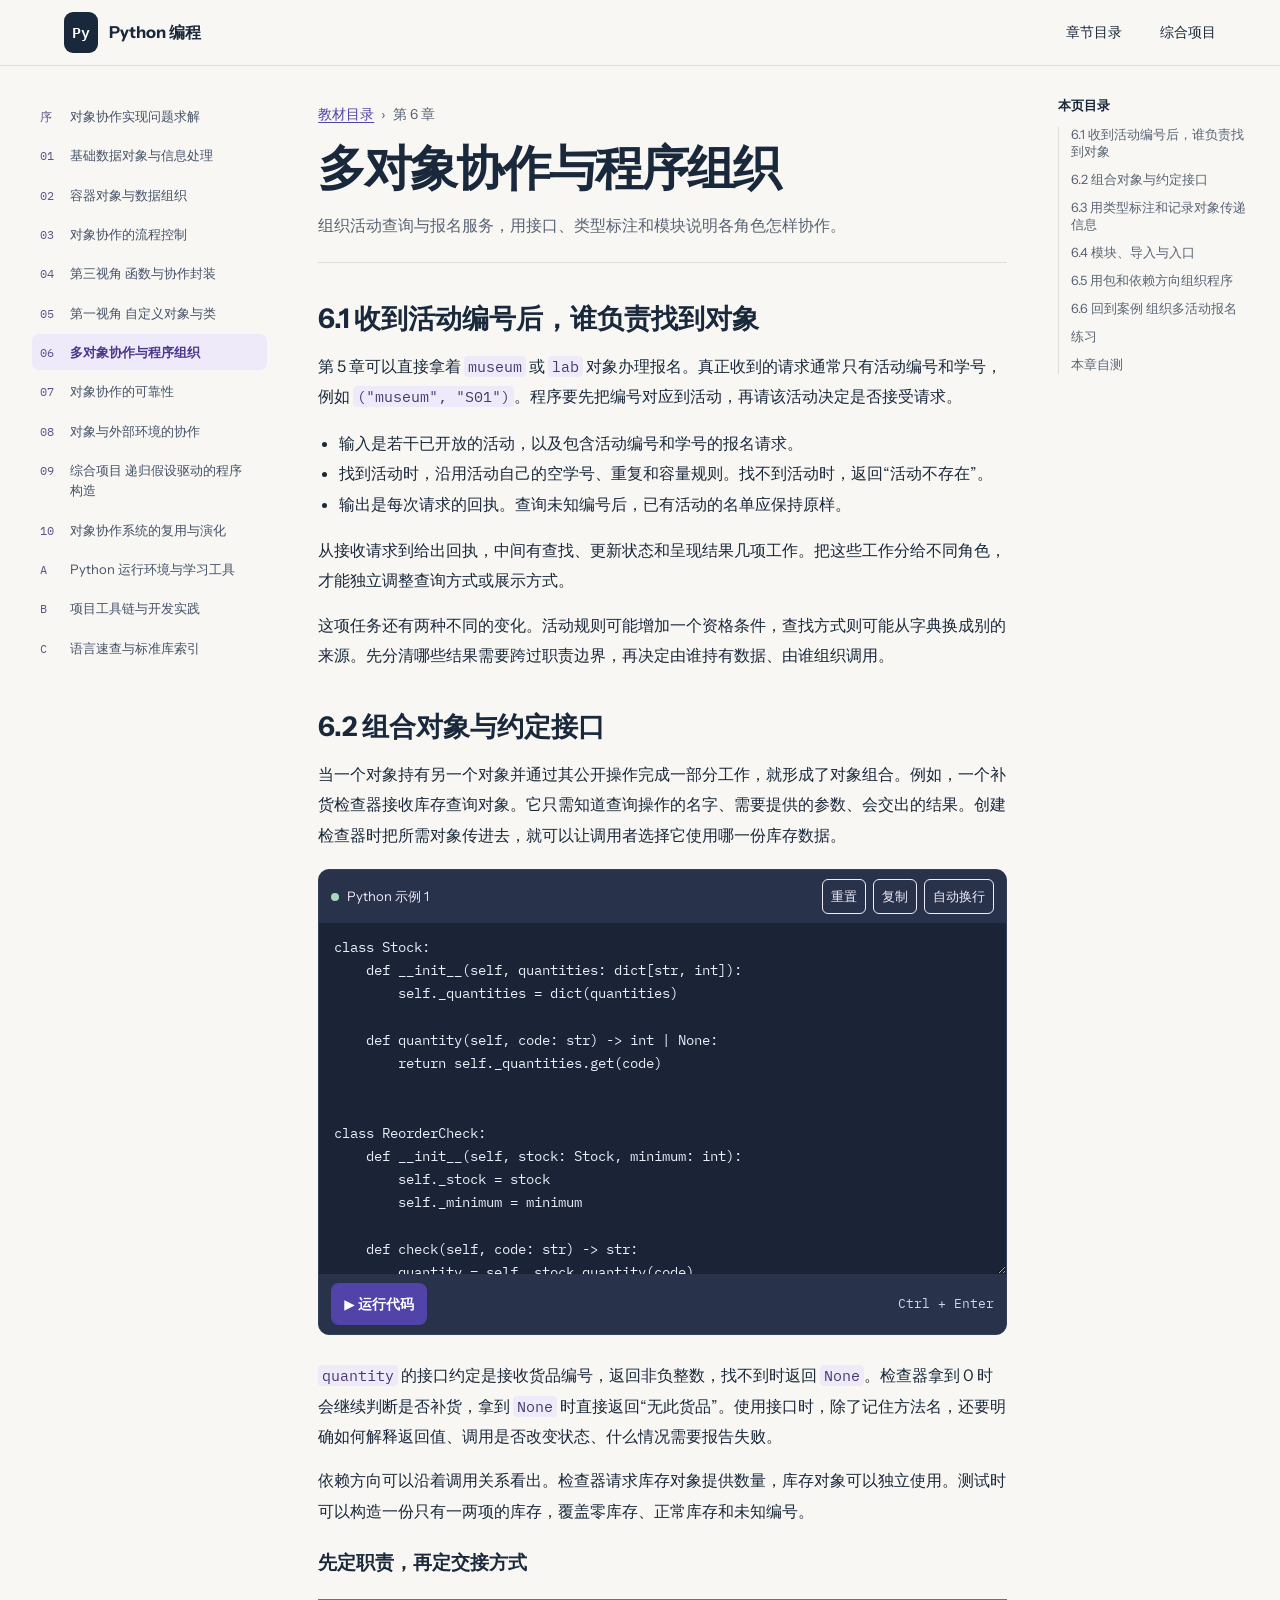
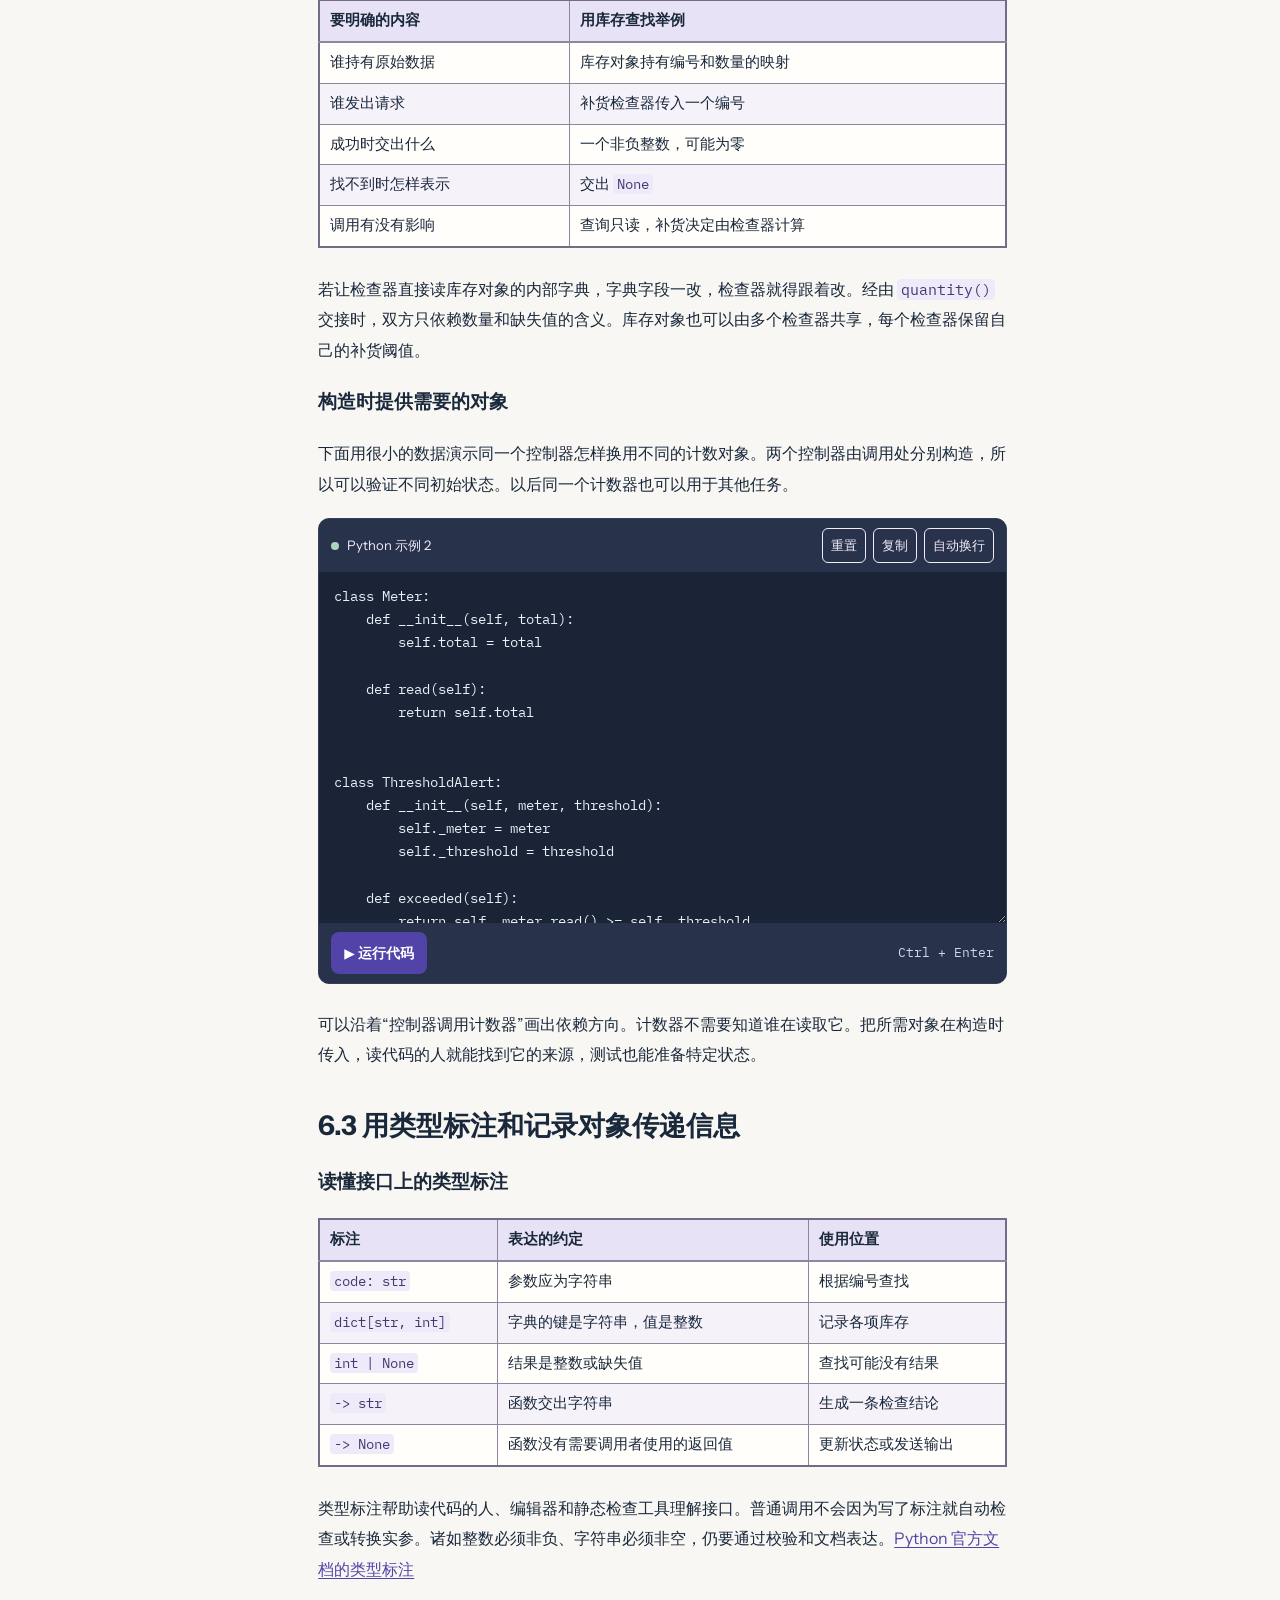
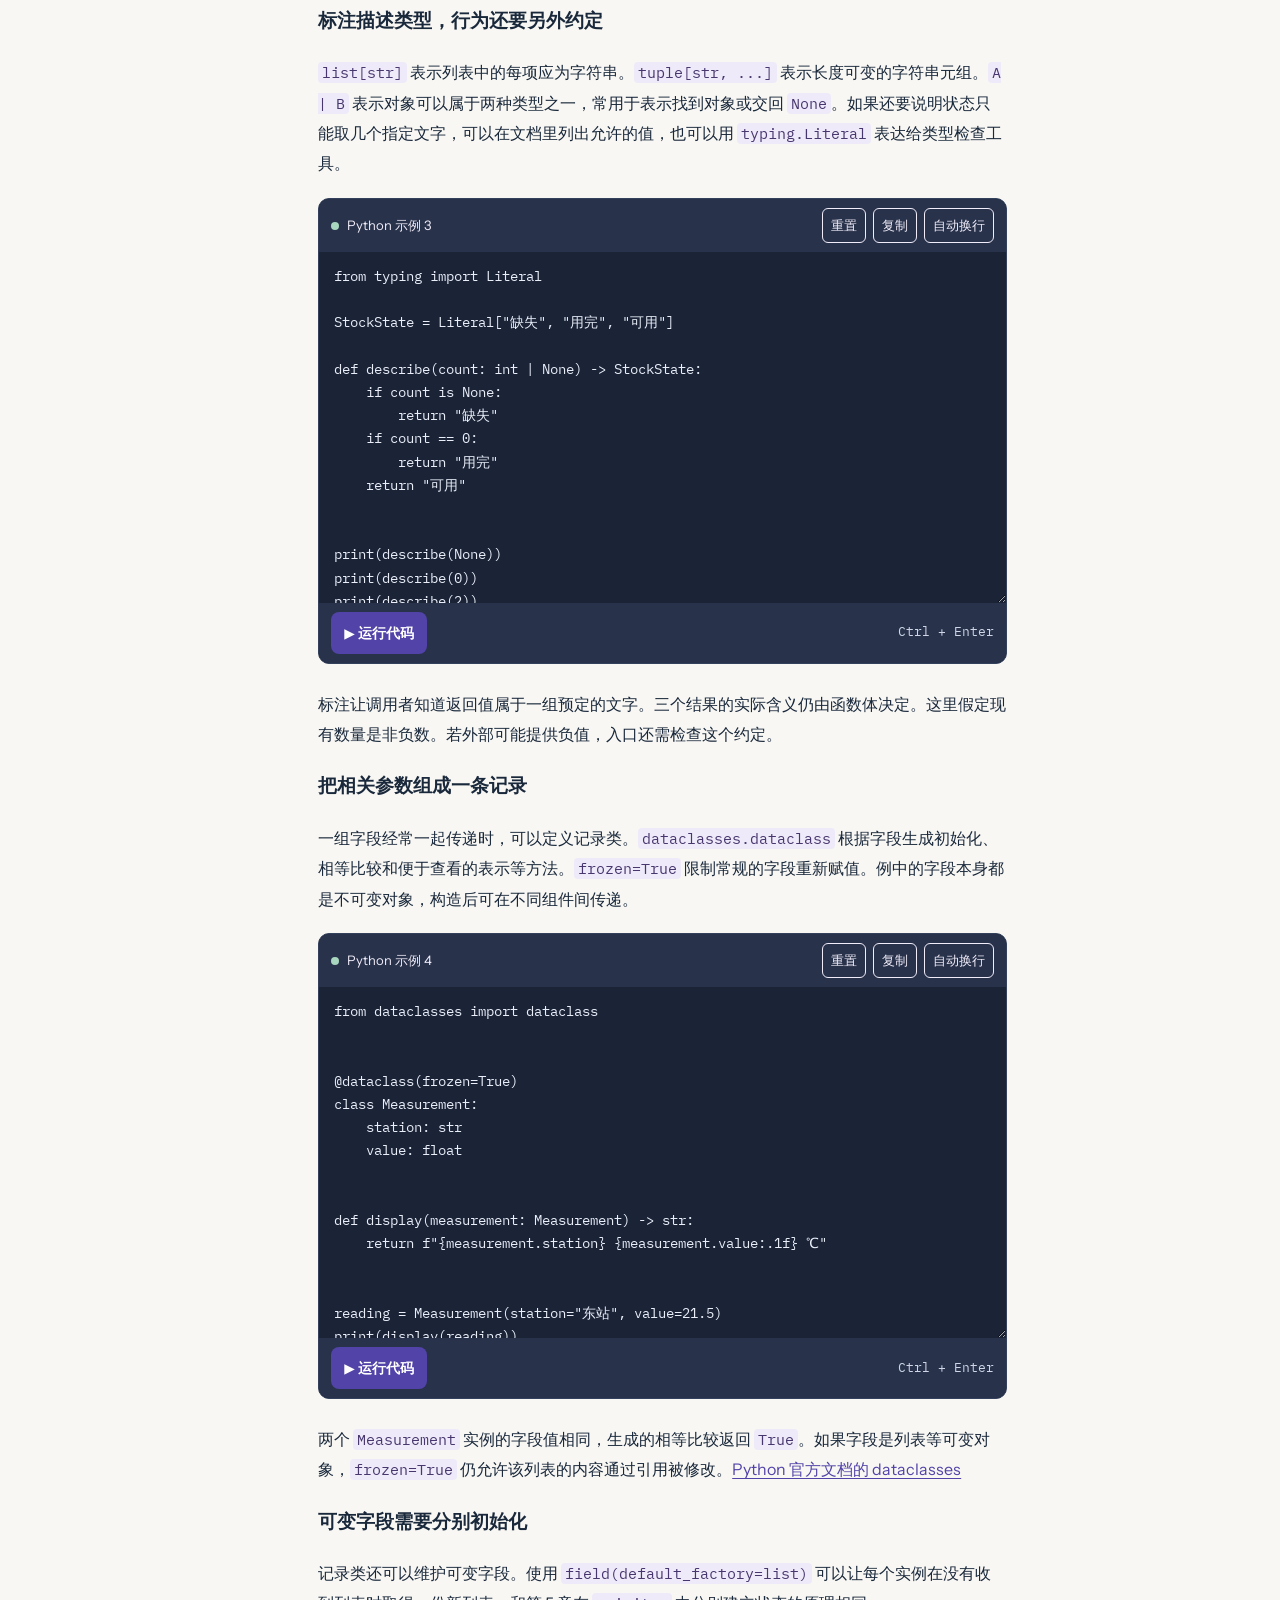
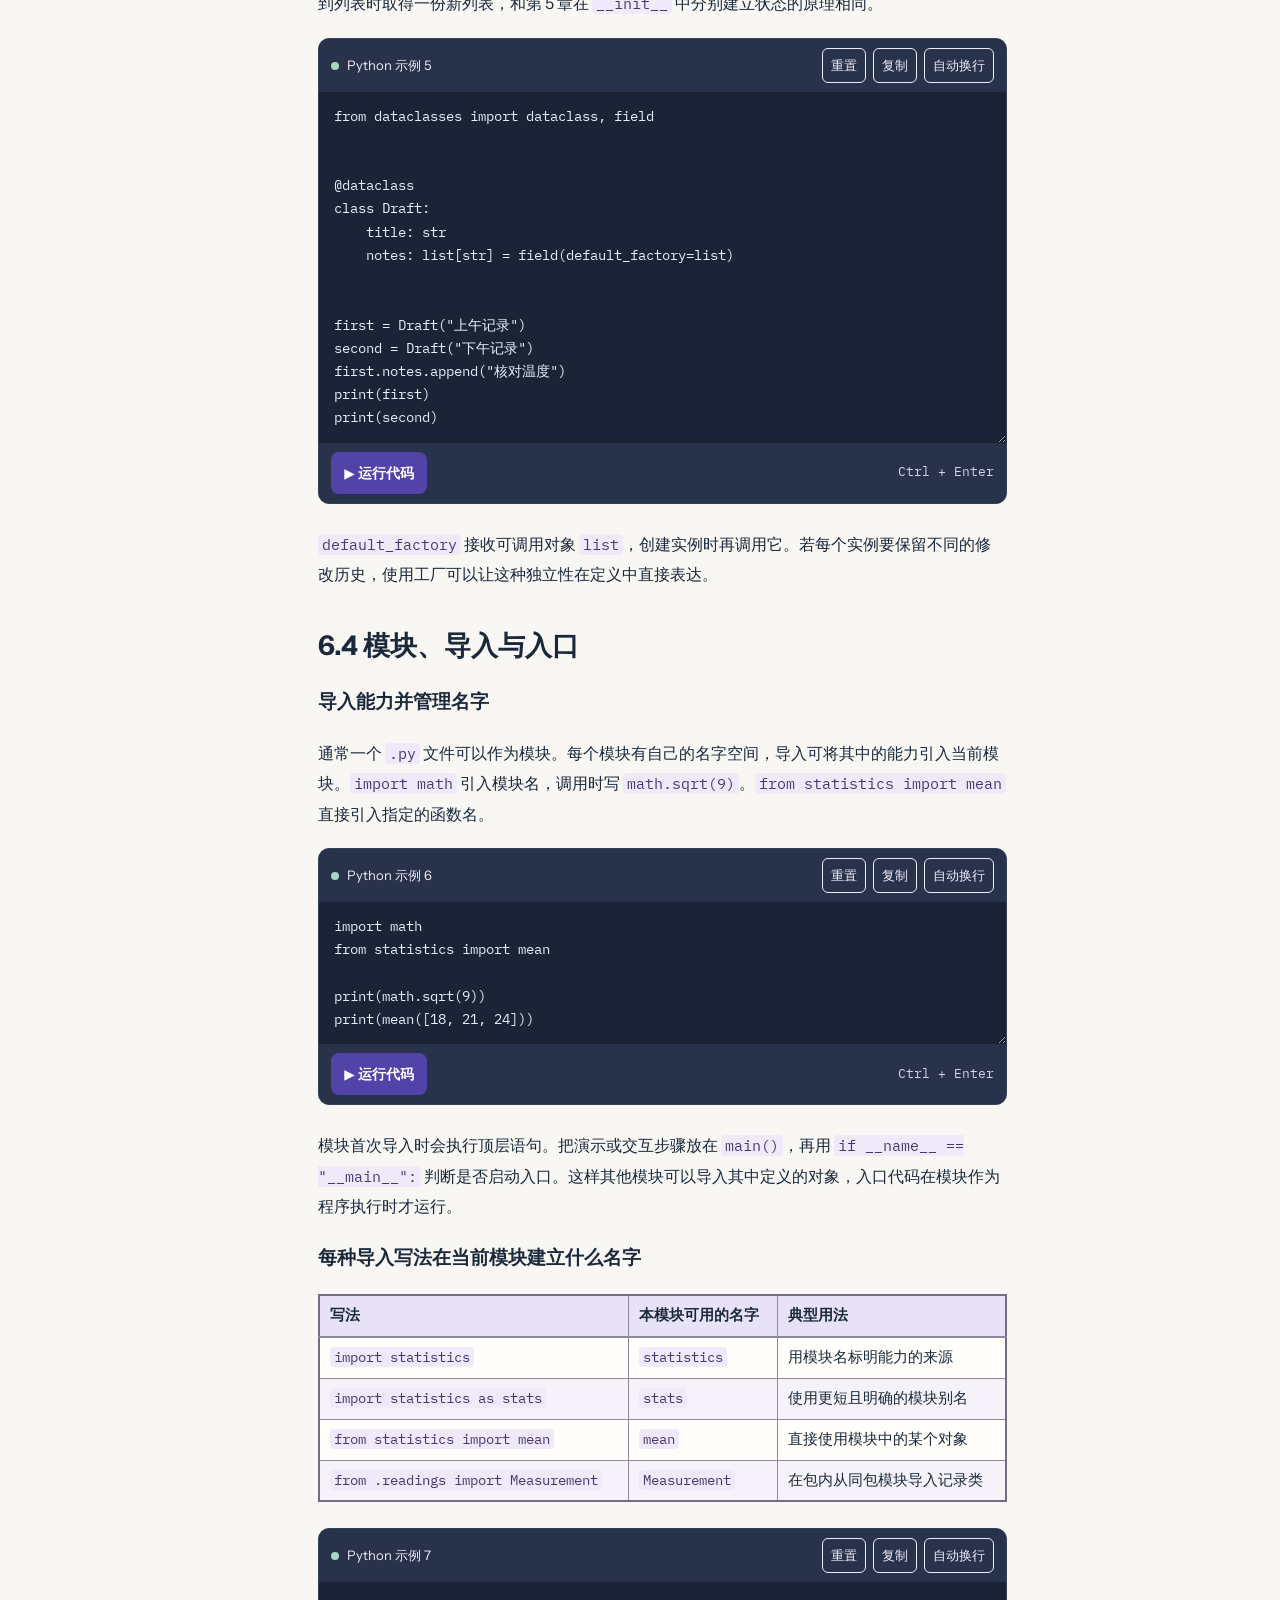
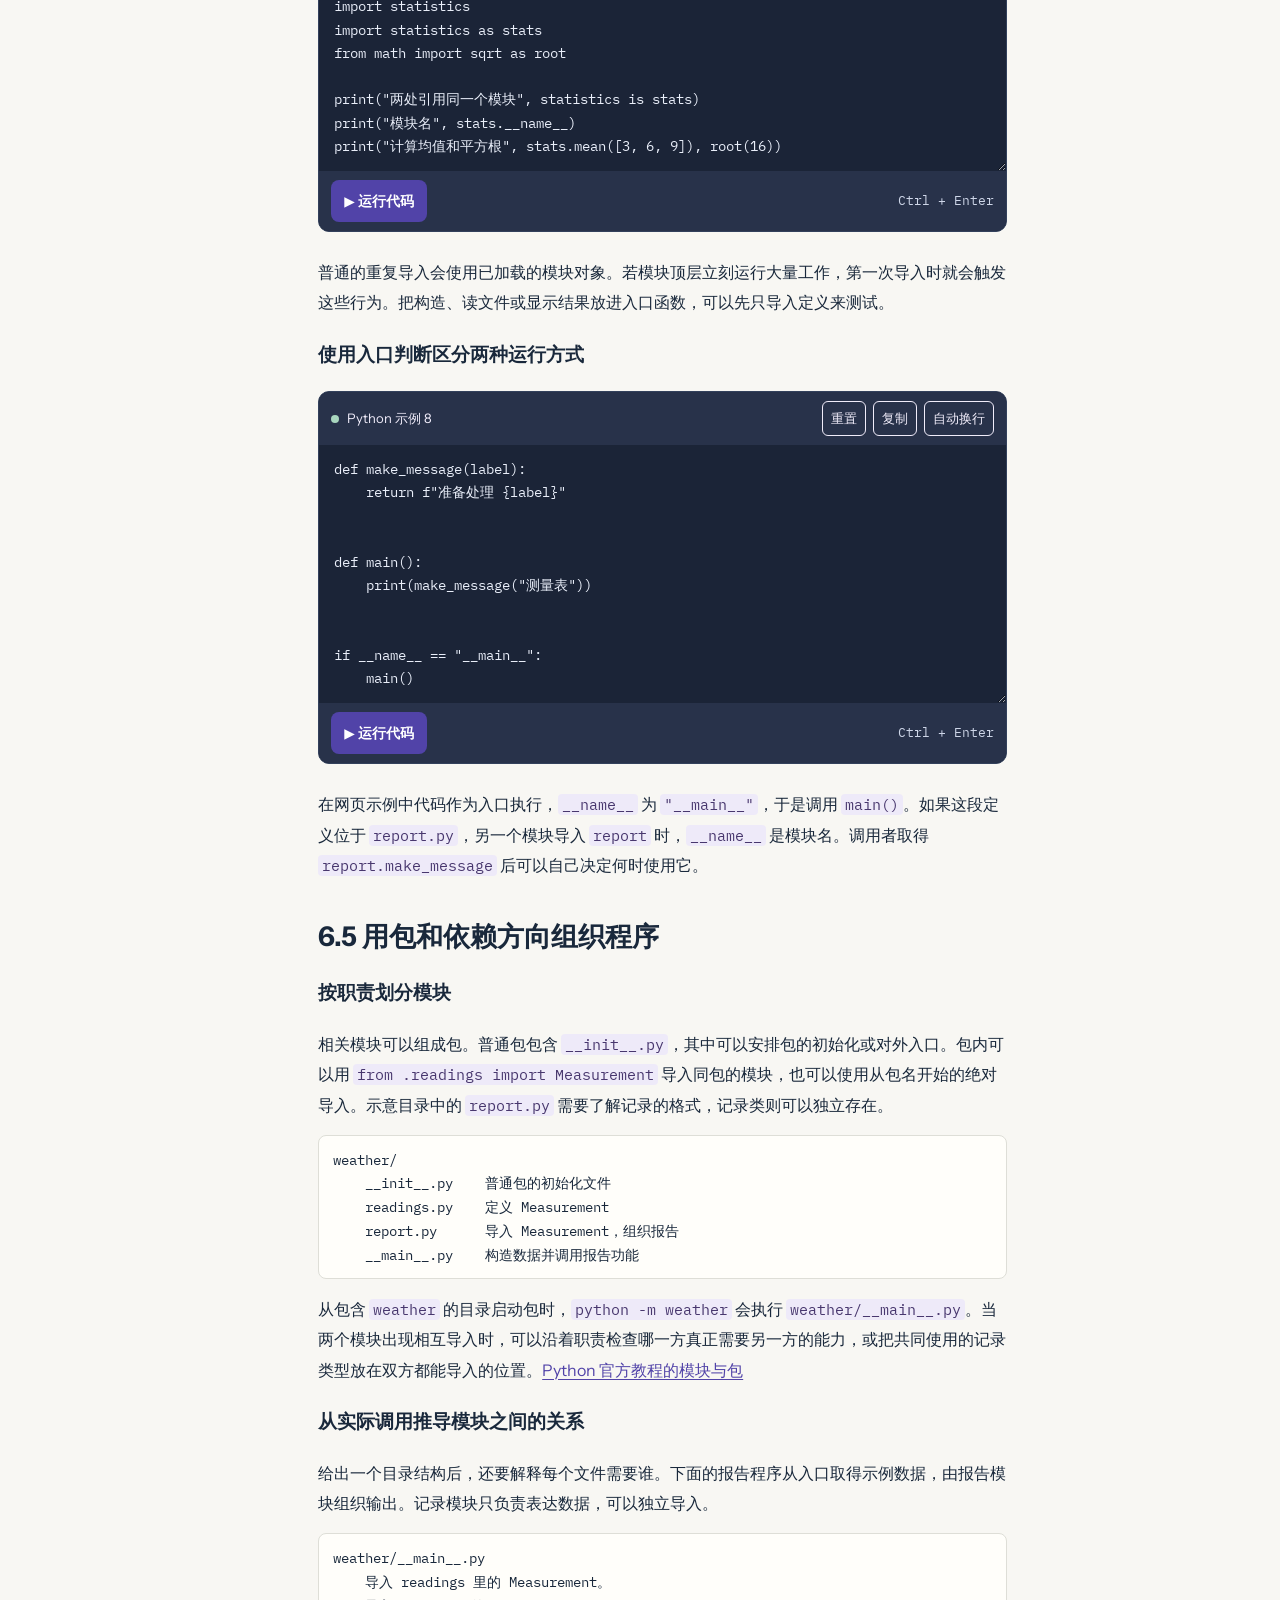
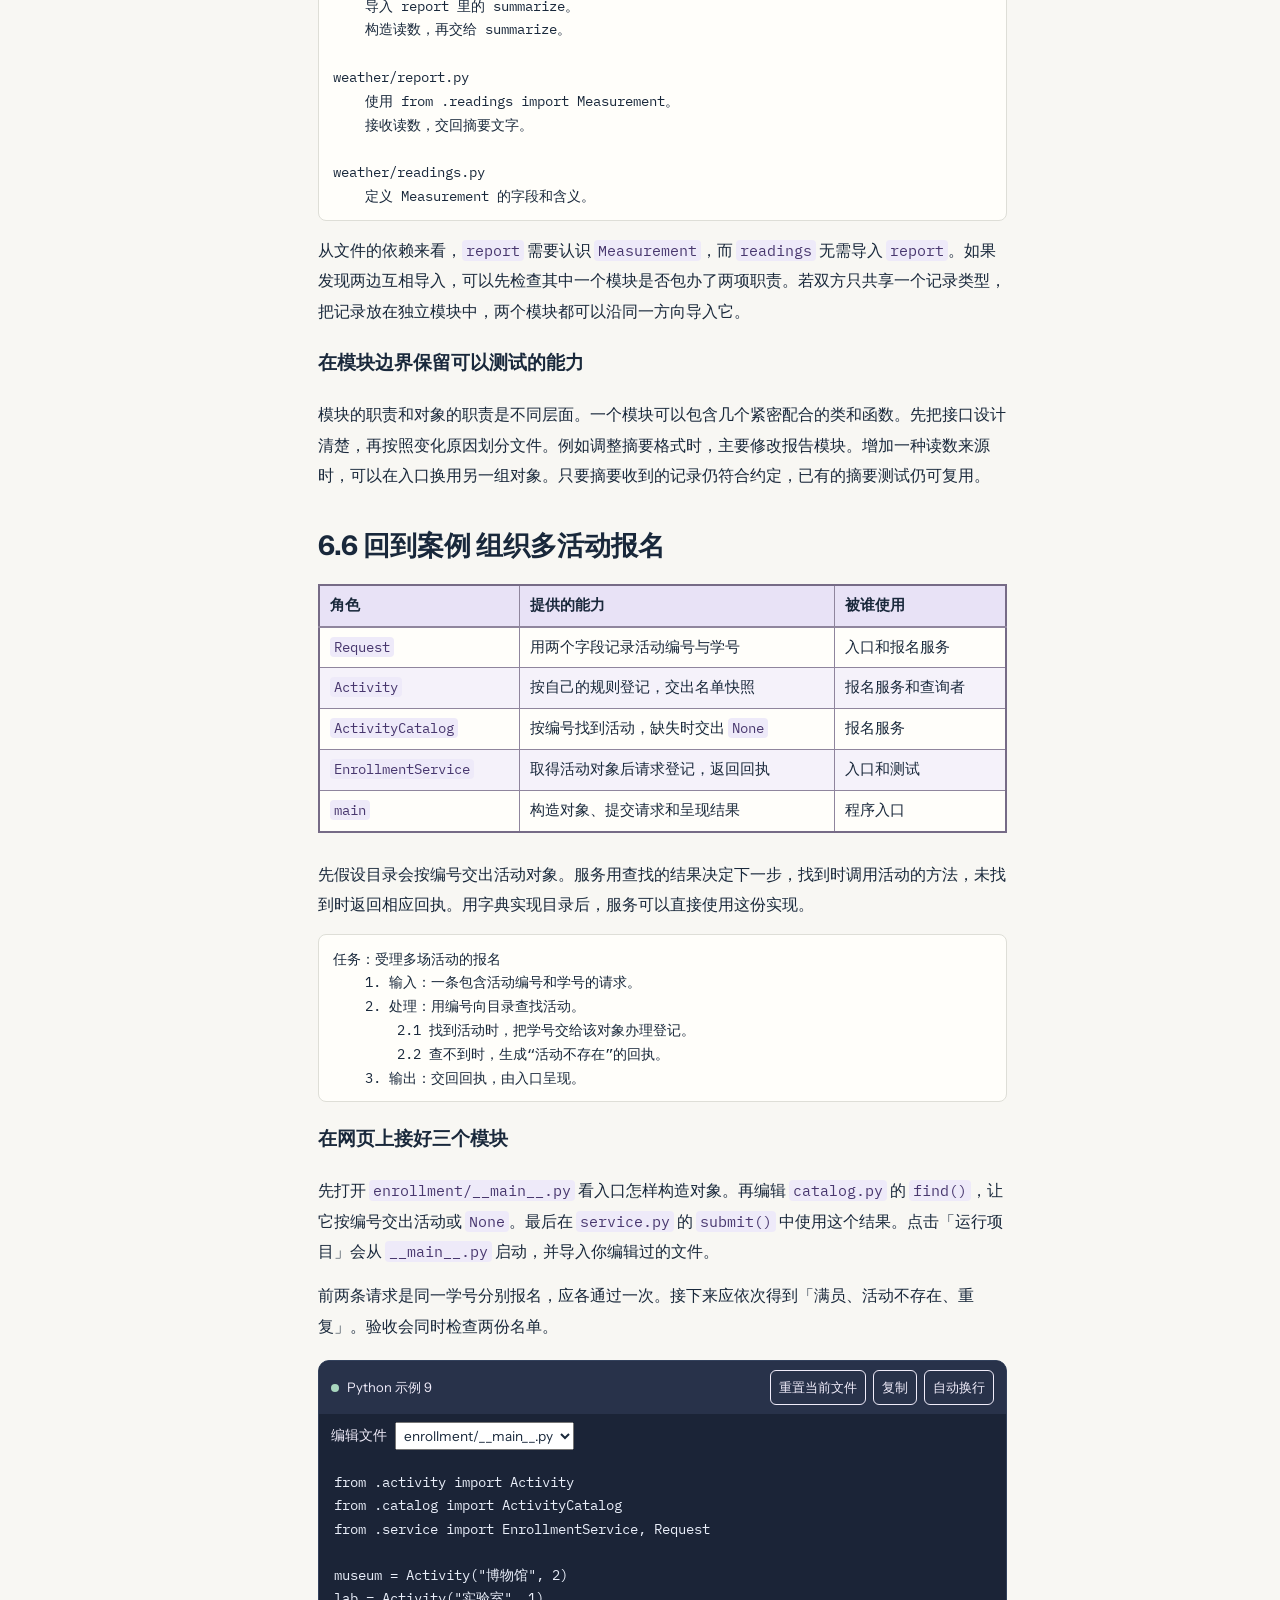
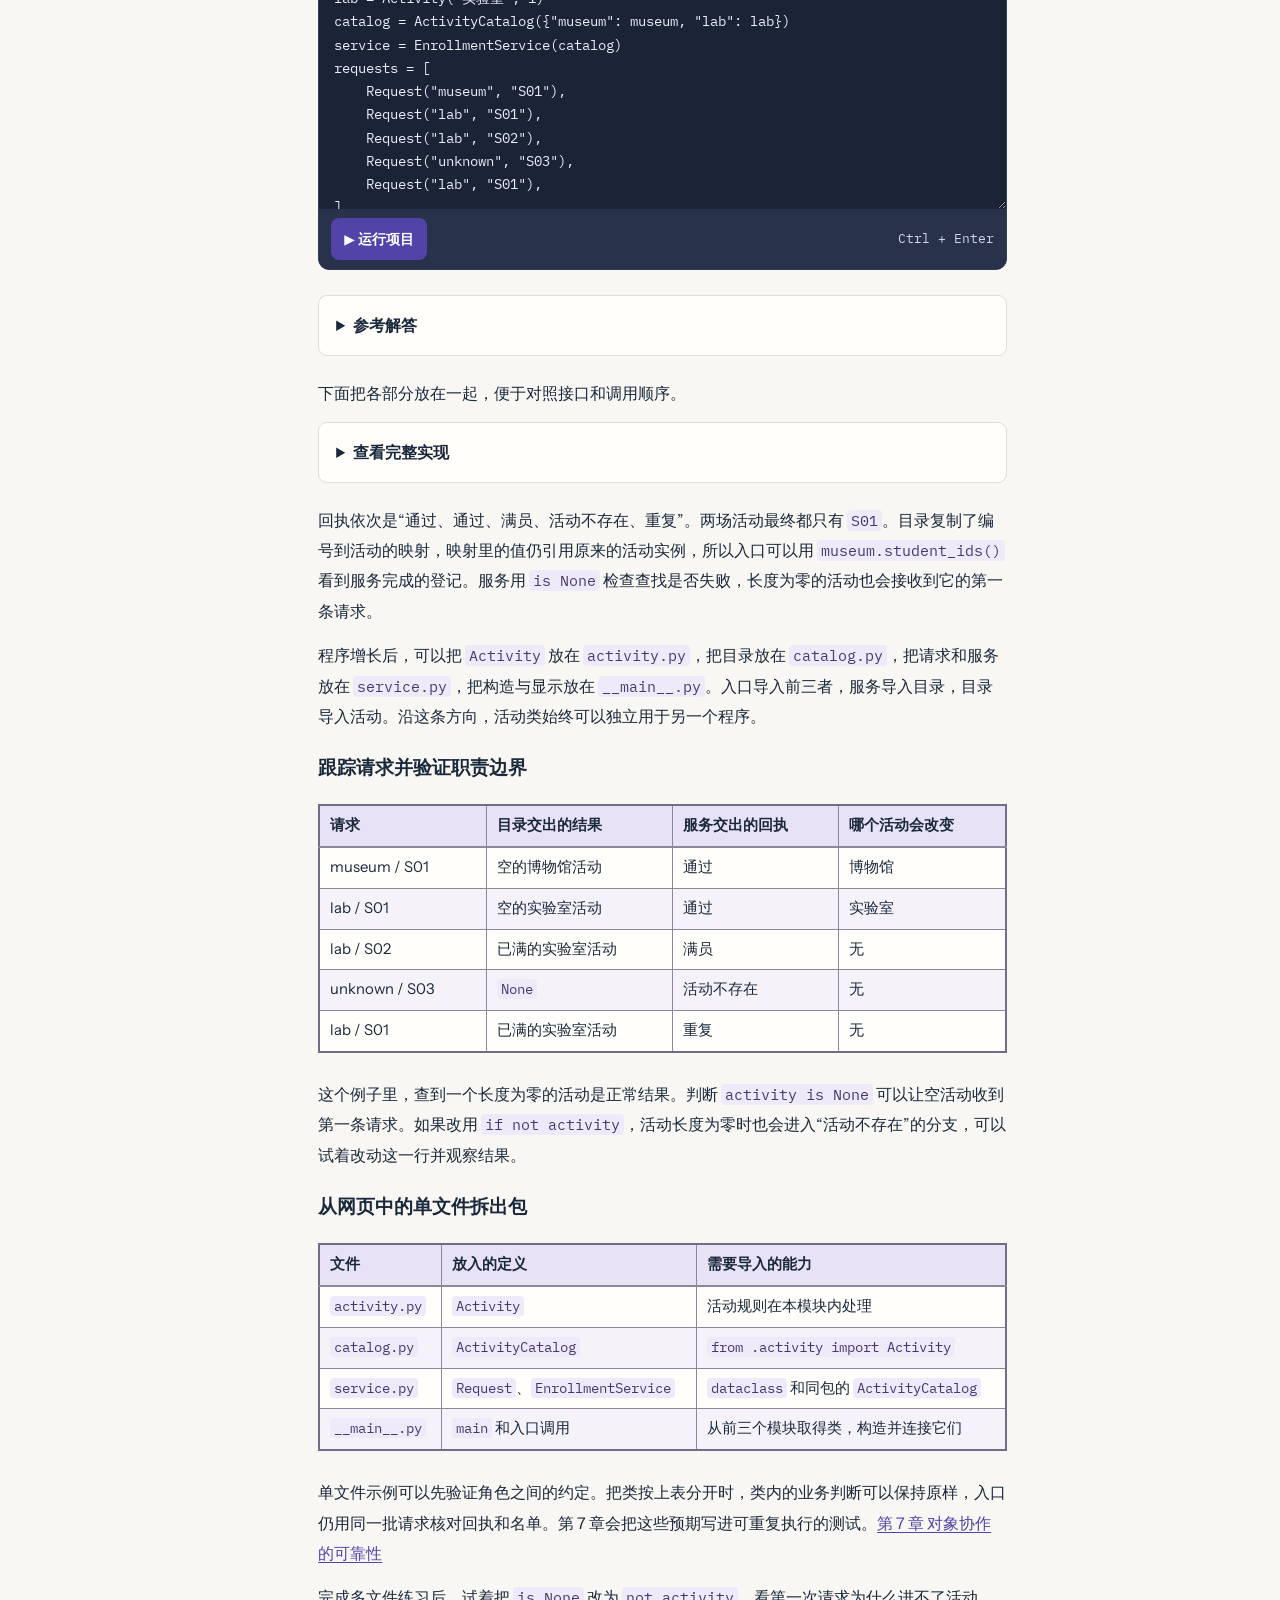
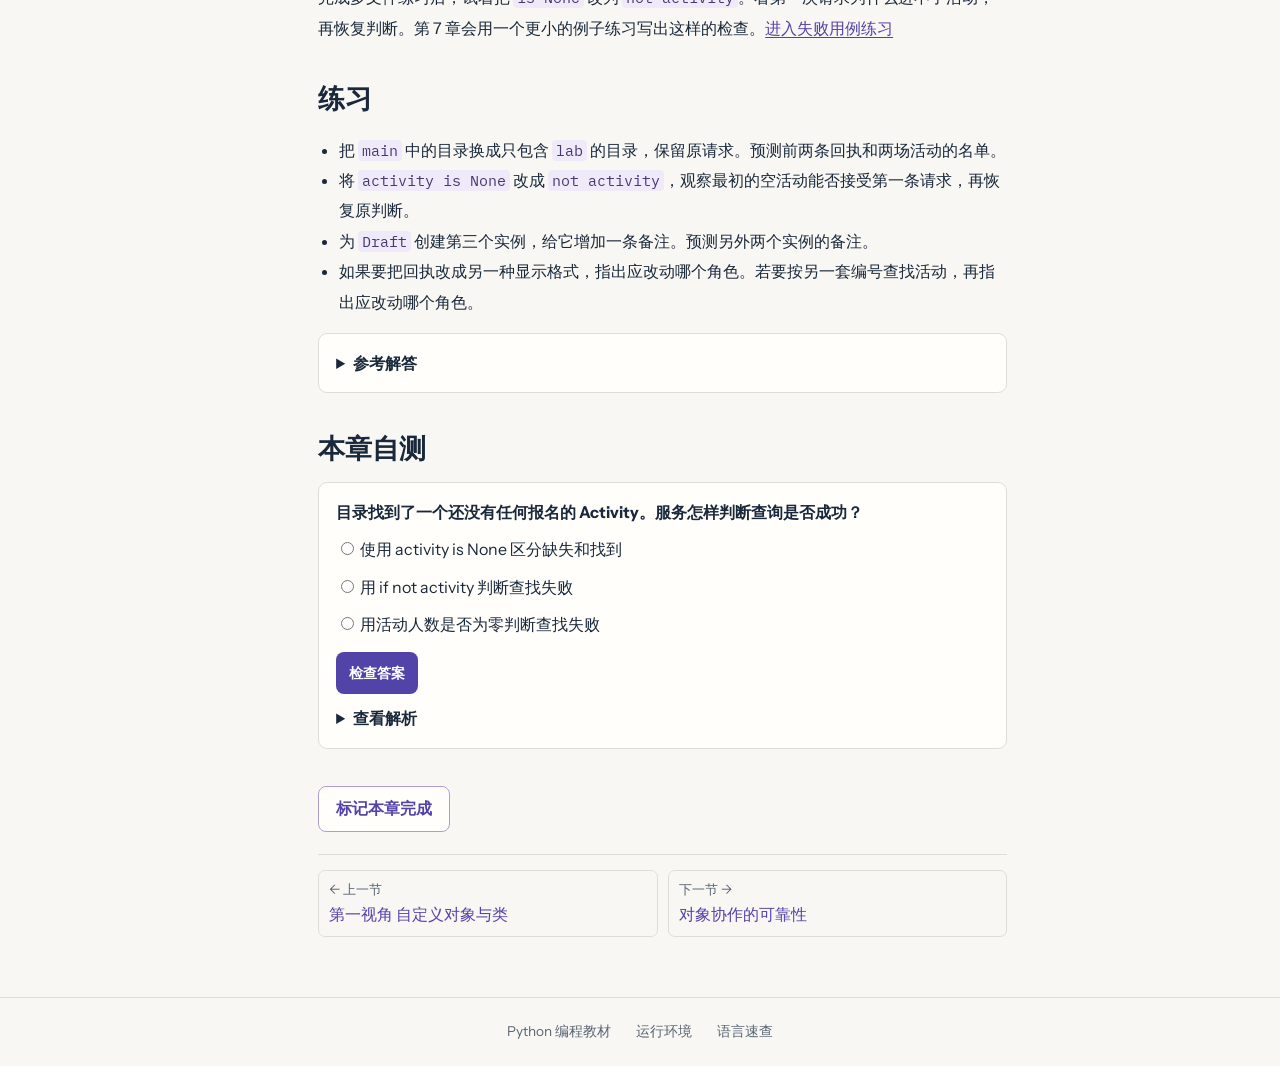
<file: docs/chapter-06.html>
<!doctype html>
<html lang="zh-CN">
<head>
<meta charset="utf-8">
<meta name="viewport" content="width=device-width, initial-scale=1">
<meta name="color-scheme" content="light">
<meta name="description" content="以对象协作和假设三部曲为主线的 Python 编程教材。">
<title>多对象协作与程序组织 · Python 编程</title>
<link rel="stylesheet" href="assets/style.css?v=271b14c33aec">
<script src="assets/site.js?v=3370553bec6f" defer></script>
</head>
<body class="">
<a class="skip" href="#main">跳到正文</a>
<header class="topbar"><div class="top-inner">
<a class="brand" href="index.html"><span aria-hidden="true">Py</span> Python 编程</a>
<nav aria-label="主导航"><a href="index.html#catalog">章节目录</a><a href="chapter-09.html">综合项目</a></nav>
</div></header>

<div class="lesson-layout">
 <aside class="side"><details class="mobile-nav" open><summary>章节目录</summary>
  <nav aria-label="章节目录"><a href="chapter-00.html"><span class="nav-num">序</span><span>对象协作实现问题求解</span><span class="nav-done" data-done="00"></span></a><a href="chapter-01.html"><span class="nav-num">01</span><span>基础数据对象与信息处理</span><span class="nav-done" data-done="01"></span></a><a href="chapter-02.html"><span class="nav-num">02</span><span>容器对象与数据组织</span><span class="nav-done" data-done="02"></span></a><a href="chapter-03.html"><span class="nav-num">03</span><span>对象协作的流程控制</span><span class="nav-done" data-done="03"></span></a><a href="chapter-04.html"><span class="nav-num">04</span><span>第三视角 函数与协作封装</span><span class="nav-done" data-done="04"></span></a><a href="chapter-05.html"><span class="nav-num">05</span><span>第一视角 自定义对象与类</span><span class="nav-done" data-done="05"></span></a><a href="chapter-06.html" aria-current="page"><span class="nav-num">06</span><span>多对象协作与程序组织</span><span class="nav-done" data-done="06"></span></a><a href="chapter-07.html"><span class="nav-num">07</span><span>对象协作的可靠性</span><span class="nav-done" data-done="07"></span></a><a href="chapter-08.html"><span class="nav-num">08</span><span>对象与外部环境的协作</span><span class="nav-done" data-done="08"></span></a><a href="chapter-09.html"><span class="nav-num">09</span><span>综合项目 递归假设驱动的程序构造</span><span class="nav-done" data-done="09"></span></a><a href="chapter-10.html"><span class="nav-num">10</span><span>对象协作系统的复用与演化</span><span class="nav-done" data-done="10"></span></a><a href="chapter-A.html"><span class="nav-num">A</span><span>Python 运行环境与学习工具</span><span class="nav-done" data-done="A"></span></a><a href="chapter-B.html"><span class="nav-num">B</span><span>项目工具链与开发实践</span><span class="nav-done" data-done="B"></span></a><a href="chapter-C.html"><span class="nav-num">C</span><span>语言速查与标准库索引</span><span class="nav-done" data-done="C"></span></a></nav>
 </details></aside>
 <main id="main" class="lesson">
  <header class="lesson-head"><div class="crumb"><a href="index.html#catalog">教材目录</a> <span>›</span> 第 6 章</div>
  <h1>多对象协作与程序组织</h1><p>组织活动查询与报名服务，用接口、类型标注和模块说明各角色怎样协作。</p></header>
  <details class="lesson-contents"><summary>本页目录</summary>
   <nav aria-label="本页目录"><ol><li><a href="#section-1">6.1 收到活动编号后，谁负责找到对象</a></li><li><a href="#section-2">6.2 组合对象与约定接口</a></li><li><a href="#section-3">6.3 用类型标注和记录对象传递信息</a></li><li><a href="#section-4">6.4 模块、导入与入口</a></li><li><a href="#section-5">6.5 用包和依赖方向组织程序</a></li><li><a href="#section-6">6.6 回到案例 组织多活动报名</a></li><li><a href="#section-7">练习</a></li><li><a href="#section-8">本章自测</a></li></ol></nav>
  </details>
  <article><h2 id="section-1">6.1 收到活动编号后，谁负责找到对象</h2>
<p>第 5 章可以直接拿着 <code>museum</code> 或 <code>lab</code> 对象办理报名。真正收到的请求通常只有活动编号和学号，例如 <code>(&quot;museum&quot;, &quot;S01&quot;)</code>。程序要先把编号对应到活动，再请该活动决定是否接受请求。</p>
<ul><li>输入是若干已开放的活动，以及包含活动编号和学号的报名请求。</li><li>找到活动时，沿用活动自己的空学号、重复和容量规则。找不到活动时，返回“活动不存在”。</li><li>输出是每次请求的回执。查询未知编号后，已有活动的名单应保持原样。</li></ul>
<p>从接收请求到给出回执，中间有查找、更新状态和呈现结果几项工作。把这些工作分给不同角色，才能独立调整查询方式或展示方式。</p>
<p>这项任务还有两种不同的变化。活动规则可能增加一个资格条件，查找方式则可能从字典换成别的来源。先分清哪些结果需要跨过职责边界，再决定由谁持有数据、由谁组织调用。</p>
<h2 id="section-2">6.2 组合对象与约定接口</h2>
<p>当一个对象持有另一个对象并通过其公开操作完成一部分工作，就形成了对象组合。例如，一个补货检查器接收库存查询对象。它只需知道查询操作的名字、需要提供的参数、会交出的结果。创建检查器时把所需对象传进去，就可以让调用者选择它使用哪一份库存数据。</p>

<section class="playground" aria-label="Python 示例 1" data-draft="example-1-e96157757584">
  <div class="editor-bar">
    <span><i></i> Python 示例 1</span>
    <div><button class="quiet" type="button" data-reset hidden>重置</button>
    <button class="quiet" type="button" data-copy hidden>复制</button>
    <button class="quiet" type="button" data-wrap aria-pressed="false" hidden>自动换行</button></div>
  </div>
  <textarea aria-label="Python 示例 1 代码" rows="14" wrap="off"
    data-code-file="" spellcheck="false" autocapitalize="off" autocomplete="off">class Stock:
    def __init__(self, quantities: dict[str, int]):
        self._quantities = dict(quantities)

    def quantity(self, code: str) -&gt; int | None:
        return self._quantities.get(code)


class ReorderCheck:
    def __init__(self, stock: Stock, minimum: int):
        self._stock = stock
        self._minimum = minimum

    def check(self, code: str) -&gt; str:
        quantity = self._stock.quantity(code)
        if quantity is None:
            return &quot;无此货品&quot;
        if quantity &lt; self._minimum:
            return &quot;需要补货&quot;
        return &quot;库存足够&quot;


check = ReorderCheck(Stock({&quot;P1&quot;: 0, &quot;P2&quot;: 8}), minimum=3)
for code in [&quot;P1&quot;, &quot;P2&quot;, &quot;P3&quot;]:
    print(code, check.check(code))</textarea>
  <div class="runner-bar" hidden>
    <button class="primary small" type="button" data-run>▶ 运行代码</button>
    <button class="quiet" type="button" data-stop hidden>停止</button>
    <span class="draft-status" data-draft-status role="status"></span>
    <span class="run-shortcut">Ctrl + Enter</span>
  </div>
  <pre class="output" aria-live="polite" aria-label="运行输出" hidden></pre>
</section>

<p><code>quantity</code> 的接口约定是接收货品编号，返回非负整数，找不到时返回 <code>None</code>。检查器拿到 0 时会继续判断是否补货，拿到 <code>None</code> 时直接返回“无此货品”。使用接口时，除了记住方法名，还要明确如何解释返回值、调用是否改变状态、什么情况需要报告失败。</p>
<p>依赖方向可以沿着调用关系看出。检查器请求库存对象提供数量，库存对象可以独立使用。测试时可以构造一份只有一两项的库存，覆盖零库存、正常库存和未知编号。</p>
<h3>先定职责，再定交接方式</h3>
<div class="lesson-table"><table><thead><tr><th scope="col">要明确的内容</th><th scope="col">用库存查找举例</th></tr></thead><tbody><tr><td>谁持有原始数据</td><td>库存对象持有编号和数量的映射</td></tr><tr><td>谁发出请求</td><td>补货检查器传入一个编号</td></tr><tr><td>成功时交出什么</td><td>一个非负整数，可能为零</td></tr><tr><td>找不到时怎样表示</td><td>交出 <code>None</code></td></tr><tr><td>调用有没有影响</td><td>查询只读，补货决定由检查器计算</td></tr></tbody></table></div>
<p>若让检查器直接读库存对象的内部字典，字典字段一改，检查器就得跟着改。经由 <code>quantity()</code> 交接时，双方只依赖数量和缺失值的含义。库存对象也可以由多个检查器共享，每个检查器保留自己的补货阈值。</p>
<h3>构造时提供需要的对象</h3>
<p>下面用很小的数据演示同一个控制器怎样换用不同的计数对象。两个控制器由调用处分别构造，所以可以验证不同初始状态。以后同一个计数器也可以用于其他任务。</p>

<section class="playground" aria-label="Python 示例 2" data-draft="example-2-e7d49979b89b">
  <div class="editor-bar">
    <span><i></i> Python 示例 2</span>
    <div><button class="quiet" type="button" data-reset hidden>重置</button>
    <button class="quiet" type="button" data-copy hidden>复制</button>
    <button class="quiet" type="button" data-wrap aria-pressed="false" hidden>自动换行</button></div>
  </div>
  <textarea aria-label="Python 示例 2 代码" rows="14" wrap="off"
    data-code-file="" spellcheck="false" autocapitalize="off" autocomplete="off">class Meter:
    def __init__(self, total):
        self.total = total

    def read(self):
        return self.total


class ThresholdAlert:
    def __init__(self, meter, threshold):
        self._meter = meter
        self._threshold = threshold

    def exceeded(self):
        return self._meter.read() &gt;= self._threshold


normal = ThresholdAlert(Meter(3), 5)
at_boundary = ThresholdAlert(Meter(5), 5)
print(&quot;低于阈值&quot;, normal.exceeded())
print(&quot;刚好到阈值&quot;, at_boundary.exceeded())</textarea>
  <div class="runner-bar" hidden>
    <button class="primary small" type="button" data-run>▶ 运行代码</button>
    <button class="quiet" type="button" data-stop hidden>停止</button>
    <span class="draft-status" data-draft-status role="status"></span>
    <span class="run-shortcut">Ctrl + Enter</span>
  </div>
  <pre class="output" aria-live="polite" aria-label="运行输出" hidden></pre>
</section>

<p>可以沿着“控制器调用计数器”画出依赖方向。计数器不需要知道谁在读取它。把所需对象在构造时传入，读代码的人就能找到它的来源，测试也能准备特定状态。</p>
<h2 id="section-3">6.3 用类型标注和记录对象传递信息</h2>
<h3>读懂接口上的类型标注</h3>
<div class="lesson-table"><table><thead><tr><th scope="col">标注</th><th scope="col">表达的约定</th><th scope="col">使用位置</th></tr></thead><tbody><tr><td><code>code: str</code></td><td>参数应为字符串</td><td>根据编号查找</td></tr><tr><td><code>dict[str, int]</code></td><td>字典的键是字符串，值是整数</td><td>记录各项库存</td></tr><tr><td><code>int | None</code></td><td>结果是整数或缺失值</td><td>查找可能没有结果</td></tr><tr><td><code>-&gt; str</code></td><td>函数交出字符串</td><td>生成一条检查结论</td></tr><tr><td><code>-&gt; None</code></td><td>函数没有需要调用者使用的返回值</td><td>更新状态或发送输出</td></tr></tbody></table></div>
<p>类型标注帮助读代码的人、编辑器和静态检查工具理解接口。普通调用不会因为写了标注就自动检查或转换实参。诸如整数必须非负、字符串必须非空，仍要通过校验和文档表达。<a href="https://docs.python.org/3.12/library/typing.html">Python 官方文档的类型标注</a></p>
<h3>标注描述类型，行为还要另外约定</h3>
<p><code>list[str]</code> 表示列表中的每项应为字符串。<code>tuple[str, ...]</code> 表示长度可变的字符串元组。<code>A | B</code> 表示对象可以属于两种类型之一，常用于表示找到对象或交回 <code>None</code>。如果还要说明状态只能取几个指定文字，可以在文档里列出允许的值，也可以用 <code>typing.Literal</code> 表达给类型检查工具。</p>

<section class="playground" aria-label="Python 示例 3" data-draft="example-3-ea68eb410dd0">
  <div class="editor-bar">
    <span><i></i> Python 示例 3</span>
    <div><button class="quiet" type="button" data-reset hidden>重置</button>
    <button class="quiet" type="button" data-copy hidden>复制</button>
    <button class="quiet" type="button" data-wrap aria-pressed="false" hidden>自动换行</button></div>
  </div>
  <textarea aria-label="Python 示例 3 代码" rows="14" wrap="off"
    data-code-file="" spellcheck="false" autocapitalize="off" autocomplete="off">from typing import Literal

StockState = Literal[&quot;缺失&quot;, &quot;用完&quot;, &quot;可用&quot;]

def describe(count: int | None) -&gt; StockState:
    if count is None:
        return &quot;缺失&quot;
    if count == 0:
        return &quot;用完&quot;
    return &quot;可用&quot;


print(describe(None))
print(describe(0))
print(describe(2))</textarea>
  <div class="runner-bar" hidden>
    <button class="primary small" type="button" data-run>▶ 运行代码</button>
    <button class="quiet" type="button" data-stop hidden>停止</button>
    <span class="draft-status" data-draft-status role="status"></span>
    <span class="run-shortcut">Ctrl + Enter</span>
  </div>
  <pre class="output" aria-live="polite" aria-label="运行输出" hidden></pre>
</section>

<p>标注让调用者知道返回值属于一组预定的文字。三个结果的实际含义仍由函数体决定。这里假定现有数量是非负数。若外部可能提供负值，入口还需检查这个约定。</p>
<h3>把相关参数组成一条记录</h3>
<p>一组字段经常一起传递时，可以定义记录类。<code>dataclasses.dataclass</code> 根据字段生成初始化、相等比较和便于查看的表示等方法。<code>frozen=True</code> 限制常规的字段重新赋值。例中的字段本身都是不可变对象，构造后可在不同组件间传递。</p>

<section class="playground" aria-label="Python 示例 4" data-draft="example-4-c6521e4d2566">
  <div class="editor-bar">
    <span><i></i> Python 示例 4</span>
    <div><button class="quiet" type="button" data-reset hidden>重置</button>
    <button class="quiet" type="button" data-copy hidden>复制</button>
    <button class="quiet" type="button" data-wrap aria-pressed="false" hidden>自动换行</button></div>
  </div>
  <textarea aria-label="Python 示例 4 代码" rows="14" wrap="off"
    data-code-file="" spellcheck="false" autocapitalize="off" autocomplete="off">from dataclasses import dataclass


@dataclass(frozen=True)
class Measurement:
    station: str
    value: float


def display(measurement: Measurement) -&gt; str:
    return f&quot;{measurement.station} {measurement.value:.1f} ℃&quot;


reading = Measurement(station=&quot;东站&quot;, value=21.5)
print(display(reading))
print(reading == Measurement(&quot;东站&quot;, 21.5))</textarea>
  <div class="runner-bar" hidden>
    <button class="primary small" type="button" data-run>▶ 运行代码</button>
    <button class="quiet" type="button" data-stop hidden>停止</button>
    <span class="draft-status" data-draft-status role="status"></span>
    <span class="run-shortcut">Ctrl + Enter</span>
  </div>
  <pre class="output" aria-live="polite" aria-label="运行输出" hidden></pre>
</section>

<p>两个 <code>Measurement</code> 实例的字段值相同，生成的相等比较返回 <code>True</code>。如果字段是列表等可变对象，<code>frozen=True</code> 仍允许该列表的内容通过引用被修改。<a href="https://docs.python.org/3.12/library/dataclasses.html">Python 官方文档的 dataclasses</a></p>
<h3>可变字段需要分别初始化</h3>
<p>记录类还可以维护可变字段。使用 <code>field(default_factory=list)</code> 可以让每个实例在没有收到列表时取得一份新列表，和第 5 章在 <code>__init__</code> 中分别建立状态的原理相同。</p>

<section class="playground" aria-label="Python 示例 5" data-draft="example-5-4b8d9fce07c6">
  <div class="editor-bar">
    <span><i></i> Python 示例 5</span>
    <div><button class="quiet" type="button" data-reset hidden>重置</button>
    <button class="quiet" type="button" data-copy hidden>复制</button>
    <button class="quiet" type="button" data-wrap aria-pressed="false" hidden>自动换行</button></div>
  </div>
  <textarea aria-label="Python 示例 5 代码" rows="14" wrap="off"
    data-code-file="" spellcheck="false" autocapitalize="off" autocomplete="off">from dataclasses import dataclass, field


@dataclass
class Draft:
    title: str
    notes: list[str] = field(default_factory=list)


first = Draft(&quot;上午记录&quot;)
second = Draft(&quot;下午记录&quot;)
first.notes.append(&quot;核对温度&quot;)
print(first)
print(second)</textarea>
  <div class="runner-bar" hidden>
    <button class="primary small" type="button" data-run>▶ 运行代码</button>
    <button class="quiet" type="button" data-stop hidden>停止</button>
    <span class="draft-status" data-draft-status role="status"></span>
    <span class="run-shortcut">Ctrl + Enter</span>
  </div>
  <pre class="output" aria-live="polite" aria-label="运行输出" hidden></pre>
</section>

<p><code>default_factory</code> 接收可调用对象 <code>list</code>，创建实例时再调用它。若每个实例要保留不同的修改历史，使用工厂可以让这种独立性在定义中直接表达。</p>
<h2 id="section-4">6.4 模块、导入与入口</h2>
<h3>导入能力并管理名字</h3>
<p>通常一个 <code>.py</code> 文件可以作为模块。每个模块有自己的名字空间，导入可将其中的能力引入当前模块。<code>import math</code> 引入模块名，调用时写 <code>math.sqrt(9)</code>。<code>from statistics import mean</code> 直接引入指定的函数名。</p>

<section class="playground" aria-label="Python 示例 6" data-draft="example-6-587def10a0f4">
  <div class="editor-bar">
    <span><i></i> Python 示例 6</span>
    <div><button class="quiet" type="button" data-reset hidden>重置</button>
    <button class="quiet" type="button" data-copy hidden>复制</button>
    <button class="quiet" type="button" data-wrap aria-pressed="false" hidden>自动换行</button></div>
  </div>
  <textarea aria-label="Python 示例 6 代码" rows="5" wrap="off"
    data-code-file="" spellcheck="false" autocapitalize="off" autocomplete="off">import math
from statistics import mean

print(math.sqrt(9))
print(mean([18, 21, 24]))</textarea>
  <div class="runner-bar" hidden>
    <button class="primary small" type="button" data-run>▶ 运行代码</button>
    <button class="quiet" type="button" data-stop hidden>停止</button>
    <span class="draft-status" data-draft-status role="status"></span>
    <span class="run-shortcut">Ctrl + Enter</span>
  </div>
  <pre class="output" aria-live="polite" aria-label="运行输出" hidden></pre>
</section>

<p>模块首次导入时会执行顶层语句。把演示或交互步骤放在 <code>main()</code>，再用 <code>if __name__ == &quot;__main__&quot;:</code> 判断是否启动入口。这样其他模块可以导入其中定义的对象，入口代码在模块作为程序执行时才运行。</p>
<h3>每种导入写法在当前模块建立什么名字</h3>
<div class="lesson-table"><table><thead><tr><th scope="col">写法</th><th scope="col">本模块可用的名字</th><th scope="col">典型用法</th></tr></thead><tbody><tr><td><code>import statistics</code></td><td><code>statistics</code></td><td>用模块名标明能力的来源</td></tr><tr><td><code>import statistics as stats</code></td><td><code>stats</code></td><td>使用更短且明确的模块别名</td></tr><tr><td><code>from statistics import mean</code></td><td><code>mean</code></td><td>直接使用模块中的某个对象</td></tr><tr><td><code>from .readings import Measurement</code></td><td><code>Measurement</code></td><td>在包内从同包模块导入记录类</td></tr></tbody></table></div>

<section class="playground" aria-label="Python 示例 7" data-draft="example-7-eaf477ceb96a">
  <div class="editor-bar">
    <span><i></i> Python 示例 7</span>
    <div><button class="quiet" type="button" data-reset hidden>重置</button>
    <button class="quiet" type="button" data-copy hidden>复制</button>
    <button class="quiet" type="button" data-wrap aria-pressed="false" hidden>自动换行</button></div>
  </div>
  <textarea aria-label="Python 示例 7 代码" rows="7" wrap="off"
    data-code-file="" spellcheck="false" autocapitalize="off" autocomplete="off">import statistics
import statistics as stats
from math import sqrt as root

print(&quot;两处引用同一个模块&quot;, statistics is stats)
print(&quot;模块名&quot;, stats.__name__)
print(&quot;计算均值和平方根&quot;, stats.mean([3, 6, 9]), root(16))</textarea>
  <div class="runner-bar" hidden>
    <button class="primary small" type="button" data-run>▶ 运行代码</button>
    <button class="quiet" type="button" data-stop hidden>停止</button>
    <span class="draft-status" data-draft-status role="status"></span>
    <span class="run-shortcut">Ctrl + Enter</span>
  </div>
  <pre class="output" aria-live="polite" aria-label="运行输出" hidden></pre>
</section>

<p>普通的重复导入会使用已加载的模块对象。若模块顶层立刻运行大量工作，第一次导入时就会触发这些行为。把构造、读文件或显示结果放进入口函数，可以先只导入定义来测试。</p>
<h3>使用入口判断区分两种运行方式</h3>

<section class="playground" aria-label="Python 示例 8" data-draft="example-8-d66dd2c15cda">
  <div class="editor-bar">
    <span><i></i> Python 示例 8</span>
    <div><button class="quiet" type="button" data-reset hidden>重置</button>
    <button class="quiet" type="button" data-copy hidden>复制</button>
    <button class="quiet" type="button" data-wrap aria-pressed="false" hidden>自动换行</button></div>
  </div>
  <textarea aria-label="Python 示例 8 代码" rows="10" wrap="off"
    data-code-file="" spellcheck="false" autocapitalize="off" autocomplete="off">def make_message(label):
    return f&quot;准备处理 {label}&quot;


def main():
    print(make_message(&quot;测量表&quot;))


if __name__ == &quot;__main__&quot;:
    main()</textarea>
  <div class="runner-bar" hidden>
    <button class="primary small" type="button" data-run>▶ 运行代码</button>
    <button class="quiet" type="button" data-stop hidden>停止</button>
    <span class="draft-status" data-draft-status role="status"></span>
    <span class="run-shortcut">Ctrl + Enter</span>
  </div>
  <pre class="output" aria-live="polite" aria-label="运行输出" hidden></pre>
</section>

<p>在网页示例中代码作为入口执行，<code>__name__</code> 为 <code>&quot;__main__&quot;</code>，于是调用 <code>main()</code>。如果这段定义位于 <code>report.py</code>，另一个模块导入 <code>report</code> 时，<code>__name__</code> 是模块名。调用者取得 <code>report.make_message</code> 后可以自己决定何时使用它。</p>
<h2 id="section-5">6.5 用包和依赖方向组织程序</h2>
<h3>按职责划分模块</h3>
<p>相关模块可以组成包。普通包包含 <code>__init__.py</code>，其中可以安排包的初始化或对外入口。包内可以用 <code>from .readings import Measurement</code> 导入同包的模块，也可以使用从包名开始的绝对导入。示意目录中的 <code>report.py</code> 需要了解记录的格式，记录类则可以独立存在。</p>
<pre class="listing">weather/
    __init__.py    普通包的初始化文件
    readings.py    定义 Measurement
    report.py      导入 Measurement，组织报告
    __main__.py    构造数据并调用报告功能</pre>
<p>从包含 <code>weather</code> 的目录启动包时，<code>python -m weather</code> 会执行 <code>weather/__main__.py</code>。当两个模块出现相互导入时，可以沿着职责检查哪一方真正需要另一方的能力，或把共同使用的记录类型放在双方都能导入的位置。<a href="https://docs.python.org/3.12/tutorial/modules.html">Python 官方教程的模块与包</a></p>
<h3>从实际调用推导模块之间的关系</h3>
<p>给出一个目录结构后，还要解释每个文件需要谁。下面的报告程序从入口取得示例数据，由报告模块组织输出。记录模块只负责表达数据，可以独立导入。</p>
<pre class="listing">weather/__main__.py
    导入 readings 里的 Measurement。
    导入 report 里的 summarize。
    构造读数，再交给 summarize。

weather/report.py
    使用 from .readings import Measurement。
    接收读数，交回摘要文字。

weather/readings.py
    定义 Measurement 的字段和含义。</pre>
<p>从文件的依赖来看，<code>report</code> 需要认识 <code>Measurement</code>，而 <code>readings</code> 无需导入 <code>report</code>。如果发现两边互相导入，可以先检查其中一个模块是否包办了两项职责。若双方只共享一个记录类型，把记录放在独立模块中，两个模块都可以沿同一方向导入它。</p>
<h3>在模块边界保留可以测试的能力</h3>
<p>模块的职责和对象的职责是不同层面。一个模块可以包含几个紧密配合的类和函数。先把接口设计清楚，再按照变化原因划分文件。例如调整摘要格式时，主要修改报告模块。增加一种读数来源时，可以在入口换用另一组对象。只要摘要收到的记录仍符合约定，已有的摘要测试仍可复用。</p>
<h2 id="section-6">6.6 回到案例 组织多活动报名</h2>
<div class="lesson-table"><table><thead><tr><th scope="col">角色</th><th scope="col">提供的能力</th><th scope="col">被谁使用</th></tr></thead><tbody><tr><td><code>Request</code></td><td>用两个字段记录活动编号与学号</td><td>入口和报名服务</td></tr><tr><td><code>Activity</code></td><td>按自己的规则登记，交出名单快照</td><td>报名服务和查询者</td></tr><tr><td><code>ActivityCatalog</code></td><td>按编号找到活动，缺失时交出 <code>None</code></td><td>报名服务</td></tr><tr><td><code>EnrollmentService</code></td><td>取得活动对象后请求登记，返回回执</td><td>入口和测试</td></tr><tr><td><code>main</code></td><td>构造对象、提交请求和呈现结果</td><td>程序入口</td></tr></tbody></table></div>
<p>先假设目录会按编号交出活动对象。服务用查找的结果决定下一步，找到时调用活动的方法，未找到时返回相应回执。用字典实现目录后，服务可以直接使用这份实现。</p>
<pre class="listing">任务：受理多场活动的报名
    1. 输入：一条包含活动编号和学号的请求。
    2. 处理：用编号向目录查找活动。
        2.1 找到活动时，把学号交给该对象办理登记。
        2.2 查不到时，生成“活动不存在”的回执。
    3. 输出：交回回执，由入口呈现。</pre>
<h3>在网页上接好三个模块</h3>
<p>先打开 <code>enrollment/__main__.py</code> 看入口怎样构造对象。再编辑 <code>catalog.py</code> 的 <code>find()</code>，让它按编号交出活动或 <code>None</code>。最后在 <code>service.py</code> 的 <code>submit()</code> 中使用这个结果。点击「运行项目」会从 <code>__main__.py</code> 启动，并导入你编辑过的文件。</p>
<p>前两条请求是同一学号分别报名，应各通过一次。接下来应依次得到「满员、活动不存在、重复」。验收会同时检查两份名单。</p>

<section class="playground" aria-label="Python 示例 9" data-draft="workspace-enrollment" id="workspace-enrollment" data-module="enrollment">
  <div class="editor-bar">
    <span><i></i> Python 示例 9</span>
    <div><button class="quiet" type="button" data-reset hidden>重置当前文件</button>
    <button class="quiet" type="button" data-copy hidden>复制</button>
    <button class="quiet" type="button" data-wrap aria-pressed="false" hidden>自动换行</button></div>
  </div>
  <label class="file-picker" hidden>编辑文件 <select data-file><option value="enrollment/__main__.py">enrollment/__main__.py</option><option value="enrollment/catalog.py">enrollment/catalog.py</option><option value="enrollment/service.py">enrollment/service.py</option><option value="enrollment/activity.py">enrollment/activity.py</option><option value="enrollment/__init__.py">enrollment/__init__.py</option></select></label>
  <textarea aria-label="enrollment/__main__.py 代码" rows="14" wrap="off"
    data-code-file="enrollment/__main__.py" spellcheck="false" autocapitalize="off" autocomplete="off">from .activity import Activity
from .catalog import ActivityCatalog
from .service import EnrollmentService, Request

museum = Activity(&quot;博物馆&quot;, 2)
lab = Activity(&quot;实验室&quot;, 1)
catalog = ActivityCatalog({&quot;museum&quot;: museum, &quot;lab&quot;: lab})
service = EnrollmentService(catalog)
requests = [
    Request(&quot;museum&quot;, &quot;S01&quot;),
    Request(&quot;lab&quot;, &quot;S01&quot;),
    Request(&quot;lab&quot;, &quot;S02&quot;),
    Request(&quot;unknown&quot;, &quot;S03&quot;),
    Request(&quot;lab&quot;, &quot;S01&quot;),
]
receipts = [service.submit(request) for request in requests]
print(&quot;回执&quot;, receipts)
print(&quot;两场活动的名单&quot;, museum.student_ids(), lab.student_ids())
assert receipts == [&quot;通过&quot;, &quot;通过&quot;, &quot;满员&quot;, &quot;活动不存在&quot;, &quot;重复&quot;]
assert museum.student_ids() == lab.student_ids() == (&quot;S01&quot;,)
print(&quot;模块协作验收通过&quot;)</textarea>
  <textarea aria-label="enrollment/catalog.py 代码" rows="10" wrap="off"
    data-code-file="enrollment/catalog.py" spellcheck="false" autocapitalize="off" autocomplete="off">from .activity import Activity


class ActivityCatalog:
    def __init__(self, activities: dict[str, Activity]):
        self._activities = dict(activities)

    def find(self, activity_id: str) -&gt; Activity | None:
        # 通过编号查活动。找不到时交出 None。
        raise NotImplementedError(&quot;请在 catalog.py 中完成 find()&quot;)</textarea>
  <textarea aria-label="enrollment/service.py 代码" rows="14" wrap="off"
    data-code-file="enrollment/service.py" spellcheck="false" autocapitalize="off" autocomplete="off">from dataclasses import dataclass
from .catalog import ActivityCatalog


@dataclass(frozen=True)
class Request:
    activity_id: str
    student_id: str


class EnrollmentService:
    def __init__(self, catalog: ActivityCatalog):
        self._catalog = catalog

    def submit(self, request: Request) -&gt; str:
        # 向目录查询，再决定是否请活动登记学号。
        raise NotImplementedError(&quot;请在 service.py 中完成 submit()&quot;)</textarea>
  <textarea aria-label="enrollment/activity.py 代码" rows="14" wrap="off"
    data-code-file="enrollment/activity.py" spellcheck="false" autocapitalize="off" autocomplete="off">class Activity:
    def __init__(self, title: str, capacity: int):
        if type(capacity) is not int or capacity &lt; 0:
            raise ValueError(&quot;容量须为非负整数&quot;)
        self.title = title
        self._capacity = capacity
        self._roster = {}

    def register(self, raw_id: str) -&gt; str:
        student_id = raw_id.strip()
        if not student_id:
            return &quot;空学号&quot;
        if student_id in self._roster:
            return &quot;重复&quot;
        if len(self) &gt;= self._capacity:
            return &quot;满员&quot;
        self._roster[student_id] = &quot;已报名&quot;
        return &quot;通过&quot;

    def student_ids(self) -&gt; tuple[str, ...]:
        return tuple(self._roster)

    def __len__(self) -&gt; int:
        return len(self._roster)</textarea>
  <textarea aria-label="enrollment/__init__.py 代码" rows="3" wrap="off"
    data-code-file="enrollment/__init__.py" spellcheck="false" autocapitalize="off" autocomplete="off"># 这里是 enrollment 包。</textarea>
  <div class="runner-bar" hidden>
    <button class="primary small" type="button" data-run>▶ 运行项目</button>
    <button class="quiet" type="button" data-stop hidden>停止</button>
    <span class="draft-status" data-draft-status role="status"></span>
    <span class="run-shortcut">Ctrl + Enter</span>
  </div>
  <pre class="output" aria-live="polite" aria-label="运行输出" hidden></pre>
</section>

<details class='answer'><summary>参考解答</summary><p>目录可以用 <code>self._activities.get(activity_id)</code> 返回查找结果。服务先调用 <code>self._catalog.find(request.activity_id)</code>。得到 <code>None</code> 时交出「活动不存在」，否则把 <code>request.student_id</code> 交给活动的 <code>register()</code>，并使用它的回执。</p></details>
<p>下面把各部分放在一起，便于对照接口和调用顺序。</p>
<details class="answer project-source"><summary>查看完整实现</summary>
<section class="playground" aria-label="Python 示例 10" data-draft="multi-activity-reference" id="multi-activity-reference">
  <div class="editor-bar">
    <span><i></i> Python 示例 10</span>
    <div><button class="quiet" type="button" data-reset hidden>重置</button>
    <button class="quiet" type="button" data-copy hidden>复制</button>
    <button class="quiet" type="button" data-wrap aria-pressed="false" hidden>自动换行</button></div>
  </div>
  <textarea aria-label="Python 示例 10 代码" rows="14" wrap="off"
    data-code-file="" spellcheck="false" autocapitalize="off" autocomplete="off">from dataclasses import dataclass


@dataclass(frozen=True)
class Request:
    activity_id: str
    student_id: str


class Activity:
    def __init__(self, title: str, capacity: int):
        if type(capacity) is not int or capacity &lt; 0:
            raise ValueError(&quot;容量须为非负整数&quot;)
        self.title = title
        self._capacity = capacity
        self._roster: dict[str, str] = {}

    def register(self, raw_id: str) -&gt; str:
        student_id = raw_id.strip()
        if not student_id:
            return &quot;空学号&quot;
        if student_id in self._roster:
            return &quot;重复&quot;
        if len(self._roster) &gt;= self._capacity:
            return &quot;满员&quot;
        self._roster[student_id] = &quot;已报名&quot;
        return &quot;通过&quot;

    def student_ids(self) -&gt; tuple[str, ...]:
        return tuple(self._roster)

    def __len__(self) -&gt; int:
        return len(self._roster)


class ActivityCatalog:
    def __init__(self, activities: dict[str, Activity]):
        self._activities = dict(activities)

    def find(self, activity_id: str) -&gt; Activity | None:
        return self._activities.get(activity_id)


class EnrollmentService:
    def __init__(self, catalog: ActivityCatalog):
        self._catalog = catalog

    def submit(self, request: Request) -&gt; str:
        activity = self._catalog.find(request.activity_id)
        if activity is None:
            return &quot;活动不存在&quot;
        return activity.register(request.student_id)


def main() -&gt; None:
    museum = Activity(&quot;博物馆&quot;, 2)
    lab = Activity(&quot;实验室&quot;, 1)
    catalog = ActivityCatalog({&quot;museum&quot;: museum, &quot;lab&quot;: lab})
    service = EnrollmentService(catalog)

    requests = [
        Request(&quot;museum&quot;, &quot;S01&quot;),
        Request(&quot;lab&quot;, &quot;S01&quot;),
        Request(&quot;lab&quot;, &quot;S02&quot;),
        Request(&quot;unknown&quot;, &quot;S03&quot;),
        Request(&quot;lab&quot;, &quot;S01&quot;),
    ]
    for request in requests:
        print(request.activity_id, request.student_id, service.submit(request))
    print(museum.title, museum.student_ids())
    print(lab.title, lab.student_ids())


if __name__ == &quot;__main__&quot;:
    main()</textarea>
  <div class="runner-bar" hidden>
    <button class="primary small" type="button" data-run>▶ 运行代码</button>
    <button class="quiet" type="button" data-stop hidden>停止</button>
    <span class="draft-status" data-draft-status role="status"></span>
    <span class="run-shortcut">Ctrl + Enter</span>
  </div>
  <pre class="output" aria-live="polite" aria-label="运行输出" hidden></pre>
</section>
</details>
<p>回执依次是“通过、通过、满员、活动不存在、重复”。两场活动最终都只有 <code>S01</code>。目录复制了编号到活动的映射，映射里的值仍引用原来的活动实例，所以入口可以用 <code>museum.student_ids()</code> 看到服务完成的登记。服务用 <code>is None</code> 检查查找是否失败，长度为零的活动也会接收到它的第一条请求。</p>
<p>程序增长后，可以把 <code>Activity</code> 放在 <code>activity.py</code>，把目录放在 <code>catalog.py</code>，把请求和服务放在 <code>service.py</code>，把构造与显示放在 <code>__main__.py</code>。入口导入前三者，服务导入目录，目录导入活动。沿这条方向，活动类始终可以独立用于另一个程序。</p>
<h3>跟踪请求并验证职责边界</h3>
<div class="lesson-table"><table><thead><tr><th scope="col">请求</th><th scope="col">目录交出的结果</th><th scope="col">服务交出的回执</th><th scope="col">哪个活动会改变</th></tr></thead><tbody><tr><td>museum / S01</td><td>空的博物馆活动</td><td>通过</td><td>博物馆</td></tr><tr><td>lab / S01</td><td>空的实验室活动</td><td>通过</td><td>实验室</td></tr><tr><td>lab / S02</td><td>已满的实验室活动</td><td>满员</td><td>无</td></tr><tr><td>unknown / S03</td><td><code>None</code></td><td>活动不存在</td><td>无</td></tr><tr><td>lab / S01</td><td>已满的实验室活动</td><td>重复</td><td>无</td></tr></tbody></table></div>
<p>这个例子里，查到一个长度为零的活动是正常结果。判断 <code>activity is None</code> 可以让空活动收到第一条请求。如果改用 <code>if not activity</code>，活动长度为零时也会进入“活动不存在”的分支，可以试着改动这一行并观察结果。</p>
<h3>从网页中的单文件拆出包</h3>
<div class="lesson-table"><table><thead><tr><th scope="col">文件</th><th scope="col">放入的定义</th><th scope="col">需要导入的能力</th></tr></thead><tbody><tr><td><code>activity.py</code></td><td><code>Activity</code></td><td>活动规则在本模块内处理</td></tr><tr><td><code>catalog.py</code></td><td><code>ActivityCatalog</code></td><td><code>from .activity import Activity</code></td></tr><tr><td><code>service.py</code></td><td><code>Request</code>、<code>EnrollmentService</code></td><td><code>dataclass</code> 和同包的 <code>ActivityCatalog</code></td></tr><tr><td><code>__main__.py</code></td><td><code>main</code> 和入口调用</td><td>从前三个模块取得类，构造并连接它们</td></tr></tbody></table></div>
<p>单文件示例可以先验证角色之间的约定。把类按上表分开时，类内的业务判断可以保持原样，入口仍用同一批请求核对回执和名单。第 7 章会把这些预期写进可重复执行的测试。<a href="chapter-07.html">第 7 章 对象协作的可靠性</a></p>
<p>完成多文件练习后，试着把 <code>is None</code> 改为 <code>not activity</code>。看第一次请求为什么进不了活动，再恢复判断。第 7 章会用一个更小的例子练习写出这样的检查。<a href="chapter-07.html#registration-regression">进入失败用例练习</a></p>
<h2 id="section-7">练习</h2>
<ul><li>把 <code>main</code> 中的目录换成只包含 <code>lab</code> 的目录，保留原请求。预测前两条回执和两场活动的名单。</li><li>将 <code>activity is None</code> 改成 <code>not activity</code>，观察最初的空活动能否接受第一条请求，再恢复原判断。</li><li>为 <code>Draft</code> 创建第三个实例，给它增加一条备注。预测另外两个实例的备注。</li><li>如果要把回执改成另一种显示格式，指出应改动哪个角色。若要按另一套编号查找活动，再指出应改动哪个角色。</li></ul>
<details class='answer'><summary>参考解答</summary><p>第一条回执变为“活动不存在”。第二条仍然“通过”。博物馆实例仍存在，目录无法按 museum 找到它，因此名单为空。实验室的名单为 (&quot;S01&quot;,)。</p><p><code>not activity</code> 会把长度为零的活动判为假。首次登记无法发生，两场活动都保持为空。</p><p>第三个 Draft 用工厂取得新列表。第一份仍有“核对温度”，第二份仍为空。</p><p>显示格式由入口或专门的显示组件处理。查找规则由目录处理，服务仍通过 find 取得活动。</p></details>
<h2 id="section-8">本章自测</h2>

<form class="quiz" data-correct="1">
 <fieldset><legend>目录找到了一个还没有任何报名的 Activity。服务怎样判断查询是否成功？</legend><label><input type="radio" name="choice" value="1" required> 使用 activity is None 区分缺失和找到</label><label><input type="radio" name="choice" value="2" required> 用 if not activity 判断查找失败</label><label><input type="radio" name="choice" value="3" required> 用活动人数是否为零判断查找失败</label></fieldset>
 <button class="primary small" type="submit" disabled>检查答案</button>
 <p class="feedback" aria-live="polite"></p>
 <details><summary>查看解析</summary><p>None 表示编号不存在。找到的活动可能尚未登记任何人，但仍然是可以接收请求的实例。</p></details>
</form>
</article>
  <button type="button" class="complete" data-mark="06" aria-pressed="false" hidden>标记本章完成</button>
  <nav class="adjacent" aria-label="前后章节"><a href="chapter-05.html"><small>← 上一节</small>第一视角 自定义对象与类</a><a href="chapter-07.html"><small>下一节 →</small>对象协作的可靠性</a></nav>
 </main>
 <aside class="outline"><p>本页目录</p><nav aria-label="本页目录"><ol><li><a href="#section-1">6.1 收到活动编号后，谁负责找到对象</a></li><li><a href="#section-2">6.2 组合对象与约定接口</a></li><li><a href="#section-3">6.3 用类型标注和记录对象传递信息</a></li><li><a href="#section-4">6.4 模块、导入与入口</a></li><li><a href="#section-5">6.5 用包和依赖方向组织程序</a></li><li><a href="#section-6">6.6 回到案例 组织多活动报名</a></li><li><a href="#section-7">练习</a></li><li><a href="#section-8">本章自测</a></li></ol></nav></aside>
</div>
<footer class="site-footer"><a href="index.html">Python 编程教材</a><a href="chapter-A.html">运行环境</a><a href="chapter-C.html">语言速查</a></footer>
</body></html>
</file>
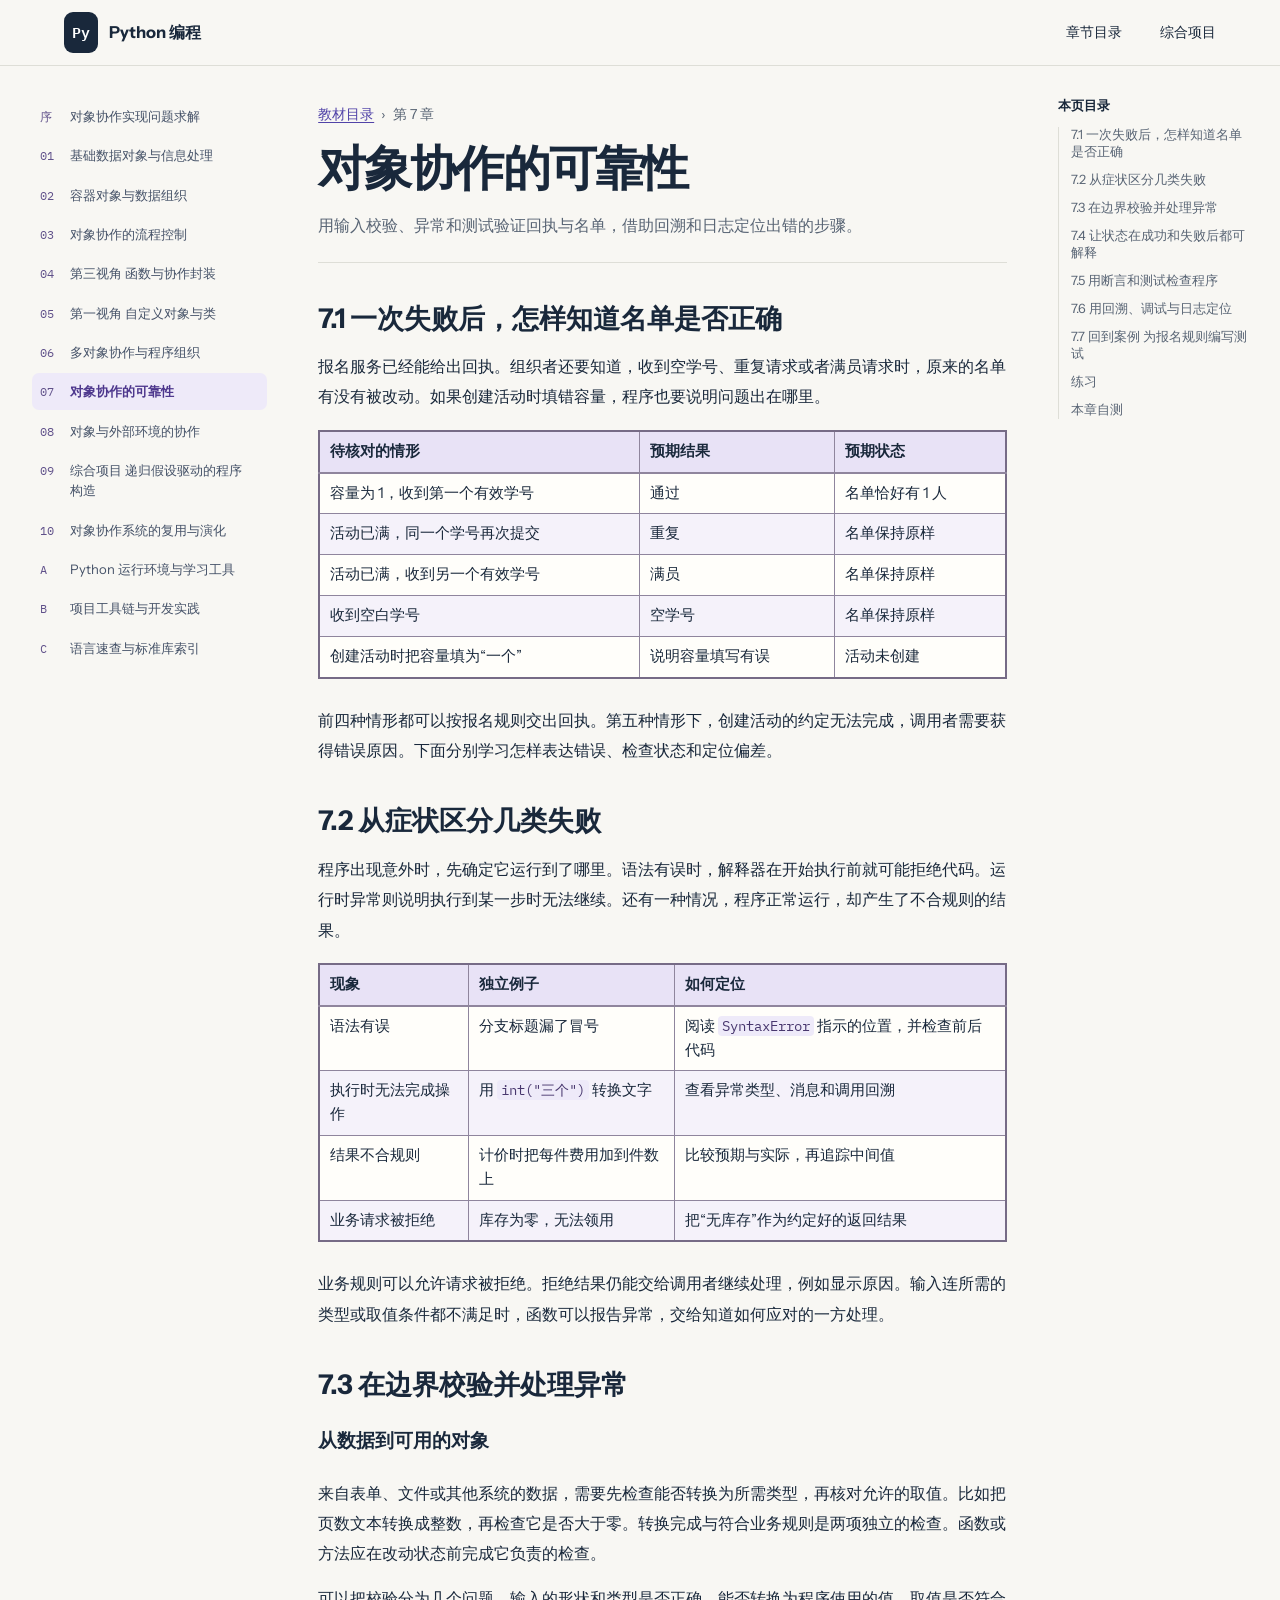
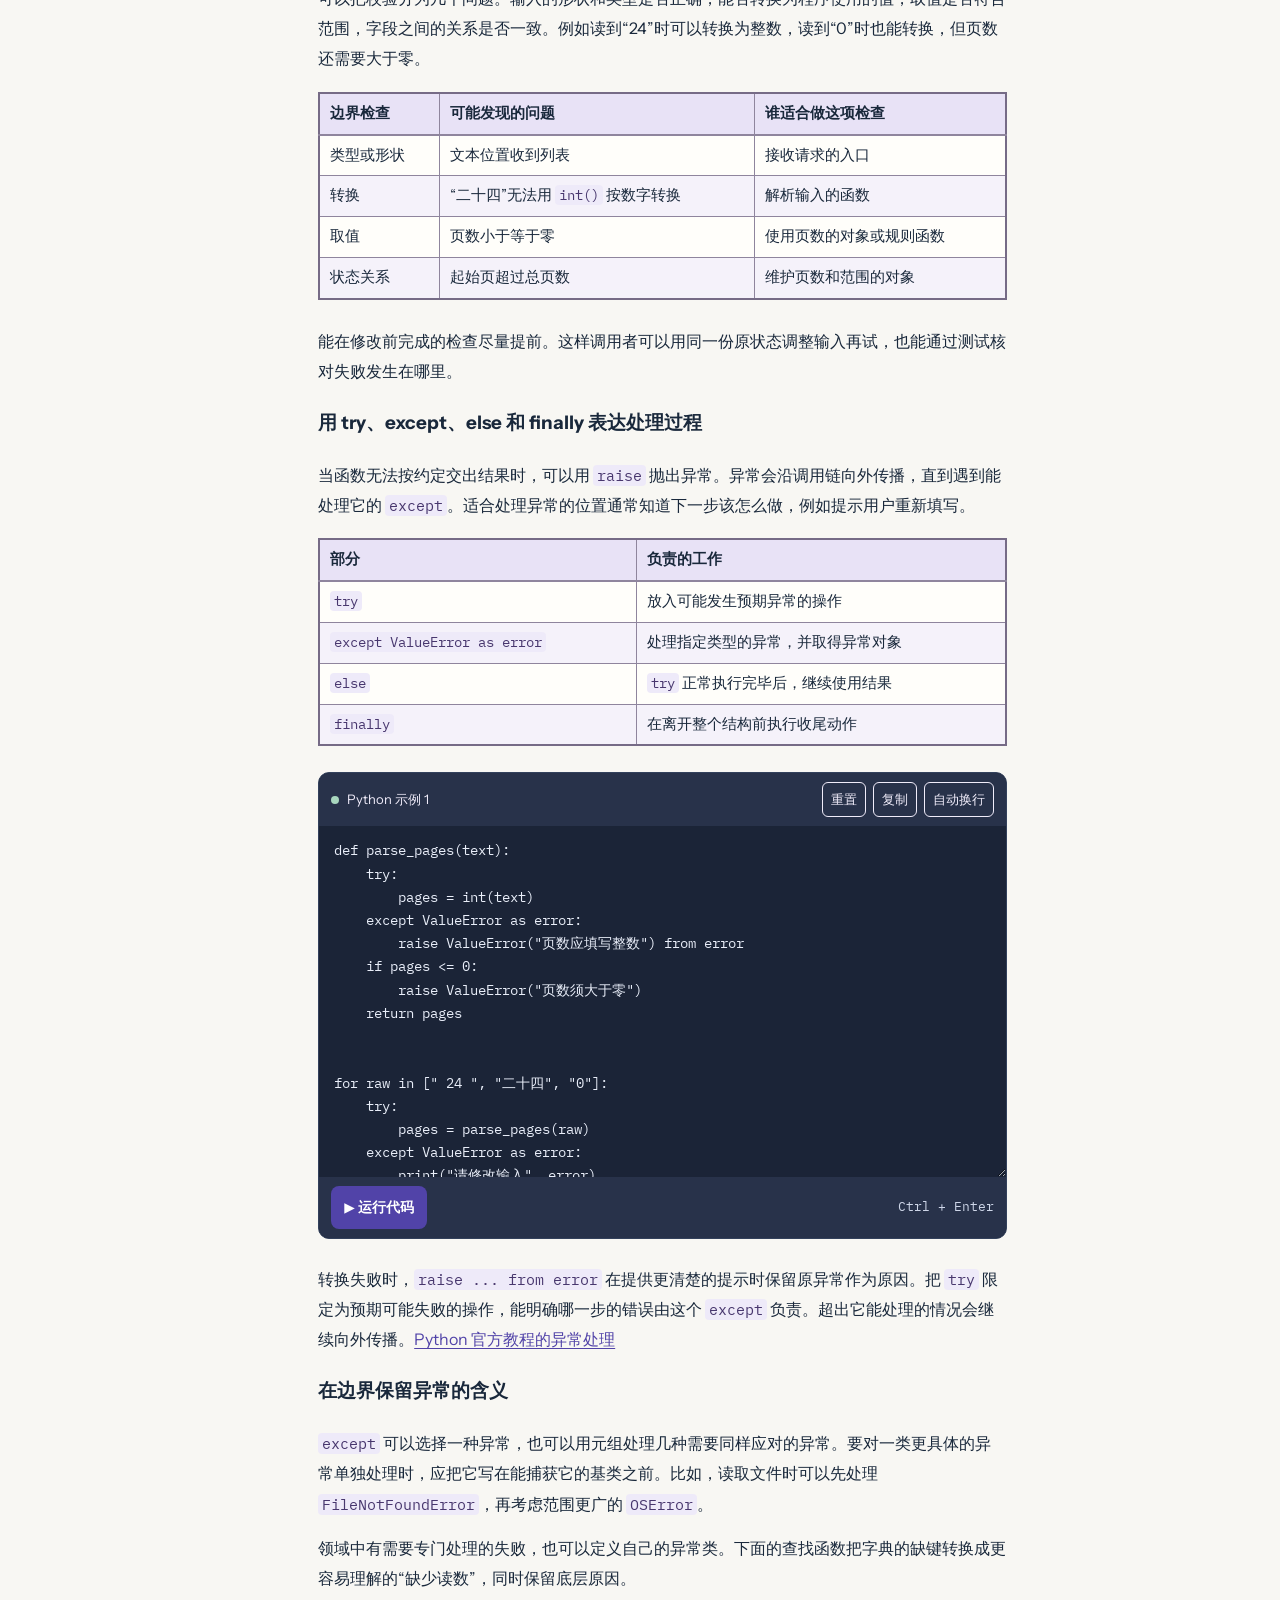
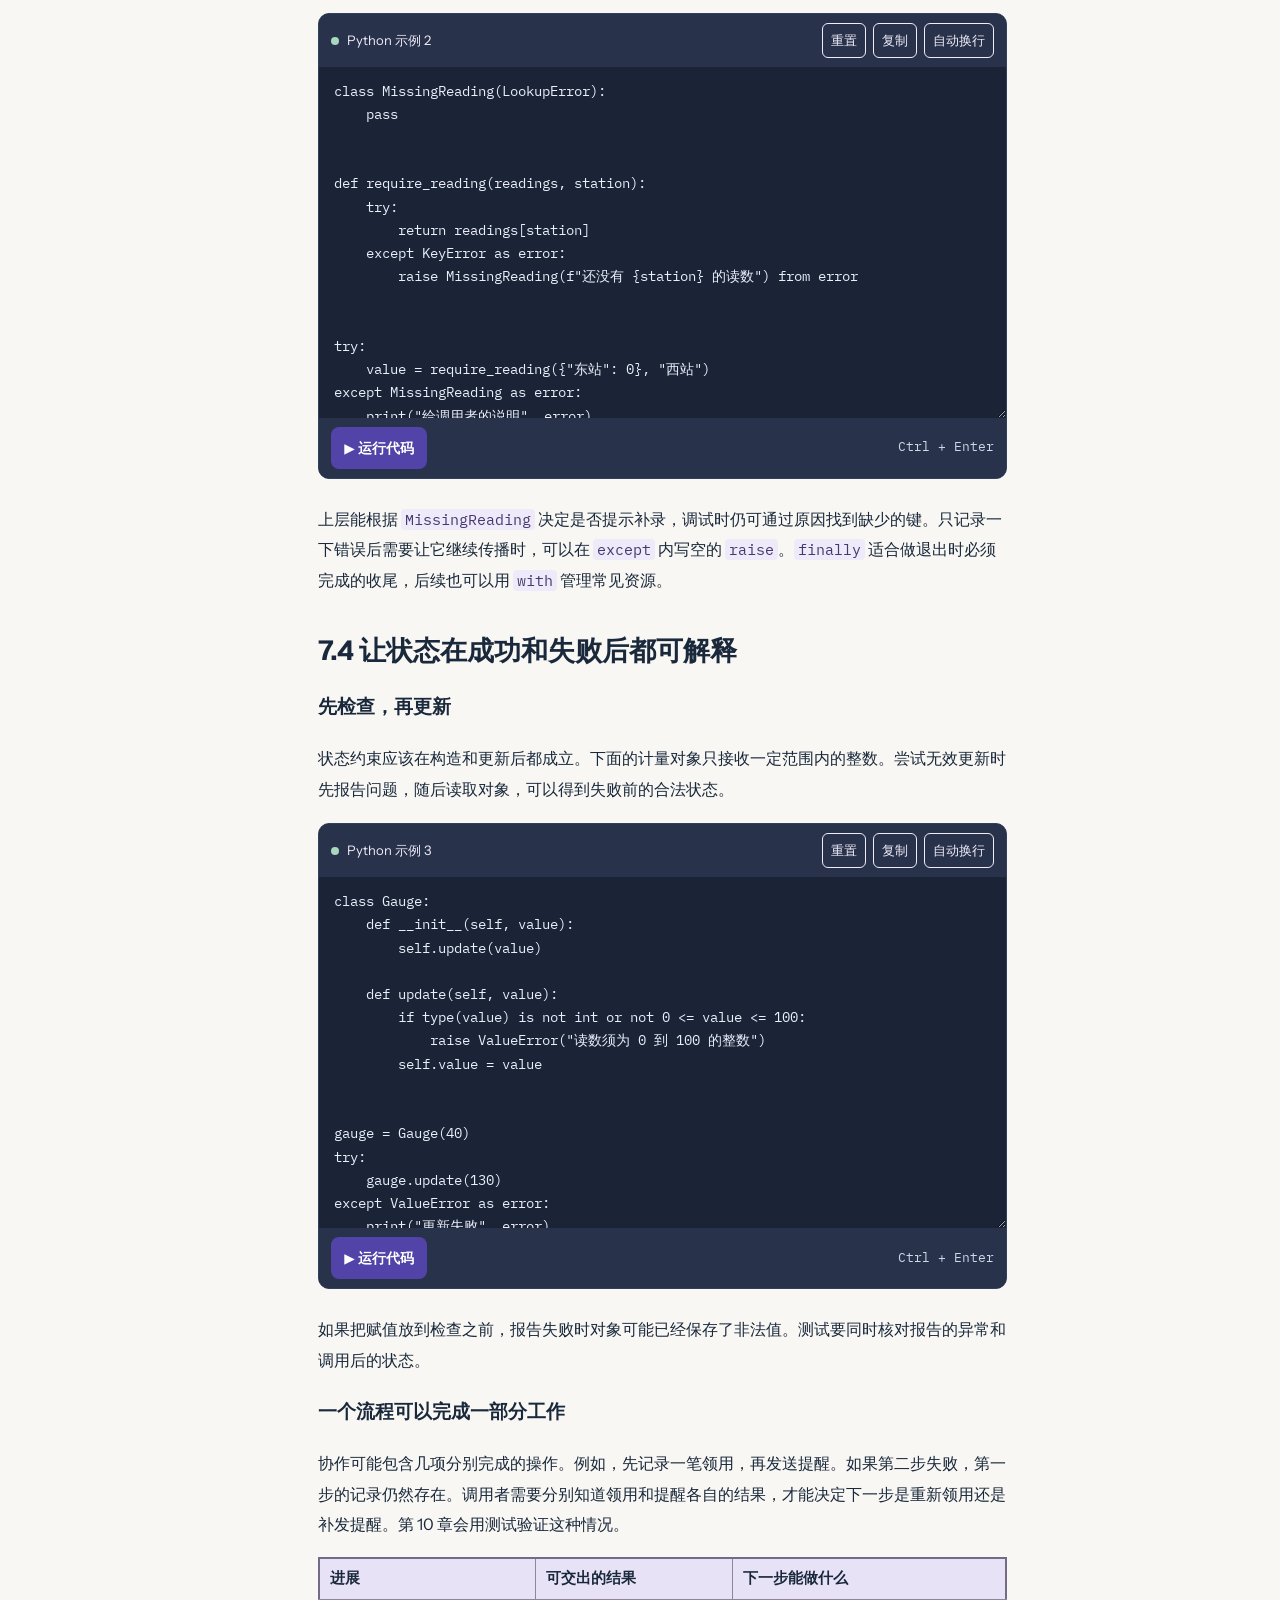
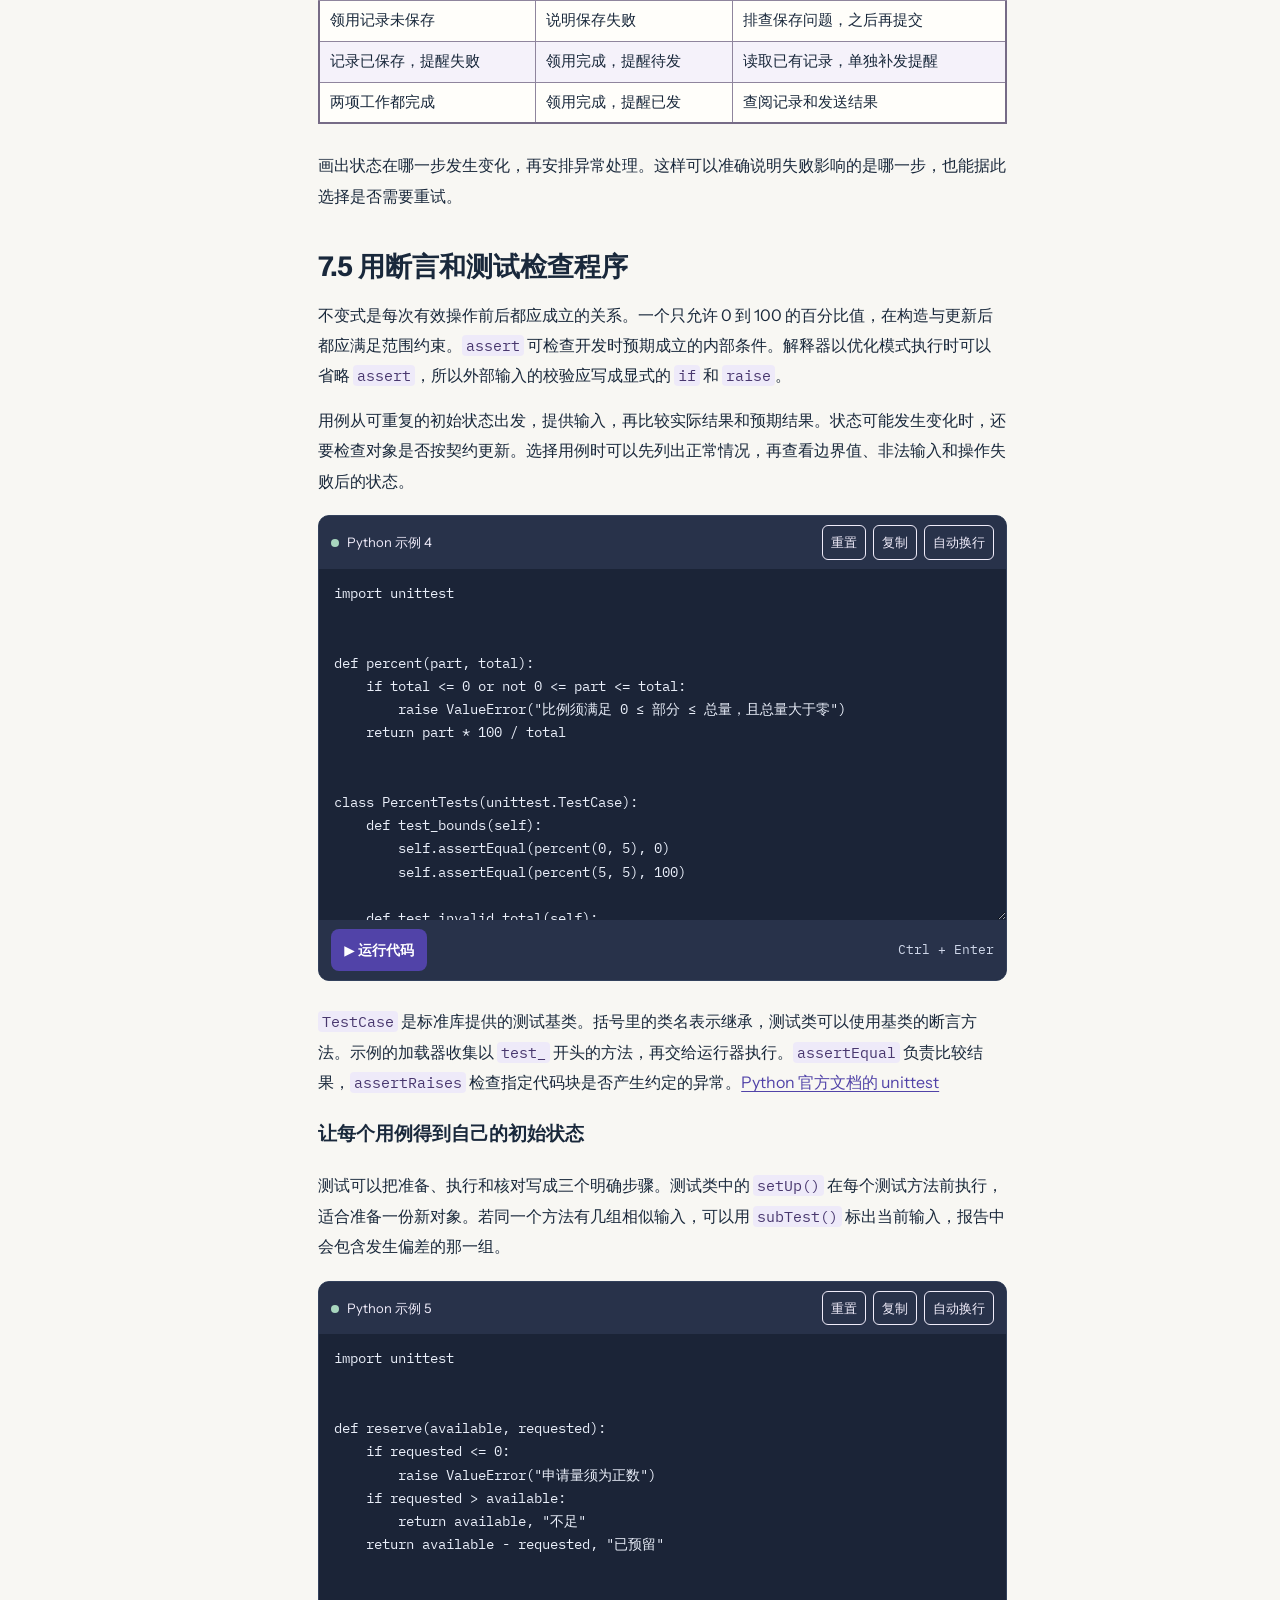
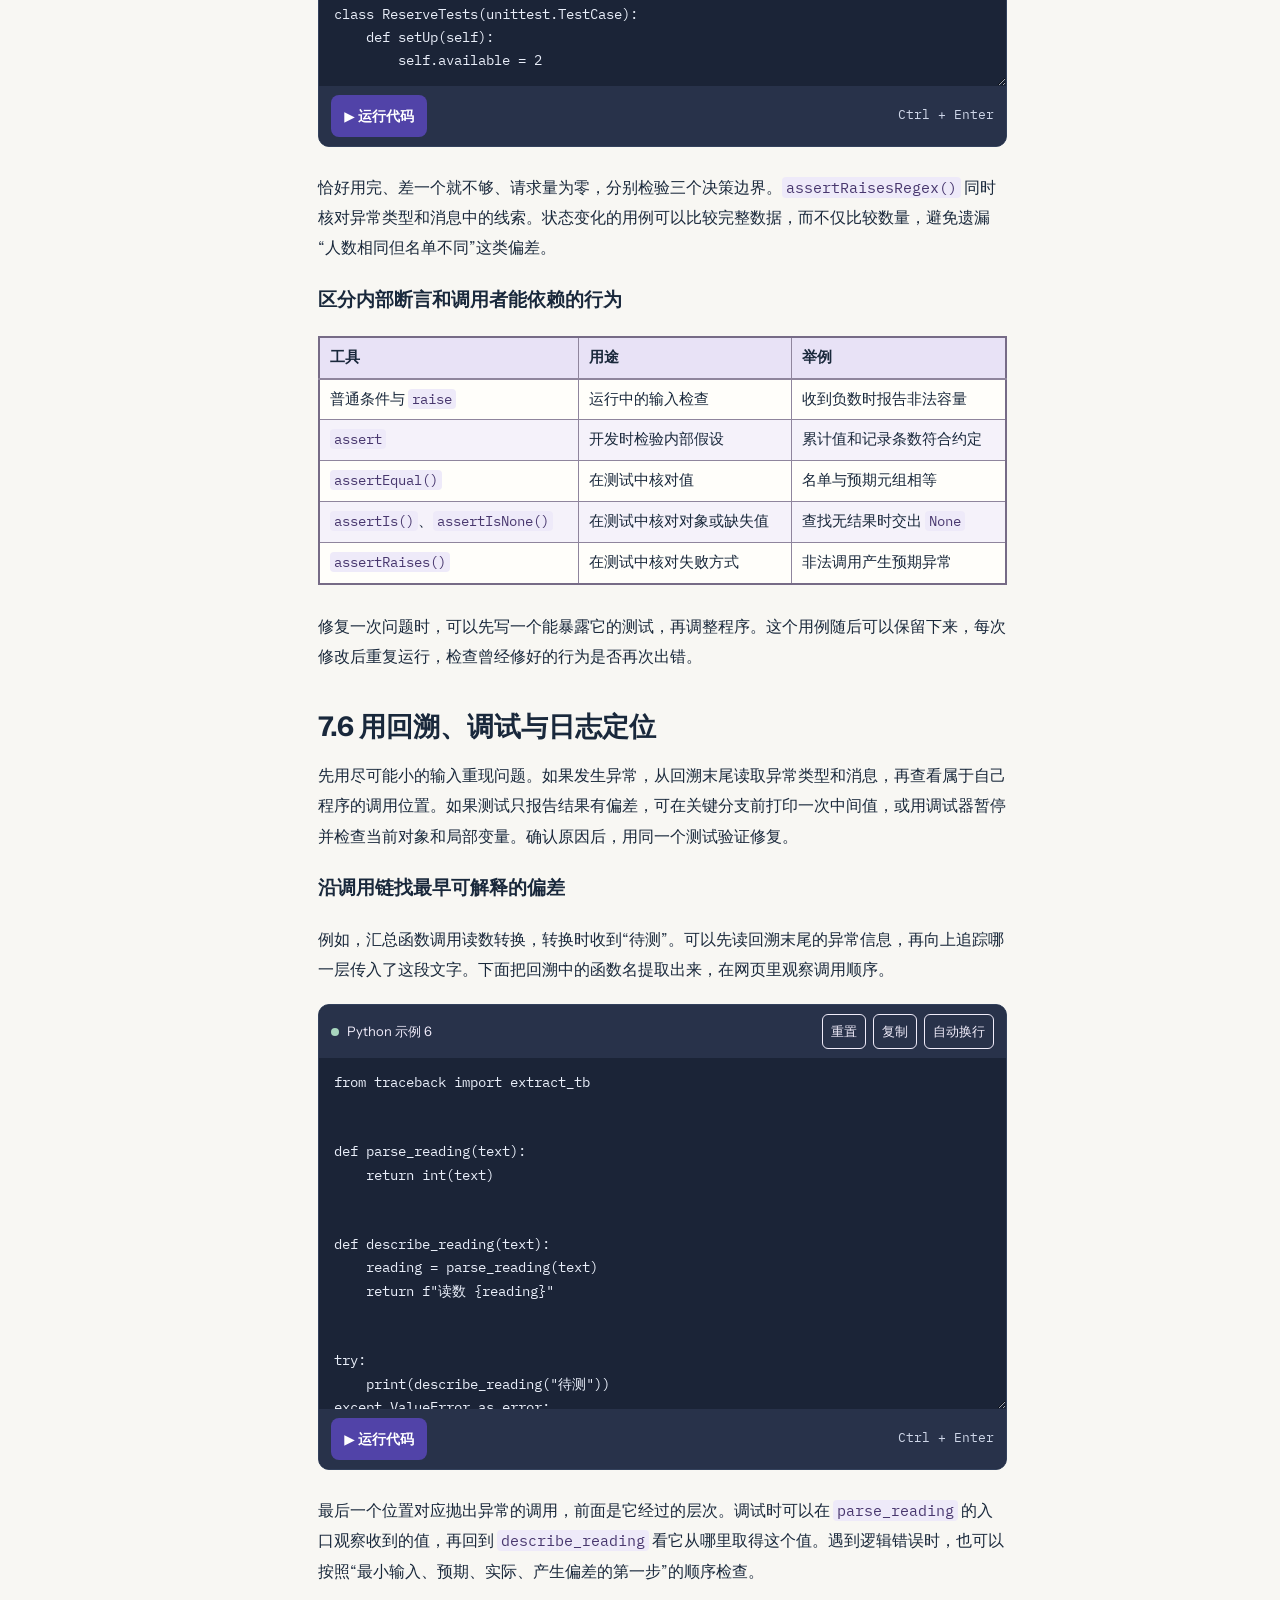
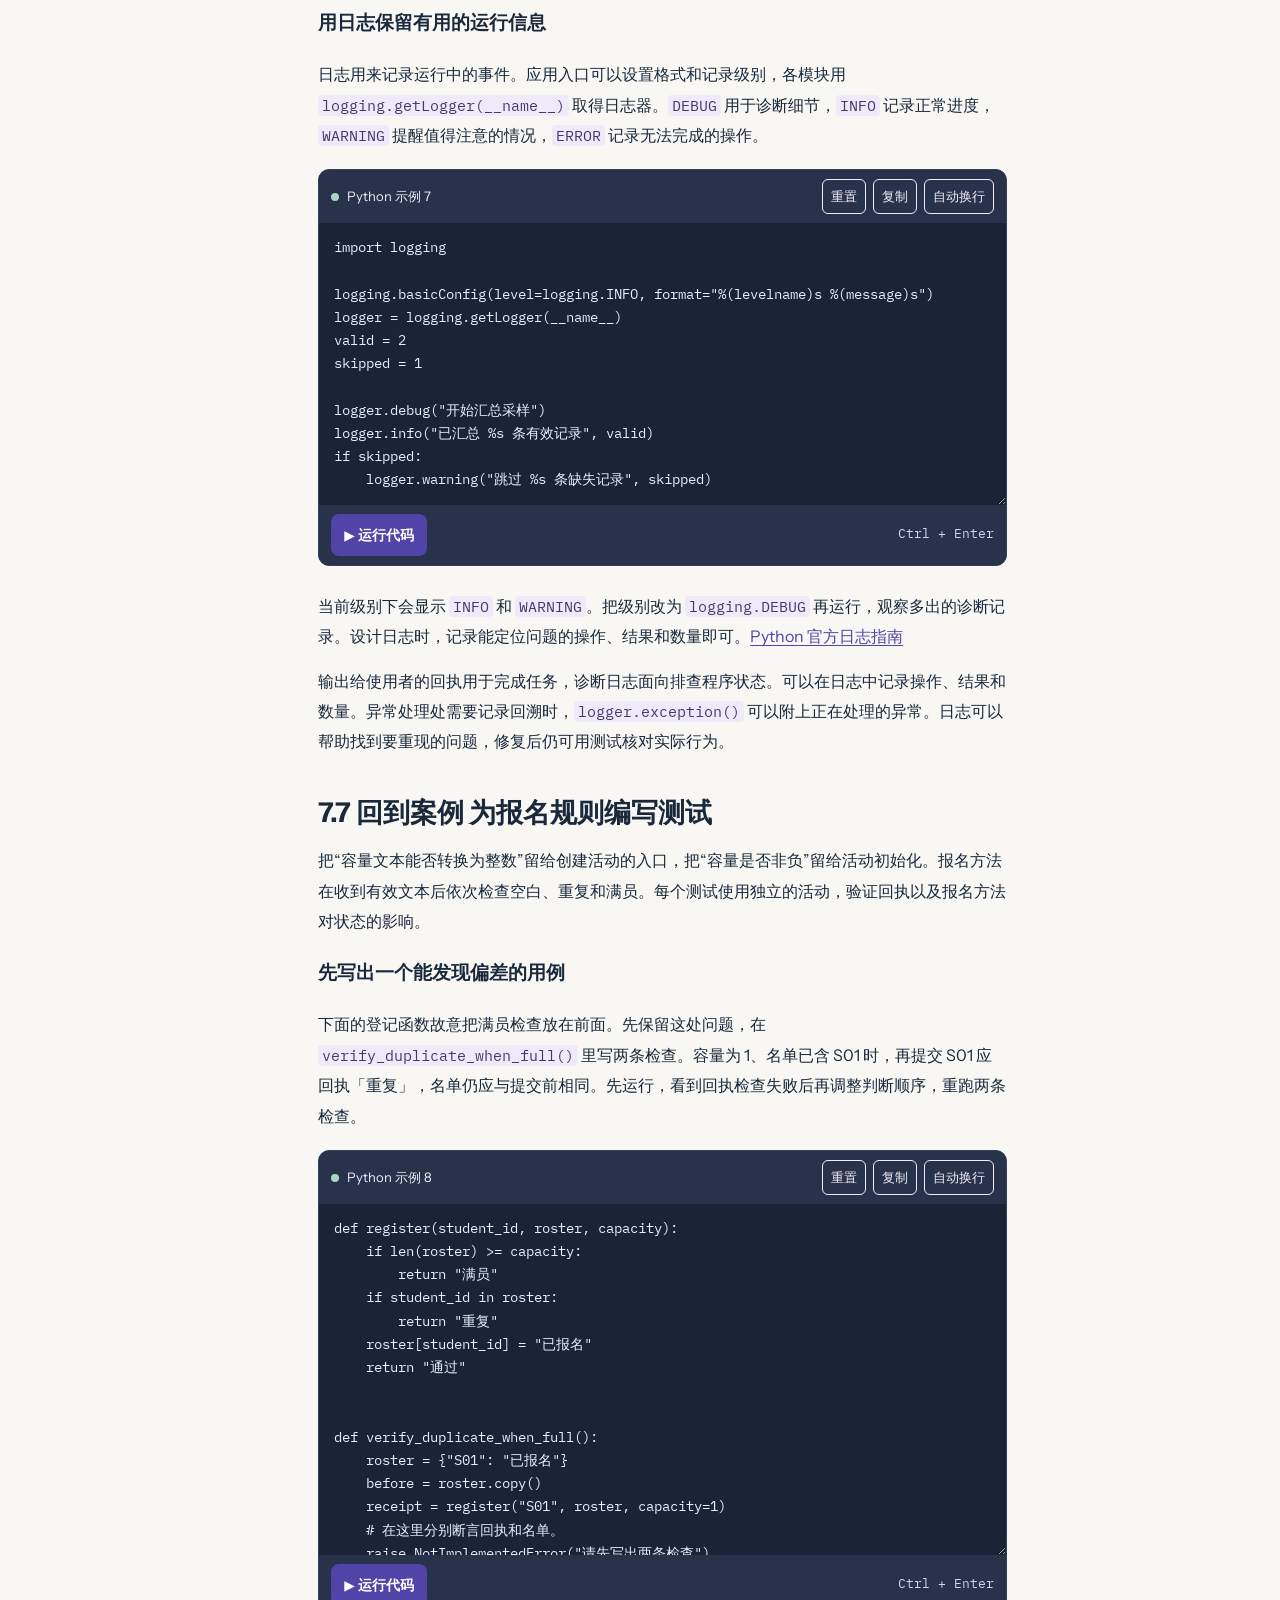
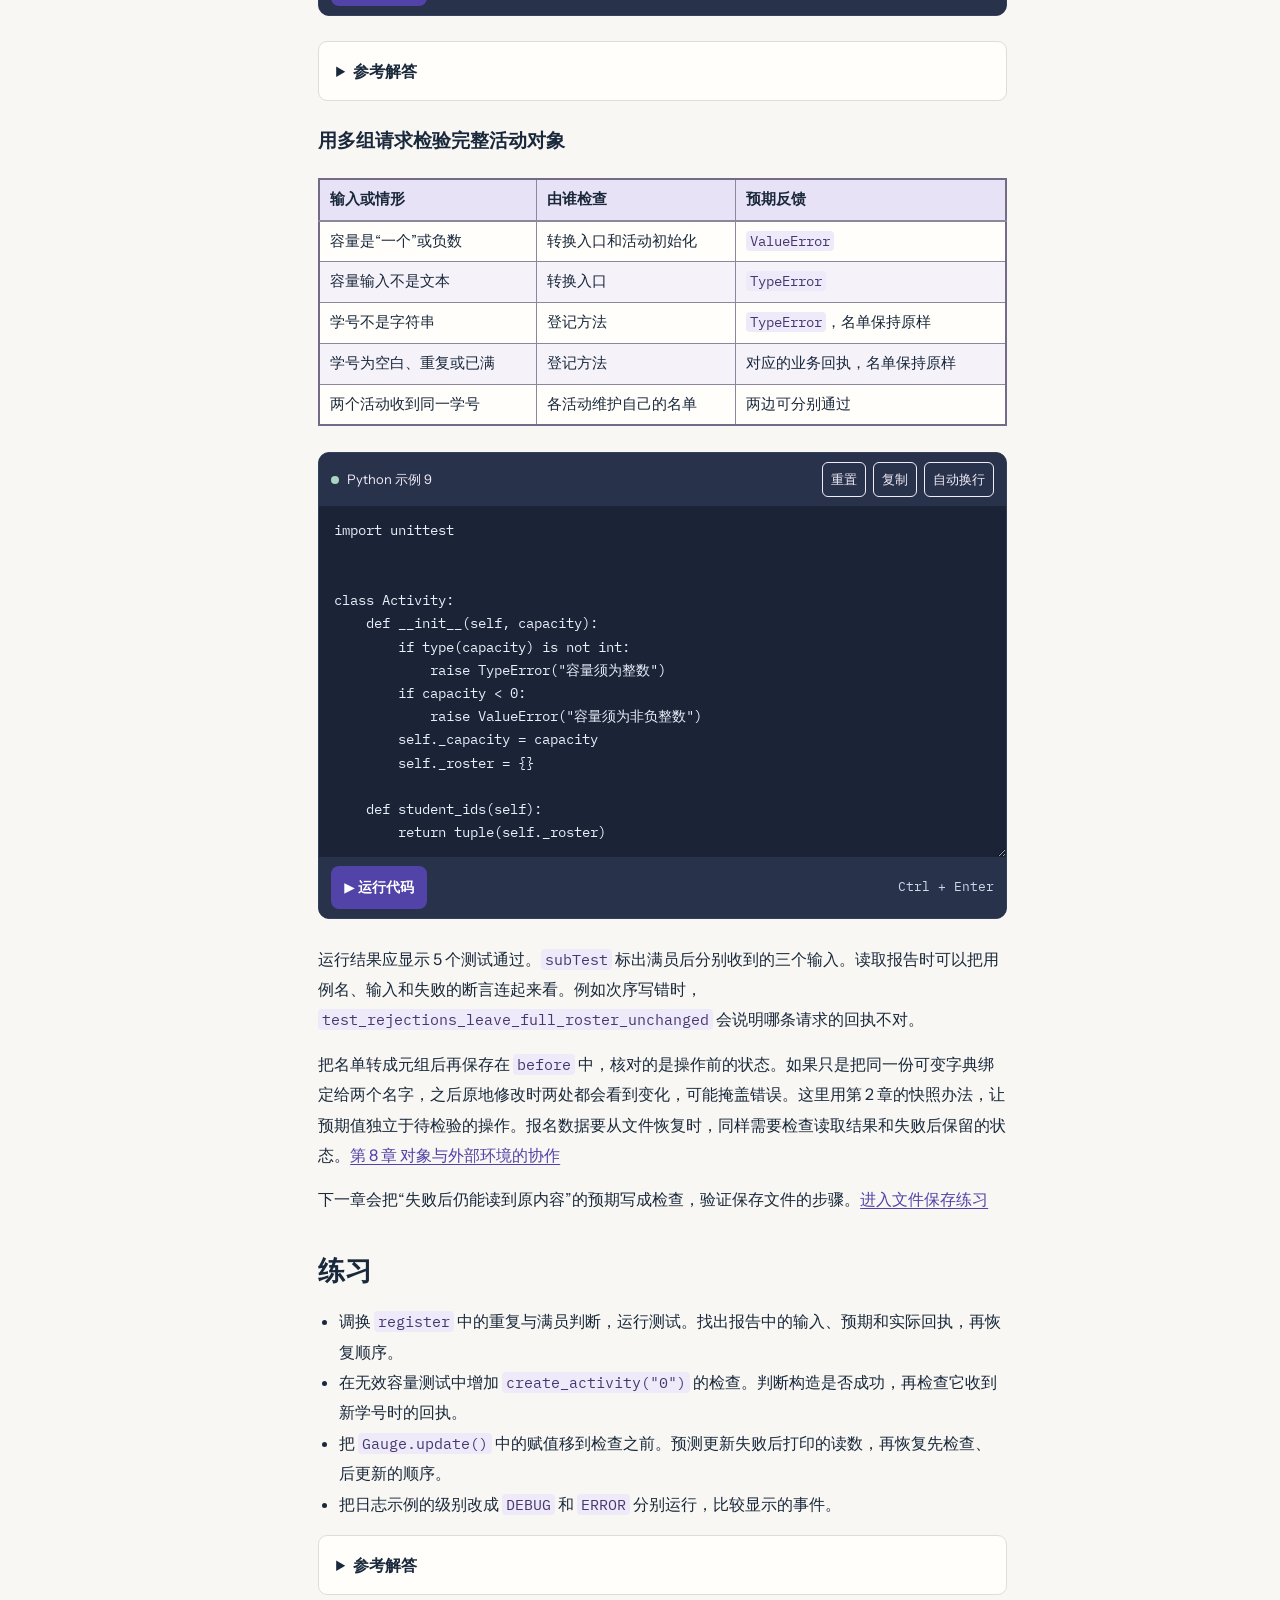
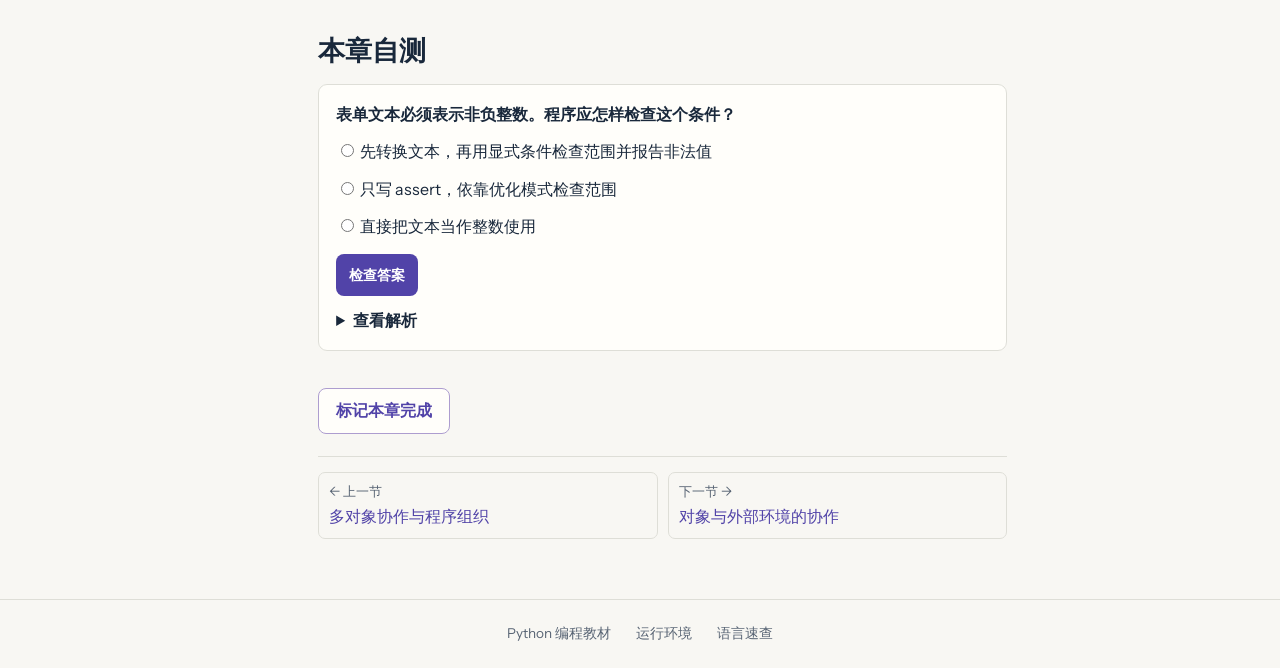
<file: docs/chapter-07.html>
<!doctype html>
<html lang="zh-CN">
<head>
<meta charset="utf-8">
<meta name="viewport" content="width=device-width, initial-scale=1">
<meta name="color-scheme" content="light">
<meta name="description" content="以对象协作和假设三部曲为主线的 Python 编程教材。">
<title>对象协作的可靠性 · Python 编程</title>
<link rel="stylesheet" href="assets/style.css?v=271b14c33aec">
<script src="assets/site.js?v=3370553bec6f" defer></script>
</head>
<body class="">
<a class="skip" href="#main">跳到正文</a>
<header class="topbar"><div class="top-inner">
<a class="brand" href="index.html"><span aria-hidden="true">Py</span> Python 编程</a>
<nav aria-label="主导航"><a href="index.html#catalog">章节目录</a><a href="chapter-09.html">综合项目</a></nav>
</div></header>

<div class="lesson-layout">
 <aside class="side"><details class="mobile-nav" open><summary>章节目录</summary>
  <nav aria-label="章节目录"><a href="chapter-00.html"><span class="nav-num">序</span><span>对象协作实现问题求解</span><span class="nav-done" data-done="00"></span></a><a href="chapter-01.html"><span class="nav-num">01</span><span>基础数据对象与信息处理</span><span class="nav-done" data-done="01"></span></a><a href="chapter-02.html"><span class="nav-num">02</span><span>容器对象与数据组织</span><span class="nav-done" data-done="02"></span></a><a href="chapter-03.html"><span class="nav-num">03</span><span>对象协作的流程控制</span><span class="nav-done" data-done="03"></span></a><a href="chapter-04.html"><span class="nav-num">04</span><span>第三视角 函数与协作封装</span><span class="nav-done" data-done="04"></span></a><a href="chapter-05.html"><span class="nav-num">05</span><span>第一视角 自定义对象与类</span><span class="nav-done" data-done="05"></span></a><a href="chapter-06.html"><span class="nav-num">06</span><span>多对象协作与程序组织</span><span class="nav-done" data-done="06"></span></a><a href="chapter-07.html" aria-current="page"><span class="nav-num">07</span><span>对象协作的可靠性</span><span class="nav-done" data-done="07"></span></a><a href="chapter-08.html"><span class="nav-num">08</span><span>对象与外部环境的协作</span><span class="nav-done" data-done="08"></span></a><a href="chapter-09.html"><span class="nav-num">09</span><span>综合项目 递归假设驱动的程序构造</span><span class="nav-done" data-done="09"></span></a><a href="chapter-10.html"><span class="nav-num">10</span><span>对象协作系统的复用与演化</span><span class="nav-done" data-done="10"></span></a><a href="chapter-A.html"><span class="nav-num">A</span><span>Python 运行环境与学习工具</span><span class="nav-done" data-done="A"></span></a><a href="chapter-B.html"><span class="nav-num">B</span><span>项目工具链与开发实践</span><span class="nav-done" data-done="B"></span></a><a href="chapter-C.html"><span class="nav-num">C</span><span>语言速查与标准库索引</span><span class="nav-done" data-done="C"></span></a></nav>
 </details></aside>
 <main id="main" class="lesson">
  <header class="lesson-head"><div class="crumb"><a href="index.html#catalog">教材目录</a> <span>›</span> 第 7 章</div>
  <h1>对象协作的可靠性</h1><p>用输入校验、异常和测试验证回执与名单，借助回溯和日志定位出错的步骤。</p></header>
  <details class="lesson-contents"><summary>本页目录</summary>
   <nav aria-label="本页目录"><ol><li><a href="#section-1">7.1 一次失败后，怎样知道名单是否正确</a></li><li><a href="#section-2">7.2 从症状区分几类失败</a></li><li><a href="#section-3">7.3 在边界校验并处理异常</a></li><li><a href="#section-4">7.4 让状态在成功和失败后都可解释</a></li><li><a href="#section-5">7.5 用断言和测试检查程序</a></li><li><a href="#section-6">7.6 用回溯、调试与日志定位</a></li><li><a href="#section-7">7.7 回到案例 为报名规则编写测试</a></li><li><a href="#section-8">练习</a></li><li><a href="#section-9">本章自测</a></li></ol></nav>
  </details>
  <article><h2 id="section-1">7.1 一次失败后，怎样知道名单是否正确</h2>
<p>报名服务已经能给出回执。组织者还要知道，收到空学号、重复请求或者满员请求时，原来的名单有没有被改动。如果创建活动时填错容量，程序也要说明问题出在哪里。</p>
<div class="lesson-table"><table><thead><tr><th scope="col">待核对的情形</th><th scope="col">预期结果</th><th scope="col">预期状态</th></tr></thead><tbody><tr><td>容量为 1，收到第一个有效学号</td><td>通过</td><td>名单恰好有 1 人</td></tr><tr><td>活动已满，同一个学号再次提交</td><td>重复</td><td>名单保持原样</td></tr><tr><td>活动已满，收到另一个有效学号</td><td>满员</td><td>名单保持原样</td></tr><tr><td>收到空白学号</td><td>空学号</td><td>名单保持原样</td></tr><tr><td>创建活动时把容量填为“一个”</td><td>说明容量填写有误</td><td>活动未创建</td></tr></tbody></table></div>
<p>前四种情形都可以按报名规则交出回执。第五种情形下，创建活动的约定无法完成，调用者需要获得错误原因。下面分别学习怎样表达错误、检查状态和定位偏差。</p>
<h2 id="section-2">7.2 从症状区分几类失败</h2>
<p>程序出现意外时，先确定它运行到了哪里。语法有误时，解释器在开始执行前就可能拒绝代码。运行时异常则说明执行到某一步时无法继续。还有一种情况，程序正常运行，却产生了不合规则的结果。</p>
<div class="lesson-table"><table><thead><tr><th scope="col">现象</th><th scope="col">独立例子</th><th scope="col">如何定位</th></tr></thead><tbody><tr><td>语法有误</td><td>分支标题漏了冒号</td><td>阅读 <code>SyntaxError</code> 指示的位置，并检查前后代码</td></tr><tr><td>执行时无法完成操作</td><td>用 <code>int(&quot;三个&quot;)</code> 转换文字</td><td>查看异常类型、消息和调用回溯</td></tr><tr><td>结果不合规则</td><td>计价时把每件费用加到件数上</td><td>比较预期与实际，再追踪中间值</td></tr><tr><td>业务请求被拒绝</td><td>库存为零，无法领用</td><td>把“无库存”作为约定好的返回结果</td></tr></tbody></table></div>
<p>业务规则可以允许请求被拒绝。拒绝结果仍能交给调用者继续处理，例如显示原因。输入连所需的类型或取值条件都不满足时，函数可以报告异常，交给知道如何应对的一方处理。</p>
<h2 id="section-3">7.3 在边界校验并处理异常</h2>
<h3>从数据到可用的对象</h3>
<p>来自表单、文件或其他系统的数据，需要先检查能否转换为所需类型，再核对允许的取值。比如把页数文本转换成整数，再检查它是否大于零。转换完成与符合业务规则是两项独立的检查。函数或方法应在改动状态前完成它负责的检查。</p>
<p>可以把校验分为几个问题。输入的形状和类型是否正确，能否转换为程序使用的值，取值是否符合范围，字段之间的关系是否一致。例如读到“24”时可以转换为整数，读到“0”时也能转换，但页数还需要大于零。</p>
<div class="lesson-table"><table><thead><tr><th scope="col">边界检查</th><th scope="col">可能发现的问题</th><th scope="col">谁适合做这项检查</th></tr></thead><tbody><tr><td>类型或形状</td><td>文本位置收到列表</td><td>接收请求的入口</td></tr><tr><td>转换</td><td>“二十四”无法用 <code>int()</code> 按数字转换</td><td>解析输入的函数</td></tr><tr><td>取值</td><td>页数小于等于零</td><td>使用页数的对象或规则函数</td></tr><tr><td>状态关系</td><td>起始页超过总页数</td><td>维护页数和范围的对象</td></tr></tbody></table></div>
<p>能在修改前完成的检查尽量提前。这样调用者可以用同一份原状态调整输入再试，也能通过测试核对失败发生在哪里。</p>
<h3>用 try、except、else 和 finally 表达处理过程</h3>
<p>当函数无法按约定交出结果时，可以用 <code>raise</code> 抛出异常。异常会沿调用链向外传播，直到遇到能处理它的 <code>except</code>。适合处理异常的位置通常知道下一步该怎么做，例如提示用户重新填写。</p>
<div class="lesson-table"><table><thead><tr><th scope="col">部分</th><th scope="col">负责的工作</th></tr></thead><tbody><tr><td><code>try</code></td><td>放入可能发生预期异常的操作</td></tr><tr><td><code>except ValueError as error</code></td><td>处理指定类型的异常，并取得异常对象</td></tr><tr><td><code>else</code></td><td><code>try</code> 正常执行完毕后，继续使用结果</td></tr><tr><td><code>finally</code></td><td>在离开整个结构前执行收尾动作</td></tr></tbody></table></div>

<section class="playground" aria-label="Python 示例 1" data-draft="example-1-4ce1f2fa17d2">
  <div class="editor-bar">
    <span><i></i> Python 示例 1</span>
    <div><button class="quiet" type="button" data-reset hidden>重置</button>
    <button class="quiet" type="button" data-copy hidden>复制</button>
    <button class="quiet" type="button" data-wrap aria-pressed="false" hidden>自动换行</button></div>
  </div>
  <textarea aria-label="Python 示例 1 代码" rows="14" wrap="off"
    data-code-file="" spellcheck="false" autocapitalize="off" autocomplete="off">def parse_pages(text):
    try:
        pages = int(text)
    except ValueError as error:
        raise ValueError(&quot;页数应填写整数&quot;) from error
    if pages &lt;= 0:
        raise ValueError(&quot;页数须大于零&quot;)
    return pages


for raw in [&quot; 24 &quot;, &quot;二十四&quot;, &quot;0&quot;]:
    try:
        pages = parse_pages(raw)
    except ValueError as error:
        print(&quot;请修改输入&quot;, error)
    else:
        print(&quot;准备生成页码&quot;, pages)
    finally:
        print(&quot;本次检查结束&quot;)</textarea>
  <div class="runner-bar" hidden>
    <button class="primary small" type="button" data-run>▶ 运行代码</button>
    <button class="quiet" type="button" data-stop hidden>停止</button>
    <span class="draft-status" data-draft-status role="status"></span>
    <span class="run-shortcut">Ctrl + Enter</span>
  </div>
  <pre class="output" aria-live="polite" aria-label="运行输出" hidden></pre>
</section>

<p>转换失败时，<code>raise ... from error</code> 在提供更清楚的提示时保留原异常作为原因。把 <code>try</code> 限定为预期可能失败的操作，能明确哪一步的错误由这个 <code>except</code> 负责。超出它能处理的情况会继续向外传播。<a href="https://docs.python.org/3.12/tutorial/errors.html">Python 官方教程的异常处理</a></p>
<h3>在边界保留异常的含义</h3>
<p><code>except</code> 可以选择一种异常，也可以用元组处理几种需要同样应对的异常。要对一类更具体的异常单独处理时，应把它写在能捕获它的基类之前。比如，读取文件时可以先处理 <code>FileNotFoundError</code>，再考虑范围更广的 <code>OSError</code>。</p>
<p>领域中有需要专门处理的失败，也可以定义自己的异常类。下面的查找函数把字典的缺键转换成更容易理解的“缺少读数”，同时保留底层原因。</p>

<section class="playground" aria-label="Python 示例 2" data-draft="example-2-a5409dc3aa29">
  <div class="editor-bar">
    <span><i></i> Python 示例 2</span>
    <div><button class="quiet" type="button" data-reset hidden>重置</button>
    <button class="quiet" type="button" data-copy hidden>复制</button>
    <button class="quiet" type="button" data-wrap aria-pressed="false" hidden>自动换行</button></div>
  </div>
  <textarea aria-label="Python 示例 2 代码" rows="14" wrap="off"
    data-code-file="" spellcheck="false" autocapitalize="off" autocomplete="off">class MissingReading(LookupError):
    pass


def require_reading(readings, station):
    try:
        return readings[station]
    except KeyError as error:
        raise MissingReading(f&quot;还没有 {station} 的读数&quot;) from error


try:
    value = require_reading({&quot;东站&quot;: 0}, &quot;西站&quot;)
except MissingReading as error:
    print(&quot;给调用者的说明&quot;, error)
    print(&quot;底层异常的类型&quot;, type(error.__cause__).__name__)
else:
    print(&quot;可用于计算的读数&quot;, value)</textarea>
  <div class="runner-bar" hidden>
    <button class="primary small" type="button" data-run>▶ 运行代码</button>
    <button class="quiet" type="button" data-stop hidden>停止</button>
    <span class="draft-status" data-draft-status role="status"></span>
    <span class="run-shortcut">Ctrl + Enter</span>
  </div>
  <pre class="output" aria-live="polite" aria-label="运行输出" hidden></pre>
</section>

<p>上层能根据 <code>MissingReading</code> 决定是否提示补录，调试时仍可通过原因找到缺少的键。只记录一下错误后需要让它继续传播时，可以在 <code>except</code> 内写空的 <code>raise</code>。<code>finally</code> 适合做退出时必须完成的收尾，后续也可以用 <code>with</code> 管理常见资源。</p>
<h2 id="section-4">7.4 让状态在成功和失败后都可解释</h2>
<h3>先检查，再更新</h3>
<p>状态约束应该在构造和更新后都成立。下面的计量对象只接收一定范围内的整数。尝试无效更新时先报告问题，随后读取对象，可以得到失败前的合法状态。</p>

<section class="playground" aria-label="Python 示例 3" data-draft="example-3-1c6db1d5a332">
  <div class="editor-bar">
    <span><i></i> Python 示例 3</span>
    <div><button class="quiet" type="button" data-reset hidden>重置</button>
    <button class="quiet" type="button" data-copy hidden>复制</button>
    <button class="quiet" type="button" data-wrap aria-pressed="false" hidden>自动换行</button></div>
  </div>
  <textarea aria-label="Python 示例 3 代码" rows="14" wrap="off"
    data-code-file="" spellcheck="false" autocapitalize="off" autocomplete="off">class Gauge:
    def __init__(self, value):
        self.update(value)

    def update(self, value):
        if type(value) is not int or not 0 &lt;= value &lt;= 100:
            raise ValueError(&quot;读数须为 0 到 100 的整数&quot;)
        self.value = value


gauge = Gauge(40)
try:
    gauge.update(130)
except ValueError as error:
    print(&quot;更新失败&quot;, error)
print(&quot;当前读数&quot;, gauge.value)</textarea>
  <div class="runner-bar" hidden>
    <button class="primary small" type="button" data-run>▶ 运行代码</button>
    <button class="quiet" type="button" data-stop hidden>停止</button>
    <span class="draft-status" data-draft-status role="status"></span>
    <span class="run-shortcut">Ctrl + Enter</span>
  </div>
  <pre class="output" aria-live="polite" aria-label="运行输出" hidden></pre>
</section>

<p>如果把赋值放到检查之前，报告失败时对象可能已经保存了非法值。测试要同时核对报告的异常和调用后的状态。</p>
<h3>一个流程可以完成一部分工作</h3>
<p>协作可能包含几项分别完成的操作。例如，先记录一笔领用，再发送提醒。如果第二步失败，第一步的记录仍然存在。调用者需要分别知道领用和提醒各自的结果，才能决定下一步是重新领用还是补发提醒。第 10 章会用测试验证这种情况。</p>
<div class="lesson-table"><table><thead><tr><th scope="col">进展</th><th scope="col">可交出的结果</th><th scope="col">下一步能做什么</th></tr></thead><tbody><tr><td>领用记录未保存</td><td>说明保存失败</td><td>排查保存问题，之后再提交</td></tr><tr><td>记录已保存，提醒失败</td><td>领用完成，提醒待发</td><td>读取已有记录，单独补发提醒</td></tr><tr><td>两项工作都完成</td><td>领用完成，提醒已发</td><td>查阅记录和发送结果</td></tr></tbody></table></div>
<p>画出状态在哪一步发生变化，再安排异常处理。这样可以准确说明失败影响的是哪一步，也能据此选择是否需要重试。</p>
<h2 id="section-5">7.5 用断言和测试检查程序</h2>
<p>不变式是每次有效操作前后都应成立的关系。一个只允许 0 到 100 的百分比值，在构造与更新后都应满足范围约束。<code>assert</code> 可检查开发时预期成立的内部条件。解释器以优化模式执行时可以省略 <code>assert</code>，所以外部输入的校验应写成显式的 <code>if</code> 和 <code>raise</code>。</p>
<p>用例从可重复的初始状态出发，提供输入，再比较实际结果和预期结果。状态可能发生变化时，还要检查对象是否按契约更新。选择用例时可以先列出正常情况，再查看边界值、非法输入和操作失败后的状态。</p>

<section class="playground" aria-label="Python 示例 4" data-draft="example-4-99372ec7d0ab">
  <div class="editor-bar">
    <span><i></i> Python 示例 4</span>
    <div><button class="quiet" type="button" data-reset hidden>重置</button>
    <button class="quiet" type="button" data-copy hidden>复制</button>
    <button class="quiet" type="button" data-wrap aria-pressed="false" hidden>自动换行</button></div>
  </div>
  <textarea aria-label="Python 示例 4 代码" rows="14" wrap="off"
    data-code-file="" spellcheck="false" autocapitalize="off" autocomplete="off">import unittest


def percent(part, total):
    if total &lt;= 0 or not 0 &lt;= part &lt;= total:
        raise ValueError(&quot;比例须满足 0 ≤ 部分 ≤ 总量，且总量大于零&quot;)
    return part * 100 / total


class PercentTests(unittest.TestCase):
    def test_bounds(self):
        self.assertEqual(percent(0, 5), 0)
        self.assertEqual(percent(5, 5), 100)

    def test_invalid_total(self):
        with self.assertRaises(ValueError):
            percent(0, 0)


suite = unittest.defaultTestLoader.loadTestsFromTestCase(PercentTests)
unittest.TextTestRunner().run(suite)</textarea>
  <div class="runner-bar" hidden>
    <button class="primary small" type="button" data-run>▶ 运行代码</button>
    <button class="quiet" type="button" data-stop hidden>停止</button>
    <span class="draft-status" data-draft-status role="status"></span>
    <span class="run-shortcut">Ctrl + Enter</span>
  </div>
  <pre class="output" aria-live="polite" aria-label="运行输出" hidden></pre>
</section>

<p><code>TestCase</code> 是标准库提供的测试基类。括号里的类名表示继承，测试类可以使用基类的断言方法。示例的加载器收集以 <code>test_</code> 开头的方法，再交给运行器执行。<code>assertEqual</code> 负责比较结果，<code>assertRaises</code> 检查指定代码块是否产生约定的异常。<a href="https://docs.python.org/3.12/library/unittest.html">Python 官方文档的 unittest</a></p>
<h3>让每个用例得到自己的初始状态</h3>
<p>测试可以把准备、执行和核对写成三个明确步骤。测试类中的 <code>setUp()</code> 在每个测试方法前执行，适合准备一份新对象。若同一个方法有几组相似输入，可以用 <code>subTest()</code> 标出当前输入，报告中会包含发生偏差的那一组。</p>

<section class="playground" aria-label="Python 示例 5" data-draft="example-5-e08f178f6c08">
  <div class="editor-bar">
    <span><i></i> Python 示例 5</span>
    <div><button class="quiet" type="button" data-reset hidden>重置</button>
    <button class="quiet" type="button" data-copy hidden>复制</button>
    <button class="quiet" type="button" data-wrap aria-pressed="false" hidden>自动换行</button></div>
  </div>
  <textarea aria-label="Python 示例 5 代码" rows="14" wrap="off"
    data-code-file="" spellcheck="false" autocapitalize="off" autocomplete="off">import unittest


def reserve(available, requested):
    if requested &lt;= 0:
        raise ValueError(&quot;申请量须为正数&quot;)
    if requested &gt; available:
        return available, &quot;不足&quot;
    return available - requested, &quot;已预留&quot;


class ReserveTests(unittest.TestCase):
    def setUp(self):
        self.available = 2

    def test_allowed_requests(self):
        for requested, expected in [(1, (1, &quot;已预留&quot;)), (2, (0, &quot;已预留&quot;))]:
            with self.subTest(requested=requested):
                self.assertEqual(reserve(self.available, requested), expected)

    def test_too_many(self):
        self.assertEqual(reserve(self.available, 3), (2, &quot;不足&quot;))

    def test_invalid_request(self):
        with self.assertRaisesRegex(ValueError, &quot;正数&quot;):
            reserve(self.available, 0)


suite = unittest.defaultTestLoader.loadTestsFromTestCase(ReserveTests)
unittest.TextTestRunner(verbosity=2).run(suite)</textarea>
  <div class="runner-bar" hidden>
    <button class="primary small" type="button" data-run>▶ 运行代码</button>
    <button class="quiet" type="button" data-stop hidden>停止</button>
    <span class="draft-status" data-draft-status role="status"></span>
    <span class="run-shortcut">Ctrl + Enter</span>
  </div>
  <pre class="output" aria-live="polite" aria-label="运行输出" hidden></pre>
</section>

<p>恰好用完、差一个就不够、请求量为零，分别检验三个决策边界。<code>assertRaisesRegex()</code> 同时核对异常类型和消息中的线索。状态变化的用例可以比较完整数据，而不仅比较数量，避免遗漏“人数相同但名单不同”这类偏差。</p>
<h3>区分内部断言和调用者能依赖的行为</h3>
<div class="lesson-table"><table><thead><tr><th scope="col">工具</th><th scope="col">用途</th><th scope="col">举例</th></tr></thead><tbody><tr><td>普通条件与 <code>raise</code></td><td>运行中的输入检查</td><td>收到负数时报告非法容量</td></tr><tr><td><code>assert</code></td><td>开发时检验内部假设</td><td>累计值和记录条数符合约定</td></tr><tr><td><code>assertEqual()</code></td><td>在测试中核对值</td><td>名单与预期元组相等</td></tr><tr><td><code>assertIs()</code>、<code>assertIsNone()</code></td><td>在测试中核对对象或缺失值</td><td>查找无结果时交出 <code>None</code></td></tr><tr><td><code>assertRaises()</code></td><td>在测试中核对失败方式</td><td>非法调用产生预期异常</td></tr></tbody></table></div>
<p>修复一次问题时，可以先写一个能暴露它的测试，再调整程序。这个用例随后可以保留下来，每次修改后重复运行，检查曾经修好的行为是否再次出错。</p>
<h2 id="section-6">7.6 用回溯、调试与日志定位</h2>
<p>先用尽可能小的输入重现问题。如果发生异常，从回溯末尾读取异常类型和消息，再查看属于自己程序的调用位置。如果测试只报告结果有偏差，可在关键分支前打印一次中间值，或用调试器暂停并检查当前对象和局部变量。确认原因后，用同一个测试验证修复。</p>
<h3>沿调用链找最早可解释的偏差</h3>
<p>例如，汇总函数调用读数转换，转换时收到“待测”。可以先读回溯末尾的异常信息，再向上追踪哪一层传入了这段文字。下面把回溯中的函数名提取出来，在网页里观察调用顺序。</p>

<section class="playground" aria-label="Python 示例 6" data-draft="example-6-01e3dcef6e74">
  <div class="editor-bar">
    <span><i></i> Python 示例 6</span>
    <div><button class="quiet" type="button" data-reset hidden>重置</button>
    <button class="quiet" type="button" data-copy hidden>复制</button>
    <button class="quiet" type="button" data-wrap aria-pressed="false" hidden>自动换行</button></div>
  </div>
  <textarea aria-label="Python 示例 6 代码" rows="14" wrap="off"
    data-code-file="" spellcheck="false" autocapitalize="off" autocomplete="off">from traceback import extract_tb


def parse_reading(text):
    return int(text)


def describe_reading(text):
    reading = parse_reading(text)
    return f&quot;读数 {reading}&quot;


try:
    print(describe_reading(&quot;待测&quot;))
except ValueError as error:
    print(&quot;异常类型&quot;, type(error).__name__)
    print(&quot;错误说明&quot;, error)
    print(&quot;回溯中的调用&quot;, [frame.name for frame in extract_tb(error.__traceback__)])</textarea>
  <div class="runner-bar" hidden>
    <button class="primary small" type="button" data-run>▶ 运行代码</button>
    <button class="quiet" type="button" data-stop hidden>停止</button>
    <span class="draft-status" data-draft-status role="status"></span>
    <span class="run-shortcut">Ctrl + Enter</span>
  </div>
  <pre class="output" aria-live="polite" aria-label="运行输出" hidden></pre>
</section>

<p>最后一个位置对应抛出异常的调用，前面是它经过的层次。调试时可以在 <code>parse_reading</code> 的入口观察收到的值，再回到 <code>describe_reading</code> 看它从哪里取得这个值。遇到逻辑错误时，也可以按照“最小输入、预期、实际、产生偏差的第一步”的顺序检查。</p>
<h3>用日志保留有用的运行信息</h3>
<p>日志用来记录运行中的事件。应用入口可以设置格式和记录级别，各模块用 <code>logging.getLogger(__name__)</code> 取得日志器。<code>DEBUG</code> 用于诊断细节，<code>INFO</code> 记录正常进度，<code>WARNING</code> 提醒值得注意的情况，<code>ERROR</code> 记录无法完成的操作。</p>

<section class="playground" aria-label="Python 示例 7" data-draft="example-7-eca5b5fd6806">
  <div class="editor-bar">
    <span><i></i> Python 示例 7</span>
    <div><button class="quiet" type="button" data-reset hidden>重置</button>
    <button class="quiet" type="button" data-copy hidden>复制</button>
    <button class="quiet" type="button" data-wrap aria-pressed="false" hidden>自动换行</button></div>
  </div>
  <textarea aria-label="Python 示例 7 代码" rows="11" wrap="off"
    data-code-file="" spellcheck="false" autocapitalize="off" autocomplete="off">import logging

logging.basicConfig(level=logging.INFO, format=&quot;%(levelname)s %(message)s&quot;)
logger = logging.getLogger(__name__)
valid = 2
skipped = 1

logger.debug(&quot;开始汇总采样&quot;)
logger.info(&quot;已汇总 %s 条有效记录&quot;, valid)
if skipped:
    logger.warning(&quot;跳过 %s 条缺失记录&quot;, skipped)</textarea>
  <div class="runner-bar" hidden>
    <button class="primary small" type="button" data-run>▶ 运行代码</button>
    <button class="quiet" type="button" data-stop hidden>停止</button>
    <span class="draft-status" data-draft-status role="status"></span>
    <span class="run-shortcut">Ctrl + Enter</span>
  </div>
  <pre class="output" aria-live="polite" aria-label="运行输出" hidden></pre>
</section>

<p>当前级别下会显示 <code>INFO</code> 和 <code>WARNING</code>。把级别改为 <code>logging.DEBUG</code> 再运行，观察多出的诊断记录。设计日志时，记录能定位问题的操作、结果和数量即可。<a href="https://docs.python.org/3.12/howto/logging.html">Python 官方日志指南</a></p>
<p>输出给使用者的回执用于完成任务，诊断日志面向排查程序状态。可以在日志中记录操作、结果和数量。异常处理处需要记录回溯时，<code>logger.exception()</code> 可以附上正在处理的异常。日志可以帮助找到要重现的问题，修复后仍可用测试核对实际行为。</p>
<h2 id="section-7">7.7 回到案例 为报名规则编写测试</h2>
<p>把“容量文本能否转换为整数”留给创建活动的入口，把“容量是否非负”留给活动初始化。报名方法在收到有效文本后依次检查空白、重复和满员。每个测试使用独立的活动，验证回执以及报名方法对状态的影响。</p>
<h3>先写出一个能发现偏差的用例</h3>
<p>下面的登记函数故意把满员检查放在前面。先保留这处问题，在 <code>verify_duplicate_when_full()</code> 里写两条检查。容量为 1、名单已含 S01 时，再提交 S01 应回执「重复」，名单仍应与提交前相同。先运行，看到回执检查失败后再调整判断顺序，重跑两条检查。</p>

<section class="playground" aria-label="Python 示例 8" data-draft="registration-regression" id="registration-regression">
  <div class="editor-bar">
    <span><i></i> Python 示例 8</span>
    <div><button class="quiet" type="button" data-reset hidden>重置</button>
    <button class="quiet" type="button" data-copy hidden>复制</button>
    <button class="quiet" type="button" data-wrap aria-pressed="false" hidden>自动换行</button></div>
  </div>
  <textarea aria-label="Python 示例 8 代码" rows="14" wrap="off"
    data-code-file="" spellcheck="false" autocapitalize="off" autocomplete="off">def register(student_id, roster, capacity):
    if len(roster) &gt;= capacity:
        return &quot;满员&quot;
    if student_id in roster:
        return &quot;重复&quot;
    roster[student_id] = &quot;已报名&quot;
    return &quot;通过&quot;


def verify_duplicate_when_full():
    roster = {&quot;S01&quot;: &quot;已报名&quot;}
    before = roster.copy()
    receipt = register(&quot;S01&quot;, roster, capacity=1)
    # 在这里分别断言回执和名单。
    raise NotImplementedError(&quot;请先写出两条检查&quot;)


verify_duplicate_when_full()
print(&quot;回执和名单检查通过&quot;)</textarea>
  <div class="runner-bar" hidden>
    <button class="primary small" type="button" data-run>▶ 运行代码</button>
    <button class="quiet" type="button" data-stop hidden>停止</button>
    <span class="draft-status" data-draft-status role="status"></span>
    <span class="run-shortcut">Ctrl + Enter</span>
  </div>
  <pre class="output" aria-live="polite" aria-label="运行输出" hidden></pre>
</section>

<details class='answer'><summary>参考解答</summary><p>可用 <code>assert receipt == &quot;重复&quot;, f&quot;实际回执为 {receipt}&quot;</code> 和 <code>assert roster == before, &quot;名单发生变化&quot;</code> 替换占位语句。第一次运行时，实际回执为“满员”。让重复判断先执行后，两条检查都会通过。</p></details>
<h3>用多组请求检验完整活动对象</h3>
<div class="lesson-table"><table><thead><tr><th scope="col">输入或情形</th><th scope="col">由谁检查</th><th scope="col">预期反馈</th></tr></thead><tbody><tr><td>容量是“一个”或负数</td><td>转换入口和活动初始化</td><td><code>ValueError</code></td></tr><tr><td>容量输入不是文本</td><td>转换入口</td><td><code>TypeError</code></td></tr><tr><td>学号不是字符串</td><td>登记方法</td><td><code>TypeError</code>，名单保持原样</td></tr><tr><td>学号为空白、重复或已满</td><td>登记方法</td><td>对应的业务回执，名单保持原样</td></tr><tr><td>两个活动收到同一学号</td><td>各活动维护自己的名单</td><td>两边可分别通过</td></tr></tbody></table></div>

<section class="playground" aria-label="Python 示例 9" data-draft="example-9-dd0c078634f5">
  <div class="editor-bar">
    <span><i></i> Python 示例 9</span>
    <div><button class="quiet" type="button" data-reset hidden>重置</button>
    <button class="quiet" type="button" data-copy hidden>复制</button>
    <button class="quiet" type="button" data-wrap aria-pressed="false" hidden>自动换行</button></div>
  </div>
  <textarea aria-label="Python 示例 9 代码" rows="14" wrap="off"
    data-code-file="" spellcheck="false" autocapitalize="off" autocomplete="off">import unittest


class Activity:
    def __init__(self, capacity):
        if type(capacity) is not int:
            raise TypeError(&quot;容量须为整数&quot;)
        if capacity &lt; 0:
            raise ValueError(&quot;容量须为非负整数&quot;)
        self._capacity = capacity
        self._roster = {}

    def student_ids(self):
        return tuple(self._roster)

    def register(self, raw_id):
        if not isinstance(raw_id, str):
            raise TypeError(&quot;学号须为字符串&quot;)
        student_id = raw_id.strip()
        if not student_id:
            return &quot;空学号&quot;
        if student_id in self._roster:
            return &quot;重复&quot;
        if len(self._roster) &gt;= self._capacity:
            return &quot;满员&quot;
        self._roster[student_id] = &quot;已报名&quot;
        return &quot;通过&quot;


def create_activity(raw_capacity):
    if not isinstance(raw_capacity, str):
        raise TypeError(&quot;容量输入须为文本&quot;)
    try:
        capacity = int(raw_capacity)
    except ValueError as error:
        raise ValueError(&quot;容量应填写整数&quot;) from error
    return Activity(capacity)


class RegistrationTests(unittest.TestCase):
    def test_fills_last_place(self):
        activity = create_activity(&quot; 1 &quot;)
        self.assertEqual(activity.register(&quot; S01 &quot;), &quot;通过&quot;)
        self.assertEqual(activity.student_ids(), (&quot;S01&quot;,))

    def test_rejections_leave_full_roster_unchanged(self):
        activity = Activity(1)
        activity.register(&quot;S01&quot;)
        before = activity.student_ids()
        for raw, expected in [(&quot;S01&quot;, &quot;重复&quot;), (&quot;S02&quot;, &quot;满员&quot;), (&quot; &quot;, &quot;空学号&quot;)]:
            with self.subTest(raw=raw):
                self.assertEqual(activity.register(raw), expected)
                self.assertEqual(activity.student_ids(), before)

    def test_zero_capacity(self):
        activity = Activity(0)
        self.assertEqual(activity.register(&quot;S01&quot;), &quot;满员&quot;)
        self.assertEqual(activity.student_ids(), ())

    def test_activities_are_independent(self):
        first = Activity(1)
        second = Activity(1)
        self.assertEqual(first.register(&quot;S01&quot;), &quot;通过&quot;)
        self.assertEqual(second.student_ids(), ())
        self.assertEqual(second.register(&quot;S01&quot;), &quot;通过&quot;)
        self.assertEqual(first.student_ids(), (&quot;S01&quot;,))

    def test_invalid_input(self):
        with self.assertRaises(ValueError):
            create_activity(&quot;一个&quot;)
        with self.assertRaises(ValueError):
            create_activity(&quot;-1&quot;)
        with self.assertRaises(TypeError):
            create_activity(1.5)
        activity = Activity(1)
        with self.assertRaises(TypeError):
            activity.register(101)
        self.assertEqual(activity.student_ids(), ())


suite = unittest.defaultTestLoader.loadTestsFromTestCase(RegistrationTests)
unittest.TextTestRunner(verbosity=2).run(suite)</textarea>
  <div class="runner-bar" hidden>
    <button class="primary small" type="button" data-run>▶ 运行代码</button>
    <button class="quiet" type="button" data-stop hidden>停止</button>
    <span class="draft-status" data-draft-status role="status"></span>
    <span class="run-shortcut">Ctrl + Enter</span>
  </div>
  <pre class="output" aria-live="polite" aria-label="运行输出" hidden></pre>
</section>

<p>运行结果应显示 5 个测试通过。<code>subTest</code> 标出满员后分别收到的三个输入。读取报告时可以把用例名、输入和失败的断言连起来看。例如次序写错时，<code>test_rejections_leave_full_roster_unchanged</code> 会说明哪条请求的回执不对。</p>
<p>把名单转成元组后再保存在 <code>before</code> 中，核对的是操作前的状态。如果只是把同一份可变字典绑定给两个名字，之后原地修改时两处都会看到变化，可能掩盖错误。这里用第 2 章的快照办法，让预期值独立于待检验的操作。报名数据要从文件恢复时，同样需要检查读取结果和失败后保留的状态。<a href="chapter-08.html">第 8 章 对象与外部环境的协作</a></p>
<p>下一章会把“失败后仍能读到原内容”的预期写成检查，验证保存文件的步骤。<a href="chapter-08.html#file-regression">进入文件保存练习</a></p>
<h2 id="section-8">练习</h2>
<ul><li>调换 <code>register</code> 中的重复与满员判断，运行测试。找出报告中的输入、预期和实际回执，再恢复顺序。</li><li>在无效容量测试中增加 <code>create_activity(&quot;0&quot;)</code> 的检查。判断构造是否成功，再检查它收到新学号时的回执。</li><li>把 <code>Gauge.update()</code> 中的赋值移到检查之前。预测更新失败后打印的读数，再恢复先检查、后更新的顺序。</li><li>把日志示例的级别改成 <code>DEBUG</code> 和 <code>ERROR</code> 分别运行，比较显示的事件。</li></ul>
<details class='answer'><summary>参考解答</summary><p>已满活动收到 S01 的子用例会失败，实际为“满员”，预期为“重复”。恢复顺序后，五个测试会重新通过。</p><p>文本 &quot;0&quot; 能转换成整数，非负校验通过，活动创建成功。新学号会得到“满员”，名单仍为空。</p><p>先赋值会使对象在异常后仍持有 130，暴露了部分更新。恢复顺序后，失败会保留 40。</p><p>DEBUG 显示诊断、正常进度和警告三条。ERROR 级别下，这组示例没有达到相应级别的事件。</p></details>
<h2 id="section-9">本章自测</h2>

<form class="quiz" data-correct="1">
 <fieldset><legend>表单文本必须表示非负整数。程序应怎样检查这个条件？</legend><label><input type="radio" name="choice" value="1" required> 先转换文本，再用显式条件检查范围并报告非法值</label><label><input type="radio" name="choice" value="2" required> 只写 assert，依靠优化模式检查范围</label><label><input type="radio" name="choice" value="3" required> 直接把文本当作整数使用</label></fieldset>
 <button class="primary small" type="submit" disabled>检查答案</button>
 <p class="feedback" aria-live="polite"></p>
 <details><summary>查看解析</summary><p>转换与范围检查分别确认数据类型和取值。显式检查会作为程序的一部分执行。</p></details>
</form>
</article>
  <button type="button" class="complete" data-mark="07" aria-pressed="false" hidden>标记本章完成</button>
  <nav class="adjacent" aria-label="前后章节"><a href="chapter-06.html"><small>← 上一节</small>多对象协作与程序组织</a><a href="chapter-08.html"><small>下一节 →</small>对象与外部环境的协作</a></nav>
 </main>
 <aside class="outline"><p>本页目录</p><nav aria-label="本页目录"><ol><li><a href="#section-1">7.1 一次失败后，怎样知道名单是否正确</a></li><li><a href="#section-2">7.2 从症状区分几类失败</a></li><li><a href="#section-3">7.3 在边界校验并处理异常</a></li><li><a href="#section-4">7.4 让状态在成功和失败后都可解释</a></li><li><a href="#section-5">7.5 用断言和测试检查程序</a></li><li><a href="#section-6">7.6 用回溯、调试与日志定位</a></li><li><a href="#section-7">7.7 回到案例 为报名规则编写测试</a></li><li><a href="#section-8">练习</a></li><li><a href="#section-9">本章自测</a></li></ol></nav></aside>
</div>
<footer class="site-footer"><a href="index.html">Python 编程教材</a><a href="chapter-A.html">运行环境</a><a href="chapter-C.html">语言速查</a></footer>
</body></html>
</file>
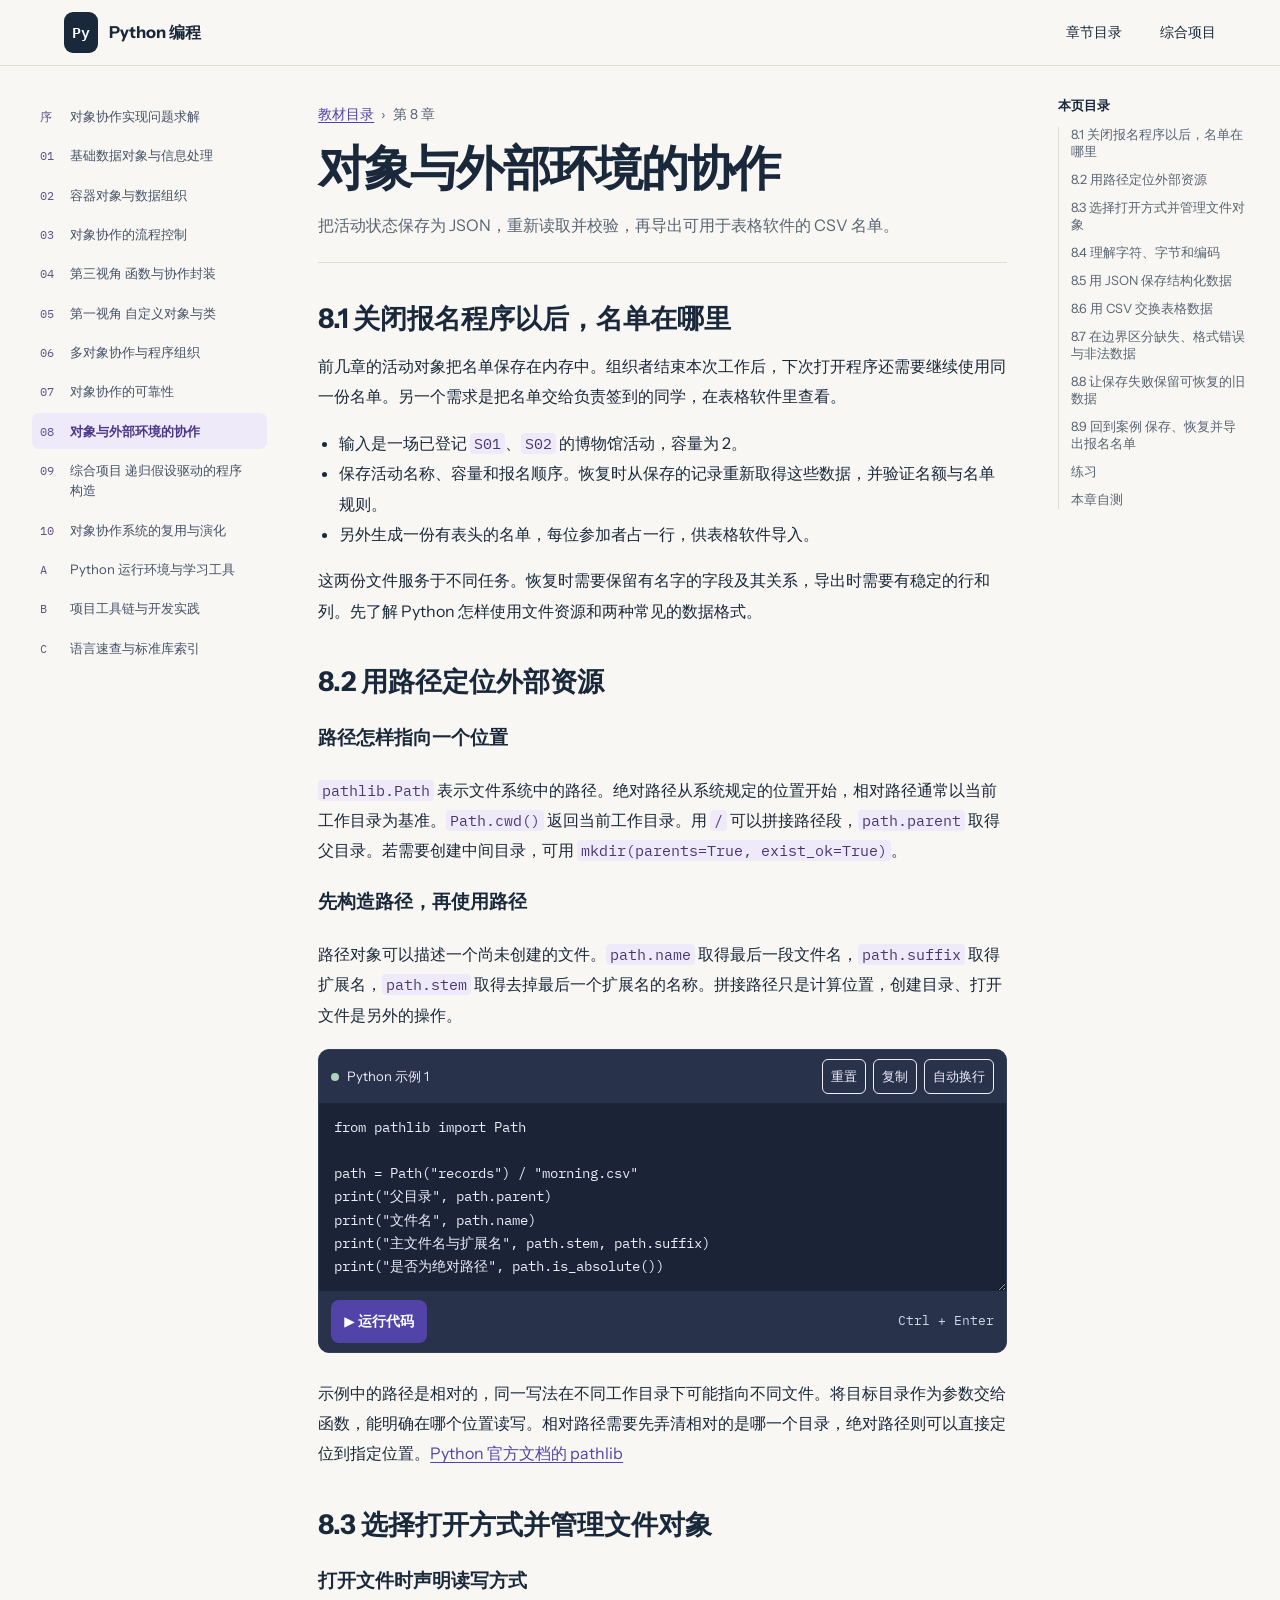
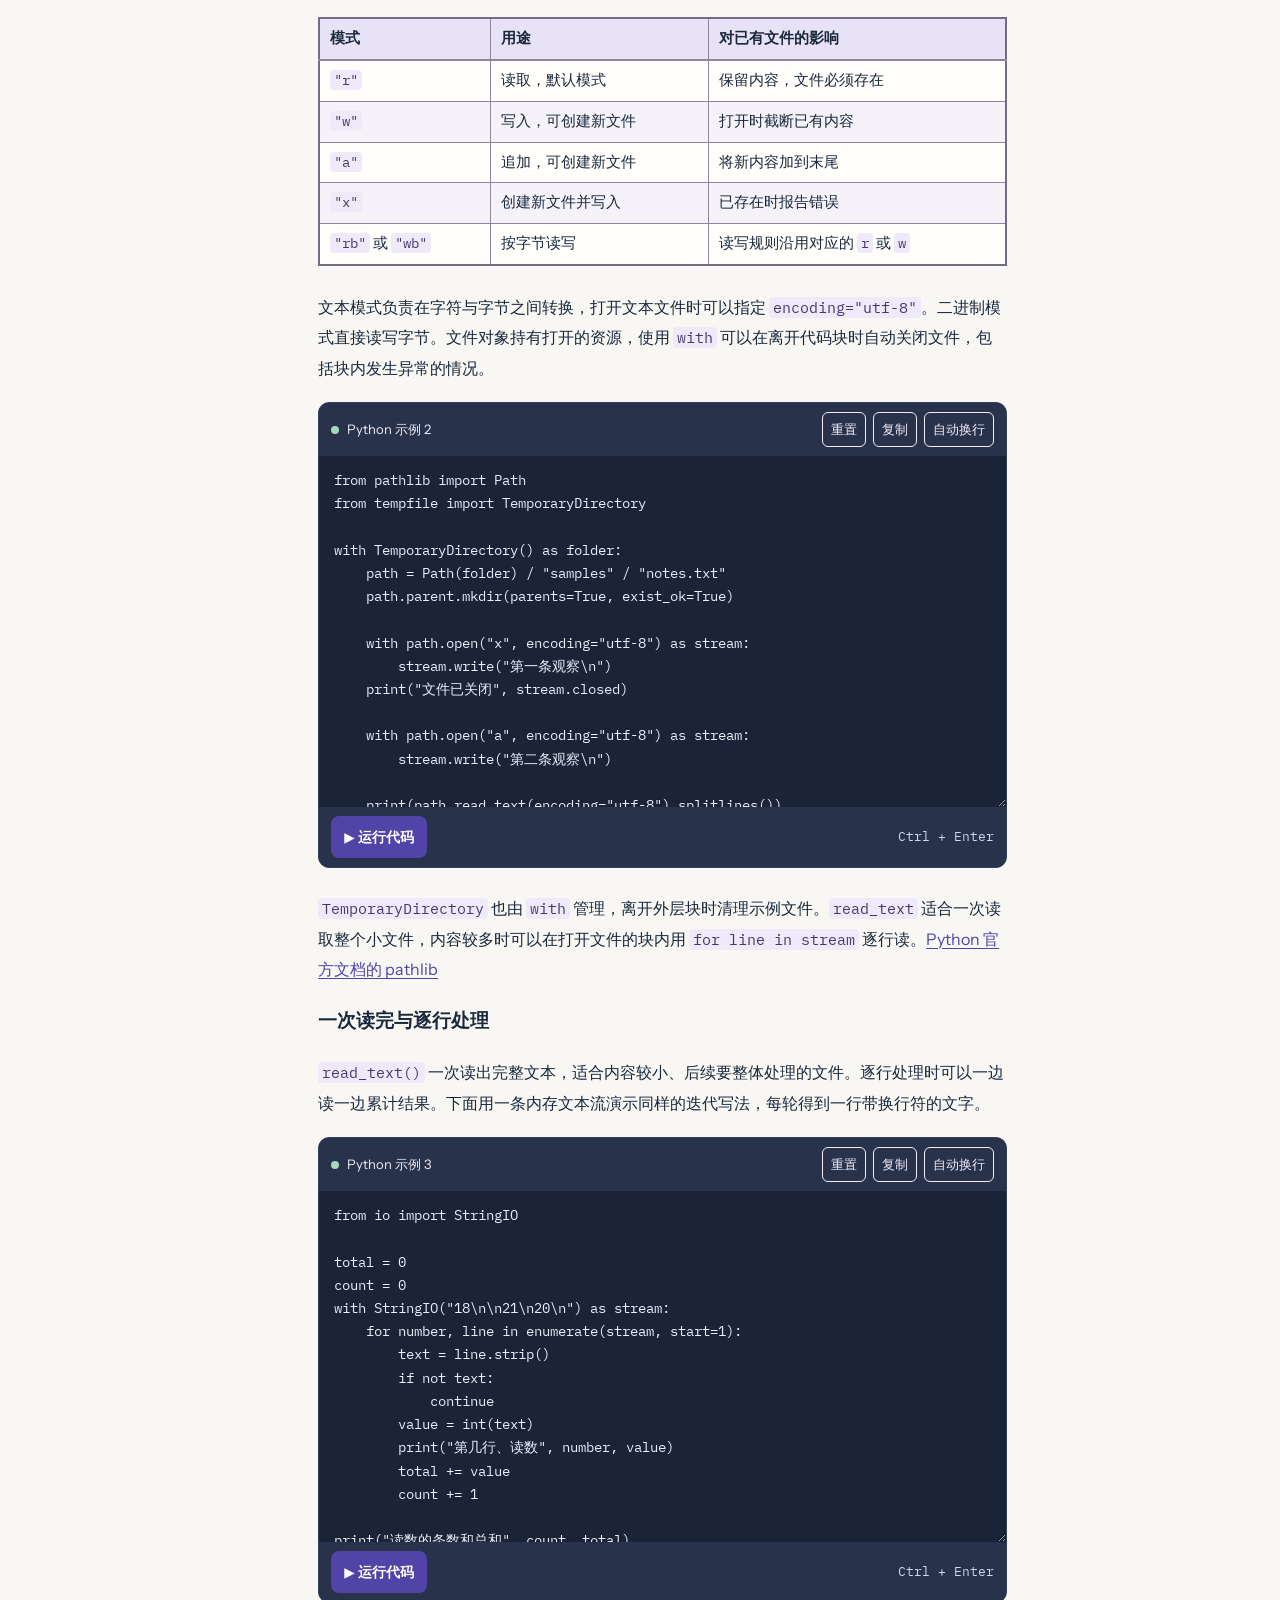
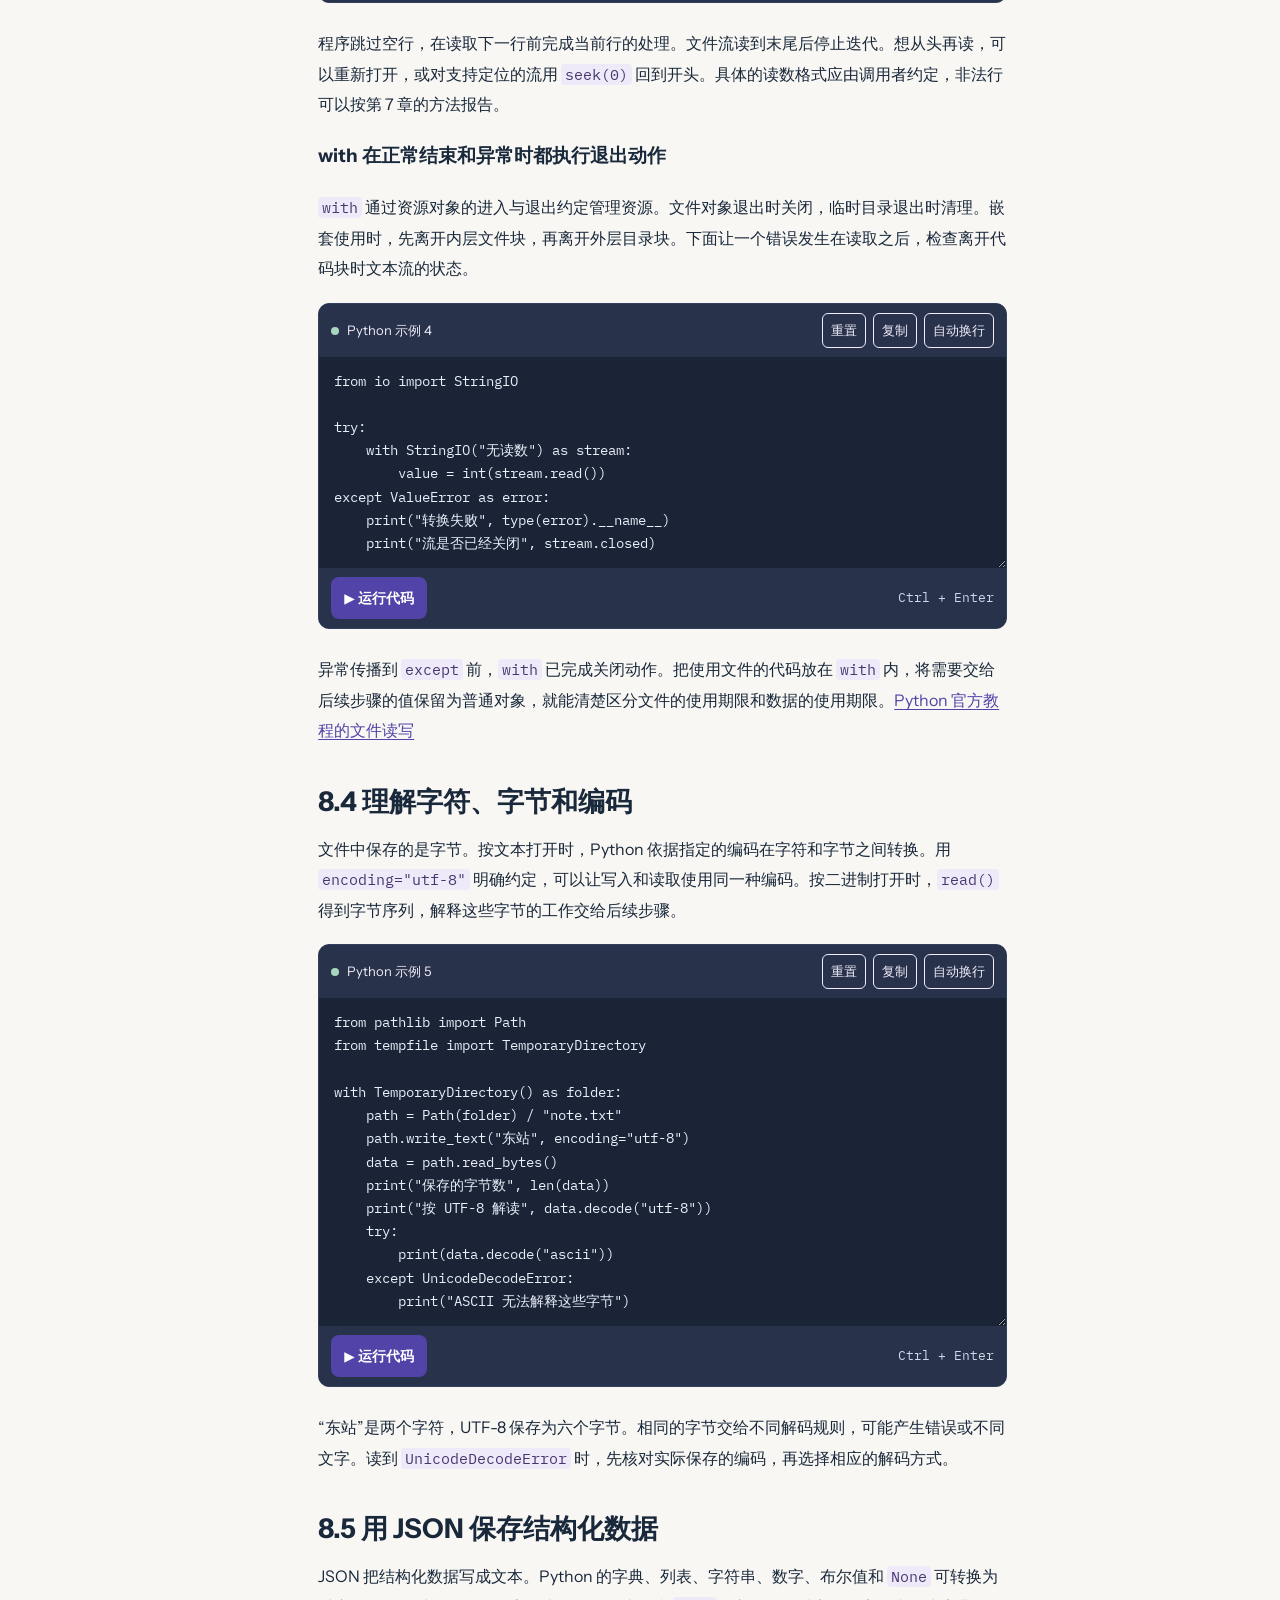
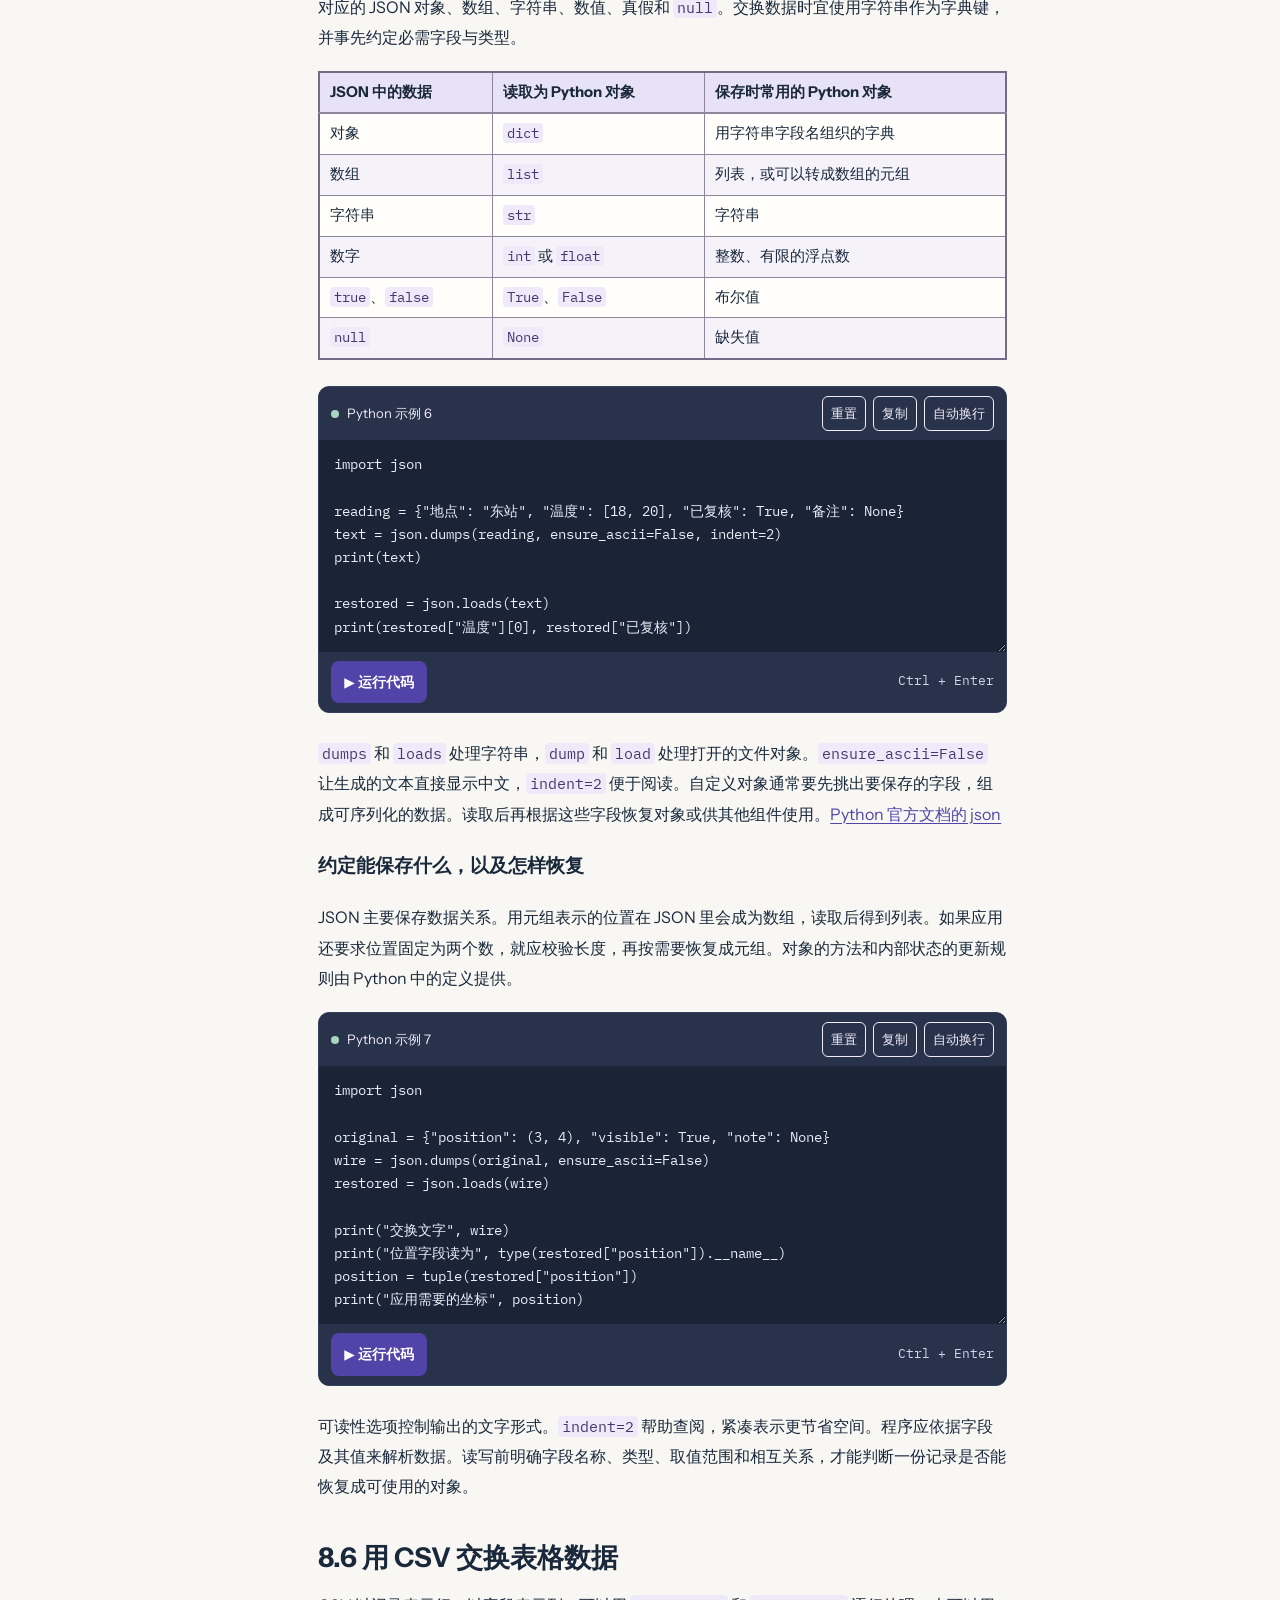
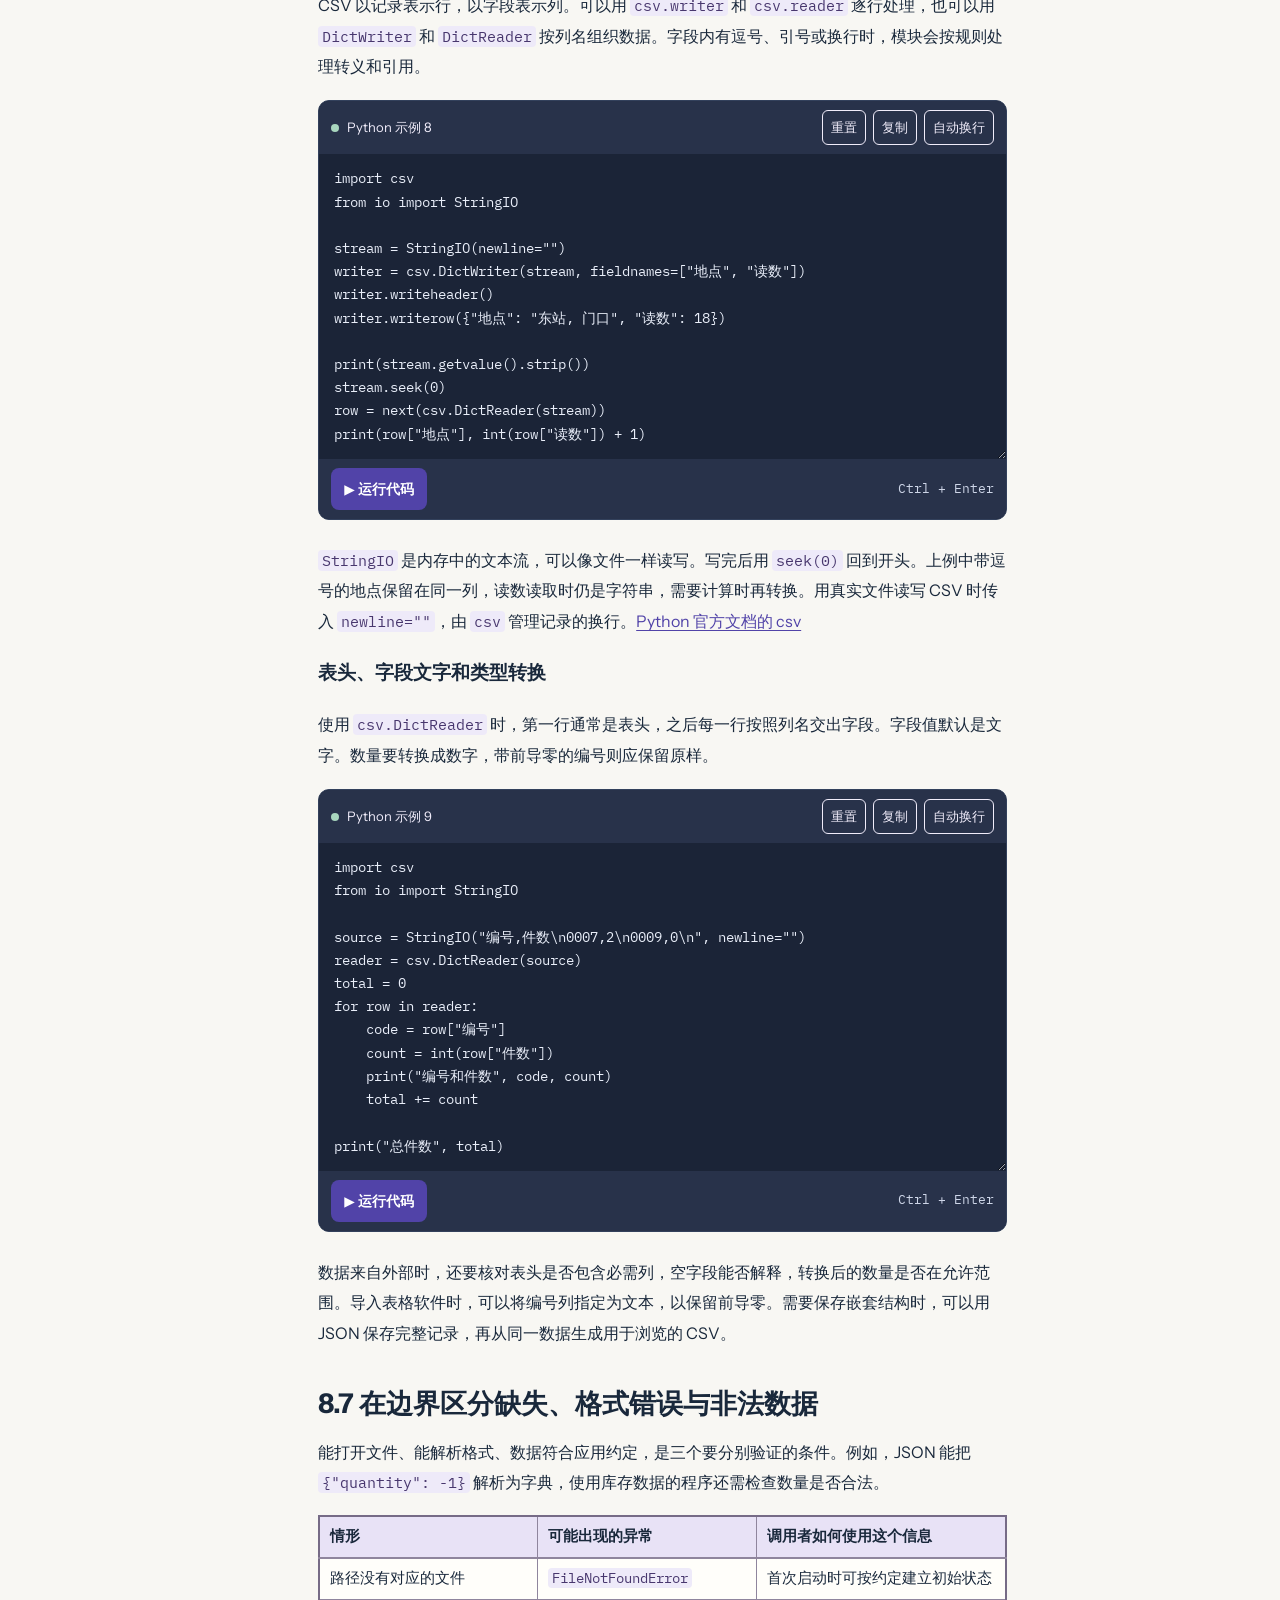
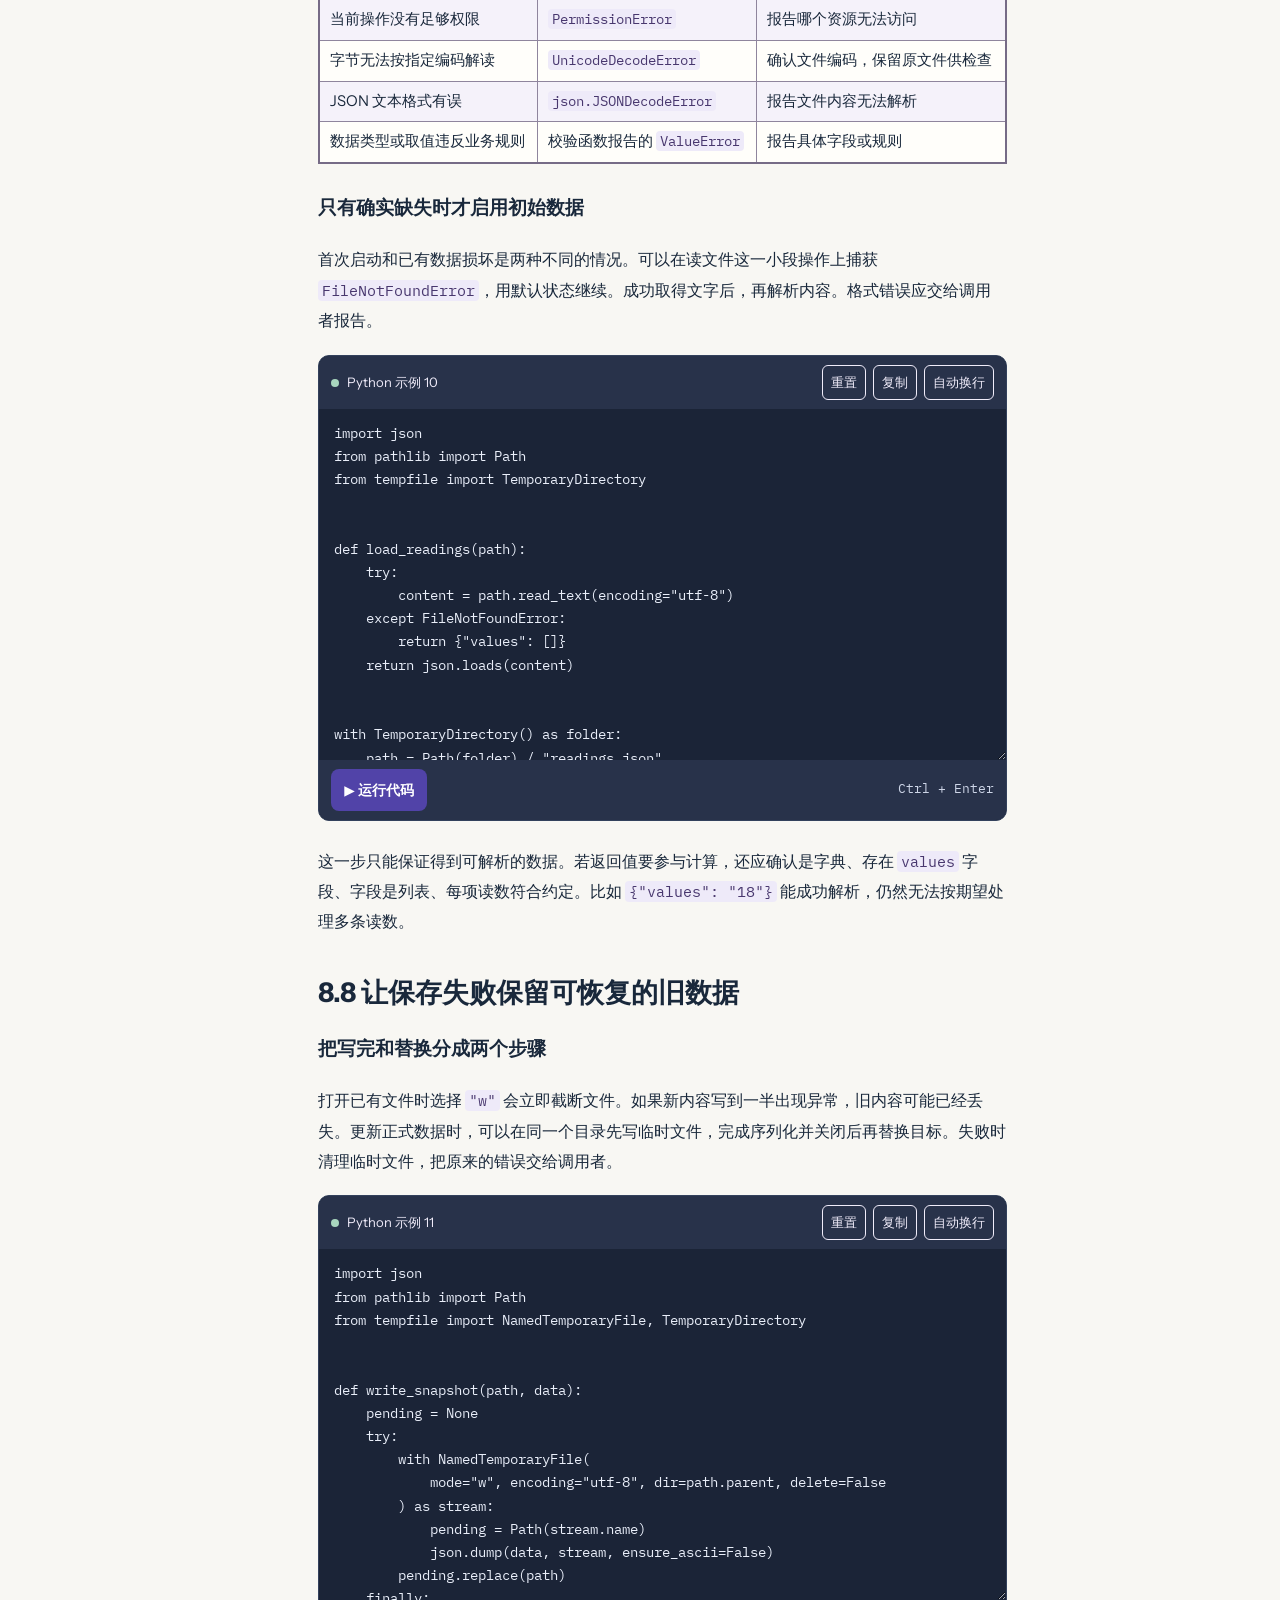
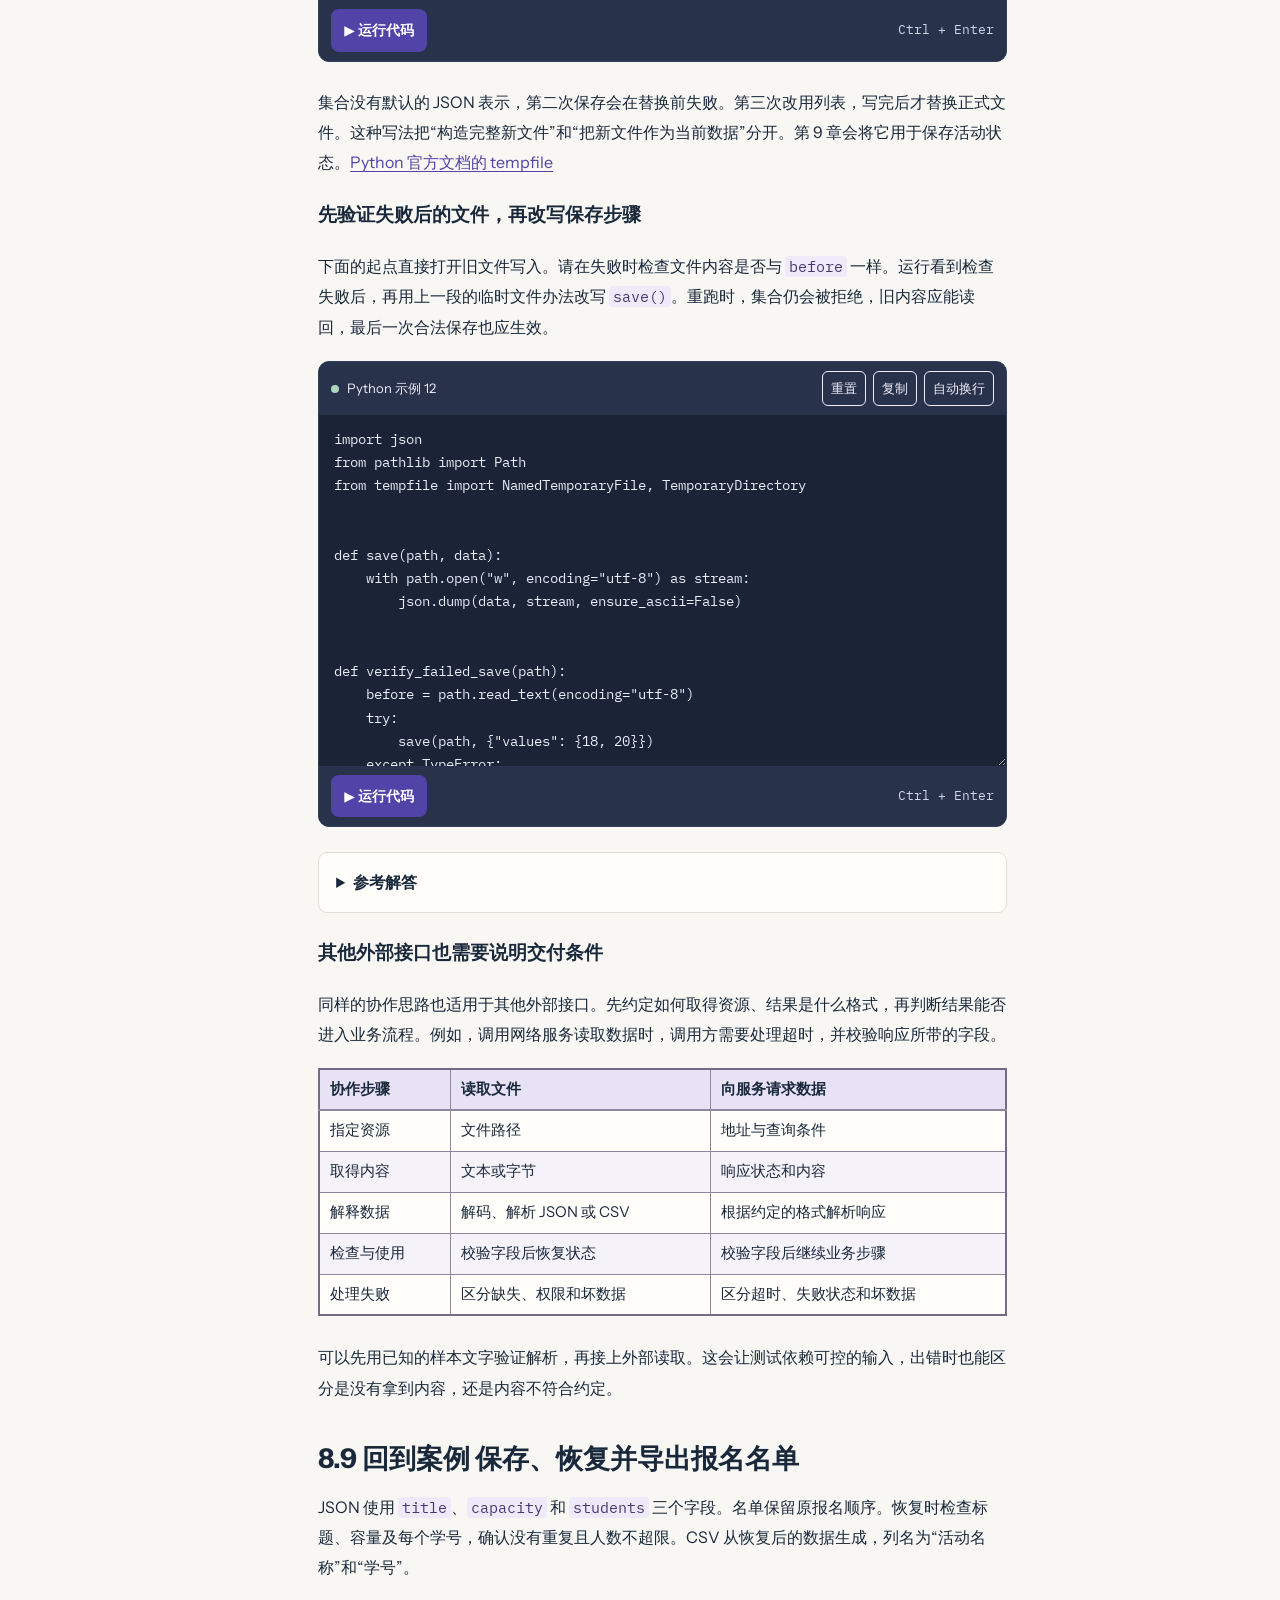
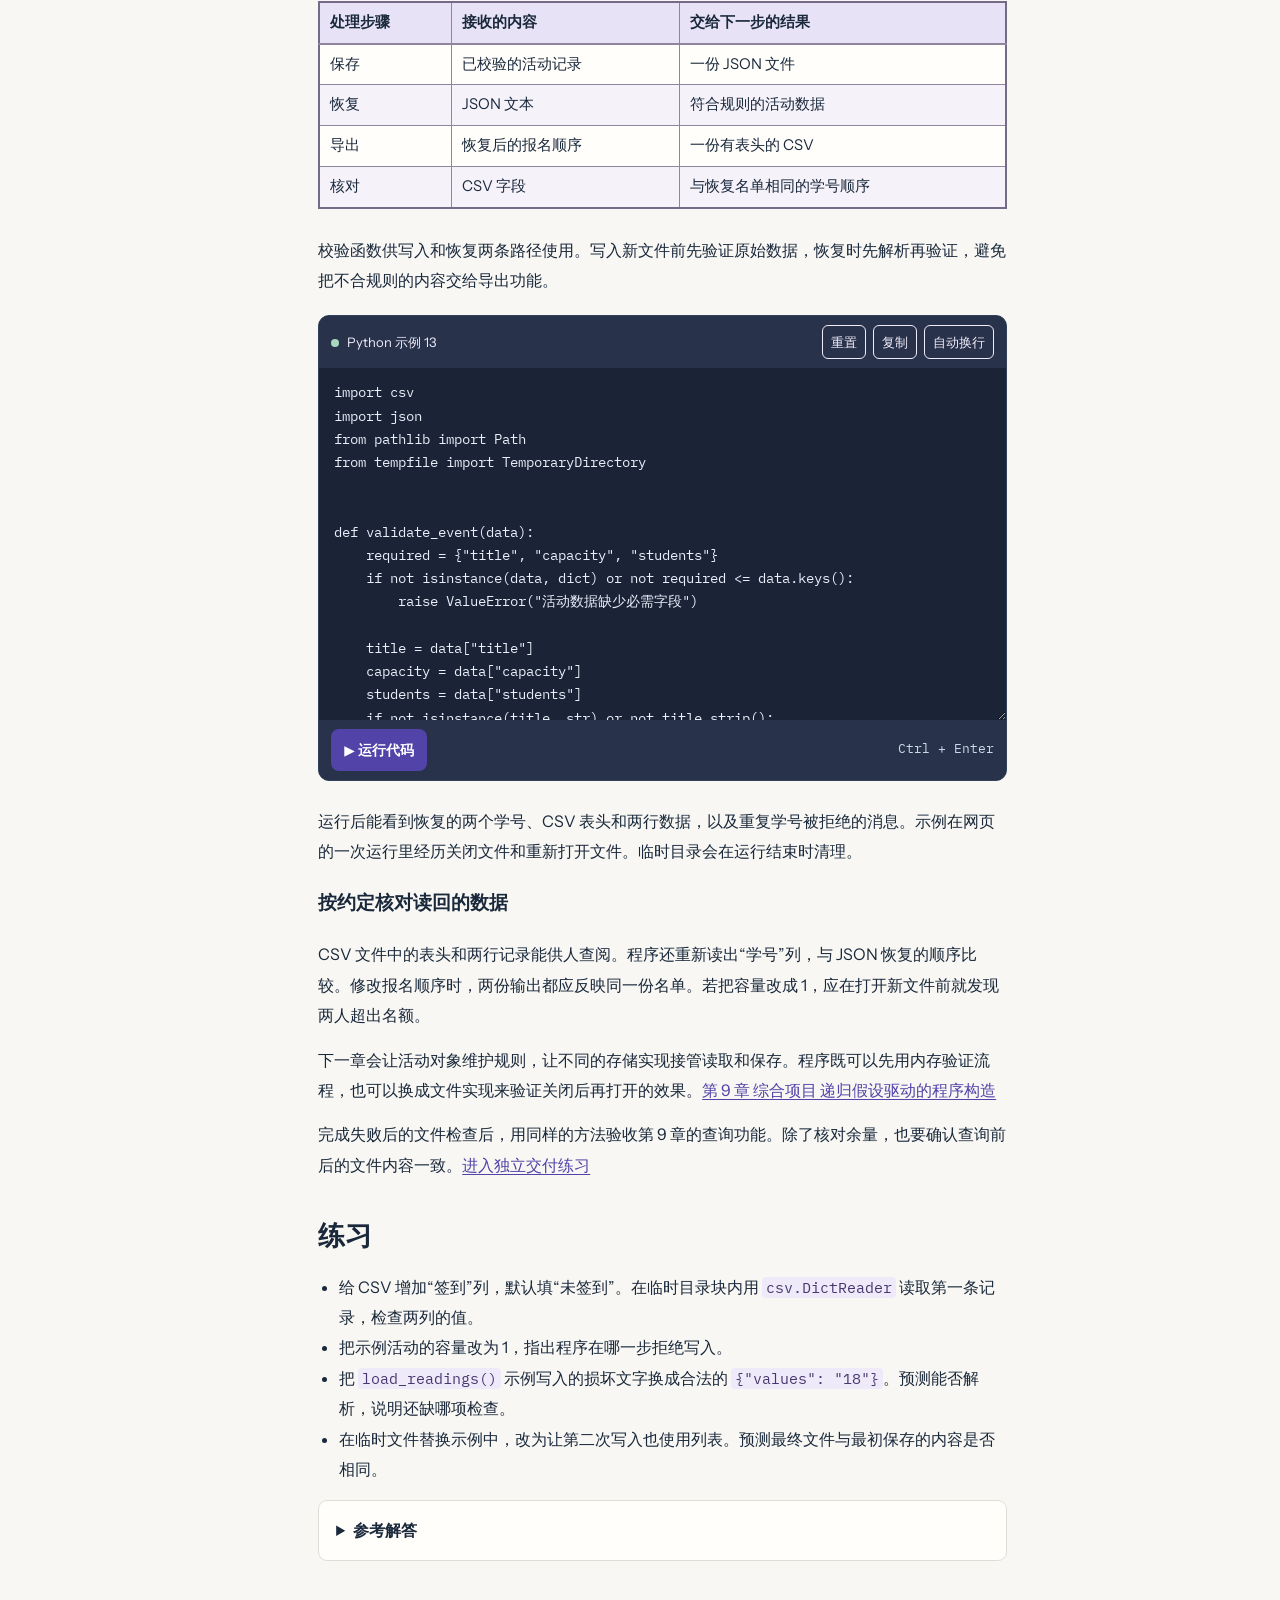
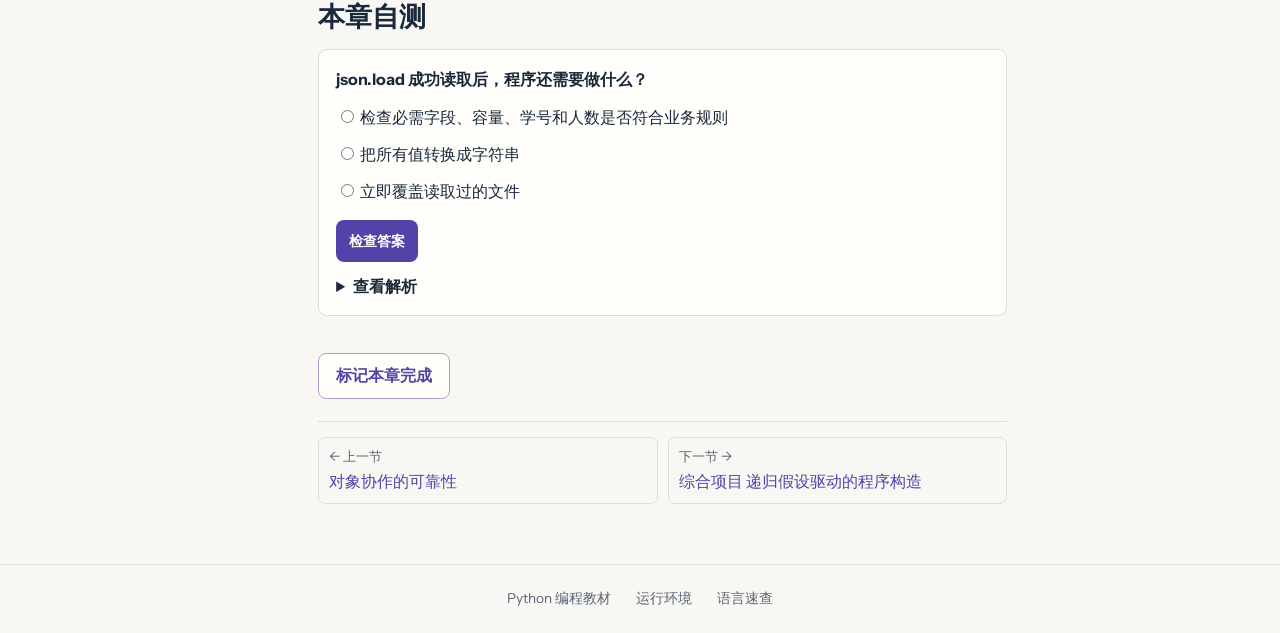
<file: docs/chapter-08.html>
<!doctype html>
<html lang="zh-CN">
<head>
<meta charset="utf-8">
<meta name="viewport" content="width=device-width, initial-scale=1">
<meta name="color-scheme" content="light">
<meta name="description" content="以对象协作和假设三部曲为主线的 Python 编程教材。">
<title>对象与外部环境的协作 · Python 编程</title>
<link rel="stylesheet" href="assets/style.css?v=271b14c33aec">
<script src="assets/site.js?v=3370553bec6f" defer></script>
</head>
<body class="">
<a class="skip" href="#main">跳到正文</a>
<header class="topbar"><div class="top-inner">
<a class="brand" href="index.html"><span aria-hidden="true">Py</span> Python 编程</a>
<nav aria-label="主导航"><a href="index.html#catalog">章节目录</a><a href="chapter-09.html">综合项目</a></nav>
</div></header>

<div class="lesson-layout">
 <aside class="side"><details class="mobile-nav" open><summary>章节目录</summary>
  <nav aria-label="章节目录"><a href="chapter-00.html"><span class="nav-num">序</span><span>对象协作实现问题求解</span><span class="nav-done" data-done="00"></span></a><a href="chapter-01.html"><span class="nav-num">01</span><span>基础数据对象与信息处理</span><span class="nav-done" data-done="01"></span></a><a href="chapter-02.html"><span class="nav-num">02</span><span>容器对象与数据组织</span><span class="nav-done" data-done="02"></span></a><a href="chapter-03.html"><span class="nav-num">03</span><span>对象协作的流程控制</span><span class="nav-done" data-done="03"></span></a><a href="chapter-04.html"><span class="nav-num">04</span><span>第三视角 函数与协作封装</span><span class="nav-done" data-done="04"></span></a><a href="chapter-05.html"><span class="nav-num">05</span><span>第一视角 自定义对象与类</span><span class="nav-done" data-done="05"></span></a><a href="chapter-06.html"><span class="nav-num">06</span><span>多对象协作与程序组织</span><span class="nav-done" data-done="06"></span></a><a href="chapter-07.html"><span class="nav-num">07</span><span>对象协作的可靠性</span><span class="nav-done" data-done="07"></span></a><a href="chapter-08.html" aria-current="page"><span class="nav-num">08</span><span>对象与外部环境的协作</span><span class="nav-done" data-done="08"></span></a><a href="chapter-09.html"><span class="nav-num">09</span><span>综合项目 递归假设驱动的程序构造</span><span class="nav-done" data-done="09"></span></a><a href="chapter-10.html"><span class="nav-num">10</span><span>对象协作系统的复用与演化</span><span class="nav-done" data-done="10"></span></a><a href="chapter-A.html"><span class="nav-num">A</span><span>Python 运行环境与学习工具</span><span class="nav-done" data-done="A"></span></a><a href="chapter-B.html"><span class="nav-num">B</span><span>项目工具链与开发实践</span><span class="nav-done" data-done="B"></span></a><a href="chapter-C.html"><span class="nav-num">C</span><span>语言速查与标准库索引</span><span class="nav-done" data-done="C"></span></a></nav>
 </details></aside>
 <main id="main" class="lesson">
  <header class="lesson-head"><div class="crumb"><a href="index.html#catalog">教材目录</a> <span>›</span> 第 8 章</div>
  <h1>对象与外部环境的协作</h1><p>把活动状态保存为 JSON，重新读取并校验，再导出可用于表格软件的 CSV 名单。</p></header>
  <details class="lesson-contents"><summary>本页目录</summary>
   <nav aria-label="本页目录"><ol><li><a href="#section-1">8.1 关闭报名程序以后，名单在哪里</a></li><li><a href="#section-2">8.2 用路径定位外部资源</a></li><li><a href="#section-3">8.3 选择打开方式并管理文件对象</a></li><li><a href="#section-4">8.4 理解字符、字节和编码</a></li><li><a href="#section-5">8.5 用 JSON 保存结构化数据</a></li><li><a href="#section-6">8.6 用 CSV 交换表格数据</a></li><li><a href="#section-7">8.7 在边界区分缺失、格式错误与非法数据</a></li><li><a href="#section-8">8.8 让保存失败保留可恢复的旧数据</a></li><li><a href="#section-9">8.9 回到案例 保存、恢复并导出报名名单</a></li><li><a href="#section-10">练习</a></li><li><a href="#section-11">本章自测</a></li></ol></nav>
  </details>
  <article><h2 id="section-1">8.1 关闭报名程序以后，名单在哪里</h2>
<p>前几章的活动对象把名单保存在内存中。组织者结束本次工作后，下次打开程序还需要继续使用同一份名单。另一个需求是把名单交给负责签到的同学，在表格软件里查看。</p>
<ul><li>输入是一场已登记 <code>S01</code>、<code>S02</code> 的博物馆活动，容量为 2。</li><li>保存活动名称、容量和报名顺序。恢复时从保存的记录重新取得这些数据，并验证名额与名单规则。</li><li>另外生成一份有表头的名单，每位参加者占一行，供表格软件导入。</li></ul>
<p>这两份文件服务于不同任务。恢复时需要保留有名字的字段及其关系，导出时需要有稳定的行和列。先了解 Python 怎样使用文件资源和两种常见的数据格式。</p>
<h2 id="section-2">8.2 用路径定位外部资源</h2>
<h3>路径怎样指向一个位置</h3>
<p><code>pathlib.Path</code> 表示文件系统中的路径。绝对路径从系统规定的位置开始，相对路径通常以当前工作目录为基准。<code>Path.cwd()</code> 返回当前工作目录。用 <code>/</code> 可以拼接路径段，<code>path.parent</code> 取得父目录。若需要创建中间目录，可用 <code>mkdir(parents=True, exist_ok=True)</code>。</p>
<h3>先构造路径，再使用路径</h3>
<p>路径对象可以描述一个尚未创建的文件。<code>path.name</code> 取得最后一段文件名，<code>path.suffix</code> 取得扩展名，<code>path.stem</code> 取得去掉最后一个扩展名的名称。拼接路径只是计算位置，创建目录、打开文件是另外的操作。</p>

<section class="playground" aria-label="Python 示例 1" data-draft="example-1-6b4aa392b9ac">
  <div class="editor-bar">
    <span><i></i> Python 示例 1</span>
    <div><button class="quiet" type="button" data-reset hidden>重置</button>
    <button class="quiet" type="button" data-copy hidden>复制</button>
    <button class="quiet" type="button" data-wrap aria-pressed="false" hidden>自动换行</button></div>
  </div>
  <textarea aria-label="Python 示例 1 代码" rows="7" wrap="off"
    data-code-file="" spellcheck="false" autocapitalize="off" autocomplete="off">from pathlib import Path

path = Path(&quot;records&quot;) / &quot;morning.csv&quot;
print(&quot;父目录&quot;, path.parent)
print(&quot;文件名&quot;, path.name)
print(&quot;主文件名与扩展名&quot;, path.stem, path.suffix)
print(&quot;是否为绝对路径&quot;, path.is_absolute())</textarea>
  <div class="runner-bar" hidden>
    <button class="primary small" type="button" data-run>▶ 运行代码</button>
    <button class="quiet" type="button" data-stop hidden>停止</button>
    <span class="draft-status" data-draft-status role="status"></span>
    <span class="run-shortcut">Ctrl + Enter</span>
  </div>
  <pre class="output" aria-live="polite" aria-label="运行输出" hidden></pre>
</section>

<p>示例中的路径是相对的，同一写法在不同工作目录下可能指向不同文件。将目标目录作为参数交给函数，能明确在哪个位置读写。相对路径需要先弄清相对的是哪一个目录，绝对路径则可以直接定位到指定位置。<a href="https://docs.python.org/3.12/library/pathlib.html">Python 官方文档的 pathlib</a></p>
<h2 id="section-3">8.3 选择打开方式并管理文件对象</h2>
<h3>打开文件时声明读写方式</h3>
<div class="lesson-table"><table><thead><tr><th scope="col">模式</th><th scope="col">用途</th><th scope="col">对已有文件的影响</th></tr></thead><tbody><tr><td><code>&quot;r&quot;</code></td><td>读取，默认模式</td><td>保留内容，文件必须存在</td></tr><tr><td><code>&quot;w&quot;</code></td><td>写入，可创建新文件</td><td>打开时截断已有内容</td></tr><tr><td><code>&quot;a&quot;</code></td><td>追加，可创建新文件</td><td>将新内容加到末尾</td></tr><tr><td><code>&quot;x&quot;</code></td><td>创建新文件并写入</td><td>已存在时报告错误</td></tr><tr><td><code>&quot;rb&quot;</code> 或 <code>&quot;wb&quot;</code></td><td>按字节读写</td><td>读写规则沿用对应的 <code>r</code> 或 <code>w</code></td></tr></tbody></table></div>
<p>文本模式负责在字符与字节之间转换，打开文本文件时可以指定 <code>encoding=&quot;utf-8&quot;</code>。二进制模式直接读写字节。文件对象持有打开的资源，使用 <code>with</code> 可以在离开代码块时自动关闭文件，包括块内发生异常的情况。</p>

<section class="playground" aria-label="Python 示例 2" data-draft="example-2-82c144fcec75">
  <div class="editor-bar">
    <span><i></i> Python 示例 2</span>
    <div><button class="quiet" type="button" data-reset hidden>重置</button>
    <button class="quiet" type="button" data-copy hidden>复制</button>
    <button class="quiet" type="button" data-wrap aria-pressed="false" hidden>自动换行</button></div>
  </div>
  <textarea aria-label="Python 示例 2 代码" rows="14" wrap="off"
    data-code-file="" spellcheck="false" autocapitalize="off" autocomplete="off">from pathlib import Path
from tempfile import TemporaryDirectory

with TemporaryDirectory() as folder:
    path = Path(folder) / &quot;samples&quot; / &quot;notes.txt&quot;
    path.parent.mkdir(parents=True, exist_ok=True)

    with path.open(&quot;x&quot;, encoding=&quot;utf-8&quot;) as stream:
        stream.write(&quot;第一条观察\n&quot;)
    print(&quot;文件已关闭&quot;, stream.closed)

    with path.open(&quot;a&quot;, encoding=&quot;utf-8&quot;) as stream:
        stream.write(&quot;第二条观察\n&quot;)

    print(path.read_text(encoding=&quot;utf-8&quot;).splitlines())</textarea>
  <div class="runner-bar" hidden>
    <button class="primary small" type="button" data-run>▶ 运行代码</button>
    <button class="quiet" type="button" data-stop hidden>停止</button>
    <span class="draft-status" data-draft-status role="status"></span>
    <span class="run-shortcut">Ctrl + Enter</span>
  </div>
  <pre class="output" aria-live="polite" aria-label="运行输出" hidden></pre>
</section>

<p><code>TemporaryDirectory</code> 也由 <code>with</code> 管理，离开外层块时清理示例文件。<code>read_text</code> 适合一次读取整个小文件，内容较多时可以在打开文件的块内用 <code>for line in stream</code> 逐行读。<a href="https://docs.python.org/3.12/library/pathlib.html">Python 官方文档的 pathlib</a></p>
<h3>一次读完与逐行处理</h3>
<p><code>read_text()</code> 一次读出完整文本，适合内容较小、后续要整体处理的文件。逐行处理时可以一边读一边累计结果。下面用一条内存文本流演示同样的迭代写法，每轮得到一行带换行符的文字。</p>

<section class="playground" aria-label="Python 示例 3" data-draft="example-3-83fac196dad6">
  <div class="editor-bar">
    <span><i></i> Python 示例 3</span>
    <div><button class="quiet" type="button" data-reset hidden>重置</button>
    <button class="quiet" type="button" data-copy hidden>复制</button>
    <button class="quiet" type="button" data-wrap aria-pressed="false" hidden>自动换行</button></div>
  </div>
  <textarea aria-label="Python 示例 3 代码" rows="14" wrap="off"
    data-code-file="" spellcheck="false" autocapitalize="off" autocomplete="off">from io import StringIO

total = 0
count = 0
with StringIO(&quot;18\n\n21\n20\n&quot;) as stream:
    for number, line in enumerate(stream, start=1):
        text = line.strip()
        if not text:
            continue
        value = int(text)
        print(&quot;第几行、读数&quot;, number, value)
        total += value
        count += 1

print(&quot;读数的条数和总和&quot;, count, total)</textarea>
  <div class="runner-bar" hidden>
    <button class="primary small" type="button" data-run>▶ 运行代码</button>
    <button class="quiet" type="button" data-stop hidden>停止</button>
    <span class="draft-status" data-draft-status role="status"></span>
    <span class="run-shortcut">Ctrl + Enter</span>
  </div>
  <pre class="output" aria-live="polite" aria-label="运行输出" hidden></pre>
</section>

<p>程序跳过空行，在读取下一行前完成当前行的处理。文件流读到末尾后停止迭代。想从头再读，可以重新打开，或对支持定位的流用 <code>seek(0)</code> 回到开头。具体的读数格式应由调用者约定，非法行可以按第 7 章的方法报告。</p>
<h3>with 在正常结束和异常时都执行退出动作</h3>
<p><code>with</code> 通过资源对象的进入与退出约定管理资源。文件对象退出时关闭，临时目录退出时清理。嵌套使用时，先离开内层文件块，再离开外层目录块。下面让一个错误发生在读取之后，检查离开代码块时文本流的状态。</p>

<section class="playground" aria-label="Python 示例 4" data-draft="example-4-91ecaefa3eb2">
  <div class="editor-bar">
    <span><i></i> Python 示例 4</span>
    <div><button class="quiet" type="button" data-reset hidden>重置</button>
    <button class="quiet" type="button" data-copy hidden>复制</button>
    <button class="quiet" type="button" data-wrap aria-pressed="false" hidden>自动换行</button></div>
  </div>
  <textarea aria-label="Python 示例 4 代码" rows="8" wrap="off"
    data-code-file="" spellcheck="false" autocapitalize="off" autocomplete="off">from io import StringIO

try:
    with StringIO(&quot;无读数&quot;) as stream:
        value = int(stream.read())
except ValueError as error:
    print(&quot;转换失败&quot;, type(error).__name__)
    print(&quot;流是否已经关闭&quot;, stream.closed)</textarea>
  <div class="runner-bar" hidden>
    <button class="primary small" type="button" data-run>▶ 运行代码</button>
    <button class="quiet" type="button" data-stop hidden>停止</button>
    <span class="draft-status" data-draft-status role="status"></span>
    <span class="run-shortcut">Ctrl + Enter</span>
  </div>
  <pre class="output" aria-live="polite" aria-label="运行输出" hidden></pre>
</section>

<p>异常传播到 <code>except</code> 前，<code>with</code> 已完成关闭动作。把使用文件的代码放在 <code>with</code> 内，将需要交给后续步骤的值保留为普通对象，就能清楚区分文件的使用期限和数据的使用期限。<a href="https://docs.python.org/3.12/tutorial/inputoutput.html#reading-and-writing-files">Python 官方教程的文件读写</a></p>
<h2 id="section-4">8.4 理解字符、字节和编码</h2>
<p>文件中保存的是字节。按文本打开时，Python 依据指定的编码在字符和字节之间转换。用 <code>encoding=&quot;utf-8&quot;</code> 明确约定，可以让写入和读取使用同一种编码。按二进制打开时，<code>read()</code> 得到字节序列，解释这些字节的工作交给后续步骤。</p>

<section class="playground" aria-label="Python 示例 5" data-draft="example-5-930d874d1138">
  <div class="editor-bar">
    <span><i></i> Python 示例 5</span>
    <div><button class="quiet" type="button" data-reset hidden>重置</button>
    <button class="quiet" type="button" data-copy hidden>复制</button>
    <button class="quiet" type="button" data-wrap aria-pressed="false" hidden>自动换行</button></div>
  </div>
  <textarea aria-label="Python 示例 5 代码" rows="13" wrap="off"
    data-code-file="" spellcheck="false" autocapitalize="off" autocomplete="off">from pathlib import Path
from tempfile import TemporaryDirectory

with TemporaryDirectory() as folder:
    path = Path(folder) / &quot;note.txt&quot;
    path.write_text(&quot;东站&quot;, encoding=&quot;utf-8&quot;)
    data = path.read_bytes()
    print(&quot;保存的字节数&quot;, len(data))
    print(&quot;按 UTF-8 解读&quot;, data.decode(&quot;utf-8&quot;))
    try:
        print(data.decode(&quot;ascii&quot;))
    except UnicodeDecodeError:
        print(&quot;ASCII 无法解释这些字节&quot;)</textarea>
  <div class="runner-bar" hidden>
    <button class="primary small" type="button" data-run>▶ 运行代码</button>
    <button class="quiet" type="button" data-stop hidden>停止</button>
    <span class="draft-status" data-draft-status role="status"></span>
    <span class="run-shortcut">Ctrl + Enter</span>
  </div>
  <pre class="output" aria-live="polite" aria-label="运行输出" hidden></pre>
</section>

<p>“东站”是两个字符，UTF-8 保存为六个字节。相同的字节交给不同解码规则，可能产生错误或不同文字。读到 <code>UnicodeDecodeError</code> 时，先核对实际保存的编码，再选择相应的解码方式。</p>
<h2 id="section-5">8.5 用 JSON 保存结构化数据</h2>
<p>JSON 把结构化数据写成文本。Python 的字典、列表、字符串、数字、布尔值和 <code>None</code> 可转换为对应的 JSON 对象、数组、字符串、数值、真假和 <code>null</code>。交换数据时宜使用字符串作为字典键，并事先约定必需字段与类型。</p>
<div class="lesson-table"><table><thead><tr><th scope="col">JSON 中的数据</th><th scope="col">读取为 Python 对象</th><th scope="col">保存时常用的 Python 对象</th></tr></thead><tbody><tr><td>对象</td><td><code>dict</code></td><td>用字符串字段名组织的字典</td></tr><tr><td>数组</td><td><code>list</code></td><td>列表，或可以转成数组的元组</td></tr><tr><td>字符串</td><td><code>str</code></td><td>字符串</td></tr><tr><td>数字</td><td><code>int</code> 或 <code>float</code></td><td>整数、有限的浮点数</td></tr><tr><td><code>true</code>、<code>false</code></td><td><code>True</code>、<code>False</code></td><td>布尔值</td></tr><tr><td><code>null</code></td><td><code>None</code></td><td>缺失值</td></tr></tbody></table></div>

<section class="playground" aria-label="Python 示例 6" data-draft="example-6-1f41f6b4bf67">
  <div class="editor-bar">
    <span><i></i> Python 示例 6</span>
    <div><button class="quiet" type="button" data-reset hidden>重置</button>
    <button class="quiet" type="button" data-copy hidden>复制</button>
    <button class="quiet" type="button" data-wrap aria-pressed="false" hidden>自动换行</button></div>
  </div>
  <textarea aria-label="Python 示例 6 代码" rows="8" wrap="off"
    data-code-file="" spellcheck="false" autocapitalize="off" autocomplete="off">import json

reading = {&quot;地点&quot;: &quot;东站&quot;, &quot;温度&quot;: [18, 20], &quot;已复核&quot;: True, &quot;备注&quot;: None}
text = json.dumps(reading, ensure_ascii=False, indent=2)
print(text)

restored = json.loads(text)
print(restored[&quot;温度&quot;][0], restored[&quot;已复核&quot;])</textarea>
  <div class="runner-bar" hidden>
    <button class="primary small" type="button" data-run>▶ 运行代码</button>
    <button class="quiet" type="button" data-stop hidden>停止</button>
    <span class="draft-status" data-draft-status role="status"></span>
    <span class="run-shortcut">Ctrl + Enter</span>
  </div>
  <pre class="output" aria-live="polite" aria-label="运行输出" hidden></pre>
</section>

<p><code>dumps</code> 和 <code>loads</code> 处理字符串，<code>dump</code> 和 <code>load</code> 处理打开的文件对象。<code>ensure_ascii=False</code> 让生成的文本直接显示中文，<code>indent=2</code> 便于阅读。自定义对象通常要先挑出要保存的字段，组成可序列化的数据。读取后再根据这些字段恢复对象或供其他组件使用。<a href="https://docs.python.org/3.12/library/json.html">Python 官方文档的 json</a></p>
<h3>约定能保存什么，以及怎样恢复</h3>
<p>JSON 主要保存数据关系。用元组表示的位置在 JSON 里会成为数组，读取后得到列表。如果应用还要求位置固定为两个数，就应校验长度，再按需要恢复成元组。对象的方法和内部状态的更新规则由 Python 中的定义提供。</p>

<section class="playground" aria-label="Python 示例 7" data-draft="example-7-7cf576b7447d">
  <div class="editor-bar">
    <span><i></i> Python 示例 7</span>
    <div><button class="quiet" type="button" data-reset hidden>重置</button>
    <button class="quiet" type="button" data-copy hidden>复制</button>
    <button class="quiet" type="button" data-wrap aria-pressed="false" hidden>自动换行</button></div>
  </div>
  <textarea aria-label="Python 示例 7 代码" rows="10" wrap="off"
    data-code-file="" spellcheck="false" autocapitalize="off" autocomplete="off">import json

original = {&quot;position&quot;: (3, 4), &quot;visible&quot;: True, &quot;note&quot;: None}
wire = json.dumps(original, ensure_ascii=False)
restored = json.loads(wire)

print(&quot;交换文字&quot;, wire)
print(&quot;位置字段读为&quot;, type(restored[&quot;position&quot;]).__name__)
position = tuple(restored[&quot;position&quot;])
print(&quot;应用需要的坐标&quot;, position)</textarea>
  <div class="runner-bar" hidden>
    <button class="primary small" type="button" data-run>▶ 运行代码</button>
    <button class="quiet" type="button" data-stop hidden>停止</button>
    <span class="draft-status" data-draft-status role="status"></span>
    <span class="run-shortcut">Ctrl + Enter</span>
  </div>
  <pre class="output" aria-live="polite" aria-label="运行输出" hidden></pre>
</section>

<p>可读性选项控制输出的文字形式。<code>indent=2</code> 帮助查阅，紧凑表示更节省空间。程序应依据字段及其值来解析数据。读写前明确字段名称、类型、取值范围和相互关系，才能判断一份记录是否能恢复成可使用的对象。</p>
<h2 id="section-6">8.6 用 CSV 交换表格数据</h2>
<p>CSV 以记录表示行，以字段表示列。可以用 <code>csv.writer</code> 和 <code>csv.reader</code> 逐行处理，也可以用 <code>DictWriter</code> 和 <code>DictReader</code> 按列名组织数据。字段内有逗号、引号或换行时，模块会按规则处理转义和引用。</p>

<section class="playground" aria-label="Python 示例 8" data-draft="example-8-2ce79eb7fbbc">
  <div class="editor-bar">
    <span><i></i> Python 示例 8</span>
    <div><button class="quiet" type="button" data-reset hidden>重置</button>
    <button class="quiet" type="button" data-copy hidden>复制</button>
    <button class="quiet" type="button" data-wrap aria-pressed="false" hidden>自动换行</button></div>
  </div>
  <textarea aria-label="Python 示例 8 代码" rows="12" wrap="off"
    data-code-file="" spellcheck="false" autocapitalize="off" autocomplete="off">import csv
from io import StringIO

stream = StringIO(newline=&quot;&quot;)
writer = csv.DictWriter(stream, fieldnames=[&quot;地点&quot;, &quot;读数&quot;])
writer.writeheader()
writer.writerow({&quot;地点&quot;: &quot;东站, 门口&quot;, &quot;读数&quot;: 18})

print(stream.getvalue().strip())
stream.seek(0)
row = next(csv.DictReader(stream))
print(row[&quot;地点&quot;], int(row[&quot;读数&quot;]) + 1)</textarea>
  <div class="runner-bar" hidden>
    <button class="primary small" type="button" data-run>▶ 运行代码</button>
    <button class="quiet" type="button" data-stop hidden>停止</button>
    <span class="draft-status" data-draft-status role="status"></span>
    <span class="run-shortcut">Ctrl + Enter</span>
  </div>
  <pre class="output" aria-live="polite" aria-label="运行输出" hidden></pre>
</section>

<p><code>StringIO</code> 是内存中的文本流，可以像文件一样读写。写完后用 <code>seek(0)</code> 回到开头。上例中带逗号的地点保留在同一列，读数读取时仍是字符串，需要计算时再转换。用真实文件读写 CSV 时传入 <code>newline=&quot;&quot;</code>，由 <code>csv</code> 管理记录的换行。<a href="https://docs.python.org/3.12/library/csv.html">Python 官方文档的 csv</a></p>
<h3>表头、字段文字和类型转换</h3>
<p>使用 <code>csv.DictReader</code> 时，第一行通常是表头，之后每一行按照列名交出字段。字段值默认是文字。数量要转换成数字，带前导零的编号则应保留原样。</p>

<section class="playground" aria-label="Python 示例 9" data-draft="example-9-88d0974f7396">
  <div class="editor-bar">
    <span><i></i> Python 示例 9</span>
    <div><button class="quiet" type="button" data-reset hidden>重置</button>
    <button class="quiet" type="button" data-copy hidden>复制</button>
    <button class="quiet" type="button" data-wrap aria-pressed="false" hidden>自动换行</button></div>
  </div>
  <textarea aria-label="Python 示例 9 代码" rows="13" wrap="off"
    data-code-file="" spellcheck="false" autocapitalize="off" autocomplete="off">import csv
from io import StringIO

source = StringIO(&quot;编号,件数\n0007,2\n0009,0\n&quot;, newline=&quot;&quot;)
reader = csv.DictReader(source)
total = 0
for row in reader:
    code = row[&quot;编号&quot;]
    count = int(row[&quot;件数&quot;])
    print(&quot;编号和件数&quot;, code, count)
    total += count

print(&quot;总件数&quot;, total)</textarea>
  <div class="runner-bar" hidden>
    <button class="primary small" type="button" data-run>▶ 运行代码</button>
    <button class="quiet" type="button" data-stop hidden>停止</button>
    <span class="draft-status" data-draft-status role="status"></span>
    <span class="run-shortcut">Ctrl + Enter</span>
  </div>
  <pre class="output" aria-live="polite" aria-label="运行输出" hidden></pre>
</section>

<p>数据来自外部时，还要核对表头是否包含必需列，空字段能否解释，转换后的数量是否在允许范围。导入表格软件时，可以将编号列指定为文本，以保留前导零。需要保存嵌套结构时，可以用 JSON 保存完整记录，再从同一数据生成用于浏览的 CSV。</p>
<h2 id="section-7">8.7 在边界区分缺失、格式错误与非法数据</h2>
<p>能打开文件、能解析格式、数据符合应用约定，是三个要分别验证的条件。例如，JSON 能把 <code>{&quot;quantity&quot;: -1}</code> 解析为字典，使用库存数据的程序还需检查数量是否合法。</p>
<div class="lesson-table"><table><thead><tr><th scope="col">情形</th><th scope="col">可能出现的异常</th><th scope="col">调用者如何使用这个信息</th></tr></thead><tbody><tr><td>路径没有对应的文件</td><td><code>FileNotFoundError</code></td><td>首次启动时可按约定建立初始状态</td></tr><tr><td>当前操作没有足够权限</td><td><code>PermissionError</code></td><td>报告哪个资源无法访问</td></tr><tr><td>字节无法按指定编码解读</td><td><code>UnicodeDecodeError</code></td><td>确认文件编码，保留原文件供检查</td></tr><tr><td>JSON 文本格式有误</td><td><code>json.JSONDecodeError</code></td><td>报告文件内容无法解析</td></tr><tr><td>数据类型或取值违反业务规则</td><td>校验函数报告的 <code>ValueError</code></td><td>报告具体字段或规则</td></tr></tbody></table></div>
<h3>只有确实缺失时才启用初始数据</h3>
<p>首次启动和已有数据损坏是两种不同的情况。可以在读文件这一小段操作上捕获 <code>FileNotFoundError</code>，用默认状态继续。成功取得文字后，再解析内容。格式错误应交给调用者报告。</p>

<section class="playground" aria-label="Python 示例 10" data-draft="example-10-0c3f1ff9af69">
  <div class="editor-bar">
    <span><i></i> Python 示例 10</span>
    <div><button class="quiet" type="button" data-reset hidden>重置</button>
    <button class="quiet" type="button" data-copy hidden>复制</button>
    <button class="quiet" type="button" data-wrap aria-pressed="false" hidden>自动换行</button></div>
  </div>
  <textarea aria-label="Python 示例 10 代码" rows="14" wrap="off"
    data-code-file="" spellcheck="false" autocapitalize="off" autocomplete="off">import json
from pathlib import Path
from tempfile import TemporaryDirectory


def load_readings(path):
    try:
        content = path.read_text(encoding=&quot;utf-8&quot;)
    except FileNotFoundError:
        return {&quot;values&quot;: []}
    return json.loads(content)


with TemporaryDirectory() as folder:
    path = Path(folder) / &quot;readings.json&quot;
    print(&quot;首次启动&quot;, load_readings(path))

    path.write_text(&quot;{损坏&quot;, encoding=&quot;utf-8&quot;)
    try:
        print(load_readings(path))
    except json.JSONDecodeError:
        print(&quot;原文件需要检查&quot;, path.read_text(encoding=&quot;utf-8&quot;))</textarea>
  <div class="runner-bar" hidden>
    <button class="primary small" type="button" data-run>▶ 运行代码</button>
    <button class="quiet" type="button" data-stop hidden>停止</button>
    <span class="draft-status" data-draft-status role="status"></span>
    <span class="run-shortcut">Ctrl + Enter</span>
  </div>
  <pre class="output" aria-live="polite" aria-label="运行输出" hidden></pre>
</section>

<p>这一步只能保证得到可解析的数据。若返回值要参与计算，还应确认是字典、存在 <code>values</code> 字段、字段是列表、每项读数符合约定。比如 <code>{&quot;values&quot;: &quot;18&quot;}</code> 能成功解析，仍然无法按期望处理多条读数。</p>
<h2 id="section-8">8.8 让保存失败保留可恢复的旧数据</h2>
<h3>把写完和替换分成两个步骤</h3>
<p>打开已有文件时选择 <code>&quot;w&quot;</code> 会立即截断文件。如果新内容写到一半出现异常，旧内容可能已经丢失。更新正式数据时，可以在同一个目录先写临时文件，完成序列化并关闭后再替换目标。失败时清理临时文件，把原来的错误交给调用者。</p>

<section class="playground" aria-label="Python 示例 11" data-draft="example-11-4a7ddde4314e">
  <div class="editor-bar">
    <span><i></i> Python 示例 11</span>
    <div><button class="quiet" type="button" data-reset hidden>重置</button>
    <button class="quiet" type="button" data-copy hidden>复制</button>
    <button class="quiet" type="button" data-wrap aria-pressed="false" hidden>自动换行</button></div>
  </div>
  <textarea aria-label="Python 示例 11 代码" rows="14" wrap="off"
    data-code-file="" spellcheck="false" autocapitalize="off" autocomplete="off">import json
from pathlib import Path
from tempfile import NamedTemporaryFile, TemporaryDirectory


def write_snapshot(path, data):
    pending = None
    try:
        with NamedTemporaryFile(
            mode=&quot;w&quot;, encoding=&quot;utf-8&quot;, dir=path.parent, delete=False
        ) as stream:
            pending = Path(stream.name)
            json.dump(data, stream, ensure_ascii=False)
        pending.replace(path)
    finally:
        if pending is not None:
            pending.unlink(missing_ok=True)


with TemporaryDirectory() as folder:
    path = Path(folder) / &quot;snapshot.json&quot;
    write_snapshot(path, {&quot;values&quot;: [18]})
    before = path.read_text(encoding=&quot;utf-8&quot;)
    try:
        write_snapshot(path, {&quot;values&quot;: {18, 20}})
    except TypeError:
        print(&quot;序列化失败，保留原内容&quot;, path.read_text(encoding=&quot;utf-8&quot;) == before)
    write_snapshot(path, {&quot;values&quot;: [18, 20]})
    print(&quot;完成后的内容&quot;, json.loads(path.read_text(encoding=&quot;utf-8&quot;)))</textarea>
  <div class="runner-bar" hidden>
    <button class="primary small" type="button" data-run>▶ 运行代码</button>
    <button class="quiet" type="button" data-stop hidden>停止</button>
    <span class="draft-status" data-draft-status role="status"></span>
    <span class="run-shortcut">Ctrl + Enter</span>
  </div>
  <pre class="output" aria-live="polite" aria-label="运行输出" hidden></pre>
</section>

<p>集合没有默认的 JSON 表示，第二次保存会在替换前失败。第三次改用列表，写完后才替换正式文件。这种写法把“构造完整新文件”和“把新文件作为当前数据”分开。第 9 章会将它用于保存活动状态。<a href="https://docs.python.org/3.12/library/tempfile.html#tempfile.NamedTemporaryFile">Python 官方文档的 tempfile</a></p>
<h3>先验证失败后的文件，再改写保存步骤</h3>
<p>下面的起点直接打开旧文件写入。请在失败时检查文件内容是否与 <code>before</code> 一样。运行看到检查失败后，再用上一段的临时文件办法改写 <code>save()</code>。重跑时，集合仍会被拒绝，旧内容应能读回，最后一次合法保存也应生效。</p>

<section class="playground" aria-label="Python 示例 12" data-draft="file-regression" id="file-regression">
  <div class="editor-bar">
    <span><i></i> Python 示例 12</span>
    <div><button class="quiet" type="button" data-reset hidden>重置</button>
    <button class="quiet" type="button" data-copy hidden>复制</button>
    <button class="quiet" type="button" data-wrap aria-pressed="false" hidden>自动换行</button></div>
  </div>
  <textarea aria-label="Python 示例 12 代码" rows="14" wrap="off"
    data-code-file="" spellcheck="false" autocapitalize="off" autocomplete="off">import json
from pathlib import Path
from tempfile import NamedTemporaryFile, TemporaryDirectory


def save(path, data):
    with path.open(&quot;w&quot;, encoding=&quot;utf-8&quot;) as stream:
        json.dump(data, stream, ensure_ascii=False)


def verify_failed_save(path):
    before = path.read_text(encoding=&quot;utf-8&quot;)
    try:
        save(path, {&quot;values&quot;: {18, 20}})
    except TypeError:
        # 比较失败后的文件内容与 before。
        raise NotImplementedError(&quot;请先写出旧内容检查&quot;)
    else:
        raise AssertionError(&quot;应拒绝无法序列化的集合&quot;)


with TemporaryDirectory() as folder:
    path = Path(folder) / &quot;readings.json&quot;
    save(path, {&quot;values&quot;: [18]})
    verify_failed_save(path)
    print(&quot;失败后原文件仍可读取&quot;)
    save(path, {&quot;values&quot;: [18, 20]})
    assert json.loads(path.read_text(encoding=&quot;utf-8&quot;)) == {&quot;values&quot;: [18, 20]}
    print(&quot;文件保存验收通过&quot;)</textarea>
  <div class="runner-bar" hidden>
    <button class="primary small" type="button" data-run>▶ 运行代码</button>
    <button class="quiet" type="button" data-stop hidden>停止</button>
    <span class="draft-status" data-draft-status role="status"></span>
    <span class="run-shortcut">Ctrl + Enter</span>
  </div>
  <pre class="output" aria-live="polite" aria-label="运行输出" hidden></pre>
</section>

<details class='answer'><summary>参考解答</summary><p>可写 <code>assert path.read_text(encoding=&quot;utf-8&quot;) == before, &quot;旧文件内容发生变化&quot;</code>。直接打开旧文件时，写入模式已经截断内容。参考上一段的 <code>write_snapshot()</code>，让 <code>save()</code> 先写完同目录的临时文件，再替换目标，并在退出时清理临时文件。</p></details>
<h3>其他外部接口也需要说明交付条件</h3>
<p>同样的协作思路也适用于其他外部接口。先约定如何取得资源、结果是什么格式，再判断结果能否进入业务流程。例如，调用网络服务读取数据时，调用方需要处理超时，并校验响应所带的字段。</p>
<div class="lesson-table"><table><thead><tr><th scope="col">协作步骤</th><th scope="col">读取文件</th><th scope="col">向服务请求数据</th></tr></thead><tbody><tr><td>指定资源</td><td>文件路径</td><td>地址与查询条件</td></tr><tr><td>取得内容</td><td>文本或字节</td><td>响应状态和内容</td></tr><tr><td>解释数据</td><td>解码、解析 JSON 或 CSV</td><td>根据约定的格式解析响应</td></tr><tr><td>检查与使用</td><td>校验字段后恢复状态</td><td>校验字段后继续业务步骤</td></tr><tr><td>处理失败</td><td>区分缺失、权限和坏数据</td><td>区分超时、失败状态和坏数据</td></tr></tbody></table></div>
<p>可以先用已知的样本文字验证解析，再接上外部读取。这会让测试依赖可控的输入，出错时也能区分是没有拿到内容，还是内容不符合约定。</p>
<h2 id="section-9">8.9 回到案例 保存、恢复并导出报名名单</h2>
<p>JSON 使用 <code>title</code>、<code>capacity</code> 和 <code>students</code> 三个字段。名单保留原报名顺序。恢复时检查标题、容量及每个学号，确认没有重复且人数不超限。CSV 从恢复后的数据生成，列名为“活动名称”和“学号”。</p>
<div class="lesson-table"><table><thead><tr><th scope="col">处理步骤</th><th scope="col">接收的内容</th><th scope="col">交给下一步的结果</th></tr></thead><tbody><tr><td>保存</td><td>已校验的活动记录</td><td>一份 JSON 文件</td></tr><tr><td>恢复</td><td>JSON 文本</td><td>符合规则的活动数据</td></tr><tr><td>导出</td><td>恢复后的报名顺序</td><td>一份有表头的 CSV</td></tr><tr><td>核对</td><td>CSV 字段</td><td>与恢复名单相同的学号顺序</td></tr></tbody></table></div>
<p>校验函数供写入和恢复两条路径使用。写入新文件前先验证原始数据，恢复时先解析再验证，避免把不合规则的内容交给导出功能。</p>

<section class="playground" aria-label="Python 示例 13" data-draft="example-13-67a88f5b45fd">
  <div class="editor-bar">
    <span><i></i> Python 示例 13</span>
    <div><button class="quiet" type="button" data-reset hidden>重置</button>
    <button class="quiet" type="button" data-copy hidden>复制</button>
    <button class="quiet" type="button" data-wrap aria-pressed="false" hidden>自动换行</button></div>
  </div>
  <textarea aria-label="Python 示例 13 代码" rows="14" wrap="off"
    data-code-file="" spellcheck="false" autocapitalize="off" autocomplete="off">import csv
import json
from pathlib import Path
from tempfile import TemporaryDirectory


def validate_event(data):
    required = {&quot;title&quot;, &quot;capacity&quot;, &quot;students&quot;}
    if not isinstance(data, dict) or not required &lt;= data.keys():
        raise ValueError(&quot;活动数据缺少必需字段&quot;)

    title = data[&quot;title&quot;]
    capacity = data[&quot;capacity&quot;]
    students = data[&quot;students&quot;]
    if not isinstance(title, str) or not title.strip():
        raise ValueError(&quot;活动名称须为非空字符串&quot;)
    if type(capacity) is not int or capacity &lt; 0:
        raise ValueError(&quot;容量须为非负整数&quot;)
    if not isinstance(students, list):
        raise ValueError(&quot;名单须为列表&quot;)
    for student_id in students:
        if (
            not isinstance(student_id, str)
            or not student_id
            or student_id != student_id.strip()
        ):
            raise ValueError(&quot;名单中有格式不正确的学号&quot;)
    if len(set(students)) != len(students):
        raise ValueError(&quot;名单中有重复学号&quot;)
    if len(students) &gt; capacity:
        raise ValueError(&quot;报名人数超过容量&quot;)
    return data


def load_event(path):
    with path.open(encoding=&quot;utf-8&quot;) as stream:
        data = json.load(stream)
    return validate_event(data)


def export_roster(event, path):
    with path.open(&quot;x&quot;, encoding=&quot;utf-8&quot;, newline=&quot;&quot;) as stream:
        writer = csv.writer(stream)
        writer.writerow([&quot;活动名称&quot;, &quot;学号&quot;])
        for student_id in event[&quot;students&quot;]:
            writer.writerow([event[&quot;title&quot;], student_id])


event = {&quot;title&quot;: &quot;博物馆参观&quot;, &quot;capacity&quot;: 2, &quot;students&quot;: [&quot;S01&quot;, &quot;S02&quot;]}
with TemporaryDirectory() as folder:
    json_path = Path(folder) / &quot;event.json&quot;
    csv_path = Path(folder) / &quot;roster.csv&quot;

    validated = validate_event(event)
    with json_path.open(&quot;x&quot;, encoding=&quot;utf-8&quot;) as stream:
        json.dump(validated, stream, ensure_ascii=False, indent=2)

    restored = load_event(json_path)
    print(&quot;恢复&quot;, restored[&quot;title&quot;], restored[&quot;students&quot;])
    export_roster(restored, csv_path)
    print(csv_path.read_text(encoding=&quot;utf-8&quot;).strip())

    with csv_path.open(encoding=&quot;utf-8&quot;, newline=&quot;&quot;) as stream:
        exported_ids = [row[&quot;学号&quot;] for row in csv.DictReader(stream)]
    print(&quot;导出顺序与恢复结果一致&quot;, exported_ids == restored[&quot;students&quot;])

    invalid = dict(restored, students=[&quot;S01&quot;, &quot;S01&quot;])
    try:
        validate_event(invalid)
    except ValueError as error:
        print(&quot;拒绝非法名单&quot;, error)</textarea>
  <div class="runner-bar" hidden>
    <button class="primary small" type="button" data-run>▶ 运行代码</button>
    <button class="quiet" type="button" data-stop hidden>停止</button>
    <span class="draft-status" data-draft-status role="status"></span>
    <span class="run-shortcut">Ctrl + Enter</span>
  </div>
  <pre class="output" aria-live="polite" aria-label="运行输出" hidden></pre>
</section>

<p>运行后能看到恢复的两个学号、CSV 表头和两行数据，以及重复学号被拒绝的消息。示例在网页的一次运行里经历关闭文件和重新打开文件。临时目录会在运行结束时清理。</p>
<h3>按约定核对读回的数据</h3>
<p>CSV 文件中的表头和两行记录能供人查阅。程序还重新读出“学号”列，与 JSON 恢复的顺序比较。修改报名顺序时，两份输出都应反映同一份名单。若把容量改成 1，应在打开新文件前就发现两人超出名额。</p>
<p>下一章会让活动对象维护规则，让不同的存储实现接管读取和保存。程序既可以先用内存验证流程，也可以换成文件实现来验证关闭后再打开的效果。<a href="chapter-09.html">第 9 章 综合项目 递归假设驱动的程序构造</a></p>
<p>完成失败后的文件检查后，用同样的方法验收第 9 章的查询功能。除了核对余量，也要确认查询前后的文件内容一致。<a href="chapter-09.html#remaining-task">进入独立交付练习</a></p>
<h2 id="section-10">练习</h2>
<ul><li>给 CSV 增加“签到”列，默认填“未签到”。在临时目录块内用 <code>csv.DictReader</code> 读取第一条记录，检查两列的值。</li><li>把示例活动的容量改为 1，指出程序在哪一步拒绝写入。</li><li>把 <code>load_readings()</code> 示例写入的损坏文字换成合法的 <code>{&quot;values&quot;: &quot;18&quot;}</code>。预测能否解析，说明还缺哪项检查。</li><li>在临时文件替换示例中，改为让第二次写入也使用列表。预测最终文件与最初保存的内容是否相同。</li></ul>
<details class='answer'><summary>参考解答</summary><p>表头追加“签到”，数据行追加“未签到”。打开 CSV 时指定 encoding=&quot;utf-8&quot; 和 newline=&quot;&quot;，取 next(csv.DictReader(stream))，结果的“学号”是 S01，“签到”是未签到。</p><p>容量为 1 时，validate_event 会报告报名人数超过容量。此时程序尚未打开文件，JSON 文件还没有创建。</p><p>JSON 可以解析出字典，但 values 对应的是字符串。需要检查字段是否为列表，再检查其中的每个读数。</p><p>第二次写入使用列表时可以完成序列化和替换。若继续运行第三次写入，最终文件仍保存 [18, 20]，与最初的 [18] 不同。</p></details>
<h2 id="section-11">本章自测</h2>

<form class="quiz" data-correct="1">
 <fieldset><legend>json.load 成功读取后，程序还需要做什么？</legend><label><input type="radio" name="choice" value="1" required> 检查必需字段、容量、学号和人数是否符合业务规则</label><label><input type="radio" name="choice" value="2" required> 把所有值转换成字符串</label><label><input type="radio" name="choice" value="3" required> 立即覆盖读取过的文件</label></fieldset>
 <button class="primary small" type="submit" disabled>检查答案</button>
 <p class="feedback" aria-live="polite"></p>
 <details><summary>查看解析</summary><p>解析确认文本符合 JSON 格式。活动记录的字段及相互关系需要按应用约定检查。</p></details>
</form>
</article>
  <button type="button" class="complete" data-mark="08" aria-pressed="false" hidden>标记本章完成</button>
  <nav class="adjacent" aria-label="前后章节"><a href="chapter-07.html"><small>← 上一节</small>对象协作的可靠性</a><a href="chapter-09.html"><small>下一节 →</small>综合项目 递归假设驱动的程序构造</a></nav>
 </main>
 <aside class="outline"><p>本页目录</p><nav aria-label="本页目录"><ol><li><a href="#section-1">8.1 关闭报名程序以后，名单在哪里</a></li><li><a href="#section-2">8.2 用路径定位外部资源</a></li><li><a href="#section-3">8.3 选择打开方式并管理文件对象</a></li><li><a href="#section-4">8.4 理解字符、字节和编码</a></li><li><a href="#section-5">8.5 用 JSON 保存结构化数据</a></li><li><a href="#section-6">8.6 用 CSV 交换表格数据</a></li><li><a href="#section-7">8.7 在边界区分缺失、格式错误与非法数据</a></li><li><a href="#section-8">8.8 让保存失败保留可恢复的旧数据</a></li><li><a href="#section-9">8.9 回到案例 保存、恢复并导出报名名单</a></li><li><a href="#section-10">练习</a></li><li><a href="#section-11">本章自测</a></li></ol></nav></aside>
</div>
<footer class="site-footer"><a href="index.html">Python 编程教材</a><a href="chapter-A.html">运行环境</a><a href="chapter-C.html">语言速查</a></footer>
</body></html>
</file>
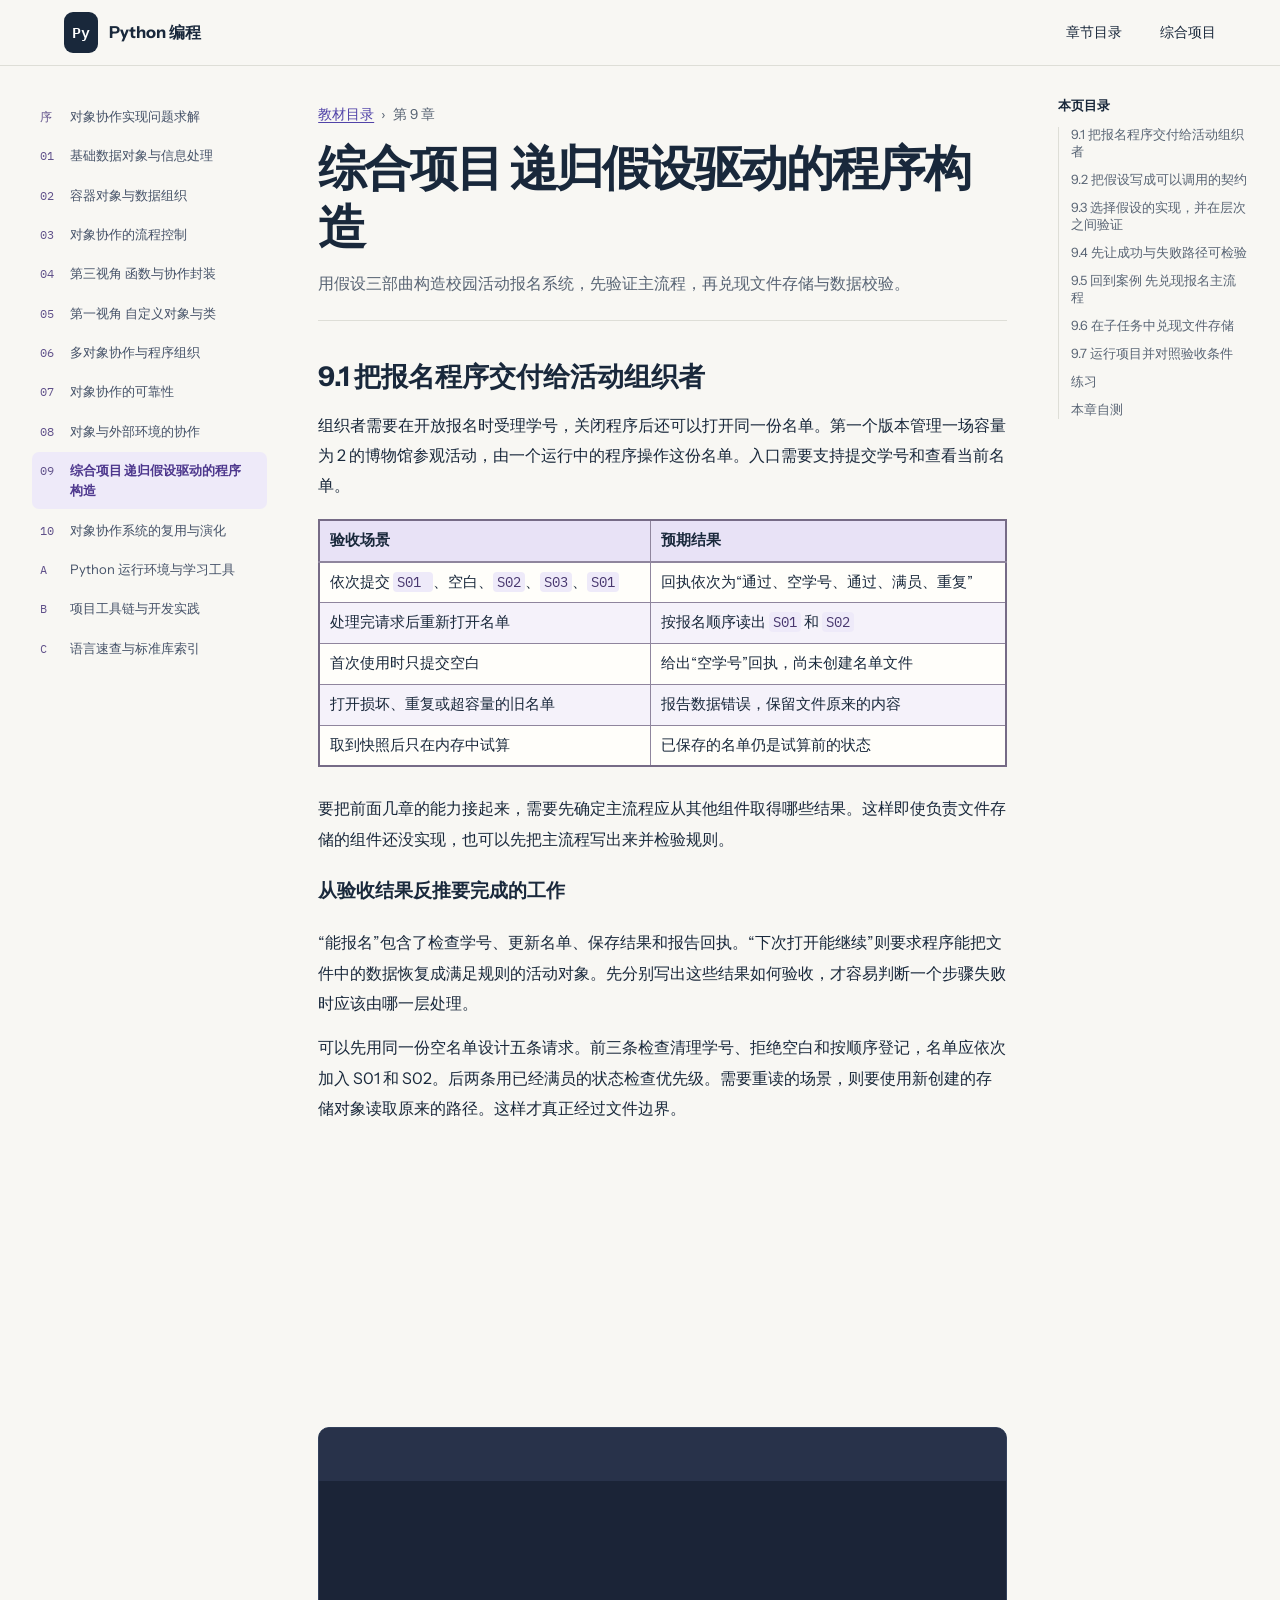
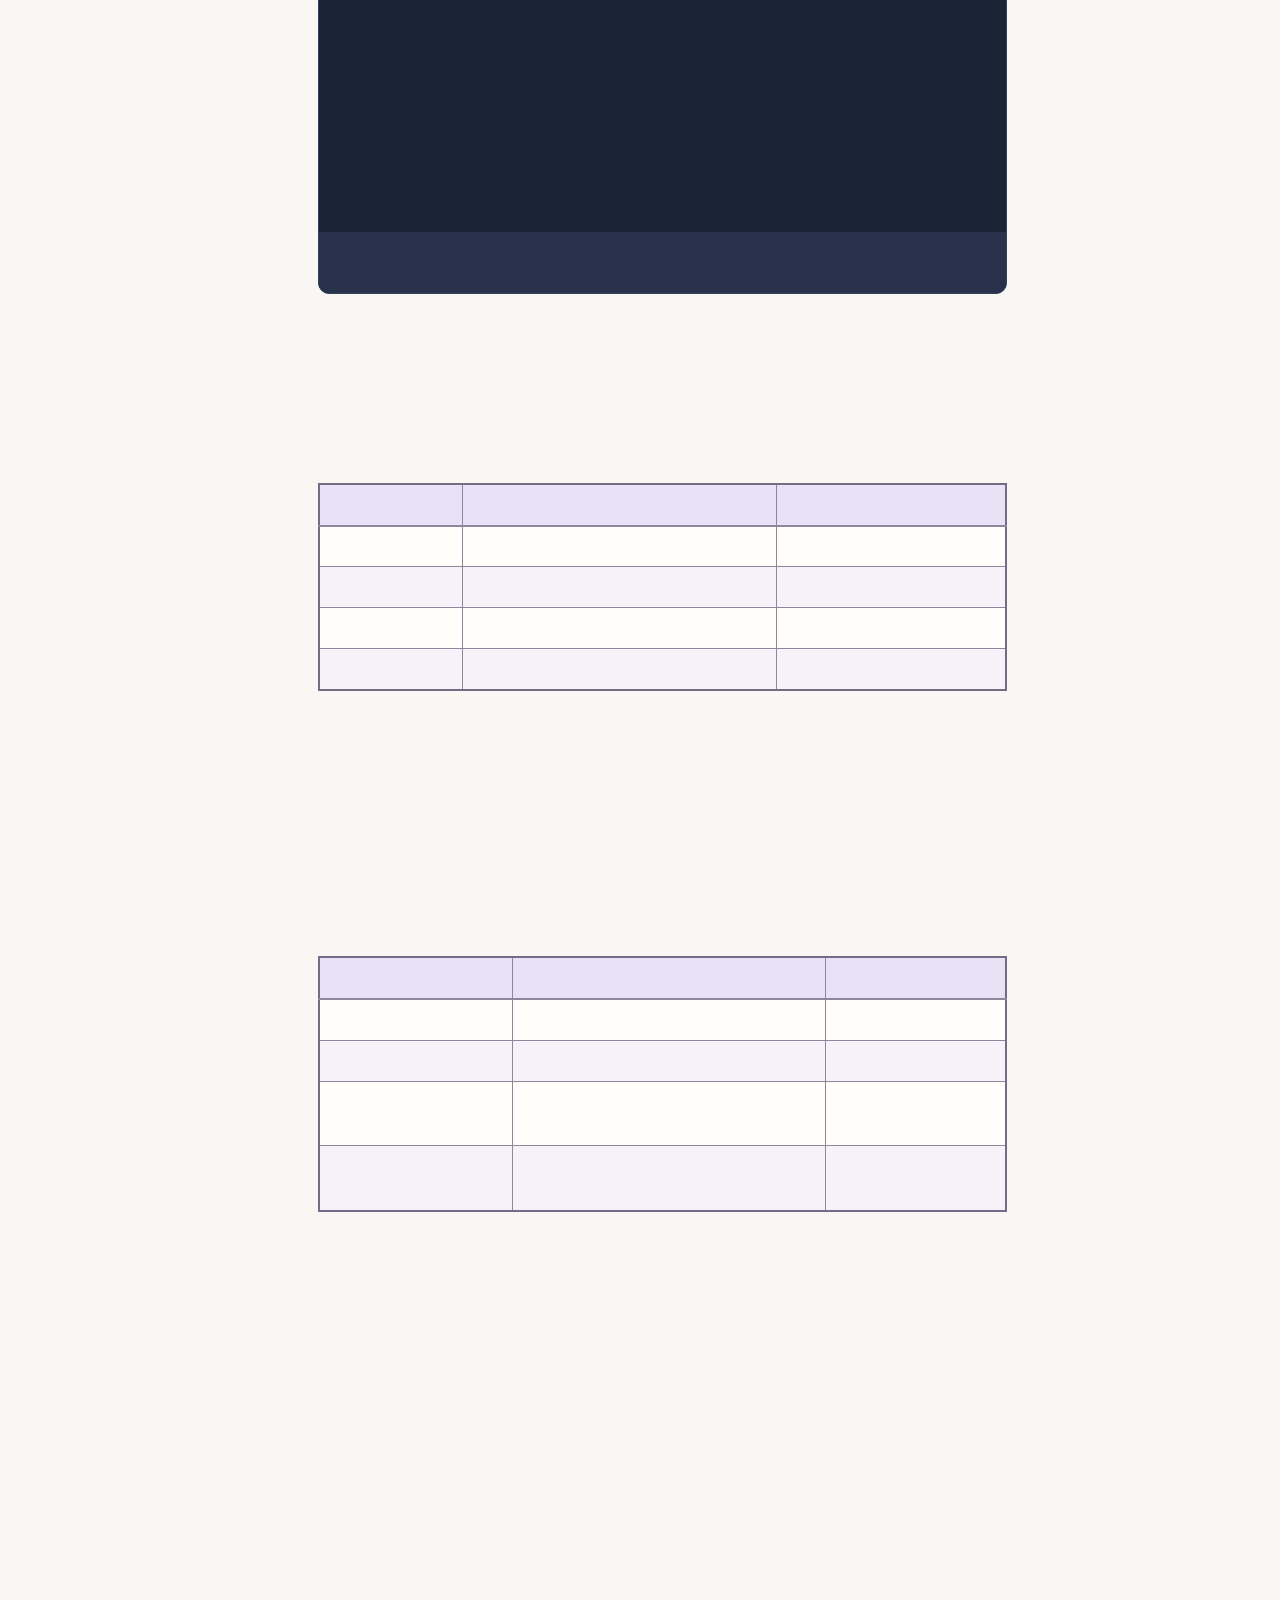
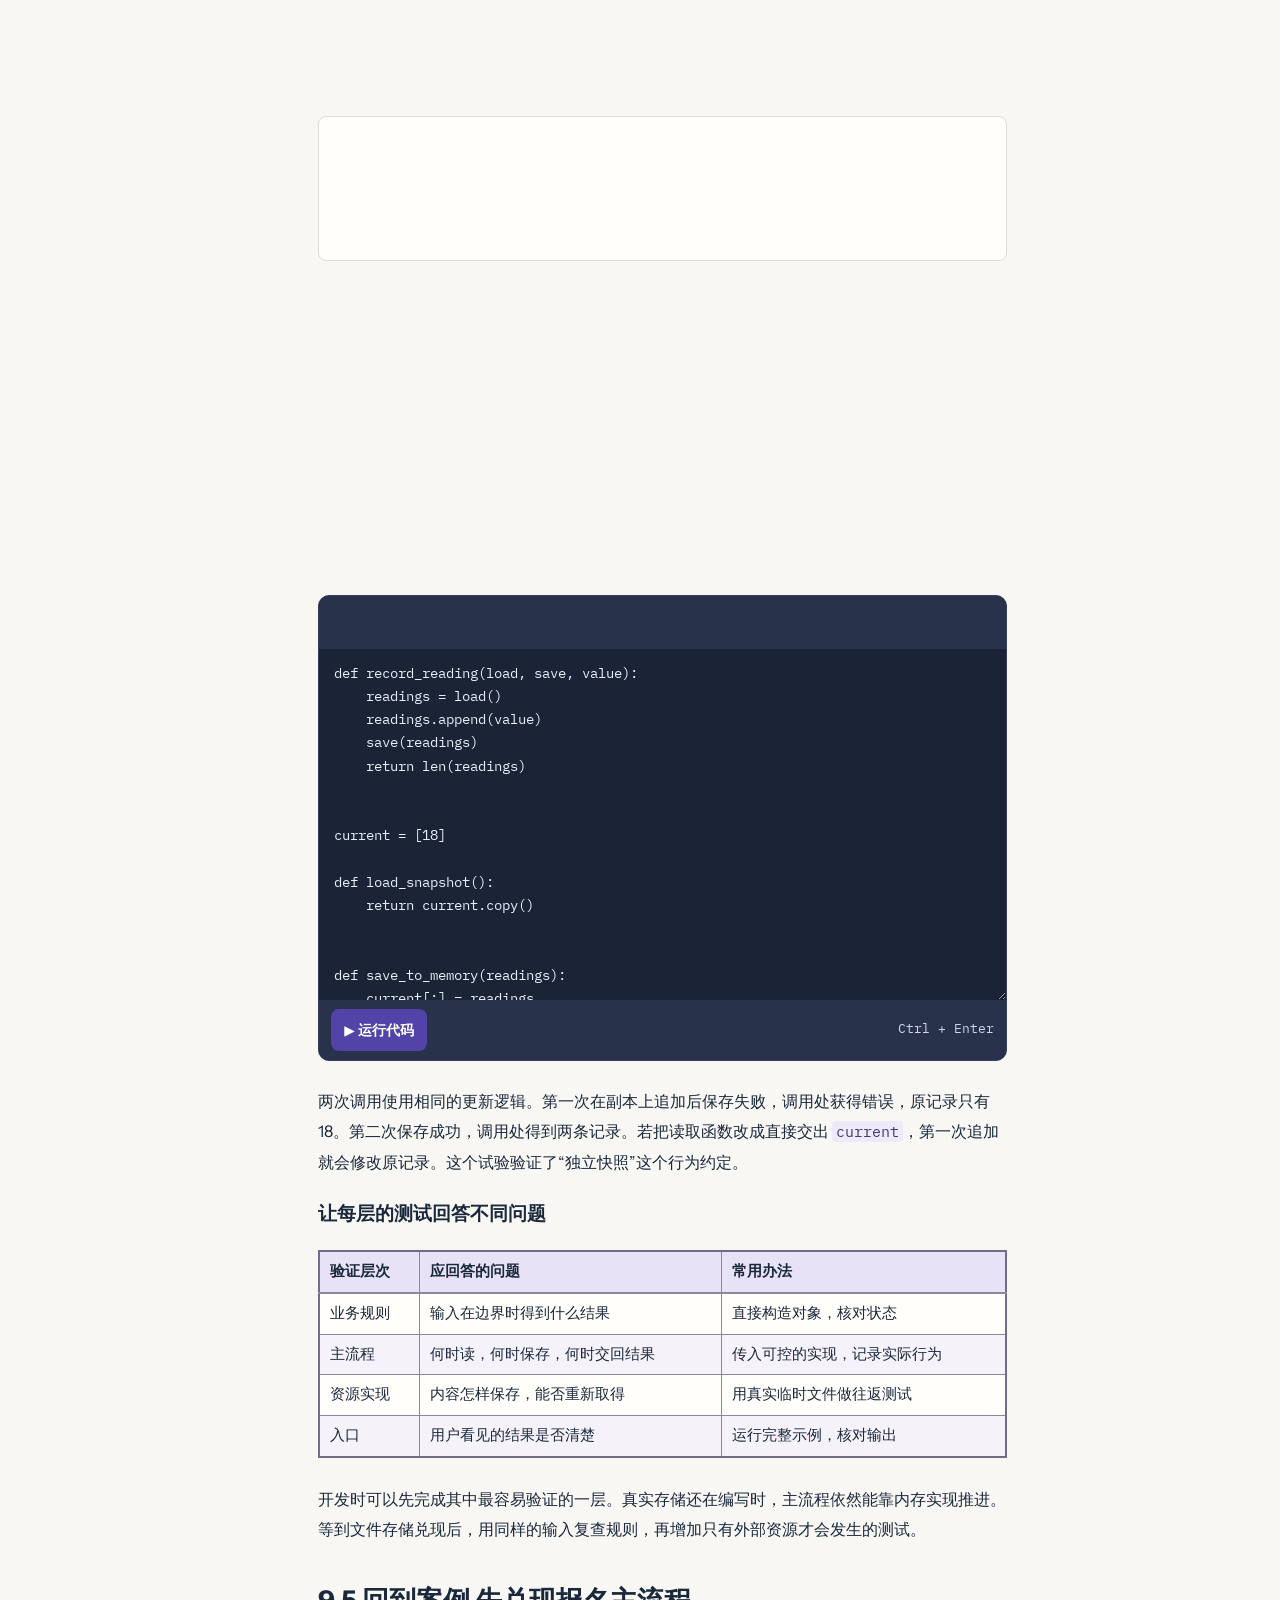
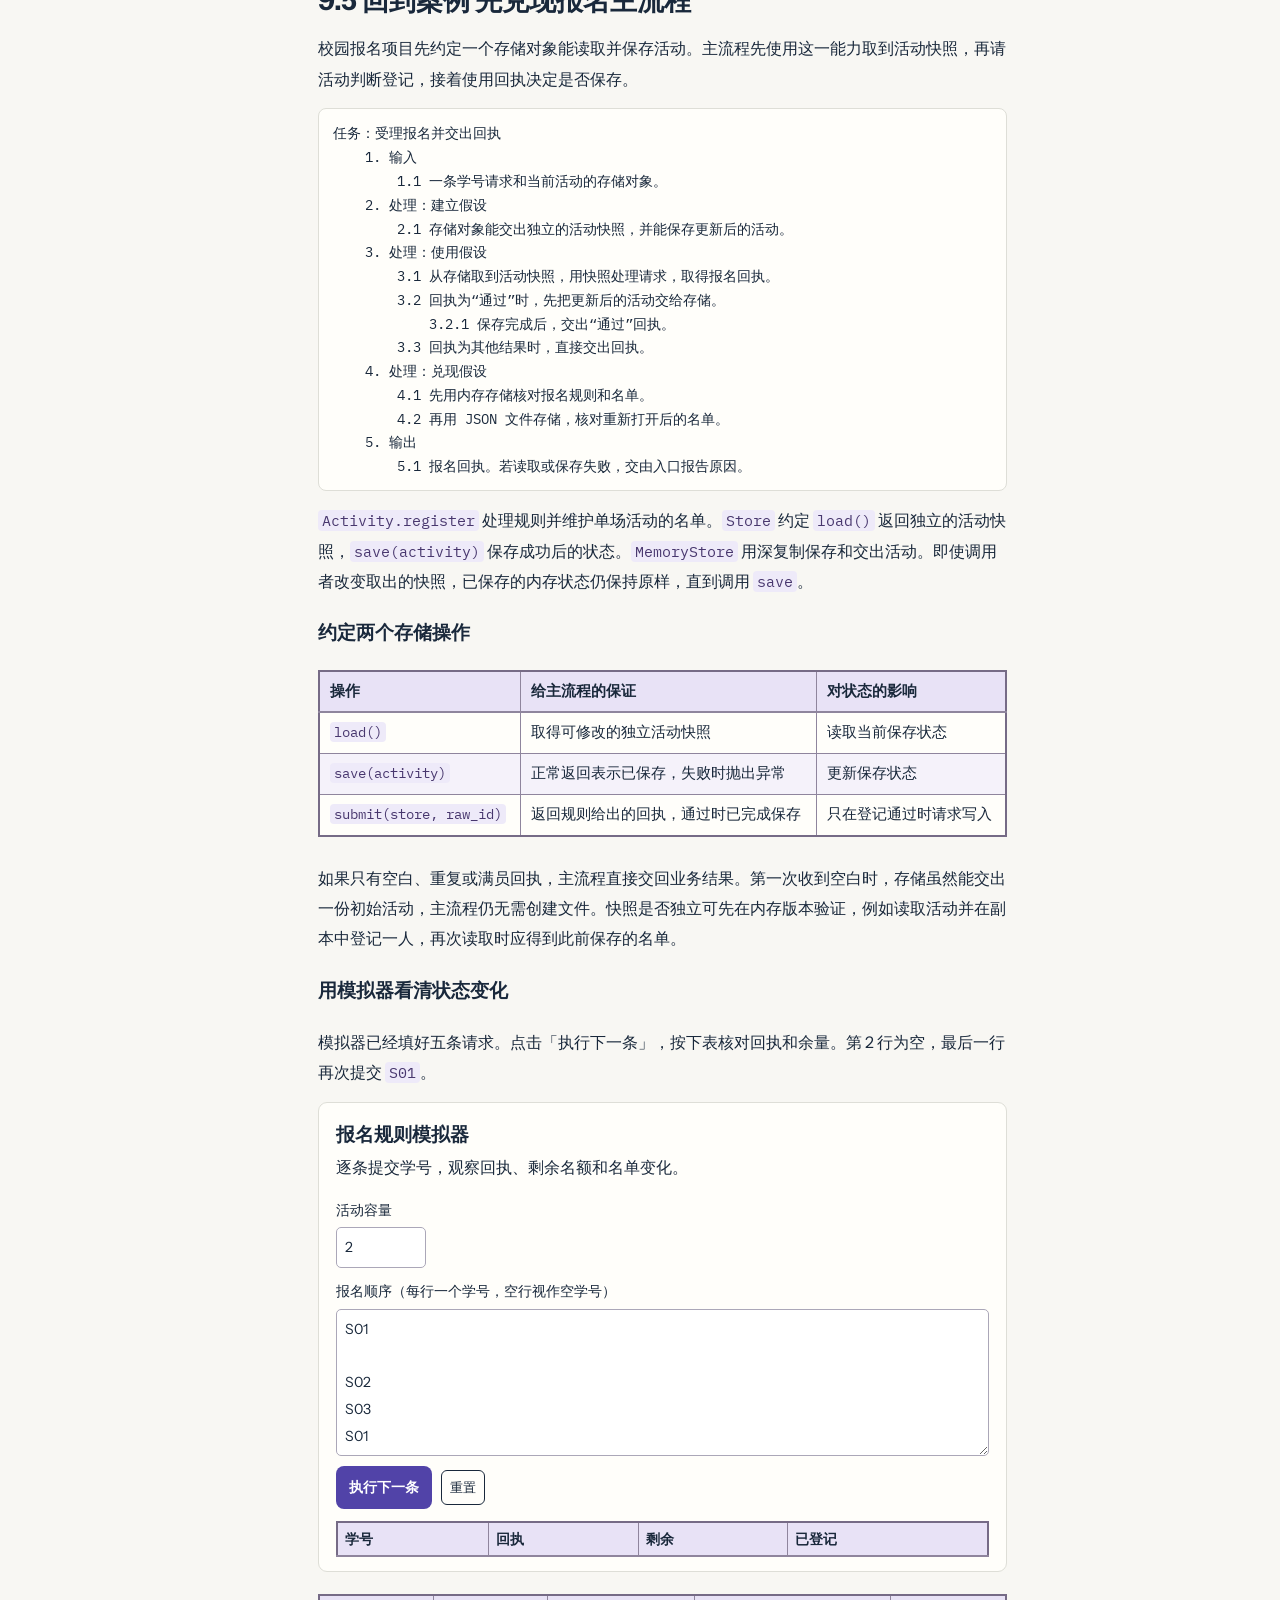
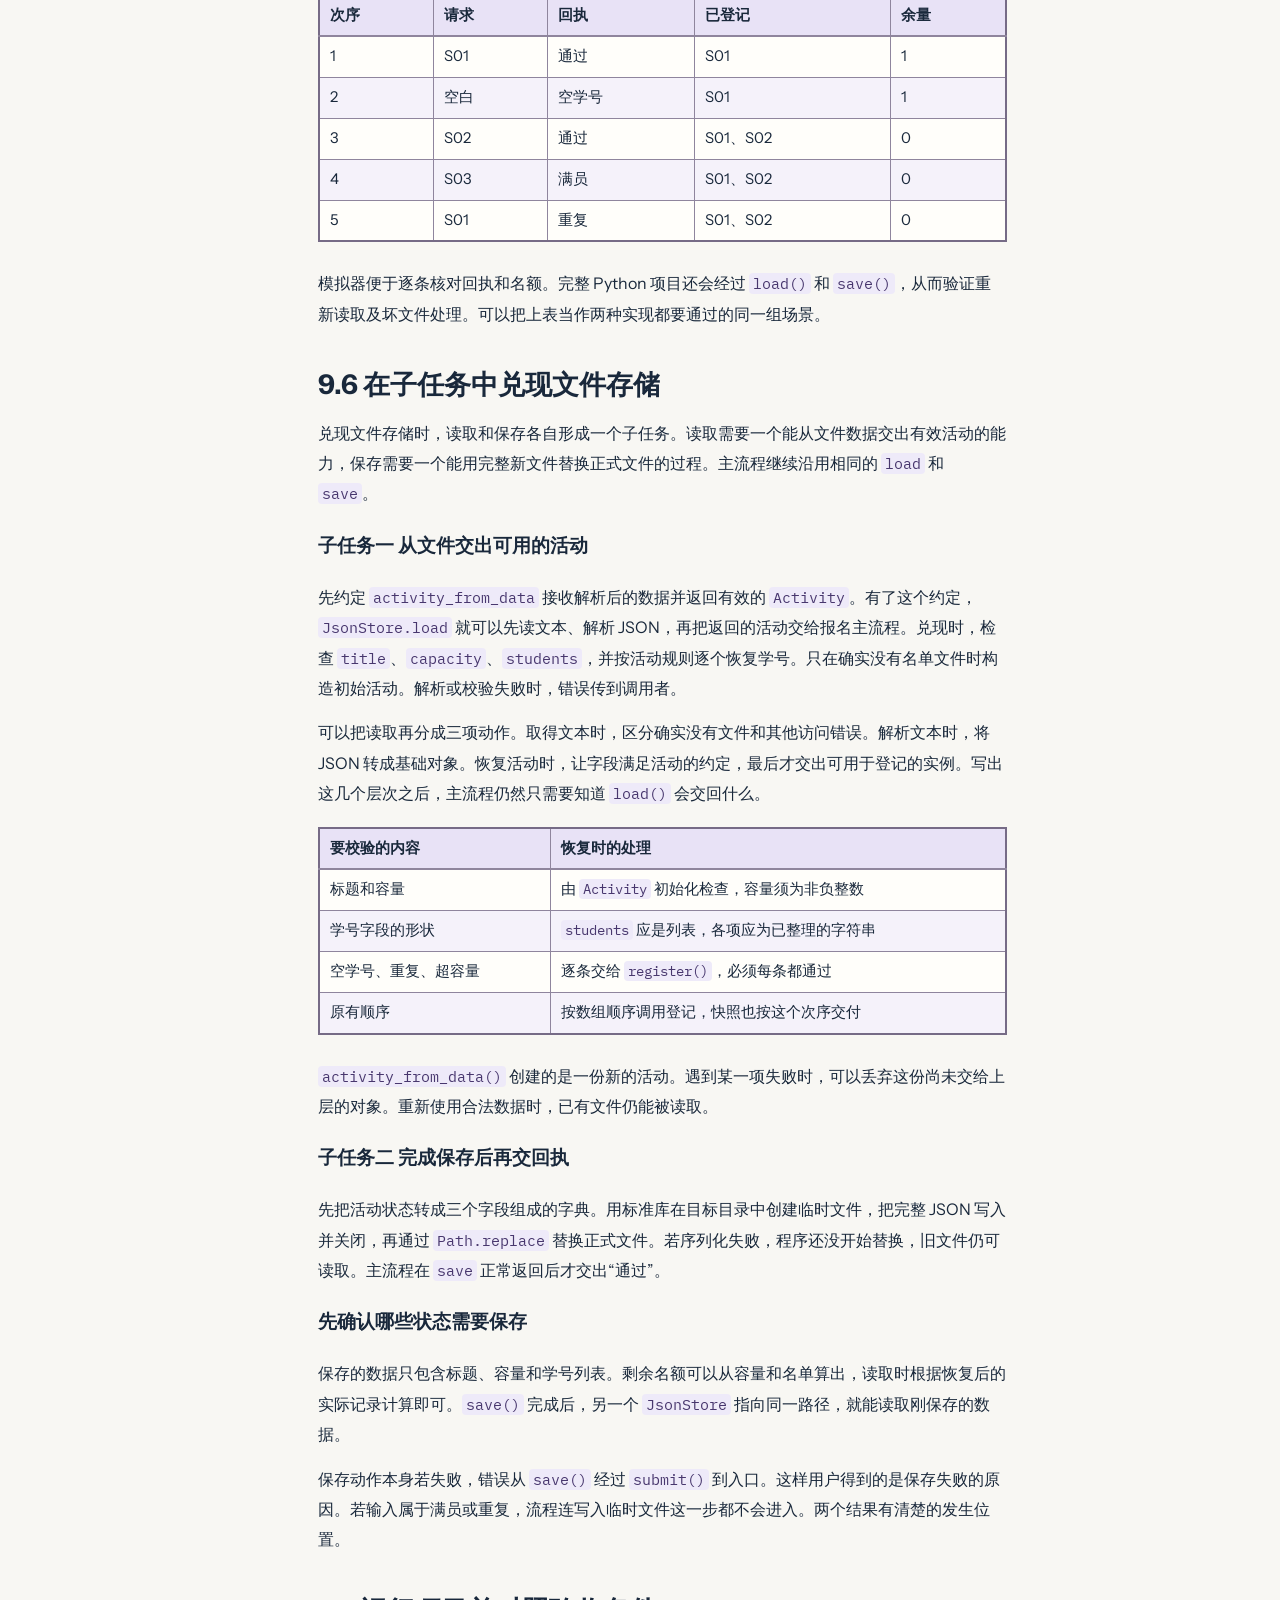
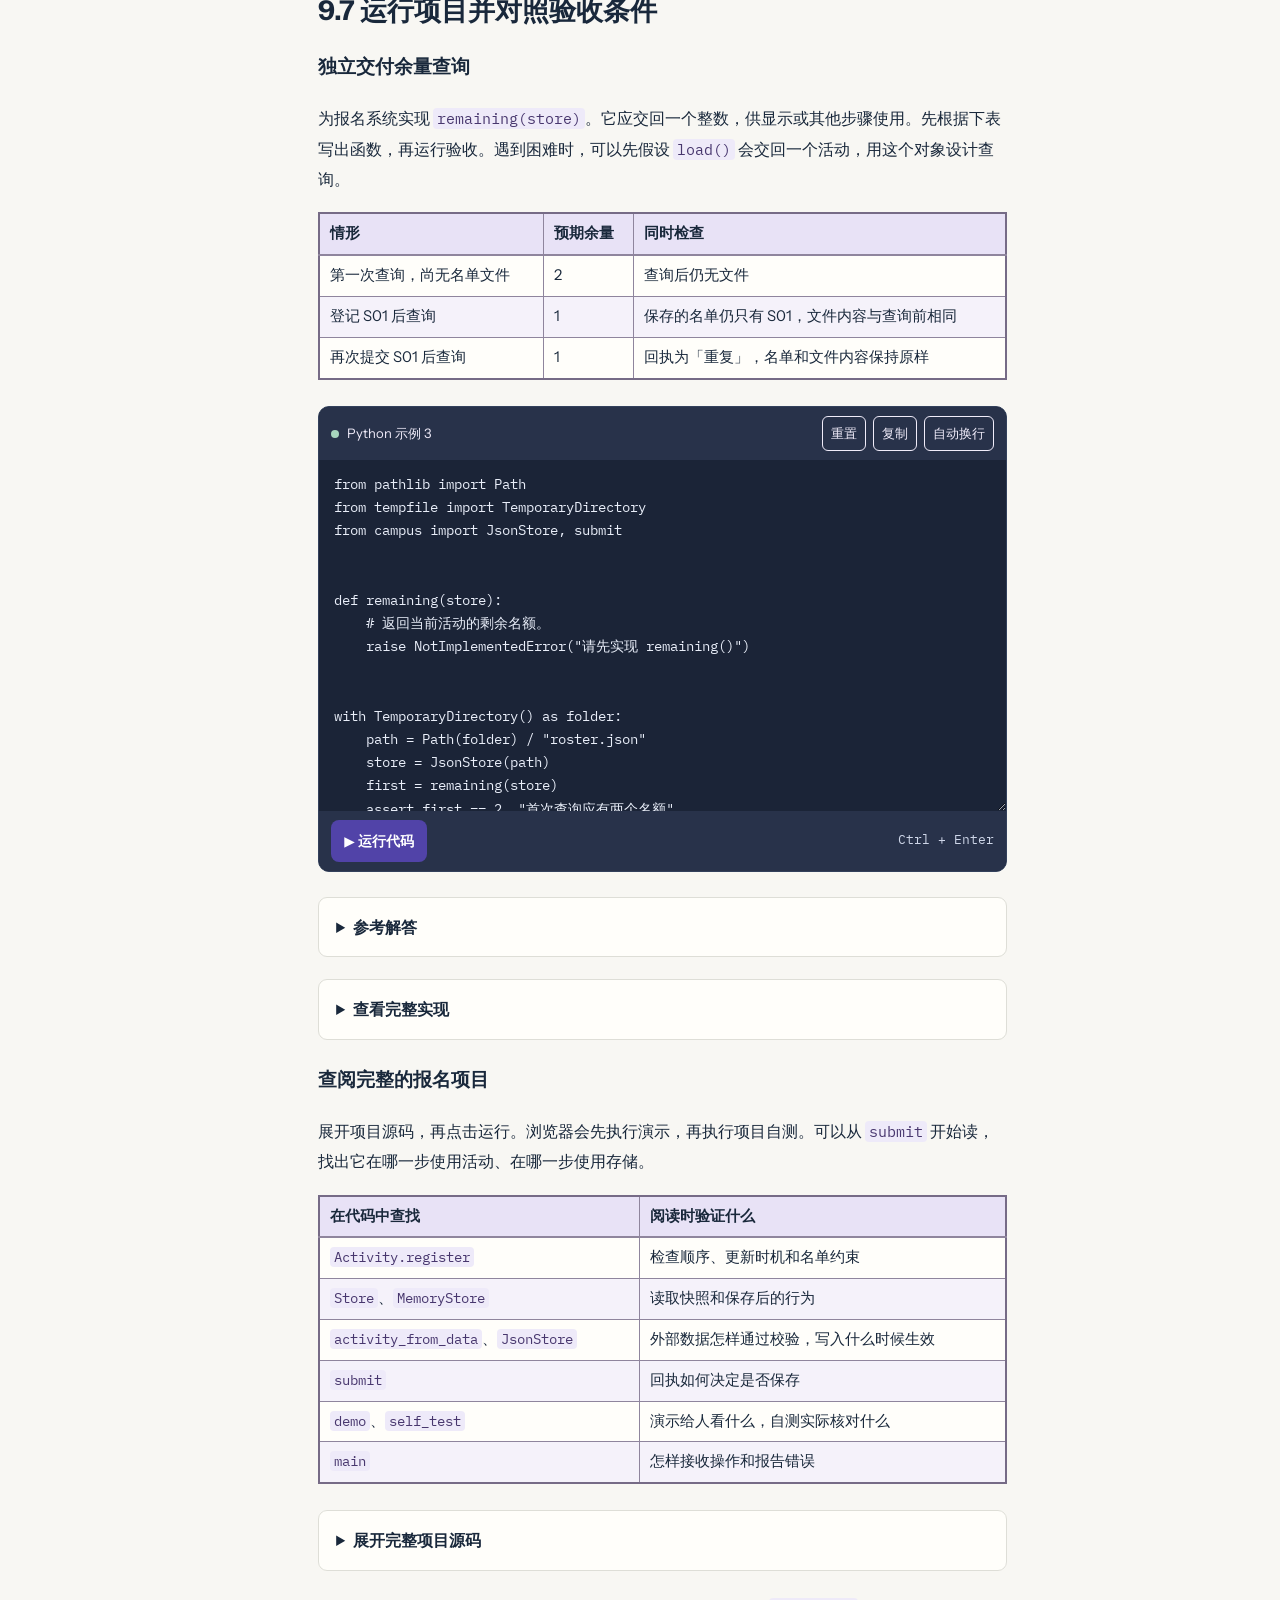
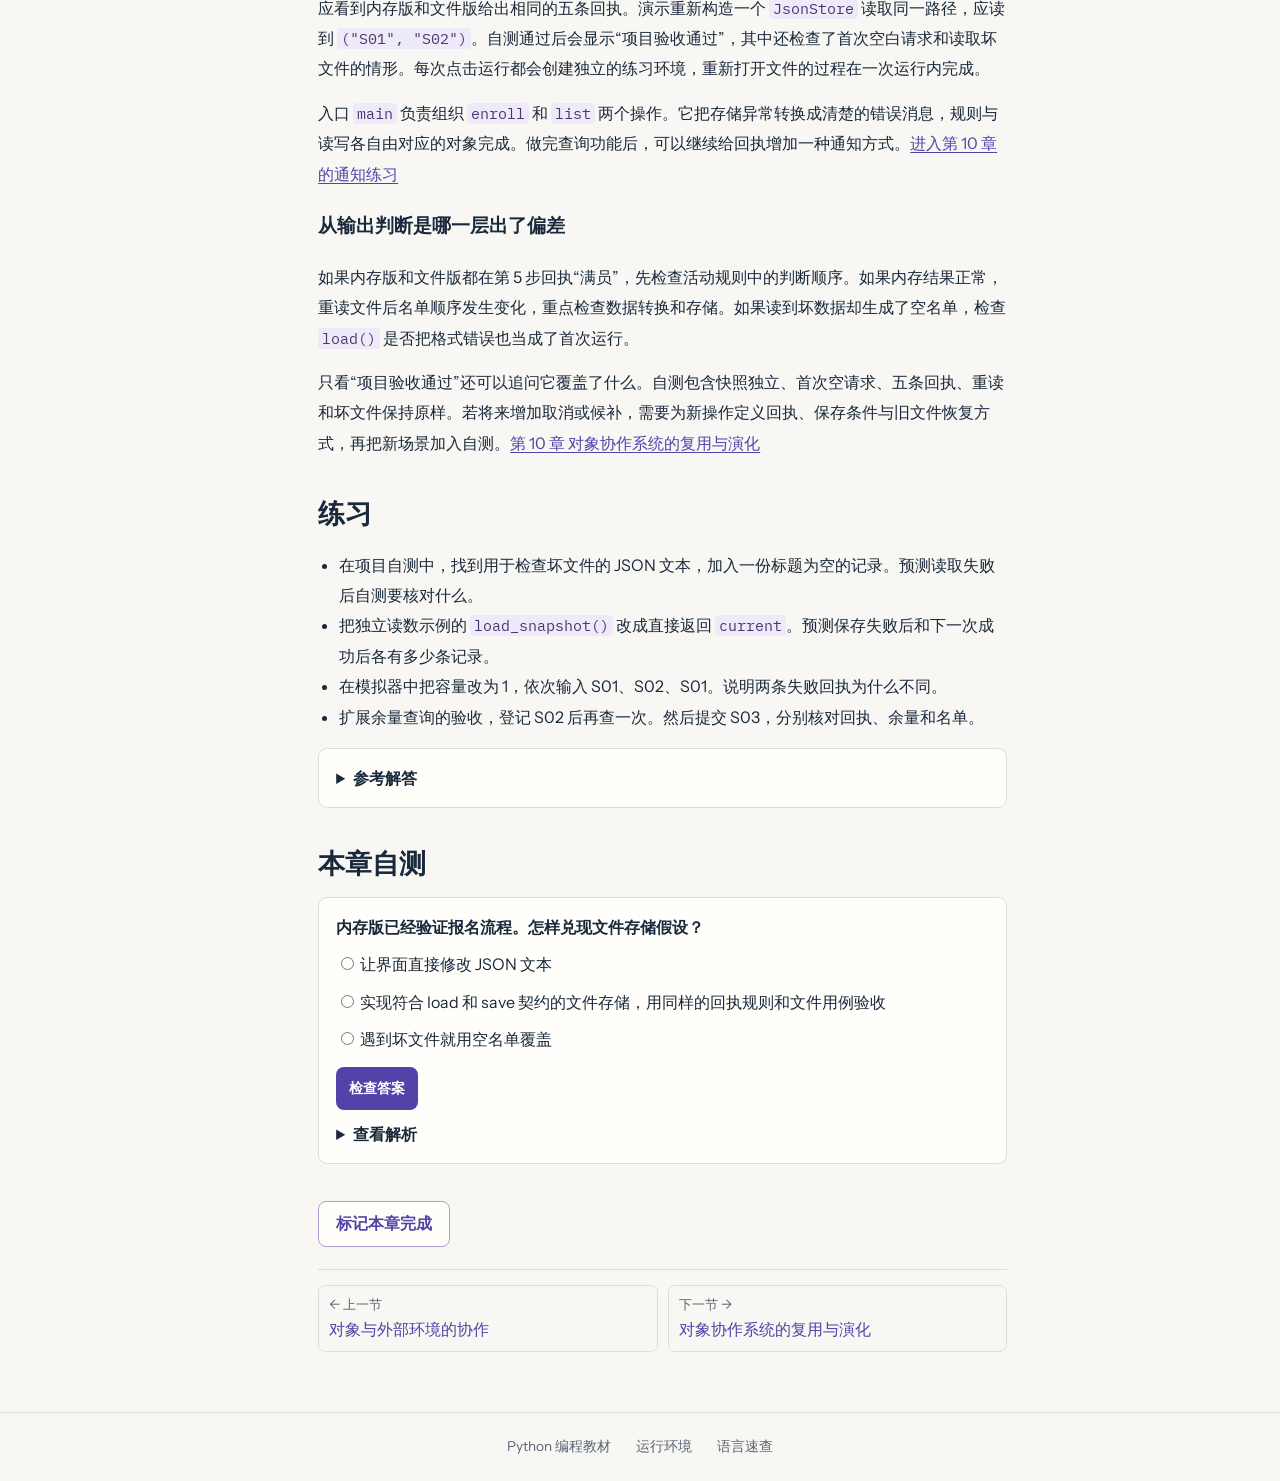
<file: docs/chapter-09.html>
<!doctype html>
<html lang="zh-CN">
<head>
<meta charset="utf-8">
<meta name="viewport" content="width=device-width, initial-scale=1">
<meta name="color-scheme" content="light">
<meta name="description" content="以对象协作和假设三部曲为主线的 Python 编程教材。">
<title>综合项目 递归假设驱动的程序构造 · Python 编程</title>
<link rel="stylesheet" href="assets/style.css?v=271b14c33aec">
<script src="assets/site.js?v=3370553bec6f" defer></script>
</head>
<body class="">
<a class="skip" href="#main">跳到正文</a>
<header class="topbar"><div class="top-inner">
<a class="brand" href="index.html"><span aria-hidden="true">Py</span> Python 编程</a>
<nav aria-label="主导航"><a href="index.html#catalog">章节目录</a><a href="chapter-09.html">综合项目</a></nav>
</div></header>

<div class="lesson-layout">
 <aside class="side"><details class="mobile-nav" open><summary>章节目录</summary>
  <nav aria-label="章节目录"><a href="chapter-00.html"><span class="nav-num">序</span><span>对象协作实现问题求解</span><span class="nav-done" data-done="00"></span></a><a href="chapter-01.html"><span class="nav-num">01</span><span>基础数据对象与信息处理</span><span class="nav-done" data-done="01"></span></a><a href="chapter-02.html"><span class="nav-num">02</span><span>容器对象与数据组织</span><span class="nav-done" data-done="02"></span></a><a href="chapter-03.html"><span class="nav-num">03</span><span>对象协作的流程控制</span><span class="nav-done" data-done="03"></span></a><a href="chapter-04.html"><span class="nav-num">04</span><span>第三视角 函数与协作封装</span><span class="nav-done" data-done="04"></span></a><a href="chapter-05.html"><span class="nav-num">05</span><span>第一视角 自定义对象与类</span><span class="nav-done" data-done="05"></span></a><a href="chapter-06.html"><span class="nav-num">06</span><span>多对象协作与程序组织</span><span class="nav-done" data-done="06"></span></a><a href="chapter-07.html"><span class="nav-num">07</span><span>对象协作的可靠性</span><span class="nav-done" data-done="07"></span></a><a href="chapter-08.html"><span class="nav-num">08</span><span>对象与外部环境的协作</span><span class="nav-done" data-done="08"></span></a><a href="chapter-09.html" aria-current="page"><span class="nav-num">09</span><span>综合项目 递归假设驱动的程序构造</span><span class="nav-done" data-done="09"></span></a><a href="chapter-10.html"><span class="nav-num">10</span><span>对象协作系统的复用与演化</span><span class="nav-done" data-done="10"></span></a><a href="chapter-A.html"><span class="nav-num">A</span><span>Python 运行环境与学习工具</span><span class="nav-done" data-done="A"></span></a><a href="chapter-B.html"><span class="nav-num">B</span><span>项目工具链与开发实践</span><span class="nav-done" data-done="B"></span></a><a href="chapter-C.html"><span class="nav-num">C</span><span>语言速查与标准库索引</span><span class="nav-done" data-done="C"></span></a></nav>
 </details></aside>
 <main id="main" class="lesson">
  <header class="lesson-head"><div class="crumb"><a href="index.html#catalog">教材目录</a> <span>›</span> 第 9 章</div>
  <h1>综合项目 递归假设驱动的程序构造</h1><p>用假设三部曲构造校园活动报名系统，先验证主流程，再兑现文件存储与数据校验。</p></header>
  <details class="lesson-contents"><summary>本页目录</summary>
   <nav aria-label="本页目录"><ol><li><a href="#section-1">9.1 把报名程序交付给活动组织者</a></li><li><a href="#section-2">9.2 把假设写成可以调用的契约</a></li><li><a href="#section-3">9.3 选择假设的实现，并在层次之间验证</a></li><li><a href="#section-4">9.4 先让成功与失败路径可检验</a></li><li><a href="#section-5">9.5 回到案例 先兑现报名主流程</a></li><li><a href="#section-6">9.6 在子任务中兑现文件存储</a></li><li><a href="#section-7">9.7 运行项目并对照验收条件</a></li><li><a href="#section-8">练习</a></li><li><a href="#section-9">本章自测</a></li></ol></nav>
  </details>
  <article><h2 id="section-1">9.1 把报名程序交付给活动组织者</h2>
<p>组织者需要在开放报名时受理学号，关闭程序后还可以打开同一份名单。第一个版本管理一场容量为 2 的博物馆参观活动，由一个运行中的程序操作这份名单。入口需要支持提交学号和查看当前名单。</p>
<div class="lesson-table"><table><thead><tr><th scope="col">验收场景</th><th scope="col">预期结果</th></tr></thead><tbody><tr><td>依次提交 <code> S01 </code>、空白、<code>S02</code>、<code>S03</code>、<code>S01</code></td><td>回执依次为“通过、空学号、通过、满员、重复”</td></tr><tr><td>处理完请求后重新打开名单</td><td>按报名顺序读出 <code>S01</code> 和 <code>S02</code></td></tr><tr><td>首次使用时只提交空白</td><td>给出“空学号”回执，尚未创建名单文件</td></tr><tr><td>打开损坏、重复或超容量的旧名单</td><td>报告数据错误，保留文件原来的内容</td></tr><tr><td>取到快照后只在内存中试算</td><td>已保存的名单仍是试算前的状态</td></tr></tbody></table></div>
<p>要把前面几章的能力接起来，需要先确定主流程应从其他组件取得哪些结果。这样即使负责文件存储的组件还没实现，也可以先把主流程写出来并检验规则。</p>
<h3>从验收结果反推要完成的工作</h3>
<p>“能报名”包含了检查学号、更新名单、保存结果和报告回执。“下次打开能继续”则要求程序能把文件中的数据恢复成满足规则的活动对象。先分别写出这些结果如何验收，才容易判断一个步骤失败时应该由哪一层处理。</p>
<p>可以先用同一份空名单设计五条请求。前三条检查清理学号、拒绝空白和按顺序登记，名单应依次加入 S01 和 S02。后两条用已经满员的状态检查优先级。需要重读的场景，则要使用新创建的存储对象读取原来的路径。这样才真正经过文件边界。</p>
<h2 id="section-2">9.2 把假设写成可以调用的契约</h2>
<p>假设三部曲中的“建立”要给出一项能力的输入和输出。“使用”要拿到假设承诺的结果，并说明结果推动了哪一步。“兑现”时可以自己实现、由合作者实现，或用现成的库完成。若某个实现又遇到难题，就把它当作子任务，在这个层次再次建立、使用和兑现假设。</p>
<p>以一份气温摘要为例。先假设有一个读取函数能返回一组可用于计算的温度。摘要函数拿到数据，检查是否为空，再计算并呈现平均温度。早期用一组固定数据兑现读取约定，便可检验摘要。将来可交给另一个函数读取实际数据，并在读取函数中处理文件和校验。</p>

<section class="playground" aria-label="Python 示例 1" data-draft="example-1-d029a1768f04">
  <div class="editor-bar">
    <span><i></i> Python 示例 1</span>
    <div><button class="quiet" type="button" data-reset hidden>重置</button>
    <button class="quiet" type="button" data-copy hidden>复制</button>
    <button class="quiet" type="button" data-wrap aria-pressed="false" hidden>自动换行</button></div>
  </div>
  <textarea aria-label="Python 示例 1 代码" rows="14" wrap="off"
    data-code-file="" spellcheck="false" autocapitalize="off" autocomplete="off">def summarize(read_temperatures):
    values = read_temperatures()
    if not values:
        return &quot;没有可用读数&quot;
    average = sum(values) / len(values)
    return f&quot;平均温度 {average:.1f} ℃&quot;


def sample_readings():
    return [18, 21, 24]


print(summarize(sample_readings))
print(summarize(list))</textarea>
  <div class="runner-bar" hidden>
    <button class="primary small" type="button" data-run>▶ 运行代码</button>
    <button class="quiet" type="button" data-stop hidden>停止</button>
    <span class="draft-status" data-draft-status role="status"></span>
    <span class="run-shortcut">Ctrl + Enter</span>
  </div>
  <pre class="output" aria-live="polite" aria-label="运行输出" hidden></pre>
</section>

<p>第一次调用取得三条读数，继续计算得到 <code>21.0 ℃</code>。第二次调用把内置的 <code>list</code> 作为读取能力，无参数调用时得到空列表，由此可以检查没有数据时的处理。以后换用读取实际文件的函数，只要结果符合这个契约，摘要步骤就可以继续使用。</p>
<h3>用交付物写假设</h3>
<div class="lesson-table"><table><thead><tr><th scope="col">写出什么</th><th scope="col">气温摘要中的约定</th><th scope="col">可以怎样检查</th></tr></thead><tbody><tr><td>需要的输入</td><td>读取函数已经知道数据来源</td><td>用固定输入运行摘要</td></tr><tr><td>返回的对象</td><td>一组数值，缺少数据时交出空列表</td><td>分别提供三条读数和空列表</td></tr><tr><td>结果的用途</td><td>判断能否计算平均值，再决定显示内容</td><td>核对两种输出</td></tr><tr><td>失败应传到哪里</td><td>读取失败交由调用摘要的一方处理</td><td>用会抛异常的读取函数复现</td></tr></tbody></table></div>
<p>把假设写成“系统可以读取数据”时，还无法据此计算或测试。说明会交出数值列表，下一步就能使用 <code>len()</code> 和 <code>sum()</code>。等到交接工作明确后，可以并行考虑真实的数据来源、错误报告与校验方式。</p>
<h2 id="section-3">9.3 选择假设的实现，并在层次之间验证</h2>
<h3>函数、对象和协议怎样承担契约</h3>
<div class="lesson-table"><table><thead><tr><th scope="col">需要承诺的能力</th><th scope="col">Python 中的表达</th><th scope="col">可以怎样验证</th></tr></thead><tbody><tr><td>取得一个结果</td><td>约定函数参数、返回值及失败行为</td><td>用固定输入检查结果</td></tr><tr><td>维护一组相关状态</td><td>用对象和方法承诺更新规则</td><td>调用前后比较对象状态</td></tr><tr><td>换用多个具备相同操作的实现</td><td>用文档约定行为，可用 <code>Protocol</code> 标注方法的形状</td><td>用同一组场景检查不同实现</td></tr><tr><td>调用文件、编码等外部能力</td><td>通过独立函数或对象使用标准库</td><td>用临时文件或目录验证读写</td></tr></tbody></table></div>
<p>协议可以声明调用者需要的方法、参数类型和返回类型。像“读出的快照是否独立”这样的行为，需要在文档中明确，再通过测试核对。第 10 章会进一步解释协议怎样支持替换。</p>
<h3>先验证主流程，再验证外部边界</h3>
<p>负责业务规则的对象只关心允许哪些更新。负责存储的对象把持久化细节留在自己的方法里。主流程按约定取得快照、执行规则，再决定是否提交保存。快照让一次试算或尚未保存的修改与已保存状态分开。</p>
<p>逐层验证可以从小到大推进。先用内存实现验证判断、更新和回执。再用真实的临时文件验证编码、校验和重新读取。最后通过入口观察一条请求怎样到达存储，以及出错时用户会看到什么。</p>
<h3>区分规则、协调和资源</h3>
<p>规则负责判定一项操作是否允许，例如数量是否能再增加。协调负责把几项能力串起来，例如先读、再算、最后决定是否保存。资源实现负责怎样取得原数据或写入新数据。可以沿主流程画出依赖方向。</p>
<pre class="listing">入口取得一条请求
    主流程请存储交出当前状态
    主流程请业务对象处理请求
    主流程根据结果决定是否要求保存
入口取得回执并呈现</pre>
<p>先通过契约连接这些层次。规则的输入可以来自内存，也可以来自已解析的文件。处理后要保存时，主流程可以通过同一种约定调用不同实现。这样能在更换外部资源时保留原有规则。</p>
<h2 id="section-4">9.4 先让成功与失败路径可检验</h2>
<h3>用一个小实现观察读、改、存的次序</h3>
<p>以追加一条读数为例。假设读取能力会交出一份独立列表，保存能力能接收更新后的列表。主流程用读到的列表追加读数，保存后再返回新的条数。调用者可以提供一个故意失败的保存函数，观察是否留下了任何更新。</p>

<section class="playground" aria-label="Python 示例 2" data-draft="example-2-d4178289cb1f">
  <div class="editor-bar">
    <span><i></i> Python 示例 2</span>
    <div><button class="quiet" type="button" data-reset hidden>重置</button>
    <button class="quiet" type="button" data-copy hidden>复制</button>
    <button class="quiet" type="button" data-wrap aria-pressed="false" hidden>自动换行</button></div>
  </div>
  <textarea aria-label="Python 示例 2 代码" rows="14" wrap="off"
    data-code-file="" spellcheck="false" autocapitalize="off" autocomplete="off">def record_reading(load, save, value):
    readings = load()
    readings.append(value)
    save(readings)
    return len(readings)


current = [18]

def load_snapshot():
    return current.copy()


def save_to_memory(readings):
    current[:] = readings


def reject_save(readings):
    raise OSError(&quot;存储暂不可写&quot;)


try:
    print(&quot;已记录的条数&quot;, record_reading(load_snapshot, reject_save, 21))
except OSError as error:
    print(&quot;保存失败&quot;, error)
print(&quot;保存失败后的记录&quot;, current)
print(&quot;保存成功后的条数&quot;, record_reading(load_snapshot, save_to_memory, 21))
print(&quot;现在的记录&quot;, current)</textarea>
  <div class="runner-bar" hidden>
    <button class="primary small" type="button" data-run>▶ 运行代码</button>
    <button class="quiet" type="button" data-stop hidden>停止</button>
    <span class="draft-status" data-draft-status role="status"></span>
    <span class="run-shortcut">Ctrl + Enter</span>
  </div>
  <pre class="output" aria-live="polite" aria-label="运行输出" hidden></pre>
</section>

<p>两次调用使用相同的更新逻辑。第一次在副本上追加后保存失败，调用处获得错误，原记录只有 18。第二次保存成功，调用处得到两条记录。若把读取函数改成直接交出 <code>current</code>，第一次追加就会修改原记录。这个试验验证了“独立快照”这个行为约定。</p>
<h3>让每层的测试回答不同问题</h3>
<div class="lesson-table"><table><thead><tr><th scope="col">验证层次</th><th scope="col">应回答的问题</th><th scope="col">常用办法</th></tr></thead><tbody><tr><td>业务规则</td><td>输入在边界时得到什么结果</td><td>直接构造对象，核对状态</td></tr><tr><td>主流程</td><td>何时读，何时保存，何时交回结果</td><td>传入可控的实现，记录实际行为</td></tr><tr><td>资源实现</td><td>内容怎样保存，能否重新取得</td><td>用真实临时文件做往返测试</td></tr><tr><td>入口</td><td>用户看见的结果是否清楚</td><td>运行完整示例，核对输出</td></tr></tbody></table></div>
<p>开发时可以先完成其中最容易验证的一层。真实存储还在编写时，主流程依然能靠内存实现推进。等到文件存储兑现后，用同样的输入复查规则，再增加只有外部资源才会发生的测试。</p>
<h2 id="section-5">9.5 回到案例 先兑现报名主流程</h2>
<p>校园报名项目先约定一个存储对象能读取并保存活动。主流程先使用这一能力取到活动快照，再请活动判断登记，接着使用回执决定是否保存。</p>
<pre class="listing">任务：受理报名并交出回执
    1. 输入
        1.1 一条学号请求和当前活动的存储对象。
    2. 处理：建立假设
        2.1 存储对象能交出独立的活动快照，并能保存更新后的活动。
    3. 处理：使用假设
        3.1 从存储取到活动快照，用快照处理请求，取得报名回执。
        3.2 回执为“通过”时，先把更新后的活动交给存储。
            3.2.1 保存完成后，交出“通过”回执。
        3.3 回执为其他结果时，直接交出回执。
    4. 处理：兑现假设
        4.1 先用内存存储核对报名规则和名单。
        4.2 再用 JSON 文件存储，核对重新打开后的名单。
    5. 输出
        5.1 报名回执。若读取或保存失败，交由入口报告原因。</pre>
<p><code>Activity.register</code> 处理规则并维护单场活动的名单。<code>Store</code> 约定 <code>load()</code> 返回独立的活动快照，<code>save(activity)</code> 保存成功后的状态。<code>MemoryStore</code> 用深复制保存和交出活动。即使调用者改变取出的快照，已保存的内存状态仍保持原样，直到调用 <code>save</code>。</p>
<h3>约定两个存储操作</h3>
<div class="lesson-table"><table><thead><tr><th scope="col">操作</th><th scope="col">给主流程的保证</th><th scope="col">对状态的影响</th></tr></thead><tbody><tr><td><code>load()</code></td><td>取得可修改的独立活动快照</td><td>读取当前保存状态</td></tr><tr><td><code>save(activity)</code></td><td>正常返回表示已保存，失败时抛出异常</td><td>更新保存状态</td></tr><tr><td><code>submit(store, raw_id)</code></td><td>返回规则给出的回执，通过时已完成保存</td><td>只在登记通过时请求写入</td></tr></tbody></table></div>
<p>如果只有空白、重复或满员回执，主流程直接交回业务结果。第一次收到空白时，存储虽然能交出一份初始活动，主流程仍无需创建文件。快照是否独立可先在内存版本验证，例如读取活动并在副本中登记一人，再次读取时应得到此前保存的名单。</p>
<h3>用模拟器看清状态变化</h3>
<p>模拟器已经填好五条请求。点击「执行下一条」，按下表核对回执和余量。第 2 行为空，最后一行再次提交 <code>S01</code>。</p>

<section class="simulator" aria-labelledby="sim-title" hidden>
 <h3 id="sim-title">报名规则模拟器</h3>
 <p>逐条提交学号，观察回执、剩余名额和名单变化。</p>
 <form>
  <label>活动容量 <input name="capacity" type="number" value="2" min="0" max="99" required></label>
  <label>报名顺序（每行一个学号，空行视作空学号）
   <textarea name="requests" rows="5">S01

S02
S03
S01</textarea>
  </label>
  <div class="sim-actions">
   <button class="primary small" type="submit">执行下一条</button>
   <button class="quiet" type="reset">重置</button>
   <span class="sim-status" aria-live="polite"></span>
  </div>
 </form>
 <div class="sim-table"><table><thead><tr><th>学号</th><th>回执</th><th>剩余</th><th>已登记</th></tr></thead>
 <tbody></tbody></table></div>
</section>

<div class="lesson-table"><table><thead><tr><th scope="col">次序</th><th scope="col">请求</th><th scope="col">回执</th><th scope="col">已登记</th><th scope="col">余量</th></tr></thead><tbody><tr><td>1</td><td>S01</td><td>通过</td><td>S01</td><td>1</td></tr><tr><td>2</td><td>空白</td><td>空学号</td><td>S01</td><td>1</td></tr><tr><td>3</td><td>S02</td><td>通过</td><td>S01、S02</td><td>0</td></tr><tr><td>4</td><td>S03</td><td>满员</td><td>S01、S02</td><td>0</td></tr><tr><td>5</td><td>S01</td><td>重复</td><td>S01、S02</td><td>0</td></tr></tbody></table></div>
<p>模拟器便于逐条核对回执和名额。完整 Python 项目还会经过 <code>load()</code> 和 <code>save()</code>，从而验证重新读取及坏文件处理。可以把上表当作两种实现都要通过的同一组场景。</p>
<h2 id="section-6">9.6 在子任务中兑现文件存储</h2>
<p>兑现文件存储时，读取和保存各自形成一个子任务。读取需要一个能从文件数据交出有效活动的能力，保存需要一个能用完整新文件替换正式文件的过程。主流程继续沿用相同的 <code>load</code> 和 <code>save</code>。</p>
<h3>子任务一 从文件交出可用的活动</h3>
<p>先约定 <code>activity_from_data</code> 接收解析后的数据并返回有效的 <code>Activity</code>。有了这个约定，<code>JsonStore.load</code> 就可以先读文本、解析 JSON，再把返回的活动交给报名主流程。兑现时，检查 <code>title</code>、<code>capacity</code>、<code>students</code>，并按活动规则逐个恢复学号。只在确实没有名单文件时构造初始活动。解析或校验失败时，错误传到调用者。</p>
<p>可以把读取再分成三项动作。取得文本时，区分确实没有文件和其他访问错误。解析文本时，将 JSON 转成基础对象。恢复活动时，让字段满足活动的约定，最后才交出可用于登记的实例。写出这几个层次之后，主流程仍然只需要知道 <code>load()</code> 会交回什么。</p>
<div class="lesson-table"><table><thead><tr><th scope="col">要校验的内容</th><th scope="col">恢复时的处理</th></tr></thead><tbody><tr><td>标题和容量</td><td>由 <code>Activity</code> 初始化检查，容量须为非负整数</td></tr><tr><td>学号字段的形状</td><td><code>students</code> 应是列表，各项应为已整理的字符串</td></tr><tr><td>空学号、重复、超容量</td><td>逐条交给 <code>register()</code>，必须每条都通过</td></tr><tr><td>原有顺序</td><td>按数组顺序调用登记，快照也按这个次序交付</td></tr></tbody></table></div>
<p><code>activity_from_data()</code> 创建的是一份新的活动。遇到某一项失败时，可以丢弃这份尚未交给上层的对象。重新使用合法数据时，已有文件仍能被读取。</p>
<h3>子任务二 完成保存后再交回执</h3>
<p>先把活动状态转成三个字段组成的字典。用标准库在目标目录中创建临时文件，把完整 JSON 写入并关闭，再通过 <code>Path.replace</code> 替换正式文件。若序列化失败，程序还没开始替换，旧文件仍可读取。主流程在 <code>save</code> 正常返回后才交出“通过”。</p>
<h3>先确认哪些状态需要保存</h3>
<p>保存的数据只包含标题、容量和学号列表。剩余名额可以从容量和名单算出，读取时根据恢复后的实际记录计算即可。<code>save()</code> 完成后，另一个 <code>JsonStore</code> 指向同一路径，就能读取刚保存的数据。</p>
<p>保存动作本身若失败，错误从 <code>save()</code> 经过 <code>submit()</code> 到入口。这样用户得到的是保存失败的原因。若输入属于满员或重复，流程连写入临时文件这一步都不会进入。两个结果有清楚的发生位置。</p>
<h2 id="section-7">9.7 运行项目并对照验收条件</h2>
<h3>独立交付余量查询</h3>
<p>为报名系统实现 <code>remaining(store)</code>。它应交回一个整数，供显示或其他步骤使用。先根据下表写出函数，再运行验收。遇到困难时，可以先假设 <code>load()</code> 会交回一个活动，用这个对象设计查询。</p>
<div class="lesson-table"><table><thead><tr><th scope="col">情形</th><th scope="col">预期余量</th><th scope="col">同时检查</th></tr></thead><tbody><tr><td>第一次查询，尚无名单文件</td><td>2</td><td>查询后仍无文件</td></tr><tr><td>登记 S01 后查询</td><td>1</td><td>保存的名单仍只有 S01，文件内容与查询前相同</td></tr><tr><td>再次提交 S01 后查询</td><td>1</td><td>回执为「重复」，名单和文件内容保持原样</td></tr></tbody></table></div>

<section class="playground" aria-label="Python 示例 3" data-draft="remaining-task" id="remaining-task" data-campus>
  <div class="editor-bar">
    <span><i></i> Python 示例 3</span>
    <div><button class="quiet" type="button" data-reset hidden>重置</button>
    <button class="quiet" type="button" data-copy hidden>复制</button>
    <button class="quiet" type="button" data-wrap aria-pressed="false" hidden>自动换行</button></div>
  </div>
  <textarea aria-label="Python 示例 3 代码" rows="14" wrap="off"
    data-code-file="" spellcheck="false" autocapitalize="off" autocomplete="off">from pathlib import Path
from tempfile import TemporaryDirectory
from campus import JsonStore, submit


def remaining(store):
    # 返回当前活动的剩余名额。
    raise NotImplementedError(&quot;请先实现 remaining()&quot;)


with TemporaryDirectory() as folder:
    path = Path(folder) / &quot;roster.json&quot;
    store = JsonStore(path)
    first = remaining(store)
    assert first == 2, &quot;首次查询应有两个名额&quot;
    assert not path.exists(), &quot;首次查询不应创建文件&quot;

    assert submit(store, &quot;S01&quot;) == &quot;通过&quot;
    before = path.read_text(encoding=&quot;utf-8&quot;)
    after = remaining(store)
    assert after == 1, &quot;登记后应剩一个名额&quot;
    assert path.read_text(encoding=&quot;utf-8&quot;) == before, &quot;查询改变了文件内容&quot;

    assert submit(store, &quot;S01&quot;) == &quot;重复&quot;
    repeated = remaining(store)
    assert repeated == 1, &quot;重复提交后余量应相同&quot;
    assert store.load().students == (&quot;S01&quot;,), &quot;名单应只有 S01&quot;
    assert path.read_text(encoding=&quot;utf-8&quot;) == before, &quot;原文件内容发生变化&quot;
    print(&quot;初始、登记后、重复后的余量&quot;, first, after, repeated)
    print(&quot;余量查询验收通过&quot;)</textarea>
  <div class="runner-bar" hidden>
    <button class="primary small" type="button" data-run>▶ 运行代码</button>
    <button class="quiet" type="button" data-stop hidden>停止</button>
    <span class="draft-status" data-draft-status role="status"></span>
    <span class="run-shortcut">Ctrl + Enter</span>
  </div>
  <pre class="output" aria-live="polite" aria-label="运行输出" hidden></pre>
</section>

<details class='answer'><summary>参考解答</summary><p>用 <code>activity = store.load()</code> 取得快照。容量在 <code>activity.capacity</code>，已报名学号在 <code>activity.students</code>。查询只需要读取这些数据。</p></details>
<details class="answer project-source"><summary>查看完整实现</summary>
<section class="playground" aria-label="Python 示例 4" data-draft="remaining-reference" id="remaining-reference" data-campus>
  <div class="editor-bar">
    <span><i></i> Python 示例 4</span>
    <div><button class="quiet" type="button" data-reset hidden>重置</button>
    <button class="quiet" type="button" data-copy hidden>复制</button>
    <button class="quiet" type="button" data-wrap aria-pressed="false" hidden>自动换行</button></div>
  </div>
  <textarea aria-label="Python 示例 4 代码" rows="12" wrap="off"
    data-code-file="" spellcheck="false" autocapitalize="off" autocomplete="off">from campus import Activity, MemoryStore, submit


def remaining(store):
    activity = store.load()
    return activity.capacity - len(activity.students)


store = MemoryStore(Activity(&quot;博物馆参观&quot;, 2))
print(&quot;初始余量&quot;, remaining(store))
print(&quot;报名回执&quot;, submit(store, &quot;S01&quot;))
print(&quot;报名后余量&quot;, remaining(store))</textarea>
  <div class="runner-bar" hidden>
    <button class="primary small" type="button" data-run>▶ 运行代码</button>
    <button class="quiet" type="button" data-stop hidden>停止</button>
    <span class="draft-status" data-draft-status role="status"></span>
    <span class="run-shortcut">Ctrl + Enter</span>
  </div>
  <pre class="output" aria-live="polite" aria-label="运行输出" hidden></pre>
</section>
</details>
<h3>查阅完整的报名项目</h3>
<p>展开项目源码，再点击运行。浏览器会先执行演示，再执行项目自测。可以从 <code>submit</code> 开始读，找出它在哪一步使用活动、在哪一步使用存储。</p>
<div class="lesson-table"><table><thead><tr><th scope="col">在代码中查找</th><th scope="col">阅读时验证什么</th></tr></thead><tbody><tr><td><code>Activity.register</code></td><td>检查顺序、更新时机和名单约束</td></tr><tr><td><code>Store</code>、<code>MemoryStore</code></td><td>读取快照和保存后的行为</td></tr><tr><td><code>activity_from_data</code>、<code>JsonStore</code></td><td>外部数据怎样通过校验，写入什么时候生效</td></tr><tr><td><code>submit</code></td><td>回执如何决定是否保存</td></tr><tr><td><code>demo</code>、<code>self_test</code></td><td>演示给人看什么，自测实际核对什么</td></tr><tr><td><code>main</code></td><td>怎样接收操作和报告错误</td></tr></tbody></table></div>
<details class="answer project-source"><summary>展开完整项目源码</summary>
<section class="playground" aria-label="Python 示例 5" data-draft="campus-source" id="campus-source">
  <div class="editor-bar">
    <span><i></i> Python 示例 5</span>
    <div><a href="campus.py" download>下载 campus.py</a><button class="quiet" type="button" data-reset hidden>重置</button>
    <button class="quiet" type="button" data-copy hidden>复制</button>
    <button class="quiet" type="button" data-wrap aria-pressed="false" hidden>自动换行</button></div>
  </div>
  <textarea aria-label="campus.py 代码" rows="18" wrap="off"
    data-code-file="campus.py" spellcheck="false" autocapitalize="off" autocomplete="off">&quot;&quot;&quot;校园活动报名项目。执行 python campus.py --help 查看命令。&quot;&quot;&quot;
import argparse
from copy import deepcopy
import json
from pathlib import Path
import sys
from tempfile import NamedTemporaryFile, TemporaryDirectory
from typing import Protocol


class Activity:
    &quot;&quot;&quot;保持学号唯一、人数不超过容量。&quot;&quot;&quot;

    def __init__(self, title: str, capacity: int):
        if not isinstance(title, str) or not title.strip():
            raise ValueError(&quot;活动名称不能为空&quot;)
        if type(capacity) is not int or capacity &lt; 0:
            raise ValueError(&quot;容量须为非负整数&quot;)
        self.title = title
        self._capacity = capacity
        self._students: dict[str, None] = {}

    @property
    def capacity(self) -&gt; int:
        return self._capacity

    @property
    def students(self) -&gt; tuple[str, ...]:
        return tuple(self._students)

    def register(self, raw_id: str) -&gt; str:
        student_id = raw_id.strip()
        if not student_id:
            return &quot;空学号&quot;
        if student_id in self._students:
            return &quot;重复&quot;
        if len(self._students) &gt;= self.capacity:
            return &quot;满员&quot;
        self._students[student_id] = None
        return &quot;通过&quot;


class Store(Protocol):
    def load(self) -&gt; Activity:
        &quot;&quot;&quot;读出独立的活动快照。&quot;&quot;&quot;
        ...

    def save(self, activity: Activity) -&gt; None:
        &quot;&quot;&quot;保存活动。如果失败，抛出异常。&quot;&quot;&quot;
        ...


class MemoryStore:
    def __init__(self, activity: Activity):
        self._activity = deepcopy(activity)

    def load(self) -&gt; Activity:
        return deepcopy(self._activity)

    def save(self, activity: Activity) -&gt; None:
        self._activity = deepcopy(activity)


def activity_from_data(data: object) -&gt; Activity:
    required = {&quot;title&quot;, &quot;capacity&quot;, &quot;students&quot;}
    if not isinstance(data, dict) or not required &lt;= data.keys():
        raise ValueError(&quot;名单缺少 title、capacity 或 students&quot;)
    activity = Activity(data[&quot;title&quot;], data[&quot;capacity&quot;])
    students = data[&quot;students&quot;]
    if not isinstance(students, list):
        raise ValueError(&quot;students 必须是列表&quot;)
    for student_id in students:
        if not isinstance(student_id, str) or student_id != student_id.strip():
            raise ValueError(&quot;名单含格式错误的学号&quot;)
        status = activity.register(student_id)
        if status != &quot;通过&quot;:
            raise ValueError(f&quot;名单校验失败：{status}&quot;)
    return activity


class JsonStore:
    def __init__(self, path: Path):
        self.path = path

    def load(self) -&gt; Activity:
        try:
            content = self.path.read_text(encoding=&quot;utf-8&quot;)
        except FileNotFoundError:
            return Activity(&quot;博物馆参观&quot;, 2)
        return activity_from_data(json.loads(content))

    def save(self, activity: Activity) -&gt; None:
        payload = {
            &quot;title&quot;: activity.title,
            &quot;capacity&quot;: activity.capacity,
            &quot;students&quot;: list(activity.students),
        }
        temporary_path = None
        try:
            with NamedTemporaryFile(
                mode=&quot;w&quot;, encoding=&quot;utf-8&quot;, dir=self.path.parent, delete=False
            ) as stream:
                temporary_path = Path(stream.name)
                json.dump(payload, stream, ensure_ascii=False, indent=2)
                stream.write(&quot;\n&quot;)
            temporary_path.replace(self.path)
        finally:
            if temporary_path is not None:
                temporary_path.unlink(missing_ok=True)


def submit(store: Store, raw_id: str) -&gt; str:
    activity = store.load()
    status = activity.register(raw_id)
    if status == &quot;通过&quot;:
        store.save(activity)
    return status


def demo() -&gt; None:
    requests = [&quot; S01 &quot;, &quot; &quot;, &quot;S02&quot;, &quot;S03&quot;, &quot;S01&quot;]
    memory = MemoryStore(Activity(&quot;博物馆参观&quot;, 2))
    print(&quot;内存回执&quot;, [submit(memory, student_id) for student_id in requests])
    with TemporaryDirectory() as folder:
        path = Path(folder) / &quot;roster.json&quot;
        disk = JsonStore(path)
        print(&quot;文件回执&quot;, [submit(disk, student_id) for student_id in requests])
        print(&quot;重新读取&quot;, JsonStore(path).load().students)


def self_test() -&gt; None:
    requests = [&quot; S01 &quot;, &quot; &quot;, &quot;S02&quot;, &quot;S03&quot;, &quot;S01&quot;]
    expected = [&quot;通过&quot;, &quot;空学号&quot;, &quot;通过&quot;, &quot;满员&quot;, &quot;重复&quot;]
    memory = MemoryStore(Activity(&quot;博物馆参观&quot;, 2))
    trial = memory.load()
    assert trial.register(&quot;S01&quot;) == &quot;通过&quot;
    assert memory.load().students == ()
    assert [submit(memory, student_id) for student_id in requests] == expected
    with TemporaryDirectory() as folder:
        path = Path(folder) / &quot;roster.json&quot;
        disk = JsonStore(path)
        assert submit(disk, &quot; &quot;) == &quot;空学号&quot;
        assert not path.exists()
        assert [submit(disk, student_id) for student_id in requests] == expected
        assert JsonStore(path).load().students == (&quot;S01&quot;, &quot;S02&quot;)
        invalid_contents = (
            &quot;{损坏&quot;,
            &#x27;{&quot;title&quot;:&quot;博物馆&quot;,&quot;capacity&quot;:2,&quot;students&quot;:[&quot;S01&quot;,&quot;S01&quot;]}&#x27;,
            &#x27;{&quot;title&quot;:&quot;博物馆&quot;,&quot;capacity&quot;:0,&quot;students&quot;:[&quot;S01&quot;]}&#x27;,
        )
        for invalid in invalid_contents:
            path.write_text(invalid, encoding=&quot;utf-8&quot;)
            try:
                submit(disk, &quot;S02&quot;)
            except ValueError:
                assert path.read_text(encoding=&quot;utf-8&quot;) == invalid
            else:
                raise AssertionError(&quot;应拒绝非法名单文件&quot;)
    print(&quot;项目验收通过&quot;)


def main() -&gt; int:
    parser = argparse.ArgumentParser(description=__doc__)
    parser.add_argument(&quot;--file&quot;, type=Path, default=Path(&quot;roster.json&quot;))
    parser.add_argument(&quot;--self-test&quot;, action=&quot;store_true&quot;)
    commands = parser.add_subparsers(dest=&quot;command&quot;)
    enroll = commands.add_parser(&quot;enroll&quot;, help=&quot;提交学号&quot;)
    enroll.add_argument(&quot;student_id&quot;)
    commands.add_parser(&quot;list&quot;, help=&quot;读取报名名单&quot;)
    args = parser.parse_args()

    if args.self_test:
        if args.command or not __debug__:
            parser.error(&quot;--self-test 需要在普通解释器模式下单独运行&quot;)
        self_test()
        return 0
    if args.command is None:
        demo()
        return 0
    store = JsonStore(args.file)
    try:
        if args.command == &quot;enroll&quot;:
            print(submit(store, args.student_id))
        else:
            activity = store.load()
            print(f&quot;{activity.title}（{len(activity.students)}/{activity.capacity}）&quot;)
            print(&quot;\n&quot;.join(activity.students) or &quot;暂无报名&quot;)
    except (OSError, ValueError) as error:
        print(f&quot;无法处理名单：{error}&quot;, file=sys.stderr)
        return 1
    return 0


if __name__ == &quot;__main__&quot;:
    if sys.platform == &quot;emscripten&quot;:
        demo()
        self_test()
    else:
        raise SystemExit(main())</textarea>
  <div class="runner-bar" hidden>
    <button class="primary small" type="button" data-run>▶ 运行代码</button>
    <button class="quiet" type="button" data-stop hidden>停止</button>
    <span class="draft-status" data-draft-status role="status"></span>
    <span class="run-shortcut">Ctrl + Enter</span>
  </div>
  <pre class="output" aria-live="polite" aria-label="运行输出" hidden></pre>
</section>
</details>
<p>应看到内存版和文件版给出相同的五条回执。演示重新构造一个 <code>JsonStore</code> 读取同一路径，应读到 <code>(&quot;S01&quot;, &quot;S02&quot;)</code>。自测通过后会显示“项目验收通过”，其中还检查了首次空白请求和读取坏文件的情形。每次点击运行都会创建独立的练习环境，重新打开文件的过程在一次运行内完成。</p>
<p>入口 <code>main</code> 负责组织 <code>enroll</code> 和 <code>list</code> 两个操作。它把存储异常转换成清楚的错误消息，规则与读写各自由对应的对象完成。做完查询功能后，可以继续给回执增加一种通知方式。<a href="chapter-10.html#notifier-task">进入第 10 章的通知练习</a></p>
<h3>从输出判断是哪一层出了偏差</h3>
<p>如果内存版和文件版都在第 5 步回执“满员”，先检查活动规则中的判断顺序。如果内存结果正常，重读文件后名单顺序发生变化，重点检查数据转换和存储。如果读到坏数据却生成了空名单，检查 <code>load()</code> 是否把格式错误也当成了首次运行。</p>
<p>只看“项目验收通过”还可以追问它覆盖了什么。自测包含快照独立、首次空请求、五条回执、重读和坏文件保持原样。若将来增加取消或候补，需要为新操作定义回执、保存条件与旧文件恢复方式，再把新场景加入自测。<a href="chapter-10.html">第 10 章 对象协作系统的复用与演化</a></p>
<h2 id="section-8">练习</h2>
<ul><li>在项目自测中，找到用于检查坏文件的 JSON 文本，加入一份标题为空的记录。预测读取失败后自测要核对什么。</li><li>把独立读数示例的 <code>load_snapshot()</code> 改成直接返回 <code>current</code>。预测保存失败后和下一次成功后各有多少条记录。</li><li>在模拟器中把容量改为 1，依次输入 S01、S02、S01。说明两条失败回执为什么不同。</li><li>扩展余量查询的验收，登记 S02 后再查一次。然后提交 S03，分别核对回执、余量和名单。</li></ul>
<details class='answer'><summary>参考解答</summary><p>可加入 &#x27;{&quot;title&quot;:&quot;&quot;,&quot;capacity&quot;:2,&quot;students&quot;:[]}&#x27;。初始化会报告标题非法。自测应核对读取失败且文件原文没有被覆盖。</p><p>直接返回 current 会让失败前的追加也进入已保存列表。失败后列表有两条记录，第二次又追加 21，保存后共有三条。</p><p>回执是“通过、满员、重复”。第三条的学号已登记，先触发重复规则。</p><p>S02 登记通过，余量为 0。S03 得到“满员”，余量仍为 0，名单按次序保存 S01、S02。</p></details>
<h2 id="section-9">本章自测</h2>

<form class="quiz" data-correct="2">
 <fieldset><legend>内存版已经验证报名流程。怎样兑现文件存储假设？</legend><label><input type="radio" name="choice" value="1" required> 让界面直接修改 JSON 文本</label><label><input type="radio" name="choice" value="2" required> 实现符合 load 和 save 契约的文件存储，用同样的回执规则和文件用例验收</label><label><input type="radio" name="choice" value="3" required> 遇到坏文件就用空名单覆盖</label></fieldset>
 <button class="primary small" type="submit" disabled>检查答案</button>
 <p class="feedback" aria-live="polite"></p>
 <details><summary>查看解析</summary><p>主流程可通过同一组操作使用两种存储。文件格式、校验和替换由文件存储负责。</p></details>
</form>
</article>
  <button type="button" class="complete" data-mark="09" aria-pressed="false" hidden>标记本章完成</button>
  <nav class="adjacent" aria-label="前后章节"><a href="chapter-08.html"><small>← 上一节</small>对象与外部环境的协作</a><a href="chapter-10.html"><small>下一节 →</small>对象协作系统的复用与演化</a></nav>
 </main>
 <aside class="outline"><p>本页目录</p><nav aria-label="本页目录"><ol><li><a href="#section-1">9.1 把报名程序交付给活动组织者</a></li><li><a href="#section-2">9.2 把假设写成可以调用的契约</a></li><li><a href="#section-3">9.3 选择假设的实现，并在层次之间验证</a></li><li><a href="#section-4">9.4 先让成功与失败路径可检验</a></li><li><a href="#section-5">9.5 回到案例 先兑现报名主流程</a></li><li><a href="#section-6">9.6 在子任务中兑现文件存储</a></li><li><a href="#section-7">9.7 运行项目并对照验收条件</a></li><li><a href="#section-8">练习</a></li><li><a href="#section-9">本章自测</a></li></ol></nav></aside>
</div>
<footer class="site-footer"><a href="index.html">Python 编程教材</a><a href="chapter-A.html">运行环境</a><a href="chapter-C.html">语言速查</a></footer>
</body></html>
</file>
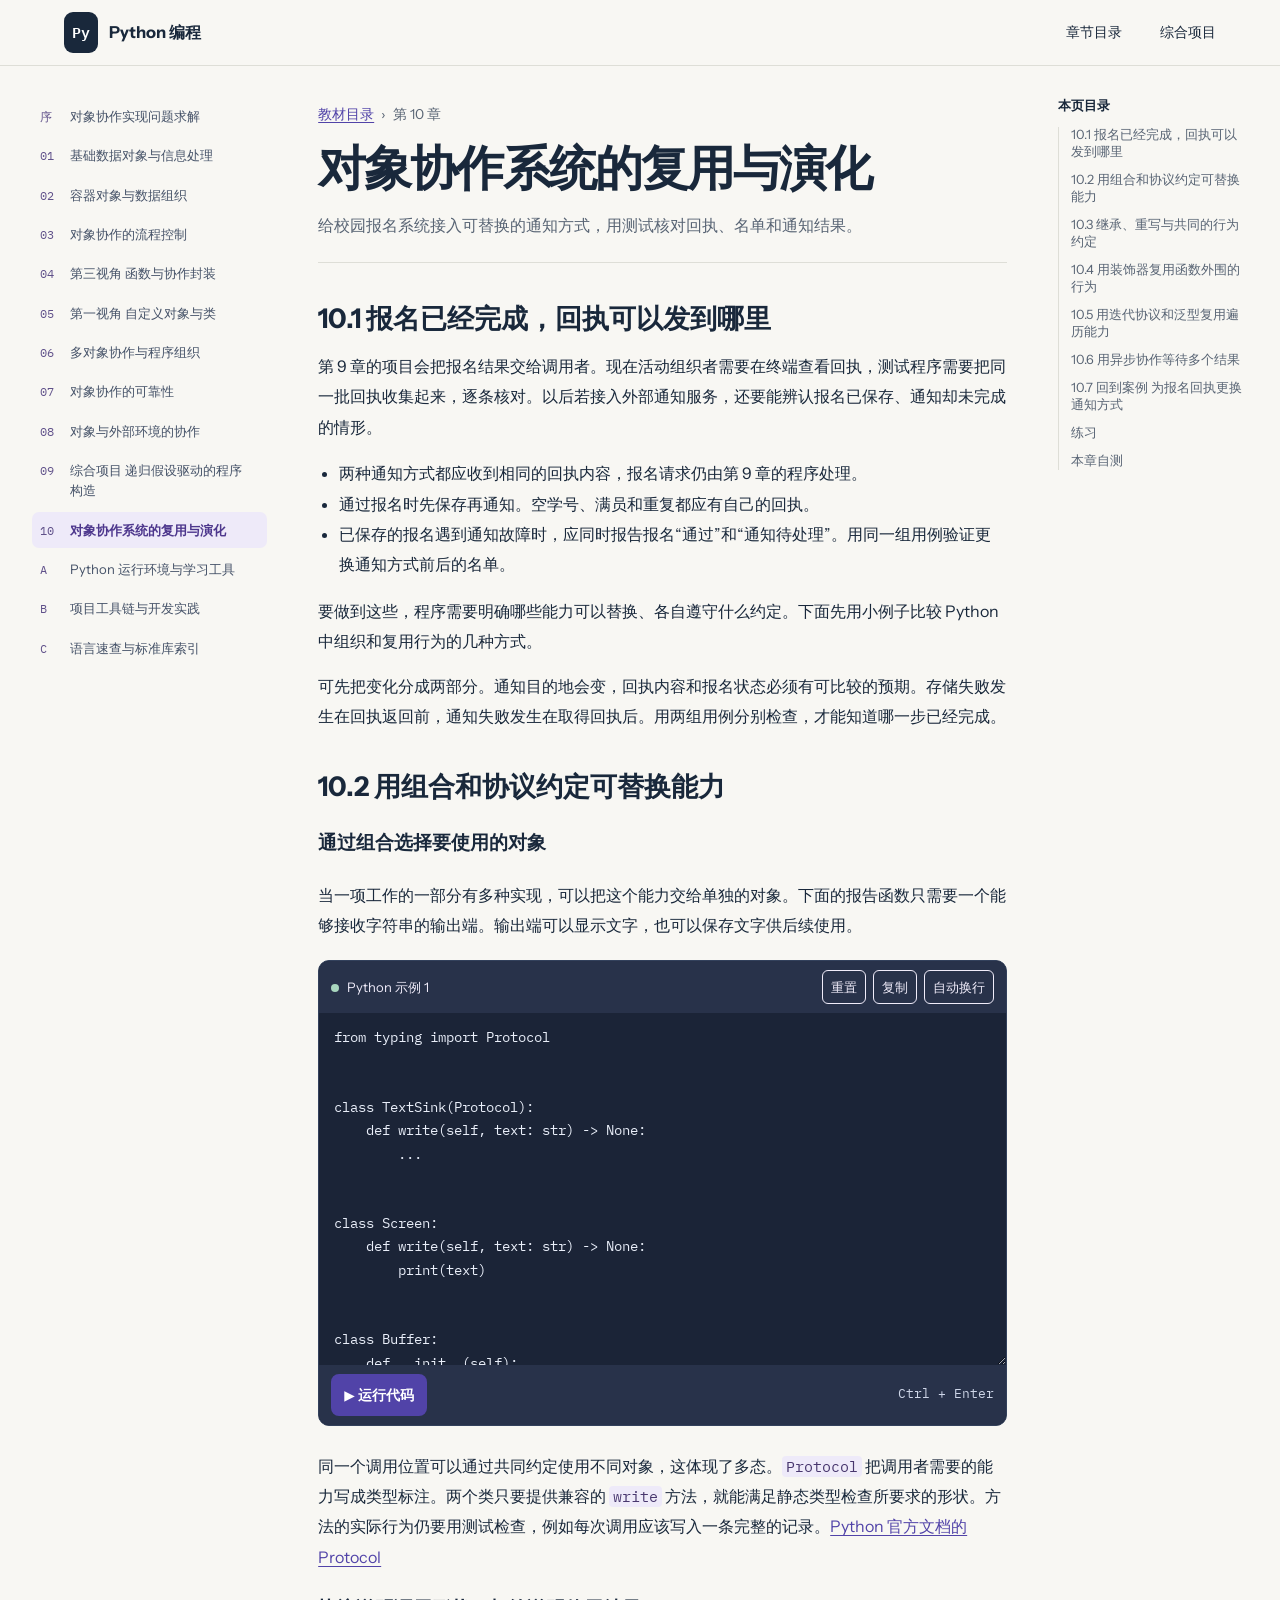
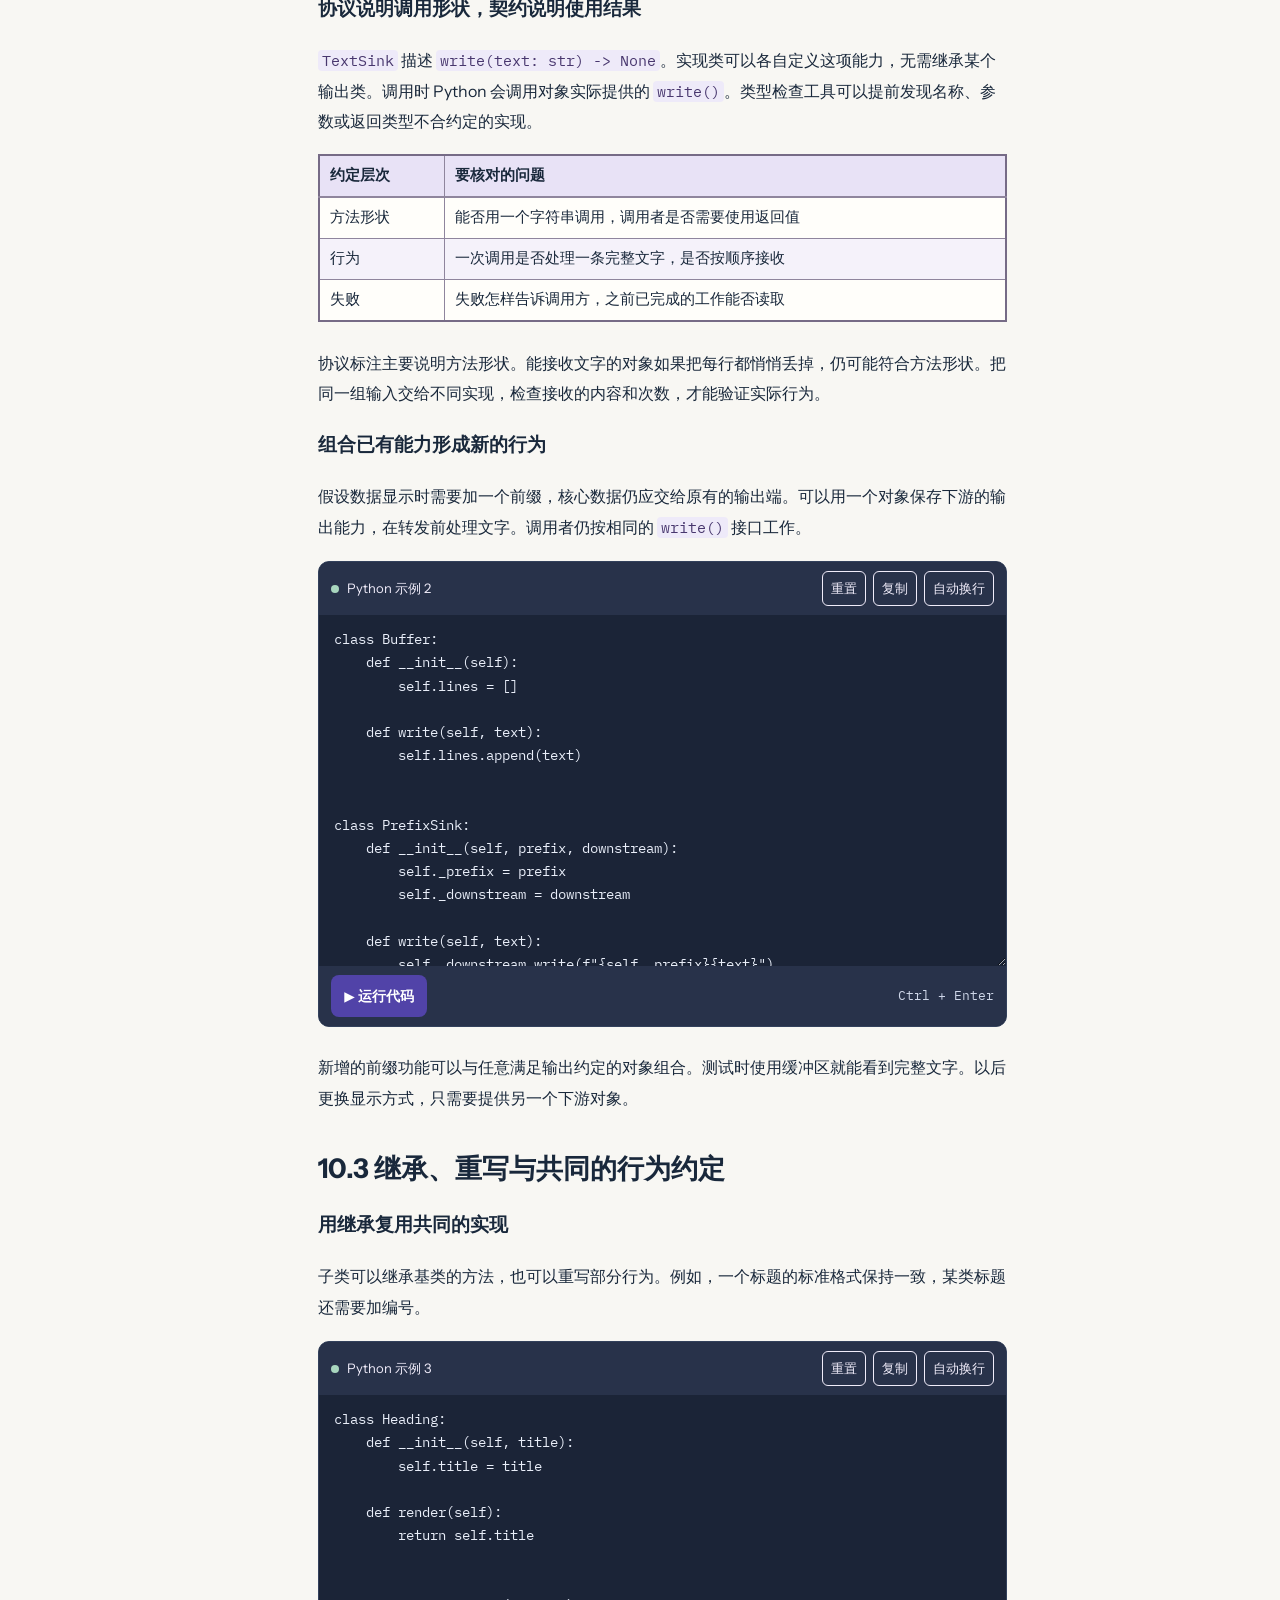
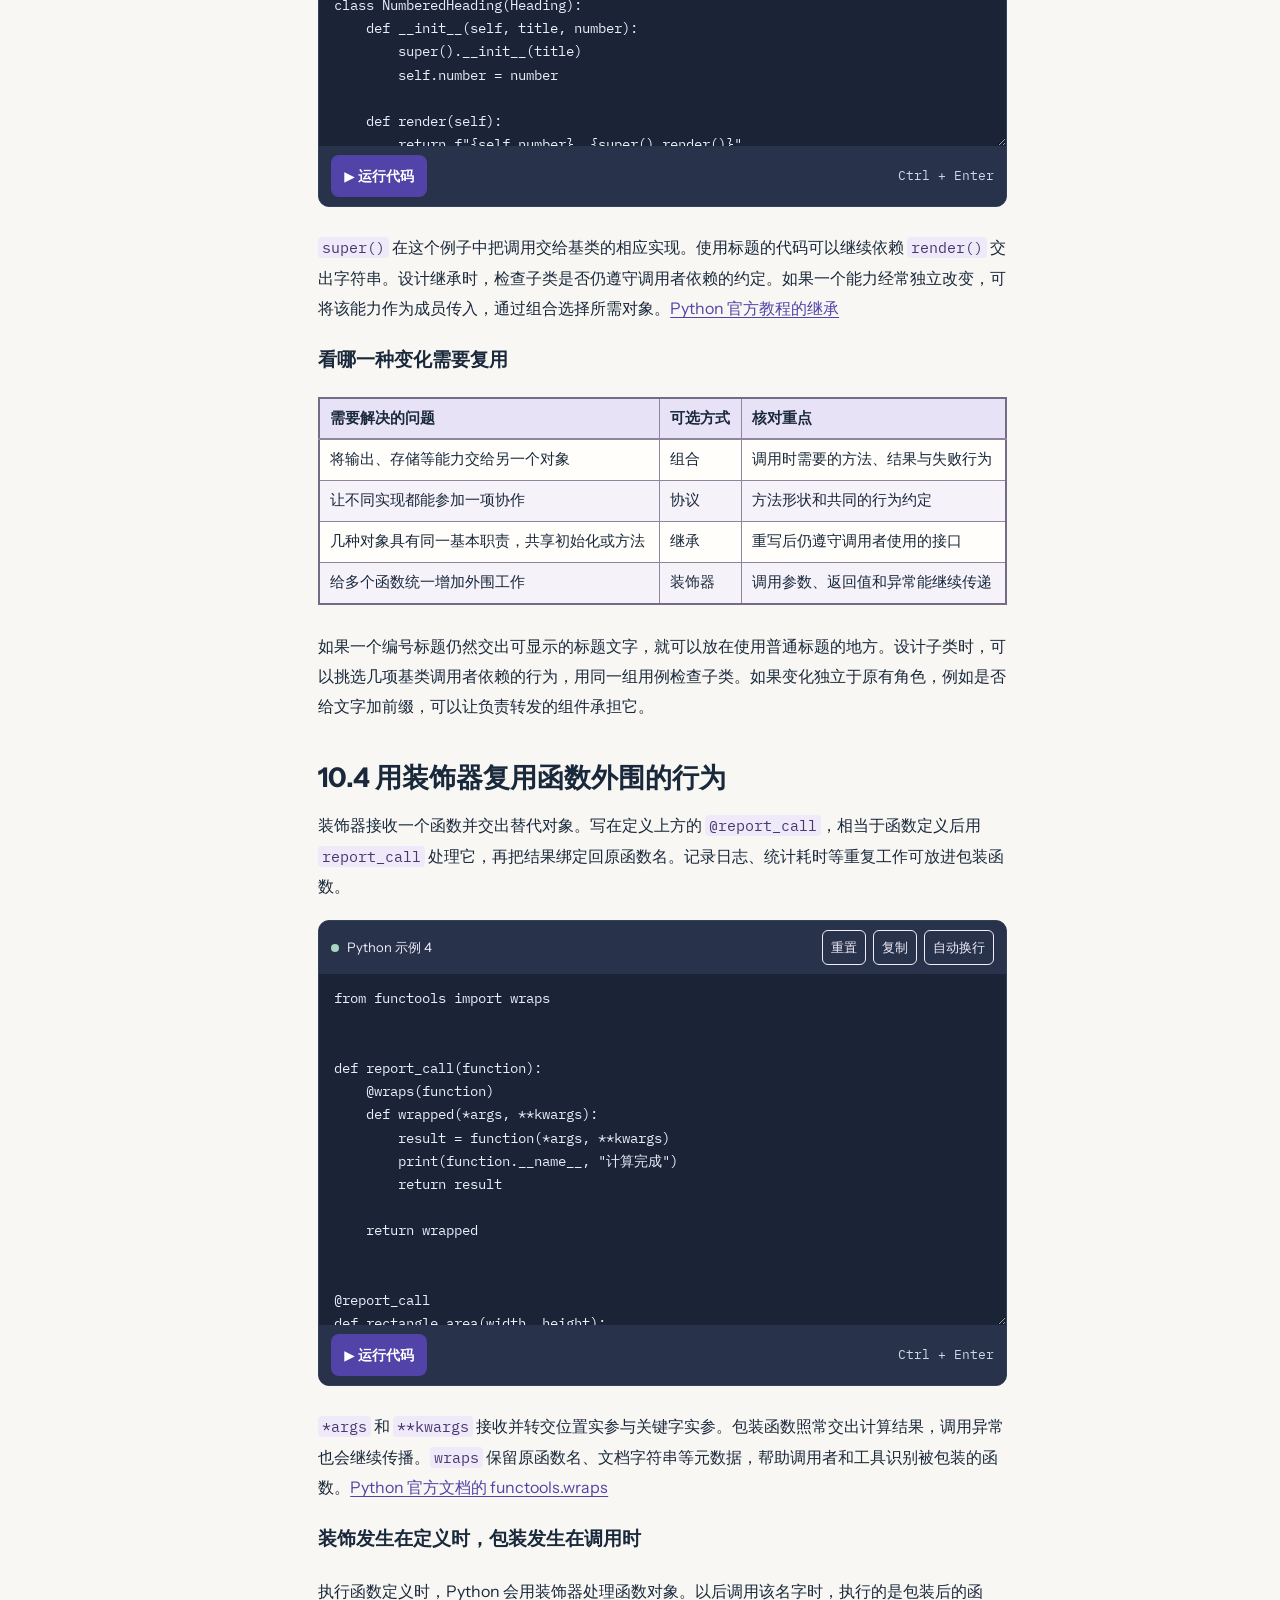
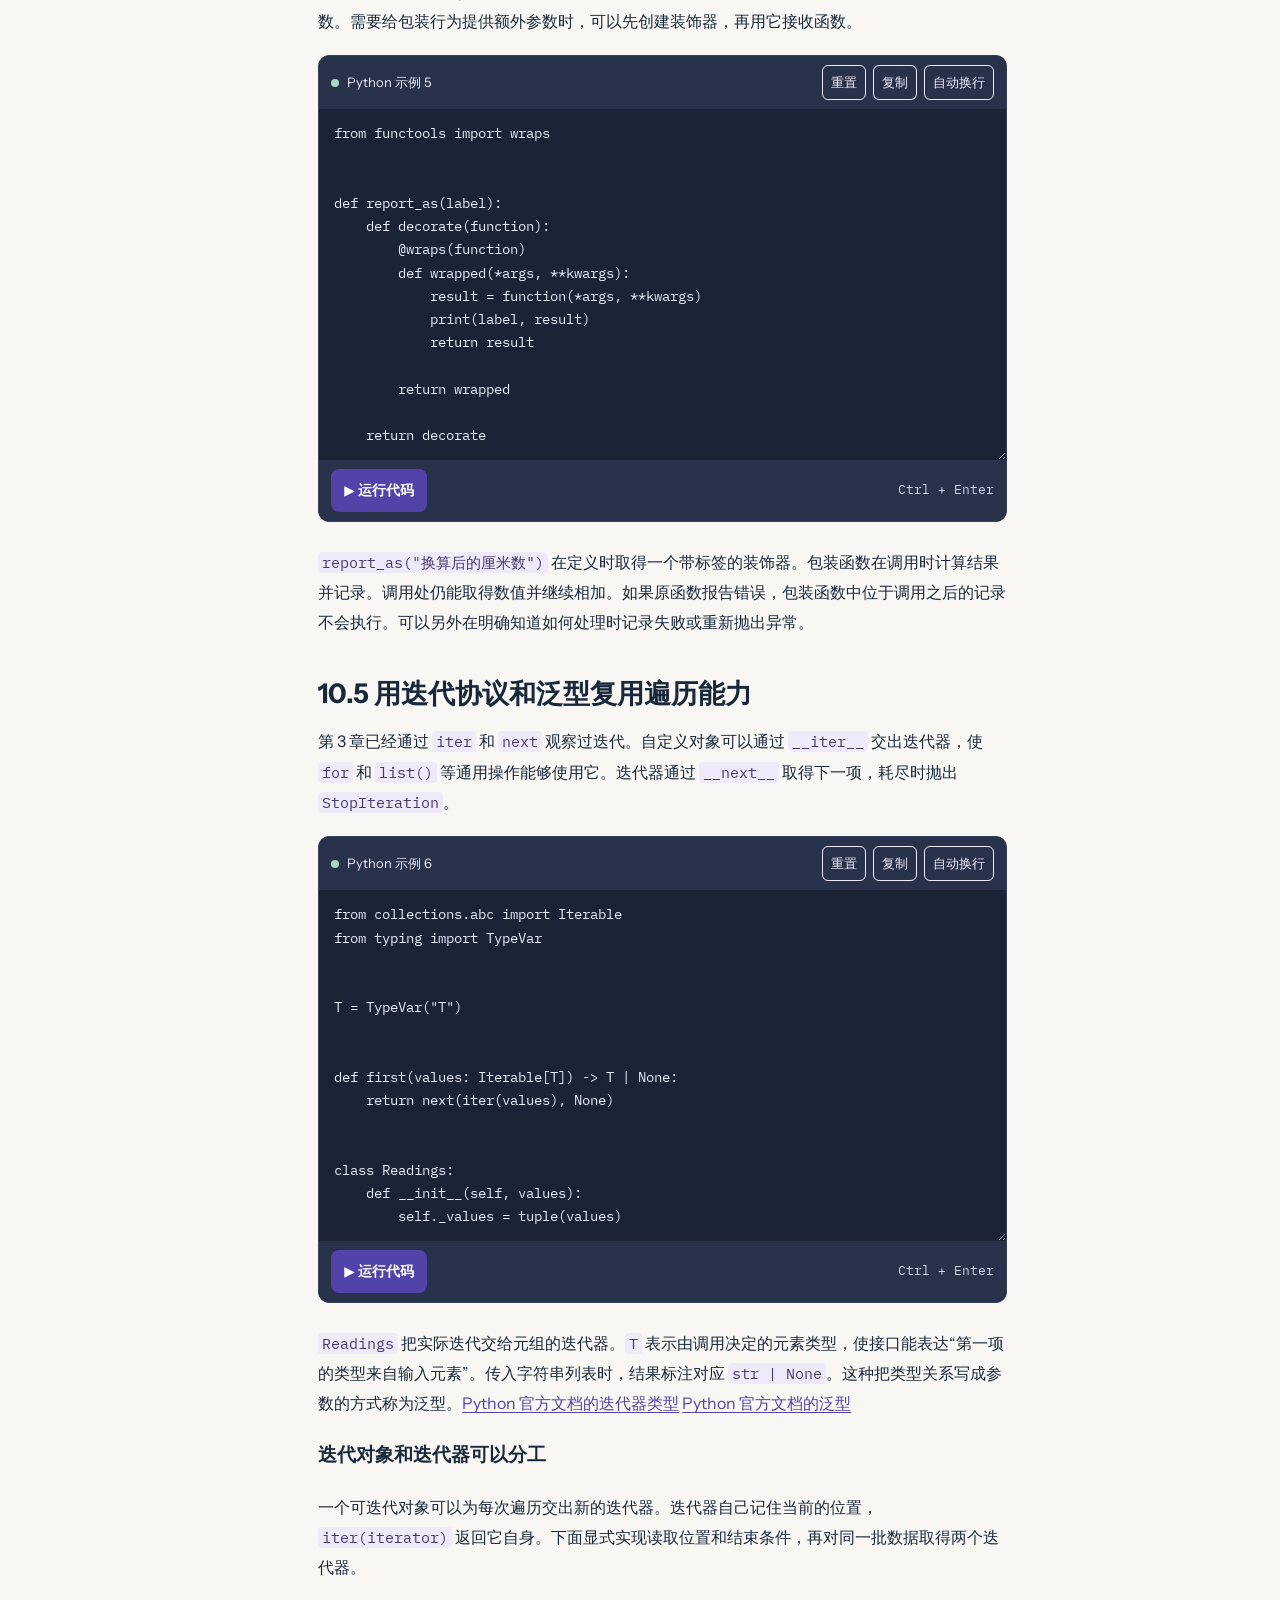
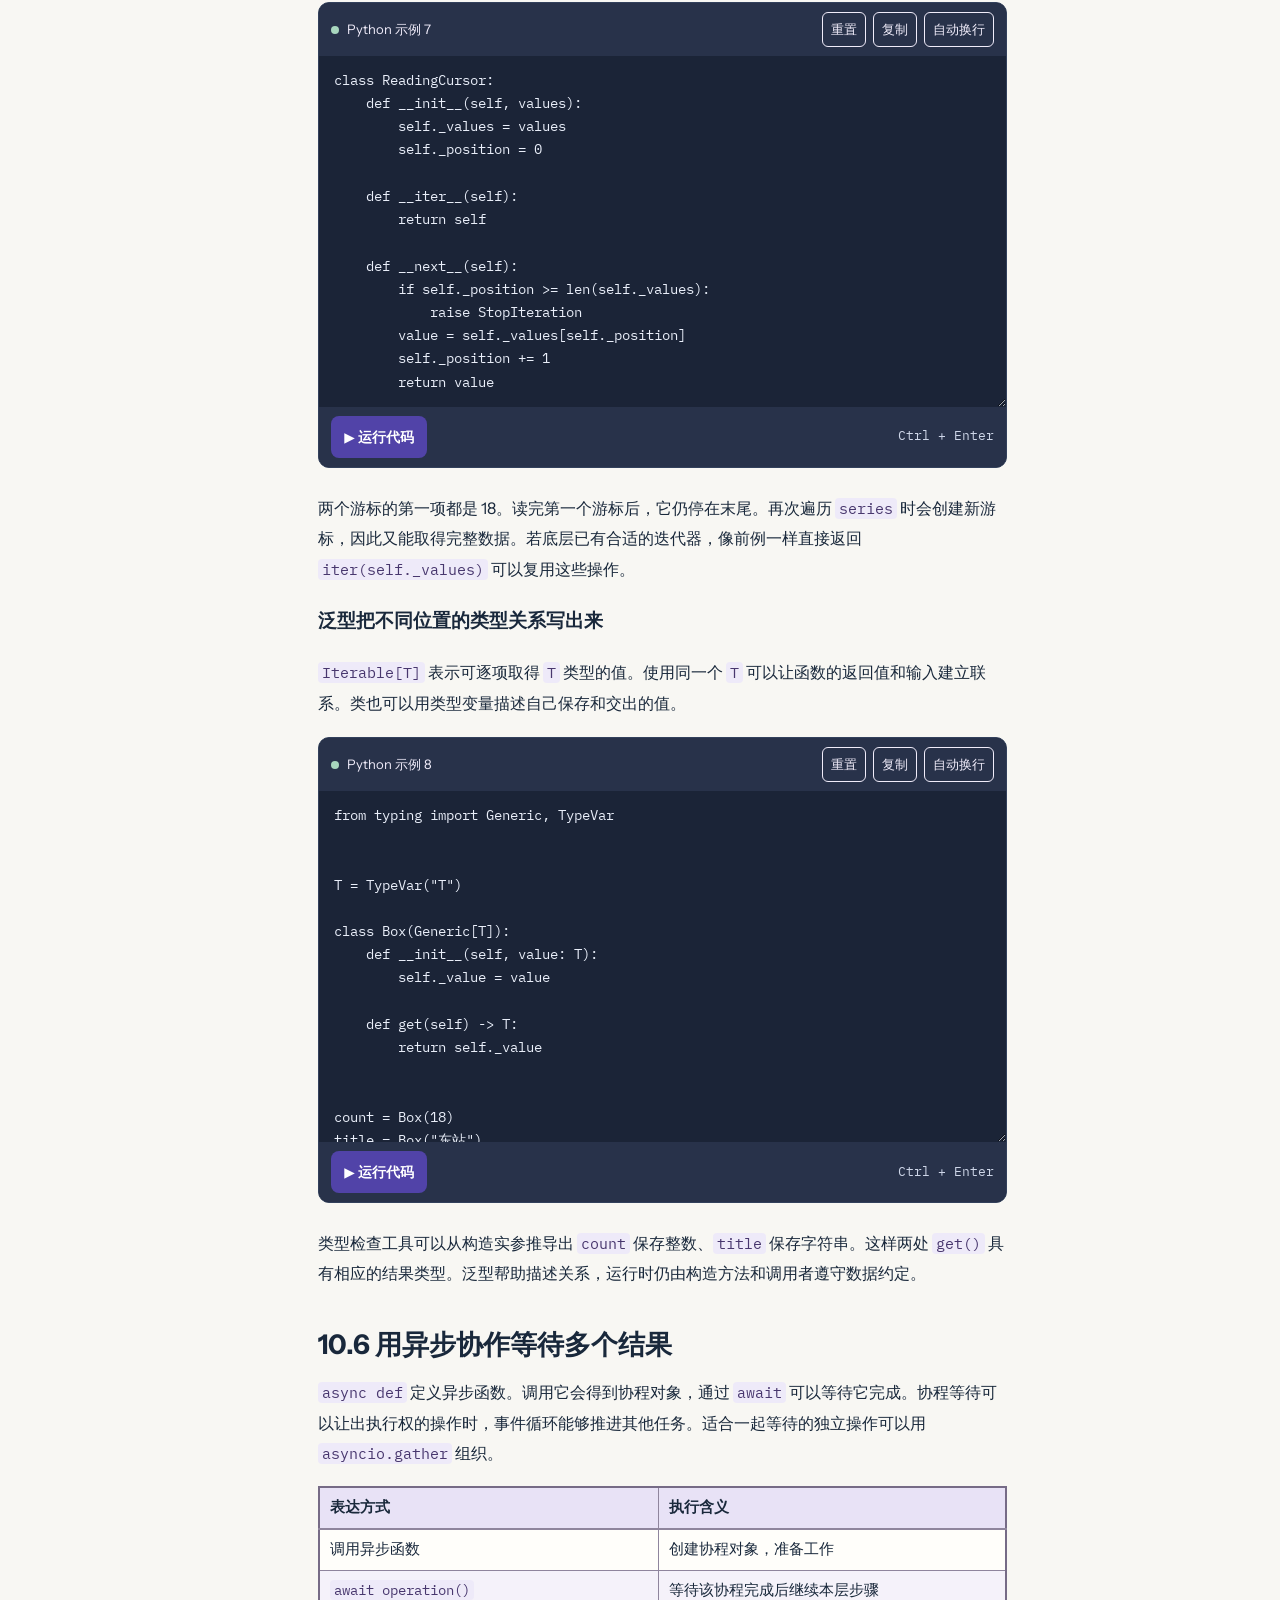
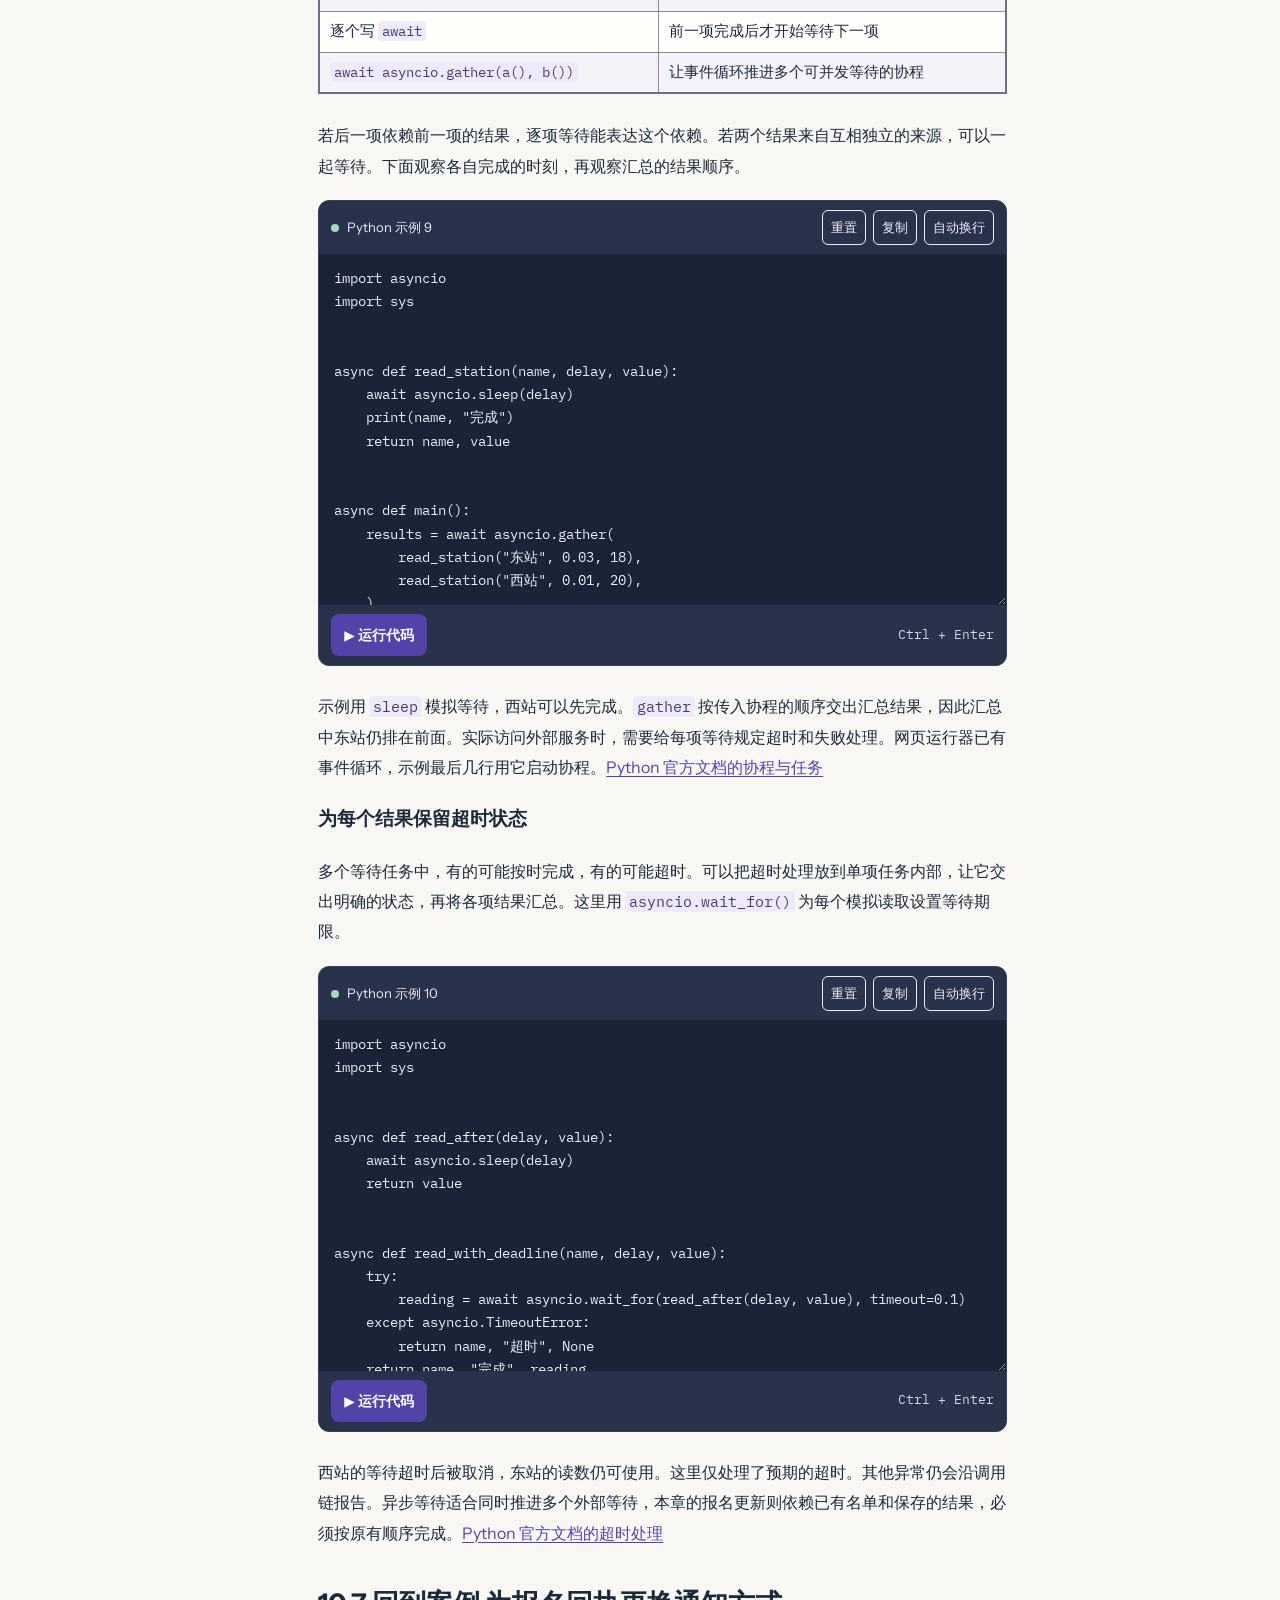
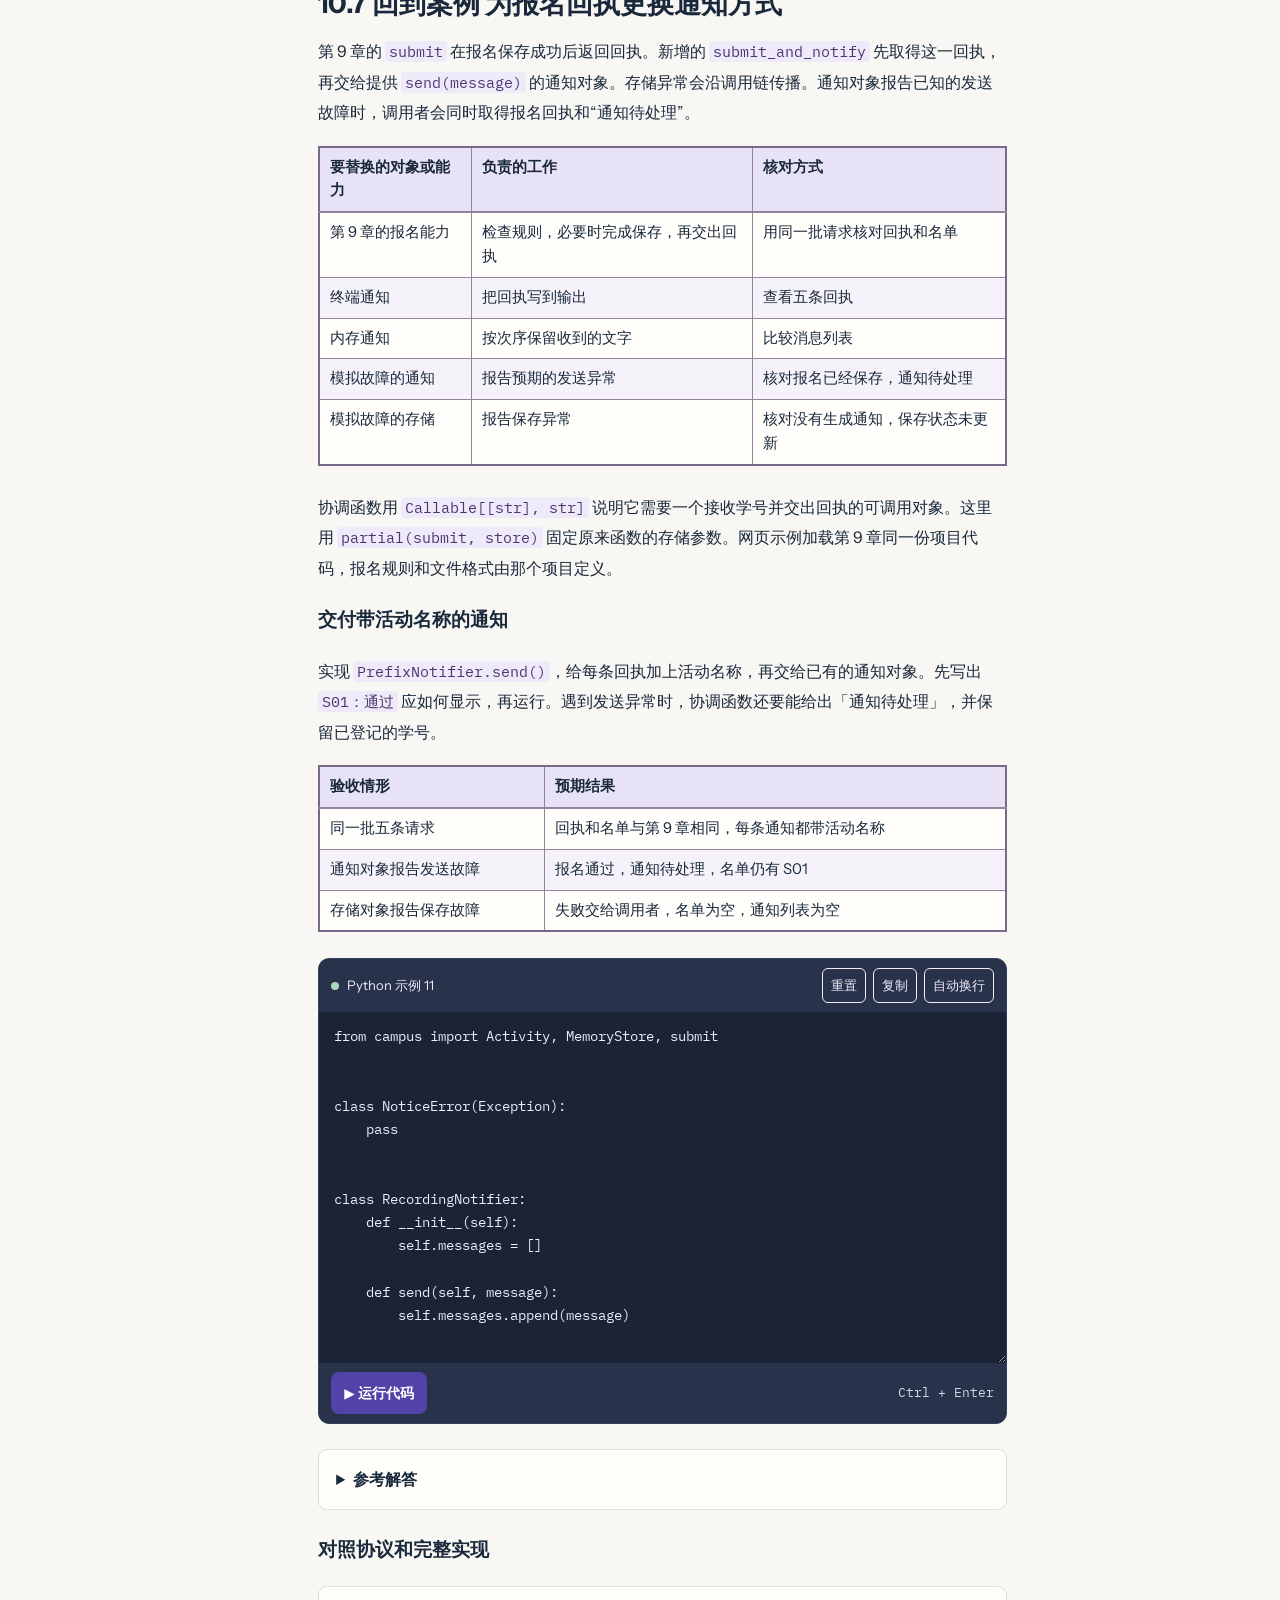
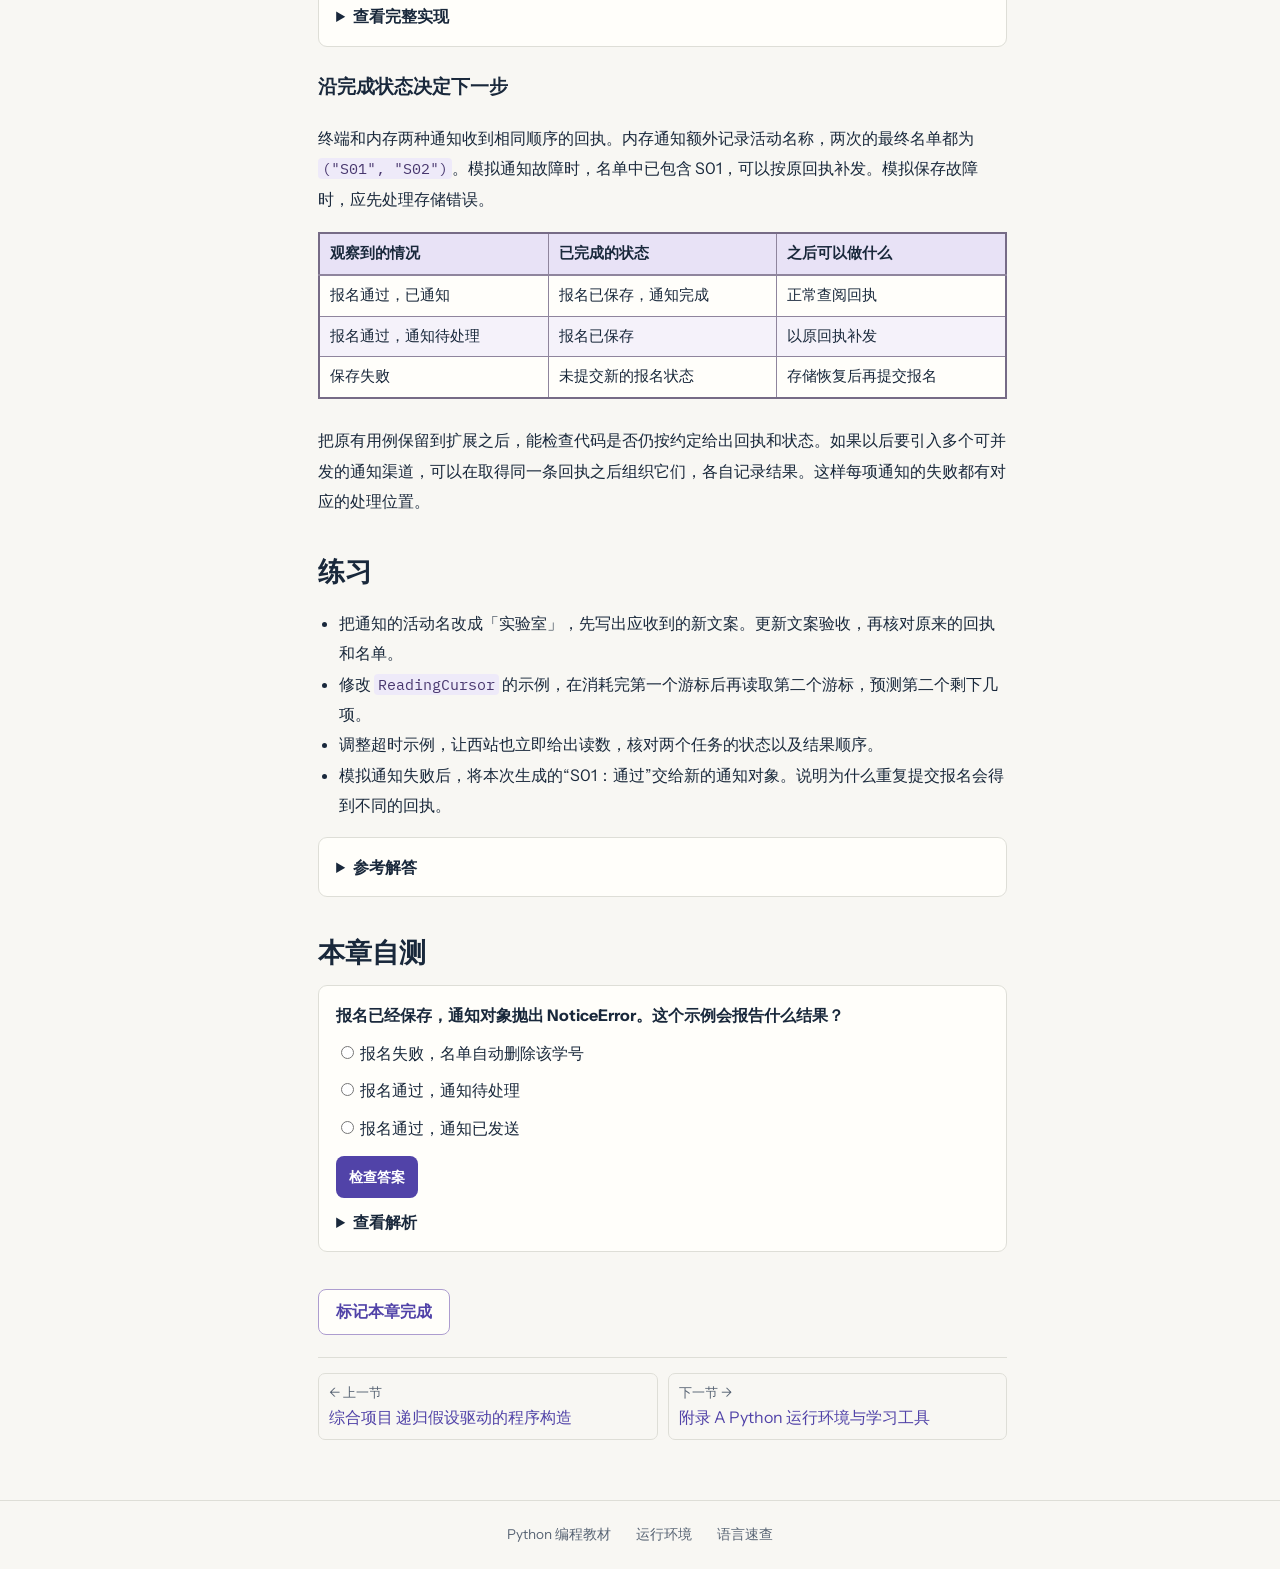
<file: docs/chapter-10.html>
<!doctype html>
<html lang="zh-CN">
<head>
<meta charset="utf-8">
<meta name="viewport" content="width=device-width, initial-scale=1">
<meta name="color-scheme" content="light">
<meta name="description" content="以对象协作和假设三部曲为主线的 Python 编程教材。">
<title>对象协作系统的复用与演化 · Python 编程</title>
<link rel="stylesheet" href="assets/style.css?v=271b14c33aec">
<script src="assets/site.js?v=3370553bec6f" defer></script>
</head>
<body class="">
<a class="skip" href="#main">跳到正文</a>
<header class="topbar"><div class="top-inner">
<a class="brand" href="index.html"><span aria-hidden="true">Py</span> Python 编程</a>
<nav aria-label="主导航"><a href="index.html#catalog">章节目录</a><a href="chapter-09.html">综合项目</a></nav>
</div></header>

<div class="lesson-layout">
 <aside class="side"><details class="mobile-nav" open><summary>章节目录</summary>
  <nav aria-label="章节目录"><a href="chapter-00.html"><span class="nav-num">序</span><span>对象协作实现问题求解</span><span class="nav-done" data-done="00"></span></a><a href="chapter-01.html"><span class="nav-num">01</span><span>基础数据对象与信息处理</span><span class="nav-done" data-done="01"></span></a><a href="chapter-02.html"><span class="nav-num">02</span><span>容器对象与数据组织</span><span class="nav-done" data-done="02"></span></a><a href="chapter-03.html"><span class="nav-num">03</span><span>对象协作的流程控制</span><span class="nav-done" data-done="03"></span></a><a href="chapter-04.html"><span class="nav-num">04</span><span>第三视角 函数与协作封装</span><span class="nav-done" data-done="04"></span></a><a href="chapter-05.html"><span class="nav-num">05</span><span>第一视角 自定义对象与类</span><span class="nav-done" data-done="05"></span></a><a href="chapter-06.html"><span class="nav-num">06</span><span>多对象协作与程序组织</span><span class="nav-done" data-done="06"></span></a><a href="chapter-07.html"><span class="nav-num">07</span><span>对象协作的可靠性</span><span class="nav-done" data-done="07"></span></a><a href="chapter-08.html"><span class="nav-num">08</span><span>对象与外部环境的协作</span><span class="nav-done" data-done="08"></span></a><a href="chapter-09.html"><span class="nav-num">09</span><span>综合项目 递归假设驱动的程序构造</span><span class="nav-done" data-done="09"></span></a><a href="chapter-10.html" aria-current="page"><span class="nav-num">10</span><span>对象协作系统的复用与演化</span><span class="nav-done" data-done="10"></span></a><a href="chapter-A.html"><span class="nav-num">A</span><span>Python 运行环境与学习工具</span><span class="nav-done" data-done="A"></span></a><a href="chapter-B.html"><span class="nav-num">B</span><span>项目工具链与开发实践</span><span class="nav-done" data-done="B"></span></a><a href="chapter-C.html"><span class="nav-num">C</span><span>语言速查与标准库索引</span><span class="nav-done" data-done="C"></span></a></nav>
 </details></aside>
 <main id="main" class="lesson">
  <header class="lesson-head"><div class="crumb"><a href="index.html#catalog">教材目录</a> <span>›</span> 第 10 章</div>
  <h1>对象协作系统的复用与演化</h1><p>给校园报名系统接入可替换的通知方式，用测试核对回执、名单和通知结果。</p></header>
  <details class="lesson-contents"><summary>本页目录</summary>
   <nav aria-label="本页目录"><ol><li><a href="#section-1">10.1 报名已经完成，回执可以发到哪里</a></li><li><a href="#section-2">10.2 用组合和协议约定可替换能力</a></li><li><a href="#section-3">10.3 继承、重写与共同的行为约定</a></li><li><a href="#section-4">10.4 用装饰器复用函数外围的行为</a></li><li><a href="#section-5">10.5 用迭代协议和泛型复用遍历能力</a></li><li><a href="#section-6">10.6 用异步协作等待多个结果</a></li><li><a href="#section-7">10.7 回到案例 为报名回执更换通知方式</a></li><li><a href="#section-8">练习</a></li><li><a href="#section-9">本章自测</a></li></ol></nav>
  </details>
  <article><h2 id="section-1">10.1 报名已经完成，回执可以发到哪里</h2>
<p>第 9 章的项目会把报名结果交给调用者。现在活动组织者需要在终端查看回执，测试程序需要把同一批回执收集起来，逐条核对。以后若接入外部通知服务，还要能辨认报名已保存、通知却未完成的情形。</p>
<ul><li>两种通知方式都应收到相同的回执内容，报名请求仍由第 9 章的程序处理。</li><li>通过报名时先保存再通知。空学号、满员和重复都应有自己的回执。</li><li>已保存的报名遇到通知故障时，应同时报告报名“通过”和“通知待处理”。用同一组用例验证更换通知方式前后的名单。</li></ul>
<p>要做到这些，程序需要明确哪些能力可以替换、各自遵守什么约定。下面先用小例子比较 Python 中组织和复用行为的几种方式。</p>
<p>可先把变化分成两部分。通知目的地会变，回执内容和报名状态必须有可比较的预期。存储失败发生在回执返回前，通知失败发生在取得回执后。用两组用例分别检查，才能知道哪一步已经完成。</p>
<h2 id="section-2">10.2 用组合和协议约定可替换能力</h2>
<h3>通过组合选择要使用的对象</h3>
<p>当一项工作的一部分有多种实现，可以把这个能力交给单独的对象。下面的报告函数只需要一个能够接收字符串的输出端。输出端可以显示文字，也可以保存文字供后续使用。</p>

<section class="playground" aria-label="Python 示例 1" data-draft="example-1-f90ed8782b00">
  <div class="editor-bar">
    <span><i></i> Python 示例 1</span>
    <div><button class="quiet" type="button" data-reset hidden>重置</button>
    <button class="quiet" type="button" data-copy hidden>复制</button>
    <button class="quiet" type="button" data-wrap aria-pressed="false" hidden>自动换行</button></div>
  </div>
  <textarea aria-label="Python 示例 1 代码" rows="14" wrap="off"
    data-code-file="" spellcheck="false" autocapitalize="off" autocomplete="off">from typing import Protocol


class TextSink(Protocol):
    def write(self, text: str) -&gt; None:
        ...


class Screen:
    def write(self, text: str) -&gt; None:
        print(text)


class Buffer:
    def __init__(self):
        self.lines = []

    def write(self, text: str) -&gt; None:
        self.lines.append(text)


def report(value: float, target: TextSink) -&gt; None:
    target.write(f&quot;测量结果 {value:.1f}&quot;)


report(18.0, Screen())
buffer = Buffer()
report(18.0, buffer)
print(buffer.lines)</textarea>
  <div class="runner-bar" hidden>
    <button class="primary small" type="button" data-run>▶ 运行代码</button>
    <button class="quiet" type="button" data-stop hidden>停止</button>
    <span class="draft-status" data-draft-status role="status"></span>
    <span class="run-shortcut">Ctrl + Enter</span>
  </div>
  <pre class="output" aria-live="polite" aria-label="运行输出" hidden></pre>
</section>

<p>同一个调用位置可以通过共同约定使用不同对象，这体现了多态。<code>Protocol</code> 把调用者需要的能力写成类型标注。两个类只要提供兼容的 <code>write</code> 方法，就能满足静态类型检查所要求的形状。方法的实际行为仍要用测试检查，例如每次调用应该写入一条完整的记录。<a href="https://docs.python.org/3.12/library/typing.html#typing.Protocol">Python 官方文档的 Protocol</a></p>
<h3>协议说明调用形状，契约说明使用结果</h3>
<p><code>TextSink</code> 描述 <code>write(text: str) -&gt; None</code>。实现类可以各自定义这项能力，无需继承某个输出类。调用时 Python 会调用对象实际提供的 <code>write()</code>。类型检查工具可以提前发现名称、参数或返回类型不合约定的实现。</p>
<div class="lesson-table"><table><thead><tr><th scope="col">约定层次</th><th scope="col">要核对的问题</th></tr></thead><tbody><tr><td>方法形状</td><td>能否用一个字符串调用，调用者是否需要使用返回值</td></tr><tr><td>行为</td><td>一次调用是否处理一条完整文字，是否按顺序接收</td></tr><tr><td>失败</td><td>失败怎样告诉调用方，之前已完成的工作能否读取</td></tr></tbody></table></div>
<p>协议标注主要说明方法形状。能接收文字的对象如果把每行都悄悄丢掉，仍可能符合方法形状。把同一组输入交给不同实现，检查接收的内容和次数，才能验证实际行为。</p>
<h3>组合已有能力形成新的行为</h3>
<p>假设数据显示时需要加一个前缀，核心数据仍应交给原有的输出端。可以用一个对象保存下游的输出能力，在转发前处理文字。调用者仍按相同的 <code>write()</code> 接口工作。</p>

<section class="playground" aria-label="Python 示例 2" data-draft="example-2-7e9167975d3c">
  <div class="editor-bar">
    <span><i></i> Python 示例 2</span>
    <div><button class="quiet" type="button" data-reset hidden>重置</button>
    <button class="quiet" type="button" data-copy hidden>复制</button>
    <button class="quiet" type="button" data-wrap aria-pressed="false" hidden>自动换行</button></div>
  </div>
  <textarea aria-label="Python 示例 2 代码" rows="14" wrap="off"
    data-code-file="" spellcheck="false" autocapitalize="off" autocomplete="off">class Buffer:
    def __init__(self):
        self.lines = []

    def write(self, text):
        self.lines.append(text)


class PrefixSink:
    def __init__(self, prefix, downstream):
        self._prefix = prefix
        self._downstream = downstream

    def write(self, text):
        self._downstream.write(f&quot;{self._prefix}{text}&quot;)


buffer = Buffer()
output = PrefixSink(&quot;上午 · &quot;, buffer)
output.write(&quot;测量完成&quot;)
print(buffer.lines)</textarea>
  <div class="runner-bar" hidden>
    <button class="primary small" type="button" data-run>▶ 运行代码</button>
    <button class="quiet" type="button" data-stop hidden>停止</button>
    <span class="draft-status" data-draft-status role="status"></span>
    <span class="run-shortcut">Ctrl + Enter</span>
  </div>
  <pre class="output" aria-live="polite" aria-label="运行输出" hidden></pre>
</section>

<p>新增的前缀功能可以与任意满足输出约定的对象组合。测试时使用缓冲区就能看到完整文字。以后更换显示方式，只需要提供另一个下游对象。</p>
<h2 id="section-3">10.3 继承、重写与共同的行为约定</h2>
<h3>用继承复用共同的实现</h3>
<p>子类可以继承基类的方法，也可以重写部分行为。例如，一个标题的标准格式保持一致，某类标题还需要加编号。</p>

<section class="playground" aria-label="Python 示例 3" data-draft="example-3-d472889a1ee1">
  <div class="editor-bar">
    <span><i></i> Python 示例 3</span>
    <div><button class="quiet" type="button" data-reset hidden>重置</button>
    <button class="quiet" type="button" data-copy hidden>复制</button>
    <button class="quiet" type="button" data-wrap aria-pressed="false" hidden>自动换行</button></div>
  </div>
  <textarea aria-label="Python 示例 3 代码" rows="14" wrap="off"
    data-code-file="" spellcheck="false" autocapitalize="off" autocomplete="off">class Heading:
    def __init__(self, title):
        self.title = title

    def render(self):
        return self.title


class NumberedHeading(Heading):
    def __init__(self, title, number):
        super().__init__(title)
        self.number = number

    def render(self):
        return f&quot;{self.number}. {super().render()}&quot;


for heading in [Heading(&quot;目录&quot;), NumberedHeading(&quot;观察结果&quot;, 2)]:
    print(heading.render())</textarea>
  <div class="runner-bar" hidden>
    <button class="primary small" type="button" data-run>▶ 运行代码</button>
    <button class="quiet" type="button" data-stop hidden>停止</button>
    <span class="draft-status" data-draft-status role="status"></span>
    <span class="run-shortcut">Ctrl + Enter</span>
  </div>
  <pre class="output" aria-live="polite" aria-label="运行输出" hidden></pre>
</section>

<p><code>super()</code> 在这个例子中把调用交给基类的相应实现。使用标题的代码可以继续依赖 <code>render()</code> 交出字符串。设计继承时，检查子类是否仍遵守调用者依赖的约定。如果一个能力经常独立改变，可将该能力作为成员传入，通过组合选择所需对象。<a href="https://docs.python.org/3.12/tutorial/classes.html#inheritance">Python 官方教程的继承</a></p>
<h3>看哪一种变化需要复用</h3>
<div class="lesson-table"><table><thead><tr><th scope="col">需要解决的问题</th><th scope="col">可选方式</th><th scope="col">核对重点</th></tr></thead><tbody><tr><td>将输出、存储等能力交给另一个对象</td><td>组合</td><td>调用时需要的方法、结果与失败行为</td></tr><tr><td>让不同实现都能参加一项协作</td><td>协议</td><td>方法形状和共同的行为约定</td></tr><tr><td>几种对象具有同一基本职责，共享初始化或方法</td><td>继承</td><td>重写后仍遵守调用者使用的接口</td></tr><tr><td>给多个函数统一增加外围工作</td><td>装饰器</td><td>调用参数、返回值和异常能继续传递</td></tr></tbody></table></div>
<p>如果一个编号标题仍然交出可显示的标题文字，就可以放在使用普通标题的地方。设计子类时，可以挑选几项基类调用者依赖的行为，用同一组用例检查子类。如果变化独立于原有角色，例如是否给文字加前缀，可以让负责转发的组件承担它。</p>
<h2 id="section-4">10.4 用装饰器复用函数外围的行为</h2>
<p>装饰器接收一个函数并交出替代对象。写在定义上方的 <code>@report_call</code>，相当于函数定义后用 <code>report_call</code> 处理它，再把结果绑定回原函数名。记录日志、统计耗时等重复工作可放进包装函数。</p>

<section class="playground" aria-label="Python 示例 4" data-draft="example-4-6a7c80e80715">
  <div class="editor-bar">
    <span><i></i> Python 示例 4</span>
    <div><button class="quiet" type="button" data-reset hidden>重置</button>
    <button class="quiet" type="button" data-copy hidden>复制</button>
    <button class="quiet" type="button" data-wrap aria-pressed="false" hidden>自动换行</button></div>
  </div>
  <textarea aria-label="Python 示例 4 代码" rows="14" wrap="off"
    data-code-file="" spellcheck="false" autocapitalize="off" autocomplete="off">from functools import wraps


def report_call(function):
    @wraps(function)
    def wrapped(*args, **kwargs):
        result = function(*args, **kwargs)
        print(function.__name__, &quot;计算完成&quot;)
        return result

    return wrapped


@report_call
def rectangle_area(width, height):
    return width * height


print(rectangle_area(3, height=4))
print(rectangle_area.__name__)</textarea>
  <div class="runner-bar" hidden>
    <button class="primary small" type="button" data-run>▶ 运行代码</button>
    <button class="quiet" type="button" data-stop hidden>停止</button>
    <span class="draft-status" data-draft-status role="status"></span>
    <span class="run-shortcut">Ctrl + Enter</span>
  </div>
  <pre class="output" aria-live="polite" aria-label="运行输出" hidden></pre>
</section>

<p><code>*args</code> 和 <code>**kwargs</code> 接收并转交位置实参与关键字实参。包装函数照常交出计算结果，调用异常也会继续传播。<code>wraps</code> 保留原函数名、文档字符串等元数据，帮助调用者和工具识别被包装的函数。<a href="https://docs.python.org/3.12/library/functools.html#functools.wraps">Python 官方文档的 functools.wraps</a></p>
<h3>装饰发生在定义时，包装发生在调用时</h3>
<p>执行函数定义时，Python 会用装饰器处理函数对象。以后调用该名字时，执行的是包装后的函数。需要给包装行为提供额外参数时，可以先创建装饰器，再用它接收函数。</p>

<section class="playground" aria-label="Python 示例 5" data-draft="example-5-47d039055aed">
  <div class="editor-bar">
    <span><i></i> Python 示例 5</span>
    <div><button class="quiet" type="button" data-reset hidden>重置</button>
    <button class="quiet" type="button" data-copy hidden>复制</button>
    <button class="quiet" type="button" data-wrap aria-pressed="false" hidden>自动换行</button></div>
  </div>
  <textarea aria-label="Python 示例 5 代码" rows="14" wrap="off"
    data-code-file="" spellcheck="false" autocapitalize="off" autocomplete="off">from functools import wraps


def report_as(label):
    def decorate(function):
        @wraps(function)
        def wrapped(*args, **kwargs):
            result = function(*args, **kwargs)
            print(label, result)
            return result

        return wrapped

    return decorate


@report_as(&quot;换算后的厘米数&quot;)
def to_centimeters(meters):
    return meters * 100


print(&quot;用于后续计算&quot;, to_centimeters(1.25) + 25)</textarea>
  <div class="runner-bar" hidden>
    <button class="primary small" type="button" data-run>▶ 运行代码</button>
    <button class="quiet" type="button" data-stop hidden>停止</button>
    <span class="draft-status" data-draft-status role="status"></span>
    <span class="run-shortcut">Ctrl + Enter</span>
  </div>
  <pre class="output" aria-live="polite" aria-label="运行输出" hidden></pre>
</section>

<p><code>report_as(&quot;换算后的厘米数&quot;)</code> 在定义时取得一个带标签的装饰器。包装函数在调用时计算结果并记录。调用处仍能取得数值并继续相加。如果原函数报告错误，包装函数中位于调用之后的记录不会执行。可以另外在明确知道如何处理时记录失败或重新抛出异常。</p>
<h2 id="section-5">10.5 用迭代协议和泛型复用遍历能力</h2>
<p>第 3 章已经通过 <code>iter</code> 和 <code>next</code> 观察过迭代。自定义对象可以通过 <code>__iter__</code> 交出迭代器，使 <code>for</code> 和 <code>list()</code> 等通用操作能够使用它。迭代器通过 <code>__next__</code> 取得下一项，耗尽时抛出 <code>StopIteration</code>。</p>

<section class="playground" aria-label="Python 示例 6" data-draft="example-6-a4961f2a1236">
  <div class="editor-bar">
    <span><i></i> Python 示例 6</span>
    <div><button class="quiet" type="button" data-reset hidden>重置</button>
    <button class="quiet" type="button" data-copy hidden>复制</button>
    <button class="quiet" type="button" data-wrap aria-pressed="false" hidden>自动换行</button></div>
  </div>
  <textarea aria-label="Python 示例 6 代码" rows="14" wrap="off"
    data-code-file="" spellcheck="false" autocapitalize="off" autocomplete="off">from collections.abc import Iterable
from typing import TypeVar


T = TypeVar(&quot;T&quot;)


def first(values: Iterable[T]) -&gt; T | None:
    return next(iter(values), None)


class Readings:
    def __init__(self, values):
        self._values = tuple(values)

    def __iter__(self):
        return iter(self._values)


print(first([&quot;东站&quot;, &quot;西站&quot;]))
print(first(Readings([18, 20])))
print(list(Readings([18, 20])))
print(first([]))</textarea>
  <div class="runner-bar" hidden>
    <button class="primary small" type="button" data-run>▶ 运行代码</button>
    <button class="quiet" type="button" data-stop hidden>停止</button>
    <span class="draft-status" data-draft-status role="status"></span>
    <span class="run-shortcut">Ctrl + Enter</span>
  </div>
  <pre class="output" aria-live="polite" aria-label="运行输出" hidden></pre>
</section>

<p><code>Readings</code> 把实际迭代交给元组的迭代器。<code>T</code> 表示由调用决定的元素类型，使接口能表达“第一项的类型来自输入元素”。传入字符串列表时，结果标注对应 <code>str | None</code>。这种把类型关系写成参数的方式称为泛型。<a href="https://docs.python.org/3.12/library/stdtypes.html#iterator-types">Python 官方文档的迭代器类型</a> <a href="https://docs.python.org/3.12/library/typing.html#generics">Python 官方文档的泛型</a></p>
<h3>迭代对象和迭代器可以分工</h3>
<p>一个可迭代对象可以为每次遍历交出新的迭代器。迭代器自己记住当前的位置，<code>iter(iterator)</code> 返回它自身。下面显式实现读取位置和结束条件，再对同一批数据取得两个迭代器。</p>

<section class="playground" aria-label="Python 示例 7" data-draft="example-7-3f9d438e2381">
  <div class="editor-bar">
    <span><i></i> Python 示例 7</span>
    <div><button class="quiet" type="button" data-reset hidden>重置</button>
    <button class="quiet" type="button" data-copy hidden>复制</button>
    <button class="quiet" type="button" data-wrap aria-pressed="false" hidden>自动换行</button></div>
  </div>
  <textarea aria-label="Python 示例 7 代码" rows="14" wrap="off"
    data-code-file="" spellcheck="false" autocapitalize="off" autocomplete="off">class ReadingCursor:
    def __init__(self, values):
        self._values = values
        self._position = 0

    def __iter__(self):
        return self

    def __next__(self):
        if self._position &gt;= len(self._values):
            raise StopIteration
        value = self._values[self._position]
        self._position += 1
        return value


class Series:
    def __init__(self, values):
        self._values = tuple(values)

    def __iter__(self):
        return ReadingCursor(self._values)


series = Series([18, 20, 22])
first = iter(series)
second = iter(series)
print(&quot;两个游标各取第一项&quot;, next(first), next(second))
print(&quot;第一个剩下&quot;, list(first))
print(&quot;第一个耗尽&quot;, list(first))
print(&quot;再次遍历序列&quot;, list(series))</textarea>
  <div class="runner-bar" hidden>
    <button class="primary small" type="button" data-run>▶ 运行代码</button>
    <button class="quiet" type="button" data-stop hidden>停止</button>
    <span class="draft-status" data-draft-status role="status"></span>
    <span class="run-shortcut">Ctrl + Enter</span>
  </div>
  <pre class="output" aria-live="polite" aria-label="运行输出" hidden></pre>
</section>

<p>两个游标的第一项都是 18。读完第一个游标后，它仍停在末尾。再次遍历 <code>series</code> 时会创建新游标，因此又能取得完整数据。若底层已有合适的迭代器，像前例一样直接返回 <code>iter(self._values)</code> 可以复用这些操作。</p>
<h3>泛型把不同位置的类型关系写出来</h3>
<p><code>Iterable[T]</code> 表示可逐项取得 <code>T</code> 类型的值。使用同一个 <code>T</code> 可以让函数的返回值和输入建立联系。类也可以用类型变量描述自己保存和交出的值。</p>

<section class="playground" aria-label="Python 示例 8" data-draft="example-8-6fc7e95bb4b9">
  <div class="editor-bar">
    <span><i></i> Python 示例 8</span>
    <div><button class="quiet" type="button" data-reset hidden>重置</button>
    <button class="quiet" type="button" data-copy hidden>复制</button>
    <button class="quiet" type="button" data-wrap aria-pressed="false" hidden>自动换行</button></div>
  </div>
  <textarea aria-label="Python 示例 8 代码" rows="14" wrap="off"
    data-code-file="" spellcheck="false" autocapitalize="off" autocomplete="off">from typing import Generic, TypeVar


T = TypeVar(&quot;T&quot;)

class Box(Generic[T]):
    def __init__(self, value: T):
        self._value = value

    def get(self) -&gt; T:
        return self._value


count = Box(18)
title = Box(&quot;东站&quot;)
print(&quot;可用于计算&quot;, count.get() + 2)
print(&quot;可用于拼接&quot;, title.get() + &quot;读数&quot;)</textarea>
  <div class="runner-bar" hidden>
    <button class="primary small" type="button" data-run>▶ 运行代码</button>
    <button class="quiet" type="button" data-stop hidden>停止</button>
    <span class="draft-status" data-draft-status role="status"></span>
    <span class="run-shortcut">Ctrl + Enter</span>
  </div>
  <pre class="output" aria-live="polite" aria-label="运行输出" hidden></pre>
</section>

<p>类型检查工具可以从构造实参推导出 <code>count</code> 保存整数、<code>title</code> 保存字符串。这样两处 <code>get()</code> 具有相应的结果类型。泛型帮助描述关系，运行时仍由构造方法和调用者遵守数据约定。</p>
<h2 id="section-6">10.6 用异步协作等待多个结果</h2>
<p><code>async def</code> 定义异步函数。调用它会得到协程对象，通过 <code>await</code> 可以等待它完成。协程等待可以让出执行权的操作时，事件循环能够推进其他任务。适合一起等待的独立操作可以用 <code>asyncio.gather</code> 组织。</p>
<div class="lesson-table"><table><thead><tr><th scope="col">表达方式</th><th scope="col">执行含义</th></tr></thead><tbody><tr><td>调用异步函数</td><td>创建协程对象，准备工作</td></tr><tr><td><code>await operation()</code></td><td>等待该协程完成后继续本层步骤</td></tr><tr><td>逐个写 <code>await</code></td><td>前一项完成后才开始等待下一项</td></tr><tr><td><code>await asyncio.gather(a(), b())</code></td><td>让事件循环推进多个可并发等待的协程</td></tr></tbody></table></div>
<p>若后一项依赖前一项的结果，逐项等待能表达这个依赖。若两个结果来自互相独立的来源，可以一起等待。下面观察各自完成的时刻，再观察汇总的结果顺序。</p>

<section class="playground" aria-label="Python 示例 9" data-draft="example-9-7f2c3b4489e5">
  <div class="editor-bar">
    <span><i></i> Python 示例 9</span>
    <div><button class="quiet" type="button" data-reset hidden>重置</button>
    <button class="quiet" type="button" data-copy hidden>复制</button>
    <button class="quiet" type="button" data-wrap aria-pressed="false" hidden>自动换行</button></div>
  </div>
  <textarea aria-label="Python 示例 9 代码" rows="14" wrap="off"
    data-code-file="" spellcheck="false" autocapitalize="off" autocomplete="off">import asyncio
import sys


async def read_station(name, delay, value):
    await asyncio.sleep(delay)
    print(name, &quot;完成&quot;)
    return name, value


async def main():
    results = await asyncio.gather(
        read_station(&quot;东站&quot;, 0.03, 18),
        read_station(&quot;西站&quot;, 0.01, 20),
    )
    print(&quot;汇总&quot;, results)


if sys.platform == &quot;emscripten&quot;:
    __lesson_task__ = asyncio.ensure_future(main())
else:
    asyncio.run(main())</textarea>
  <div class="runner-bar" hidden>
    <button class="primary small" type="button" data-run>▶ 运行代码</button>
    <button class="quiet" type="button" data-stop hidden>停止</button>
    <span class="draft-status" data-draft-status role="status"></span>
    <span class="run-shortcut">Ctrl + Enter</span>
  </div>
  <pre class="output" aria-live="polite" aria-label="运行输出" hidden></pre>
</section>

<p>示例用 <code>sleep</code> 模拟等待，西站可以先完成。<code>gather</code> 按传入协程的顺序交出汇总结果，因此汇总中东站仍排在前面。实际访问外部服务时，需要给每项等待规定超时和失败处理。网页运行器已有事件循环，示例最后几行用它启动协程。<a href="https://docs.python.org/3.12/library/asyncio-task.html#asyncio.gather">Python 官方文档的协程与任务</a></p>
<h3>为每个结果保留超时状态</h3>
<p>多个等待任务中，有的可能按时完成，有的可能超时。可以把超时处理放到单项任务内部，让它交出明确的状态，再将各项结果汇总。这里用 <code>asyncio.wait_for()</code> 为每个模拟读取设置等待期限。</p>

<section class="playground" aria-label="Python 示例 10" data-draft="example-10-850a946b4a50">
  <div class="editor-bar">
    <span><i></i> Python 示例 10</span>
    <div><button class="quiet" type="button" data-reset hidden>重置</button>
    <button class="quiet" type="button" data-copy hidden>复制</button>
    <button class="quiet" type="button" data-wrap aria-pressed="false" hidden>自动换行</button></div>
  </div>
  <textarea aria-label="Python 示例 10 代码" rows="14" wrap="off"
    data-code-file="" spellcheck="false" autocapitalize="off" autocomplete="off">import asyncio
import sys


async def read_after(delay, value):
    await asyncio.sleep(delay)
    return value


async def read_with_deadline(name, delay, value):
    try:
        reading = await asyncio.wait_for(read_after(delay, value), timeout=0.1)
    except asyncio.TimeoutError:
        return name, &quot;超时&quot;, None
    return name, &quot;完成&quot;, reading


async def main():
    results = await asyncio.gather(
        read_with_deadline(&quot;东站&quot;, 0, 18),
        read_with_deadline(&quot;西站&quot;, 1, 20),
    )
    for name, status, reading in results:
        print(name, status, reading)


if sys.platform == &quot;emscripten&quot;:
    __lesson_task__ = asyncio.ensure_future(main())
else:
    asyncio.run(main())</textarea>
  <div class="runner-bar" hidden>
    <button class="primary small" type="button" data-run>▶ 运行代码</button>
    <button class="quiet" type="button" data-stop hidden>停止</button>
    <span class="draft-status" data-draft-status role="status"></span>
    <span class="run-shortcut">Ctrl + Enter</span>
  </div>
  <pre class="output" aria-live="polite" aria-label="运行输出" hidden></pre>
</section>

<p>西站的等待超时后被取消，东站的读数仍可使用。这里仅处理了预期的超时。其他异常仍会沿调用链报告。异步等待适合同时推进多个外部等待，本章的报名更新则依赖已有名单和保存的结果，必须按原有顺序完成。<a href="https://docs.python.org/3.12/library/asyncio-task.html#asyncio.wait_for">Python 官方文档的超时处理</a></p>
<h2 id="section-7">10.7 回到案例 为报名回执更换通知方式</h2>
<p>第 9 章的 <code>submit</code> 在报名保存成功后返回回执。新增的 <code>submit_and_notify</code> 先取得这一回执，再交给提供 <code>send(message)</code> 的通知对象。存储异常会沿调用链传播。通知对象报告已知的发送故障时，调用者会同时取得报名回执和“通知待处理”。</p>
<div class="lesson-table"><table><thead><tr><th scope="col">要替换的对象或能力</th><th scope="col">负责的工作</th><th scope="col">核对方式</th></tr></thead><tbody><tr><td>第 9 章的报名能力</td><td>检查规则，必要时完成保存，再交出回执</td><td>用同一批请求核对回执和名单</td></tr><tr><td>终端通知</td><td>把回执写到输出</td><td>查看五条回执</td></tr><tr><td>内存通知</td><td>按次序保留收到的文字</td><td>比较消息列表</td></tr><tr><td>模拟故障的通知</td><td>报告预期的发送异常</td><td>核对报名已经保存，通知待处理</td></tr><tr><td>模拟故障的存储</td><td>报告保存异常</td><td>核对没有生成通知，保存状态未更新</td></tr></tbody></table></div>
<p>协调函数用 <code>Callable[[str], str]</code> 说明它需要一个接收学号并交出回执的可调用对象。这里用 <code>partial(submit, store)</code> 固定原来函数的存储参数。网页示例加载第 9 章同一份项目代码，报名规则和文件格式由那个项目定义。</p>
<h3>交付带活动名称的通知</h3>
<p>实现 <code>PrefixNotifier.send()</code>，给每条回执加上活动名称，再交给已有的通知对象。先写出 <code>S01：通过</code> 应如何显示，再运行。遇到发送异常时，协调函数还要能给出「通知待处理」，并保留已登记的学号。</p>
<div class="lesson-table"><table><thead><tr><th scope="col">验收情形</th><th scope="col">预期结果</th></tr></thead><tbody><tr><td>同一批五条请求</td><td>回执和名单与第 9 章相同，每条通知都带活动名称</td></tr><tr><td>通知对象报告发送故障</td><td>报名通过，通知待处理，名单仍有 S01</td></tr><tr><td>存储对象报告保存故障</td><td>失败交给调用者，名单为空，通知列表为空</td></tr></tbody></table></div>

<section class="playground" aria-label="Python 示例 11" data-draft="notifier-task" id="notifier-task" data-campus>
  <div class="editor-bar">
    <span><i></i> Python 示例 11</span>
    <div><button class="quiet" type="button" data-reset hidden>重置</button>
    <button class="quiet" type="button" data-copy hidden>复制</button>
    <button class="quiet" type="button" data-wrap aria-pressed="false" hidden>自动换行</button></div>
  </div>
  <textarea aria-label="Python 示例 11 代码" rows="14" wrap="off"
    data-code-file="" spellcheck="false" autocapitalize="off" autocomplete="off">from campus import Activity, MemoryStore, submit


class NoticeError(Exception):
    pass


class RecordingNotifier:
    def __init__(self):
        self.messages = []

    def send(self, message):
        self.messages.append(message)


class PrefixNotifier:
    def __init__(self, title, target):
        self.title = title
        self.target = target

    def send(self, message):
        # 加上活动名称和空格，再转交通知。
        raise NotImplementedError(&quot;请先完成 PrefixNotifier.send()&quot;)


def submit_and_notify(store, raw_id, notifier):
    receipt = submit(store, raw_id)
    student = raw_id.strip() or &quot;（空白）&quot;
    try:
        notifier.send(f&quot;{student}：{receipt}&quot;)
    except NoticeError:
        return receipt, &quot;通知待处理&quot;
    return receipt, &quot;已通知&quot;


requests = [&quot;S01&quot;, &quot; &quot;, &quot;S02&quot;, &quot;S03&quot;, &quot;S01&quot;]
receipts = [&quot;通过&quot;, &quot;空学号&quot;, &quot;通过&quot;, &quot;满员&quot;, &quot;重复&quot;]
store = MemoryStore(Activity(&quot;博物馆&quot;, 2))
recording = RecordingNotifier()
notifier = PrefixNotifier(&quot;博物馆&quot;, recording)
outcomes = [submit_and_notify(store, raw, notifier) for raw in requests]
assert outcomes == [(receipt, &quot;已通知&quot;) for receipt in receipts]
assert store.load().students == (&quot;S01&quot;, &quot;S02&quot;)
assert recording.messages == [
    &quot;博物馆 S01：通过&quot;, &quot;博物馆 （空白）：空学号&quot;, &quot;博物馆 S02：通过&quot;,
    &quot;博物馆 S03：满员&quot;, &quot;博物馆 S01：重复&quot;,
]
print(&quot;带活动名的通知&quot;, recording.messages)


class FailingNotifier:
    def send(self, message):
        raise NoticeError(&quot;通知暂时不可用&quot;)


store = MemoryStore(Activity(&quot;博物馆&quot;, 2))
notifier = PrefixNotifier(&quot;博物馆&quot;, FailingNotifier())
assert submit_and_notify(store, &quot;S01&quot;, notifier) == (&quot;通过&quot;, &quot;通知待处理&quot;)
assert store.load().students == (&quot;S01&quot;,)
print(&quot;通知故障时保留已保存名单&quot;)


class ReadOnlyStore(MemoryStore):
    def save(self, activity):
        raise OSError(&quot;存储不可写&quot;)


store = ReadOnlyStore(Activity(&quot;博物馆&quot;, 2))
recording = RecordingNotifier()
try:
    submit_and_notify(store, &quot;S01&quot;, PrefixNotifier(&quot;博物馆&quot;, recording))
except OSError:
    assert store.load().students == ()
    assert recording.messages == []
else:
    raise AssertionError(&quot;应报告保存失败&quot;)
print(&quot;保存故障时未发送通知&quot;)
print(&quot;通知扩展验收通过&quot;)</textarea>
  <div class="runner-bar" hidden>
    <button class="primary small" type="button" data-run>▶ 运行代码</button>
    <button class="quiet" type="button" data-stop hidden>停止</button>
    <span class="draft-status" data-draft-status role="status"></span>
    <span class="run-shortcut">Ctrl + Enter</span>
  </div>
  <pre class="output" aria-live="polite" aria-label="运行输出" hidden></pre>
</section>

<details class='answer'><summary>参考解答</summary><p>在 <code>send()</code> 中生成带活动名的文字，再调用 <code>self.target.send(...)</code>。目标对象报告发送故障时，异常会传到上层的 <code>submit_and_notify()</code>，由它交出两个状态。</p></details>
<h3>对照协议和完整实现</h3>
<details class="answer project-source"><summary>查看完整实现</summary>
<section class="playground" aria-label="Python 示例 12" data-draft="notifier-reference" id="notifier-reference" data-campus>
  <div class="editor-bar">
    <span><i></i> Python 示例 12</span>
    <div><button class="quiet" type="button" data-reset hidden>重置</button>
    <button class="quiet" type="button" data-copy hidden>复制</button>
    <button class="quiet" type="button" data-wrap aria-pressed="false" hidden>自动换行</button></div>
  </div>
  <textarea aria-label="Python 示例 12 代码" rows="14" wrap="off"
    data-code-file="" spellcheck="false" autocapitalize="off" autocomplete="off">from campus import Activity, MemoryStore, submit
from collections.abc import Callable
from functools import partial
from typing import Protocol


class NoticeError(Exception):
    pass


class Notifier(Protocol):
    def send(self, message: str) -&gt; None:
        ...


class ConsoleNotifier:
    def send(self, message: str) -&gt; None:
        print(message)


class RecordingNotifier:
    def __init__(self):
        self.messages: list[str] = []

    def send(self, message: str) -&gt; None:
        self.messages.append(message)


class PrefixNotifier:
    def __init__(self, title: str, target: Notifier):
        self.title = title
        self.target = target

    def send(self, message: str) -&gt; None:
        self.target.send(f&quot;{self.title} {message}&quot;)


class FailingNotifier:
    def send(self, message: str) -&gt; None:
        raise NoticeError(&quot;通知暂时不可用&quot;)


def submit_and_notify(
    submit_request: Callable[[str], str], raw_id: str, notifier: Notifier
) -&gt; tuple[str, str]:
    status = submit_request(raw_id)
    student_id = raw_id.strip() or &quot;（空白）&quot;
    try:
        notifier.send(f&quot;{student_id}：{status}&quot;)
    except NoticeError:
        return status, &quot;通知待处理&quot;
    return status, &quot;已通知&quot;


def verify() -&gt; None:
    requests = [&quot; S01 &quot;, &quot; &quot;, &quot;S02&quot;, &quot;S03&quot;, &quot;S01&quot;]
    expected = [&quot;通过&quot;, &quot;空学号&quot;, &quot;通过&quot;, &quot;满员&quot;, &quot;重复&quot;]

    def verify_channel(notifier: Notifier) -&gt; None:
        store = MemoryStore(Activity(&quot;博物馆参观&quot;, 2))
        submit_request = partial(submit, store)
        outcomes = [submit_and_notify(submit_request, raw, notifier) for raw in requests]
        assert outcomes == [(status, &quot;已通知&quot;) for status in expected]
        assert store.load().students == (&quot;S01&quot;, &quot;S02&quot;)

    verify_channel(ConsoleNotifier())
    recording = RecordingNotifier()
    verify_channel(PrefixNotifier(&quot;博物馆&quot;, recording))
    assert recording.messages == [
        &quot;博物馆 S01：通过&quot;, &quot;博物馆 （空白）：空学号&quot;, &quot;博物馆 S02：通过&quot;,
        &quot;博物馆 S03：满员&quot;, &quot;博物馆 S01：重复&quot;,
    ]
    print(&quot;内存通知&quot;, recording.messages)

    store = MemoryStore(Activity(&quot;博物馆参观&quot;, 2))
    outcome = submit_and_notify(partial(submit, store), &quot;S01&quot;, FailingNotifier())
    assert outcome == (&quot;通过&quot;, &quot;通知待处理&quot;)
    assert store.load().students == (&quot;S01&quot;,)
    print(&quot;通知故障时&quot;, outcome, store.load().students)

    class ReadOnlyStore(MemoryStore):
        def save(self, activity):
            raise OSError(&quot;存储不可写&quot;)

    read_only = ReadOnlyStore(Activity(&quot;博物馆参观&quot;, 2))
    unused_notifier = RecordingNotifier()
    try:
        submit_and_notify(partial(submit, read_only), &quot;S01&quot;, unused_notifier)
    except OSError:
        assert read_only.load().students == ()
        assert unused_notifier.messages == []
        print(&quot;保存故障时未发送通知&quot;)
    else:
        raise AssertionError(&quot;应报告保存失败&quot;)
    print(&quot;扩展验收通过&quot;)


verify()</textarea>
  <div class="runner-bar" hidden>
    <button class="primary small" type="button" data-run>▶ 运行代码</button>
    <button class="quiet" type="button" data-stop hidden>停止</button>
    <span class="draft-status" data-draft-status role="status"></span>
    <span class="run-shortcut">Ctrl + Enter</span>
  </div>
  <pre class="output" aria-live="polite" aria-label="运行输出" hidden></pre>
</section>
</details>
<h3>沿完成状态决定下一步</h3>
<p>终端和内存两种通知收到相同顺序的回执。内存通知额外记录活动名称，两次的最终名单都为 <code>(&quot;S01&quot;, &quot;S02&quot;)</code>。模拟通知故障时，名单中已包含 S01，可以按原回执补发。模拟保存故障时，应先处理存储错误。</p>
<div class="lesson-table"><table><thead><tr><th scope="col">观察到的情况</th><th scope="col">已完成的状态</th><th scope="col">之后可以做什么</th></tr></thead><tbody><tr><td>报名通过，已通知</td><td>报名已保存，通知完成</td><td>正常查阅回执</td></tr><tr><td>报名通过，通知待处理</td><td>报名已保存</td><td>以原回执补发</td></tr><tr><td>保存失败</td><td>未提交新的报名状态</td><td>存储恢复后再提交报名</td></tr></tbody></table></div>
<p>把原有用例保留到扩展之后，能检查代码是否仍按约定给出回执和状态。如果以后要引入多个可并发的通知渠道，可以在取得同一条回执之后组织它们，各自记录结果。这样每项通知的失败都有对应的处理位置。</p>
<h2 id="section-8">练习</h2>
<ul><li>把通知的活动名改成「实验室」，先写出应收到的新文案。更新文案验收，再核对原来的回执和名单。</li><li>修改 <code>ReadingCursor</code> 的示例，在消耗完第一个游标后再读取第二个游标，预测第二个剩下几项。</li><li>调整超时示例，让西站也立即给出读数，核对两个任务的状态以及结果顺序。</li><li>模拟通知失败后，将本次生成的“S01：通过”交给新的通知对象。说明为什么重复提交报名会得到不同的回执。</li></ul>
<details class='answer'><summary>参考解答</summary><p>用 <code>PrefixNotifier(&quot;实验室&quot;, recording)</code>，把预期文案的活动名前缀换成“实验室”。第一条通知应是“实验室 S01：通过”。再运行验收，确认登记和失败处理仍符合预期。</p><p>第二个游标只取走了第一项，仍能交出 20 和 22。</p><p>西站延迟为 0 时，两项均完成。gather 仍按传入的次序交出东站、西站。</p><p>补发时可以调用 recording.send(&quot;S01：通过&quot;)。重新提交 S01 会读取已保存名单，从而返回“重复”。</p></details>
<h2 id="section-9">本章自测</h2>

<form class="quiz" data-correct="2">
 <fieldset><legend>报名已经保存，通知对象抛出 NoticeError。这个示例会报告什么结果？</legend><label><input type="radio" name="choice" value="1" required> 报名失败，名单自动删除该学号</label><label><input type="radio" name="choice" value="2" required> 报名通过，通知待处理</label><label><input type="radio" name="choice" value="3" required> 报名通过，通知已发送</label></fieldset>
 <button class="primary small" type="submit" disabled>检查答案</button>
 <p class="feedback" aria-live="polite"></p>
 <details><summary>查看解析</summary><p>保存发生在调用通知之前。通知故障改变的是发送状态，报名回执和已保存的名单保留。</p></details>
</form>
</article>
  <button type="button" class="complete" data-mark="10" aria-pressed="false" hidden>标记本章完成</button>
  <nav class="adjacent" aria-label="前后章节"><a href="chapter-09.html"><small>← 上一节</small>综合项目 递归假设驱动的程序构造</a><a href="chapter-A.html"><small>下一节 →</small>附录 A Python 运行环境与学习工具</a></nav>
 </main>
 <aside class="outline"><p>本页目录</p><nav aria-label="本页目录"><ol><li><a href="#section-1">10.1 报名已经完成，回执可以发到哪里</a></li><li><a href="#section-2">10.2 用组合和协议约定可替换能力</a></li><li><a href="#section-3">10.3 继承、重写与共同的行为约定</a></li><li><a href="#section-4">10.4 用装饰器复用函数外围的行为</a></li><li><a href="#section-5">10.5 用迭代协议和泛型复用遍历能力</a></li><li><a href="#section-6">10.6 用异步协作等待多个结果</a></li><li><a href="#section-7">10.7 回到案例 为报名回执更换通知方式</a></li><li><a href="#section-8">练习</a></li><li><a href="#section-9">本章自测</a></li></ol></nav></aside>
</div>
<footer class="site-footer"><a href="index.html">Python 编程教材</a><a href="chapter-A.html">运行环境</a><a href="chapter-C.html">语言速查</a></footer>
</body></html>
</file>
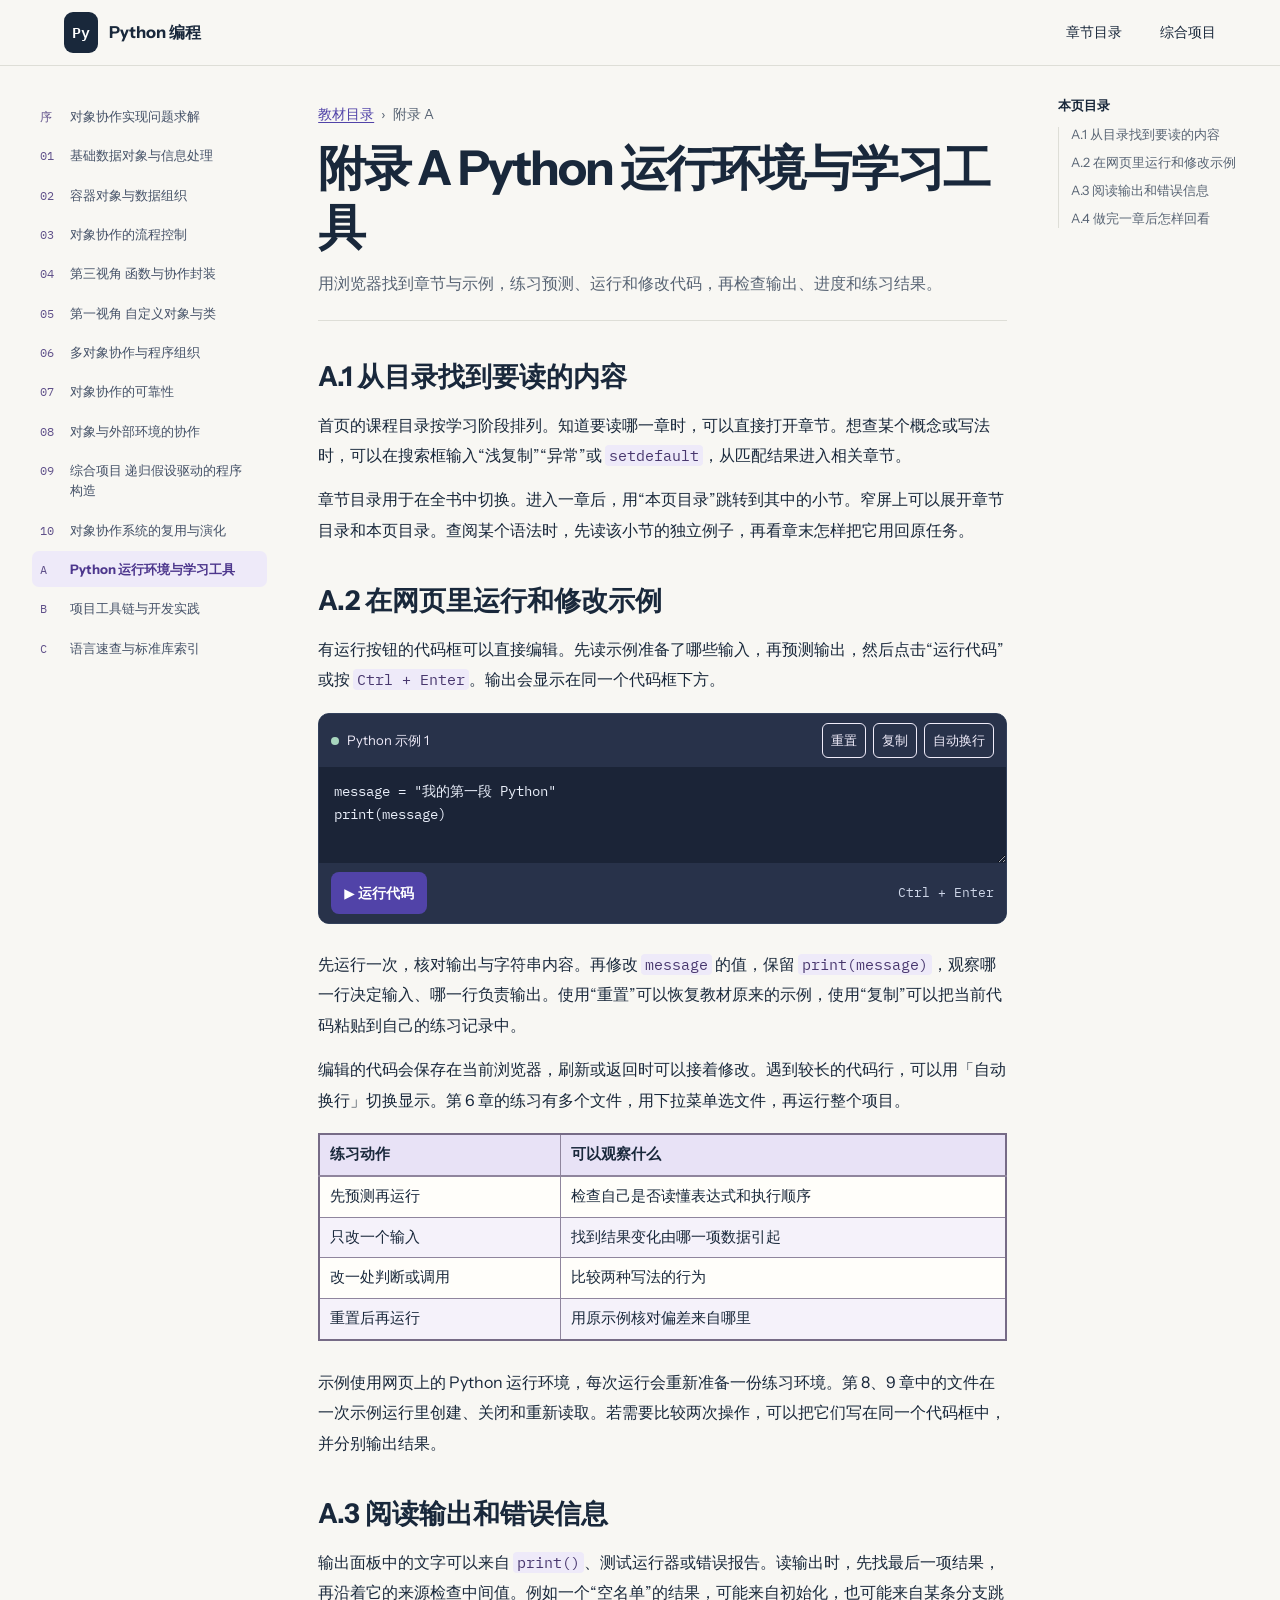
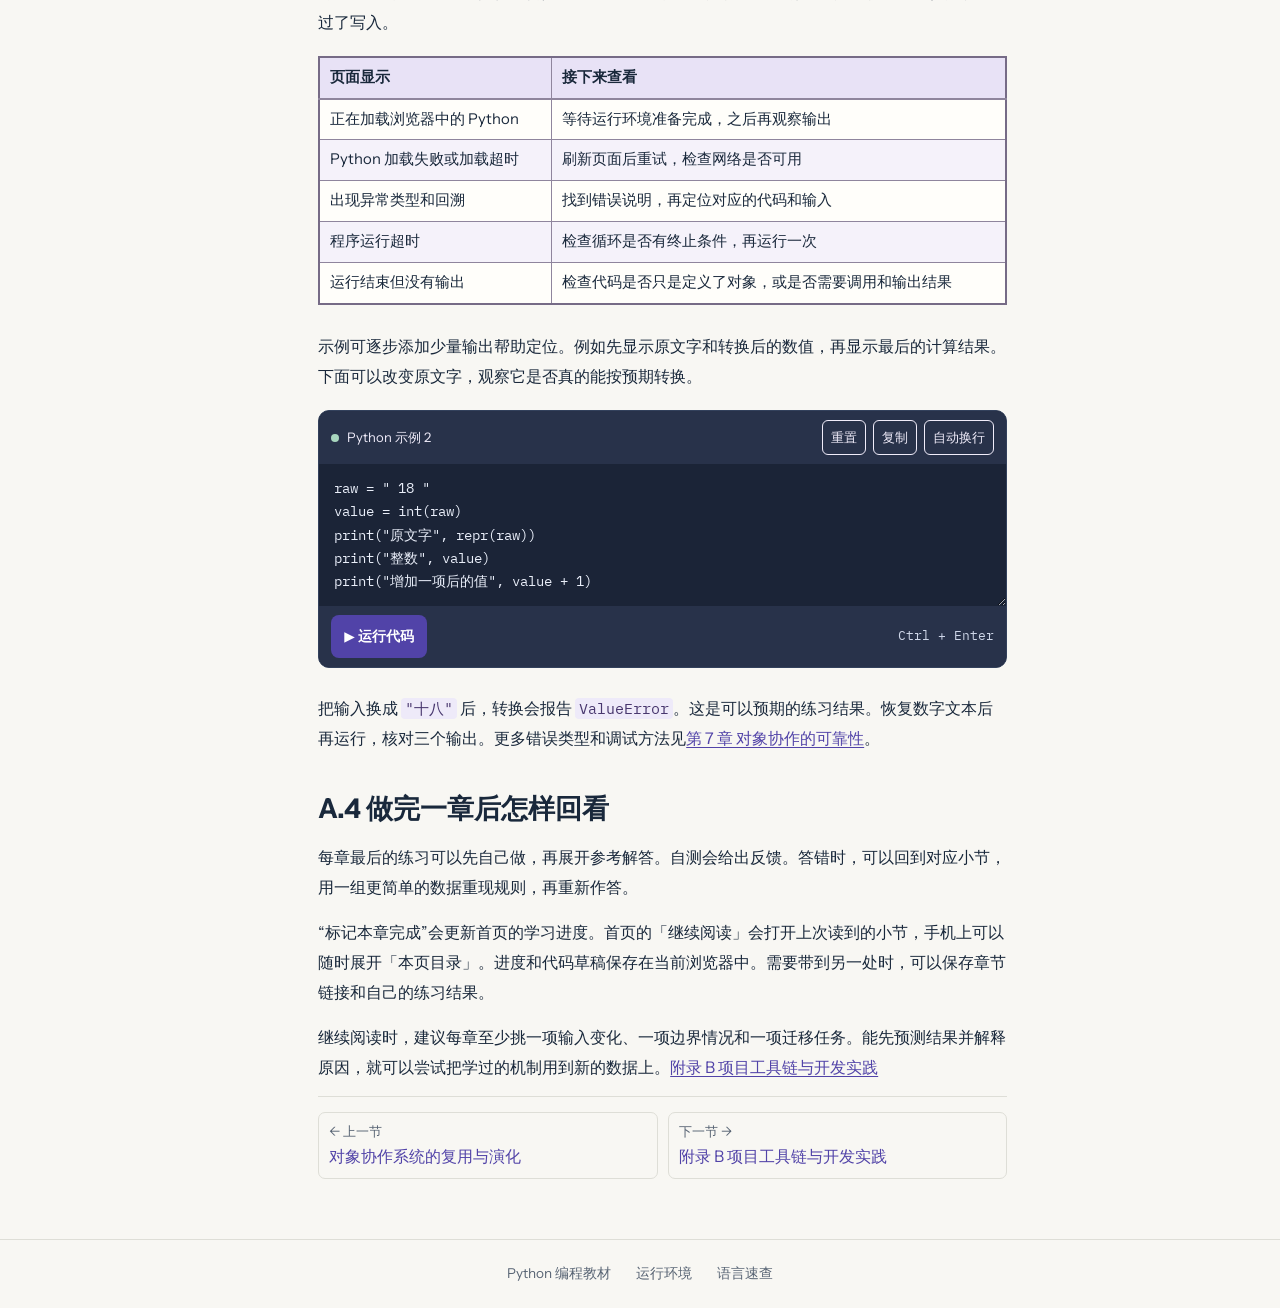
<file: docs/chapter-A.html>
<!doctype html>
<html lang="zh-CN">
<head>
<meta charset="utf-8">
<meta name="viewport" content="width=device-width, initial-scale=1">
<meta name="color-scheme" content="light">
<meta name="description" content="以对象协作和假设三部曲为主线的 Python 编程教材。">
<title>附录 A Python 运行环境与学习工具 · Python 编程</title>
<link rel="stylesheet" href="assets/style.css?v=271b14c33aec">
<script src="assets/site.js?v=3370553bec6f" defer></script>
</head>
<body class="">
<a class="skip" href="#main">跳到正文</a>
<header class="topbar"><div class="top-inner">
<a class="brand" href="index.html"><span aria-hidden="true">Py</span> Python 编程</a>
<nav aria-label="主导航"><a href="index.html#catalog">章节目录</a><a href="chapter-09.html">综合项目</a></nav>
</div></header>

<div class="lesson-layout">
 <aside class="side"><details class="mobile-nav" open><summary>章节目录</summary>
  <nav aria-label="章节目录"><a href="chapter-00.html"><span class="nav-num">序</span><span>对象协作实现问题求解</span><span class="nav-done" data-done="00"></span></a><a href="chapter-01.html"><span class="nav-num">01</span><span>基础数据对象与信息处理</span><span class="nav-done" data-done="01"></span></a><a href="chapter-02.html"><span class="nav-num">02</span><span>容器对象与数据组织</span><span class="nav-done" data-done="02"></span></a><a href="chapter-03.html"><span class="nav-num">03</span><span>对象协作的流程控制</span><span class="nav-done" data-done="03"></span></a><a href="chapter-04.html"><span class="nav-num">04</span><span>第三视角 函数与协作封装</span><span class="nav-done" data-done="04"></span></a><a href="chapter-05.html"><span class="nav-num">05</span><span>第一视角 自定义对象与类</span><span class="nav-done" data-done="05"></span></a><a href="chapter-06.html"><span class="nav-num">06</span><span>多对象协作与程序组织</span><span class="nav-done" data-done="06"></span></a><a href="chapter-07.html"><span class="nav-num">07</span><span>对象协作的可靠性</span><span class="nav-done" data-done="07"></span></a><a href="chapter-08.html"><span class="nav-num">08</span><span>对象与外部环境的协作</span><span class="nav-done" data-done="08"></span></a><a href="chapter-09.html"><span class="nav-num">09</span><span>综合项目 递归假设驱动的程序构造</span><span class="nav-done" data-done="09"></span></a><a href="chapter-10.html"><span class="nav-num">10</span><span>对象协作系统的复用与演化</span><span class="nav-done" data-done="10"></span></a><a href="chapter-A.html" aria-current="page"><span class="nav-num">A</span><span>Python 运行环境与学习工具</span><span class="nav-done" data-done="A"></span></a><a href="chapter-B.html"><span class="nav-num">B</span><span>项目工具链与开发实践</span><span class="nav-done" data-done="B"></span></a><a href="chapter-C.html"><span class="nav-num">C</span><span>语言速查与标准库索引</span><span class="nav-done" data-done="C"></span></a></nav>
 </details></aside>
 <main id="main" class="lesson">
  <header class="lesson-head"><div class="crumb"><a href="index.html#catalog">教材目录</a> <span>›</span> 附录 A</div>
  <h1>附录 A Python 运行环境与学习工具</h1><p>用浏览器找到章节与示例，练习预测、运行和修改代码，再检查输出、进度和练习结果。</p></header>
  <details class="lesson-contents"><summary>本页目录</summary>
   <nav aria-label="本页目录"><ol><li><a href="#section-1">A.1 从目录找到要读的内容</a></li><li><a href="#section-2">A.2 在网页里运行和修改示例</a></li><li><a href="#section-3">A.3 阅读输出和错误信息</a></li><li><a href="#section-4">A.4 做完一章后怎样回看</a></li></ol></nav>
  </details>
  <article><h2 id="section-1">A.1 从目录找到要读的内容</h2>
<p>首页的课程目录按学习阶段排列。知道要读哪一章时，可以直接打开章节。想查某个概念或写法时，可以在搜索框输入“浅复制”“异常”或 <code>setdefault</code>，从匹配结果进入相关章节。</p>
<p>章节目录用于在全书中切换。进入一章后，用“本页目录”跳转到其中的小节。窄屏上可以展开章节目录和本页目录。查阅某个语法时，先读该小节的独立例子，再看章末怎样把它用回原任务。</p>
<h2 id="section-2">A.2 在网页里运行和修改示例</h2>
<p>有运行按钮的代码框可以直接编辑。先读示例准备了哪些输入，再预测输出，然后点击“运行代码”或按 <code>Ctrl + Enter</code>。输出会显示在同一个代码框下方。</p>

<section class="playground" aria-label="Python 示例 1" data-draft="example-1-74a5c0c7fec6">
  <div class="editor-bar">
    <span><i></i> Python 示例 1</span>
    <div><button class="quiet" type="button" data-reset hidden>重置</button>
    <button class="quiet" type="button" data-copy hidden>复制</button>
    <button class="quiet" type="button" data-wrap aria-pressed="false" hidden>自动换行</button></div>
  </div>
  <textarea aria-label="Python 示例 1 代码" rows="3" wrap="off"
    data-code-file="" spellcheck="false" autocapitalize="off" autocomplete="off">message = &quot;我的第一段 Python&quot;
print(message)</textarea>
  <div class="runner-bar" hidden>
    <button class="primary small" type="button" data-run>▶ 运行代码</button>
    <button class="quiet" type="button" data-stop hidden>停止</button>
    <span class="draft-status" data-draft-status role="status"></span>
    <span class="run-shortcut">Ctrl + Enter</span>
  </div>
  <pre class="output" aria-live="polite" aria-label="运行输出" hidden></pre>
</section>

<p>先运行一次，核对输出与字符串内容。再修改 <code>message</code> 的值，保留 <code>print(message)</code>，观察哪一行决定输入、哪一行负责输出。使用“重置”可以恢复教材原来的示例，使用“复制”可以把当前代码粘贴到自己的练习记录中。</p>
<p>编辑的代码会保存在当前浏览器，刷新或返回时可以接着修改。遇到较长的代码行，可以用「自动换行」切换显示。第 6 章的练习有多个文件，用下拉菜单选文件，再运行整个项目。</p>
<div class="lesson-table"><table><thead><tr><th scope="col">练习动作</th><th scope="col">可以观察什么</th></tr></thead><tbody><tr><td>先预测再运行</td><td>检查自己是否读懂表达式和执行顺序</td></tr><tr><td>只改一个输入</td><td>找到结果变化由哪一项数据引起</td></tr><tr><td>改一处判断或调用</td><td>比较两种写法的行为</td></tr><tr><td>重置后再运行</td><td>用原示例核对偏差来自哪里</td></tr></tbody></table></div>
<p>示例使用网页上的 Python 运行环境，每次运行会重新准备一份练习环境。第 8、9 章中的文件在一次示例运行里创建、关闭和重新读取。若需要比较两次操作，可以把它们写在同一个代码框中，并分别输出结果。</p>
<h2 id="section-3">A.3 阅读输出和错误信息</h2>
<p>输出面板中的文字可以来自 <code>print()</code>、测试运行器或错误报告。读输出时，先找最后一项结果，再沿着它的来源检查中间值。例如一个“空名单”的结果，可能来自初始化，也可能来自某条分支跳过了写入。</p>
<div class="lesson-table"><table><thead><tr><th scope="col">页面显示</th><th scope="col">接下来查看</th></tr></thead><tbody><tr><td>正在加载浏览器中的 Python</td><td>等待运行环境准备完成，之后再观察输出</td></tr><tr><td>Python 加载失败或加载超时</td><td>刷新页面后重试，检查网络是否可用</td></tr><tr><td>出现异常类型和回溯</td><td>找到错误说明，再定位对应的代码和输入</td></tr><tr><td>程序运行超时</td><td>检查循环是否有终止条件，再运行一次</td></tr><tr><td>运行结束但没有输出</td><td>检查代码是否只是定义了对象，或是否需要调用和输出结果</td></tr></tbody></table></div>
<p>示例可逐步添加少量输出帮助定位。例如先显示原文字和转换后的数值，再显示最后的计算结果。下面可以改变原文字，观察它是否真的能按预期转换。</p>

<section class="playground" aria-label="Python 示例 2" data-draft="example-2-af2bddf490cc">
  <div class="editor-bar">
    <span><i></i> Python 示例 2</span>
    <div><button class="quiet" type="button" data-reset hidden>重置</button>
    <button class="quiet" type="button" data-copy hidden>复制</button>
    <button class="quiet" type="button" data-wrap aria-pressed="false" hidden>自动换行</button></div>
  </div>
  <textarea aria-label="Python 示例 2 代码" rows="5" wrap="off"
    data-code-file="" spellcheck="false" autocapitalize="off" autocomplete="off">raw = &quot; 18 &quot;
value = int(raw)
print(&quot;原文字&quot;, repr(raw))
print(&quot;整数&quot;, value)
print(&quot;增加一项后的值&quot;, value + 1)</textarea>
  <div class="runner-bar" hidden>
    <button class="primary small" type="button" data-run>▶ 运行代码</button>
    <button class="quiet" type="button" data-stop hidden>停止</button>
    <span class="draft-status" data-draft-status role="status"></span>
    <span class="run-shortcut">Ctrl + Enter</span>
  </div>
  <pre class="output" aria-live="polite" aria-label="运行输出" hidden></pre>
</section>

<p>把输入换成 <code>&quot;十八&quot;</code> 后，转换会报告 <code>ValueError</code>。这是可以预期的练习结果。恢复数字文本后再运行，核对三个输出。更多错误类型和调试方法见<a href="chapter-07.html">第 7 章 对象协作的可靠性</a>。</p>
<h2 id="section-4">A.4 做完一章后怎样回看</h2>
<p>每章最后的练习可以先自己做，再展开参考解答。自测会给出反馈。答错时，可以回到对应小节，用一组更简单的数据重现规则，再重新作答。</p>
<p>“标记本章完成”会更新首页的学习进度。首页的「继续阅读」会打开上次读到的小节，手机上可以随时展开「本页目录」。进度和代码草稿保存在当前浏览器中。需要带到另一处时，可以保存章节链接和自己的练习结果。</p>
<p>继续阅读时，建议每章至少挑一项输入变化、一项边界情况和一项迁移任务。能先预测结果并解释原因，就可以尝试把学过的机制用到新的数据上。<a href="chapter-B.html">附录 B 项目工具链与开发实践</a></p></article>
  
  <nav class="adjacent" aria-label="前后章节"><a href="chapter-10.html"><small>← 上一节</small>对象协作系统的复用与演化</a><a href="chapter-B.html"><small>下一节 →</small>附录 B 项目工具链与开发实践</a></nav>
 </main>
 <aside class="outline"><p>本页目录</p><nav aria-label="本页目录"><ol><li><a href="#section-1">A.1 从目录找到要读的内容</a></li><li><a href="#section-2">A.2 在网页里运行和修改示例</a></li><li><a href="#section-3">A.3 阅读输出和错误信息</a></li><li><a href="#section-4">A.4 做完一章后怎样回看</a></li></ol></nav></aside>
</div>
<footer class="site-footer"><a href="index.html">Python 编程教材</a><a href="chapter-A.html">运行环境</a><a href="chapter-C.html">语言速查</a></footer>
</body></html>
</file>
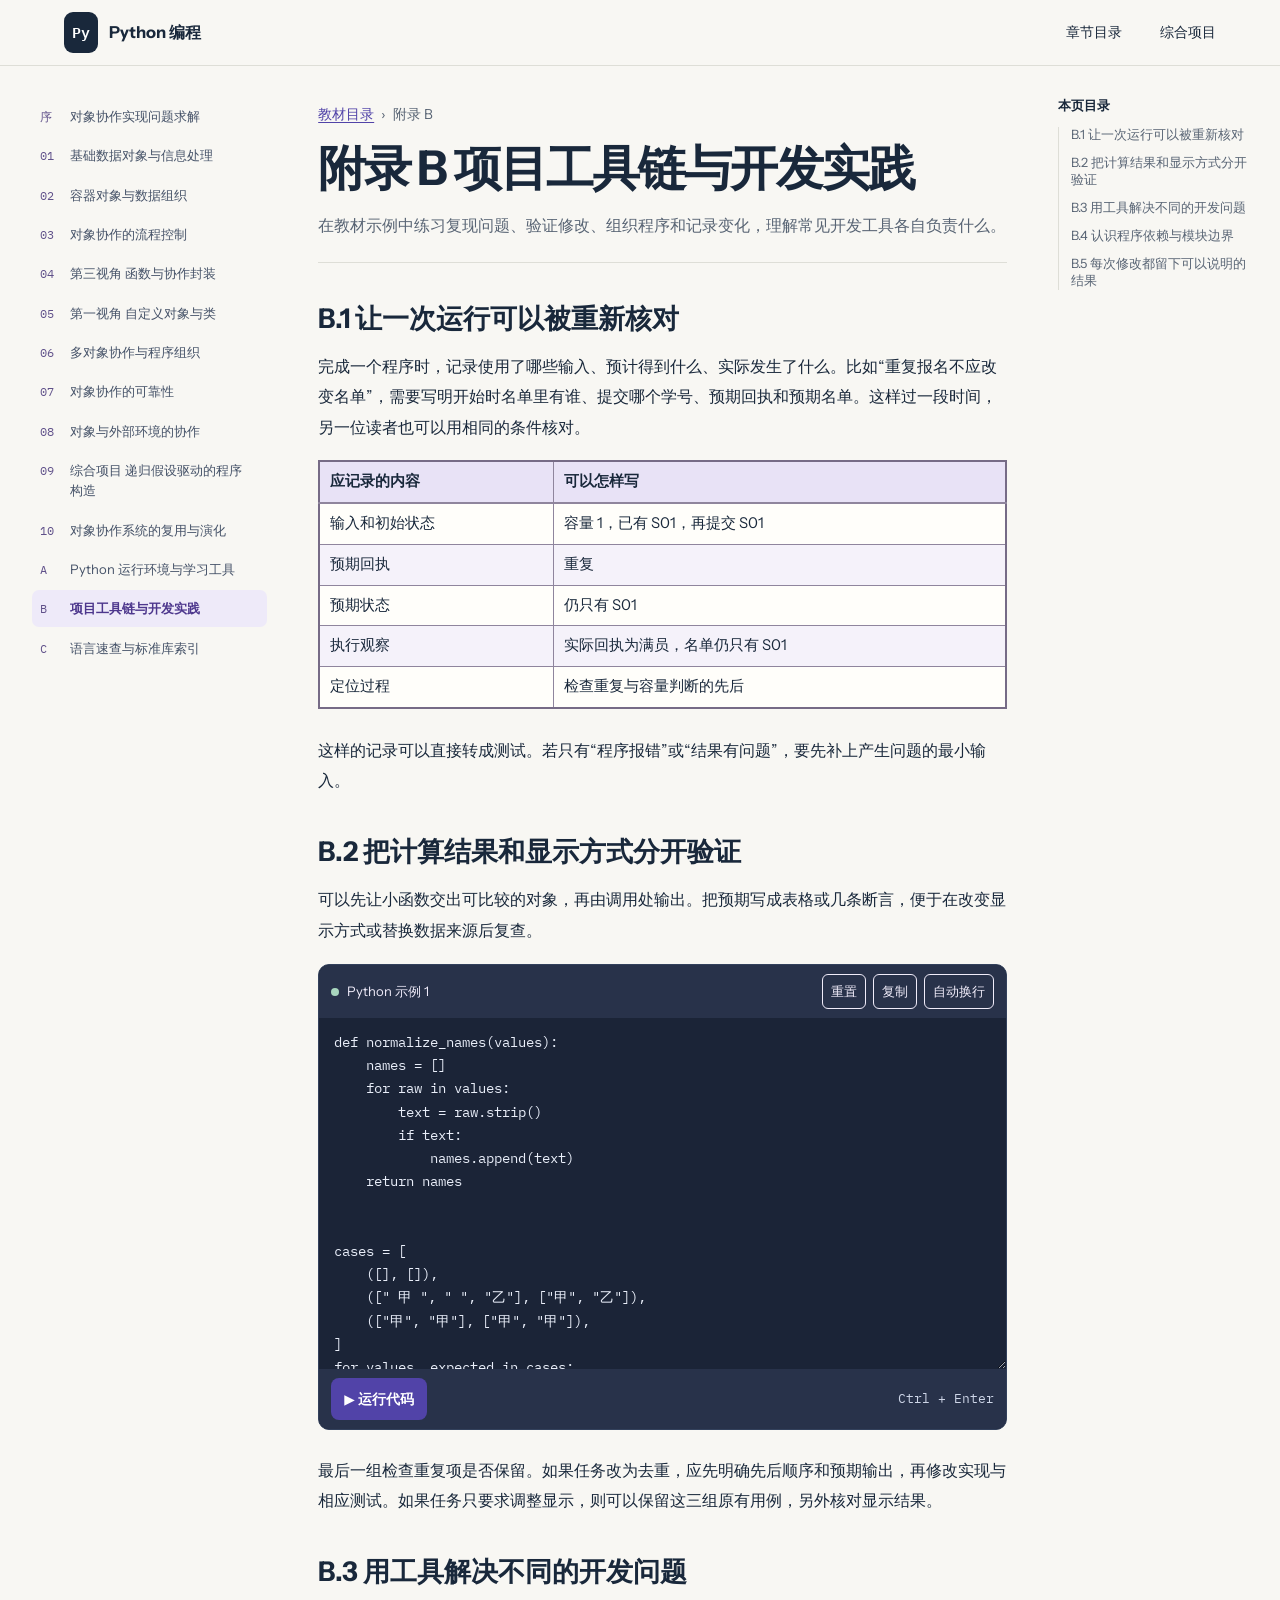
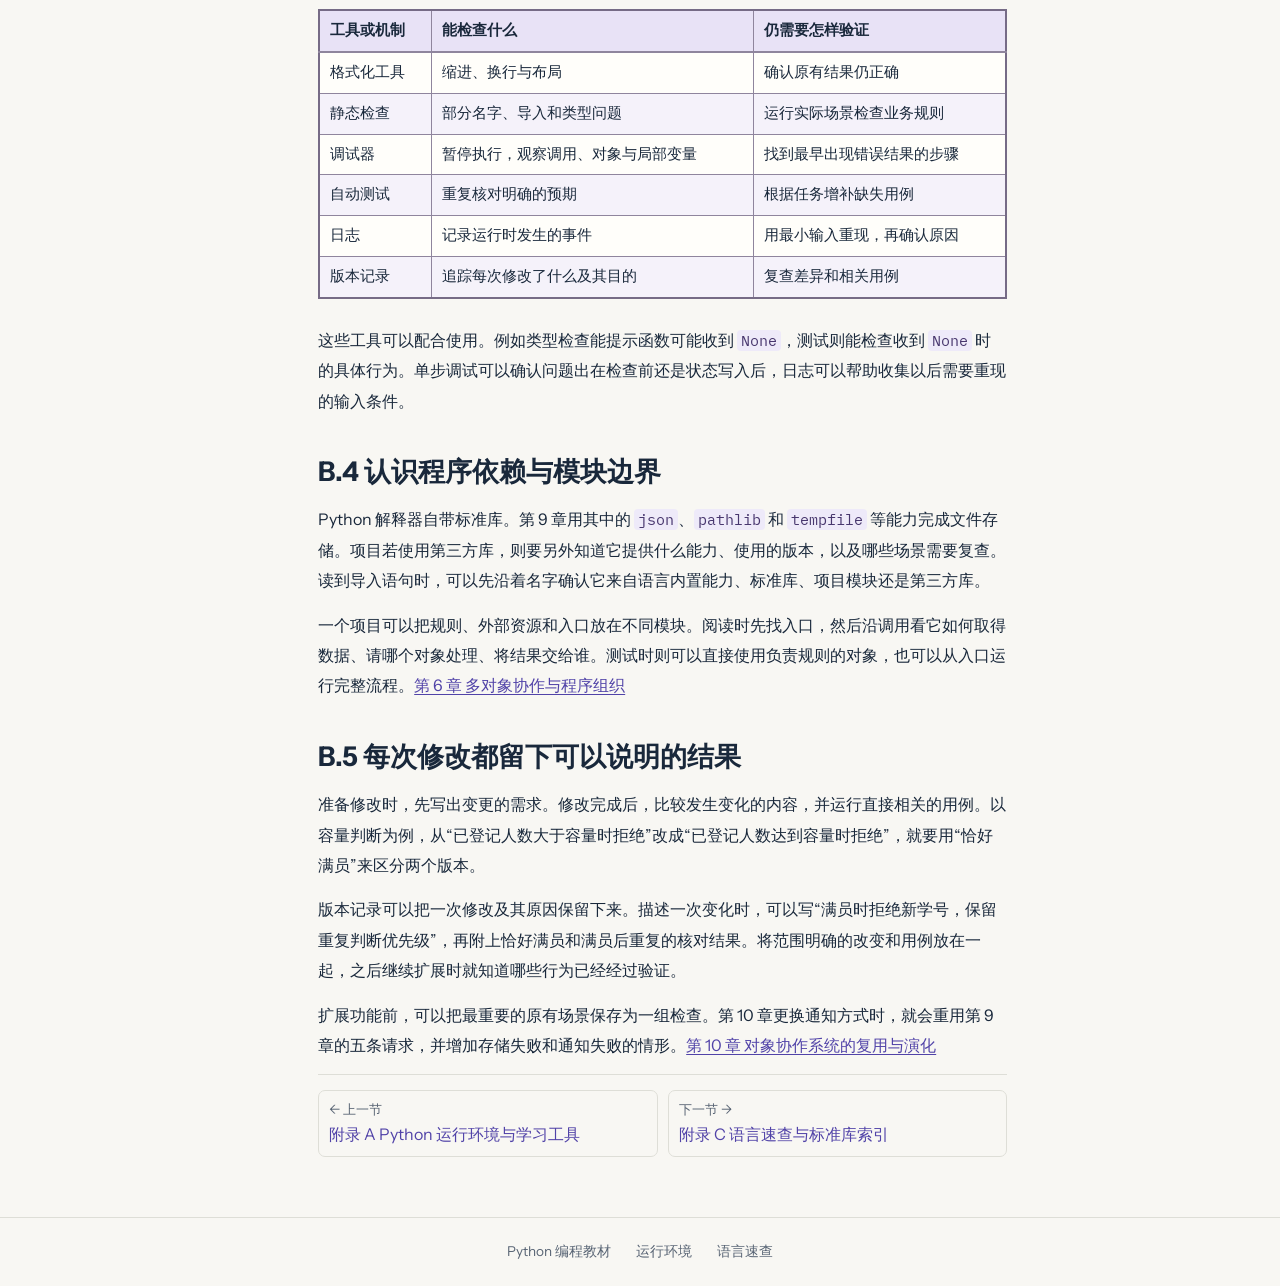
<file: docs/chapter-B.html>
<!doctype html>
<html lang="zh-CN">
<head>
<meta charset="utf-8">
<meta name="viewport" content="width=device-width, initial-scale=1">
<meta name="color-scheme" content="light">
<meta name="description" content="以对象协作和假设三部曲为主线的 Python 编程教材。">
<title>附录 B 项目工具链与开发实践 · Python 编程</title>
<link rel="stylesheet" href="assets/style.css?v=271b14c33aec">
<script src="assets/site.js?v=3370553bec6f" defer></script>
</head>
<body class="">
<a class="skip" href="#main">跳到正文</a>
<header class="topbar"><div class="top-inner">
<a class="brand" href="index.html"><span aria-hidden="true">Py</span> Python 编程</a>
<nav aria-label="主导航"><a href="index.html#catalog">章节目录</a><a href="chapter-09.html">综合项目</a></nav>
</div></header>

<div class="lesson-layout">
 <aside class="side"><details class="mobile-nav" open><summary>章节目录</summary>
  <nav aria-label="章节目录"><a href="chapter-00.html"><span class="nav-num">序</span><span>对象协作实现问题求解</span><span class="nav-done" data-done="00"></span></a><a href="chapter-01.html"><span class="nav-num">01</span><span>基础数据对象与信息处理</span><span class="nav-done" data-done="01"></span></a><a href="chapter-02.html"><span class="nav-num">02</span><span>容器对象与数据组织</span><span class="nav-done" data-done="02"></span></a><a href="chapter-03.html"><span class="nav-num">03</span><span>对象协作的流程控制</span><span class="nav-done" data-done="03"></span></a><a href="chapter-04.html"><span class="nav-num">04</span><span>第三视角 函数与协作封装</span><span class="nav-done" data-done="04"></span></a><a href="chapter-05.html"><span class="nav-num">05</span><span>第一视角 自定义对象与类</span><span class="nav-done" data-done="05"></span></a><a href="chapter-06.html"><span class="nav-num">06</span><span>多对象协作与程序组织</span><span class="nav-done" data-done="06"></span></a><a href="chapter-07.html"><span class="nav-num">07</span><span>对象协作的可靠性</span><span class="nav-done" data-done="07"></span></a><a href="chapter-08.html"><span class="nav-num">08</span><span>对象与外部环境的协作</span><span class="nav-done" data-done="08"></span></a><a href="chapter-09.html"><span class="nav-num">09</span><span>综合项目 递归假设驱动的程序构造</span><span class="nav-done" data-done="09"></span></a><a href="chapter-10.html"><span class="nav-num">10</span><span>对象协作系统的复用与演化</span><span class="nav-done" data-done="10"></span></a><a href="chapter-A.html"><span class="nav-num">A</span><span>Python 运行环境与学习工具</span><span class="nav-done" data-done="A"></span></a><a href="chapter-B.html" aria-current="page"><span class="nav-num">B</span><span>项目工具链与开发实践</span><span class="nav-done" data-done="B"></span></a><a href="chapter-C.html"><span class="nav-num">C</span><span>语言速查与标准库索引</span><span class="nav-done" data-done="C"></span></a></nav>
 </details></aside>
 <main id="main" class="lesson">
  <header class="lesson-head"><div class="crumb"><a href="index.html#catalog">教材目录</a> <span>›</span> 附录 B</div>
  <h1>附录 B 项目工具链与开发实践</h1><p>在教材示例中练习复现问题、验证修改、组织程序和记录变化，理解常见开发工具各自负责什么。</p></header>
  <details class="lesson-contents"><summary>本页目录</summary>
   <nav aria-label="本页目录"><ol><li><a href="#section-1">B.1 让一次运行可以被重新核对</a></li><li><a href="#section-2">B.2 把计算结果和显示方式分开验证</a></li><li><a href="#section-3">B.3 用工具解决不同的开发问题</a></li><li><a href="#section-4">B.4 认识程序依赖与模块边界</a></li><li><a href="#section-5">B.5 每次修改都留下可以说明的结果</a></li></ol></nav>
  </details>
  <article><h2 id="section-1">B.1 让一次运行可以被重新核对</h2>
<p>完成一个程序时，记录使用了哪些输入、预计得到什么、实际发生了什么。比如“重复报名不应改变名单”，需要写明开始时名单里有谁、提交哪个学号、预期回执和预期名单。这样过一段时间，另一位读者也可以用相同的条件核对。</p>
<div class="lesson-table"><table><thead><tr><th scope="col">应记录的内容</th><th scope="col">可以怎样写</th></tr></thead><tbody><tr><td>输入和初始状态</td><td>容量 1，已有 S01，再提交 S01</td></tr><tr><td>预期回执</td><td>重复</td></tr><tr><td>预期状态</td><td>仍只有 S01</td></tr><tr><td>执行观察</td><td>实际回执为满员，名单仍只有 S01</td></tr><tr><td>定位过程</td><td>检查重复与容量判断的先后</td></tr></tbody></table></div>
<p>这样的记录可以直接转成测试。若只有“程序报错”或“结果有问题”，要先补上产生问题的最小输入。</p>
<h2 id="section-2">B.2 把计算结果和显示方式分开验证</h2>
<p>可以先让小函数交出可比较的对象，再由调用处输出。把预期写成表格或几条断言，便于在改变显示方式或替换数据来源后复查。</p>

<section class="playground" aria-label="Python 示例 1" data-draft="example-1-c50791f86f7b">
  <div class="editor-bar">
    <span><i></i> Python 示例 1</span>
    <div><button class="quiet" type="button" data-reset hidden>重置</button>
    <button class="quiet" type="button" data-copy hidden>复制</button>
    <button class="quiet" type="button" data-wrap aria-pressed="false" hidden>自动换行</button></div>
  </div>
  <textarea aria-label="Python 示例 1 代码" rows="14" wrap="off"
    data-code-file="" spellcheck="false" autocapitalize="off" autocomplete="off">def normalize_names(values):
    names = []
    for raw in values:
        text = raw.strip()
        if text:
            names.append(text)
    return names


cases = [
    ([], []),
    ([&quot; 甲 &quot;, &quot; &quot;, &quot;乙&quot;], [&quot;甲&quot;, &quot;乙&quot;]),
    ([&quot;甲&quot;, &quot;甲&quot;], [&quot;甲&quot;, &quot;甲&quot;]),
]
for values, expected in cases:
    result = normalize_names(values)
    print(&quot;输入与结果&quot;, values, result)
    assert result == expected

print(&quot;三个用例通过&quot;)</textarea>
  <div class="runner-bar" hidden>
    <button class="primary small" type="button" data-run>▶ 运行代码</button>
    <button class="quiet" type="button" data-stop hidden>停止</button>
    <span class="draft-status" data-draft-status role="status"></span>
    <span class="run-shortcut">Ctrl + Enter</span>
  </div>
  <pre class="output" aria-live="polite" aria-label="运行输出" hidden></pre>
</section>

<p>最后一组检查重复项是否保留。如果任务改为去重，应先明确先后顺序和预期输出，再修改实现与相应测试。如果任务只要求调整显示，则可以保留这三组原有用例，另外核对显示结果。</p>
<h2 id="section-3">B.3 用工具解决不同的开发问题</h2>
<div class="lesson-table"><table><thead><tr><th scope="col">工具或机制</th><th scope="col">能检查什么</th><th scope="col">仍需要怎样验证</th></tr></thead><tbody><tr><td>格式化工具</td><td>缩进、换行与布局</td><td>确认原有结果仍正确</td></tr><tr><td>静态检查</td><td>部分名字、导入和类型问题</td><td>运行实际场景检查业务规则</td></tr><tr><td>调试器</td><td>暂停执行，观察调用、对象与局部变量</td><td>找到最早出现错误结果的步骤</td></tr><tr><td>自动测试</td><td>重复核对明确的预期</td><td>根据任务增补缺失用例</td></tr><tr><td>日志</td><td>记录运行时发生的事件</td><td>用最小输入重现，再确认原因</td></tr><tr><td>版本记录</td><td>追踪每次修改了什么及其目的</td><td>复查差异和相关用例</td></tr></tbody></table></div>
<p>这些工具可以配合使用。例如类型检查能提示函数可能收到 <code>None</code>，测试则能检查收到 <code>None</code> 时的具体行为。单步调试可以确认问题出在检查前还是状态写入后，日志可以帮助收集以后需要重现的输入条件。</p>
<h2 id="section-4">B.4 认识程序依赖与模块边界</h2>
<p>Python 解释器自带标准库。第 9 章用其中的 <code>json</code>、<code>pathlib</code> 和 <code>tempfile</code> 等能力完成文件存储。项目若使用第三方库，则要另外知道它提供什么能力、使用的版本，以及哪些场景需要复查。读到导入语句时，可以先沿着名字确认它来自语言内置能力、标准库、项目模块还是第三方库。</p>
<p>一个项目可以把规则、外部资源和入口放在不同模块。阅读时先找入口，然后沿调用看它如何取得数据、请哪个对象处理、将结果交给谁。测试时则可以直接使用负责规则的对象，也可以从入口运行完整流程。<a href="chapter-06.html">第 6 章 多对象协作与程序组织</a></p>
<h2 id="section-5">B.5 每次修改都留下可以说明的结果</h2>
<p>准备修改时，先写出变更的需求。修改完成后，比较发生变化的内容，并运行直接相关的用例。以容量判断为例，从“已登记人数大于容量时拒绝”改成“已登记人数达到容量时拒绝”，就要用“恰好满员”来区分两个版本。</p>
<p>版本记录可以把一次修改及其原因保留下来。描述一次变化时，可以写“满员时拒绝新学号，保留重复判断优先级”，再附上恰好满员和满员后重复的核对结果。将范围明确的改变和用例放在一起，之后继续扩展时就知道哪些行为已经经过验证。</p>
<p>扩展功能前，可以把最重要的原有场景保存为一组检查。第 10 章更换通知方式时，就会重用第 9 章的五条请求，并增加存储失败和通知失败的情形。<a href="chapter-10.html">第 10 章 对象协作系统的复用与演化</a></p></article>
  
  <nav class="adjacent" aria-label="前后章节"><a href="chapter-A.html"><small>← 上一节</small>附录 A Python 运行环境与学习工具</a><a href="chapter-C.html"><small>下一节 →</small>附录 C 语言速查与标准库索引</a></nav>
 </main>
 <aside class="outline"><p>本页目录</p><nav aria-label="本页目录"><ol><li><a href="#section-1">B.1 让一次运行可以被重新核对</a></li><li><a href="#section-2">B.2 把计算结果和显示方式分开验证</a></li><li><a href="#section-3">B.3 用工具解决不同的开发问题</a></li><li><a href="#section-4">B.4 认识程序依赖与模块边界</a></li><li><a href="#section-5">B.5 每次修改都留下可以说明的结果</a></li></ol></nav></aside>
</div>
<footer class="site-footer"><a href="index.html">Python 编程教材</a><a href="chapter-A.html">运行环境</a><a href="chapter-C.html">语言速查</a></footer>
</body></html>
</file>
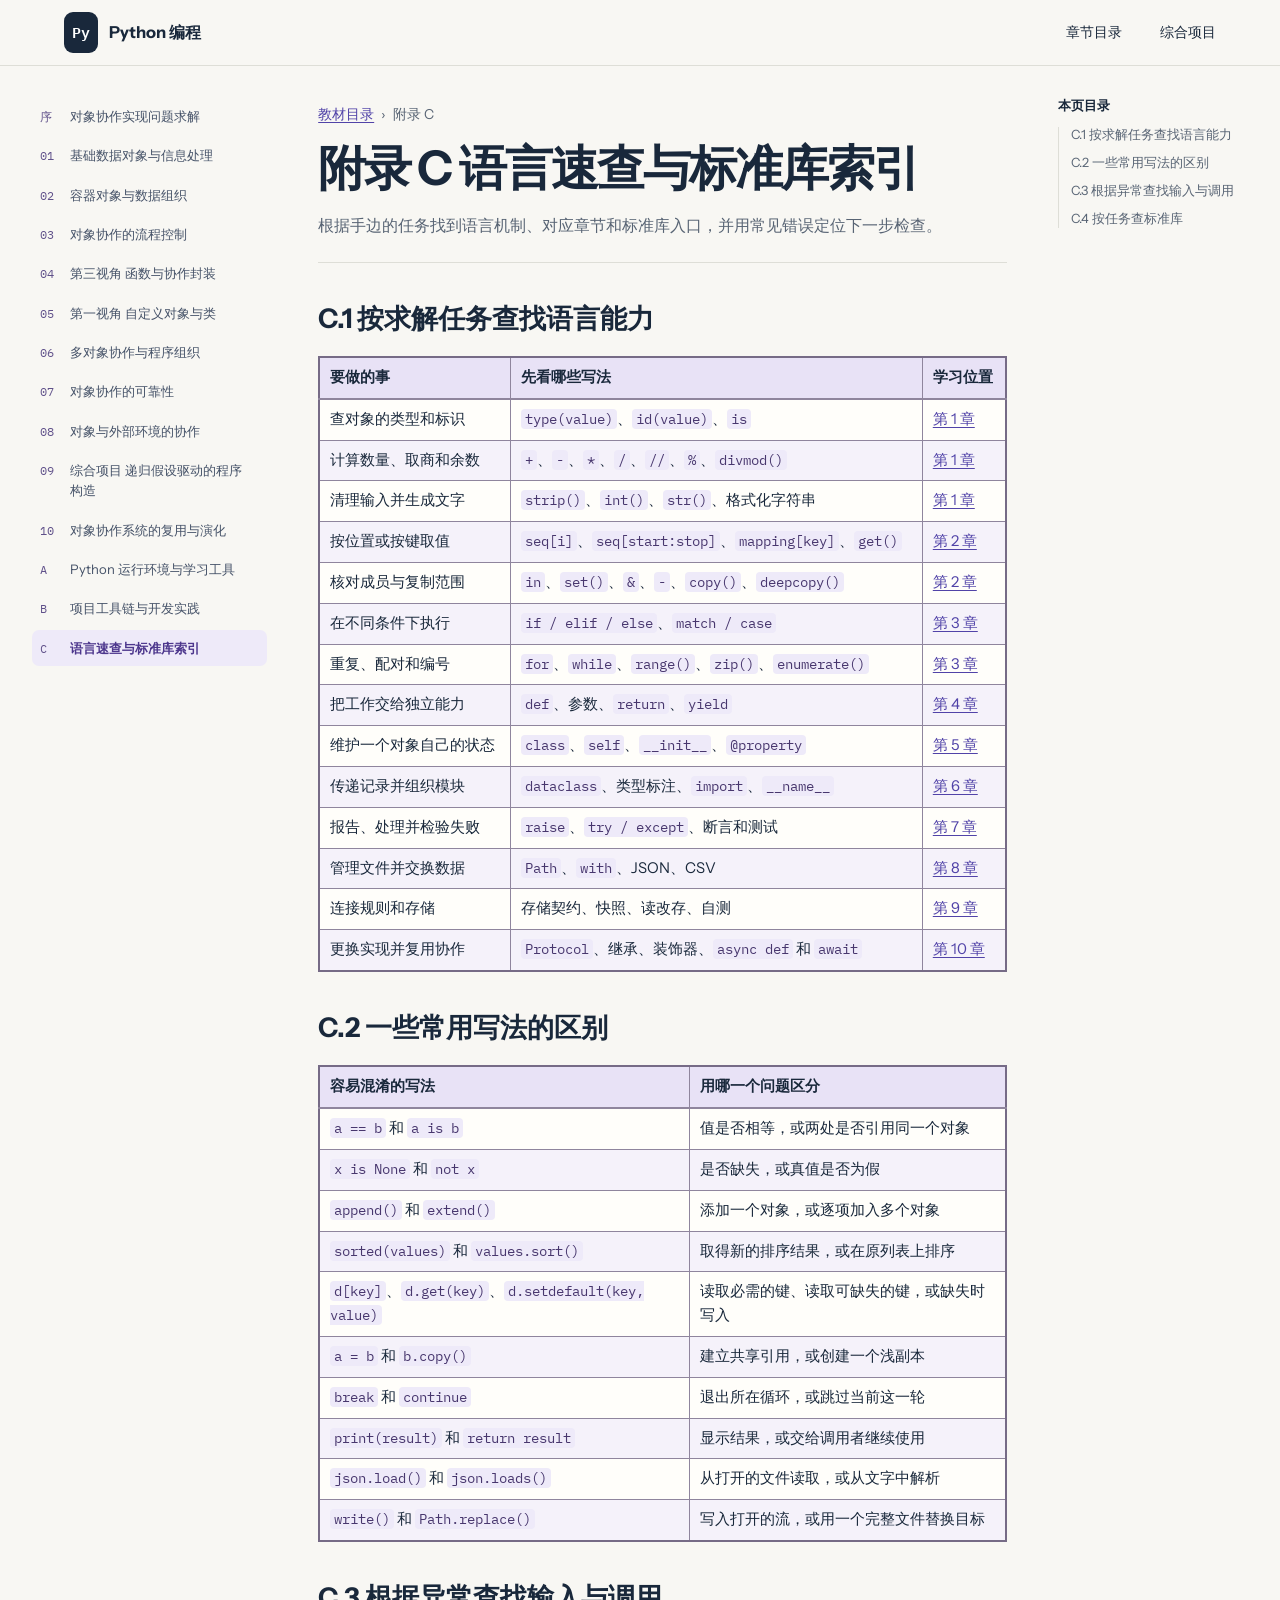
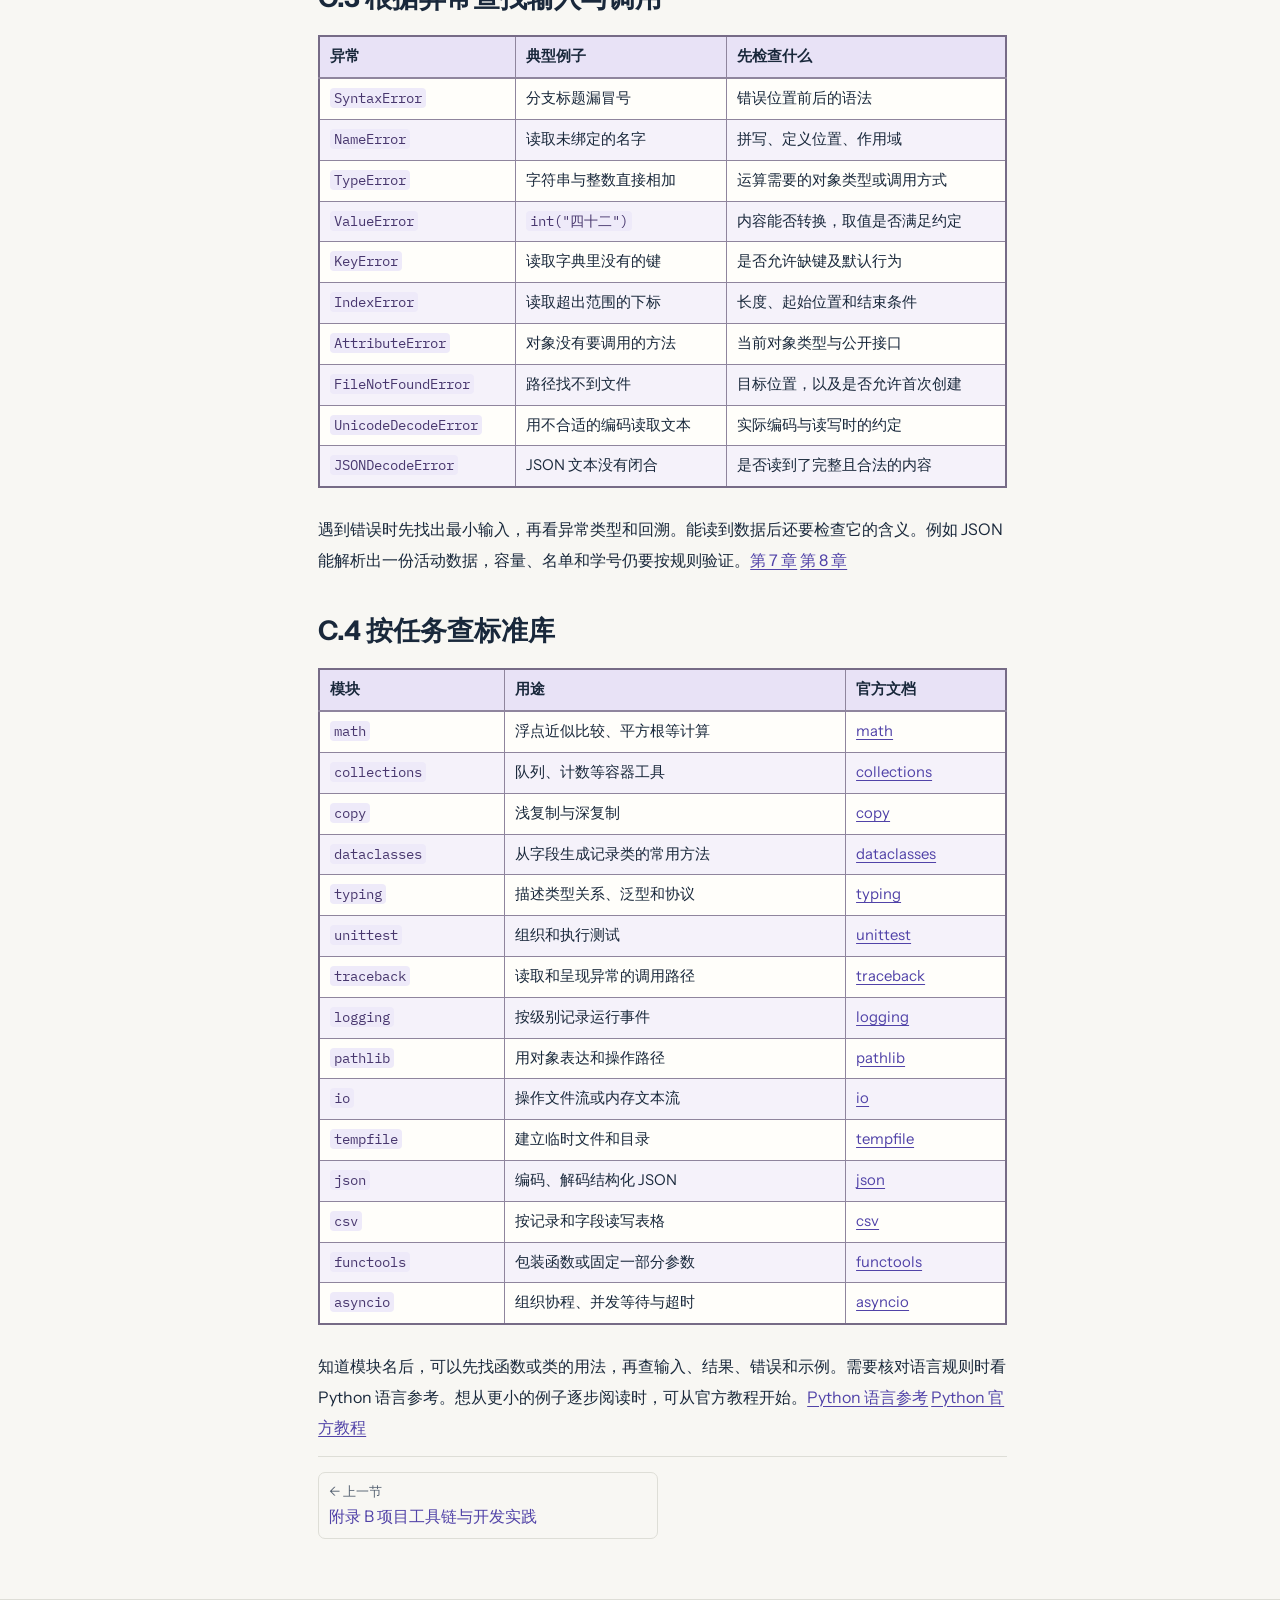
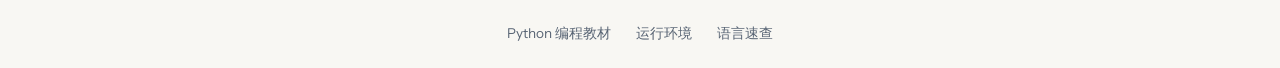
<file: docs/chapter-C.html>
<!doctype html>
<html lang="zh-CN">
<head>
<meta charset="utf-8">
<meta name="viewport" content="width=device-width, initial-scale=1">
<meta name="color-scheme" content="light">
<meta name="description" content="以对象协作和假设三部曲为主线的 Python 编程教材。">
<title>附录 C 语言速查与标准库索引 · Python 编程</title>
<link rel="stylesheet" href="assets/style.css?v=271b14c33aec">
<script src="assets/site.js?v=3370553bec6f" defer></script>
</head>
<body class="">
<a class="skip" href="#main">跳到正文</a>
<header class="topbar"><div class="top-inner">
<a class="brand" href="index.html"><span aria-hidden="true">Py</span> Python 编程</a>
<nav aria-label="主导航"><a href="index.html#catalog">章节目录</a><a href="chapter-09.html">综合项目</a></nav>
</div></header>

<div class="lesson-layout">
 <aside class="side"><details class="mobile-nav" open><summary>章节目录</summary>
  <nav aria-label="章节目录"><a href="chapter-00.html"><span class="nav-num">序</span><span>对象协作实现问题求解</span><span class="nav-done" data-done="00"></span></a><a href="chapter-01.html"><span class="nav-num">01</span><span>基础数据对象与信息处理</span><span class="nav-done" data-done="01"></span></a><a href="chapter-02.html"><span class="nav-num">02</span><span>容器对象与数据组织</span><span class="nav-done" data-done="02"></span></a><a href="chapter-03.html"><span class="nav-num">03</span><span>对象协作的流程控制</span><span class="nav-done" data-done="03"></span></a><a href="chapter-04.html"><span class="nav-num">04</span><span>第三视角 函数与协作封装</span><span class="nav-done" data-done="04"></span></a><a href="chapter-05.html"><span class="nav-num">05</span><span>第一视角 自定义对象与类</span><span class="nav-done" data-done="05"></span></a><a href="chapter-06.html"><span class="nav-num">06</span><span>多对象协作与程序组织</span><span class="nav-done" data-done="06"></span></a><a href="chapter-07.html"><span class="nav-num">07</span><span>对象协作的可靠性</span><span class="nav-done" data-done="07"></span></a><a href="chapter-08.html"><span class="nav-num">08</span><span>对象与外部环境的协作</span><span class="nav-done" data-done="08"></span></a><a href="chapter-09.html"><span class="nav-num">09</span><span>综合项目 递归假设驱动的程序构造</span><span class="nav-done" data-done="09"></span></a><a href="chapter-10.html"><span class="nav-num">10</span><span>对象协作系统的复用与演化</span><span class="nav-done" data-done="10"></span></a><a href="chapter-A.html"><span class="nav-num">A</span><span>Python 运行环境与学习工具</span><span class="nav-done" data-done="A"></span></a><a href="chapter-B.html"><span class="nav-num">B</span><span>项目工具链与开发实践</span><span class="nav-done" data-done="B"></span></a><a href="chapter-C.html" aria-current="page"><span class="nav-num">C</span><span>语言速查与标准库索引</span><span class="nav-done" data-done="C"></span></a></nav>
 </details></aside>
 <main id="main" class="lesson">
  <header class="lesson-head"><div class="crumb"><a href="index.html#catalog">教材目录</a> <span>›</span> 附录 C</div>
  <h1>附录 C 语言速查与标准库索引</h1><p>根据手边的任务找到语言机制、对应章节和标准库入口，并用常见错误定位下一步检查。</p></header>
  <details class="lesson-contents"><summary>本页目录</summary>
   <nav aria-label="本页目录"><ol><li><a href="#section-1">C.1 按求解任务查找语言能力</a></li><li><a href="#section-2">C.2 一些常用写法的区别</a></li><li><a href="#section-3">C.3 根据异常查找输入与调用</a></li><li><a href="#section-4">C.4 按任务查标准库</a></li></ol></nav>
  </details>
  <article><h2 id="section-1">C.1 按求解任务查找语言能力</h2>
<div class="lesson-table"><table><thead><tr><th scope="col">要做的事</th><th scope="col">先看哪些写法</th><th scope="col">学习位置</th></tr></thead><tbody><tr><td>查对象的类型和标识</td><td><code>type(value)</code>、<code>id(value)</code>、<code>is</code></td><td><a href="chapter-01.html">第 1 章</a></td></tr><tr><td>计算数量、取商和余数</td><td><code>+</code>、<code>-</code>、<code>*</code>、<code>/</code>、<code>//</code>、<code>%</code>、<code>divmod()</code></td><td><a href="chapter-01.html">第 1 章</a></td></tr><tr><td>清理输入并生成文字</td><td><code>strip()</code>、<code>int()</code>、<code>str()</code>、格式化字符串</td><td><a href="chapter-01.html">第 1 章</a></td></tr><tr><td>按位置或按键取值</td><td><code>seq[i]</code>、<code>seq[start:stop]</code>、<code>mapping[key]</code>、<code>get()</code></td><td><a href="chapter-02.html">第 2 章</a></td></tr><tr><td>核对成员与复制范围</td><td><code>in</code>、<code>set()</code>、<code>&amp;</code>、<code>-</code>、<code>copy()</code>、<code>deepcopy()</code></td><td><a href="chapter-02.html">第 2 章</a></td></tr><tr><td>在不同条件下执行</td><td><code>if / elif / else</code>、<code>match / case</code></td><td><a href="chapter-03.html">第 3 章</a></td></tr><tr><td>重复、配对和编号</td><td><code>for</code>、<code>while</code>、<code>range()</code>、<code>zip()</code>、<code>enumerate()</code></td><td><a href="chapter-03.html">第 3 章</a></td></tr><tr><td>把工作交给独立能力</td><td><code>def</code>、参数、<code>return</code>、<code>yield</code></td><td><a href="chapter-04.html">第 4 章</a></td></tr><tr><td>维护一个对象自己的状态</td><td><code>class</code>、<code>self</code>、<code>__init__</code>、<code>@property</code></td><td><a href="chapter-05.html">第 5 章</a></td></tr><tr><td>传递记录并组织模块</td><td><code>dataclass</code>、类型标注、<code>import</code>、<code>__name__</code></td><td><a href="chapter-06.html">第 6 章</a></td></tr><tr><td>报告、处理并检验失败</td><td><code>raise</code>、<code>try / except</code>、断言和测试</td><td><a href="chapter-07.html">第 7 章</a></td></tr><tr><td>管理文件并交换数据</td><td><code>Path</code>、<code>with</code>、JSON、CSV</td><td><a href="chapter-08.html">第 8 章</a></td></tr><tr><td>连接规则和存储</td><td>存储契约、快照、读改存、自测</td><td><a href="chapter-09.html">第 9 章</a></td></tr><tr><td>更换实现并复用协作</td><td><code>Protocol</code>、继承、装饰器、<code>async def</code> 和 <code>await</code></td><td><a href="chapter-10.html">第 10 章</a></td></tr></tbody></table></div>
<h2 id="section-2">C.2 一些常用写法的区别</h2>
<div class="lesson-table"><table><thead><tr><th scope="col">容易混淆的写法</th><th scope="col">用哪一个问题区分</th></tr></thead><tbody><tr><td><code>a == b</code> 和 <code>a is b</code></td><td>值是否相等，或两处是否引用同一个对象</td></tr><tr><td><code>x is None</code> 和 <code>not x</code></td><td>是否缺失，或真值是否为假</td></tr><tr><td><code>append()</code> 和 <code>extend()</code></td><td>添加一个对象，或逐项加入多个对象</td></tr><tr><td><code>sorted(values)</code> 和 <code>values.sort()</code></td><td>取得新的排序结果，或在原列表上排序</td></tr><tr><td><code>d[key]</code>、<code>d.get(key)</code>、<code>d.setdefault(key, value)</code></td><td>读取必需的键、读取可缺失的键，或缺失时写入</td></tr><tr><td><code>a = b</code> 和 <code>b.copy()</code></td><td>建立共享引用，或创建一个浅副本</td></tr><tr><td><code>break</code> 和 <code>continue</code></td><td>退出所在循环，或跳过当前这一轮</td></tr><tr><td><code>print(result)</code> 和 <code>return result</code></td><td>显示结果，或交给调用者继续使用</td></tr><tr><td><code>json.load()</code> 和 <code>json.loads()</code></td><td>从打开的文件读取，或从文字中解析</td></tr><tr><td><code>write()</code> 和 <code>Path.replace()</code></td><td>写入打开的流，或用一个完整文件替换目标</td></tr></tbody></table></div>
<h2 id="section-3">C.3 根据异常查找输入与调用</h2>
<div class="lesson-table"><table><thead><tr><th scope="col">异常</th><th scope="col">典型例子</th><th scope="col">先检查什么</th></tr></thead><tbody><tr><td><code>SyntaxError</code></td><td>分支标题漏冒号</td><td>错误位置前后的语法</td></tr><tr><td><code>NameError</code></td><td>读取未绑定的名字</td><td>拼写、定义位置、作用域</td></tr><tr><td><code>TypeError</code></td><td>字符串与整数直接相加</td><td>运算需要的对象类型或调用方式</td></tr><tr><td><code>ValueError</code></td><td><code>int(&quot;四十二&quot;)</code></td><td>内容能否转换，取值是否满足约定</td></tr><tr><td><code>KeyError</code></td><td>读取字典里没有的键</td><td>是否允许缺键及默认行为</td></tr><tr><td><code>IndexError</code></td><td>读取超出范围的下标</td><td>长度、起始位置和结束条件</td></tr><tr><td><code>AttributeError</code></td><td>对象没有要调用的方法</td><td>当前对象类型与公开接口</td></tr><tr><td><code>FileNotFoundError</code></td><td>路径找不到文件</td><td>目标位置，以及是否允许首次创建</td></tr><tr><td><code>UnicodeDecodeError</code></td><td>用不合适的编码读取文本</td><td>实际编码与读写时的约定</td></tr><tr><td><code>JSONDecodeError</code></td><td>JSON 文本没有闭合</td><td>是否读到了完整且合法的内容</td></tr></tbody></table></div>
<p>遇到错误时先找出最小输入，再看异常类型和回溯。能读到数据后还要检查它的含义。例如 JSON 能解析出一份活动数据，容量、名单和学号仍要按规则验证。<a href="chapter-07.html">第 7 章</a> <a href="chapter-08.html">第 8 章</a></p>
<h2 id="section-4">C.4 按任务查标准库</h2>
<div class="lesson-table"><table><thead><tr><th scope="col">模块</th><th scope="col">用途</th><th scope="col">官方文档</th></tr></thead><tbody><tr><td><code>math</code></td><td>浮点近似比较、平方根等计算</td><td><a href="https://docs.python.org/3.12/library/math.html">math</a></td></tr><tr><td><code>collections</code></td><td>队列、计数等容器工具</td><td><a href="https://docs.python.org/3.12/library/collections.html">collections</a></td></tr><tr><td><code>copy</code></td><td>浅复制与深复制</td><td><a href="https://docs.python.org/3.12/library/copy.html">copy</a></td></tr><tr><td><code>dataclasses</code></td><td>从字段生成记录类的常用方法</td><td><a href="https://docs.python.org/3.12/library/dataclasses.html">dataclasses</a></td></tr><tr><td><code>typing</code></td><td>描述类型关系、泛型和协议</td><td><a href="https://docs.python.org/3.12/library/typing.html">typing</a></td></tr><tr><td><code>unittest</code></td><td>组织和执行测试</td><td><a href="https://docs.python.org/3.12/library/unittest.html">unittest</a></td></tr><tr><td><code>traceback</code></td><td>读取和呈现异常的调用路径</td><td><a href="https://docs.python.org/3.12/library/traceback.html">traceback</a></td></tr><tr><td><code>logging</code></td><td>按级别记录运行事件</td><td><a href="https://docs.python.org/3.12/library/logging.html">logging</a></td></tr><tr><td><code>pathlib</code></td><td>用对象表达和操作路径</td><td><a href="https://docs.python.org/3.12/library/pathlib.html">pathlib</a></td></tr><tr><td><code>io</code></td><td>操作文件流或内存文本流</td><td><a href="https://docs.python.org/3.12/library/io.html">io</a></td></tr><tr><td><code>tempfile</code></td><td>建立临时文件和目录</td><td><a href="https://docs.python.org/3.12/library/tempfile.html">tempfile</a></td></tr><tr><td><code>json</code></td><td>编码、解码结构化 JSON</td><td><a href="https://docs.python.org/3.12/library/json.html">json</a></td></tr><tr><td><code>csv</code></td><td>按记录和字段读写表格</td><td><a href="https://docs.python.org/3.12/library/csv.html">csv</a></td></tr><tr><td><code>functools</code></td><td>包装函数或固定一部分参数</td><td><a href="https://docs.python.org/3.12/library/functools.html">functools</a></td></tr><tr><td><code>asyncio</code></td><td>组织协程、并发等待与超时</td><td><a href="https://docs.python.org/3.12/library/asyncio.html">asyncio</a></td></tr></tbody></table></div>
<p>知道模块名后，可以先找函数或类的用法，再查输入、结果、错误和示例。需要核对语言规则时看 Python 语言参考。想从更小的例子逐步阅读时，可从官方教程开始。<a href="https://docs.python.org/3.12/reference/">Python 语言参考</a> <a href="https://docs.python.org/3.12/tutorial/">Python 官方教程</a></p></article>
  
  <nav class="adjacent" aria-label="前后章节"><a href="chapter-B.html"><small>← 上一节</small>附录 B 项目工具链与开发实践</a><span></span></nav>
 </main>
 <aside class="outline"><p>本页目录</p><nav aria-label="本页目录"><ol><li><a href="#section-1">C.1 按求解任务查找语言能力</a></li><li><a href="#section-2">C.2 一些常用写法的区别</a></li><li><a href="#section-3">C.3 根据异常查找输入与调用</a></li><li><a href="#section-4">C.4 按任务查标准库</a></li></ol></nav></aside>
</div>
<footer class="site-footer"><a href="index.html">Python 编程教材</a><a href="chapter-A.html">运行环境</a><a href="chapter-C.html">语言速查</a></footer>
</body></html>
</file>
<file: docs/assets/style.css>
@import url("https://fonts.googleapis.com/css2?family=IBM+Plex+Mono:wght@400;500;600&family=Instrument+Sans:wght@400;500;600;700&display=swap");

:root {
  --paper: #f8f7f3;
  --white: #fffefa;
  --ink: #19283b;
  --muted: #586474;
  --rule: #deded7;
  --purple: #5143a8;
  --purple-soft: #eeeaf9;
  --peach: #f5e7df;
  --dark: #1b2437;
  --mono: "IBM Plex Mono", Consolas, monospace;
  font-family: "Instrument Sans", "Microsoft YaHei", "PingFang SC", system-ui, sans-serif;
  color: var(--ink);
  background: var(--paper);
}
* { box-sizing: border-box; }
[hidden] { display: none !important; }
html { scroll-padding-top: 82px; }
body { margin: 0; }
a { color: var(--purple); text-underline-offset: 3px; }
a:hover { text-decoration-thickness: 2px; }
button, input, textarea { font: inherit; }
button { cursor: pointer; }
button:disabled { cursor: default; opacity: .58; }
:focus-visible { outline: 3px solid #8264d9; outline-offset: 3px; }
.skip { position: fixed; top: 12px; left: 12px; transform: translateY(-180%); background: white; z-index: 20; padding: 10px; }
.skip:focus { transform: none; }
.topbar { position: sticky; top: 0; z-index: 4; background: var(--paper); border-bottom: 1px solid var(--rule); }
.top-inner { max-width: 1440px; min-height: 65px; margin: auto; padding: 0 5%; display: flex; align-items: center; justify-content: space-between; gap: 12px; }
.top-inner a { text-decoration: none; color: var(--ink); }
.brand { font-size: 1.03rem; font-weight: 700; display: flex; align-items: center; gap: 11px; white-space: nowrap; }
.brand span { border-radius: 9px; background: var(--ink); color: white; font: 600 .93rem var(--mono); padding: 8px; }
.top-inner nav { display: flex; gap: clamp(12px, 4vw, 38px); font-size: .9rem; }
.top-inner nav a:hover { color: var(--purple); }
.home-width { width: min(1160px, 90%); margin-inline: auto; }
.hero { background: linear-gradient(110deg, #f6eee1 0%, var(--peach) 58%, #eae2f5 100%); border-bottom: 1px solid #e6d8d6; }
.hero-grid { min-height: 438px; display: grid; grid-template-columns: 1fr .85fr; align-items: center; gap: clamp(26px, 6vw, 92px); padding-block: 54px 61px; }
.eyebrow { color: #5d4f82; margin: 0 0 14px; font-size: .92rem; font-weight: 700; letter-spacing: .09em; }
.hero h1 { margin: 0; font-size: clamp(2.65rem, 6vw, 5.35rem); letter-spacing: -.055em; line-height: 1.08; font-weight: 700; }
.hero h1 span { display: block; color: #55427f; font-size: .47em; letter-spacing: -.035em; margin-top: .37em; }
.hero-summary { color: #46536b; font-size: 1rem; line-height: 1.9; max-width: 420px; margin: 22px 0 26px; }
.hero-summary a { font-weight: 700; }
.hero-links { display: flex; gap: 12px; flex-wrap: wrap; }
.primary, .secondary, .complete { display: inline-flex; gap: 14px; align-items: center; padding: 11px 17px; border-radius: 8px; text-decoration: none; font-weight: 700; border: 1px solid transparent; }
.primary { background: var(--purple); color: white; }
.primary:hover { background: #43368e; }
.secondary { color: var(--ink); background: #ffffff62; border-color: #cfc0d2; }
.secondary:hover { background: white; }
.small { padding: 7px 12px; font-size: .86rem; }
.terminal { min-width: 0; align-self: center; background: var(--dark); color: #f0ecfa; border: 1px solid #42516b; border-radius: 17px; overflow: hidden; box-shadow: 0 22px 52px #48335026; transform: rotate(-1.5deg); }
.terminal-bar { display: flex; justify-content: space-between; align-items: center; border-bottom: 1px solid #3d485e; padding: 13px 18px; color: #cbd2e2; font: 500 .76rem var(--mono); gap: 8px; }
.terminal-bar > span:last-child { color: #b7a6ed; font-size: .64rem; }
.lights { display: flex; gap: 5px; }
.lights i, .editor-bar i { width: 8px; height: 8px; display: inline-block; border-radius: 50%; background: #f0a9a0; }
.lights i:nth-child(2) { background: #edca8a; }
.lights i:nth-child(3) { background: #a8d6be; }
.terminal-code { padding: 18px 20px 13px; }
.terminal pre { margin: 0 0 16px; overflow: auto; font: 400 clamp(.72rem, 1.3vw, .95rem)/1.75 var(--mono); }
.terminal pre code { font: inherit; }
.terminal-code .code-comment { color: #aebacf; }
.terminal-code b { color: #efc887; }
.terminal-code strong { color: #c3acf4; }
.terminal-code em { font-style: normal; color: #9fdbbe; }
.terminal-output { color: #b1e0c8; border-top: 1px solid #414c62; padding-top: 12px; font: 500 .87rem var(--mono); }
.terminal-output span { color: #a295d7; margin-right: 6px; }
.terminal > a { display: flex; justify-content: space-between; color: #e0d8f9; padding: 12px 20px; background: #28324a; font-size: .86rem; text-decoration: none; }
.terminal > a:hover { background: #343f5c; }
.home-methods { padding-block: clamp(34px, 5vw, 60px); background: #f2eef6; border-bottom: 1px solid #e3dce9; }
.home-methods h2 { margin: 0 0 20px; font-size: clamp(1.65rem, 3.5vw, 2.2rem); letter-spacing: -.025em; }
.methods-grid { display: grid; grid-template-columns: repeat(auto-fit, minmax(min(100%, 360px), 1fr)); gap: clamp(14px, 2.5vw, 28px); }
.method-card { display: flex; flex-direction: column; padding: clamp(18px, 2.6vw, 29px); background: var(--white); border: 1px solid #ded5e6; border-top: 3px solid var(--purple); border-radius: 11px; }
.method-card-assumptions { border-top-color: #3f755f; }
.method-card h3 { margin: 0 0 12px; font-size: clamp(1.25rem, 2.2vw, 1.55rem); line-height: 1.4; }
.method-card p { margin: 0; color: var(--muted); line-height: 1.7; }
.method-card > p + p { margin-top: 10px; }
.method-card .method-formula { padding: 9px 12px; background: var(--purple-soft); color: #4b3783; font-weight: 700; border-radius: 7px; }
.method-steps { margin: 0; padding-inline-start: 1.45em; color: var(--muted); line-height: 1.7; }
.method-steps strong { color: var(--ink); white-space: nowrap; }
.method-steps li::marker { color: #286247; font-weight: 700; }
.method-steps li + li { margin-top: 6px; }
.method-link { align-self: flex-start; margin-top: auto; padding-top: 16px; font-weight: 700; }
.catalog { padding-block: 52px 68px; }
.catalog-head { display: flex; justify-content: space-between; align-items: end; gap: 14px; margin-bottom: 20px; }
.catalog-head h2 { font-size: clamp(1.8rem, 4vw, 2.4rem); margin: 0; letter-spacing: -.025em; }
.catalog-head p { margin: 8px 0 0; color: var(--muted); }
.progress { display: grid; gap: 6px; font-size: .86rem; color: var(--muted); }
progress { width: min(155px, 25vw); accent-color: var(--purple); height: 9px; }
.search { display: flex; align-items: center; border: 1px solid var(--rule); border-radius: 9px; background: var(--white); padding: 4px 12px; margin-bottom: 28px; gap: 8px; max-width: 390px; }
.search span { font-size: 1.4rem; color: var(--purple); }
.search input { width: 100%; min-width: 0; padding: 8px 0; border: 0; background: transparent; color: var(--ink); }
.search:focus-within { outline: 2px solid #8264d9; }
.search input:focus { outline: 0; }
.catalog-group + .catalog-group { margin-top: 33px; }
.catalog-group h3 { font-size: 1.1rem; margin: 0 0 11px; }
.catalog-group h3 small { margin-left: 10px; color: var(--muted); font: .74rem var(--mono); }
.catalog-group > div { display: grid; grid-template-columns: repeat(2, minmax(0, 1fr)); gap: 11px; }
.chapter-card { display: grid; grid-template-columns: auto 1fr auto; gap: 13px; align-items: start; min-height: 99px; color: var(--ink); background: var(--white); border: 1px solid var(--rule); border-radius: 11px; padding: 15px; text-decoration: none; }
.chapter-card:hover { border-color: #9e8fca; background: #faf7ff; }
.chapter-num { display: grid; place-items: center; min-width: 36px; min-height: 36px; color: #594699; background: var(--purple-soft); border-radius: 8px; font: 600 .85rem var(--mono); }
.chapter-info { display: grid; gap: 5px; line-height: 1.55; }
.chapter-info > span { color: var(--muted); font-size: .86rem; }
.card-arrow { color: #63548f; }
.done { color: #177347; font-weight: 700; }
.site-footer { display: flex; justify-content: center; flex-wrap: wrap; gap: 25px; border-top: 1px solid var(--rule); padding: 25px 15px; font-size: .85rem; }
.site-footer a { color: var(--muted); text-decoration: none; }
.lesson-layout { width: min(1420px, 95%); margin: auto; display: grid; grid-template-columns: minmax(190px, 235px) minmax(0, 740px) minmax(130px, 190px); justify-content: center; gap: clamp(20px, 4vw, 58px); }
.side, .outline { position: sticky; top: 66px; align-self: start; padding: 32px 0; max-height: calc(100dvh - 66px); overflow: auto; scrollbar-width: thin; }
.side summary { display: none; }
.side nav { display: grid; gap: 3px; }
.side a { display: grid; grid-template-columns: 25px minmax(0, 1fr) 11px; gap: 5px; align-items: baseline; padding: 8px; border-radius: 7px; font-size: .82rem; line-height: 1.55; color: #455268; text-decoration: none; }
.side a:hover, .side a[aria-current] { color: #4d378d; background: var(--purple-soft); }
.side a[aria-current] { font-weight: 700; }
.nav-num { color: #60518a; font: .77rem var(--mono); }
.outline { font-size: .8rem; }
.outline > p { margin: 0 0 12px; font-weight: 700; }
:is(.outline, .lesson-contents) ol { margin: 0; list-style: none; padding: 0 0 0 12px; border-left: 1px solid var(--rule); }
:is(.outline, .lesson-contents) li + li { margin-top: 11px; }
:is(.outline, .lesson-contents) a { color: var(--muted); text-decoration: none; }
:is(.outline, .lesson-contents) a:hover { color: var(--purple); }
.lesson-contents { display: none; }
.lesson { padding: 40px 0 60px; min-width: 0; }
.crumb { color: var(--muted); font-size: .86rem; margin: 0 0 15px; }
.crumb span { margin: 0 4px; }
.lesson-head { padding-bottom: 23px; border-bottom: 1px solid var(--rule); margin-bottom: 25px; }
.lesson h1 { font-size: clamp(2rem, 4vw, 3rem); line-height: 1.22; margin: 0 0 13px; letter-spacing: -.04em; }
.lesson-head p { color: var(--muted); line-height: 1.75; margin: 0; }
article { font-size: 1rem; line-height: 1.9; overflow-wrap: anywhere; }
article h2 { line-height: 1.45; font-size: clamp(1.35rem, 2.7vw, 1.7rem); margin: 36px 0 13px; }
article p { margin: 0 0 14px; }
article ul { padding-left: 1.3em; }
article code { background: var(--purple-soft); color: #48376e; border-radius: 4px; padding: 1px 4px; font: .92em var(--mono); }
.lesson-table, .sim-table { overflow-x: auto; }
.lesson-table { margin: 18px 0 26px; }
article table { width: 100%; border-collapse: collapse; border: 2px solid #766b86; background: var(--white); font-size: .93rem; line-height: 1.6; }
article :is(th, td) { border: 1px solid #8f859d; padding: 8px 10px; text-align: left; vertical-align: top; }
article th { background: #e8e2f6; border-bottom: 2px solid #8f859d; }
article tbody tr:nth-child(even) { background: #f5f2fa; }
.listing { padding: 12px 14px; border: 1px solid var(--rule); border-radius: 8px; background: var(--white); overflow: auto; font: .9rem/1.65 var(--mono); }
.playground { color: #f0ecfa; background: var(--dark); border: 1px solid #33415c; border-radius: 11px; overflow: hidden; margin: 19px 0 25px; }
.editor-bar, .runner-bar { display: flex; flex-wrap: wrap; align-items: center; justify-content: space-between; gap: 7px; padding: 9px 12px; background: #28324a; font-size: .82rem; }
.editor-bar > div { display: flex; flex-wrap: wrap; align-items: center; gap: 7px; }
.editor-bar i { background: #a8d6be; margin-right: 5px; }
.editor-bar a { color: #e4d7ff; }
.file-picker { display: flex; align-items: center; flex-wrap: wrap; gap: 8px; padding: 8px 12px; font-size: .85rem; }
.file-picker select { max-width: 100%; padding: 4px; font: inherit; color: var(--ink); }
.quiet { color: inherit; border: 1px solid currentColor; background: transparent; border-radius: 6px; padding: 4px 8px; font-size: .82rem; }
.quiet:hover { text-decoration: underline; }
.quiet[aria-pressed="true"] { background: #e4d7ff; color: var(--dark); }
.playground textarea { display: block; resize: vertical; min-height: 95px; width: 100%; border: 0; border-radius: 0; padding: 13px 15px; background: #1b2437; color: #e9eef9; font: 400 .88rem/1.65 var(--mono); white-space: pre; tab-size: 4; overflow: auto; }
.playground textarea[wrap="soft"] { white-space: pre-wrap; overflow-wrap: anywhere; }
.playground textarea:focus-visible { outline-offset: -3px; }
.runner-bar { justify-content: start; color: #ced6e8; }
.run-shortcut { margin-left: auto; font-family: var(--mono); }
.draft-status { color: #b1e0c8; }
.draft-status:empty { display: none; }
.output { margin: 0; max-height: 18rem; overflow: auto; padding: 12px 15px; background: #141d2e; color: #b1e0c8; white-space: pre-wrap; font: .86rem/1.65 var(--mono); }
.answer, .quiz, .simulator { background: var(--white); border: 1px solid var(--rule); border-radius: 9px; padding: 14px 17px; margin: 12px 0 22px; }
.answer p, .quiz details p { margin: 10px 0 0; }
.project-source .playground { margin-bottom: 0; }
summary { cursor: pointer; font-weight: 600; }
.quiz fieldset { border: 0; padding: 0; margin: 0 0 13px; }
.quiz legend { padding: 0; font-weight: 700; }
.quiz label { display: block; margin-top: 7px; }
.quiz input { accent-color: var(--purple); }
.quiz .feedback { margin: 9px 0 0; font-weight: 600; }
.quiz .feedback[data-result="correct"] { color: #176741; }
.quiz details { margin-top: 9px; }
.simulator h3 { margin: 0; }
.simulator label { display: grid; gap: 4px; margin: 0 0 10px; font-size: .88rem; }
.simulator input, .simulator textarea { border: 1px solid #aba7b8; border-radius: 5px; padding: 6px 8px; background: white; color: var(--ink); }
.simulator input { width: 90px; }
.simulator textarea { resize: vertical; }
.sim-actions { display: flex; flex-wrap: wrap; gap: 9px; align-items: center; }
.sim-status { font-size: .84rem; color: var(--muted); }
.sim-table { margin-top: 12px; }
.sim-table table { font-size: .86rem; }
.sim-table :is(th, td) { padding: 5px 7px; }
.complete { margin: 15px 0 22px; color: var(--purple); background: var(--white); border-color: #ad9dcf; }
.complete[aria-pressed="true"] { color: #176741; border-color: #8ab8a2; }
.adjacent { display: grid; grid-template-columns: 1fr 1fr; gap: 10px; border-top: 1px solid var(--rule); padding-top: 15px; }
.adjacent a { border: 1px solid var(--rule); padding: 10px; border-radius: 7px; text-decoration: none; }
.adjacent a:hover { border-color: #ad9dcf; }
.adjacent small { display: block; color: var(--muted); margin-bottom: 5px; }
@media (max-width: 1120px) {
  .lesson-layout { grid-template-columns: minmax(175px, 210px) minmax(0, 720px); }
  .outline { display: none; }
  .lesson-contents { display: block; position: sticky; top: 66px; z-index: 3; margin: 0 0 24px; padding: 9px 14px; border: 1px solid var(--rule); border-radius: 7px; background: var(--white); }
  .lesson-contents nav { position: absolute; inset: 100% -1px auto; max-height: 55vh; overflow: auto; padding: 12px 14px; border: 1px solid var(--rule); border-radius: 7px; background: var(--white); font-size: .92rem; box-shadow: 0 8px 18px #19283b19; }
  .lesson article [id] { scroll-margin-top: 38px; }
}
@media (max-width: 760px) {
  .hero-grid { grid-template-columns: 1fr; gap: 30px; padding-block: 38px 41px; }
  .terminal { transform: none; }
  .catalog { padding-top: 36px; }
  .catalog-group > div { grid-template-columns: 1fr; }
  .lesson-layout { width: 91%; display: block; }
  .side { position: static; padding: 14px 0 0; max-height: none; }
  .side summary { display: list-item; padding: 8px 10px; background: var(--purple-soft); border-radius: 7px; }
  .side nav { padding-top: 6px; }
  .lesson { padding-top: 24px; }
  .run-shortcut { display: none; }
}
@media (max-width: 420px) {
  .home-methods .home-width { width: 94%; }
  .method-card { padding-inline: 12px; }
  .method-steps { padding-inline-start: 1.3em; font-size: .875rem; }
}
@media (max-width: 360px) {
  .home .top-inner { padding-inline: 3%; gap: 6px; }
  .home .top-inner nav { flex-wrap: wrap; justify-content: flex-end; gap: 3px 8px; }
  .home .top-inner nav a { white-space: nowrap; }
}
</file>
